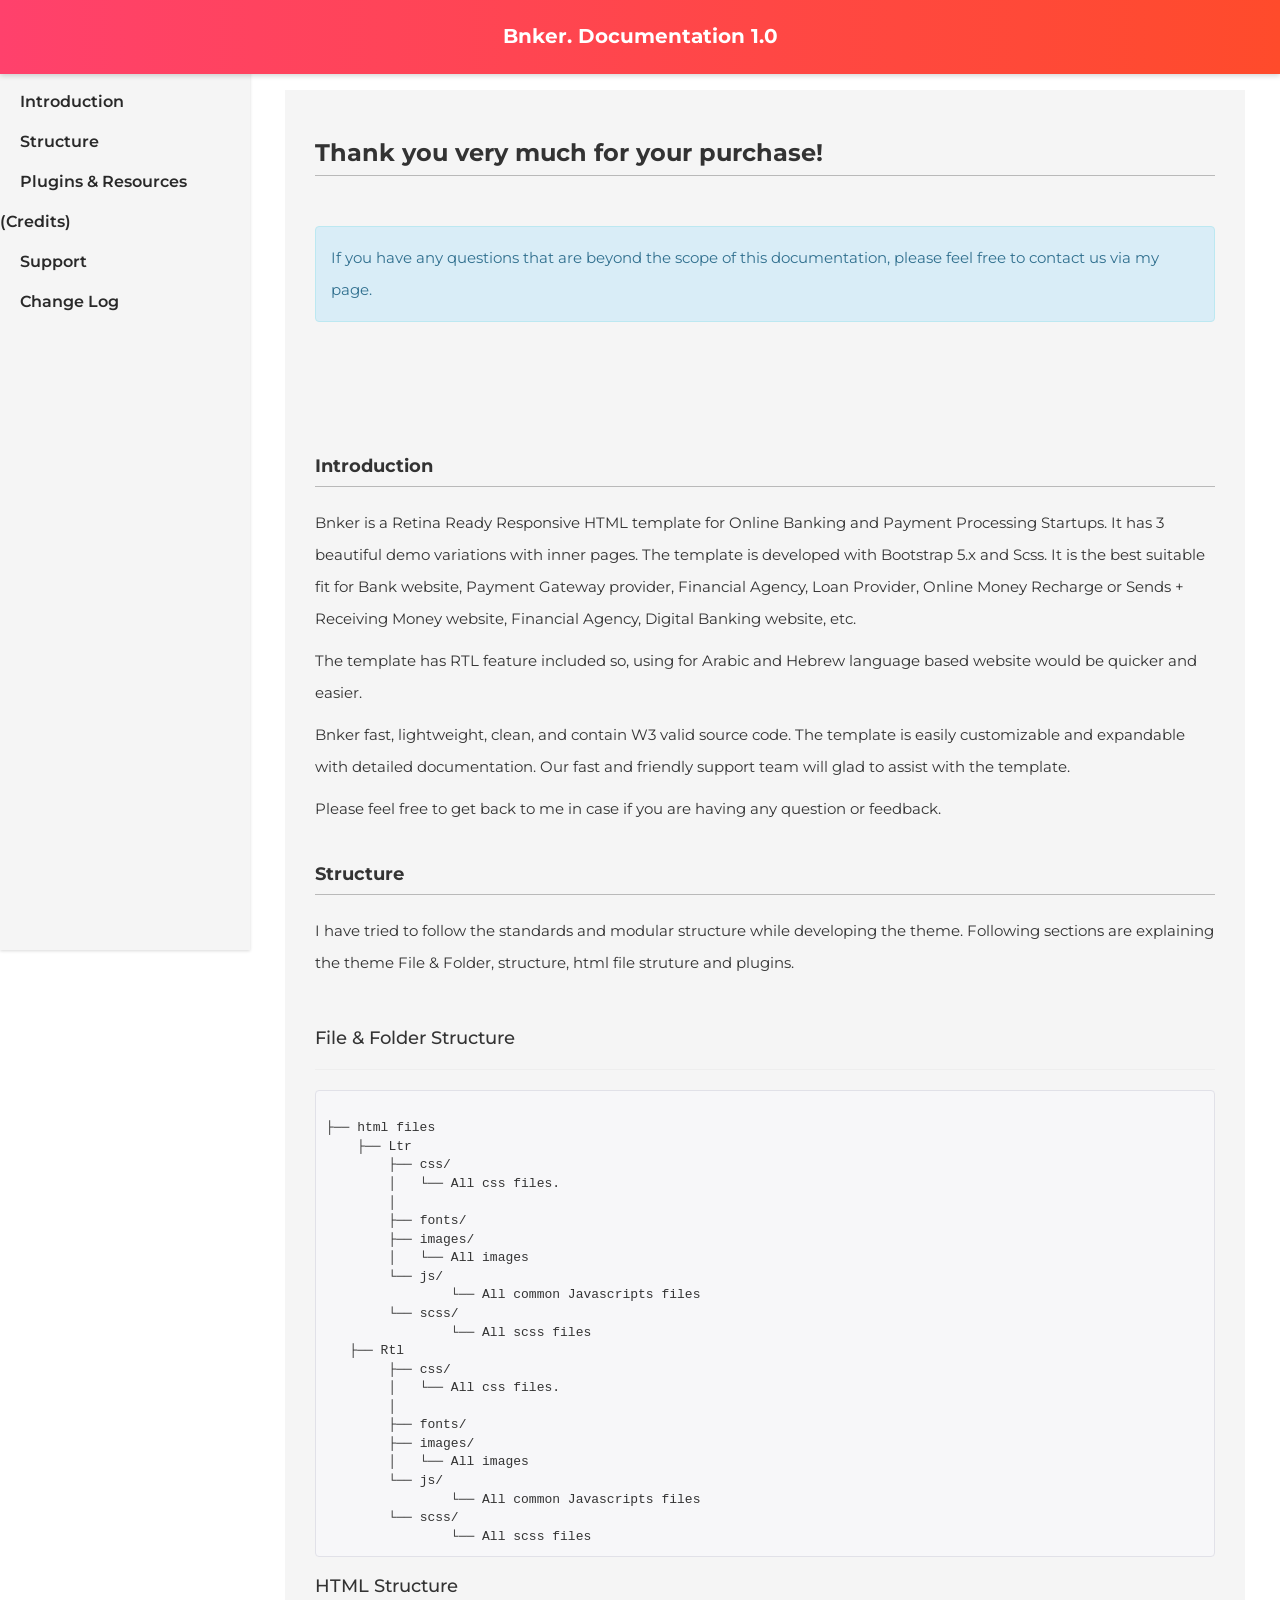
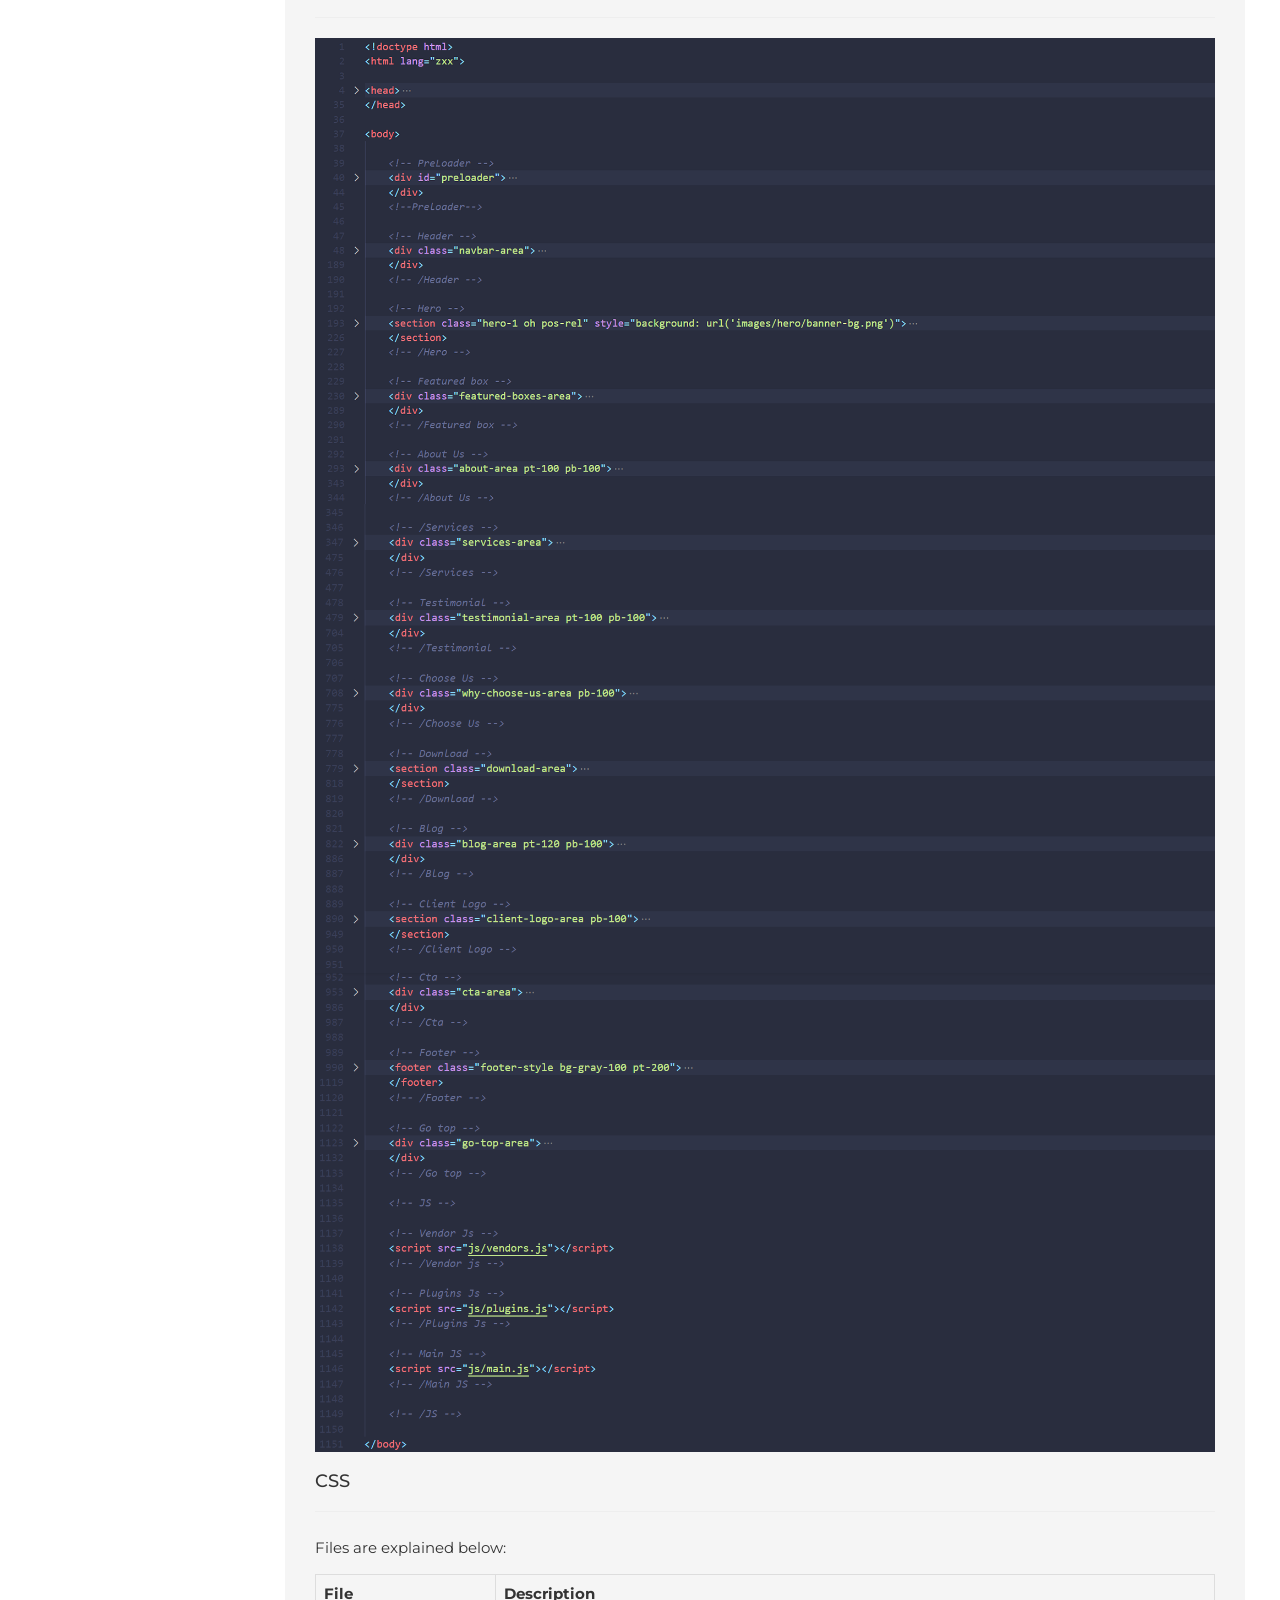
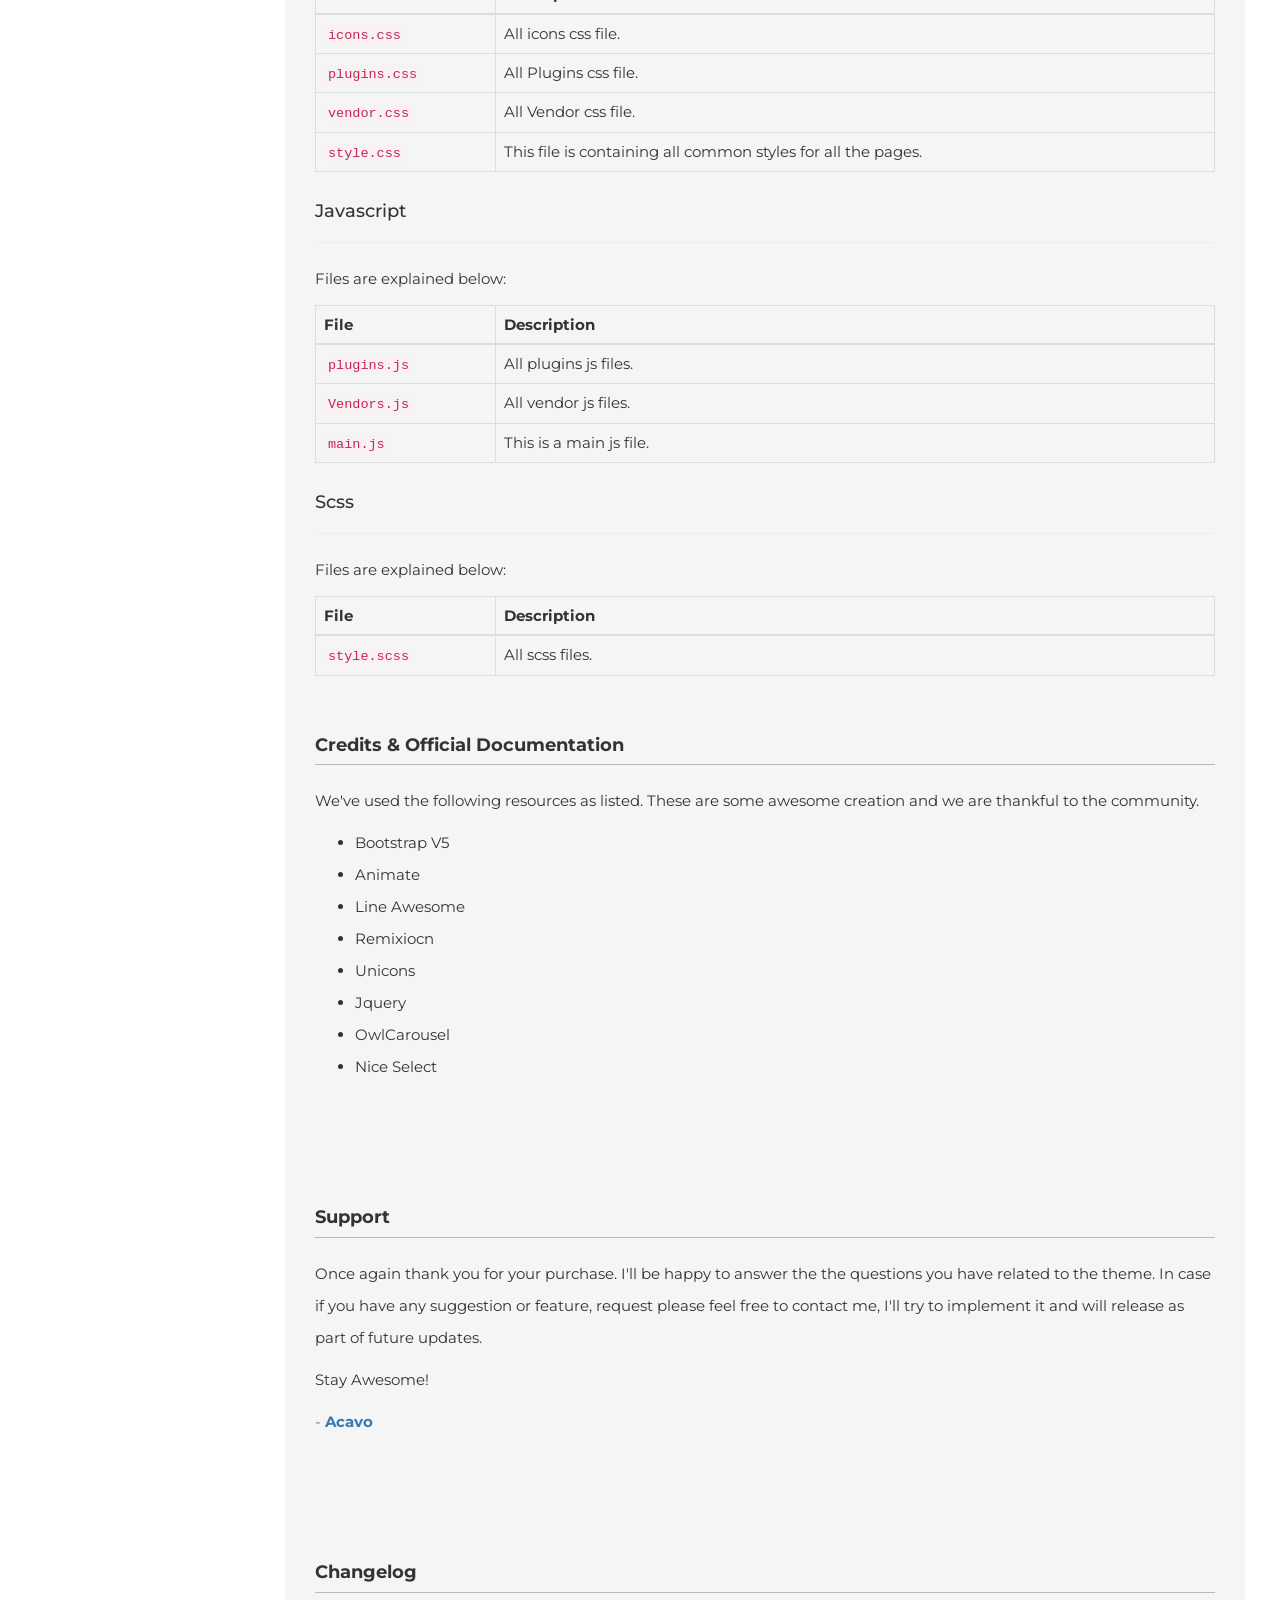
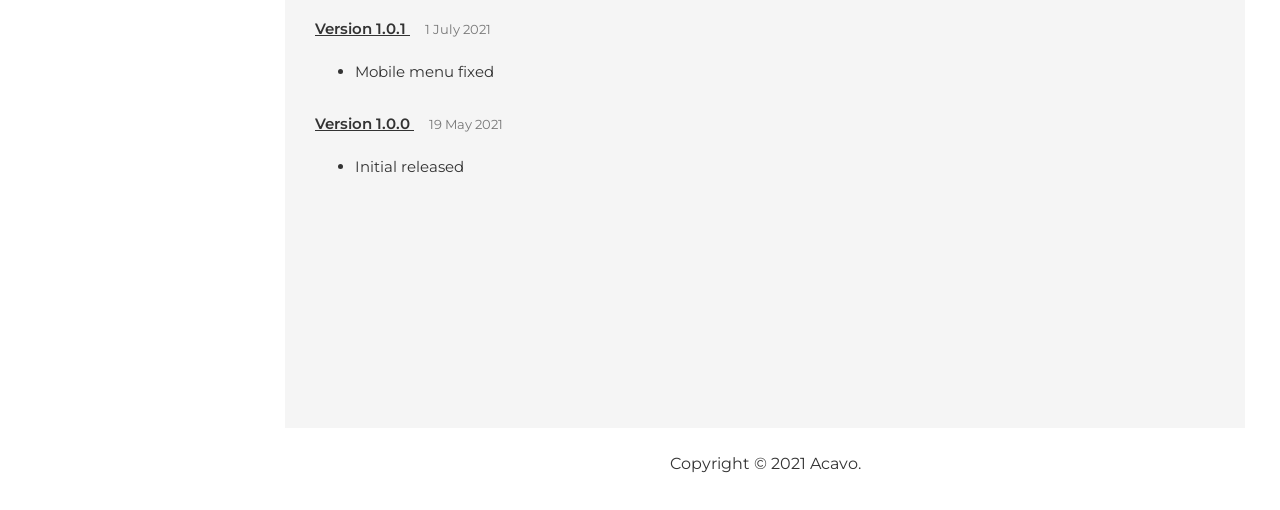
<file: resources/views/Bnker/Documentation/index.html>
<!DOCTYPE html>
<html lang="en">

<head>
	<!-- Meta Tags-->
	<meta charset="utf-8" />
	<!-- SITE TITLE -->
	<title>Bnker. - Banking and Loan HTML Templates</title>
	<meta name="viewport" content="width=device-width, initial-scale=1.0, maximum-scale=1.0, user-scalable=no" />
	<meta content="Responsive Bootstrap Multi-Purpose Landing Page Template" name="description" />
	<meta name="keywords" content="Landing, Bootstrap, Landing page, Template, Registration, Landing">
	<meta content="Acavo" name="author" />
	<meta http-equiv="X-UA-Compatible" content="IE=edge" />

	<link rel="shortcut icon" href="favicon.png">


	<!-- Bootstrap Core CSS -->
	<link href="css/bootstrap.min.css" rel="stylesheet">

	<link rel="stylesheet" type="text/css" href="css/prettify.css" />

	<!-- Custom CSS -->
	<link href="css/styles.css" rel="stylesheet">

</head>

<body>

	<nav class="navbar navbar-default navbar-fixed-top">
		<div class="container-fluid">
			<!-- Brand and toggle get grouped for better mobile display -->
			<div class="text-center">
				<a class="logo" href="#">Bnker. Documentation 1.0</a>
			</div>
		</div><!-- /.container-fluid -->
	</nav>

	<div id="wrapper">

		<!-- Sidebar -->
		<div id="sidebar-wrapper">
			<ul class="sidebar-nav">
				<li>
					<a href="#intro">Introduction</a>
				</li>
				<li>
					<a href="#structure">Structure</a>
				</li>
				<li>
					<a href="#credits">Plugins &amp; Resources (Credits)</a>
				</li>
				<li>
					<a href="#support">Support</a>
				</li>
				<li><a href="#changelog">Change Log</a></li>
			</ul>
		</div>
		<!-- /#sidebar-wrapper -->

		<!-- Page Content -->
		<div id="page-content-wrapper">
			<div class="container-fluid">
				<div class="row">
					<div class="col-lg-12">
						<div class="right-bar">

							<div class="com-container">

								<div id="intro" class="com-container">
									<h3 class="page-header">Thank you very much for your purchase!</h3>

									<div class="p-t-20">
										<div class="alert alert-info">
											<p>If you have any questions that are beyond the scope of this
												documentation, please feel free to contact us via my page.</p>
										</div>
									</div>
								</div>

								<h4 class="page-header">Introduction</h4>

								<p>Bnker is a Retina Ready Responsive HTML template for Online Banking and Payment Processing Startups. It has 3 beautiful demo variations with inner pages. The template is developed with Bootstrap 5.x and Scss. It is the best suitable fit for Bank website, Payment Gateway provider, Financial Agency, Loan Provider, Online Money Recharge or Sends + Receiving Money website, Financial Agency, Digital Banking website, etc.
								</p>
								<P>The template has RTL feature included so, using for Arabic and Hebrew language based website would be quicker and easier.</P>
								<p>Bnker fast, lightweight, clean, and contain W3 valid source code. The template is easily customizable and expandable with detailed documentation. Our fast and friendly support team will glad to assist with the template.</p>
								<p>
									Please feel free to get back to me in case if you are having any question or
									feedback.
								</p>



								<div id="structure" class="com-container">
									<h4 class="page-header">Structure</h4>
									<p>I have tried to follow the standards and modular structure while developing the
										theme. Following sections are explaining the theme File &amp; Folder, structure,
										html file struture and plugins.</p>

									<div class="row p-t-20">
										<div class="col-sm-12">
											<h4>File &amp; Folder Structure</h4>
											<hr />

											<pre class="prettyprint">

├── html files
    ├── Ltr
	├── css/
	│   └── All css files.
	│
	├── fonts/
	├── images/
	│   └── All images
	└── js/
		└── All common Javascripts files
	└── scss/
		└── All scss files
   ├── Rtl
	├── css/
	│   └── All css files.
	│
	├── fonts/
	├── images/
	│   └── All images
	└── js/
		└── All common Javascripts files
	└── scss/
		└── All scss files
</pre>


											<div class="row">
												<div class="col-sm-12 p-t-30">
													<h4>HTML Structure</h4>
													<hr />
													<p>
														<img src="html.png" alt="htnl-img" class="img-responsive">
													</p>
												</div>
											</div>

											<div class="row">
												<div class="col-sm-12 p-t-30">
													<h4>CSS</h4>
													<hr />

													<p class="m-t-20">Files are explained below: </p>

													<table class="table table-bordered m-0">
														<thead>
															<tr>
																<th style="width: 20%;"><i class="ti-file"></i> File
																</th>
																<th>Description</th>
															</tr>
														</thead>
														<tbody>
															<tr>
																<td>
																	<code>icons.css</code>
																</td>
																<td>
																	All icons css file.
																</td>
															</tr>
															<tr>
																<td>
																	<code>plugins.css</code>
																</td>
																<td>
																	All Plugins css file.
																</td>
															</tr>
															<tr>
																<td>
																	<code>vendor.css</code>
																</td>
																<td>
																	All Vendor css file.
																</td>
															</tr>

															<tr>
																<td>
																	<code>style.css</code>
																</td>
																<td>
																	This file is containing all common styles for all
																	the pages.
																</td>
															</tr>


														</tbody>
													</table>

												</div>
											</div>
										</div>

										<div class="col-sm-12 p-t-30">
											<h4>Javascript</h4>
											<hr />

											<p class="m-t-20">Files are explained below: </p>

											<table class="table table-bordered m-0">
												<thead>
													<tr>
														<th style="width: 20%;"><i class="ti-file"></i> File</th>
														<th>Description</th>
													</tr>
												</thead>
												<tbody>
													<tr>
														<td>
															<code>plugins.js</code>
														</td>
														<td>
															All plugins js files.
														</td>
													</tr>
													<tr>
														<td>
															<code>Vendors.js</code>
														</td>
														<td>
															All vendor js files.
														</td>
													</tr>
													<tr>
														<td>
															<code>main.js</code>
														</td>
														<td>
															This is a main js file.
														</td>
													</tr>
												</tbody>
											</table>
										</div>
										<div class="col-sm-12 p-t-30">
											<h4>Scss</h4>
											<hr />

											<p class="m-t-20">Files are explained below: </p>

											<table class="table table-bordered m-0">
												<thead>
													<tr>
														<th style="width: 20%;"><i class="ti-file"></i> File</th>
														<th>Description</th>
													</tr>
												</thead>
												<tbody>
													<tr>
														<td>
															<code>style.scss</code>
														</td>
														<td>
															All scss files.
														</td>
													</tr>
												</tbody>
											</table>
										</div>
									</div>



									<div id="credits" class="com-container">
										<h4 class="page-header">Credits &amp; Official Documentation</h4>
										<p>We've used the following resources as listed. These are some awesome creation
											and we are thankful to the community.</p>

										<ul>
											<li><a href="http://getbootstrap.com/" rel="nofollow"
													target="_blank">Bootstrap V5</a></li>
											<li><a href="https://animate.style/" rel="nofollow"
													target="_blank">Animate</a></li>
											<li><a href="https://icons8.com/line-awesome" rel="nofollow"
													target="_blank">Line Awesome</a></li>
											<li><a href="https://lineicons.com/" rel="nofollow"
													target="_blank">Remixiocn</a></li>
											<li><a href="https://unicons.iconscout.com/release/v3.0.3/css/line.css rel="
													nofollow" target="_blank">Unicons</a></li>
											<li><a href="https://jquery.com/" rel="nofollow" target="_blank">Jquery</a>
											</li>
											<li><a href="https://owlcarousel2.github.io/OwlCarousel2/demos/demos.html"
													rel="nofollow" target="_blank">OwlCarousel</a>
											</li>
											<li><a href="https://github.com/hernansartorio/jquery-nice-select"
													rel="nofollow" target="_blank">Nice Select</a>
											</li>
										</ul>
									</div>

									<div id="support" class="com-container">
										<h4 class="page-header">Support</h4>
										<p class="m-t-20">
											Once again thank you for your purchase. I'll be happy to answer the the
											questions you have related to the theme.
											In case if you have any suggestion or feature, request please feel free to
											contact me, I'll try to implement it and will release as part of future
											updates.
										</p>

										<p>
											Stay Awesome!
										</p>

										<a href="https://themeforest.net/user/acavo/portfolio">
											<p class="text-primary">
												- <strong>Acavo</strong>
											</p>
										</a>
									</div>

									<div id="changelog" class="com-container">

										<h4 class="page-header">Changelog</h4>
										<p style="margin-top: 20px;"><span
											style="text-decoration: underline; font-weight: 600;">Version 1.0.1
										</span> &nbsp;&nbsp;&nbsp;<small class="text-muted"> 1 July 2021</small>
									</p>

									<ul>
										<li>
											Mobile menu fixed
										</li>
									</ul>

										<p style="margin-top: 20px;"><span
												style="text-decoration: underline; font-weight: 600;">Version 1.0.0
											</span> &nbsp;&nbsp;&nbsp;<small class="text-muted"> 19 May 2021</small>
										</p>

										<ul>
											<li>
												Initial released
											</li>
										</ul>

									</div>

								</div>
							</div>
						</div>
					</div>
				</div>
				<!-- /#page-content-wrapper -->

				<div class="text-center">
					<a href="https://themeforest.net/user/acavo/portfolio">
						<p class="copy">Copyright © 2021 Acavo.</p>
					</a>
				</div>
			</div>
			<!-- /#wrapper -->

			<!-- jQuery -->
			<script src="js/jquery.js"></script>

			<!-- Bootstrap Core JavaScript -->
			<script src="js/bootstrap.min.js"></script>

			<script src="js/jquery.easing.min.js"></script>

			<script type="text/javascript" src="js/prettify.js"></script>

			<!-- Menu Toggle Script -->
			<script>
				//jQuery for page scrolling feature - requires jQuery Easing plugin
				$(function () {
					$('.sidebar-nav a').bind('click', function (event) {
						var $anchor = $(this);
						$('html, body').stop().animate({
							scrollTop: $($anchor.attr('href')).offset().top - 100
						}, 1500, 'easeInOutExpo');
						event.preventDefault();
					});
				});
			</script>

</body>

</html>
</file>
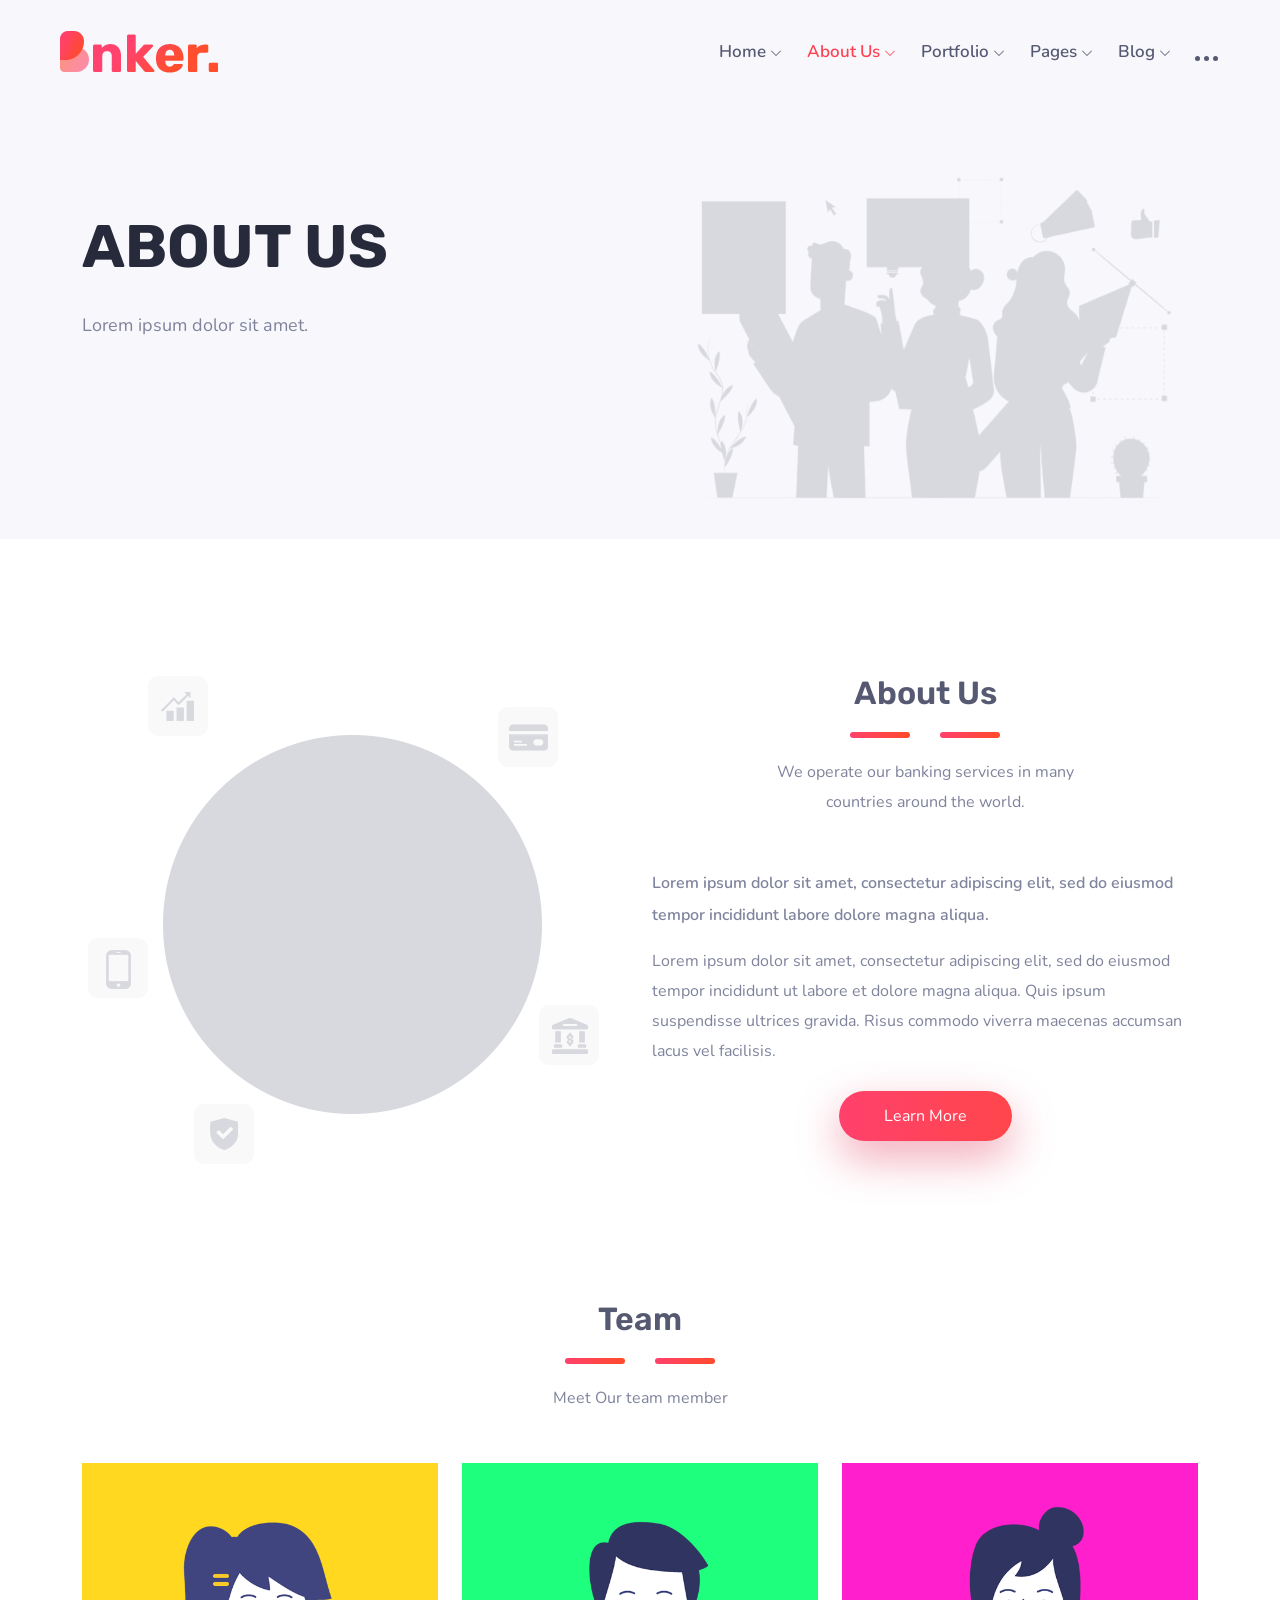
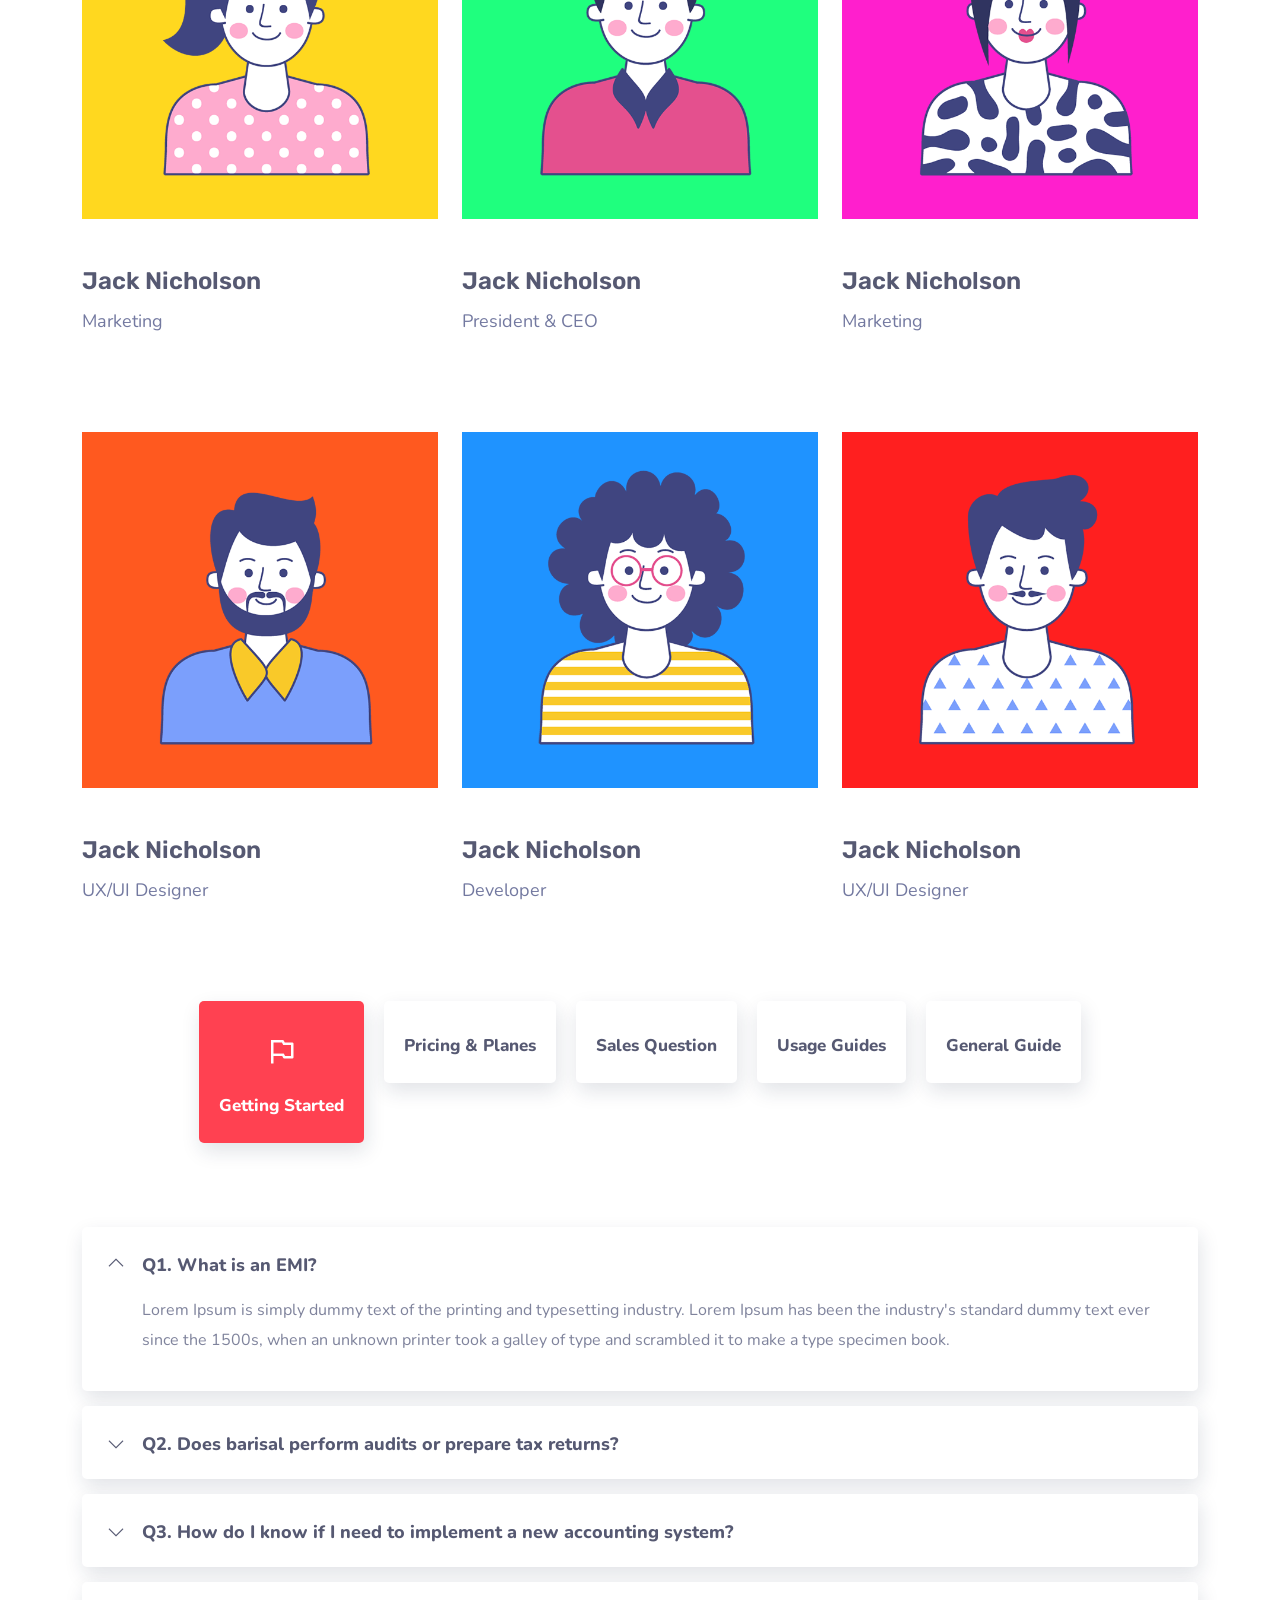
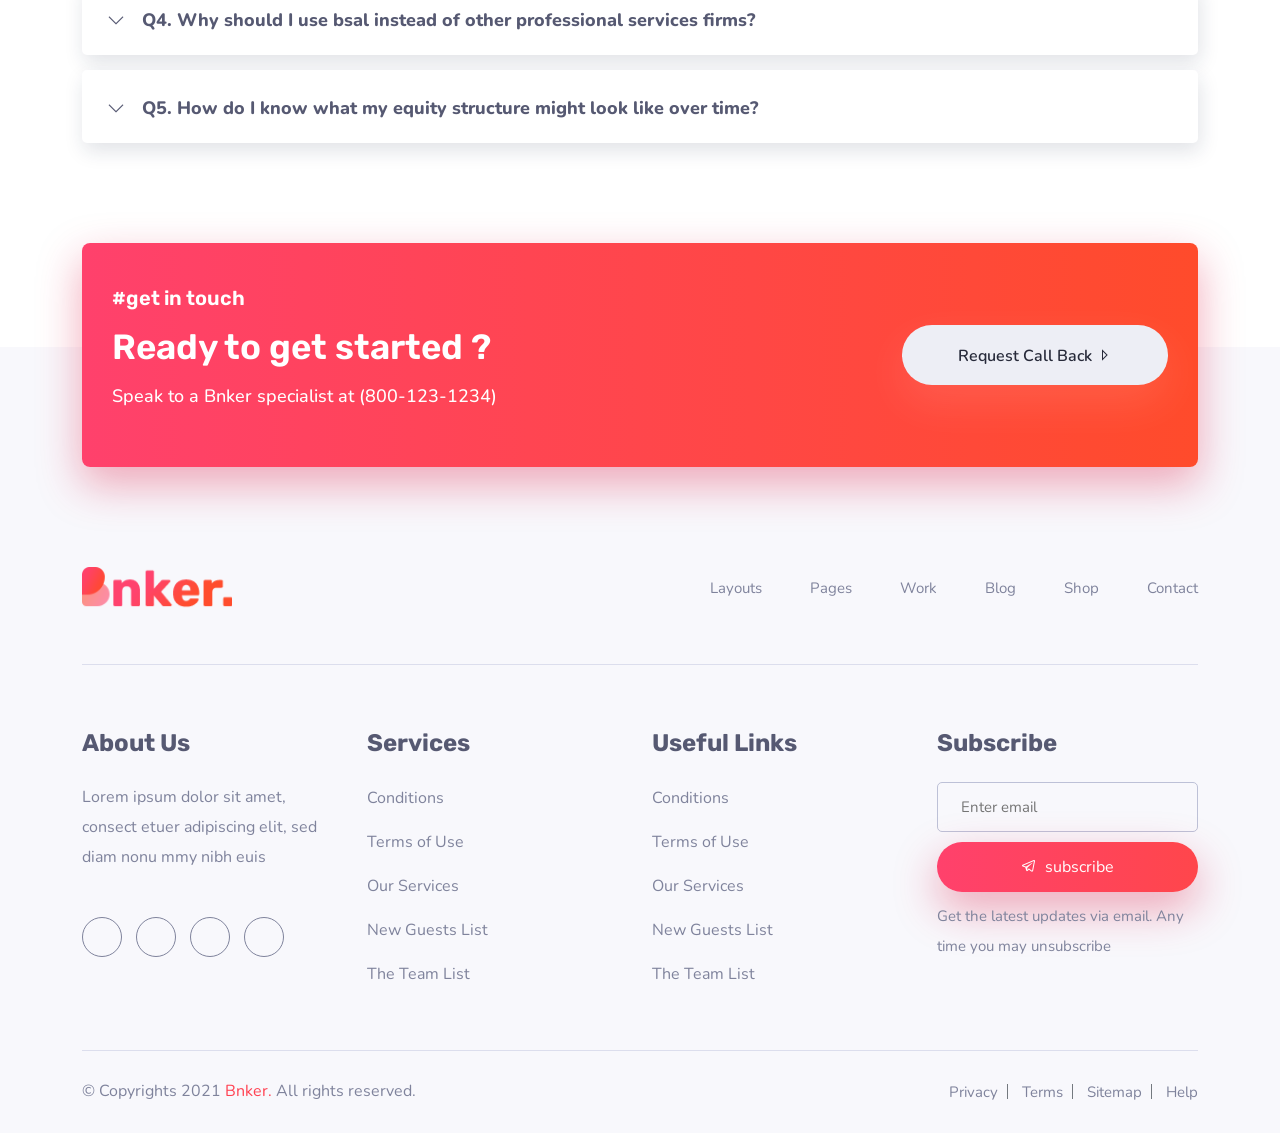
<file: resources/views/Bnker/html/ltr/about-us-1.html>
<!doctype html>
<html lang="zxx">

<head>
    <!-- Required meta tags -->
    <meta charset="utf-8">
    <meta name="viewport" content="width=device-width, initial-scale=1, shrink-to-fit=no">
    <title> Bnker. - Banking and Loan HTML Templates </title>
    <!-- /Required meta tags -->

    <!-- Favicon -->
    <link rel="shortcut icon" href="images/favicon.png" type="image/x-icon">
    <!-- /Favicon -->

    <!-- All CSS -->

    <!-- Vendor Css -->
    <link rel="stylesheet" href="css/vendors.css">
    <!-- /Vendor Css -->

    <!-- Plugin Css -->
    <link rel="stylesheet" href="css/plugins.css">
    <!-- Plugin Css -->

    <!-- Icons Css -->
    <link rel="stylesheet" href="css/icons.css">
    <!-- /Icons Css -->

    <!-- Style Css -->
    <link rel="stylesheet" href="css/style.css">
    <!-- /Style Css -->

    <!-- /All CSS -->

</head>

<body>

    <!-- PreLoader -->
    <div id="preloader">
        <div id="status">
            <div class="spinner"></div>
        </div>
    </div>
    <!--Preloader-->

    <!-- Header -->
    <div class="navbar-area">
        <div class="acavo-responsive-nav">
            <!-- Container -->
            <div class="container">
                <div class="acavo-responsive-menu">
                    <div class="logo">
                        <a href="index.html">
                            <img src="images/logo.png" alt="logo">
                        </a>
                    </div>
                </div>
            </div>
            <!-- /Container -->
        </div>
        <div class="acavo-nav">
            <!-- Container -->
            <div class="container-fluid">
                <nav class="navbar navbar-expand-md navbar-light">
                    <a class="navbar-brand" href="index.html">
                        <img src="images/logo.png" alt="logo">
                    </a>
                    <div class="collapse navbar-collapse mean-menu">
                        <ul class="navbar-nav">
                            <li class="nav-item"><a href="#" class="nav-link">Home <i class='las la-angle-down'></i></a>
                                <ul class="dropdown-menu">
                                    <li class="nav-item"><a href="index.html" class="nav-link">Home 1</a></li>
                                    <li class="nav-item"><a href="index-2.html" class="nav-link">Home 2</a></li>
                                    <li class="nav-item"><a href="index-3.html" class="nav-link">Home 3</a></li>
                                </ul>
                            </li>

                            <li class="nav-item"><a href="#" class="nav-link active">About Us <i
                                        class='las la-angle-down'></i></a>
                                <ul class="dropdown-menu">
                                    <li class="nav-item"><a href="about-us-1.html" class="nav-link active">About Us 1</a></li>
                                    <li class="nav-item"><a href="about-us-2.html" class="nav-link">About Us 2</a></li>
                                </ul>
                            </li>

                            <li class="nav-item"><a href="#" class="nav-link">Portfolio <i class='las la-angle-down'></i></a>
                                <ul class="dropdown-menu">
                                    <li class="nav-item"><a href="portfolio.html" class="nav-link">Portfolio</a></li>
                                    <li class="nav-item"><a href="portfolio-detail.html" class="nav-link">Portfolio
                                            Details</a></li>
                                </ul>
                            </li>

                            <li class="nav-item"><a href="#" class="nav-link">Pages <i
                                        class='las la-angle-down'></i></a>
                                <ul class="dropdown-menu">
                                    <li class="nav-item"><a href="faq.html" class="nav-link">FAQ</a></li>
                                    <li class="nav-item"><a href="team.html" class="nav-link">Team</a></li>
                                    <li class="nav-item"><a href="contact.html" class="nav-link">Contact</a></li>
                                    <li class="nav-item"><a href="#" class="nav-link">Auth Page <i
                                                class='las la-angle-right'></i></a>
                                        <ul class="dropdown-menu">
                                            <li class="nav-item"><a href="login.html" class="nav-link">Login</a></li>
                                            <li class="nav-item"><a href="signup.html" class="nav-link">Sing Up</a></li>
                                            <li class="nav-item"><a href="recover.html"
                                                    class="nav-link">Recover</a>
                                            </li>
                                        </ul>
                                    </li>
                                                                            <li class="nav-item"><a href="pricing.html" class="nav-link">Pricing</a></li>
                                        <li class="nav-item"><a href="404.html" class="nav-link">404</a></li>
                                    <li class="nav-item"><a href="coming-soon.html" class="nav-link">Coming Soon</a>
                                    </li>
                                    <li class="nav-item"><a href="loan-calculation.html" class="nav-link">Loan
                                            Calculation</a></li>
                                    <li class="nav-item"><a href="loans.html" class="nav-link">Loan Form</a></li>
                                    <li class="nav-item"><a href="open-account.html" class="nav-link">Open Account</a>
                                    </li>
                                    <li class="nav-item"><a href="privacy-policy.html" class="nav-link">Privacy
                                            Policy</a></li>
                                    <li class="nav-item"><a href="testimonials.html" class="nav-link">Testimonials</a>
                                    </li>
                                </ul>
                            </li>

                            <li class="nav-item"><a href="#" class="nav-link">Blog <i class='las la-angle-down'></i></a>
                                <ul class="dropdown-menu">
                                    <li class="nav-item"><a href="blog.html" class="nav-link">Blog</a></li>
                                    <li class="nav-item"><a href="blog-grid.html" class="nav-link">Blog Grid</a></li>
                                    <li class="nav-item"><a href="blog-single-sidebar.html" class="nav-link">Blog Single
                                            Sidebar</a>
                                    </li>
                                    <li class="nav-item"><a href="blog-single.html" class="nav-link">Blog Single</a>
                                    </li>
                                </ul>
                            </li>
                        </ul>
                        <div class="others-option d-flex align-items-center">
                            <div class="option-item">
                                <form class="search-box">
                                    <input type="text" class="input-search" placeholder="Search for anything">
                                    <button type="submit"><i class="uil uil-search-alt"></i></button>
                                </form>
                            </div>
                            <div class="option-item">
                                <a href="contact.html" class="btn theme-btn-1">Get
                                    Started <i class="las la-angle-right"></i></a>
                            </div>
                        </div>
                    </div>
                </nav>
            </div>
            <!-- /Container -->
        </div>
        <div class="others-option-for-responsive">
            <!-- Container -->
            <div class="container">
                <div class="dot-menu">
                    <div class="inner">
                        <div class="circle circle-one"></div>
                        <div class="circle circle-two"></div>
                        <div class="circle circle-three"></div>
                    </div>
                </div>
                <!-- Container -->
                <div class="container">
                    <div class="option-inner">
                        <div class="others-option">
                            <div class="option-item">
                                <form class="search-box">
                                    <input type="text" class="input-search" placeholder="Search for anything">
                                    <button type="submit"><i class="flaticon-loupe"></i></button>
                                </form>
                            </div>

                            <div class="option-item">
                                <a href="contact.html" class="btn theme-btn-1"><i class="las la-angle-right"></i>Get
                                    Started</a>
                            </div>
                        </div>
                    </div>
                </div>
                <!-- /Container -->
            </div>
            <!-- /Container -->
        </div>
    </div>
    <!-- /Header -->

    <!-- Breadcrumb -->
    <div class="banner-section position-relative">
        <!-- Container -->
        <div class="container">
            <!-- row -->
            <div class="row">
                <!-- col  -->
                <div class="col-md-6">
                    <div class="banner-content banner-padding">
                        <h3 class="title">ABOUT US</h3>
                        <p>Lorem ipsum dolor sit amet.
                        </p>
                    </div>
                </div>
                <!-- /col -->
                <!-- col -->
                <div class="col-md-6 mt-7 mt-md-0">
                    <div class="banner-content scene banner-img">
                        <div data-depth="0.2">
                            <img src="images/bg/2.png" alt="img" />
                        </div>
                    </div>
                </div>
                <!-- /col -->
            </div>
            <!-- /row -->
        </div>
        <!-- /Container -->
    </div>
    <!-- /Breadcrumb -->

    <!-- About Us -->
    <div class="about-area pt-100">
        <!-- Container -->
        <div class="container">
            <!-- row -->
            <div class="row">
                <!-- col -->
                <div class="col-lg-6 align-self-center">
                    <div class="mb-20">
                        <img src="images/bg/about.png" class="img-fluid  wow fadeInLeft animated" data-wow-delay="0.2s"
                            alt="image">
                    </div>
                </div>
                <!-- /col -->
                <!-- col -->
                <div class="col-lg-6">
                    <div class="about-content warp">
                        <!-- row -->
                        <div class="row justify-content-center text-center">
                            <!-- col -->
                            <div class="col-lg-8 col-md-12 mb-50">
                                <div class="section-title">
                                    <h2 class="title">About Us</h2>
                                    <div class="title-bdr">
                                        <div class="left-bdr"></div>
                                        <div class="right-bdr"></div>
                                    </div>
                                    <p>We operate our banking services in many countries around the world.</p>
                                </div>
                            </div>
                            <!-- /col -->
                        </div>
                        <!-- /row -->
                        <strong>Lorem ipsum dolor sit amet, consectetur adipiscing elit, sed do eiusmod tempor
                            incididunt labore dolore magna aliqua.</strong>
                        <p>Lorem ipsum dolor sit amet, consectetur adipiscing elit, sed do eiusmod tempor incididunt ut
                            labore et dolore magna aliqua. Quis ipsum suspendisse ultrices gravida. Risus commodo
                            viverra maecenas accumsan lacus vel facilisis.</p>

                        <div class="about-btn justify-content-center text-center">
                            <a href="#" class="btn theme-btn-1">
                                Learn More
                            </a>
                        </div>
                    </div>
                </div>
                <!-- /col -->
            </div>
            <!-- /row -->
        </div>
        <!-- /Container -->
    </div>
    <!-- /About Us -->

    <!-- Team -->
    <div class="team-style pt-100">
        <!-- Container -->
        <div class="container">
            <!-- row -->
            <div class="row justify-content-center text-center">
                <!-- col -->
                <div class="col-lg-8 col-md-12 mb-50">
                    <div class="section-title">
                        <h2 class="title">Team</h2>
                        <div class="title-bdr">
                            <div class="left-bdr"></div>
                            <div class="right-bdr"></div>
                        </div>
                        <p>Meet Our team member</p>
                    </div>
                </div>
                <!-- /col -->
            </div>
            <!-- /row -->
            <!-- row -->
            <div class="row">
                <!-- col -->
                <div class="col-lg-4 col-md-6 col-sm-12 team-block">
                    <div class="team-block-3">
                        <div class="image-holder">
                            <figure class="image-box"><img src="images/team/team-1.png" alt=""></figure>
                            <ul class="social-list">
                                <li><a href="#"><i class="ri-facebook-fill"></i></a></li>
                                <li><a href="#"><i class="ri-twitter-line"></i></a></li>
                                <li><a href="#"><i class="ri-instagram-line"></i></a></li>
                                <li><a href="#"><i class="ri-dribbble-fill"></i></a></li>
                            </ul>
                        </div>
                        <div class="lower-content">
                            <h3><a href="#">Jack Nicholson</a></h3>
                            <span class="designation">Marketing</span>
                        </div>
                    </div>
                </div>
                <!-- /col -->
                <!-- col -->
                <div class="col-lg-4 col-md-6 col-sm-12 team-block">
                    <div class="team-block-3">
                        <div class="image-holder">
                            <figure class="image-box"><img src="images/team/team-2.png" alt=""></figure>
                            <ul class="social-list">
                                <li><a href="#"><i class="ri-facebook-fill"></i></a></li>
                                <li><a href="#"><i class="ri-twitter-line"></i></a></li>
                                <li><a href="#"><i class="ri-instagram-line"></i></a></li>
                                <li><a href="#"><i class="ri-dribbble-fill"></i></a></li>
                            </ul>
                        </div>
                        <div class="lower-content">
                            <h3><a href="#">Jack Nicholson</a></h3>
                            <span class="designation">President & CEO</span>
                        </div>
                    </div>
                </div>
                <!-- /col -->
                <!-- col -->
                <div class="col-lg-4 col-md-6 col-sm-12 team-block">
                    <div class="team-block-3">
                        <div class="image-holder">
                            <figure class="image-box"><img src="images/team/team-3.png" alt=""></figure>
                            <ul class="social-list">
                                <li><a href="#"><i class="ri-facebook-fill"></i></a></li>
                                <li><a href="#"><i class="ri-twitter-line"></i></a></li>
                                <li><a href="#"><i class="ri-instagram-line"></i></a></li>
                                <li><a href="#"><i class="ri-dribbble-fill"></i></a></li>
                            </ul>
                        </div>
                        <div class="lower-content">
                            <h3><a href="#">Jack Nicholson</a></h3>
                            <span class="designation">Marketing</span>
                        </div>
                    </div>
                </div>
                <!-- /col -->
                <!-- col -->
                <div class="col-lg-4 col-md-6 col-sm-12 team-block">
                    <div class="team-block-3">
                        <div class="image-holder">
                            <figure class="image-box"><img src="images/team/team-4.png" alt=""></figure>
                            <ul class="social-list">
                                <li><a href="#"><i class="ri-facebook-fill"></i></a></li>
                                <li><a href="#"><i class="ri-twitter-line"></i></a></li>
                                <li><a href="#"><i class="ri-instagram-line"></i></a></li>
                                <li><a href="#"><i class="ri-dribbble-fill"></i></a></li>
                            </ul>
                        </div>
                        <div class="lower-content">
                            <h3><a href="#">Jack Nicholson</a></h3>
                            <span class="designation">UX/UI Designer</span>
                        </div>
                    </div>
                </div>
                <!-- /col -->
                <!-- col -->
                <div class="col-lg-4 col-md-6 col-sm-12 team-block">
                    <div class="team-block-3">
                        <div class="image-holder">
                            <figure class="image-box"><img src="images/team/team-5.png" alt=""></figure>
                            <ul class="social-list">
                                <li><a href="#"><i class="ri-facebook-fill"></i></a></li>
                                <li><a href="#"><i class="ri-twitter-line"></i></a></li>
                                <li><a href="#"><i class="ri-instagram-line"></i></a></li>
                                <li><a href="#"><i class="ri-dribbble-fill"></i></a></li>
                            </ul>
                        </div>
                        <div class="lower-content">
                            <h3><a href="#">Jack Nicholson</a></h3>
                            <span class="designation">Developer</span>
                        </div>
                    </div>
                </div>
                <!-- /col -->
                <!-- col -->
                <div class="col-lg-4 col-md-6 col-sm-12 team-block">
                    <div class="team-block-3">
                        <div class="image-holder">
                            <figure class="image-box"><img src="images/team/team-6.png" alt=""></figure>
                            <ul class="social-list">
                                <li><a href="#"><i class="ri-facebook-fill"></i></a></li>
                                <li><a href="#"><i class="ri-twitter-line"></i></a></li>
                                <li><a href="#"><i class="ri-instagram-line"></i></a></li>
                                <li><a href="#"><i class="ri-dribbble-fill"></i></a></li>
                            </ul>
                        </div>
                        <div class="lower-content">
                            <h3><a href="#">Jack Nicholson</a></h3>
                            <span class="designation">UX/UI Designer</span>
                        </div>
                    </div>
                </div>
                <!-- /col -->
            </div>
            <!-- /row -->
        </div>
        <!-- /Container -->
    </div>
    <!-- /Team -->

        <!-- FAQ -->
        <div class="faq-area pb-100">
            <!-- Container -->
            <div class="container">
                <div class="tab faq-accordion-tab">
                    <ul class="tabs d-flex flex-wrap justify-content-center">
                        <li class="mb-4"><a href="#"><i class="ri-flag-line"></i> <span>Getting Started</span></a></li>
    
                        <li class="mb-4"><a href="#"><i class="uil uil-money-bill"></i> <span>Pricing & Planes</span></a></li>
    
                        <li class="mb-4"><a href="#"><i class="uil uil-shopping-bag"></i> <span>Sales Question</span></a></li>
    
                        <li class="mb-4"><a href="#"><i class="uil uil-book-open"></i> <span>Usage Guides</span></a></li>
    
                        <li class="mb-4"><a href="#"><i class="uil uil-info-circle"></i> <span>General Guide</span></a></li>
                    </ul>
    
                    <div class="tab-content">
                        <div class="tabs-item">
                            <div class="faq-accordion">
                                <ul class="accordion">
                                    <li class="accordion-item">
                                        <a class="accordion-title active" href="javascript:void(0)">
                                            <i class='las la-angle-down'></i>
                                            Q1. What is an EMI?
                                        </a>
    
                                        <div class="accordion-content show">
                                            <p>Lorem Ipsum is simply dummy text of the printing and typesetting industry.
                                                Lorem Ipsum has been the industry's standard dummy text ever since the
                                                1500s, when an unknown printer took a galley of type and scrambled it to
                                                make a type specimen book.</p>
                                        </div>
                                    </li>
    
                                    <li class="accordion-item">
                                        <a class="accordion-title" href="javascript:void(0)">
                                            <i class='las la-angle-down'></i>
                                            Q2. Does barisal perform audits or prepare tax returns?
                                        </a>
    
                                        <div class="accordion-content">
                                            <p>Lorem Ipsum is simply dummy text of the printing and typesetting industry.
                                                Lorem Ipsum has been the industry's standard dummy text ever since the
                                                1500s, when an unknown printer took a galley of type and scrambled it to
                                                make a type specimen book.</p>
                                        </div>
                                    </li>
    
                                    <li class="accordion-item">
                                        <a class="accordion-title" href="javascript:void(0)">
                                            <i class='las la-angle-down'></i>
                                            Q3. How do I know if I need to implement a new accounting system?
                                        </a>
    
                                        <div class="accordion-content">
                                            <p>Lorem Ipsum is simply dummy text of the printing and typesetting industry.
                                                Lorem Ipsum has been the industry's standard dummy text ever since the
                                                1500s, when an unknown printer took a galley of type and scrambled it to
                                                make a type specimen book.</p>
                                        </div>
                                    </li>
    
                                    <li class="accordion-item">
                                        <a class="accordion-title" href="javascript:void(0)">
                                            <i class='las la-angle-down'></i>
                                            Q4. Why should I use bsal instead of other professional services firms?
                                        </a>
    
                                        <div class="accordion-content">
                                            <p>Lorem Ipsum is simply dummy text of the printing and typesetting industry.
                                                Lorem Ipsum has been the industry's standard dummy text ever since the
                                                1500s, when an unknown printer took a galley of type and scrambled it to
                                                make a type specimen book.</p>
                                        </div>
                                    </li>
    
                                    <li class="accordion-item">
                                        <a class="accordion-title" href="javascript:void(0)">
                                            <i class='las la-angle-down'></i>
                                            Q5. How do I know what my equity structure might look like over time?
                                        </a>
    
                                        <div class="accordion-content">
                                            <p>Lorem Ipsum is simply dummy text of the printing and typesetting industry.
                                                Lorem Ipsum has been the industry's standard dummy text ever since the
                                                1500s, when an unknown printer took a galley of type and scrambled it to
                                                make a type specimen book.</p>
                                        </div>
                                    </li>
                                </ul>
                            </div>
                        </div>
    
                        <div class="tabs-item">
                            <div class="faq-accordion">
                                <ul class="accordion">
                                    <li class="accordion-item">
                                        <a class="accordion-title active" href="javascript:void(0)">
                                            <i class='las la-angle-down'></i>
                                            Q1. What is an EMI?
                                        </a>
    
                                        <div class="accordion-content show">
                                            <p>Lorem Ipsum is simply dummy text of the printing and typesetting industry.
                                                Lorem Ipsum has been the industry's standard dummy text ever since the
                                                1500s, when an unknown printer took a galley of type and scrambled it to
                                                make a type specimen book.</p>
                                        </div>
                                    </li>
    
                                    <li class="accordion-item">
                                        <a class="accordion-title" href="javascript:void(0)">
                                            <i class='las la-angle-down'></i>
                                            Q2. Does barisal perform audits or prepare tax returns?
                                        </a>
    
                                        <div class="accordion-content">
                                            <p>Lorem Ipsum is simply dummy text of the printing and typesetting industry.
                                                Lorem Ipsum has been the industry's standard dummy text ever since the
                                                1500s, when an unknown printer took a galley of type and scrambled it to
                                                make a type specimen book.</p>
                                        </div>
                                    </li>
    
                                    <li class="accordion-item">
                                        <a class="accordion-title" href="javascript:void(0)">
                                            <i class='las la-angle-down'></i>
                                            Q3. How do I know if I need to implement a new accounting system?
                                        </a>
    
                                        <div class="accordion-content">
                                            <p>Lorem Ipsum is simply dummy text of the printing and typesetting industry.
                                                Lorem Ipsum has been the industry's standard dummy text ever since the
                                                1500s, when an unknown printer took a galley of type and scrambled it to
                                                make a type specimen book.</p>
                                        </div>
                                    </li>
    
                                    <li class="accordion-item">
                                        <a class="accordion-title" href="javascript:void(0)">
                                            <i class='las la-angle-down'></i>
                                            Q4. Why should I use bsal instead of other professional services firms?
                                        </a>
    
                                        <div class="accordion-content">
                                            <p>Lorem Ipsum is simply dummy text of the printing and typesetting industry.
                                                Lorem Ipsum has been the industry's standard dummy text ever since the
                                                1500s, when an unknown printer took a galley of type and scrambled it to
                                                make a type specimen book.</p>
                                        </div>
                                    </li>
    
                                    <li class="accordion-item">
                                        <a class="accordion-title" href="javascript:void(0)">
                                            <i class='las la-angle-down'></i>
                                            Q5. How do I know what my equity structure might look like over time?
                                        </a>
    
                                        <div class="accordion-content">
                                            <p>Lorem Ipsum is simply dummy text of the printing and typesetting industry.
                                                Lorem Ipsum has been the industry's standard dummy text ever since the
                                                1500s, when an unknown printer took a galley of type and scrambled it to
                                                make a type specimen book.</p>
                                        </div>
                                    </li>
                                </ul>
                            </div>
                        </div>
                        <div class="tabs-item">
                            <div class="faq-accordion">
                                <ul class="accordion">
                                    <li class="accordion-item">
                                        <a class="accordion-title active" href="javascript:void(0)">
                                            <i class='las la-angle-down'></i>
                                            Q1. What is an EMI?
                                        </a>
    
                                        <div class="accordion-content show">
                                            <p>Lorem Ipsum is simply dummy text of the printing and typesetting industry.
                                                Lorem Ipsum has been the industry's standard dummy text ever since the
                                                1500s, when an unknown printer took a galley of type and scrambled it to
                                                make a type specimen book.</p>
                                        </div>
                                    </li>
    
                                    <li class="accordion-item">
                                        <a class="accordion-title" href="javascript:void(0)">
                                            <i class='las la-angle-down'></i>
                                            Q2. Does barisal perform audits or prepare tax returns?
                                        </a>
    
                                        <div class="accordion-content">
                                            <p>Lorem Ipsum is simply dummy text of the printing and typesetting industry.
                                                Lorem Ipsum has been the industry's standard dummy text ever since the
                                                1500s, when an unknown printer took a galley of type and scrambled it to
                                                make a type specimen book.</p>
                                        </div>
                                    </li>
    
                                    <li class="accordion-item">
                                        <a class="accordion-title" href="javascript:void(0)">
                                            <i class='las la-angle-down'></i>
                                            Q3. How do I know if I need to implement a new accounting system?
                                        </a>
    
                                        <div class="accordion-content">
                                            <p>Lorem Ipsum is simply dummy text of the printing and typesetting industry.
                                                Lorem Ipsum has been the industry's standard dummy text ever since the
                                                1500s, when an unknown printer took a galley of type and scrambled it to
                                                make a type specimen book.</p>
                                        </div>
                                    </li>
    
                                    <li class="accordion-item">
                                        <a class="accordion-title" href="javascript:void(0)">
                                            <i class='las la-angle-down'></i>
                                            Q4. Why should I use bsal instead of other professional services firms?
                                        </a>
    
                                        <div class="accordion-content">
                                            <p>Lorem Ipsum is simply dummy text of the printing and typesetting industry.
                                                Lorem Ipsum has been the industry's standard dummy text ever since the
                                                1500s, when an unknown printer took a galley of type and scrambled it to
                                                make a type specimen book.</p>
                                        </div>
                                    </li>
    
                                    <li class="accordion-item">
                                        <a class="accordion-title" href="javascript:void(0)">
                                            <i class='las la-angle-down'></i>
                                            Q5. How do I know what my equity structure might look like over time?
                                        </a>
    
                                        <div class="accordion-content">
                                            <p>Lorem Ipsum is simply dummy text of the printing and typesetting industry.
                                                Lorem Ipsum has been the industry's standard dummy text ever since the
                                                1500s, when an unknown printer took a galley of type and scrambled it to
                                                make a type specimen book.</p>
                                        </div>
                                    </li>
                                </ul>
                            </div>
                        </div>
                        <div class="tabs-item">
                            <div class="faq-accordion">
                                <ul class="accordion">
                                    <li class="accordion-item">
                                        <a class="accordion-title active" href="javascript:void(0)">
                                            <i class='las la-angle-down'></i>
                                            Q1. What is an EMI?
                                        </a>
    
                                        <div class="accordion-content show">
                                            <p>Lorem Ipsum is simply dummy text of the printing and typesetting industry.
                                                Lorem Ipsum has been the industry's standard dummy text ever since the
                                                1500s, when an unknown printer took a galley of type and scrambled it to
                                                make a type specimen book.</p>
                                        </div>
                                    </li>
    
                                    <li class="accordion-item">
                                        <a class="accordion-title" href="javascript:void(0)">
                                            <i class='las la-angle-down'></i>
                                            Q2. Does barisal perform audits or prepare tax returns?
                                        </a>
    
                                        <div class="accordion-content">
                                            <p>Lorem Ipsum is simply dummy text of the printing and typesetting industry.
                                                Lorem Ipsum has been the industry's standard dummy text ever since the
                                                1500s, when an unknown printer took a galley of type and scrambled it to
                                                make a type specimen book.</p>
                                        </div>
                                    </li>
    
                                    <li class="accordion-item">
                                        <a class="accordion-title" href="javascript:void(0)">
                                            <i class='las la-angle-down'></i>
                                            Q3. How do I know if I need to implement a new accounting system?
                                        </a>
    
                                        <div class="accordion-content">
                                            <p>Lorem Ipsum is simply dummy text of the printing and typesetting industry.
                                                Lorem Ipsum has been the industry's standard dummy text ever since the
                                                1500s, when an unknown printer took a galley of type and scrambled it to
                                                make a type specimen book.</p>
                                        </div>
                                    </li>
    
                                    <li class="accordion-item">
                                        <a class="accordion-title" href="javascript:void(0)">
                                            <i class='las la-angle-down'></i>
                                            Q4. Why should I use bsal instead of other professional services firms?
                                        </a>
    
                                        <div class="accordion-content">
                                            <p>Lorem Ipsum is simply dummy text of the printing and typesetting industry.
                                                Lorem Ipsum has been the industry's standard dummy text ever since the
                                                1500s, when an unknown printer took a galley of type and scrambled it to
                                                make a type specimen book.</p>
                                        </div>
                                    </li>
    
                                    <li class="accordion-item">
                                        <a class="accordion-title" href="javascript:void(0)">
                                            <i class='las la-angle-down'></i>
                                            Q5. How do I know what my equity structure might look like over time?
                                        </a>
    
                                        <div class="accordion-content">
                                            <p>Lorem Ipsum is simply dummy text of the printing and typesetting industry.
                                                Lorem Ipsum has been the industry's standard dummy text ever since the
                                                1500s, when an unknown printer took a galley of type and scrambled it to
                                                make a type specimen book.</p>
                                        </div>
                                    </li>
                                </ul>
                            </div>
                        </div>
                        <div class="tabs-item">
                            <div class="faq-accordion">
                                <ul class="accordion">
                                    <li class="accordion-item">
                                        <a class="accordion-title active" href="javascript:void(0)">
                                            <i class='las la-angle-down'></i>
                                            Q1. What is an EMI?
                                        </a>
    
                                        <div class="accordion-content show">
                                            <p>Lorem Ipsum is simply dummy text of the printing and typesetting industry.
                                                Lorem Ipsum has been the industry's standard dummy text ever since the
                                                1500s, when an unknown printer took a galley of type and scrambled it to
                                                make a type specimen book.</p>
                                        </div>
                                    </li>
    
                                    <li class="accordion-item">
                                        <a class="accordion-title" href="javascript:void(0)">
                                            <i class='las la-angle-down'></i>
                                            Q2. Does barisal perform audits or prepare tax returns?
                                        </a>
    
                                        <div class="accordion-content">
                                            <p>Lorem Ipsum is simply dummy text of the printing and typesetting industry.
                                                Lorem Ipsum has been the industry's standard dummy text ever since the
                                                1500s, when an unknown printer took a galley of type and scrambled it to
                                                make a type specimen book.</p>
                                        </div>
                                    </li>
    
                                    <li class="accordion-item">
                                        <a class="accordion-title" href="javascript:void(0)">
                                            <i class='las la-angle-down'></i>
                                            Q3. How do I know if I need to implement a new accounting system?
                                        </a>
    
                                        <div class="accordion-content">
                                            <p>Lorem Ipsum is simply dummy text of the printing and typesetting industry.
                                                Lorem Ipsum has been the industry's standard dummy text ever since the
                                                1500s, when an unknown printer took a galley of type and scrambled it to
                                                make a type specimen book.</p>
                                        </div>
                                    </li>
    
                                    <li class="accordion-item">
                                        <a class="accordion-title" href="javascript:void(0)">
                                            <i class='las la-angle-down'></i>
                                            Q4. Why should I use bsal instead of other professional services firms?
                                        </a>
    
                                        <div class="accordion-content">
                                            <p>Lorem Ipsum is simply dummy text of the printing and typesetting industry.
                                                Lorem Ipsum has been the industry's standard dummy text ever since the
                                                1500s, when an unknown printer took a galley of type and scrambled it to
                                                make a type specimen book.</p>
                                        </div>
                                    </li>
    
                                    <li class="accordion-item">
                                        <a class="accordion-title" href="javascript:void(0)">
                                            <i class='las la-angle-down'></i>
                                            Q5. How do I know what my equity structure might look like over time?
                                        </a>
    
                                        <div class="accordion-content">
                                            <p>Lorem Ipsum is simply dummy text of the printing and typesetting industry.
                                                Lorem Ipsum has been the industry's standard dummy text ever since the
                                                1500s, when an unknown printer took a galley of type and scrambled it to
                                                make a type specimen book.</p>
                                        </div>
                                    </li>
                                </ul>
                            </div>
                        </div>
                    </div>
                </div>
            </div>
            <!-- /Container -->
        </div>
        <!-- /FAQ -->

    <!-- Cta -->
    <div class="cta-area">
        <!-- Container -->
        <div class="container">
            <!-- row -->
            <div class="row align-items-center">
                <!-- col -->
                <div class="col-lg-12">
                    <div class="get-start-box">
                        <!-- col -->
                        <div class="col-lg-8">
                            <div class="section-heading">
                                <h5 class="section__meta text-white">#get in touch</h5>
                                <h2 class="section__title">Ready to get started ?</h2>
                                <p class="section__sub">Speak to a Bnker specialist at (800-123-1234)</p>
                            </div>
                        </div>
                        <!-- /col -->
                        <!-- col -->
                        <div class="col-lg-4">
                            <div class="button-shared text-end">
                                <a href="contact.html" class="btn cta-btn">
                                    Request Call Back <span class="la la-caret-right"></span>
                                </a>
                            </div>
                        </div>
                        <!-- /col -->
                    </div>
                </div>
                <!-- /col -->
            </div>
            <!-- /row -->
        </div>
        <!-- /Container -->
    </div>
    <!-- /Cta -->

    <!-- Footer -->
    <footer class="footer-style bg-gray-100 pt-200">
        <!-- Container -->
        <div class="container">
            <!-- row -->
            <div class="row">
                <!-- col -->
                <div class="col-xl-3 col-lg-3 col-md-4">
                    <div class="footer-logo">
                        <a href="index.html"><img src="images/logo.png" alt=""></a>
                    </div>
                </div>
                <!-- /col -->
                <!-- col -->
                <div class="col-xl-9 col-lg-9  col-md-8 mb-30">
                    <div class="footer-top-wrapper">
                        <ul class="footer-top-link text-end">
                            <li><a href="#">Layouts </a></li>
                            <li><a href="#"> Pages</a></li>
                            <li><a href="#">Work</a></li>
                            <li><a href="#">Blog </a></li>
                            <li><a href="#">Shop</a></li>
                            <li><a href="#">Contact</a></li>
                        </ul>
                    </div>
                </div>
                <!-- /col -->
                <!-- col -->
            </div>
            <!-- /row -->
            <div class="footer-middle-area mt-30 pb-30 pt-60">
                <!-- row -->
                <div class="row">
                    <!-- col -->
                    <div class="col-xl-3 col-lg-3 col-md-6">
                        <div class="footer-wrapper mb-30">
                            <h3 class="footer-title">About Us</h3>
                            <div class="footer-text">
                                <p>Lorem ipsum dolor sit amet, consect etuer adipiscing elit, sed diam nonu mmy nibh
                                    euis </p>
                            </div>
                            <div class="footer-icon">
                                <a href="#"><i class="uil uil-facebook-f"></i></a>
                                <a href="#"><i class="uil uil-twitter"></i></a>
                                <a href="#"><i class="uil uil-instagram-alt"></i></a>
                                <a href="#"><i class="uil uil-youtube"></i></a>
                            </div>
                        </div>
                    </div>
                    <!-- /col -->
                    <!-- col -->
                    <div class="col-xl-3 col-lg-3 col-md-6">
                        <div class="footer-wrapper mb-30">
                            <h3 class="footer-title">Services</h3>
                            <div class="footer-link">
                                <ul>
                                    <li><a href="about.html">Conditions</a></li>
                                    <li><a href="our-history.html">Terms of Use</a></li>
                                    <li><a href="about.html">Our Services</a></li>
                                    <li><a href="team.html">New Guests List</a></li>
                                    <li><a href="about.html">The Team List</a></li>
                                </ul>
                            </div>
                            <div></div>
                        </div>
                    </div>
                    <!-- /col -->
                    <!-- col -->
                    <div class="col-xl-3 col-lg-3 col-md-6">
                        <div class="footer-wrapper mb-30">
                            <h3 class="footer-title">Useful Links</h3>
                            <div class="footer-link">
                                <ul>
                                    <li><a href="services-01.html">Conditions</a></li>
                                    <li><a href="contact.html">Terms of Use</a></li>
                                    <li><a href="contact.html">Our Services</a></li>
                                    <li><a href="blog.html">New Guests List</a></li>
                                    <li><a href="about.html">The Team List</a></li>
                                </ul>
                            </div>
                        </div>
                    </div>
                    <!-- /col -->
                    <!-- col -->
                    <div class="col-xl-3 col-lg-3 col-md-6">
                        <div class="footer-wrapper mb-30">
                            <h3 class="footer-title">Subscribe</h3>
                            <div class="subscribes-form">
                                <form action="#">
                                    <input placeholder="Enter email " type="email">
                                    <button class="btn theme-btn-1 width-100 mt-10"><i
                                            class="lab la-telegram-plane me-2"></i>subscribe</button>
                                </form>
                            </div>
                            <div class="footer-info">
                                <p>Get the latest updates via email. Any time you may unsubscribe</p>
                            </div>
                        </div>
                    </div>
                    <!-- /col -->
                </div>
                <!-- /row -->
            </div>
            <div class="footer-bottom-area pt-25 pb-25">
                <!-- row -->
                <div class="row">
                    <!-- col -->
                    <div class="col-xl-6 col-lg-6 col-md-6">
                        <div class="copyright">
                            <p>© Copyrights 2021 <a href="index.html">Bnker.</a> All rights reserved.</p>
                        </div>
                    </div>
                    <!-- col -->
                    <!-- /col -->
                    <div class="col-xl-6 col-lg-6 col-md-6">
                        <div class="footer-bottom-link text-end">
                            <ul>
                                <li><a href="#">Privacy </a></li>
                                <li><a href="#"> Terms</a></li>
                                <li><a href="#">Sitemap</a></li>
                                <li><a href="#">Help </a></li>
                            </ul>
                        </div>
                    </div>
                    <!-- /col -->
                </div>
                <!-- /row -->
            </div>
        </div>
        <!-- /Container -->
    </footer>
    <!-- /Footer -->

    <!-- Go top -->
    <div class="go-top-area">
        <div class="go-top-wrap">
            <div class="go-top-btn-wrap">
                <div class="go-top go-top-btn">
                    <i class="las la-angle-double-up"></i>
                    <i class="las la-angle-double-up"></i>
                </div>
            </div>
        </div>
    </div>
    <!-- /Go top -->

    <!-- JS -->

    <!-- Vendor Js -->
    <script src="js/vendors.js"></script>
    <!-- /Vendor js -->

    <!-- Plugins Js -->
    <script src="js/plugins.js"></script>
    <!-- /Plugins Js -->

    <!-- Main JS -->
    <script src="js/main.js"></script>
    <!-- /Main JS -->

    <!-- /JS -->

</body>

</html>
</file>
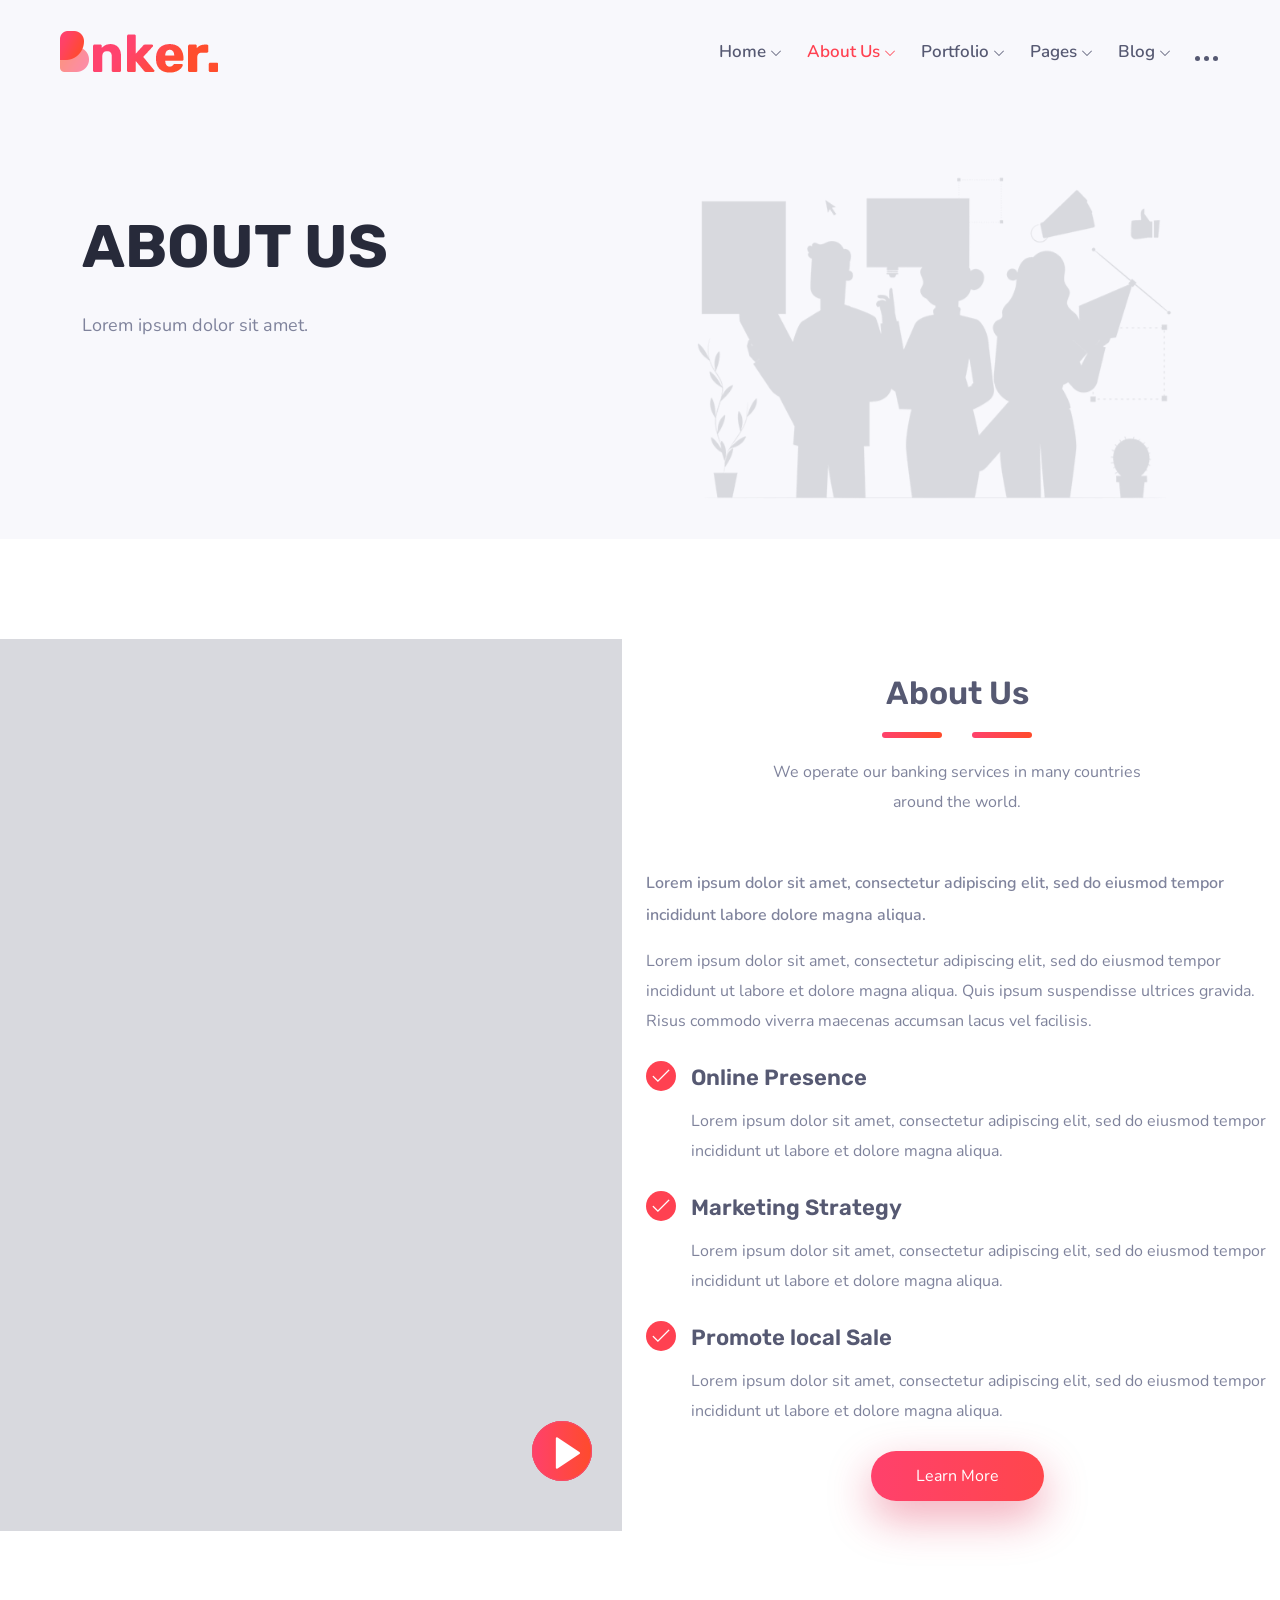
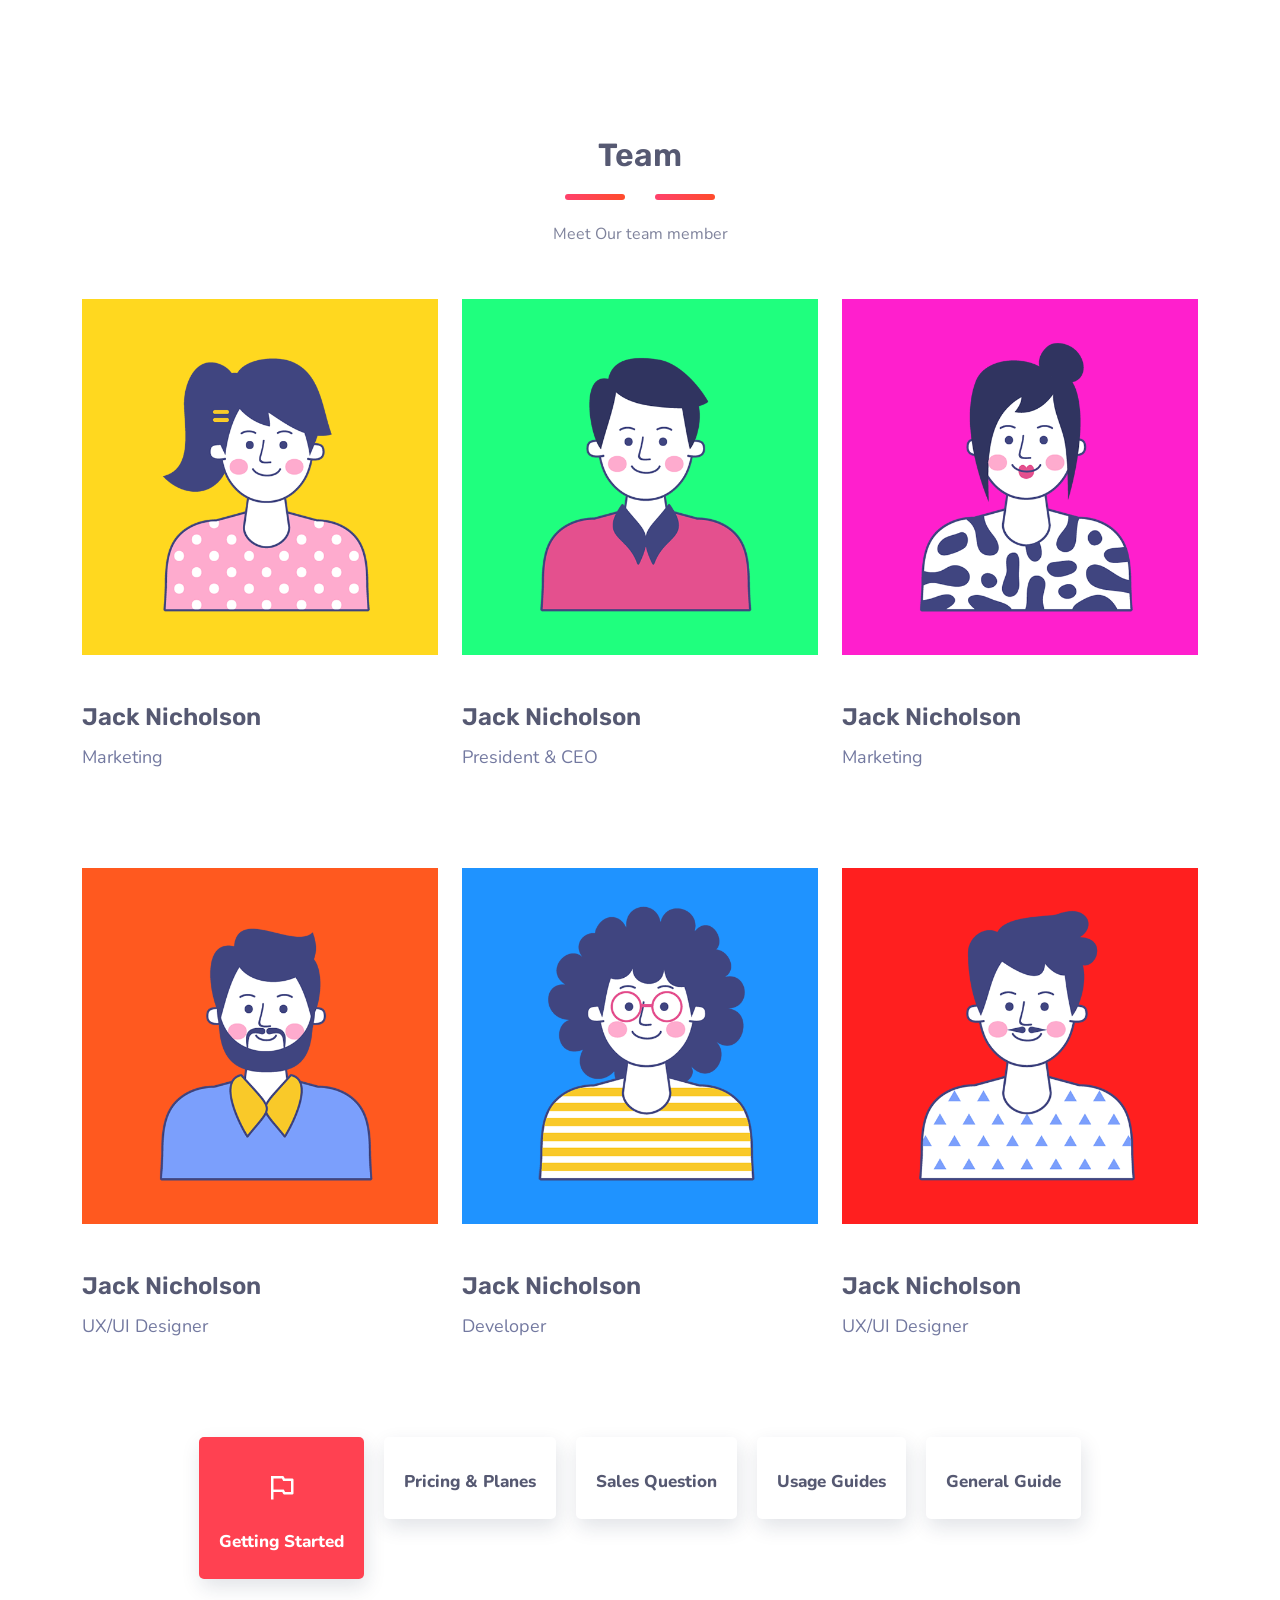
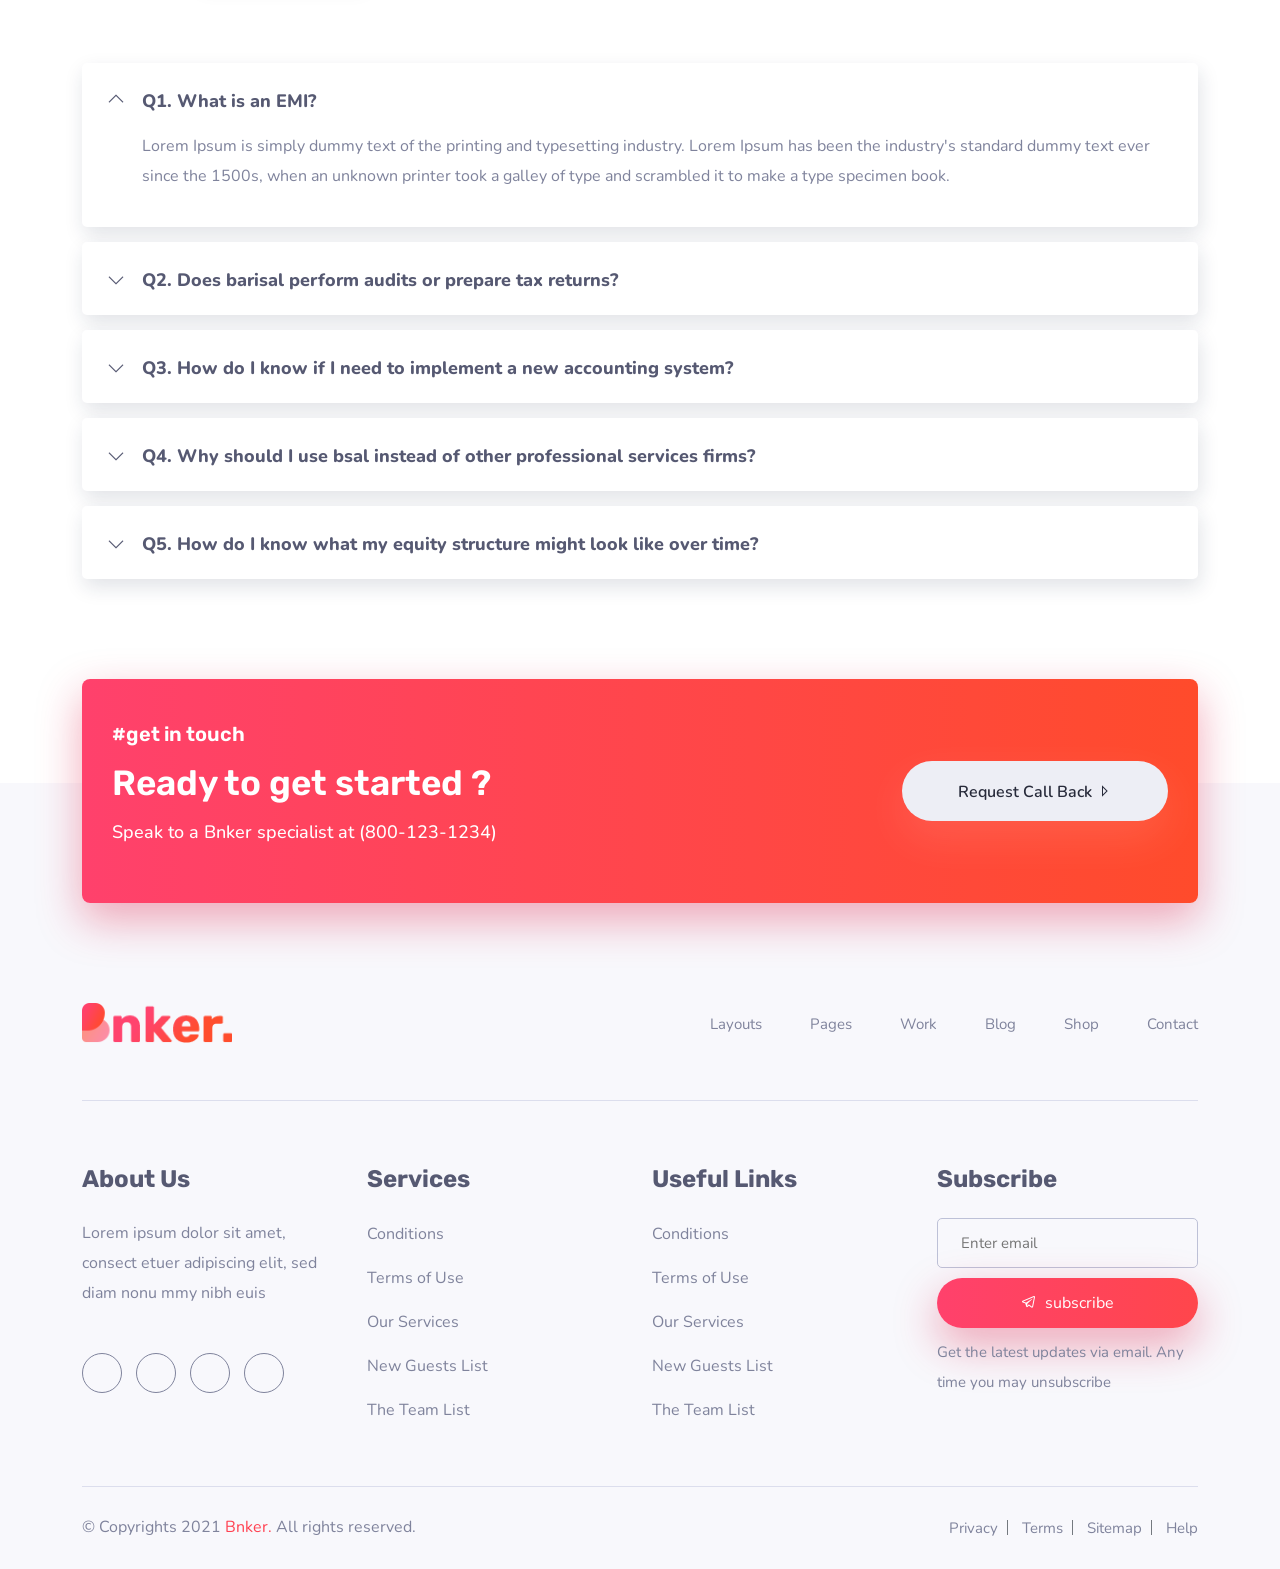
<file: resources/views/Bnker/html/ltr/about-us-2.html>
<!doctype html>
<html lang="zxx">

<head>
    <!-- Required meta tags -->
    <meta charset="utf-8">
    <meta name="viewport" content="width=device-width, initial-scale=1, shrink-to-fit=no">
    <title> Bnker. - Banking and Loan HTML Templates </title>
    <!-- /Required meta tags -->

    <!-- Favicon -->
    <link rel="shortcut icon" href="images/favicon.png" type="image/x-icon">
    <!-- /Favicon -->

    <!-- All CSS -->

    <!-- Vendor Css -->
    <link rel="stylesheet" href="css/vendors.css">
    <!-- /Vendor Css -->

    <!-- Plugin Css -->
    <link rel="stylesheet" href="css/plugins.css">
    <!-- Plugin Css -->

    <!-- Icons Css -->
    <link rel="stylesheet" href="css/icons.css">
    <!-- /Icons Css -->

    <!-- Style Css -->
    <link rel="stylesheet" href="css/style.css">
    <!-- /Style Css -->

    <!-- /All CSS -->

</head>

<body>

    <!-- PreLoader -->
    <div id="preloader">
        <div id="status">
            <div class="spinner"></div>
        </div>
    </div>
    <!--Preloader-->

    <!-- Header -->
    <div class="navbar-area">
        <div class="acavo-responsive-nav">
            <!-- Container -->
            <div class="container">
                <div class="acavo-responsive-menu">
                    <div class="logo">
                        <a href="index.html">
                            <img src="images/logo.png" alt="logo">
                        </a>
                    </div>
                </div>
            </div>
            <!-- /Container -->
        </div>
        <div class="acavo-nav">
            <!-- Container -->
            <div class="container-fluid">
                <nav class="navbar navbar-expand-md navbar-light">
                    <a class="navbar-brand" href="index.html">
                        <img src="images/logo.png" alt="logo">
                    </a>
                    <div class="collapse navbar-collapse mean-menu">
                        <ul class="navbar-nav">
                            <li class="nav-item"><a href="#" class="nav-link">Home <i class='las la-angle-down'></i></a>
                                <ul class="dropdown-menu">
                                    <li class="nav-item"><a href="index.html" class="nav-link">Home 1</a></li>
                                    <li class="nav-item"><a href="index-2.html" class="nav-link">Home 2</a></li>
                                    <li class="nav-item"><a href="index-3.html" class="nav-link">Home 3</a></li>
                                </ul>
                            </li>

                            <li class="nav-item"><a href="#" class="nav-link active">About Us <i
                                        class='las la-angle-down'></i></a>
                                <ul class="dropdown-menu">
                                    <li class="nav-item"><a href="about-us-1.html" class="nav-link">About Us
                                            1</a></li>
                                    <li class="nav-item"><a href="about-us-2.html" class="nav-link active">About Us
                                            2</a></li>
                                </ul>
                            </li>

                            <li class="nav-item"><a href="#" class="nav-link">Portfolio <i
                                        class='las la-angle-down'></i></a>
                                <ul class="dropdown-menu">
                                    <li class="nav-item"><a href="portfolio.html" class="nav-link">Portfolio</a></li>
                                    <li class="nav-item"><a href="portfolio-detail.html" class="nav-link">Portfolio
                                            Details</a></li>
                                </ul>
                            </li>

                            <li class="nav-item"><a href="#" class="nav-link">Pages <i
                                        class='las la-angle-down'></i></a>
                                <ul class="dropdown-menu">
                                    <li class="nav-item"><a href="faq.html" class="nav-link">FAQ</a></li>
                                    <li class="nav-item"><a href="team.html" class="nav-link">Team</a></li>
                                    <li class="nav-item"><a href="contact.html" class="nav-link">Contact</a></li>
                                    <li class="nav-item"><a href="#" class="nav-link">Auth Page <i
                                                class='las la-angle-right'></i></a>
                                        <ul class="dropdown-menu">
                                            <li class="nav-item"><a href="login.html" class="nav-link">Login</a></li>
                                            <li class="nav-item"><a href="signup.html" class="nav-link">Sing Up</a></li>
                                            <li class="nav-item"><a href="recover.html" class="nav-link">Recover</a>
                                            </li>
                                        </ul>
                                    </li>
                                    <li class="nav-item"><a href="pricing.html" class="nav-link">Pricing</a></li>
                                    <li class="nav-item"><a href="404.html" class="nav-link">404</a></li>
                                    <li class="nav-item"><a href="coming-soon.html" class="nav-link">Coming Soon</a>
                                    </li>
                                    <li class="nav-item"><a href="loan-calculation.html" class="nav-link">Loan
                                            Calculation</a></li>
                                    <li class="nav-item"><a href="loans.html" class="nav-link">Loan Form</a></li>
                                    <li class="nav-item"><a href="open-account.html" class="nav-link">Open Account</a>
                                    </li>
                                    <li class="nav-item"><a href="privacy-policy.html" class="nav-link">Privacy
                                            Policy</a></li>
                                    <li class="nav-item"><a href="testimonials.html" class="nav-link">Testimonials</a>
                                    </li>
                                </ul>
                            </li>

                            <li class="nav-item"><a href="#" class="nav-link">Blog <i class='las la-angle-down'></i></a>
                                <ul class="dropdown-menu">
                                    <li class="nav-item"><a href="blog.html" class="nav-link">Blog</a></li>
                                    <li class="nav-item"><a href="blog-grid.html" class="nav-link">Blog Grid</a></li>
                                    <li class="nav-item"><a href="blog-single-sidebar.html" class="nav-link">Blog Single
                                            Sidebar</a>
                                    </li>
                                    <li class="nav-item"><a href="blog-single.html" class="nav-link">Blog Single</a>
                                    </li>
                                </ul>
                            </li>
                        </ul>
                        <div class="others-option d-flex align-items-center">
                            <div class="option-item">
                                <form class="search-box">
                                    <input type="text" class="input-search" placeholder="Search for anything">
                                    <button type="submit"><i class="uil uil-search-alt"></i></button>
                                </form>
                            </div>
                            <div class="option-item">
                                <a href="contact.html" class="btn theme-btn-1">Get
                                    Started <i class="las la-angle-right"></i></a>
                            </div>
                        </div>
                    </div>
                </nav>
            </div>
            <!-- /Container -->
        </div>
        <div class="others-option-for-responsive">
            <!-- Container -->
            <div class="container">
                <div class="dot-menu">
                    <div class="inner">
                        <div class="circle circle-one"></div>
                        <div class="circle circle-two"></div>
                        <div class="circle circle-three"></div>
                    </div>
                </div>
                <!-- Container -->
                <div class="container">
                    <div class="option-inner">
                        <div class="others-option">
                            <div class="option-item">
                                <form class="search-box">
                                    <input type="text" class="input-search" placeholder="Search for anything">
                                    <button type="submit"><i class="flaticon-loupe"></i></button>
                                </form>
                            </div>

                            <div class="option-item">
                                <a href="contact.html" class="btn theme-btn-1"><i class="las la-angle-right"></i>Get
                                    Started</a>
                            </div>
                        </div>
                    </div>
                </div>
                <!-- /Container -->
            </div>
            <!-- /Container -->
        </div>
    </div>
    <!-- /Header -->

    <!-- Breadcrumb -->
    <div class="banner-section position-relative">
        <!-- Container -->
        <div class="container">
            <!-- row -->
            <div class="row">
                <!-- col  -->
                <div class="col-md-6">
                    <div class="banner-content banner-padding">
                        <h3 class="title">ABOUT US</h3>
                        <p>Lorem ipsum dolor sit amet.
                        </p>
                    </div>
                </div>
                <!-- /col -->
                <!-- col -->
                <div class="col-md-6 mt-7 mt-md-0">
                    <div class="banner-content scene banner-img">
                        <div data-depth="0.2">
                            <img src="images/bg/2.png" alt="img" />
                        </div>
                    </div>
                </div>
                <!-- /col -->
            </div>
            <!-- /row -->
        </div>
        <!-- /Container -->
    </div>
    <!-- /Breadcrumb -->

    <!-- About Us -->
    <div class="about-area pt-100 pb-100">
        <!-- Container -->
        <div class="container-fluid">
            <!-- row -->
            <div class="row">
                <!-- col -->
                <div class="col-lg-6">
                    <div class="about-image-warp">
                        <a href="https://www.youtube.com/watch?v=mHjdlO4JSsA" class="video-btn popup-youtube">
                            <i class="ri-play-fill"></i>
                        </a>
                    </div>
                </div>
                <!-- /col -->
                <!-- col -->
                <div class="col-lg-6">
                    <div class="about-content warp">
                        <!-- row -->
                        <div class="row justify-content-center text-center">
                            <!-- col -->
                            <div class="col-lg-8 col-md-12 mb-50">
                                <div class="section-title">
                                    <h2 class="title">About Us</h2>
                                    <div class="title-bdr">
                                        <div class="left-bdr"></div>
                                        <div class="right-bdr"></div>
                                    </div>
                                    <p>We operate our banking services in many countries around the world.</p>
                                </div>
                            </div>
                            <!-- /col -->
                        </div>
                        <!-- /row -->
                        <strong>Lorem ipsum dolor sit amet, consectetur adipiscing elit, sed do eiusmod tempor
                            incididunt labore dolore magna aliqua.</strong>
                        <p>Lorem ipsum dolor sit amet, consectetur adipiscing elit, sed do eiusmod tempor incididunt ut
                            labore et dolore magna aliqua. Quis ipsum suspendisse ultrices gravida. Risus commodo
                            viverra maecenas accumsan lacus vel facilisis.</p>
                        <div class="about-inner-content">
                            <div class="icon">
                                <i class="las la-check"></i>
                            </div>
                            <h4>Online Presence</h4>
                            <p>Lorem ipsum dolor sit amet, consectetur adipiscing elit, sed do eiusmod tempor incididunt
                                ut labore et dolore magna aliqua.</p>
                        </div>
                        <div class="about-inner-content">
                            <div class="icon">
                                <i class="las la-check"></i>
                            </div>
                            <h4>Marketing Strategy</h4>
                            <p>Lorem ipsum dolor sit amet, consectetur adipiscing elit, sed do eiusmod tempor incididunt
                                ut labore et dolore magna aliqua.</p>
                        </div>
                        <div class="about-inner-content">
                            <div class="icon">
                                <i class="las la-check"></i>
                            </div>
                            <h4>Promote local Sale</h4>
                            <p>Lorem ipsum dolor sit amet, consectetur adipiscing elit, sed do eiusmod tempor incididunt
                                ut labore et dolore magna aliqua.</p>
                        </div>
                        <div class="about-btn justify-content-center text-center">
                            <a href="#" class="btn theme-btn-1">
                                Learn More
                            </a>
                        </div>
                    </div>
                </div>
                <!-- /col -->
            </div>
            <!-- /row -->
        </div>
        <!-- /Container -->
    </div>
    <!-- /About Us -->

    <!-- Team -->
    <div class="team-style pt-100">
        <!-- Container -->
        <div class="container">
            <!-- row -->
            <div class="row justify-content-center text-center">
                <!-- col -->
                <div class="col-lg-8 col-md-12 mb-50">
                    <div class="section-title">
                        <h2 class="title">Team</h2>
                        <div class="title-bdr">
                            <div class="left-bdr"></div>
                            <div class="right-bdr"></div>
                        </div>
                        <p>Meet Our team member</p>
                    </div>
                </div>
                <!-- /col -->
            </div>
            <!-- /row -->
            <!-- row -->
            <div class="row">
                <!-- col -->
                <div class="col-lg-4 col-md-6 col-sm-12 team-block">
                    <div class="team-block-3">
                        <div class="image-holder">
                            <figure class="image-box"><img src="images/team/team-1.png" alt=""></figure>
                            <ul class="social-list">
                                <li><a href="#"><i class="ri-facebook-fill"></i></a></li>
                                <li><a href="#"><i class="ri-twitter-line"></i></a></li>
                                <li><a href="#"><i class="ri-instagram-line"></i></a></li>
                                <li><a href="#"><i class="ri-dribbble-fill"></i></a></li>
                            </ul>
                        </div>
                        <div class="lower-content">
                            <h3><a href="#">Jack Nicholson</a></h3>
                            <span class="designation">Marketing</span>
                        </div>
                    </div>
                </div>
                <!-- /col -->
                <!-- col -->
                <div class="col-lg-4 col-md-6 col-sm-12 team-block">
                    <div class="team-block-3">
                        <div class="image-holder">
                            <figure class="image-box"><img src="images/team/team-2.png" alt=""></figure>
                            <ul class="social-list">
                                <li><a href="#"><i class="ri-facebook-fill"></i></a></li>
                                <li><a href="#"><i class="ri-twitter-line"></i></a></li>
                                <li><a href="#"><i class="ri-instagram-line"></i></a></li>
                                <li><a href="#"><i class="ri-dribbble-fill"></i></a></li>
                            </ul>
                        </div>
                        <div class="lower-content">
                            <h3><a href="#">Jack Nicholson</a></h3>
                            <span class="designation">President & CEO</span>
                        </div>
                    </div>
                </div>
                <!-- /col -->
                <!-- col -->
                <div class="col-lg-4 col-md-6 col-sm-12 team-block">
                    <div class="team-block-3">
                        <div class="image-holder">
                            <figure class="image-box"><img src="images/team/team-3.png" alt=""></figure>
                            <ul class="social-list">
                                <li><a href="#"><i class="ri-facebook-fill"></i></a></li>
                                <li><a href="#"><i class="ri-twitter-line"></i></a></li>
                                <li><a href="#"><i class="ri-instagram-line"></i></a></li>
                                <li><a href="#"><i class="ri-dribbble-fill"></i></a></li>
                            </ul>
                        </div>
                        <div class="lower-content">
                            <h3><a href="#">Jack Nicholson</a></h3>
                            <span class="designation">Marketing</span>
                        </div>
                    </div>
                </div>
                <!-- /col -->
                <!-- col -->
                <div class="col-lg-4 col-md-6 col-sm-12 team-block">
                    <div class="team-block-3">
                        <div class="image-holder">
                            <figure class="image-box"><img src="images/team/team-4.png" alt=""></figure>
                            <ul class="social-list">
                                <li><a href="#"><i class="ri-facebook-fill"></i></a></li>
                                <li><a href="#"><i class="ri-twitter-line"></i></a></li>
                                <li><a href="#"><i class="ri-instagram-line"></i></a></li>
                                <li><a href="#"><i class="ri-dribbble-fill"></i></a></li>
                            </ul>
                        </div>
                        <div class="lower-content">
                            <h3><a href="#">Jack Nicholson</a></h3>
                            <span class="designation">UX/UI Designer</span>
                        </div>
                    </div>
                </div>
                <!-- /col -->
                <!-- col -->
                <div class="col-lg-4 col-md-6 col-sm-12 team-block">
                    <div class="team-block-3">
                        <div class="image-holder">
                            <figure class="image-box"><img src="images/team/team-5.png" alt=""></figure>
                            <ul class="social-list">
                                <li><a href="#"><i class="ri-facebook-fill"></i></a></li>
                                <li><a href="#"><i class="ri-twitter-line"></i></a></li>
                                <li><a href="#"><i class="ri-instagram-line"></i></a></li>
                                <li><a href="#"><i class="ri-dribbble-fill"></i></a></li>
                            </ul>
                        </div>
                        <div class="lower-content">
                            <h3><a href="#">Jack Nicholson</a></h3>
                            <span class="designation">Developer</span>
                        </div>
                    </div>
                </div>
                <!-- /col -->
                <!-- col -->
                <div class="col-lg-4 col-md-6 col-sm-12 team-block">
                    <div class="team-block-3">
                        <div class="image-holder">
                            <figure class="image-box"><img src="images/team/team-6.png" alt=""></figure>
                            <ul class="social-list">
                                <li><a href="#"><i class="ri-facebook-fill"></i></a></li>
                                <li><a href="#"><i class="ri-twitter-line"></i></a></li>
                                <li><a href="#"><i class="ri-instagram-line"></i></a></li>
                                <li><a href="#"><i class="ri-dribbble-fill"></i></a></li>
                            </ul>
                        </div>
                        <div class="lower-content">
                            <h3><a href="#">Jack Nicholson</a></h3>
                            <span class="designation">UX/UI Designer</span>
                        </div>
                    </div>
                </div>
                <!-- /col -->
            </div>
            <!-- /row -->
        </div>
        <!-- /Container -->
    </div>
    <!-- /Team -->

    <!-- FAQ -->
    <div class="faq-area pb-100">
        <!-- Container -->
        <div class="container">
            <div class="tab faq-accordion-tab">
                <ul class="tabs d-flex flex-wrap justify-content-center">
                    <li class="mb-4"><a href="#"><i class="ri-flag-line"></i> <span>Getting Started</span></a></li>

                    <li class="mb-4"><a href="#"><i class="uil uil-money-bill"></i> <span>Pricing & Planes</span></a>
                    </li>

                    <li class="mb-4"><a href="#"><i class="uil uil-shopping-bag"></i> <span>Sales Question</span></a>
                    </li>

                    <li class="mb-4"><a href="#"><i class="uil uil-book-open"></i> <span>Usage Guides</span></a></li>

                    <li class="mb-4"><a href="#"><i class="uil uil-info-circle"></i> <span>General Guide</span></a></li>
                </ul>

                <div class="tab-content">
                    <div class="tabs-item">
                        <div class="faq-accordion">
                            <ul class="accordion">
                                <li class="accordion-item">
                                    <a class="accordion-title active" href="javascript:void(0)">
                                        <i class='las la-angle-down'></i>
                                        Q1. What is an EMI?
                                    </a>

                                    <div class="accordion-content show">
                                        <p>Lorem Ipsum is simply dummy text of the printing and typesetting industry.
                                            Lorem Ipsum has been the industry's standard dummy text ever since the
                                            1500s, when an unknown printer took a galley of type and scrambled it to
                                            make a type specimen book.</p>
                                    </div>
                                </li>

                                <li class="accordion-item">
                                    <a class="accordion-title" href="javascript:void(0)">
                                        <i class='las la-angle-down'></i>
                                        Q2. Does barisal perform audits or prepare tax returns?
                                    </a>

                                    <div class="accordion-content">
                                        <p>Lorem Ipsum is simply dummy text of the printing and typesetting industry.
                                            Lorem Ipsum has been the industry's standard dummy text ever since the
                                            1500s, when an unknown printer took a galley of type and scrambled it to
                                            make a type specimen book.</p>
                                    </div>
                                </li>

                                <li class="accordion-item">
                                    <a class="accordion-title" href="javascript:void(0)">
                                        <i class='las la-angle-down'></i>
                                        Q3. How do I know if I need to implement a new accounting system?
                                    </a>

                                    <div class="accordion-content">
                                        <p>Lorem Ipsum is simply dummy text of the printing and typesetting industry.
                                            Lorem Ipsum has been the industry's standard dummy text ever since the
                                            1500s, when an unknown printer took a galley of type and scrambled it to
                                            make a type specimen book.</p>
                                    </div>
                                </li>

                                <li class="accordion-item">
                                    <a class="accordion-title" href="javascript:void(0)">
                                        <i class='las la-angle-down'></i>
                                        Q4. Why should I use bsal instead of other professional services firms?
                                    </a>

                                    <div class="accordion-content">
                                        <p>Lorem Ipsum is simply dummy text of the printing and typesetting industry.
                                            Lorem Ipsum has been the industry's standard dummy text ever since the
                                            1500s, when an unknown printer took a galley of type and scrambled it to
                                            make a type specimen book.</p>
                                    </div>
                                </li>

                                <li class="accordion-item">
                                    <a class="accordion-title" href="javascript:void(0)">
                                        <i class='las la-angle-down'></i>
                                        Q5. How do I know what my equity structure might look like over time?
                                    </a>

                                    <div class="accordion-content">
                                        <p>Lorem Ipsum is simply dummy text of the printing and typesetting industry.
                                            Lorem Ipsum has been the industry's standard dummy text ever since the
                                            1500s, when an unknown printer took a galley of type and scrambled it to
                                            make a type specimen book.</p>
                                    </div>
                                </li>
                            </ul>
                        </div>
                    </div>

                    <div class="tabs-item">
                        <div class="faq-accordion">
                            <ul class="accordion">
                                <li class="accordion-item">
                                    <a class="accordion-title active" href="javascript:void(0)">
                                        <i class='las la-angle-down'></i>
                                        Q1. What is an EMI?
                                    </a>

                                    <div class="accordion-content show">
                                        <p>Lorem Ipsum is simply dummy text of the printing and typesetting industry.
                                            Lorem Ipsum has been the industry's standard dummy text ever since the
                                            1500s, when an unknown printer took a galley of type and scrambled it to
                                            make a type specimen book.</p>
                                    </div>
                                </li>

                                <li class="accordion-item">
                                    <a class="accordion-title" href="javascript:void(0)">
                                        <i class='las la-angle-down'></i>
                                        Q2. Does barisal perform audits or prepare tax returns?
                                    </a>

                                    <div class="accordion-content">
                                        <p>Lorem Ipsum is simply dummy text of the printing and typesetting industry.
                                            Lorem Ipsum has been the industry's standard dummy text ever since the
                                            1500s, when an unknown printer took a galley of type and scrambled it to
                                            make a type specimen book.</p>
                                    </div>
                                </li>

                                <li class="accordion-item">
                                    <a class="accordion-title" href="javascript:void(0)">
                                        <i class='las la-angle-down'></i>
                                        Q3. How do I know if I need to implement a new accounting system?
                                    </a>

                                    <div class="accordion-content">
                                        <p>Lorem Ipsum is simply dummy text of the printing and typesetting industry.
                                            Lorem Ipsum has been the industry's standard dummy text ever since the
                                            1500s, when an unknown printer took a galley of type and scrambled it to
                                            make a type specimen book.</p>
                                    </div>
                                </li>

                                <li class="accordion-item">
                                    <a class="accordion-title" href="javascript:void(0)">
                                        <i class='las la-angle-down'></i>
                                        Q4. Why should I use bsal instead of other professional services firms?
                                    </a>

                                    <div class="accordion-content">
                                        <p>Lorem Ipsum is simply dummy text of the printing and typesetting industry.
                                            Lorem Ipsum has been the industry's standard dummy text ever since the
                                            1500s, when an unknown printer took a galley of type and scrambled it to
                                            make a type specimen book.</p>
                                    </div>
                                </li>

                                <li class="accordion-item">
                                    <a class="accordion-title" href="javascript:void(0)">
                                        <i class='las la-angle-down'></i>
                                        Q5. How do I know what my equity structure might look like over time?
                                    </a>

                                    <div class="accordion-content">
                                        <p>Lorem Ipsum is simply dummy text of the printing and typesetting industry.
                                            Lorem Ipsum has been the industry's standard dummy text ever since the
                                            1500s, when an unknown printer took a galley of type and scrambled it to
                                            make a type specimen book.</p>
                                    </div>
                                </li>
                            </ul>
                        </div>
                    </div>
                    <div class="tabs-item">
                        <div class="faq-accordion">
                            <ul class="accordion">
                                <li class="accordion-item">
                                    <a class="accordion-title active" href="javascript:void(0)">
                                        <i class='las la-angle-down'></i>
                                        Q1. What is an EMI?
                                    </a>

                                    <div class="accordion-content show">
                                        <p>Lorem Ipsum is simply dummy text of the printing and typesetting industry.
                                            Lorem Ipsum has been the industry's standard dummy text ever since the
                                            1500s, when an unknown printer took a galley of type and scrambled it to
                                            make a type specimen book.</p>
                                    </div>
                                </li>

                                <li class="accordion-item">
                                    <a class="accordion-title" href="javascript:void(0)">
                                        <i class='las la-angle-down'></i>
                                        Q2. Does barisal perform audits or prepare tax returns?
                                    </a>

                                    <div class="accordion-content">
                                        <p>Lorem Ipsum is simply dummy text of the printing and typesetting industry.
                                            Lorem Ipsum has been the industry's standard dummy text ever since the
                                            1500s, when an unknown printer took a galley of type and scrambled it to
                                            make a type specimen book.</p>
                                    </div>
                                </li>

                                <li class="accordion-item">
                                    <a class="accordion-title" href="javascript:void(0)">
                                        <i class='las la-angle-down'></i>
                                        Q3. How do I know if I need to implement a new accounting system?
                                    </a>

                                    <div class="accordion-content">
                                        <p>Lorem Ipsum is simply dummy text of the printing and typesetting industry.
                                            Lorem Ipsum has been the industry's standard dummy text ever since the
                                            1500s, when an unknown printer took a galley of type and scrambled it to
                                            make a type specimen book.</p>
                                    </div>
                                </li>

                                <li class="accordion-item">
                                    <a class="accordion-title" href="javascript:void(0)">
                                        <i class='las la-angle-down'></i>
                                        Q4. Why should I use bsal instead of other professional services firms?
                                    </a>

                                    <div class="accordion-content">
                                        <p>Lorem Ipsum is simply dummy text of the printing and typesetting industry.
                                            Lorem Ipsum has been the industry's standard dummy text ever since the
                                            1500s, when an unknown printer took a galley of type and scrambled it to
                                            make a type specimen book.</p>
                                    </div>
                                </li>

                                <li class="accordion-item">
                                    <a class="accordion-title" href="javascript:void(0)">
                                        <i class='las la-angle-down'></i>
                                        Q5. How do I know what my equity structure might look like over time?
                                    </a>

                                    <div class="accordion-content">
                                        <p>Lorem Ipsum is simply dummy text of the printing and typesetting industry.
                                            Lorem Ipsum has been the industry's standard dummy text ever since the
                                            1500s, when an unknown printer took a galley of type and scrambled it to
                                            make a type specimen book.</p>
                                    </div>
                                </li>
                            </ul>
                        </div>
                    </div>
                    <div class="tabs-item">
                        <div class="faq-accordion">
                            <ul class="accordion">
                                <li class="accordion-item">
                                    <a class="accordion-title active" href="javascript:void(0)">
                                        <i class='las la-angle-down'></i>
                                        Q1. What is an EMI?
                                    </a>

                                    <div class="accordion-content show">
                                        <p>Lorem Ipsum is simply dummy text of the printing and typesetting industry.
                                            Lorem Ipsum has been the industry's standard dummy text ever since the
                                            1500s, when an unknown printer took a galley of type and scrambled it to
                                            make a type specimen book.</p>
                                    </div>
                                </li>

                                <li class="accordion-item">
                                    <a class="accordion-title" href="javascript:void(0)">
                                        <i class='las la-angle-down'></i>
                                        Q2. Does barisal perform audits or prepare tax returns?
                                    </a>

                                    <div class="accordion-content">
                                        <p>Lorem Ipsum is simply dummy text of the printing and typesetting industry.
                                            Lorem Ipsum has been the industry's standard dummy text ever since the
                                            1500s, when an unknown printer took a galley of type and scrambled it to
                                            make a type specimen book.</p>
                                    </div>
                                </li>

                                <li class="accordion-item">
                                    <a class="accordion-title" href="javascript:void(0)">
                                        <i class='las la-angle-down'></i>
                                        Q3. How do I know if I need to implement a new accounting system?
                                    </a>

                                    <div class="accordion-content">
                                        <p>Lorem Ipsum is simply dummy text of the printing and typesetting industry.
                                            Lorem Ipsum has been the industry's standard dummy text ever since the
                                            1500s, when an unknown printer took a galley of type and scrambled it to
                                            make a type specimen book.</p>
                                    </div>
                                </li>

                                <li class="accordion-item">
                                    <a class="accordion-title" href="javascript:void(0)">
                                        <i class='las la-angle-down'></i>
                                        Q4. Why should I use bsal instead of other professional services firms?
                                    </a>

                                    <div class="accordion-content">
                                        <p>Lorem Ipsum is simply dummy text of the printing and typesetting industry.
                                            Lorem Ipsum has been the industry's standard dummy text ever since the
                                            1500s, when an unknown printer took a galley of type and scrambled it to
                                            make a type specimen book.</p>
                                    </div>
                                </li>

                                <li class="accordion-item">
                                    <a class="accordion-title" href="javascript:void(0)">
                                        <i class='las la-angle-down'></i>
                                        Q5. How do I know what my equity structure might look like over time?
                                    </a>

                                    <div class="accordion-content">
                                        <p>Lorem Ipsum is simply dummy text of the printing and typesetting industry.
                                            Lorem Ipsum has been the industry's standard dummy text ever since the
                                            1500s, when an unknown printer took a galley of type and scrambled it to
                                            make a type specimen book.</p>
                                    </div>
                                </li>
                            </ul>
                        </div>
                    </div>
                    <div class="tabs-item">
                        <div class="faq-accordion">
                            <ul class="accordion">
                                <li class="accordion-item">
                                    <a class="accordion-title active" href="javascript:void(0)">
                                        <i class='las la-angle-down'></i>
                                        Q1. What is an EMI?
                                    </a>

                                    <div class="accordion-content show">
                                        <p>Lorem Ipsum is simply dummy text of the printing and typesetting industry.
                                            Lorem Ipsum has been the industry's standard dummy text ever since the
                                            1500s, when an unknown printer took a galley of type and scrambled it to
                                            make a type specimen book.</p>
                                    </div>
                                </li>

                                <li class="accordion-item">
                                    <a class="accordion-title" href="javascript:void(0)">
                                        <i class='las la-angle-down'></i>
                                        Q2. Does barisal perform audits or prepare tax returns?
                                    </a>

                                    <div class="accordion-content">
                                        <p>Lorem Ipsum is simply dummy text of the printing and typesetting industry.
                                            Lorem Ipsum has been the industry's standard dummy text ever since the
                                            1500s, when an unknown printer took a galley of type and scrambled it to
                                            make a type specimen book.</p>
                                    </div>
                                </li>

                                <li class="accordion-item">
                                    <a class="accordion-title" href="javascript:void(0)">
                                        <i class='las la-angle-down'></i>
                                        Q3. How do I know if I need to implement a new accounting system?
                                    </a>

                                    <div class="accordion-content">
                                        <p>Lorem Ipsum is simply dummy text of the printing and typesetting industry.
                                            Lorem Ipsum has been the industry's standard dummy text ever since the
                                            1500s, when an unknown printer took a galley of type and scrambled it to
                                            make a type specimen book.</p>
                                    </div>
                                </li>

                                <li class="accordion-item">
                                    <a class="accordion-title" href="javascript:void(0)">
                                        <i class='las la-angle-down'></i>
                                        Q4. Why should I use bsal instead of other professional services firms?
                                    </a>

                                    <div class="accordion-content">
                                        <p>Lorem Ipsum is simply dummy text of the printing and typesetting industry.
                                            Lorem Ipsum has been the industry's standard dummy text ever since the
                                            1500s, when an unknown printer took a galley of type and scrambled it to
                                            make a type specimen book.</p>
                                    </div>
                                </li>

                                <li class="accordion-item">
                                    <a class="accordion-title" href="javascript:void(0)">
                                        <i class='las la-angle-down'></i>
                                        Q5. How do I know what my equity structure might look like over time?
                                    </a>

                                    <div class="accordion-content">
                                        <p>Lorem Ipsum is simply dummy text of the printing and typesetting industry.
                                            Lorem Ipsum has been the industry's standard dummy text ever since the
                                            1500s, when an unknown printer took a galley of type and scrambled it to
                                            make a type specimen book.</p>
                                    </div>
                                </li>
                            </ul>
                        </div>
                    </div>
                </div>
            </div>
        </div>
        <!-- /Container -->
    </div>
    <!-- /FAQ -->

    <!-- Cta -->
    <div class="cta-area">
        <!-- Container -->
        <div class="container">
            <!-- row -->
            <div class="row align-items-center">
                <!-- col -->
                <div class="col-lg-12">
                    <div class="get-start-box">
                        <!-- col -->
                        <div class="col-lg-8">
                            <div class="section-heading">
                                <h5 class="section__meta text-white">#get in touch</h5>
                                <h2 class="section__title">Ready to get started ?</h2>
                                <p class="section__sub">Speak to a Bnker specialist at (800-123-1234)</p>
                            </div>
                        </div>
                        <!-- /col -->
                        <!-- col -->
                        <div class="col-lg-4">
                            <div class="button-shared text-end">
                                <a href="contact.html" class="btn cta-btn">
                                    Request Call Back <span class="la la-caret-right"></span>
                                </a>
                            </div>
                        </div>
                        <!-- /col -->
                    </div>
                </div>
                <!-- /col -->
            </div>
            <!-- /row -->
        </div>
        <!-- /Container -->
    </div>
    <!-- /Cta -->

    <!-- Footer -->
    <footer class="footer-style bg-gray-100 pt-200">
        <!-- Container -->
        <div class="container">
            <!-- row -->
            <div class="row">
                <!-- col -->
                <div class="col-xl-3 col-lg-3 col-md-4">
                    <div class="footer-logo">
                        <a href="index.html"><img src="images/logo.png" alt=""></a>
                    </div>
                </div>
                <!-- /col -->
                <!-- col -->
                <div class="col-xl-9 col-lg-9  col-md-8 mb-30">
                    <div class="footer-top-wrapper">
                        <ul class="footer-top-link text-end">
                            <li><a href="#">Layouts </a></li>
                            <li><a href="#"> Pages</a></li>
                            <li><a href="#">Work</a></li>
                            <li><a href="#">Blog </a></li>
                            <li><a href="#">Shop</a></li>
                            <li><a href="#">Contact</a></li>
                        </ul>
                    </div>
                </div>
                <!-- /col -->
                <!-- col -->
            </div>
            <!-- /row -->
            <div class="footer-middle-area mt-30 pb-30 pt-60">
                <!-- row -->
                <div class="row">
                    <!-- col -->
                    <div class="col-xl-3 col-lg-3 col-md-6">
                        <div class="footer-wrapper mb-30">
                            <h3 class="footer-title">About Us</h3>
                            <div class="footer-text">
                                <p>Lorem ipsum dolor sit amet, consect etuer adipiscing elit, sed diam nonu mmy nibh
                                    euis </p>
                            </div>
                            <div class="footer-icon">
                                <a href="#"><i class="uil uil-facebook-f"></i></a>
                                <a href="#"><i class="uil uil-twitter"></i></a>
                                <a href="#"><i class="uil uil-instagram-alt"></i></a>
                                <a href="#"><i class="uil uil-youtube"></i></a>
                            </div>
                        </div>
                    </div>
                    <!-- /col -->
                    <!-- col -->
                    <div class="col-xl-3 col-lg-3 col-md-6">
                        <div class="footer-wrapper mb-30">
                            <h3 class="footer-title">Services</h3>
                            <div class="footer-link">
                                <ul>
                                    <li><a href="about.html">Conditions</a></li>
                                    <li><a href="our-history.html">Terms of Use</a></li>
                                    <li><a href="about.html">Our Services</a></li>
                                    <li><a href="team.html">New Guests List</a></li>
                                    <li><a href="about.html">The Team List</a></li>
                                </ul>
                            </div>
                            <div></div>
                        </div>
                    </div>
                    <!-- /col -->
                    <!-- col -->
                    <div class="col-xl-3 col-lg-3 col-md-6">
                        <div class="footer-wrapper mb-30">
                            <h3 class="footer-title">Useful Links</h3>
                            <div class="footer-link">
                                <ul>
                                    <li><a href="services-01.html">Conditions</a></li>
                                    <li><a href="contact.html">Terms of Use</a></li>
                                    <li><a href="contact.html">Our Services</a></li>
                                    <li><a href="blog.html">New Guests List</a></li>
                                    <li><a href="about.html">The Team List</a></li>
                                </ul>
                            </div>
                        </div>
                    </div>
                    <!-- /col -->
                    <!-- col -->
                    <div class="col-xl-3 col-lg-3 col-md-6">
                        <div class="footer-wrapper mb-30">
                            <h3 class="footer-title">Subscribe</h3>
                            <div class="subscribes-form">
                                <form action="#">
                                    <input placeholder="Enter email " type="email">
                                    <button class="btn theme-btn-1 width-100 mt-10"><i
                                            class="lab la-telegram-plane me-2"></i>subscribe</button>
                                </form>
                            </div>
                            <div class="footer-info">
                                <p>Get the latest updates via email. Any time you may unsubscribe</p>
                            </div>
                        </div>
                    </div>
                    <!-- /col -->
                </div>
                <!-- /row -->
            </div>
            <div class="footer-bottom-area pt-25 pb-25">
                <!-- row -->
                <div class="row">
                    <!-- col -->
                    <div class="col-xl-6 col-lg-6 col-md-6">
                        <div class="copyright">
                            <p>© Copyrights 2021 <a href="index.html">Bnker.</a> All rights reserved.</p>
                        </div>
                    </div>
                    <!-- col -->
                    <!-- /col -->
                    <div class="col-xl-6 col-lg-6 col-md-6">
                        <div class="footer-bottom-link text-end">
                            <ul>
                                <li><a href="#">Privacy </a></li>
                                <li><a href="#"> Terms</a></li>
                                <li><a href="#">Sitemap</a></li>
                                <li><a href="#">Help </a></li>
                            </ul>
                        </div>
                    </div>
                    <!-- /col -->
                </div>
                <!-- /row -->
            </div>
        </div>
        <!-- /Container -->
    </footer>
    <!-- /Footer -->

    <!-- Go top -->
    <div class="go-top-area">
        <div class="go-top-wrap">
            <div class="go-top-btn-wrap">
                <div class="go-top go-top-btn">
                    <i class="las la-angle-double-up"></i>
                    <i class="las la-angle-double-up"></i>
                </div>
            </div>
        </div>
    </div>
    <!-- /Go top -->

    <!-- JS -->

    <!-- Vendor Js -->
    <script src="js/vendors.js"></script>
    <!-- /Vendor js -->

    <!-- Plugins Js -->
    <script src="js/plugins.js"></script>
    <!-- /Plugins Js -->

    <!-- Main JS -->
    <script src="js/main.js"></script>
    <!-- /Main JS -->

    <!-- /JS -->

</body>

</html>
</file>
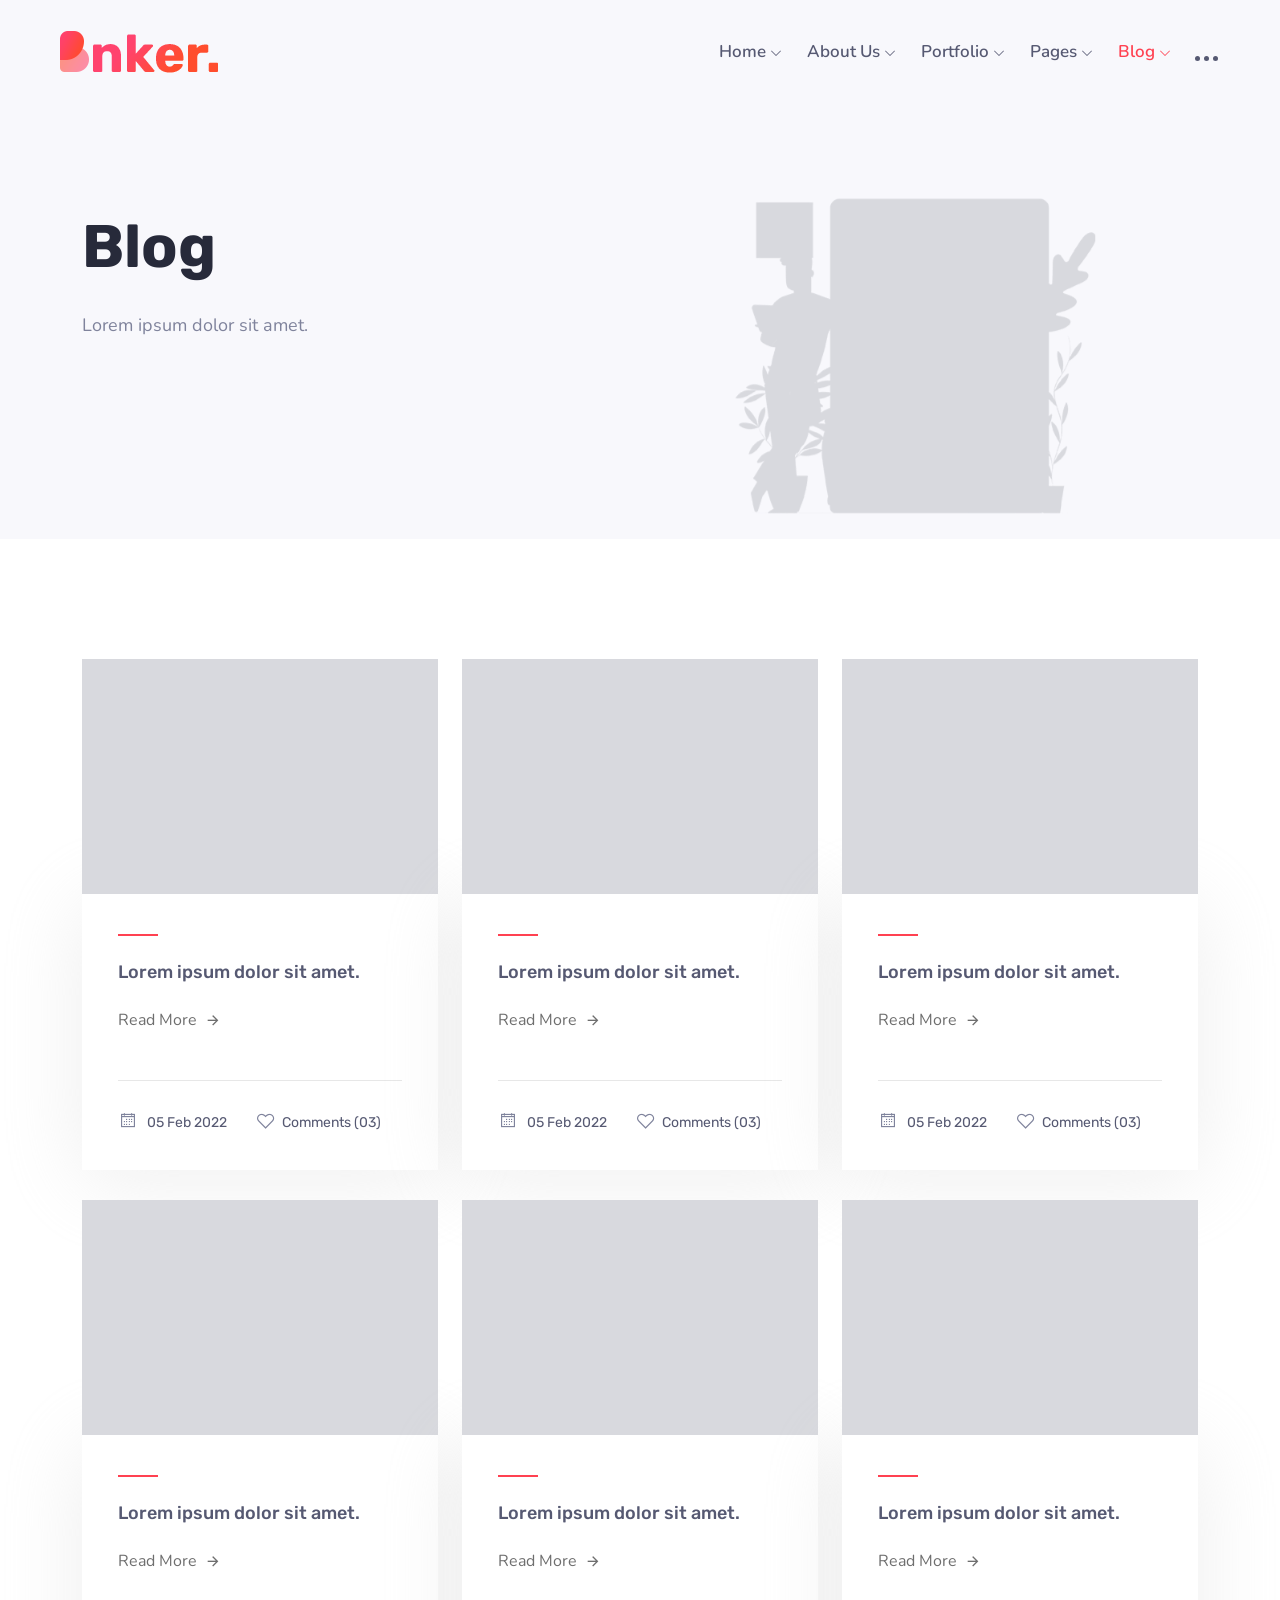
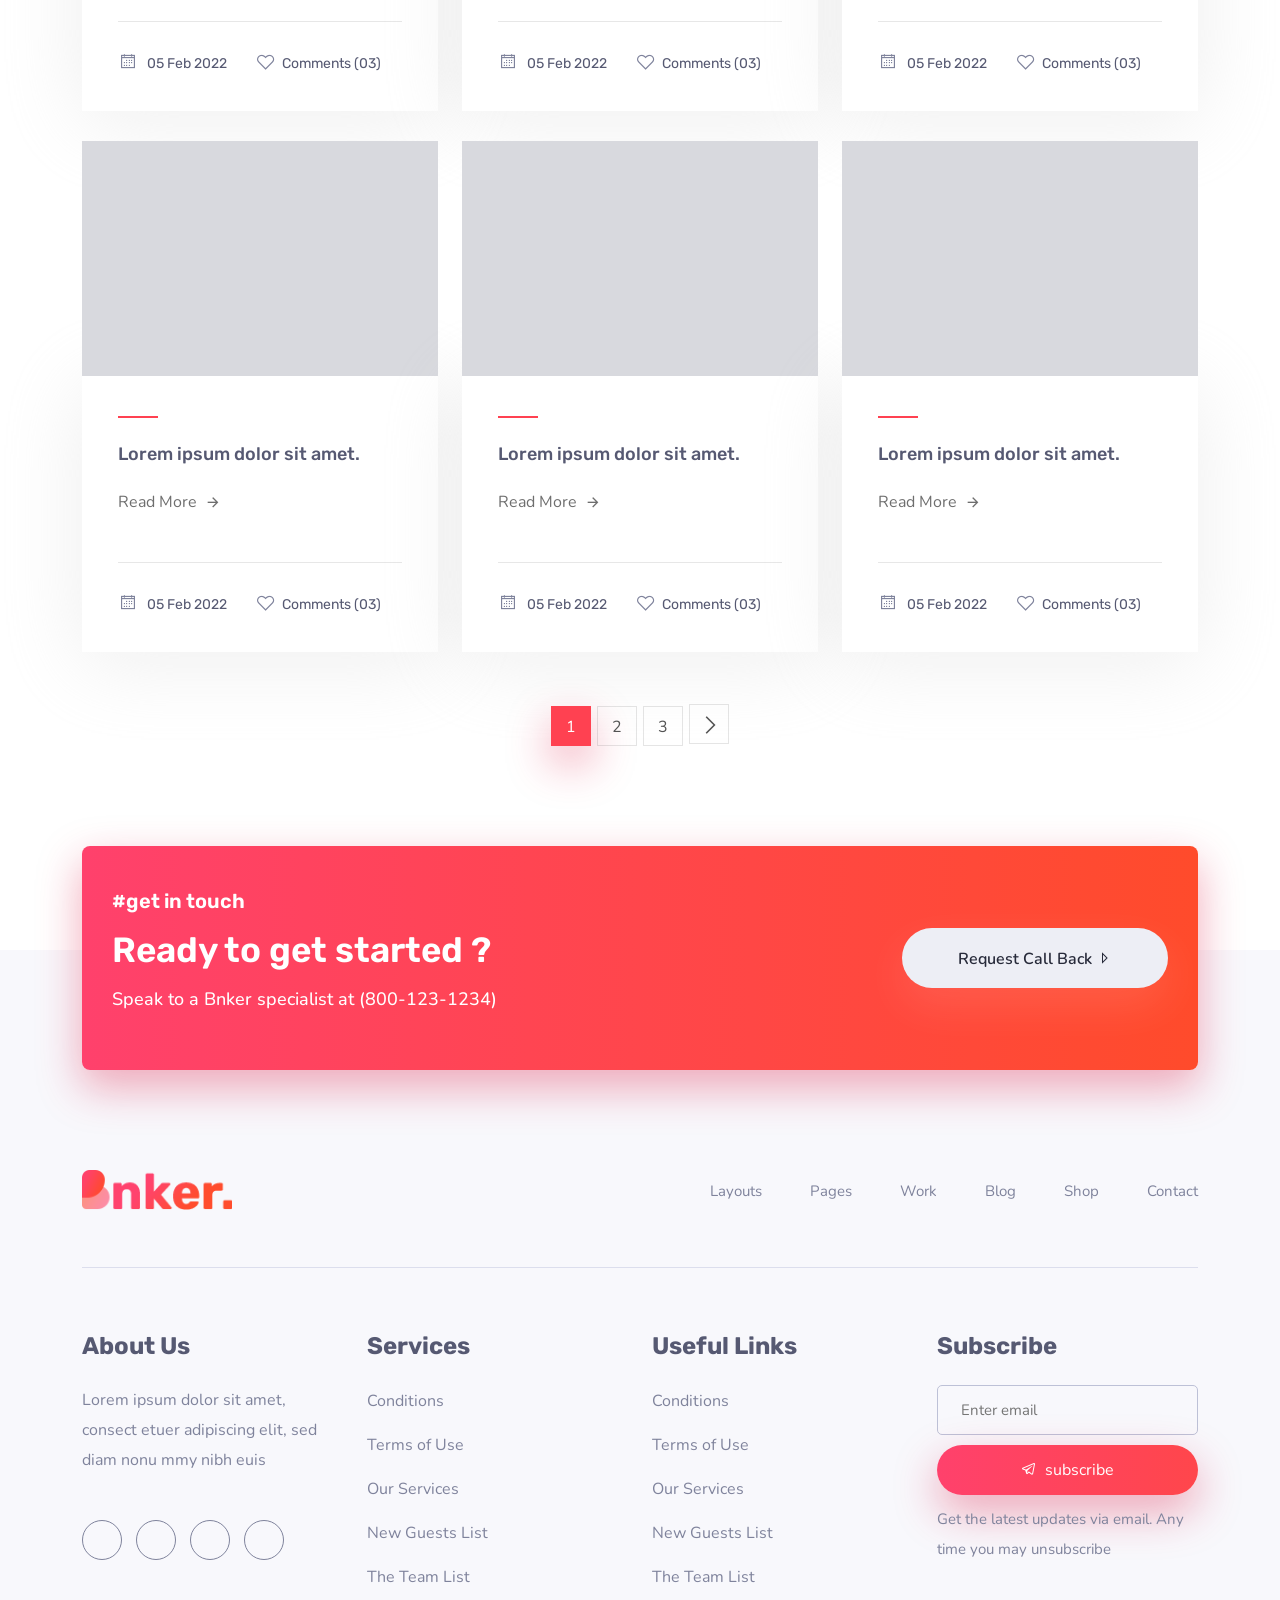
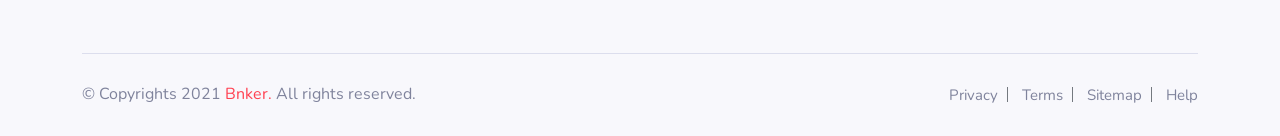
<file: resources/views/Bnker/html/ltr/blog-grid.html>
<!doctype html>
<html lang="zxx">

<head>
    <!-- Required meta tags -->
    <meta charset="utf-8">
    <meta name="viewport" content="width=device-width, initial-scale=1, shrink-to-fit=no">
    <title> Bnker. - Banking and Loan HTML Templates </title>
    <!-- /Required meta tags -->

    <!-- Favicon -->
    <link rel="shortcut icon" href="images/favicon.png" type="image/x-icon">
    <!-- /Favicon -->

    <!-- All CSS -->

    <!-- Vendor Css -->
    <link rel="stylesheet" href="css/vendors.css">
    <!-- /Vendor Css -->

    <!-- Plugin Css -->
    <link rel="stylesheet" href="css/plugins.css">
    <!-- Plugin Css -->

    <!-- Icons Css -->
    <link rel="stylesheet" href="css/icons.css">
    <!-- /Icons Css -->

    <!-- Style Css -->
    <link rel="stylesheet" href="css/style.css">
    <!-- /Style Css -->

    <!-- /All CSS -->

</head>

<body>

    <!-- PreLoader -->
    <div id="preloader">
        <div id="status">
            <div class="spinner"></div>
        </div>
    </div>
    <!--Preloader-->

    <!-- Header -->
    <div class="navbar-area">
        <div class="acavo-responsive-nav">
            <!-- Container -->
            <div class="container">
                <div class="acavo-responsive-menu">
                    <div class="logo">
                        <a href="index.html">
                            <img src="images/logo.png" alt="logo">
                        </a>
                    </div>
                </div>
            </div>
            <!-- /Container -->
        </div>
        <div class="acavo-nav">
            <!-- Container -->
            <div class="container-fluid">
                <nav class="navbar navbar-expand-md navbar-light">
                    <a class="navbar-brand" href="index.html">
                        <img src="images/logo.png" alt="logo">
                    </a>
                    <div class="collapse navbar-collapse mean-menu">
                        <ul class="navbar-nav">
                            <li class="nav-item"><a href="#" class="nav-link">Home <i class='las la-angle-down'></i></a>
                                <ul class="dropdown-menu">
                                    <li class="nav-item"><a href="index.html" class="nav-link">Home 1</a></li>
                                    <li class="nav-item"><a href="index-2.html" class="nav-link">Home 2</a></li>
                                    <li class="nav-item"><a href="index-3.html" class="nav-link">Home 3</a></li>
                                </ul>
                            </li>

                            <li class="nav-item"><a href="#" class="nav-link">About Us <i
                                        class='las la-angle-down'></i></a>
                                <ul class="dropdown-menu">
                                    <li class="nav-item"><a href="about-us-1.html" class="nav-link">About Us
                                            1</a></li>
                                    <li class="nav-item"><a href="about-us-2.html" class="nav-link">About Us
                                            2</a></li>
                                </ul>
                            </li>

                            <li class="nav-item"><a href="#" class="nav-link">Portfolio <i
                                        class='las la-angle-down'></i></a>
                                <ul class="dropdown-menu">
                                    <li class="nav-item"><a href="portfolio.html" class="nav-link">Portfolio</a></li>
                                    <li class="nav-item"><a href="portfolio-detail.html" class="nav-link">Portfolio
                                            Details</a></li>
                                </ul>
                            </li>

                            <li class="nav-item"><a href="#" class="nav-link">Pages <i
                                        class='las la-angle-down'></i></a>
                                <ul class="dropdown-menu">
                                    <li class="nav-item"><a href="faq.html" class="nav-link">FAQ</a></li>
                                    <li class="nav-item"><a href="team.html" class="nav-link">Team</a></li>
                                    <li class="nav-item"><a href="contact.html" class="nav-link">Contact</a></li>
                                    <li class="nav-item"><a href="#" class="nav-link">Auth Page <i
                                                class='las la-angle-right'></i></a>
                                        <ul class="dropdown-menu">
                                            <li class="nav-item"><a href="login.html" class="nav-link">Login</a></li>
                                            <li class="nav-item"><a href="signup.html" class="nav-link">Sing Up</a></li>
                                            <li class="nav-item"><a href="recover.html" class="nav-link">Recover</a>
                                            </li>
                                        </ul>
                                    </li>
                                                                            <li class="nav-item"><a href="pricing.html" class="nav-link">Pricing</a></li>
                                        <li class="nav-item"><a href="404.html" class="nav-link">404</a></li>
                                    <li class="nav-item"><a href="coming-soon.html" class="nav-link">Coming Soon</a>
                                    </li>
                                    <li class="nav-item"><a href="loan-calculation.html" class="nav-link">Loan
                                            Calculation</a></li>
                                    <li class="nav-item"><a href="loans.html" class="nav-link">Loan Form</a></li>
                                    <li class="nav-item"><a href="open-account.html" class="nav-link">Open Account</a>
                                    </li>
                                    <li class="nav-item"><a href="privacy-policy.html" class="nav-link">Privacy
                                            Policy</a></li>
                                    <li class="nav-item"><a href="testimonials.html" class="nav-link">Testimonials</a>
                                    </li>
                                </ul>
                            </li>

                            <li class="nav-item"><a href="#" class="nav-link active">Blog <i class='las la-angle-down'></i></a>
                                <ul class="dropdown-menu">
                                    <li class="nav-item"><a href="blog.html" class="nav-link">Blog</a></li>
                                    <li class="nav-item"><a href="blog-grid.html" class="nav-link active">Blog Grid</a></li>
                                    <li class="nav-item"><a href="blog-single-sidebar.html" class="nav-link">Blog Single
                                            Sidebar</a>
                                    </li>
                                    <li class="nav-item"><a href="blog-single.html" class="nav-link">Blog Single</a>
                                    </li>
                                </ul>
                            </li>
                        </ul>
                        <div class="others-option d-flex align-items-center">
                            <div class="option-item">
                                <form class="search-box">
                                    <input type="text" class="input-search" placeholder="Search for anything">
                                    <button type="submit"><i class="uil uil-search-alt"></i></button>
                                </form>
                            </div>
                            <div class="option-item">
                                <a href="contact.html" class="btn theme-btn-1">Get
                                    Started <i class="las la-angle-right"></i></a>
                            </div>
                        </div>
                    </div>
                </nav>
            </div>
            <!-- /Container -->
        </div>
        <div class="others-option-for-responsive">
            <!-- Container -->
            <div class="container">
                <div class="dot-menu">
                    <div class="inner">
                        <div class="circle circle-one"></div>
                        <div class="circle circle-two"></div>
                        <div class="circle circle-three"></div>
                    </div>
                </div>
                <!-- Container -->
                <div class="container">
                    <div class="option-inner">
                        <div class="others-option">
                            <div class="option-item">
                                <form class="search-box">
                                    <input type="text" class="input-search" placeholder="Search for anything">
                                    <button type="submit"><i class="flaticon-loupe"></i></button>
                                </form>
                            </div>

                            <div class="option-item">
                                <a href="contact.html" class="btn theme-btn-1"><i class="las la-angle-right"></i>Get
                                    Started</a>
                            </div>
                        </div>
                    </div>
                </div>
                <!-- /Container -->
            </div>
            <!-- /Container -->
        </div>
    </div>
    <!-- /Header -->

    <!-- Breadcrumb -->
    <div class="banner-section position-relative">
        <!-- Container -->
        <div class="container">
            <!-- row -->
            <div class="row">
                <!-- col  -->
                <div class="col-md-6">
                    <div class="banner-content banner-padding">
                        <h3 class="title">Blog</h3>
                        <p>Lorem ipsum dolor sit amet.
                        </p>
                    </div>
                </div>
                <!-- /col -->
                <!-- col -->
                <div class="col-md-6 mt-7 mt-md-0">
                    <div class="banner-content scene banner-img">
                        <div data-depth="0.2">
                            <img src="images/bg/3.png" alt="img" />
                        </div>
                    </div>
                </div>
                <!-- /col -->
            </div>
            <!-- /row -->
        </div>
        <!-- /Container -->
    </div>
    <!-- /Breadcrumb -->

    <!-- Blog -->
    <div class="blog-area pt-120 pb-100">
        <!-- Container-->
        <div class="container">
            <!-- row -->
            <div class="row">
                <!-- col -->
                <div class="col-xl-4 col-lg-4 col-md-6">
                    <div class="blog-wrapper mb-30">
                        <div class="blog-img">
                            <a href="blog-single.html"><img src="images/blog/blog1.jpg" alt=""></a>
                        </div>
                        <div class="blog-text">
                            <h4><a href="blog-single.html">Lorem ipsum dolor sit amet.
                                </a>
                            </h4>
                            <a href="blog-single.html">Read More <i class="ri-arrow-right-line"></i></a>
                            <div class="blog-meta">
                                <span> <i class="las la-calendar"></i> 05 Feb 2022</span>
                                <span> <i class="lar la-heart"></i>Comments (03)</span>
                            </div>
                        </div>
                    </div>
                </div>
                <!-- /col -->
                <!-- col -->
                <div class="col-xl-4 col-lg-4 col-md-6">
                    <div class="blog-wrapper mb-30">
                        <div class="blog-img">
                            <a href="blog-single.html"><img src="images/blog/blog2.jpg" alt=""></a>
                        </div>
                        <div class="blog-text">
                            <h4><a href="blog-single.html">Lorem ipsum dolor sit amet.</a>
                            </h4>
                            <a href="blog-single.html">Read More <i class="ri-arrow-right-line"></i></a>
                            <div class="blog-meta">
                                <span> <i class="las la-calendar"></i> 05 Feb 2022</span>
                                <span> <i class="lar la-heart"></i>Comments (03)</span>
                            </div>
                        </div>
                    </div>
                </div>
                <!-- /col -->
                <!-- col -->
                <div class="col-xl-4 col-lg-4 col-md-6">
                    <div class="blog-wrapper mb-30">
                        <div class="blog-img">
                            <a href="blog-single.html"><img src="images/blog/blog3.jpg" alt=""></a>
                        </div>
                        <div class="blog-text">
                            <h4><a href="blog-single.html">Lorem ipsum dolor sit amet.</a>
                            </h4>
                            <a href="blog-single.html">Read More <i class="ri-arrow-right-line"></i></a>
                            <div class="blog-meta">
                                <span> <i class="las la-calendar"></i> 05 Feb 2022</span>
                                <span> <i class="lar la-heart"></i>Comments (03)</span>
                            </div>
                        </div>
                    </div>
                </div>
                <!-- /col -->
                <!-- col -->
                <div class="col-xl-4 col-lg-4 col-md-6">
                    <div class="blog-wrapper mb-30">
                        <div class="blog-img">
                            <a href="blog-single.html"><img src="images/blog/blog4.jpg" alt=""></a>
                        </div>
                        <div class="blog-text">
                            <h4><a href="blog-single.html">Lorem ipsum dolor sit amet.</a>
                            </h4>
                            <a href="blog-single.html">Read More <i class="ri-arrow-right-line"></i></a>
                            <div class="blog-meta">
                                <span> <i class="las la-calendar"></i> 05 Feb 2022</span>
                                <span> <i class="lar la-heart"></i>Comments (03)</span>
                            </div>
                        </div>
                    </div>
                </div>
                <!-- /col -->
                <!-- col -->
                <div class="col-xl-4 col-lg-4 col-md-6">
                    <div class="blog-wrapper mb-30">
                        <div class="blog-img">
                            <a href="blog-single.html"><img src="images/blog/blog5.jpg" alt=""></a>
                        </div>
                        <div class="blog-text">
                            <h4><a href="blog-single.html">Lorem ipsum dolor sit amet.</a>
                            </h4>
                            <a href="blog-single.html">Read More <i class="ri-arrow-right-line"></i></a>
                            <div class="blog-meta">
                                <span> <i class="las la-calendar"></i> 05 Feb 2022</span>
                                <span> <i class="lar la-heart"></i>Comments (03)</span>
                            </div>
                        </div>
                    </div>
                </div>
                <!-- /col -->
                <!-- col -->
                <div class="col-xl-4 col-lg-4 col-md-6">
                    <div class="blog-wrapper mb-30">
                        <div class="blog-img">
                            <a href="blog-single.html"><img src="images/blog/blog6.jpg" alt=""></a>
                        </div>
                        <div class="blog-text">
                            <h4><a href="blog-single.html">Lorem ipsum dolor sit amet.</a>
                            </h4>
                            <a href="blog-single.html">Read More <i class="ri-arrow-right-line"></i></a>
                            <div class="blog-meta">
                                <span> <i class="las la-calendar"></i> 05 Feb 2022</span>
                                <span> <i class="lar la-heart"></i>Comments (03)</span>
                            </div>
                        </div>
                    </div>
                </div>
                <!-- /col -->
                <!-- col -->
                <div class="col-xl-4 col-lg-4 col-md-6">
                    <div class="blog-wrapper mb-30">
                        <div class="blog-img">
                            <a href="blog-single.html"><img src="images/blog/blog7.jpg" alt=""></a>
                        </div>
                        <div class="blog-text">
                            <h4><a href="blog-single.html">Lorem ipsum dolor sit amet.</a>
                            </h4>
                            <a href="blog-single.html">Read More <i class="ri-arrow-right-line"></i></a>
                            <div class="blog-meta">
                                <span> <i class="las la-calendar"></i> 05 Feb 2022</span>
                                <span> <i class="lar la-heart"></i>Comments (03)</span>
                            </div>
                        </div>
                    </div>
                </div>
                <!-- /col -->
                <!-- col -->
                <div class="col-xl-4 col-lg-4 col-md-6">
                    <div class="blog-wrapper mb-30">
                        <div class="blog-img">
                            <a href="blog-single.html"><img src="images/blog/blog8.jpg" alt=""></a>
                        </div>
                        <div class="blog-text">
                            <h4><a href="blog-single.html">Lorem ipsum dolor sit amet.</a>
                            </h4>
                            <a href="blog-single.html">Read More <i class="ri-arrow-right-line"></i></a>
                            <div class="blog-meta">
                                <span> <i class="las la-calendar"></i> 05 Feb 2022</span>
                                <span> <i class="lar la-heart"></i>Comments (03)</span>
                            </div>
                        </div>
                    </div>
                </div>
                <!-- col -->
                <!-- col -->
                <div class="col-xl-4 col-lg-4 col-md-6">
                    <div class="blog-wrapper mb-30">
                        <div class="blog-img">
                            <a href="blog-single.html"><img src="images/blog/blog9.jpg" alt=""></a>
                        </div>
                        <div class="blog-text">
                            <h4><a href="blog-single.html">Lorem ipsum dolor sit amet.</a>
                            </h4>
                            <a href="blog-single.html">Read More <i class="ri-arrow-right-line"></i></a>
                            <div class="blog-meta">
                                <span> <i class="las la-calendar"></i> 05 Feb 2022</span>
                                <span> <i class="lar la-heart"></i>Comments (03)</span>
                            </div>
                        </div>
                    </div>
                </div>
            </div>
            <!-- /row -->
            <!-- Pagination -->
            <div class="pagination-style text-center mt-20">
                <ul>
                    <li><a class="active" href="#">1</a></li>
                    <li><a href="#">2</a></li>
                    <li><a href="#">3</a></li>
                    <li><a href="#"><i class="las la-angle-right"></i></a></li>
                </ul>
            </div>
            <!-- /Pagination -->
        </div>
        <!-- /Container-->
    </div>
    <!-- /Blog -->

    <!-- Cta -->
    <div class="cta-area">
        <!-- Container -->
        <div class="container">
            <!-- row -->
            <div class="row align-items-center">
                <!-- col -->
                <div class="col-lg-12">
                    <div class="get-start-box">
                        <!-- col -->
                        <div class="col-lg-8">
                            <div class="section-heading">
                                <h5 class="section__meta text-white">#get in touch</h5>
                                <h2 class="section__title">Ready to get started ?</h2>
                                <p class="section__sub">Speak to a Bnker specialist at (800-123-1234)</p>
                            </div>
                        </div>
                        <!-- /col -->
                        <!-- col -->
                        <div class="col-lg-4">
                            <div class="button-shared text-end">
                                <a href="contact.html" class="btn cta-btn">
                                    Request Call Back <span class="la la-caret-right"></span>
                                </a>
                            </div>
                        </div>
                        <!-- /col -->
                    </div>
                </div>
                <!-- /col -->
            </div>
            <!-- /row -->
        </div>
        <!-- /Container -->
    </div>
    <!-- /Cta -->

    <!-- Footer -->
    <footer class="footer-style bg-gray-100 pt-200">
        <!-- Container -->
        <div class="container">
            <!-- row -->
            <div class="row">
                <!-- col -->
                <div class="col-xl-3 col-lg-3 col-md-4">
                    <div class="footer-logo">
                        <a href="index.html"><img src="images/logo.png" alt=""></a>
                    </div>
                </div>
                <!-- /col -->
                <!-- col -->
                <div class="col-xl-9 col-lg-9  col-md-8 mb-30">
                    <div class="footer-top-wrapper">
                        <ul class="footer-top-link text-end">
                            <li><a href="#">Layouts </a></li>
                            <li><a href="#"> Pages</a></li>
                            <li><a href="#">Work</a></li>
                            <li><a href="#">Blog </a></li>
                            <li><a href="#">Shop</a></li>
                            <li><a href="#">Contact</a></li>
                        </ul>
                    </div>
                </div>
                <!-- /col -->
                <!-- col -->
            </div>
            <!-- /row -->
            <div class="footer-middle-area mt-30 pb-30 pt-60">
                <!-- row -->
                <div class="row">
                    <!-- col -->
                    <div class="col-xl-3 col-lg-3 col-md-6">
                        <div class="footer-wrapper mb-30">
                            <h3 class="footer-title">About Us</h3>
                            <div class="footer-text">
                                <p>Lorem ipsum dolor sit amet, consect etuer adipiscing elit, sed diam nonu mmy nibh
                                    euis </p>
                            </div>
                            <div class="footer-icon">
                                <a href="#"><i class="uil uil-facebook-f"></i></a>
                                <a href="#"><i class="uil uil-twitter"></i></a>
                                <a href="#"><i class="uil uil-instagram-alt"></i></a>
                                <a href="#"><i class="uil uil-youtube"></i></a>
                            </div>
                        </div>
                    </div>
                    <!-- /col -->
                    <!-- col -->
                    <div class="col-xl-3 col-lg-3 col-md-6">
                        <div class="footer-wrapper mb-30">
                            <h3 class="footer-title">Services</h3>
                            <div class="footer-link">
                                <ul>
                                    <li><a href="about.html">Conditions</a></li>
                                    <li><a href="our-history.html">Terms of Use</a></li>
                                    <li><a href="about.html">Our Services</a></li>
                                    <li><a href="team.html">New Guests List</a></li>
                                    <li><a href="about.html">The Team List</a></li>
                                </ul>
                            </div>
                            <div></div>
                        </div>
                    </div>
                    <!-- /col -->
                    <!-- col -->
                    <div class="col-xl-3 col-lg-3 col-md-6">
                        <div class="footer-wrapper mb-30">
                            <h3 class="footer-title">Useful Links</h3>
                            <div class="footer-link">
                                <ul>
                                    <li><a href="services-01.html">Conditions</a></li>
                                    <li><a href="contact.html">Terms of Use</a></li>
                                    <li><a href="contact.html">Our Services</a></li>
                                    <li><a href="blog.html">New Guests List</a></li>
                                    <li><a href="about.html">The Team List</a></li>
                                </ul>
                            </div>
                        </div>
                    </div>
                    <!-- /col -->
                    <!-- col -->
                    <div class="col-xl-3 col-lg-3 col-md-6">
                        <div class="footer-wrapper mb-30">
                            <h3 class="footer-title">Subscribe</h3>
                            <div class="subscribes-form">
                                <form action="#">
                                    <input placeholder="Enter email " type="email">
                                    <button class="btn theme-btn-1 width-100 mt-10"><i
                                            class="lab la-telegram-plane me-2"></i>subscribe</button>
                                </form>
                            </div>
                            <div class="footer-info">
                                <p>Get the latest updates via email. Any time you may unsubscribe</p>
                            </div>
                        </div>
                    </div>
                    <!-- /col -->
                </div>
                <!-- /row -->
            </div>
            <div class="footer-bottom-area pt-25 pb-25">
                <!-- row -->
                <div class="row">
                    <!-- col -->
                    <div class="col-xl-6 col-lg-6 col-md-6">
                        <div class="copyright">
                            <p>© Copyrights 2021 <a href="index.html">Bnker.</a> All rights reserved.</p>
                        </div>
                    </div>
                    <!-- col -->
                    <!-- /col -->
                    <div class="col-xl-6 col-lg-6 col-md-6">
                        <div class="footer-bottom-link text-end">
                            <ul>
                                <li><a href="#">Privacy </a></li>
                                <li><a href="#"> Terms</a></li>
                                <li><a href="#">Sitemap</a></li>
                                <li><a href="#">Help </a></li>
                            </ul>
                        </div>
                    </div>
                    <!-- /col -->
                </div>
                <!-- /row -->
            </div>
        </div>
        <!-- /Container -->
    </footer>
    <!-- /Footer -->

    <!-- Go top -->
    <div class="go-top-area">
        <div class="go-top-wrap">
            <div class="go-top-btn-wrap">
                <div class="go-top go-top-btn">
                    <i class="las la-angle-double-up"></i>
                    <i class="las la-angle-double-up"></i>
                </div>
            </div>
        </div>
    </div>
    <!-- /Go top -->

    <!-- JS -->

    <!-- Vendor Js -->
    <script src="js/vendors.js"></script>
    <!-- /Vendor js -->

    <!-- Plugins Js -->
    <script src="js/plugins.js"></script>
    <!-- /Plugins Js -->

    <!-- Main JS -->
    <script src="js/main.js"></script>
    <!-- /Main JS -->

    <!-- /JS -->

</body>

</html>
</file>
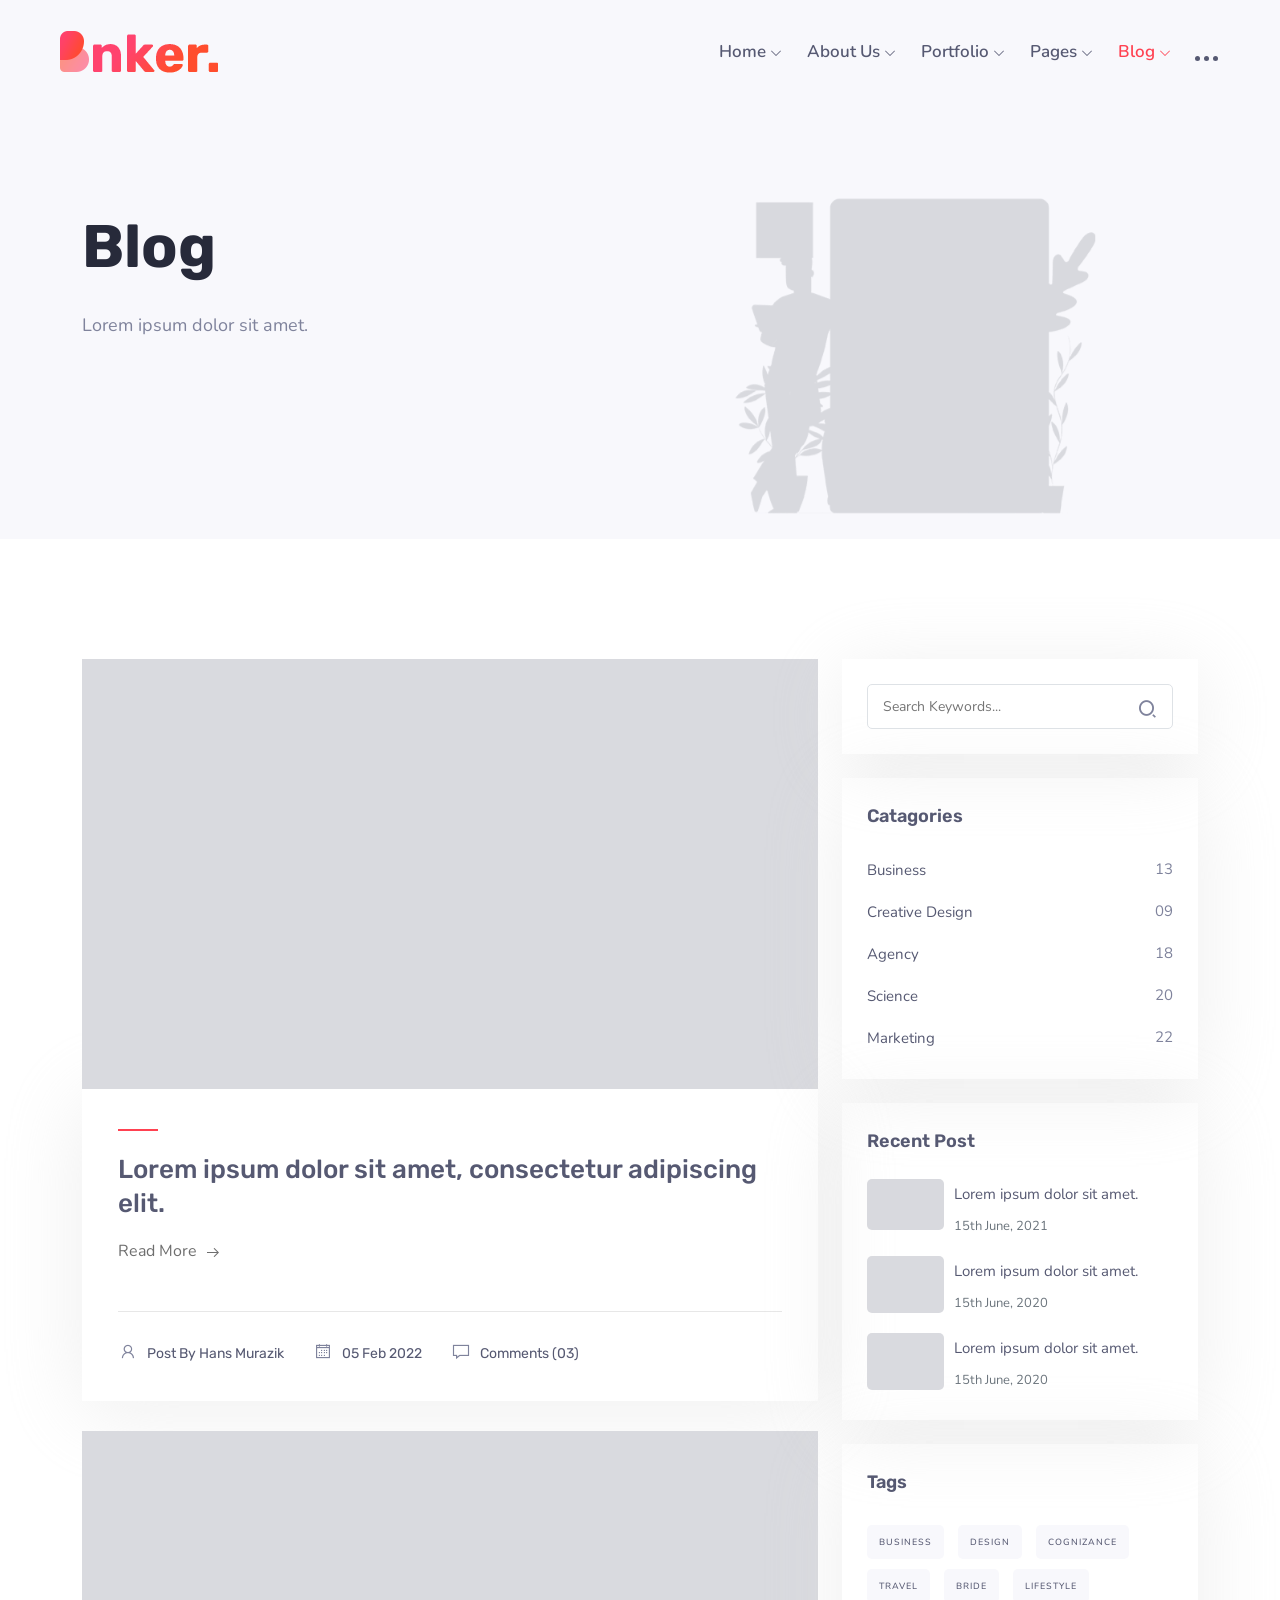
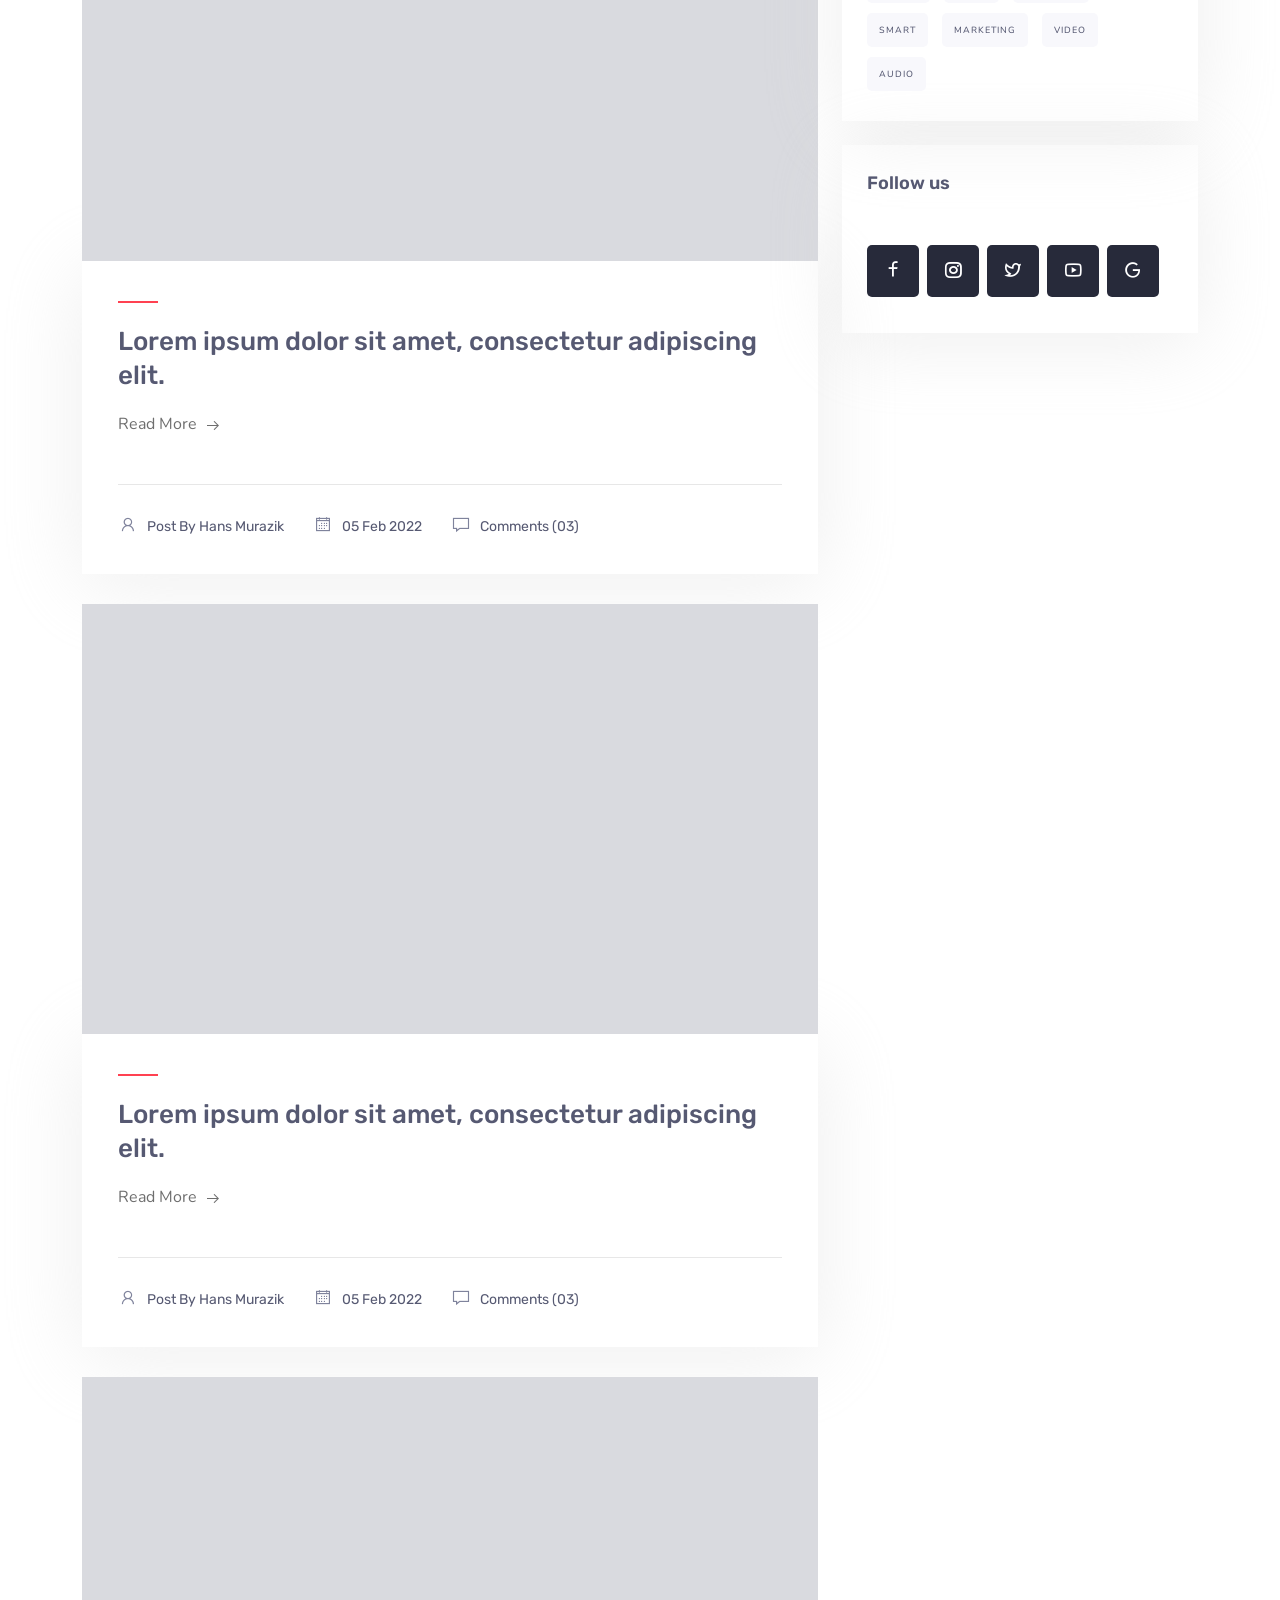
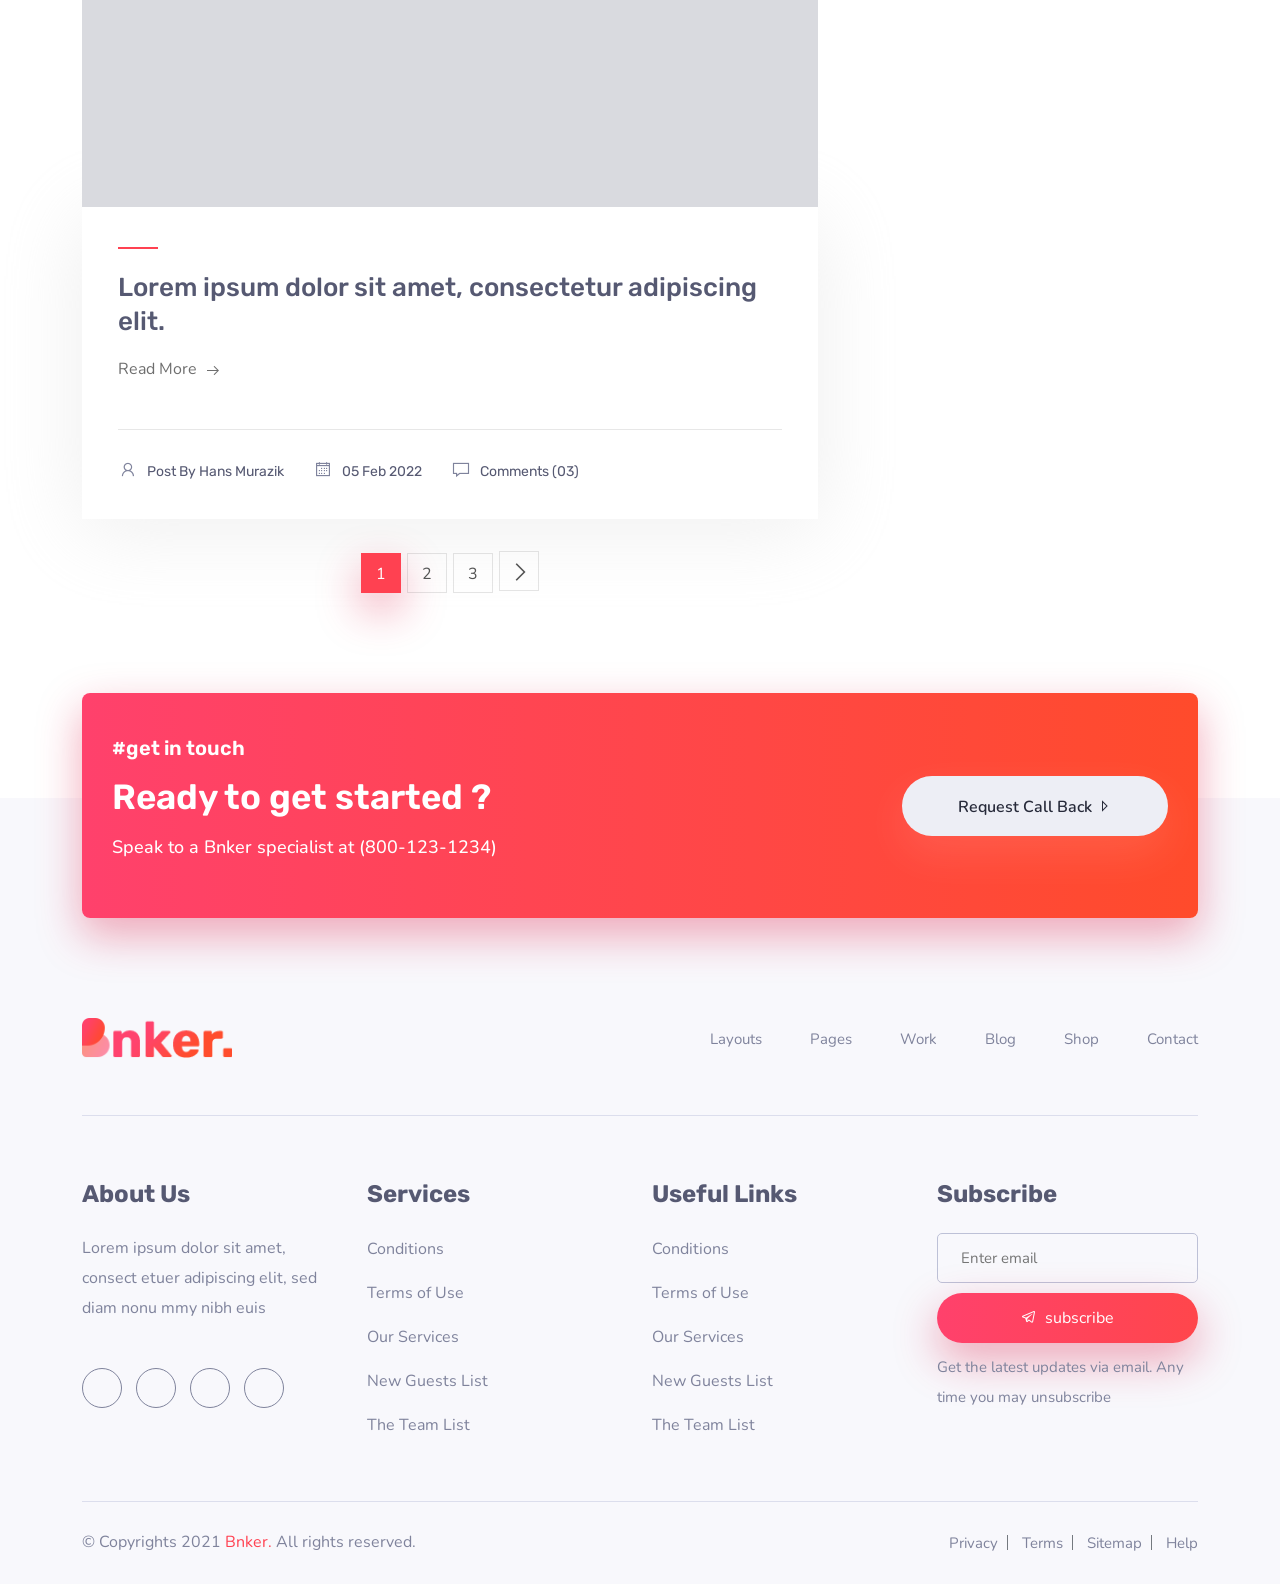
<file: resources/views/Bnker/html/ltr/blog.html>
<!doctype html>
<html lang="zxx">

<head>
    <!-- Required meta tags -->
    <meta charset="utf-8">
    <meta name="viewport" content="width=device-width, initial-scale=1, shrink-to-fit=no">
    <title> Bnker. - Banking and Loan HTML Templates </title>
    <!-- /Required meta tags -->

    <!-- Favicon -->
    <link rel="shortcut icon" href="images/favicon.png" type="image/x-icon">
    <!-- /Favicon -->

    <!-- All CSS -->

    <!-- Vendor Css -->
    <link rel="stylesheet" href="css/vendors.css">
    <!-- /Vendor Css -->

    <!-- Plugin Css -->
    <link rel="stylesheet" href="css/plugins.css">
    <!-- Plugin Css -->

    <!-- Icons Css -->
    <link rel="stylesheet" href="css/icons.css">
    <!-- /Icons Css -->

    <!-- Style Css -->
    <link rel="stylesheet" href="css/style.css">
    <!-- /Style Css -->

    <!-- /All CSS -->

</head>

<body>

    <!-- PreLoader -->
    <div id="preloader">
        <div id="status">
            <div class="spinner"></div>
        </div>
    </div>
    <!--Preloader-->

    <!-- Header -->
    <div class="navbar-area">
        <div class="acavo-responsive-nav">
            <!-- Container -->
            <div class="container">
                <div class="acavo-responsive-menu">
                    <div class="logo">
                        <a href="index.html">
                            <img src="images/logo.png" alt="logo">
                        </a>
                    </div>
                </div>
            </div>
            <!-- /Container -->
        </div>
        <div class="acavo-nav">
            <!-- Container -->
            <div class="container-fluid">
                <nav class="navbar navbar-expand-md navbar-light">
                    <a class="navbar-brand" href="index.html">
                        <img src="images/logo.png" alt="logo">
                    </a>
                    <div class="collapse navbar-collapse mean-menu">
                        <ul class="navbar-nav">
                            <li class="nav-item"><a href="#" class="nav-link">Home <i class='las la-angle-down'></i></a>
                                <ul class="dropdown-menu">
                                    <li class="nav-item"><a href="index.html" class="nav-link">Home 1</a></li>
                                    <li class="nav-item"><a href="index-2.html" class="nav-link">Home 2</a></li>
                                    <li class="nav-item"><a href="index-3.html" class="nav-link">Home 3</a></li>
                                </ul>
                            </li>

                            <li class="nav-item"><a href="#" class="nav-link">About Us <i
                                        class='las la-angle-down'></i></a>
                                <ul class="dropdown-menu">
                                    <li class="nav-item"><a href="about-us-1.html" class="nav-link">About Us
                                            1</a></li>
                                    <li class="nav-item"><a href="about-us-2.html" class="nav-link">About Us
                                            2</a></li>
                                </ul>
                            </li>

                            <li class="nav-item"><a href="#" class="nav-link">Portfolio <i
                                        class='las la-angle-down'></i></a>
                                <ul class="dropdown-menu">
                                    <li class="nav-item"><a href="portfolio.html" class="nav-link">Portfolio</a></li>
                                    <li class="nav-item"><a href="portfolio-detail.html" class="nav-link">Portfolio
                                            Details</a></li>
                                </ul>
                            </li>

                            <li class="nav-item"><a href="#" class="nav-link">Pages <i
                                        class='las la-angle-down'></i></a>
                                <ul class="dropdown-menu">
                                    <li class="nav-item"><a href="faq.html" class="nav-link">FAQ</a></li>
                                    <li class="nav-item"><a href="team.html" class="nav-link">Team</a></li>
                                    <li class="nav-item"><a href="contact.html" class="nav-link">Contact</a></li>
                                    <li class="nav-item"><a href="#" class="nav-link">Auth Page <i
                                                class='las la-angle-right'></i></a>
                                        <ul class="dropdown-menu">
                                            <li class="nav-item"><a href="login.html" class="nav-link">Login</a></li>
                                            <li class="nav-item"><a href="signup.html" class="nav-link">Sing Up</a></li>
                                            <li class="nav-item"><a href="recover.html" class="nav-link">Recover</a>
                                            </li>
                                        </ul>
                                    </li>
                                                                            <li class="nav-item"><a href="pricing.html" class="nav-link">Pricing</a></li>
                                        <li class="nav-item"><a href="404.html" class="nav-link">404</a></li>
                                    <li class="nav-item"><a href="coming-soon.html" class="nav-link">Coming Soon</a>
                                    </li>
                                    <li class="nav-item"><a href="loan-calculation.html" class="nav-link">Loan
                                            Calculation</a></li>
                                    <li class="nav-item"><a href="loans.html" class="nav-link">Loan Form</a></li>
                                    <li class="nav-item"><a href="open-account.html" class="nav-link">Open Account</a>
                                    </li>
                                    <li class="nav-item"><a href="privacy-policy.html" class="nav-link">Privacy
                                            Policy</a></li>
                                    <li class="nav-item"><a href="testimonials.html" class="nav-link">Testimonials</a>
                                    </li>
                                </ul>
                            </li>

                            <li class="nav-item"><a href="#" class="nav-link active">Blog <i class='las la-angle-down'></i></a>
                                <ul class="dropdown-menu">
                                    <li class="nav-item"><a href="blog.html" class="nav-link active">Blog</a></li>
                                    <li class="nav-item"><a href="blog-grid.html" class="nav-link">Blog Grid</a></li>
                                    <li class="nav-item"><a href="blog-single-sidebar.html" class="nav-link">Blog Single
                                            Sidebar</a>
                                    </li>
                                    <li class="nav-item"><a href="blog-single.html" class="nav-link">Blog Single</a>
                                    </li>
                                </ul>
                            </li>
                        </ul>
                        <div class="others-option d-flex align-items-center">
                            <div class="option-item">
                                <form class="search-box">
                                    <input type="text" class="input-search" placeholder="Search for anything">
                                    <button type="submit"><i class="uil uil-search-alt"></i></button>
                                </form>
                            </div>
                            <div class="option-item">
                                <a href="contact.html" class="btn theme-btn-1">Get
                                    Started <i class="las la-angle-right"></i></a>
                            </div>
                        </div>
                    </div>
                </nav>
            </div>
            <!-- /Container -->
        </div>
        <div class="others-option-for-responsive">
            <!-- Container -->
            <div class="container">
                <div class="dot-menu">
                    <div class="inner">
                        <div class="circle circle-one"></div>
                        <div class="circle circle-two"></div>
                        <div class="circle circle-three"></div>
                    </div>
                </div>
                <!-- Container -->
                <div class="container">
                    <div class="option-inner">
                        <div class="others-option">
                            <div class="option-item">
                                <form class="search-box">
                                    <input type="text" class="input-search" placeholder="Search for anything">
                                    <button type="submit"><i class="flaticon-loupe"></i></button>
                                </form>
                            </div>

                            <div class="option-item">
                                <a href="contact.html" class="btn theme-btn-1"><i class="las la-angle-right"></i>Get
                                    Started</a>
                            </div>
                        </div>
                    </div>
                </div>
                <!-- /Container -->
            </div>
            <!-- /Container -->
        </div>
    </div>
    <!-- /Header -->

    <!-- Breadcrumb -->
    <div class="banner-section position-relative">
        <!-- Container -->
        <div class="container">
            <!-- row -->
            <div class="row">
                <!-- col  -->
                <div class="col-md-6">
                    <div class="banner-content banner-padding">
                        <h3 class="title">Blog</h3>
                        <p>Lorem ipsum dolor sit amet.
                        </p>
                    </div>
                </div>
                <!-- /col -->
                <!-- col -->
                <div class="col-md-6 mt-7 mt-md-0">
                    <div class="banner-content scene banner-img">
                        <div data-depth="0.2">
                            <img src="images/bg/3.png" alt="img" />
                        </div>
                    </div>
                </div>
                <!-- /col -->
            </div>
            <!-- /row -->
        </div>
        <!-- /Container -->
    </div>
    <!-- /Breadcrumb -->

    <!-- Blog -->
    <section class="blog-area pt-120 pb-100">
        <!-- Container -->
        <div class="container">
            <!-- row -->
            <div class="row">
                <!-- col -->
                <div class="col-xl-8 col-lg-8">
                    <div class="blog-standard">
                        <div class="blog-wrapper mb-30">
                            <div class="blog-img">
                                <a href="blog-single.html"><img src="images/blog/st1.jpg" alt=""></a>
                            </div>
                            <div class="blog-text">
                                <h4><a href="blog-single.html">Lorem ipsum dolor sit amet, consectetur adipiscing elit. </a>
                                </h4>
                                <a href="blog-single.html">Read More <i class="las la-arrow-right"></i></a>
                                <div class="blog-meta">
                                    <span> <i class="las la-user"></i> Post By Hans Murazik</span>
                                    <span> <i class="las la-calendar"></i> 05 Feb 2022</span>
                                    <span> <i class="las la-comment-alt"></i> Comments (03)</span>
                                </div>
                            </div>
                        </div>
                        <div class="blog-wrapper mb-30">
                            <div class="blog-img">
                                <a href="blog-single.html"><img src="images/blog/st2.jpg" alt=""></a>
                            </div>
                            <div class="blog-text">
                                <h4><a href="blog-single.html">Lorem ipsum dolor sit amet, consectetur adipiscing elit. </a>
                                </h4>
                                <a href="blog-single.html">Read More <i class="las la-arrow-right"></i></a>
                                <div class="blog-meta">
                                    <span> <i class="las la-user"></i> Post By Hans Murazik</span>
                                    <span> <i class="las la-calendar"></i> 05 Feb 2022</span>
                                    <span> <i class="las la-comment-alt"></i> Comments (03)</span>
                                </div>
                            </div>
                        </div>
                        <div class="blog-wrapper mb-30">
                            <div class="blog-img">
                                <a href="blog-single.html"><img src="images/blog/st3.jpg" alt=""></a>
                            </div>
                            <div class="blog-text">
                                <h4><a href="blog-single.html">Lorem ipsum dolor sit amet, consectetur adipiscing elit. </a>
                                </h4>
                                <a href="blog-single.html">Read More <i class="las la-arrow-right"></i></a>
                                <div class="blog-meta">
                                    <span> <i class="las la-user"></i> Post By Hans Murazik</span>
                                    <span> <i class="las la-calendar"></i> 05 Feb 2022</span>
                                    <span> <i class="las la-comment-alt"></i> Comments (03)</span>
                                </div>
                            </div>
                        </div>
                        <div class="blog-wrapper mb-30">
                            <div class="blog-img">
                                <a href="blog-single.html"><img src="images/blog/st4.jpg" alt=""></a>
                            </div>
                            <div class="blog-text">
                                <h4><a href="blog-single.html">Lorem ipsum dolor sit amet, consectetur adipiscing elit. </a></h4>
                                <a href="blog-single.html">Read More <i class="las la-arrow-right"></i></a>
                                <div class="blog-meta">
                                    <span> <i class="las la-user"></i> Post By Hans Murazik</span>
                                    <span> <i class="las la-calendar"></i> 05 Feb 2022</span>
                                    <span> <i class="las la-comment-alt"></i> Comments (03)</span>
                                </div>
                            </div>
                        </div>
                        <div class="pagination-style text-center mt-20">
                            <ul>
                                <li><a class="active" href="#">1</a></li>
                                <li><a href="#">2</a></li>
                                <li><a href="#">3</a></li>
                                <li><a href="#"><i class="las la-angle-right"></i></a></li>
                            </ul>
                        </div>
                    </div>
                </div>
                <!-- /col -->
                <!-- col -->
                <div class="col-lg-4 col-12 mt-4 mt-sm-0 pt-2 pt-sm-0">
                    <div class="sidebar component-wrapper mt-4 mt-sm-0 pt-2 pt-sm-0">
                        <!-- Search -->
                        <div class="widget mb-4">
                            <div id="search2" class="widget-search mb-0">
                                <form role="search" method="get" id="searchform" class="searchform">
                                    <div>
                                        <input type="text" class="border rounded" name="s" id="s"
                                            placeholder="Search Keywords...">
                                        <input type="submit" id="searchsubmit" value="Search">
                                    </div>
                                </form>
                            </div>
                        </div>
                        <!-- /Search -->

                        <!-- Catagories -->
                        <div class="widget mb-4">
                            <h4 class="widget-title">Catagories</h4>
                            <div class="mt-4">
                                <ul class="list-unstyled mb-0 catagory">
                                    <li><a href="#">Business</a> <span class="float-end">13</span></li>
                                    <li><a href="#">Creative Design</a> <span class="float-end">09</span>
                                    </li>
                                    <li><a href="#">Agency</a> <span class="float-end">18</span>
                                    </li>
                                    <li><a href="#">Science</a> <span class="float-end">20</span>
                                    </li>
                                    <li><a href="#">Marketing</a> <span class="float-end">22</span></li>
                                </ul>
                            </div>
                        </div>
                        <!-- /Catagories -->

                        <!-- Recent Post -->
                        <div class="widget mb-4">
                            <h4 class="widget-title">Recent Post</h4>
                            <div class="mt-4">
                                <div class="clearfix post-recent">
                                    <div class="post-recent-thumb float-start"> <a href="#"> <img alt="img"
                                                src="images/blog/01.jpg" class="img-fluid rounded"></a></div>
                                    <div class="post-recent-content float-start"><a href="#"> Lorem ipsum dolor sit amet.
                                        </a><span class="text-muted mt-2">15th June, 2021</span></div>
                                </div>
                                <div class="clearfix post-recent">
                                    <div class="post-recent-thumb float-start"> <a href="#"> <img alt="img"
                                                src="images/blog/02.jpg" class="img-fluid rounded"></a></div>
                                    <div class="post-recent-content float-start"><a href="#">Lorem ipsum dolor sit amet.</a> <span class="text-muted mt-2">15th
                                            June, 2020</span>
                                    </div>
                                </div>
                                <div class="clearfix post-recent">
                                    <div class="post-recent-thumb float-start"> <a href="#"> <img alt="img"
                                                src="images/blog/03.jpg" class="img-fluid rounded"></a></div>
                                    <div class="post-recent-content float-start"><a href="#">Lorem ipsum dolor sit amet.</a> <span class="text-muted mt-2">15th June,
                                            2020</span></div>
                                </div>
                            </div>
                        </div>
                        <!-- /Recent Post -->

                        <!-- TAG -->
                        <div class="widget mb-4">
                            <h4 class="widget-title">Tags</h4>
                            <div class="tagcloud mt-4">
                                <a href="#" class="rounded">Business</a>
                                <a href="#" class="rounded">Design</a>
                                <a href="#" class="rounded">Cognizance</a>
                                <a href="#" class="rounded">Travel</a>
                                <a href="#" class="rounded">Bride</a>
                                <a href="#" class="rounded">Lifestyle</a>
                                <a href="#" class="rounded">Smart</a>
                                <a href="#" class="rounded">Marketing</a>
                                <a href="#" class="rounded">Video</a>
                                <a href="#" class="rounded">Audio</a>
                            </div>
                        </div>
                        <!-- /TAG  -->

                        <!-- Social -->
                        <div class="widget">
                            <h4 class="widget-title">Follow us</h4>
                            <div class="pt-4 mt-4">
                                <ul class="list-unstyled social-icon social mb-0">
                                    <li class="list-inline-item"><a href="#"><i class="ri-facebook-line"></i></a></li>
                                    <li class="list-inline-item"><a href="#"><i class="ri-instagram-line"></i></a></li>
                                    <li class="list-inline-item"><a href="#"><i class="ri-twitter-line"></i></a></li>
                                    <li class="list-inline-item"><a href="#"><i class="ri-youtube-line"></i></a></li>
                                    <li class="list-inline-item"><a href="#">
                                            <i class="ri-google-line"></i>
                                        </a></li>
                                </ul>
                            </div>
                        </div>
                        <!-- /Social -->
                    </div>
                </div>
                <!-- /col-->
            </div>
            <!-- /row -->
        </div>
        <!-- /Container -->
    </section>
    <!-- /Blog -->

    <!-- Cta -->
    <div class="cta-area">
        <!-- Container -->
        <div class="container">
            <!-- row -->
            <div class="row align-items-center">
                <!-- col -->
                <div class="col-lg-12">
                    <div class="get-start-box">
                        <!-- col -->
                        <div class="col-lg-8">
                            <div class="section-heading">
                                <h5 class="section__meta text-white">#get in touch</h5>
                                <h2 class="section__title">Ready to get started ?</h2>
                                <p class="section__sub">Speak to a Bnker specialist at (800-123-1234)</p>
                            </div>
                        </div>
                        <!-- /col -->
                        <!-- col -->
                        <div class="col-lg-4">
                            <div class="button-shared text-end">
                                <a href="contact.html" class="btn cta-btn">
                                    Request Call Back <span class="la la-caret-right"></span>
                                </a>
                            </div>
                        </div>
                        <!-- /col -->
                    </div>
                </div>
                <!-- /col -->
            </div>
            <!-- /row -->
        </div>
        <!-- /Container -->
    </div>
    <!-- /Cta -->

    <!-- Footer -->
    <footer class="footer-style bg-gray-100 pt-200">
        <!-- Container -->
        <div class="container">
            <!-- row -->
            <div class="row">
                <!-- col -->
                <div class="col-xl-3 col-lg-3 col-md-4">
                    <div class="footer-logo">
                        <a href="index.html"><img src="images/logo.png" alt=""></a>
                    </div>
                </div>
                <!-- /col -->
                <!-- col -->
                <div class="col-xl-9 col-lg-9  col-md-8 mb-30">
                    <div class="footer-top-wrapper">
                        <ul class="footer-top-link text-end">
                            <li><a href="#">Layouts </a></li>
                            <li><a href="#"> Pages</a></li>
                            <li><a href="#">Work</a></li>
                            <li><a href="#">Blog </a></li>
                            <li><a href="#">Shop</a></li>
                            <li><a href="#">Contact</a></li>
                        </ul>
                    </div>
                </div>
                <!-- /col -->
                <!-- col -->
            </div>
            <!-- /row -->
            <div class="footer-middle-area mt-30 pb-30 pt-60">
                <!-- row -->
                <div class="row">
                    <!-- col -->
                    <div class="col-xl-3 col-lg-3 col-md-6">
                        <div class="footer-wrapper mb-30">
                            <h3 class="footer-title">About Us</h3>
                            <div class="footer-text">
                                <p>Lorem ipsum dolor sit amet, consect etuer adipiscing elit, sed diam nonu mmy nibh
                                    euis </p>
                            </div>
                            <div class="footer-icon">
                                <a href="#"><i class="uil uil-facebook-f"></i></a>
                                <a href="#"><i class="uil uil-twitter"></i></a>
                                <a href="#"><i class="uil uil-instagram-alt"></i></a>
                                <a href="#"><i class="uil uil-youtube"></i></a>
                            </div>
                        </div>
                    </div>
                    <!-- /col -->
                    <!-- col -->
                    <div class="col-xl-3 col-lg-3 col-md-6">
                        <div class="footer-wrapper mb-30">
                            <h3 class="footer-title">Services</h3>
                            <div class="footer-link">
                                <ul>
                                    <li><a href="about.html">Conditions</a></li>
                                    <li><a href="our-history.html">Terms of Use</a></li>
                                    <li><a href="about.html">Our Services</a></li>
                                    <li><a href="team.html">New Guests List</a></li>
                                    <li><a href="about.html">The Team List</a></li>
                                </ul>
                            </div>
                            <div></div>
                        </div>
                    </div>
                    <!-- /col -->
                    <!-- col -->
                    <div class="col-xl-3 col-lg-3 col-md-6">
                        <div class="footer-wrapper mb-30">
                            <h3 class="footer-title">Useful Links</h3>
                            <div class="footer-link">
                                <ul>
                                    <li><a href="services-01.html">Conditions</a></li>
                                    <li><a href="contact.html">Terms of Use</a></li>
                                    <li><a href="contact.html">Our Services</a></li>
                                    <li><a href="blog.html">New Guests List</a></li>
                                    <li><a href="about.html">The Team List</a></li>
                                </ul>
                            </div>
                        </div>
                    </div>
                    <!-- /col -->
                    <!-- col -->
                    <div class="col-xl-3 col-lg-3 col-md-6">
                        <div class="footer-wrapper mb-30">
                            <h3 class="footer-title">Subscribe</h3>
                            <div class="subscribes-form">
                                <form action="#">
                                    <input placeholder="Enter email " type="email">
                                    <button class="btn theme-btn-1 width-100 mt-10"><i
                                            class="lab la-telegram-plane me-2"></i>subscribe</button>
                                </form>
                            </div>
                            <div class="footer-info">
                                <p>Get the latest updates via email. Any time you may unsubscribe</p>
                            </div>
                        </div>
                    </div>
                    <!-- /col -->
                </div>
                <!-- /row -->
            </div>
            <div class="footer-bottom-area pt-25 pb-25">
                <!-- row -->
                <div class="row">
                    <!-- col -->
                    <div class="col-xl-6 col-lg-6 col-md-6">
                        <div class="copyright">
                            <p>© Copyrights 2021 <a href="index.html">Bnker.</a> All rights reserved.</p>
                        </div>
                    </div>
                    <!-- col -->
                    <!-- /col -->
                    <div class="col-xl-6 col-lg-6 col-md-6">
                        <div class="footer-bottom-link text-end">
                            <ul>
                                <li><a href="#">Privacy </a></li>
                                <li><a href="#"> Terms</a></li>
                                <li><a href="#">Sitemap</a></li>
                                <li><a href="#">Help </a></li>
                            </ul>
                        </div>
                    </div>
                    <!-- /col -->
                </div>
                <!-- /row -->
            </div>
        </div>
        <!-- /Container -->
    </footer>
    <!-- /Footer -->

    <!-- Go top -->
    <div class="go-top-area">
        <div class="go-top-wrap">
            <div class="go-top-btn-wrap">
                <div class="go-top go-top-btn">
                    <i class="las la-angle-double-up"></i>
                    <i class="las la-angle-double-up"></i>
                </div>
            </div>
        </div>
    </div>
    <!-- /Go top -->

    <!-- JS -->

    <!-- Vendor Js -->
    <script src="js/vendors.js"></script>
    <!-- /Vendor js -->

    <!-- Plugins Js -->
    <script src="js/plugins.js"></script>
    <!-- /Plugins Js -->

    <!-- Main JS -->
    <script src="js/main.js"></script>
    <!-- /Main JS -->

    <!-- /JS -->

</body>

</html>
</file>
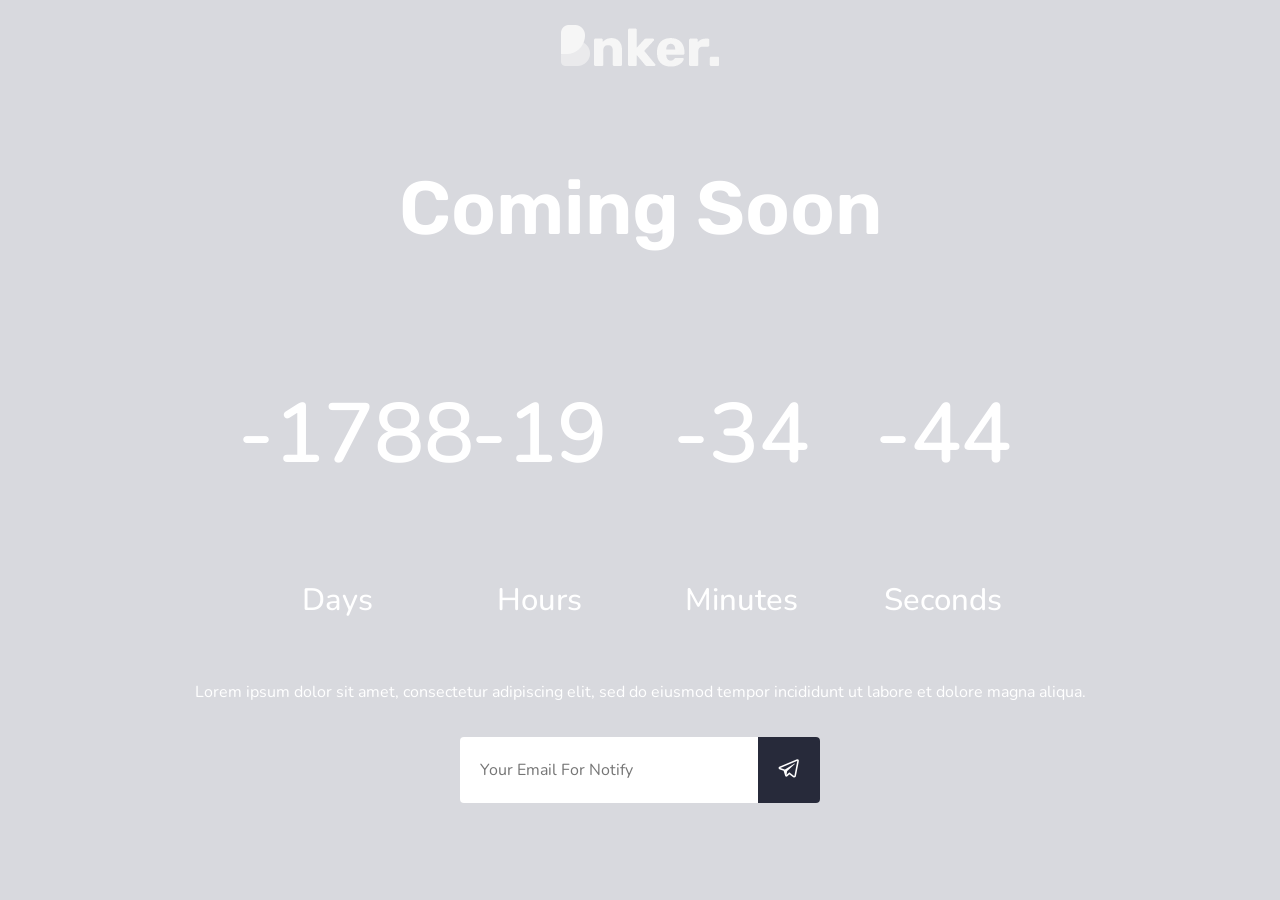
<file: resources/views/Bnker/html/ltr/coming-soon.html>
<!doctype html>
<html lang="zxx">

<head>
    <!-- Required meta tags -->
    <meta charset="utf-8">
    <meta name="viewport" content="width=device-width, initial-scale=1, shrink-to-fit=no">
    <title> Bnker. - Banking and Loan HTML Templates </title>
    <!-- /Required meta tags -->

    <!-- Favicon -->
    <link rel="shortcut icon" href="images/favicon.png" type="image/x-icon">
    <!-- /Favicon -->

    <!-- All CSS -->

    <!-- Vendor Css -->
    <link rel="stylesheet" href="css/vendors.css">
    <!-- /Vendor Css -->

    <!-- Plugin Css -->
    <link rel="stylesheet" href="css/plugins.css">
    <!-- Plugin Css -->

    <!-- Icons Css -->
    <link rel="stylesheet" href="css/icons.css">
    <!-- /Icons Css -->

    <!-- Style Css -->
    <link rel="stylesheet" href="css/style.css">
    <!-- /Style Css -->

    <!-- /All CSS -->

</head>

<body>


    <!-- Header -->
    <header class="coming-soon-logo-1">
        <div class="logo"><a href="index-2.html"><img src="images/logo-white.png" alt="" title=""></a></div>
    </header>
    <!-- /Header -->

    <!-- Coming Soon -->
    <section class="coming-soon-1">
        <div class="coming-soon-inner coming-soon-count">
            <h1>Coming Soon</h1>
            <ul>
                <li><span id="days"></span>Days</li>
                <li><span id="hours"></span>Hours</li>
                <li><span id="minutes"></span>Minutes</li>
                <li><span id="seconds"></span>Seconds</li>
            </ul>
            <div class="newsletter">
                <p>Lorem ipsum dolor sit amet, consectetur adipiscing elit, sed do eiusmod tempor incididunt ut
                    labore et dolore magna aliqua.</p>
                <form class="subscribe">
                    <input type="email" placeholder="Your Email For Notify" required>
                    <button type="submit"><i class="lab la-telegram-plane"></i></button>
                </form>
            </div>
        </div>
    </section>
    <!-- /Coming Soon -->

    <!-- JS -->

    <!-- Vendor Js -->
    <script src="js/vendors.js"></script>
    <!-- /Vendor js -->

    <!-- Plugins Js -->
    <script src="js/plugins.js"></script>
    <!-- /Plugins Js -->

    <!-- Main JS -->
    <script src="js/main.js"></script>
    <!-- /Main JS -->

    <!-- /JS -->

</body>

</html>
</file>
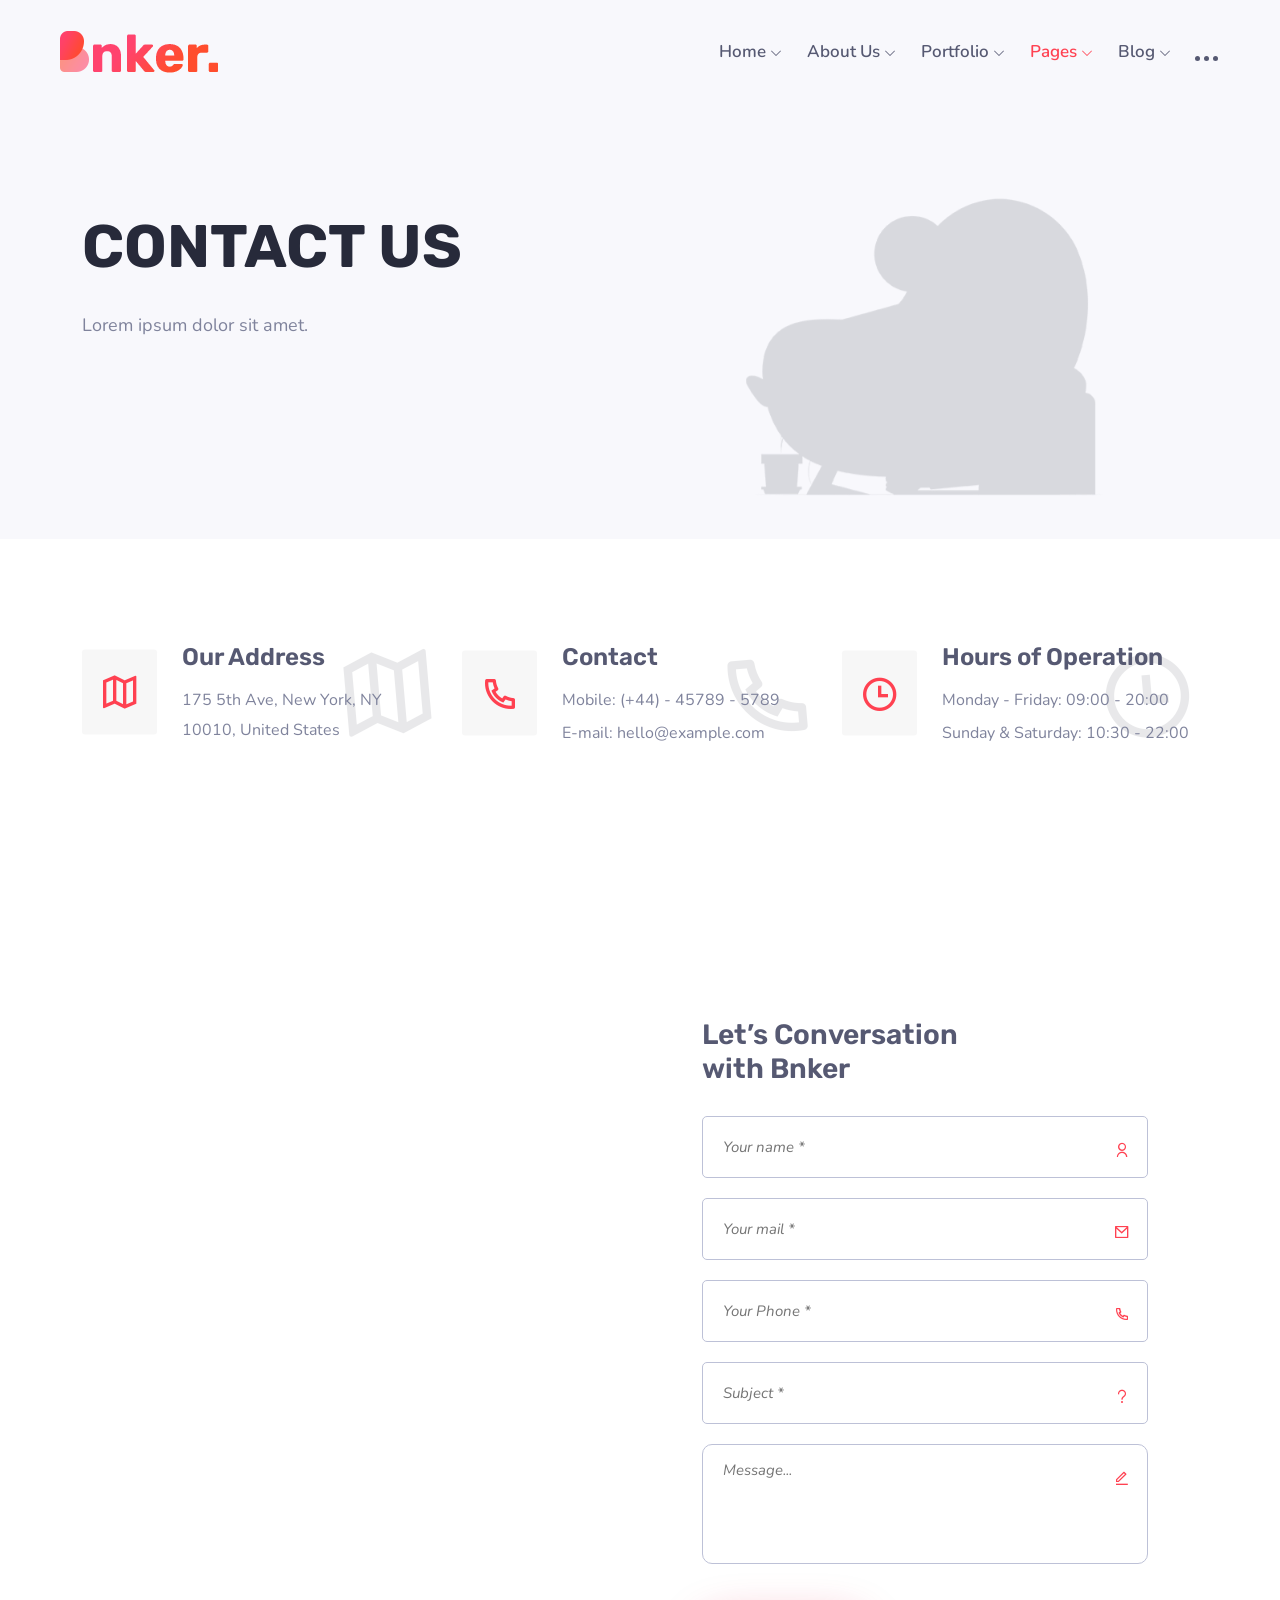
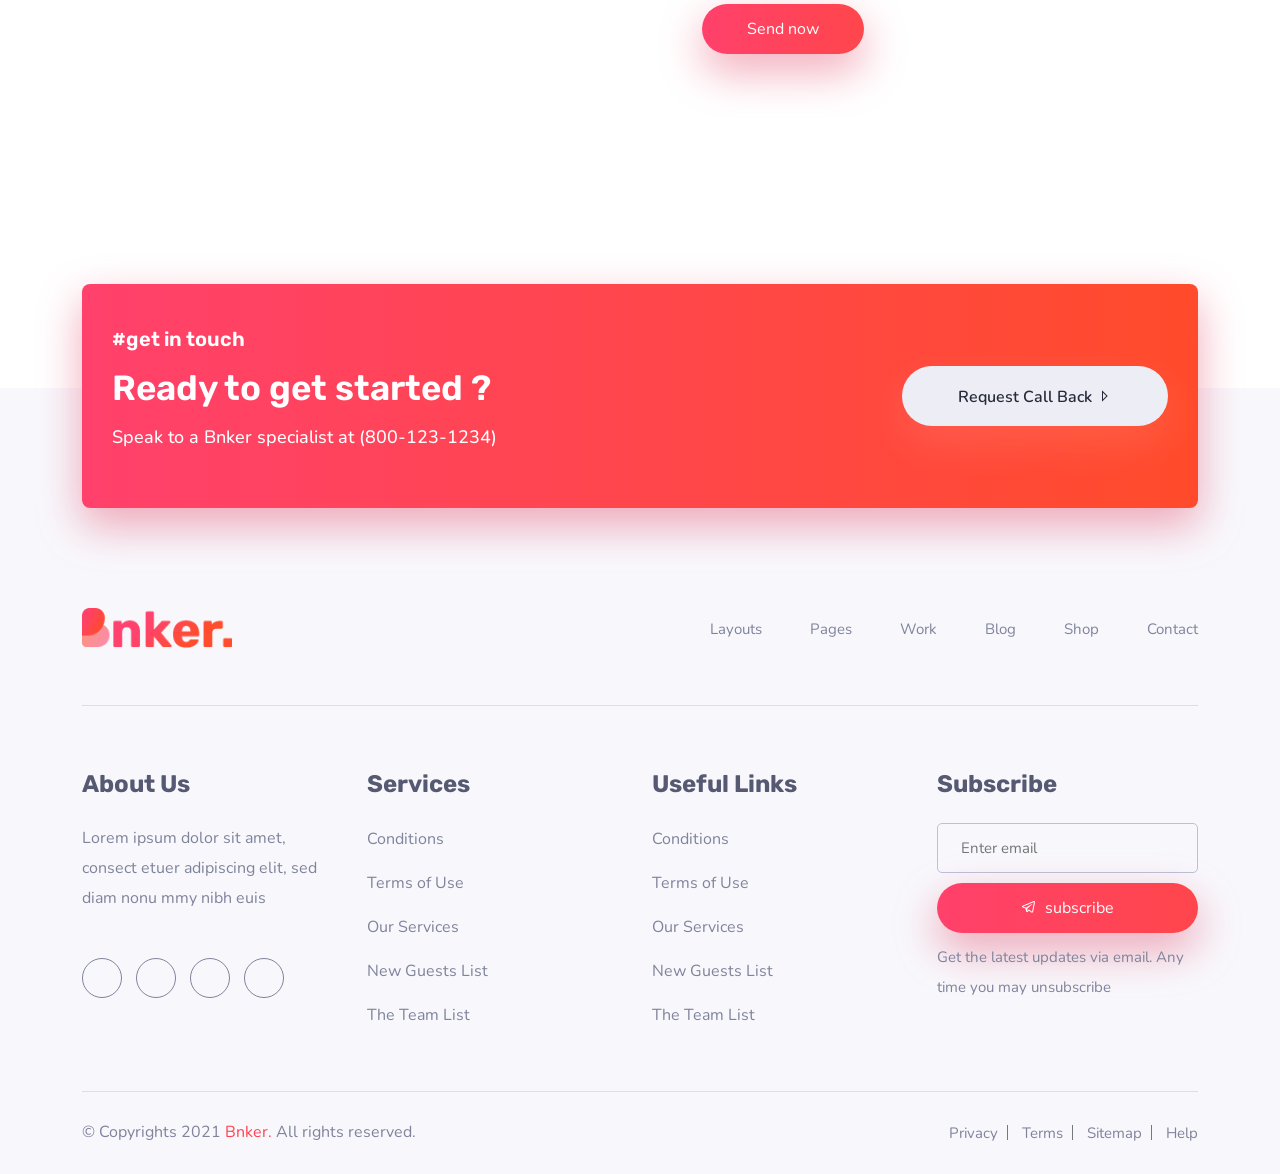
<file: resources/views/Bnker/html/ltr/contact.html>
<!doctype html>
<html lang="zxx">

<head>
    <!-- Required meta tags -->
    <meta charset="utf-8">
    <meta name="viewport" content="width=device-width, initial-scale=1, shrink-to-fit=no">
    <title> Bnker. - Banking and Loan HTML Templates </title>
    <!-- /Required meta tags -->

    <!-- Favicon -->
    <link rel="shortcut icon" href="images/favicon.png" type="image/x-icon">
    <!-- /Favicon -->

    <!-- All CSS -->

    <!-- Vendor Css -->
    <link rel="stylesheet" href="css/vendors.css">
    <!-- /Vendor Css -->

    <!-- Plugin Css -->
    <link rel="stylesheet" href="css/plugins.css">
    <!-- Plugin Css -->

    <!-- Icons Css -->
    <link rel="stylesheet" href="css/icons.css">
    <!-- /Icons Css -->

    <!-- Style Css -->
    <link rel="stylesheet" href="css/style.css">
    <!-- /Style Css -->

    <!-- /All CSS -->

</head>

<body>

    <!-- PreLoader -->
    <div id="preloader">
        <div id="status">
            <div class="spinner"></div>
        </div>
    </div>
    <!--Preloader-->

    <!-- Header -->
    <div class="navbar-area">
        <div class="acavo-responsive-nav">
            <!-- Container -->
            <div class="container">
                <div class="acavo-responsive-menu">
                    <div class="logo">
                        <a href="index.html">
                            <img src="images/logo.png" alt="logo">
                        </a>
                    </div>
                </div>
            </div>
            <!-- /Container -->
        </div>
        <div class="acavo-nav">
            <!-- Container -->
            <div class="container-fluid">
                <nav class="navbar navbar-expand-md navbar-light">
                    <a class="navbar-brand" href="index.html">
                        <img src="images/logo.png" alt="logo">
                    </a>
                    <div class="collapse navbar-collapse mean-menu">
                        <ul class="navbar-nav">
                            <li class="nav-item"><a href="#" class="nav-link">Home <i class='las la-angle-down'></i></a>
                                <ul class="dropdown-menu">
                                    <li class="nav-item"><a href="index.html" class="nav-link">Home 1</a></li>
                                    <li class="nav-item"><a href="index-2.html" class="nav-link">Home 2</a></li>
                                    <li class="nav-item"><a href="index-3.html" class="nav-link">Home 3</a></li>
                                </ul>
                            </li>

                            <li class="nav-item"><a href="#" class="nav-link">About Us <i
                                        class='las la-angle-down'></i></a>
                                <ul class="dropdown-menu">
                                    <li class="nav-item"><a href="about-us-1.html" class="nav-link">About Us
                                            1</a></li>
                                    <li class="nav-item"><a href="about-us-2.html" class="nav-link">About Us 2</a></li>
                                </ul>
                            </li>

                            <li class="nav-item"><a href="#" class="nav-link">Portfolio <i
                                        class='las la-angle-down'></i></a>
                                <ul class="dropdown-menu">
                                    <li class="nav-item"><a href="portfolio.html" class="nav-link">Portfolio</a></li>
                                    <li class="nav-item"><a href="portfolio-detail.html" class="nav-link">Portfolio
                                            Details</a></li>
                                </ul>
                            </li>

                            <li class="nav-item"><a href="#" class="nav-link  active">Pages <i
                                        class='las la-angle-down'></i></a>
                                <ul class="dropdown-menu">
                                    <li class="nav-item"><a href="faq.html" class="nav-link">FAQ</a></li>
                                    <li class="nav-item"><a href="team.html" class="nav-link">Team</a></li>
                                    <li class="nav-item"><a href="contact.html" class="nav-link active">Contact</a></li>
                                    <li class="nav-item"><a href="#" class="nav-link">Auth Page <i
                                                class='las la-angle-right'></i></a>
                                        <ul class="dropdown-menu">
                                            <li class="nav-item"><a href="login.html" class="nav-link">Login</a></li>
                                            <li class="nav-item"><a href="signup.html" class="nav-link">Sing Up</a></li>
                                            <li class="nav-item"><a href="recover.html" class="nav-link">Recover</a>
                                            </li>
                                        </ul>
                                    </li>
                                    <li class="nav-item"><a href="pricing.html" class="nav-link">Pricing</a></li>
                                    <li class="nav-item"><a href="404.html" class="nav-link">404</a></li>
                                    <li class="nav-item"><a href="coming-soon.html" class="nav-link">Coming Soon</a>
                                    </li>
                                    <li class="nav-item"><a href="loan-calculation.html" class="nav-link">Loan
                                            Calculation</a></li>
                                    <li class="nav-item"><a href="loans.html" class="nav-link">Loan Form</a></li>
                                    <li class="nav-item"><a href="open-account.html" class="nav-link">Open Account</a>
                                    </li>
                                    <li class="nav-item"><a href="privacy-policy.html" class="nav-link">Privacy
                                            Policy</a></li>
                                    <li class="nav-item"><a href="testimonials.html" class="nav-link">Testimonials</a>
                                    </li>
                                </ul>
                            </li>

                            <li class="nav-item"><a href="#" class="nav-link">Blog <i class='las la-angle-down'></i></a>
                                <ul class="dropdown-menu">
                                    <li class="nav-item"><a href="blog.html" class="nav-link">Blog</a></li>
                                    <li class="nav-item"><a href="blog-grid.html" class="nav-link">Blog Grid</a></li>
                                    <li class="nav-item"><a href="blog-single-sidebar.html" class="nav-link">Blog Single
                                            Sidebar</a>
                                    </li>
                                    <li class="nav-item"><a href="blog-single.html" class="nav-link">Blog Single</a>
                                    </li>
                                </ul>
                            </li>
                        </ul>
                        <div class="others-option d-flex align-items-center">
                            <div class="option-item">
                                <form class="search-box">
                                    <input type="text" class="input-search" placeholder="Search for anything">
                                    <button type="submit"><i class="uil uil-search-alt"></i></button>
                                </form>
                            </div>
                            <div class="option-item">
                                <a href="contact.html" class="btn theme-btn-1">Get
                                    Started <i class="las la-angle-right"></i></a>
                            </div>
                        </div>
                    </div>
                </nav>
            </div>
            <!-- /Container -->
        </div>
        <div class="others-option-for-responsive">
            <!-- Container -->
            <div class="container">
                <div class="dot-menu">
                    <div class="inner">
                        <div class="circle circle-one"></div>
                        <div class="circle circle-two"></div>
                        <div class="circle circle-three"></div>
                    </div>
                </div>
                <!-- Container -->
                <div class="container">
                    <div class="option-inner">
                        <div class="others-option">
                            <div class="option-item">
                                <form class="search-box">
                                    <input type="text" class="input-search" placeholder="Search for anything">
                                    <button type="submit"><i class="flaticon-loupe"></i></button>
                                </form>
                            </div>

                            <div class="option-item">
                                <a href="contact.html" class="btn theme-btn-1"><i class="las la-angle-right"></i>Get
                                    Started</a>
                            </div>
                        </div>
                    </div>
                </div>
                <!-- /Container -->
            </div>
            <!-- /Container -->
        </div>
    </div>
    <!-- /Header -->

    <!-- Breadcrumb -->
    <div class="banner-section position-relative">
        <!-- Container -->
        <div class="container">
            <!-- row -->
            <div class="row">
                <!-- col  -->
                <div class="col-md-6">
                    <div class="banner-content banner-padding">
                        <h3 class="title">CONTACT US</h3>
                        <p>Lorem ipsum dolor sit amet.
                        </p>
                    </div>
                </div>
                <!-- /col -->
                <!-- col -->
                <div class="col-md-6 mt-7 mt-md-0">
                    <div class="banner-content scene banner-img">
                        <div data-depth="0.2">
                            <img src="images/bg/4.png" alt="img" />
                        </div>
                    </div>
                </div>
                <!-- /col -->
            </div>
            <!-- /row -->
        </div>
        <!-- /Container -->
    </div>
    <!-- /Breadcrumb -->

    <!-- Contact Info -->
    <div class="contact-info-area pt-100 pb-70">
        <!-- Container -->
        <div class="container">
            <!-- row -->
            <div class="row">
                <!-- col -->
                <div class="col-lg-4 col-md-6">
                    <div class="contact-info-box">
                        <div class="back-icon">
                            <i class="ri-map-2-line"></i>
                        </div>
                        <div class="icon">
                            <i class="ri-map-2-line"></i>
                        </div>
                        <h3>Our Address</h3>
                        <p>175 5th Ave, New York, NY 10010, United States</p>
                    </div>
                </div>
                <!-- /col -->
                <!-- col -->
                <div class="col-lg-4 col-md-6">
                    <div class="contact-info-box">
                        <div class="back-icon">
                            <i class="ri-phone-line"></i>
                        </div>
                        <div class="icon">
                            <i class="ri-phone-line"></i>
                        </div>
                        <h3>Contact</h3>
                        <p>Mobile: <a href="tel:+44457895789">(+44) - 45789 - 5789</a></p>
                        <p>E-mail: <a href="mailto:hello@aloa.com">hello@example.com</a></p>
                    </div>
                </div>
                <!-- /col -->
                <!-- col -->
                <div class="col-lg-4 col-md-6 offset-lg-0 offset-md-3">
                    <div class="contact-info-box">
                        <div class="back-icon">
                            <i class="ri-time-line"></i>
                        </div>
                        <div class="icon">
                            <i class="ri-time-line"></i>
                        </div>
                        <h3>Hours of Operation</h3>
                        <p>Monday - Friday: 09:00 - 20:00</p>
                        <p>Sunday & Saturday: 10:30 - 22:00</p>
                    </div>
                </div>
                <!-- /col -->
            </div>
            <!-- /row -->
        </div>
        <!-- /Container -->
    </div>
    <!-- /Contact Info -->

    <!-- Contact -->
    <div class="contact-section">
        <!-- Container -->
        <div class="container">
            <!-- row -->
            <div class="row clearfix">
                <!-- col -->
                <div class="col-lg-6">
                    <div class="map-site ml-15">
                        <iframe
                            src="https://www.google.com/maps/embed?pb=!1m14!1m12!1m3!1d14709.912151828446!2d89.5403187!3d22.82179695!2m3!1f0!2f0!3f0!3m2!1i1024!2i768!4f13.1!5e0!3m2!1sen!2sbd!4v1570748232408!5m2!1sen!2sbd"
                            style="border:0;" allowfullscreen=""></iframe>
                    </div>
                </div>
                <!-- /col -->
                <!-- col -->
                <div class="col-lg-6 col-md-12 col-sm-12 form-column">
                    <div class="form-inner">
                        <h3>Let’s Conversation<br />with Bnker</h3>
                        <form method="post" action="#" id="contact-form" class="default-form">
                            <div class="row clearfix">
                                <div class="col-lg-12 col-md-12 col-sm-12 form-group contact-icon contacts-name">
                                    <input type="text" name="username" placeholder="Your name *" required="">
                                </div>
                                <div class="col-lg-12 col-md-12 col-sm-12 form-group contact-icon contacts-email">
                                    <input type="email" name="email" placeholder="Your mail *" required="">
                                </div>
                                <div class="col-lg-12 col-md-12 col-sm-12 form-group contact-icon contacts-phone">
                                    <input type="text" name="phone" placeholder="Your Phone *" required="">
                                </div>
                                <div class="col-lg-12 col-md-12 col-sm-12 form-group  contact-icon contacts-subject">
                                    <input type="text" name="subject" placeholder="Subject *" required="">
                                </div>
                                <div class="col-lg-12 col-md-12 col-sm-12 form-group contact-icon contacts-message">
                                    <textarea name="message" placeholder="Message..."></textarea>
                                </div>
                                <div class="col-lg-12 col-md-12 col-sm-12 form-group message-btn">
                                    <button class="btn theme-btn-1" type="submit" name="submit-form">Send
                                        now</button>
                                </div>
                            </div>
                        </form>
                    </div>
                </div>
                <!-- col -->
            </div>
            <!-- /row -->
        </div>
        <!-- Container -->
    </div>
    <!-- /Contact -->

    <!-- Cta -->
    <div class="cta-area">
        <!-- Container -->
        <div class="container">
            <!-- row -->
            <div class="row align-items-center">
                <!-- col -->
                <div class="col-lg-12">
                    <div class="get-start-box">
                        <!-- col -->
                        <div class="col-lg-8">
                            <div class="section-heading">
                                <h5 class="section__meta text-white">#get in touch</h5>
                                <h2 class="section__title">Ready to get started ?</h2>
                                <p class="section__sub">Speak to a Bnker specialist at (800-123-1234)</p>
                            </div>
                        </div>
                        <!-- /col -->
                        <!-- col -->
                        <div class="col-lg-4">
                            <div class="button-shared text-end">
                                <a href="contact.html" class="btn cta-btn">
                                    Request Call Back <span class="la la-caret-right"></span>
                                </a>
                            </div>
                        </div>
                        <!-- /col -->
                    </div>
                </div>
                <!-- /col -->
            </div>
            <!-- /row -->
        </div>
        <!-- /Container -->
    </div>
    <!-- /Cta -->

    <!-- Footer -->
    <footer class="footer-style bg-gray-100 pt-200">
        <!-- Container -->
        <div class="container">
            <!-- row -->
            <div class="row">
                <!-- col -->
                <div class="col-xl-3 col-lg-3 col-md-4">
                    <div class="footer-logo">
                        <a href="index.html"><img src="images/logo.png" alt=""></a>
                    </div>
                </div>
                <!-- /col -->
                <!-- col -->
                <div class="col-xl-9 col-lg-9  col-md-8 mb-30">
                    <div class="footer-top-wrapper">
                        <ul class="footer-top-link text-end">
                            <li><a href="#">Layouts </a></li>
                            <li><a href="#"> Pages</a></li>
                            <li><a href="#">Work</a></li>
                            <li><a href="#">Blog </a></li>
                            <li><a href="#">Shop</a></li>
                            <li><a href="#">Contact</a></li>
                        </ul>
                    </div>
                </div>
                <!-- /col -->
                <!-- col -->
            </div>
            <!-- /row -->
            <div class="footer-middle-area mt-30 pb-30 pt-60">
                <!-- row -->
                <div class="row">
                    <!-- col -->
                    <div class="col-xl-3 col-lg-3 col-md-6">
                        <div class="footer-wrapper mb-30">
                            <h3 class="footer-title">About Us</h3>
                            <div class="footer-text">
                                <p>Lorem ipsum dolor sit amet, consect etuer adipiscing elit, sed diam nonu mmy nibh
                                    euis </p>
                            </div>
                            <div class="footer-icon">
                                <a href="#"><i class="uil uil-facebook-f"></i></a>
                                <a href="#"><i class="uil uil-twitter"></i></a>
                                <a href="#"><i class="uil uil-instagram-alt"></i></a>
                                <a href="#"><i class="uil uil-youtube"></i></a>
                            </div>
                        </div>
                    </div>
                    <!-- /col -->
                    <!-- col -->
                    <div class="col-xl-3 col-lg-3 col-md-6">
                        <div class="footer-wrapper mb-30">
                            <h3 class="footer-title">Services</h3>
                            <div class="footer-link">
                                <ul>
                                    <li><a href="about.html">Conditions</a></li>
                                    <li><a href="our-history.html">Terms of Use</a></li>
                                    <li><a href="about.html">Our Services</a></li>
                                    <li><a href="team.html">New Guests List</a></li>
                                    <li><a href="about.html">The Team List</a></li>
                                </ul>
                            </div>
                            <div></div>
                        </div>
                    </div>
                    <!-- /col -->
                    <!-- col -->
                    <div class="col-xl-3 col-lg-3 col-md-6">
                        <div class="footer-wrapper mb-30">
                            <h3 class="footer-title">Useful Links</h3>
                            <div class="footer-link">
                                <ul>
                                    <li><a href="services-01.html">Conditions</a></li>
                                    <li><a href="contact.html">Terms of Use</a></li>
                                    <li><a href="contact.html">Our Services</a></li>
                                    <li><a href="blog.html">New Guests List</a></li>
                                    <li><a href="about.html">The Team List</a></li>
                                </ul>
                            </div>
                        </div>
                    </div>
                    <!-- /col -->
                    <!-- col -->
                    <div class="col-xl-3 col-lg-3 col-md-6">
                        <div class="footer-wrapper mb-30">
                            <h3 class="footer-title">Subscribe</h3>
                            <div class="subscribes-form">
                                <form action="#">
                                    <input placeholder="Enter email " type="email">
                                    <button class="btn theme-btn-1 width-100 mt-10"><i
                                            class="lab la-telegram-plane me-2"></i>subscribe</button>
                                </form>
                            </div>
                            <div class="footer-info">
                                <p>Get the latest updates via email. Any time you may unsubscribe</p>
                            </div>
                        </div>
                    </div>
                    <!-- /col -->
                </div>
                <!-- /row -->
            </div>
            <div class="footer-bottom-area pt-25 pb-25">
                <!-- row -->
                <div class="row">
                    <!-- col -->
                    <div class="col-xl-6 col-lg-6 col-md-6">
                        <div class="copyright">
                            <p>© Copyrights 2021 <a href="index.html">Bnker.</a> All rights reserved.</p>
                        </div>
                    </div>
                    <!-- col -->
                    <!-- /col -->
                    <div class="col-xl-6 col-lg-6 col-md-6">
                        <div class="footer-bottom-link text-end">
                            <ul>
                                <li><a href="#">Privacy </a></li>
                                <li><a href="#"> Terms</a></li>
                                <li><a href="#">Sitemap</a></li>
                                <li><a href="#">Help </a></li>
                            </ul>
                        </div>
                    </div>
                    <!-- /col -->
                </div>
                <!-- /row -->
            </div>
        </div>
        <!-- /Container -->
    </footer>
    <!-- /Footer -->

    <!-- Go top -->
    <div class="go-top-area">
        <div class="go-top-wrap">
            <div class="go-top-btn-wrap">
                <div class="go-top go-top-btn">
                    <i class="las la-angle-double-up"></i>
                    <i class="las la-angle-double-up"></i>
                </div>
            </div>
        </div>
    </div>
    <!-- /Go top -->

    <!-- JS -->

    <!-- Vendor Js -->
    <script src="js/vendors.js"></script>
    <!-- /Vendor js -->

    <!-- Plugins Js -->
    <script src="js/plugins.js"></script>
    <!-- /Plugins Js -->

    <!-- Main JS -->
    <script src="js/main.js"></script>
    <!-- /Main JS -->

    <!-- /JS -->

</body>

</html>
</file>
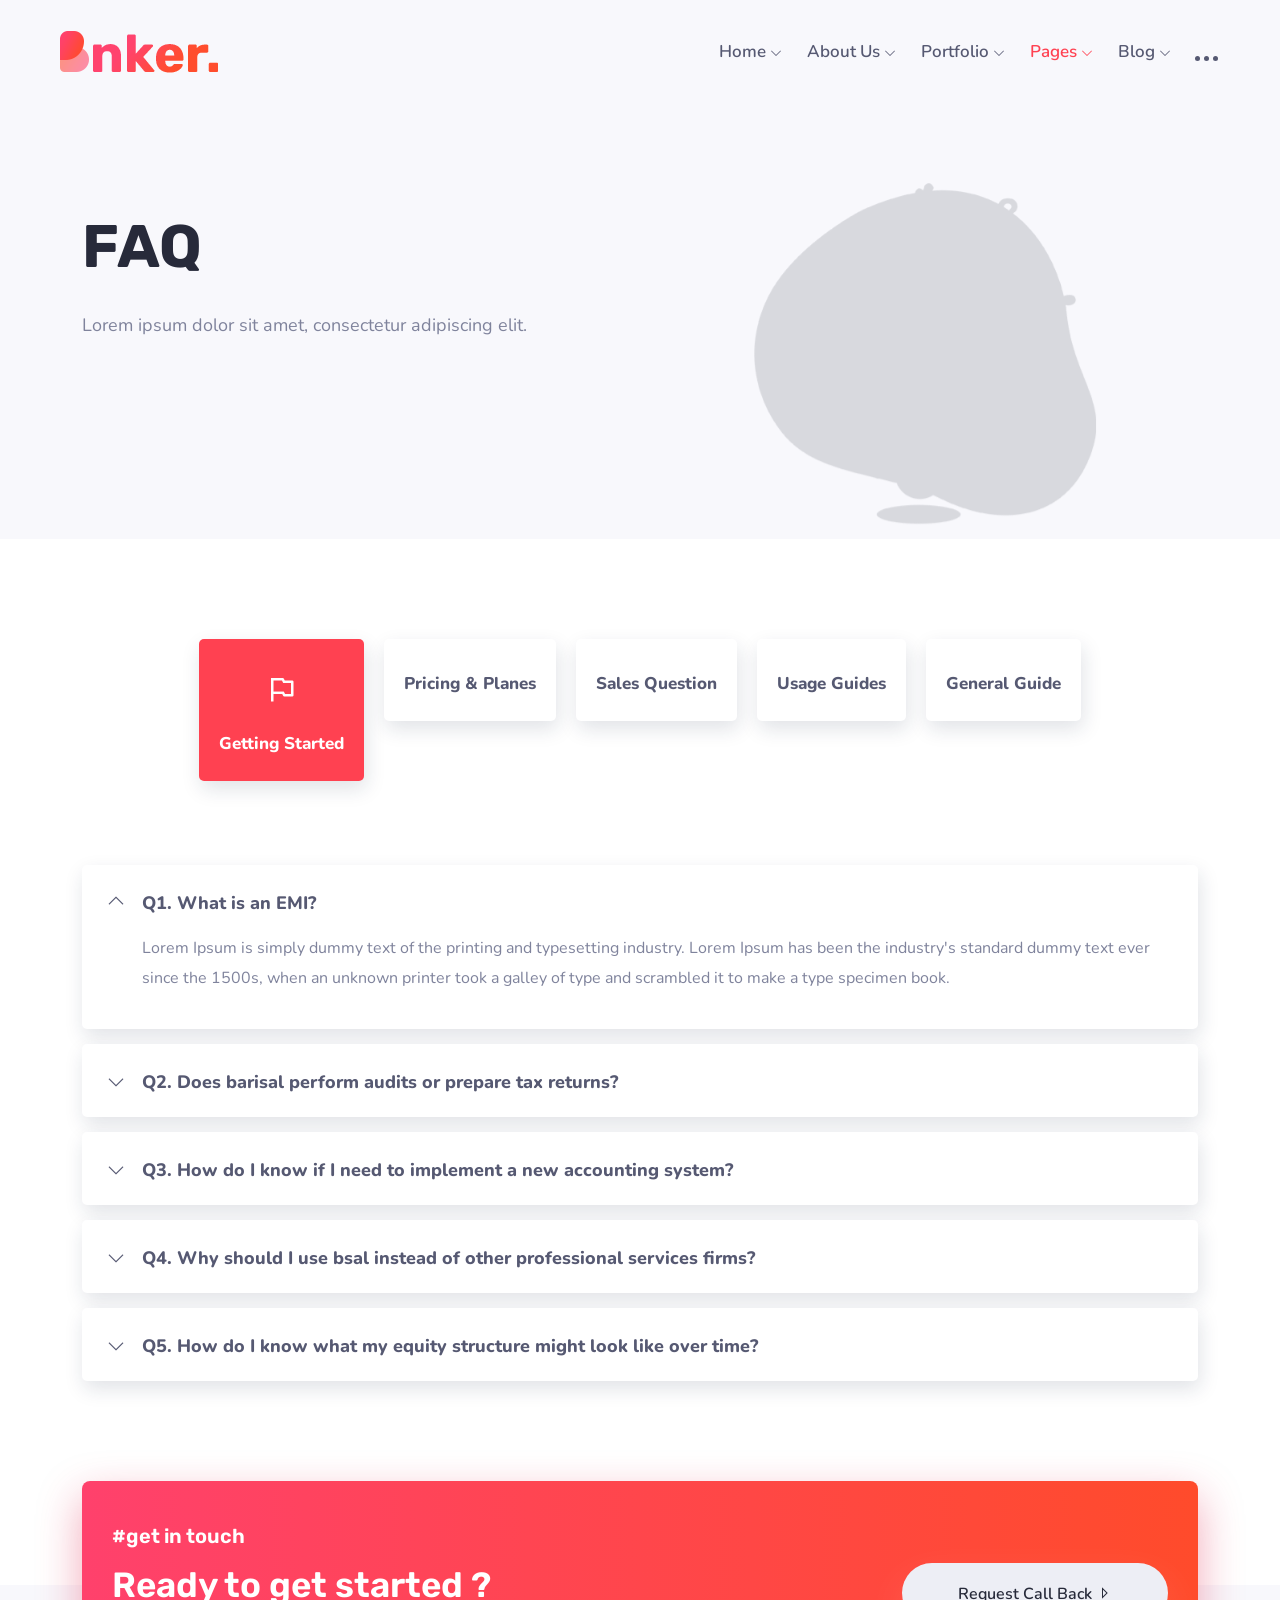
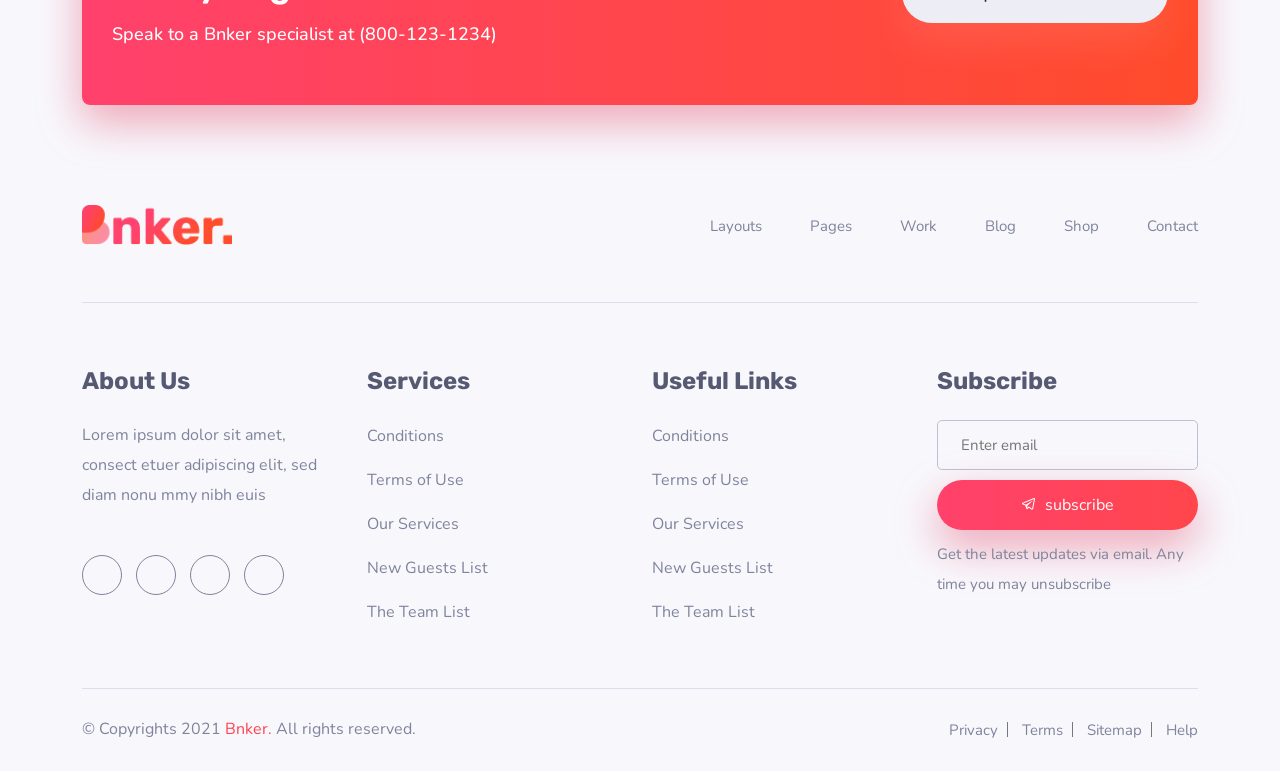
<file: resources/views/Bnker/html/ltr/faq.html>
<!doctype html>
<html lang="zxx">

<head>
    <!-- Required meta tags -->
    <meta charset="utf-8">
    <meta name="viewport" content="width=device-width, initial-scale=1, shrink-to-fit=no">
    <title> Bnker. - Banking and Loan HTML Templates </title>
    <!-- /Required meta tags -->

    <!-- Favicon -->
    <link rel="shortcut icon" href="images/favicon.png" type="image/x-icon">
    <!-- /Favicon -->

    <!-- All CSS -->

    <!-- Vendor Css -->
    <link rel="stylesheet" href="css/vendors.css">
    <!-- /Vendor Css -->

    <!-- Plugin Css -->
    <link rel="stylesheet" href="css/plugins.css">
    <!-- Plugin Css -->

    <!-- Icons Css -->
    <link rel="stylesheet" href="css/icons.css">
    <!-- /Icons Css -->

    <!-- Style Css -->
    <link rel="stylesheet" href="css/style.css">
    <!-- /Style Css -->

    <!-- /All CSS -->

</head>

<body>

    <!-- PreLoader -->
    <div id="preloader">
        <div id="status">
            <div class="spinner"></div>
        </div>
    </div>
    <!--Preloader-->

    <!-- Header -->
    <div class="navbar-area">
        <div class="acavo-responsive-nav">
            <!-- Container -->
            <div class="container">
                <div class="acavo-responsive-menu">
                    <div class="logo">
                        <a href="index.html">
                            <img src="images/logo.png" alt="logo">
                        </a>
                    </div>
                </div>
            </div>
            <!-- /Container -->
        </div>
        <div class="acavo-nav">
            <!-- Container -->
            <div class="container-fluid">
                <nav class="navbar navbar-expand-md navbar-light">
                    <a class="navbar-brand" href="index.html">
                        <img src="images/logo.png" alt="logo">
                    </a>
                    <div class="collapse navbar-collapse mean-menu">
                        <ul class="navbar-nav">
                            <li class="nav-item"><a href="#" class="nav-link">Home <i class='las la-angle-down'></i></a>
                                <ul class="dropdown-menu">
                                    <li class="nav-item"><a href="index.html" class="nav-link">Home 1</a></li>
                                    <li class="nav-item"><a href="index-2.html" class="nav-link">Home 2</a></li>
                                    <li class="nav-item"><a href="index-3.html" class="nav-link">Home 3</a></li>
                                </ul>
                            </li>

                            <li class="nav-item"><a href="#" class="nav-link">About Us <i
                                        class='las la-angle-down'></i></a>
                                <ul class="dropdown-menu">
                                    <li class="nav-item"><a href="about-us-1.html" class="nav-link">About Us 1</a></li>
                                    <li class="nav-item"><a href="about-us-2.html" class="nav-link">About Us 2</a></li>
                                </ul>
                            </li>

                            <li class="nav-item"><a href="#" class="nav-link">Portfolio <i class='las la-angle-down'></i></a>
                                <ul class="dropdown-menu">
                                    <li class="nav-item"><a href="portfolio.html" class="nav-link">Portfolio</a></li>
                                    <li class="nav-item"><a href="portfolio-detail.html" class="nav-link">Portfolio
                                            Details</a></li>
                                </ul>
                            </li>

                            <li class="nav-item"><a href="#" class="nav-link active">Pages <i
                                        class='las la-angle-down'></i></a>
                                <ul class="dropdown-menu">
                                    <li class="nav-item"><a href="faq.html" class="nav-link active">FAQ</a></li>
                                    <li class="nav-item"><a href="team.html" class="nav-link">Team</a></li>
                                    <li class="nav-item"><a href="contact.html" class="nav-link">Contact</a></li>
                                    <li class="nav-item"><a href="#" class="nav-link">Auth Page <i
                                                class='las la-angle-right'></i></a>
                                        <ul class="dropdown-menu">
                                            <li class="nav-item"><a href="login.html" class="nav-link">Login</a></li>
                                            <li class="nav-item"><a href="signup.html" class="nav-link">Sing Up</a></li>
                                            <li class="nav-item"><a href="recover.html"
                                                    class="nav-link">Recover</a>
                                            </li>
                                        </ul>
                                    </li>
                                                                            <li class="nav-item"><a href="pricing.html" class="nav-link">Pricing</a></li>
                                        <li class="nav-item"><a href="404.html" class="nav-link">404</a></li>
                                    <li class="nav-item"><a href="coming-soon.html" class="nav-link">Coming Soon</a>
                                    </li>
                                    <li class="nav-item"><a href="loan-calculation.html" class="nav-link">Loan
                                            Calculation</a></li>
                                    <li class="nav-item"><a href="loans.html" class="nav-link">Loan Form</a></li>
                                    <li class="nav-item"><a href="open-account.html" class="nav-link">Open Account</a>
                                    </li>
                                    <li class="nav-item"><a href="privacy-policy.html" class="nav-link">Privacy
                                            Policy</a></li>
                                    <li class="nav-item"><a href="testimonials.html" class="nav-link">Testimonials</a>
                                    </li>
                                </ul>
                            </li>

                            <li class="nav-item"><a href="#" class="nav-link">Blog <i class='las la-angle-down'></i></a>
                                <ul class="dropdown-menu">
                                    <li class="nav-item"><a href="blog.html" class="nav-link">Blog</a></li>
                                    <li class="nav-item"><a href="blog-grid.html" class="nav-link">Blog Grid</a></li>
                                    <li class="nav-item"><a href="blog-single-sidebar.html" class="nav-link">Blog Single
                                            Sidebar</a>
                                    </li>
                                    <li class="nav-item"><a href="blog-single.html" class="nav-link">Blog Single</a>
                                    </li>
                                </ul>
                            </li>
                        </ul>
                        <div class="others-option d-flex align-items-center">
                            <div class="option-item">
                                <form class="search-box">
                                    <input type="text" class="input-search" placeholder="Search for anything">
                                    <button type="submit"><i class="uil uil-search-alt"></i></button>
                                </form>
                            </div>
                            <div class="option-item">
                                <a href="contact.html" class="btn theme-btn-1">Get
                                    Started <i class="las la-angle-right"></i></a>
                            </div>
                        </div>
                    </div>
                </nav>
            </div>
            <!-- /Container -->
        </div>
        <div class="others-option-for-responsive">
            <!-- Container -->
            <div class="container">
                <div class="dot-menu">
                    <div class="inner">
                        <div class="circle circle-one"></div>
                        <div class="circle circle-two"></div>
                        <div class="circle circle-three"></div>
                    </div>
                </div>
                <!-- Container -->
                <div class="container">
                    <div class="option-inner">
                        <div class="others-option">
                            <div class="option-item">
                                <form class="search-box">
                                    <input type="text" class="input-search" placeholder="Search for anything">
                                    <button type="submit"><i class="flaticon-loupe"></i></button>
                                </form>
                            </div>

                            <div class="option-item">
                                <a href="contact.html" class="btn theme-btn-1"><i class="las la-angle-right"></i>Get
                                    Started</a>
                            </div>
                        </div>
                    </div>
                </div>
                <!-- /Container -->
            </div>
            <!-- /Container -->
        </div>
    </div>
    <!-- /Header -->

    <!-- Breadcrumb -->
    <div class="banner-section position-relative">
        <!-- Container -->
        <div class="container">
            <!-- row -->
            <div class="row">
                <!-- col  -->
                <div class="col-md-6">
                    <div class="banner-content banner-padding">
                        <h3 class="title">FAQ</h3>
<p>Lorem ipsum dolor sit amet, consectetur adipiscing elit. </p>
                    </div>
                </div>
                <!-- /col -->
                <!-- col -->
                <div class="col-md-6 mt-7 mt-md-0">
                    <div class="banner-content scene banner-img">
                        <div data-depth="0.2">
                            <img src="images/bg/1.png" alt="img" />
                        </div>
                    </div>
                </div>
                <!-- /col -->
            </div>
            <!-- /row -->
        </div>
        <!-- /Container -->
    </div>
    <!-- /Breadcrumb -->

    <!-- FAQ -->
    <div class="faq-area pt-100 pb-100">
        <!-- Container -->
        <div class="container">
            <div class="tab faq-accordion-tab">
                <ul class="tabs d-flex flex-wrap justify-content-center">
                    <li class="mb-4"><a href="#"><i class="ri-flag-line"></i> <span>Getting Started</span></a></li>

                    <li class="mb-4"><a href="#"><i class="uil uil-money-bill"></i> <span>Pricing & Planes</span></a></li>

                    <li class="mb-4"><a href="#"><i class="uil uil-shopping-bag"></i> <span>Sales Question</span></a></li>

                    <li class="mb-4"><a href="#"><i class="uil uil-book-open"></i> <span>Usage Guides</span></a></li>

                    <li class="mb-4"><a href="#"><i class="uil uil-info-circle"></i> <span>General Guide</span></a></li>
                </ul>

                <div class="tab-content">
                    <div class="tabs-item">
                        <div class="faq-accordion">
                            <ul class="accordion">
                                <li class="accordion-item">
                                    <a class="accordion-title active" href="javascript:void(0)">
                                        <i class='las la-angle-down'></i>
                                        Q1. What is an EMI?
                                    </a>

                                    <div class="accordion-content show">
                                        <p>Lorem Ipsum is simply dummy text of the printing and typesetting industry.
                                            Lorem Ipsum has been the industry's standard dummy text ever since the
                                            1500s, when an unknown printer took a galley of type and scrambled it to
                                            make a type specimen book.</p>
                                    </div>
                                </li>

                                <li class="accordion-item">
                                    <a class="accordion-title" href="javascript:void(0)">
                                        <i class='las la-angle-down'></i>
                                        Q2. Does barisal perform audits or prepare tax returns?
                                    </a>

                                    <div class="accordion-content">
                                        <p>Lorem Ipsum is simply dummy text of the printing and typesetting industry.
                                            Lorem Ipsum has been the industry's standard dummy text ever since the
                                            1500s, when an unknown printer took a galley of type and scrambled it to
                                            make a type specimen book.</p>
                                    </div>
                                </li>

                                <li class="accordion-item">
                                    <a class="accordion-title" href="javascript:void(0)">
                                        <i class='las la-angle-down'></i>
                                        Q3. How do I know if I need to implement a new accounting system?
                                    </a>

                                    <div class="accordion-content">
                                        <p>Lorem Ipsum is simply dummy text of the printing and typesetting industry.
                                            Lorem Ipsum has been the industry's standard dummy text ever since the
                                            1500s, when an unknown printer took a galley of type and scrambled it to
                                            make a type specimen book.</p>
                                    </div>
                                </li>

                                <li class="accordion-item">
                                    <a class="accordion-title" href="javascript:void(0)">
                                        <i class='las la-angle-down'></i>
                                        Q4. Why should I use bsal instead of other professional services firms?
                                    </a>

                                    <div class="accordion-content">
                                        <p>Lorem Ipsum is simply dummy text of the printing and typesetting industry.
                                            Lorem Ipsum has been the industry's standard dummy text ever since the
                                            1500s, when an unknown printer took a galley of type and scrambled it to
                                            make a type specimen book.</p>
                                    </div>
                                </li>

                                <li class="accordion-item">
                                    <a class="accordion-title" href="javascript:void(0)">
                                        <i class='las la-angle-down'></i>
                                        Q5. How do I know what my equity structure might look like over time?
                                    </a>

                                    <div class="accordion-content">
                                        <p>Lorem Ipsum is simply dummy text of the printing and typesetting industry.
                                            Lorem Ipsum has been the industry's standard dummy text ever since the
                                            1500s, when an unknown printer took a galley of type and scrambled it to
                                            make a type specimen book.</p>
                                    </div>
                                </li>
                            </ul>
                        </div>
                    </div>

                    <div class="tabs-item">
                        <div class="faq-accordion">
                            <ul class="accordion">
                                <li class="accordion-item">
                                    <a class="accordion-title active" href="javascript:void(0)">
                                        <i class='las la-angle-down'></i>
                                        Q1. What is an EMI?
                                    </a>

                                    <div class="accordion-content show">
                                        <p>Lorem Ipsum is simply dummy text of the printing and typesetting industry.
                                            Lorem Ipsum has been the industry's standard dummy text ever since the
                                            1500s, when an unknown printer took a galley of type and scrambled it to
                                            make a type specimen book.</p>
                                    </div>
                                </li>

                                <li class="accordion-item">
                                    <a class="accordion-title" href="javascript:void(0)">
                                        <i class='las la-angle-down'></i>
                                        Q2. Does barisal perform audits or prepare tax returns?
                                    </a>

                                    <div class="accordion-content">
                                        <p>Lorem Ipsum is simply dummy text of the printing and typesetting industry.
                                            Lorem Ipsum has been the industry's standard dummy text ever since the
                                            1500s, when an unknown printer took a galley of type and scrambled it to
                                            make a type specimen book.</p>
                                    </div>
                                </li>

                                <li class="accordion-item">
                                    <a class="accordion-title" href="javascript:void(0)">
                                        <i class='las la-angle-down'></i>
                                        Q3. How do I know if I need to implement a new accounting system?
                                    </a>

                                    <div class="accordion-content">
                                        <p>Lorem Ipsum is simply dummy text of the printing and typesetting industry.
                                            Lorem Ipsum has been the industry's standard dummy text ever since the
                                            1500s, when an unknown printer took a galley of type and scrambled it to
                                            make a type specimen book.</p>
                                    </div>
                                </li>

                                <li class="accordion-item">
                                    <a class="accordion-title" href="javascript:void(0)">
                                        <i class='las la-angle-down'></i>
                                        Q4. Why should I use bsal instead of other professional services firms?
                                    </a>

                                    <div class="accordion-content">
                                        <p>Lorem Ipsum is simply dummy text of the printing and typesetting industry.
                                            Lorem Ipsum has been the industry's standard dummy text ever since the
                                            1500s, when an unknown printer took a galley of type and scrambled it to
                                            make a type specimen book.</p>
                                    </div>
                                </li>

                                <li class="accordion-item">
                                    <a class="accordion-title" href="javascript:void(0)">
                                        <i class='las la-angle-down'></i>
                                        Q5. How do I know what my equity structure might look like over time?
                                    </a>

                                    <div class="accordion-content">
                                        <p>Lorem Ipsum is simply dummy text of the printing and typesetting industry.
                                            Lorem Ipsum has been the industry's standard dummy text ever since the
                                            1500s, when an unknown printer took a galley of type and scrambled it to
                                            make a type specimen book.</p>
                                    </div>
                                </li>
                            </ul>
                        </div>
                    </div>
                    <div class="tabs-item">
                        <div class="faq-accordion">
                            <ul class="accordion">
                                <li class="accordion-item">
                                    <a class="accordion-title active" href="javascript:void(0)">
                                        <i class='las la-angle-down'></i>
                                        Q1. What is an EMI?
                                    </a>

                                    <div class="accordion-content show">
                                        <p>Lorem Ipsum is simply dummy text of the printing and typesetting industry.
                                            Lorem Ipsum has been the industry's standard dummy text ever since the
                                            1500s, when an unknown printer took a galley of type and scrambled it to
                                            make a type specimen book.</p>
                                    </div>
                                </li>

                                <li class="accordion-item">
                                    <a class="accordion-title" href="javascript:void(0)">
                                        <i class='las la-angle-down'></i>
                                        Q2. Does barisal perform audits or prepare tax returns?
                                    </a>

                                    <div class="accordion-content">
                                        <p>Lorem Ipsum is simply dummy text of the printing and typesetting industry.
                                            Lorem Ipsum has been the industry's standard dummy text ever since the
                                            1500s, when an unknown printer took a galley of type and scrambled it to
                                            make a type specimen book.</p>
                                    </div>
                                </li>

                                <li class="accordion-item">
                                    <a class="accordion-title" href="javascript:void(0)">
                                        <i class='las la-angle-down'></i>
                                        Q3. How do I know if I need to implement a new accounting system?
                                    </a>

                                    <div class="accordion-content">
                                        <p>Lorem Ipsum is simply dummy text of the printing and typesetting industry.
                                            Lorem Ipsum has been the industry's standard dummy text ever since the
                                            1500s, when an unknown printer took a galley of type and scrambled it to
                                            make a type specimen book.</p>
                                    </div>
                                </li>

                                <li class="accordion-item">
                                    <a class="accordion-title" href="javascript:void(0)">
                                        <i class='las la-angle-down'></i>
                                        Q4. Why should I use bsal instead of other professional services firms?
                                    </a>

                                    <div class="accordion-content">
                                        <p>Lorem Ipsum is simply dummy text of the printing and typesetting industry.
                                            Lorem Ipsum has been the industry's standard dummy text ever since the
                                            1500s, when an unknown printer took a galley of type and scrambled it to
                                            make a type specimen book.</p>
                                    </div>
                                </li>

                                <li class="accordion-item">
                                    <a class="accordion-title" href="javascript:void(0)">
                                        <i class='las la-angle-down'></i>
                                        Q5. How do I know what my equity structure might look like over time?
                                    </a>

                                    <div class="accordion-content">
                                        <p>Lorem Ipsum is simply dummy text of the printing and typesetting industry.
                                            Lorem Ipsum has been the industry's standard dummy text ever since the
                                            1500s, when an unknown printer took a galley of type and scrambled it to
                                            make a type specimen book.</p>
                                    </div>
                                </li>
                            </ul>
                        </div>
                    </div>
                    <div class="tabs-item">
                        <div class="faq-accordion">
                            <ul class="accordion">
                                <li class="accordion-item">
                                    <a class="accordion-title active" href="javascript:void(0)">
                                        <i class='las la-angle-down'></i>
                                        Q1. What is an EMI?
                                    </a>

                                    <div class="accordion-content show">
                                        <p>Lorem Ipsum is simply dummy text of the printing and typesetting industry.
                                            Lorem Ipsum has been the industry's standard dummy text ever since the
                                            1500s, when an unknown printer took a galley of type and scrambled it to
                                            make a type specimen book.</p>
                                    </div>
                                </li>

                                <li class="accordion-item">
                                    <a class="accordion-title" href="javascript:void(0)">
                                        <i class='las la-angle-down'></i>
                                        Q2. Does barisal perform audits or prepare tax returns?
                                    </a>

                                    <div class="accordion-content">
                                        <p>Lorem Ipsum is simply dummy text of the printing and typesetting industry.
                                            Lorem Ipsum has been the industry's standard dummy text ever since the
                                            1500s, when an unknown printer took a galley of type and scrambled it to
                                            make a type specimen book.</p>
                                    </div>
                                </li>

                                <li class="accordion-item">
                                    <a class="accordion-title" href="javascript:void(0)">
                                        <i class='las la-angle-down'></i>
                                        Q3. How do I know if I need to implement a new accounting system?
                                    </a>

                                    <div class="accordion-content">
                                        <p>Lorem Ipsum is simply dummy text of the printing and typesetting industry.
                                            Lorem Ipsum has been the industry's standard dummy text ever since the
                                            1500s, when an unknown printer took a galley of type and scrambled it to
                                            make a type specimen book.</p>
                                    </div>
                                </li>

                                <li class="accordion-item">
                                    <a class="accordion-title" href="javascript:void(0)">
                                        <i class='las la-angle-down'></i>
                                        Q4. Why should I use bsal instead of other professional services firms?
                                    </a>

                                    <div class="accordion-content">
                                        <p>Lorem Ipsum is simply dummy text of the printing and typesetting industry.
                                            Lorem Ipsum has been the industry's standard dummy text ever since the
                                            1500s, when an unknown printer took a galley of type and scrambled it to
                                            make a type specimen book.</p>
                                    </div>
                                </li>

                                <li class="accordion-item">
                                    <a class="accordion-title" href="javascript:void(0)">
                                        <i class='las la-angle-down'></i>
                                        Q5. How do I know what my equity structure might look like over time?
                                    </a>

                                    <div class="accordion-content">
                                        <p>Lorem Ipsum is simply dummy text of the printing and typesetting industry.
                                            Lorem Ipsum has been the industry's standard dummy text ever since the
                                            1500s, when an unknown printer took a galley of type and scrambled it to
                                            make a type specimen book.</p>
                                    </div>
                                </li>
                            </ul>
                        </div>
                    </div>
                    <div class="tabs-item">
                        <div class="faq-accordion">
                            <ul class="accordion">
                                <li class="accordion-item">
                                    <a class="accordion-title active" href="javascript:void(0)">
                                        <i class='las la-angle-down'></i>
                                        Q1. What is an EMI?
                                    </a>

                                    <div class="accordion-content show">
                                        <p>Lorem Ipsum is simply dummy text of the printing and typesetting industry.
                                            Lorem Ipsum has been the industry's standard dummy text ever since the
                                            1500s, when an unknown printer took a galley of type and scrambled it to
                                            make a type specimen book.</p>
                                    </div>
                                </li>

                                <li class="accordion-item">
                                    <a class="accordion-title" href="javascript:void(0)">
                                        <i class='las la-angle-down'></i>
                                        Q2. Does barisal perform audits or prepare tax returns?
                                    </a>

                                    <div class="accordion-content">
                                        <p>Lorem Ipsum is simply dummy text of the printing and typesetting industry.
                                            Lorem Ipsum has been the industry's standard dummy text ever since the
                                            1500s, when an unknown printer took a galley of type and scrambled it to
                                            make a type specimen book.</p>
                                    </div>
                                </li>

                                <li class="accordion-item">
                                    <a class="accordion-title" href="javascript:void(0)">
                                        <i class='las la-angle-down'></i>
                                        Q3. How do I know if I need to implement a new accounting system?
                                    </a>

                                    <div class="accordion-content">
                                        <p>Lorem Ipsum is simply dummy text of the printing and typesetting industry.
                                            Lorem Ipsum has been the industry's standard dummy text ever since the
                                            1500s, when an unknown printer took a galley of type and scrambled it to
                                            make a type specimen book.</p>
                                    </div>
                                </li>

                                <li class="accordion-item">
                                    <a class="accordion-title" href="javascript:void(0)">
                                        <i class='las la-angle-down'></i>
                                        Q4. Why should I use bsal instead of other professional services firms?
                                    </a>

                                    <div class="accordion-content">
                                        <p>Lorem Ipsum is simply dummy text of the printing and typesetting industry.
                                            Lorem Ipsum has been the industry's standard dummy text ever since the
                                            1500s, when an unknown printer took a galley of type and scrambled it to
                                            make a type specimen book.</p>
                                    </div>
                                </li>

                                <li class="accordion-item">
                                    <a class="accordion-title" href="javascript:void(0)">
                                        <i class='las la-angle-down'></i>
                                        Q5. How do I know what my equity structure might look like over time?
                                    </a>

                                    <div class="accordion-content">
                                        <p>Lorem Ipsum is simply dummy text of the printing and typesetting industry.
                                            Lorem Ipsum has been the industry's standard dummy text ever since the
                                            1500s, when an unknown printer took a galley of type and scrambled it to
                                            make a type specimen book.</p>
                                    </div>
                                </li>
                            </ul>
                        </div>
                    </div>
                </div>
            </div>
        </div>
        <!-- /Container -->
    </div>
    <!-- /FAQ -->

    <!-- Cta -->
    <div class="cta-area">
        <!-- Container -->
        <div class="container">
            <!-- row -->
            <div class="row align-items-center">
                <!-- col -->
                <div class="col-lg-12">
                    <div class="get-start-box">
                        <!-- col -->
                        <div class="col-lg-8">
                            <div class="section-heading">
                                <h5 class="section__meta text-white">#get in touch</h5>
                                <h2 class="section__title">Ready to get started ?</h2>
                                <p class="section__sub">Speak to a Bnker specialist at (800-123-1234)</p>
                            </div>
                        </div>
                        <!-- /col -->
                        <!-- col -->
                        <div class="col-lg-4">
                            <div class="button-shared text-end">
                                <a href="contact.html" class="btn cta-btn">
                                    Request Call Back <span class="la la-caret-right"></span>
                                </a>
                            </div>
                        </div>
                        <!-- /col -->
                    </div>
                </div>
                <!-- /col -->
            </div>
            <!-- /row -->
        </div>
        <!-- /Container -->
        </div>
        <!-- /Cta -->

        <!-- Footer -->
        <footer class="footer-style bg-gray-100 pt-200">
            <!-- Container -->
            <div class="container">
                <!-- row -->
                <div class="row">
                    <!-- col -->
                    <div class="col-xl-3 col-lg-3 col-md-4">
                        <div class="footer-logo">
                            <a href="index.html"><img src="images/logo.png" alt=""></a>
                        </div>
                    </div>
                    <!-- /col -->
                    <!-- col -->
                    <div class="col-xl-9 col-lg-9  col-md-8 mb-30">
                        <div class="footer-top-wrapper">
                            <ul class="footer-top-link text-end">
                                <li><a href="#">Layouts </a></li>
                                <li><a href="#"> Pages</a></li>
                                <li><a href="#">Work</a></li>
                                <li><a href="#">Blog </a></li>
                                <li><a href="#">Shop</a></li>
                                <li><a href="#">Contact</a></li>
                            </ul>
                        </div>
                    </div>
                    <!-- /col -->
                    <!-- col -->
                </div>
                <!-- /row -->
                <div class="footer-middle-area mt-30 pb-30 pt-60">
                    <!-- row -->
                    <div class="row">
                        <!-- col -->
                        <div class="col-xl-3 col-lg-3 col-md-6">
                            <div class="footer-wrapper mb-30">
                                <h3 class="footer-title">About Us</h3>
                                <div class="footer-text">
                                    <p>Lorem ipsum dolor sit amet, consect etuer adipiscing elit, sed diam nonu mmy nibh
                                        euis </p>
                                </div>
                                <div class="footer-icon">
                                    <a href="#"><i class="uil uil-facebook-f"></i></a>
                                    <a href="#"><i class="uil uil-twitter"></i></a>
                                    <a href="#"><i class="uil uil-instagram-alt"></i></a>
                                    <a href="#"><i class="uil uil-youtube"></i></a>
                                </div>
                            </div>
                        </div>
                        <!-- /col -->
                        <!-- col -->
                        <div class="col-xl-3 col-lg-3 col-md-6">
                            <div class="footer-wrapper mb-30">
                                <h3 class="footer-title">Services</h3>
                                <div class="footer-link">
                                    <ul>
                                        <li><a href="about.html">Conditions</a></li>
                                        <li><a href="our-history.html">Terms of Use</a></li>
                                        <li><a href="about.html">Our Services</a></li>
                                        <li><a href="team.html">New Guests List</a></li>
                                        <li><a href="about.html">The Team List</a></li>
                                    </ul>
                                </div>
                                <div></div>
                            </div>
                        </div>
                        <!-- /col -->
                        <!-- col -->
                        <div class="col-xl-3 col-lg-3 col-md-6">
                            <div class="footer-wrapper mb-30">
                                <h3 class="footer-title">Useful Links</h3>
                                <div class="footer-link">
                                    <ul>
                                        <li><a href="services-01.html">Conditions</a></li>
                                        <li><a href="contact.html">Terms of Use</a></li>
                                        <li><a href="contact.html">Our Services</a></li>
                                        <li><a href="blog.html">New Guests List</a></li>
                                        <li><a href="about.html">The Team List</a></li>
                                    </ul>
                                </div>
                            </div>
                        </div>
                        <!-- /col -->
                        <!-- col -->
                        <div class="col-xl-3 col-lg-3 col-md-6">
                            <div class="footer-wrapper mb-30">
                                <h3 class="footer-title">Subscribe</h3>
                                <div class="subscribes-form">
                                    <form action="#">
                                        <input placeholder="Enter email " type="email">
                                        <button class="btn theme-btn-1 width-100 mt-10"><i
                                                class="lab la-telegram-plane me-2"></i>subscribe</button>
                                    </form>
                                </div>
                                <div class="footer-info">
                                    <p>Get the latest updates via email. Any time you may unsubscribe</p>
                                </div>
                            </div>
                        </div>
                        <!-- /col -->
                    </div>
                    <!-- /row -->
                </div>
                <div class="footer-bottom-area pt-25 pb-25">
                    <!-- row -->
                    <div class="row">
                        <!-- col -->
                        <div class="col-xl-6 col-lg-6 col-md-6">
                            <div class="copyright">
                                <p>© Copyrights 2021 <a href="index.html">Bnker.</a> All rights reserved.</p>
                            </div>
                        </div>
                        <!-- col -->
                        <!-- /col -->
                        <div class="col-xl-6 col-lg-6 col-md-6">
                            <div class="footer-bottom-link text-end">
                                <ul>
                                    <li><a href="#">Privacy </a></li>
                                    <li><a href="#"> Terms</a></li>
                                    <li><a href="#">Sitemap</a></li>
                                    <li><a href="#">Help </a></li>
                                </ul>
                            </div>
                        </div>
                        <!-- /col -->
                    </div>
                    <!-- /row -->
                </div>
            </div>
            <!-- /Container -->
        </footer>
        <!-- /Footer -->

        <!-- Go top -->
        <div class="go-top-area">
            <div class="go-top-wrap">
                <div class="go-top-btn-wrap">
                    <div class="go-top go-top-btn">
                        <i class="las la-angle-double-up"></i>
                        <i class="las la-angle-double-up"></i>
                    </div>
                </div>
            </div>
        </div>
        <!-- /Go top -->

        <!-- JS -->

        <!-- Vendor Js -->
        <script src="js/vendors.js"></script>
        <!-- /Vendor js -->

        <!-- Plugins Js -->
        <script src="js/plugins.js"></script>
        <!-- /Plugins Js -->

        <!-- Main JS -->
        <script src="js/main.js"></script>
        <!-- /Main JS -->

        <!-- /JS -->

        </body>

        </html>
</file>
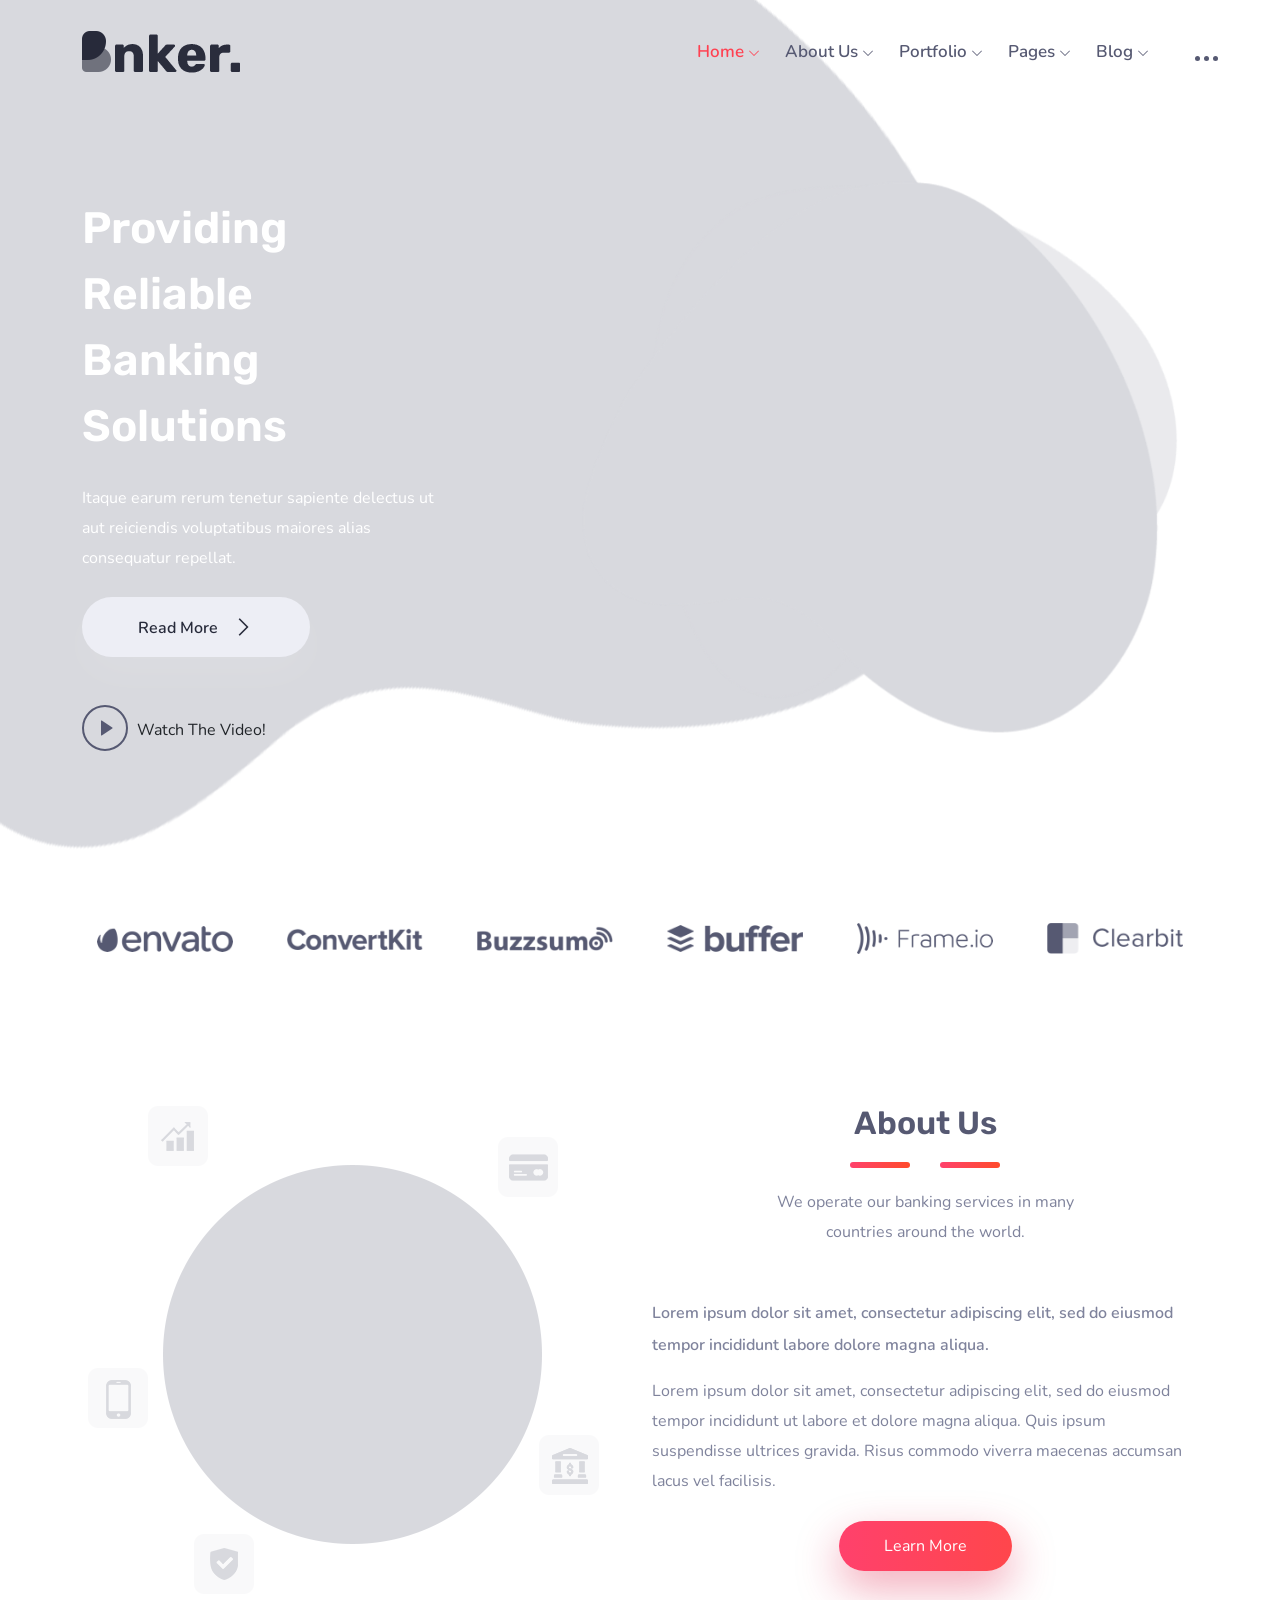
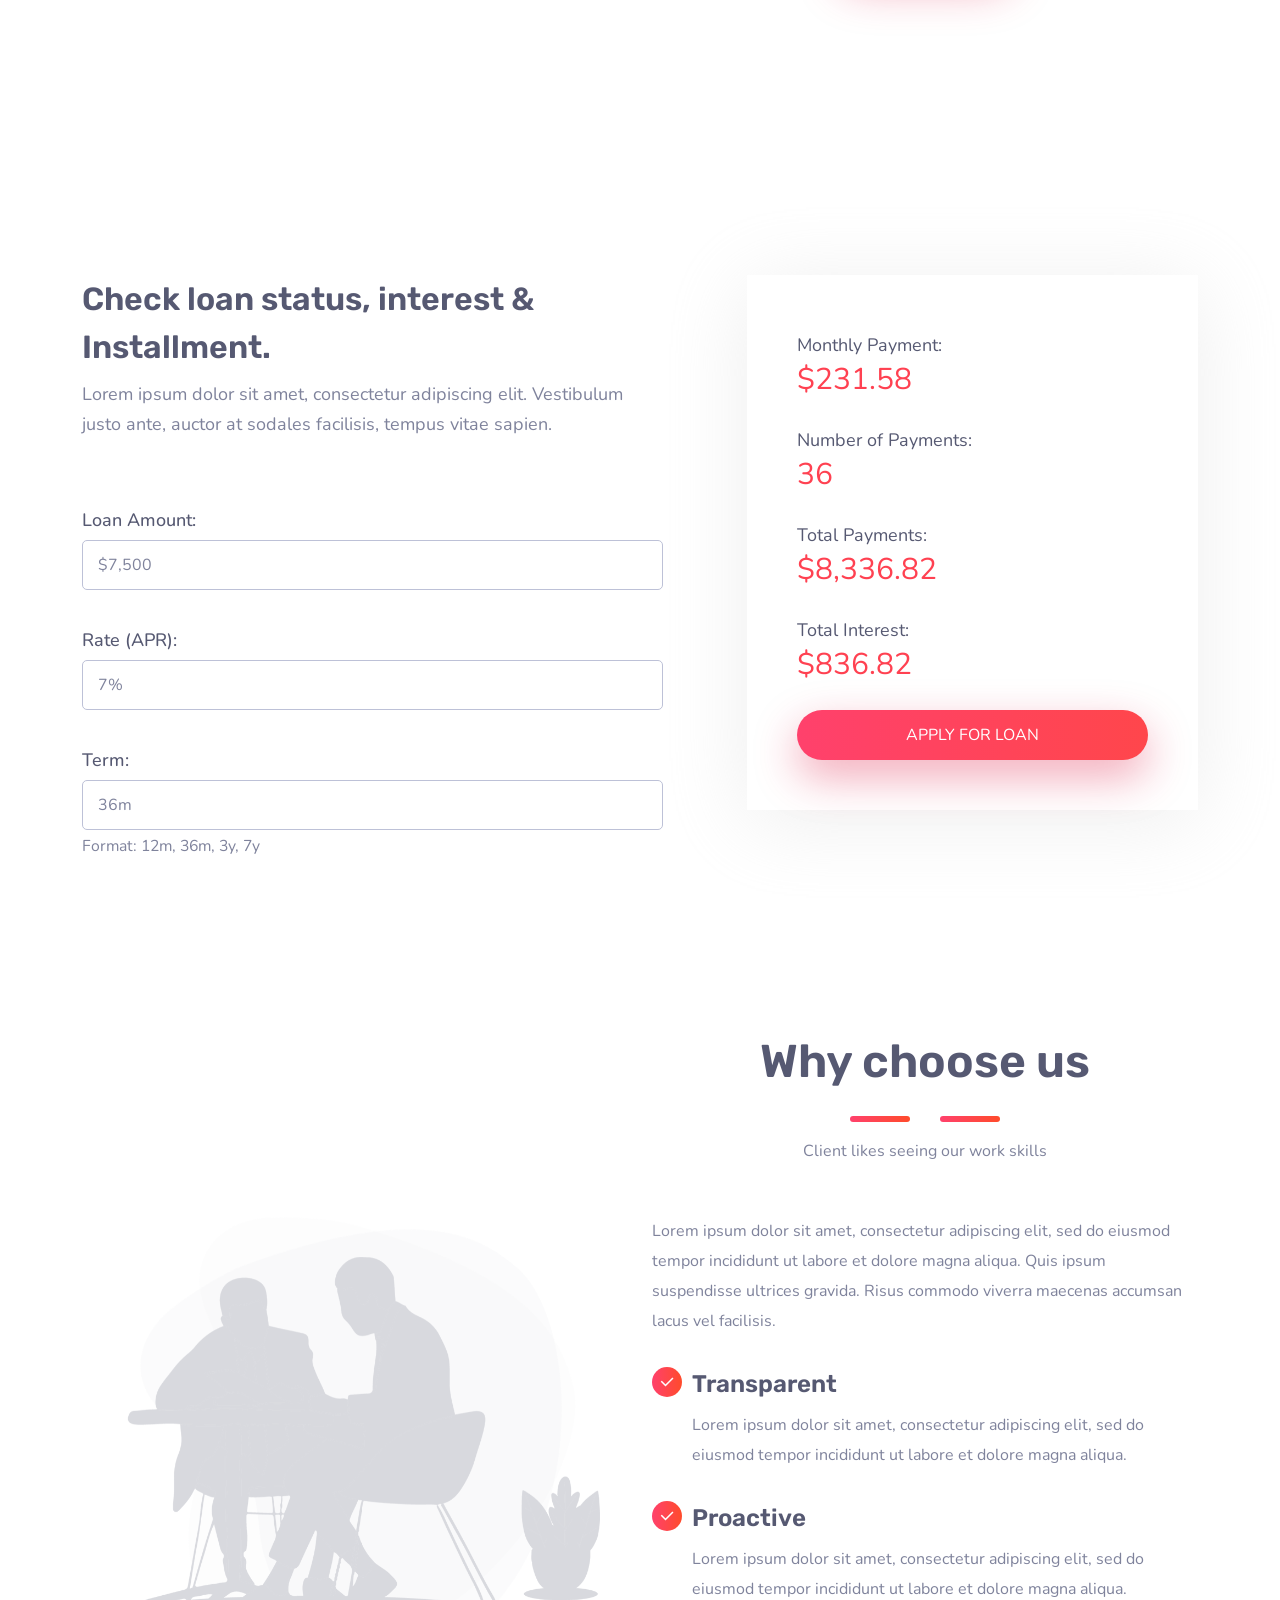
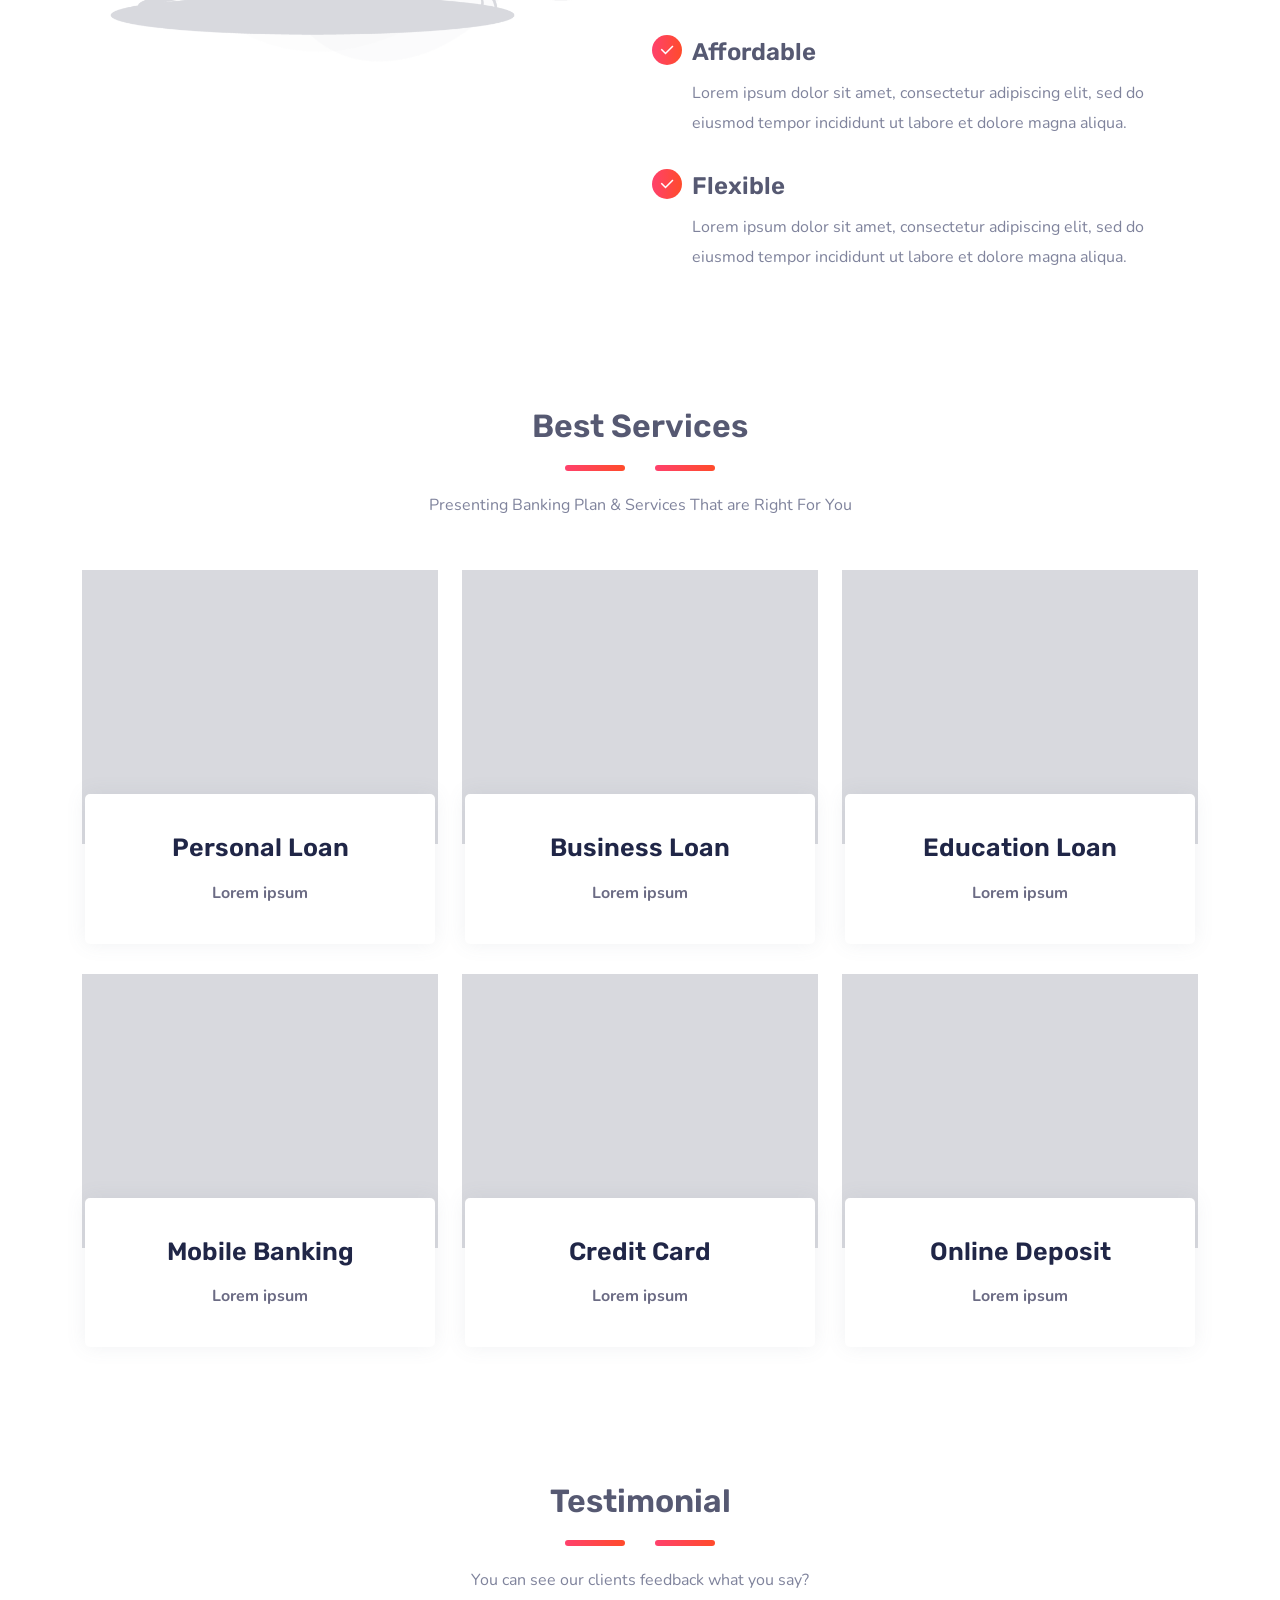
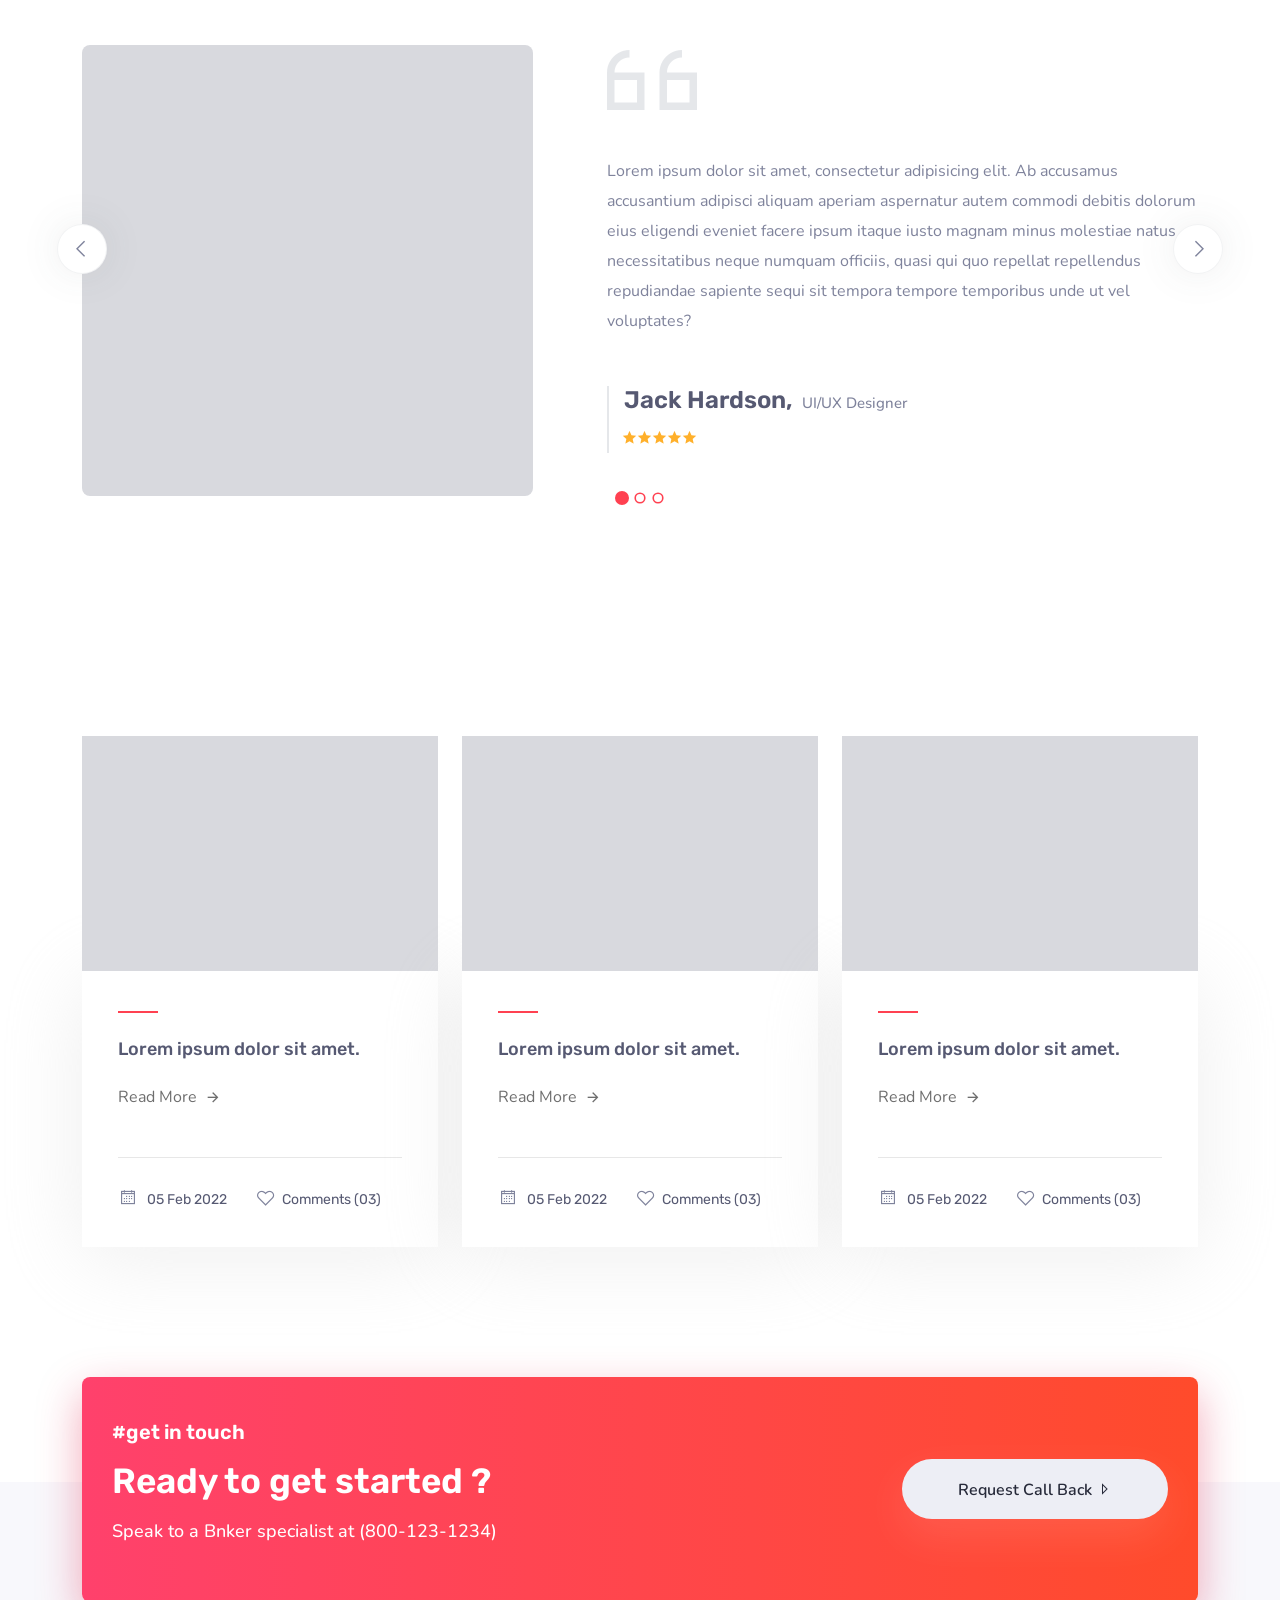
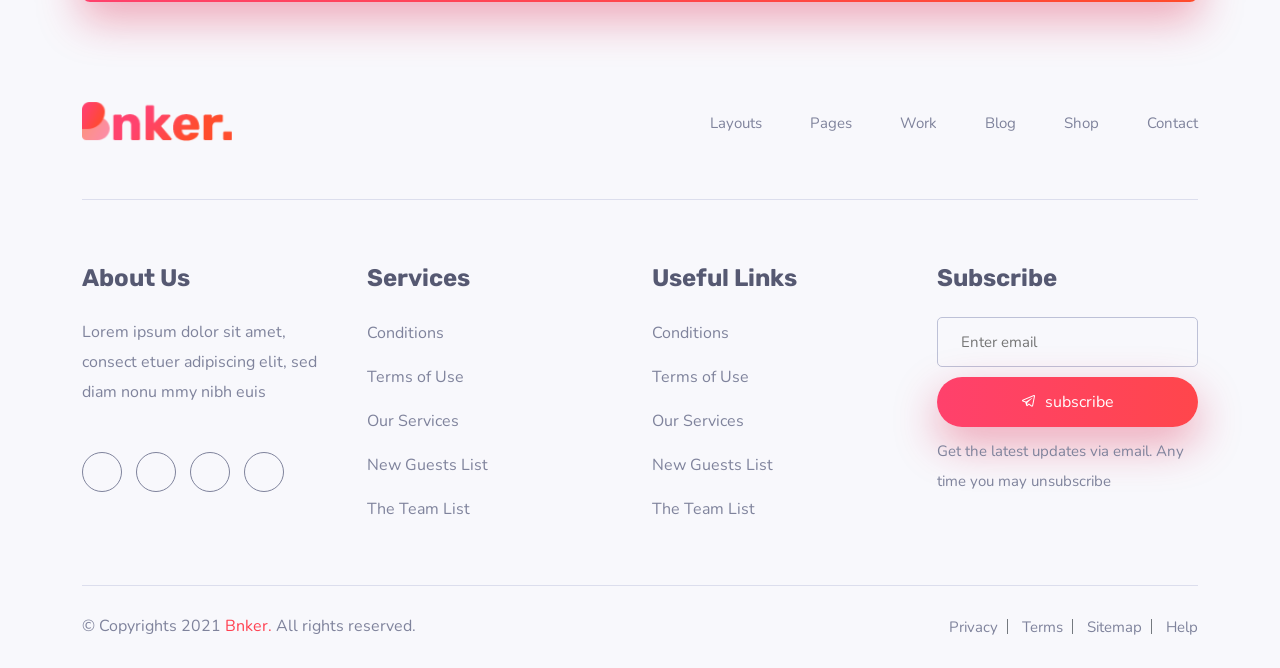
<file: resources/views/Bnker/html/ltr/index-3.html>
<!doctype html>
<html lang="zxx">

<head>
    <!-- Required meta tags -->
    <meta charset="utf-8">
    <meta name="viewport" content="width=device-width, initial-scale=1, shrink-to-fit=no">
    <title> Bnker. - Banking and Loan HTML Templates </title>
    <!-- /Required meta tags -->

    <!-- Favicon -->
    <link rel="shortcut icon" href="images/favicon.png" type="image/x-icon">
    <!-- /Favicon -->

    <!-- All CSS -->

    <!-- Vendor Css -->
    <link rel="stylesheet" href="css/vendors.css">
    <!-- /Vendor Css -->

    <!-- Plugin Css -->
    <link rel="stylesheet" href="css/plugins.css">
    <!-- Plugin Css -->

    <!-- Icons Css -->
    <link rel="stylesheet" href="css/icons.css">
    <!-- /Icons Css -->

    <!-- Style Css -->
    <link rel="stylesheet" href="css/style.css">
    <!-- /Style Css -->

    <!-- /All CSS -->

</head>

<body>

    <!-- PreLoader -->
    <div id="preloader">
        <div id="status">
            <div class="spinner"></div>
        </div>
    </div>
    <!--Preloader-->

    <!-- Start Navbar Area -->
    <div class="navbar-area">
        <div class="acavo-responsive-nav">
            <div class="container">
                <div class="acavo-responsive-menu">
                    <div class="logo">
                        <a href="index.html">
                            <img src="images/logo.png" alt="logo">
                        </a>
                    </div>
                </div>
            </div>
        </div>

        <div class="acavo-nav">
            <div class="container">
                <nav class="navbar navbar-expand-md navbar-light">
                    <a class="navbar-brand" href="index.html">
                        <img src="images/logo-black.png" alt="logo">
                    </a>

                    <div class="collapse navbar-collapse mean-menu">
                        <ul class="navbar-nav">
                            <li class="nav-item"><a href="#" class="nav-link active">Home <i class='las la-angle-down'></i></a>
                                <ul class="dropdown-menu">
                                    <li class="nav-item"><a href="index.html" class="nav-link">Home 1</a></li>
                                    <li class="nav-item"><a href="index-2.html" class="nav-link">Home 2</a></li>
                                    <li class="nav-item"><a href="index-3.html" class="nav-link active">Home 3</a></li>
                                </ul>
                            </li>

                            <li class="nav-item"><a href="#" class="nav-link">About Us <i
                                        class='las la-angle-down'></i></a>
                                <ul class="dropdown-menu">
                                    <li class="nav-item"><a href="about-us-1.html" class="nav-link">About Us 1</a></li>
                                    <li class="nav-item"><a href="about-us-2.html" class="nav-link">About Us 2</a></li>
                                </ul>
                            </li>

                            <li class="nav-item"><a href="#" class="nav-link">Portfolio <i class='las la-angle-down'></i></a>
                                <ul class="dropdown-menu">
                                    <li class="nav-item"><a href="portfolio.html" class="nav-link">Portfolio</a></li>
                                    <li class="nav-item"><a href="portfolio-detail.html" class="nav-link">Portfolio
                                            Details</a></li>
                                </ul>
                            </li>

                            <li class="nav-item"><a href="#" class="nav-link">Pages <i
                                        class='las la-angle-down'></i></a>
                                <ul class="dropdown-menu">
                                    <li class="nav-item"><a href="faq.html" class="nav-link">FAQ</a></li>
                                    <li class="nav-item"><a href="team.html" class="nav-link">Team</a></li>
                                    <li class="nav-item"><a href="contact.html" class="nav-link">Contact</a></li>
                                    <li class="nav-item"><a href="#" class="nav-link">Auth Page <i
                                                class='las la-angle-right'></i></a>
                                        <ul class="dropdown-menu">
                                            <li class="nav-item"><a href="login.html" class="nav-link">Login</a></li>
                                            <li class="nav-item"><a href="signup.html" class="nav-link">Sing Up</a></li>
                                            <li class="nav-item"><a href="recover.html"
                                                    class="nav-link">Recover</a>
                                            </li>
                                        </ul>
                                    </li>
                                                                            <li class="nav-item"><a href="pricing.html" class="nav-link">Pricing</a></li>
                                        <li class="nav-item"><a href="404.html" class="nav-link">404</a></li>
                                    <li class="nav-item"><a href="coming-soon.html" class="nav-link">Coming Soon</a>
                                    </li>
                                    <li class="nav-item"><a href="loan-calculation.html" class="nav-link">Loan
                                            Calculation</a></li>
                                    <li class="nav-item"><a href="loans.html" class="nav-link">Loan Form</a></li>
                                    <li class="nav-item"><a href="open-account.html" class="nav-link">Open Account</a>
                                    </li>
                                    <li class="nav-item"><a href="privacy-policy.html" class="nav-link">Privacy
                                            Policy</a></li>
                                    <li class="nav-item"><a href="testimonials.html" class="nav-link">Testimonials</a>
                                    </li>
                                </ul>
                            </li>

                            <li class="nav-item"><a href="#" class="nav-link">Blog <i class='las la-angle-down'></i></a>
                                <ul class="dropdown-menu">
                                    <li class="nav-item"><a href="blog.html" class="nav-link">Blog</a></li>
                                    <li class="nav-item"><a href="blog-grid.html" class="nav-link">Blog Grid</a></li>
                                    <li class="nav-item"><a href="blog-single-sidebar.html" class="nav-link">Blog Single
                                            Sidebar</a>
                                    </li>
                                    <li class="nav-item"><a href="blog-single.html" class="nav-link">Blog Single</a>
                                    </li>
                                </ul>
                            </li>
                        </ul>

                        <div class="others-option d-flex align-items-center">
                            <div class="option-item">
                                <a href="contact.html" class="btn theme-btn-1">Get Started <i
                                        class="las la-angle-right"></i></a>
                            </div>
                        </div>
                    </div>
                </nav>
            </div>
        </div>

        <div class="others-option-for-responsive">
            <div class="container">
                <div class="dot-menu">
                    <div class="inner">
                        <div class="circle circle-one"></div>
                        <div class="circle circle-two"></div>
                        <div class="circle circle-three"></div>
                    </div>
                </div>

                <div class="container">
                    <div class="option-inner">
                        <div class="others-option">
                            <div class="option-item">
                                <a href="contact.html" class="btn theme-btn-1">Get Started <i
                                        class="las la-angle-right"></i></a>
                            </div>
                        </div>
                    </div>
                </div>
            </div>
        </div>
    </div>
    <!-- End Navbar Area -->

    <!-- Hero -->
    <div class="hero-3-bg" style="background: url('images/hero/banner-4.png');background-repeat: no-repeat;">
        <!-- Container -->
        <div class="container">
            <!-- row -->
            <div class="row align-items-center justify-content-center">
                <!-- col -->
                <div class="col-xl-4 col-lg-5 wow fadeInUp animated" data-wow-delay="0.4s">
                    <h1 class="hero-3-title text-white mb-0">Providing Reliable Banking Solutions</h1>
                    <p class="text-white mt-4 mb-0">Itaque earum rerum tenetur sapiente delectus ut aut reiciendis
                        voluptatibus maiores alias consequatur repellat.</p>
                    <div class="mt-4 mb-4 pb-4">
                        <a href="#" class="btn hero-btn">Read More <i class="las la-angle-right ms-2"></i></a>
                    </div>
                    <div class="watch-video mb-4 mb-lg-0">
                        <a href="http://vimeo.com/99025203" class="popup-video text-dark"><i
                                class="ri-play-fill play-icon-circle"></i>
                            <span class="icon">Watch The Video!</span>
                        </a>
                    </div>
                </div>
                <!-- /col -->
                <!-- col -->
                <div class="col-xl-7 offset-xl-1 col-lg-7 wow fadeInDown animated floating" data-wow-delay="0.4s">
                    <img src="images/hero/sh4-bn.png" alt="" class="img-fluid d-block mx-auto">
                </div>
                <!-- /col -->
            </div>
            <!-- /row -->
        </div>
        <!-- /Container -->
    </div>
    <!-- /Hero -->

    <!-- Client Logo -->
    <div class="client-logo-area">
        <!-- Container -->
        <div class="container">
            <!-- row -->
            <div class="row">
                <!-- col -->
                <div class="col-xl-2 col-lg-3 col-md-3 col-sm-6 col-6 text-center">
                    <div class="client-logo">
                        <div class="client-logo-img"> <img src="images/client-logo/logo-envato.png" alt=""
                                class="img-fluid"></div>
                    </div>
                </div>
                <!-- /col -->
                <!-- col -->
                <div class="col-xl-2 col-lg-3 col-md-3 col-sm-6 col-6 text-center">
                    <div class="client-logo">
                        <div class="client-logo-img"> <img src="images/client-logo/logo-converkit.png" alt=""
                                class="img-fluid"></div>
                    </div>
                </div>
                <!-- /col -->
                <!-- col -->
                <div class="col-xl-2 col-lg-3 col-md-3 col-sm-6 col-6 text-center">
                    <div class="client-logo">
                        <div class="client-logo-img"> <img src="images/client-logo/logo-buzzumo.png" alt=""
                                class="img-fluid"></div>
                    </div>
                </div>
                <!-- /col -->
                <!-- col -->
                <div class="col-xl-2 col-lg-3 col-md-3 col-sm-6 col-6 text-center">
                    <div class="client-logo">
                        <div class="client-logo-img"> <img src="images/client-logo/logo-buffer.png" alt=""
                                class="img-fluid">
                        </div>
                    </div>
                </div>
                <!-- /col -->
                <!-- col -->
                <div class="col-xl-2 col-lg-3 col-md-3 col-sm-6 col-6 text-center">
                    <div class="client-logo">
                        <div class="client-logo-img"> <img src="images/client-logo/logo-frame.png" alt=""
                                class="img-fluid"></div>
                    </div>
                </div>
                <!-- /col -->
                <!-- col -->
                <div class="col-xl-2 col-lg-3 col-md-3 col-sm-6 col-6 text-center">
                    <div class="client-logo">
                        <div class="client-logo-img"> <img src="images/client-logo/logo-clearbit.png" alt=""
                                class="img-fluid">
                        </div>
                    </div>
                </div>
                <!-- /col -->
            </div>
            <!-- row -->
        </div>
        <!-- /Container -->
    </div>
    <!-- /Client Logo -->

    <!-- About Us -->
    <div class="about-area pt-100 pb-100">
        <!-- Container -->
        <div class="container">
            <!-- row -->
            <div class="row">
                <!-- col -->
                <div class="col-lg-6 align-self-center">
                    <div class="mb-20">
                        <img src="images/bg/about.png" class="img-fluid  wow fadeInLeft animated" data-wow-delay="0.2s"
                            alt="image">
                    </div>
                </div>
                <!-- /col -->
                <!-- col -->
                <div class="col-lg-6">
                    <div class="about-content warp">
                        <!-- row -->
                        <div class="row justify-content-center text-center">
                            <!-- col -->
                            <div class="col-lg-8 col-md-12 mb-50">
                                <div class="section-title">
                                    <h2 class="title">About Us</h2>
                                    <div class="title-bdr">
                                        <div class="left-bdr"></div>
                                        <div class="right-bdr"></div>
                                    </div>
                                    <p>We operate our banking services in many countries around the world.</p>
                                </div>
                            </div>
                            <!-- /col -->
                        </div>
                        <!-- /row -->
                        <strong>Lorem ipsum dolor sit amet, consectetur adipiscing elit, sed do eiusmod tempor
                            incididunt labore dolore magna aliqua.</strong>
                        <p>Lorem ipsum dolor sit amet, consectetur adipiscing elit, sed do eiusmod tempor incididunt ut
                            labore et dolore magna aliqua. Quis ipsum suspendisse ultrices gravida. Risus commodo
                            viverra maecenas accumsan lacus vel facilisis.</p>

                        <div class="about-btn justify-content-center text-center">
                            <a href="#" class="btn theme-btn-1">
                                Learn More
                            </a>
                        </div>
                    </div>
                </div>
                <!-- /col -->
            </div>
            <!-- /row -->
        </div>
        <!-- /Container -->
    </div>
    <!-- /About Us -->

    <!-- Loan Calculation -->
    <div class="loan-section">
        <!-- Container -->
        <div class="container">
            <form action="#">
                <!-- row -->
                <div class="row calculator-loan">
                    <!-- col -->
                    <div class="col-lg-7 col-12 wow fadeInLeft">
                        <div class="loan-calculation-wrapper">
                            <div class="theme-title">
                                <h2>Check loan status, interest &amp; Installment.</h2>
                                <p>Lorem ipsum dolor sit amet, consectetur adipiscing elit. Vestibulum justo ante, auctor at sodales facilisis, tempus vitae sapien. </p>
                                <div class="loan-filter-form">
                                    <div class="thirty form">
                                    </div>
                                </div>
                            </div>
                        </div>
                    </div>
                    <!-- /col -->
                    <!-- Col -->
                    <div class="col-lg-5 col-12 wow fadeInRight">
                        <div class="loan-confirm-form">
                            <div class="thirty">
                                <div class="results clearfix"></div>
                            </div>
                            <button class="tran3s apply-button">APPLY FOR LOAN</button>
                        </div>
                    </div>
                    <!-- /col -->
                </div>
                <!-- /row -->
            </form>
        </div>
        <!-- /Container -->
    </div>
    <!-- /Loan Calculation -->

    <!-- Choose Us -->
    <div class="why-choose-us-area">
        <!-- Container -->
        <div class="container">
            <!-- row -->
            <div class="row align-items-center">
                <!-- col -->
                <div class="col-lg-6">
                    <div class="why-choose-us-img">
                        <img src="images/bg/choose-us.png" alt="Image">
                    </div>
                </div>
                <!-- /col -->
                <!-- col -->
                <div class="col-lg-6">
                    <div class="why-choose-us-content mb-removed">
                       <!-- row -->
                       <div class="row justify-content-center text-center">
                        <!-- col -->
                        <div class="col-lg-8 col-md-12 mb-50">
                            <div class="section-title">
                                <h2 class="title">Why choose us</h2>
                                <div class="title-bdr">
                                    <div class="left-bdr"></div>
                                    <div class="right-bdr"></div>
                                </div>
                                <p>Client likes seeing our work skills</p>
                            </div>
                        </div>
                        <!-- /col -->
                    </div>
                        <p>Lorem ipsum dolor sit amet, consectetur adipiscing elit, sed do eiusmod tempor incididunt ut
                            labore et dolore magna aliqua. Quis ipsum suspendisse ultrices gravida. Risus commodo
                            viverra maecenas accumsan lacus vel facilisis.</p>
                        <ul>
                            <li>
                                <i class="ri-check-line"></i>
                                <h3>Transparent</h3>
                                <p>Lorem ipsum dolor sit amet, consectetur adipiscing elit, sed do eiusmod tempor
                                    incididunt ut labore et dolore magna aliqua.</p>
                            </li>
                            <li>
                                <i class="ri-check-line"></i>
                                <h3>Proactive</h3>
                                <p>Lorem ipsum dolor sit amet, consectetur adipiscing elit, sed do eiusmod tempor
                                    incididunt ut labore et dolore magna aliqua.</p>
                            </li>
                            <li>
                                <i class="ri-check-line"></i>
                                <h3>Affordable</h3>
                                <p>Lorem ipsum dolor sit amet, consectetur adipiscing elit, sed do eiusmod tempor
                                    incididunt ut labore et dolore magna aliqua.</p>
                            </li>
                            <li>
                                <i class="ri-check-line"></i>
                                <h3>Flexible</h3>
                                <p>Lorem ipsum dolor sit amet, consectetur adipiscing elit, sed do eiusmod tempor
                                    incididunt ut labore et dolore magna aliqua.</p>
                            </li>
                        </ul>
                    </div>
                </div>
                <!-- /col -->
            </div>
            <!-- /row -->
        </div>
        <!-- /Container -->
    </div>
    <!-- /Choose Us -->

    <!-- Services -->
    <div class="services-area pt-100">
        <!-- Container -->
        <div class="container">
            <!-- row -->
            <div class="row justify-content-center text-center">
                <!-- col -->
                <div class="col-lg-8 col-md-12 mb-50">
                    <div class="section-title">
                        <h2 class="title">Best Services</h2>
                        <div class="title-bdr">
                            <div class="left-bdr"></div>
                            <div class="right-bdr"></div>
                        </div>
                        <p>Presenting Banking Plan & Services That are Right For You</p>
                    </div>
                </div>
                <!-- /col -->
            </div>
            <!-- /row -->

            <!-- row -->
            <div class="row">
                <!-- col  -->
                <div class="col-lg-4 col-md-6">
                    <div class="single-services-item">
                        <div class="image">
                            <a href="#">
                                <img src="images/services/001.jpg" alt="image">
                            </a>
                        </div>
                        <div class="content">
                            <h3>
                                <a href="#">Personal Loan</a>
                            </h3>
                            <span>Lorem ipsum</span>
                        </div>
                    </div>
                </div>
                <!-- /col -->
                <!-- col -->
                <div class="col-lg-4 col-md-6">
                    <div class="single-services-item">
                        <div class="image">
                            <a href="#">
                                <img src="images/services/002.jpg" alt="image">
                            </a>
                        </div>
                        <div class="content">
                            <h3>
                                <a href="#">Business Loan</a>
                            </h3>
                            <span>Lorem ipsum</span>
                        </div>
                    </div>
                </div>
                <!-- /col -->
                <!-- col -->
                <div class="col-lg-4 col-md-6">
                    <div class="single-services-item">
                        <div class="image">
                            <a href="#">
                                <img src="images/services/003.jpg" alt="image">
                            </a>
                        </div>
                        <div class="content">
                            <h3>
                                <a href="#">Education Loan</a>
                            </h3>
                            <span>Lorem ipsum</span>
                        </div>
                    </div>
                </div>
                <!-- /col -->
                <!-- col -->
                <div class="col-lg-4 col-md-6">
                    <div class="single-services-item">
                        <div class="image">
                            <a href="#">
                                <img src="images/services/004.jpg" alt="image">
                            </a>
                        </div>
                        <div class="content">
                            <h3>
                                <a href="#">Mobile Banking</a>
                            </h3>
                            <span>Lorem ipsum</span>
                        </div>
                    </div>
                </div>
                <!-- /col -->
                <!-- col -->
                <div class="col-lg-4 col-md-6">
                    <div class="single-services-item">
                        <div class="image">
                            <a href="#">
                                <img src="images/services/005.jpg" alt="image">
                            </a>
                        </div>
                        <div class="content">
                            <h3>
                                <a href="#">Credit Card</a>
                            </h3>
                            <span>Lorem ipsum</span>
                        </div>
                    </div>
                </div>
                <!-- /col -->
                <!-- col -->
                <div class="col-lg-4 col-md-6">
                    <div class="single-services-item">
                        <div class="image">
                            <a href="#">
                                <img src="images/services/006.jpg" alt="image">
                            </a>
                        </div>
                        <div class="content">
                            <h3>
                                <a href="#">Online Deposit</a>
                            </h3>
                            <span>Lorem ipsum</span>
                        </div>
                    </div>
                </div>
                <!-- /col -->
            </div>
            <!-- /row -->
        </div>
        <!-- /Container -->
    </div>
    <!-- /Services -->

    <!-- Testimonial -->
    <div class="testimonial-area pt-100 pb-100">
        <!-- Container -->
        <div class="container">
            <!-- row -->
            <div class="row justify-content-center text-center">
                <!-- col -->
                <div class="col-lg-8 col-md-12 mb-50">
                    <div class="section-title">
                        <h2 class="title">Testimonial</h2>
                        <div class="title-bdr">
                            <div class="left-bdr"></div>
                            <div class="right-bdr"></div>
                        </div>
                        <p>You can see our clients feedback what you say?</p>
                    </div>
                </div>
                <!-- /col -->
            </div>
            <!-- /row -->
            <!-- row -->
            <div class="row">
                <!-- col -->
                <div class="col-lg-12">
                    <div class="testimonial-item-wrap-2 testimonial-carousel">
                        <div class="testimonial-item">
                            <!-- row -->
                            <div class="row">
                                <!-- col -->
                                <div class="col-lg-5">
                                    <div class="testimonial-img">
                                        <img src="images/testimonial/02.jpg" alt="testimonial-image">
                                    </div>
                                </div>
                                <!-- /col -->
                                <!-- col -->
                                <div class="col-lg-7">
                                    <div class="testimonial-content">
                                        <div class="testimonial-desc">
                                            <span class="la la-quote-left"></span>
                                            <p class="testimonial__desc">
                                                Lorem ipsum dolor sit amet, consectetur adipisicing elit. Ab accusamus
                                                accusantium adipisci aliquam aperiam aspernatur autem commodi debitis
                                                dolorum eius eligendi eveniet facere ipsum itaque iusto magnam minus
                                                molestiae natus necessitatibus neque numquam officiis, quasi qui quo
                                                repellat repellendus repudiandae sapiente sequi sit tempora tempore
                                                temporibus unde ut vel voluptates?
                                            </p>
                                        </div>
                                        <div class="testimonial-author">
                                            <h3 class="author__title">Jack Hardson,</h3>
                                            <span class="author__meta">UI/UX Designer</span>
                                            <span class="author__rating">
                                                <i class="la la-star"></i>
                                                <i class="la la-star"></i>
                                                <i class="la la-star"></i>
                                                <i class="la la-star"></i>
                                                <i class="la la-star"></i>
                                            </span>
                                        </div>
                                    </div>
                                </div>
                                <!-- /col -->
                            </div>
                            <!-- /row -->
                        </div>
                        <div class="testimonial-item">
                            <!-- row -->
                            <div class="row">
                                <!-- col -->
                                <div class="col-lg-5">
                                    <div class="testimonial__img">
                                        <img src="images/testimonial/01.jpg" alt="testimonial-image">
                                    </div>
                                </div>
                                <!-- /col -->
                                <!-- col -->
                                <div class="col-lg-7">
                                    <div class="testimonial-content">
                                        <div class="testimonial-desc">
                                            <span class="la la-quote-left"></span>
                                            <p class="testimonial__desc">
                                                Lorem ipsum dolor sit amet, consectetur adipisicing elit. Ab accusamus
                                                accusantium adipisci aliquam aperiam aspernatur autem commodi debitis
                                                dolorum eius eligendi eveniet facere ipsum itaque iusto magnam minus
                                                molestiae natus necessitatibus neque numquam officiis, quasi qui quo
                                                repellat repellendus repudiandae sapiente sequi sit tempora tempore
                                                temporibus unde ut vel voluptates?
                                            </p>
                                        </div>
                                        <div class="testimonial-author">
                                            <h3 class="author__title">Kavin Martin,</h3>
                                            <span class="author__meta">Manager</span>
                                            <span class="author__rating">
                                                <i class="la la-star"></i>
                                                <i class="la la-star"></i>
                                                <i class="la la-star"></i>
                                                <i class="la la-star"></i>
                                                <i class="la la-star"></i>
                                            </span>
                                        </div>
                                    </div>
                                </div>
                                <!-- /col -->
                            </div>
                            <!-- /row -->
                        </div>
                        <div class="testimonial-item">
                            <!-- row -->
                            <div class="row">
                                <!-- col -->
                                <div class="col-lg-5">
                                    <div class="testimonial__img">
                                        <img src="images/testimonial/04.jpg" alt="testimonial-image">
                                    </div>
                                </div>
                                <!-- /col -->
                                <!-- col -->
                                <div class="col-lg-7">
                                    <div class="testimonial-content">
                                        <div class="testimonial-desc">
                                            <span class="la la-quote-left"></span>
                                            <p class="testimonial__desc">
                                                Lorem ipsum dolor sit amet, consectetur adipisicing elit. Ab accusamus
                                                accusantium adipisci aliquam aperiam aspernatur autem commodi debitis
                                                dolorum eius eligendi eveniet facere ipsum itaque iusto magnam minus
                                                molestiae natus necessitatibus neque numquam officiis, quasi qui quo
                                                repellat repellendus repudiandae sapiente sequi sit tempora tempore
                                                temporibus unde ut vel voluptates?
                                            </p>
                                        </div>
                                        <div class="testimonial-author">
                                            <h3 class="author__title">Jack Hardson,</h3>
                                            <span class="author__meta">UI/UX Designer</span>
                                            <span class="author__rating">
                                                <i class="la la-star"></i>
                                                <i class="la la-star"></i>
                                                <i class="la la-star"></i>
                                                <i class="la la-star"></i>
                                                <i class="la la-star"></i>
                                            </span>
                                        </div>
                                    </div>
                                </div>
                                <!-- /col -->
                            </div>
                            <!-- /row -->
                        </div>
                    </div>
                </div>
                <!-- /col -->
            </div>
            <!-- /row -->
        </div>
        <!-- /Container -->
    </div>
    <!-- /Testimonial -->

    <!-- Blog -->
    <div class="blog-area pt-120 pb-100">
        <!-- Container-->
        <div class="container">
            <!-- row -->
            <div class="row">
                <!-- col -->
                <div class="col-xl-4 col-lg-4 col-md-6">
                    <div class="blog-wrapper mb-30">
                        <div class="blog-img">
                            <a href="blog-single.html"><img src="images/blog/blog1.jpg" alt=""></a>
                        </div>
                        <div class="blog-text">
                            <h4><a href="blog-single.html">Lorem ipsum dolor sit amet.
                                </a>
                            </h4>
                            <a href="blog-single.html">Read More <i class="ri-arrow-right-line"></i></a>
                            <div class="blog-meta">
                                <span> <i class="las la-calendar"></i> 05 Feb 2022</span>
                                <span> <i class="lar la-heart"></i>Comments (03)</span>
                            </div>
                        </div>
                    </div>
                </div>
                <!-- /col -->
                <!-- col -->
                <div class="col-xl-4 col-lg-4 col-md-6">
                    <div class="blog-wrapper mb-30">
                        <div class="blog-img">
                            <a href="blog-single.html"><img src="images/blog/blog2.jpg" alt=""></a>
                        </div>
                        <div class="blog-text">
                            <h4><a href="blog-single.html">Lorem ipsum dolor sit amet.</a>
                            </h4>
                            <a href="blog-single.html">Read More <i class="ri-arrow-right-line"></i></a>
                            <div class="blog-meta">
                                <span> <i class="las la-calendar"></i> 05 Feb 2022</span>
                                <span> <i class="lar la-heart"></i>Comments (03)</span>
                            </div>
                        </div>
                    </div>
                </div>
                <!-- /col -->
                <!-- col -->
                <div class="col-xl-4 col-lg-4 col-md-6">
                    <div class="blog-wrapper mb-30">
                        <div class="blog-img">
                            <a href="blog-single.html"><img src="images/blog/blog3.jpg" alt=""></a>
                        </div>
                        <div class="blog-text">
                            <h4><a href="blog-single.html">Lorem ipsum dolor sit amet.</a>
                            </h4>
                            <a href="blog-single.html">Read More <i class="ri-arrow-right-line"></i></a>
                            <div class="blog-meta">
                                <span> <i class="las la-calendar"></i> 05 Feb 2022</span>
                                <span> <i class="lar la-heart"></i>Comments (03)</span>
                            </div>
                        </div>
                    </div>
                </div>
                <!-- /col -->
            </div>
            <!-- /row -->
        </div>
        <!-- /Container-->
    </div>
    <!-- /Blog -->

    <!-- Cta -->
    <div class="cta-area">
        <!-- Container -->
        <div class="container">
            <!-- row -->
            <div class="row align-items-center">
                <!-- col -->
                <div class="col-lg-12">
                    <div class="get-start-box">
                        <!-- col -->
                        <div class="col-lg-8">
                            <div class="section-heading">
                                <h5 class="section__meta text-white">#get in touch</h5>
                                <h2 class="section__title">Ready to get started ?</h2>
                                <p class="section__sub">Speak to a Bnker specialist at (800-123-1234)</p>
                            </div>
                        </div>
                        <!-- /col -->
                        <!-- col -->
                        <div class="col-lg-4">
                            <div class="button-shared text-end">
                                <a href="contact.html" class="btn cta-btn">
                                    Request Call Back <span class="la la-caret-right"></span>
                                </a>
                            </div>
                        </div>
                        <!-- /col -->
                    </div>
                </div>
                <!-- /col -->
            </div>
            <!-- /row -->
        </div>
        <!-- /Container -->
    </div>
    <!-- /Cta -->

    <!-- Footer -->
    <footer class="footer-style bg-gray-100 pt-200">
        <!-- Container -->
        <div class="container">
            <!-- row -->
            <div class="row">
                <!-- col -->
                <div class="col-xl-3 col-lg-3 col-md-4">
                    <div class="footer-logo">
                        <a href="index.html"><img src="images/logo.png" alt=""></a>
                    </div>
                </div>
                <!-- /col -->
                <!-- col -->
                <div class="col-xl-9 col-lg-9  col-md-8 mb-30">
                    <div class="footer-top-wrapper">
                        <ul class="footer-top-link text-end">
                            <li><a href="#">Layouts </a></li>
                            <li><a href="#"> Pages</a></li>
                            <li><a href="#">Work</a></li>
                            <li><a href="#">Blog </a></li>
                            <li><a href="#">Shop</a></li>
                            <li><a href="#">Contact</a></li>
                        </ul>
                    </div>
                </div>
                <!-- /col -->
                <!-- col -->
            </div>
            <!-- /row -->
            <div class="footer-middle-area mt-30 pb-30 pt-60">
                <!-- row -->
                <div class="row">
                    <!-- col -->
                    <div class="col-xl-3 col-lg-3 col-md-6">
                        <div class="footer-wrapper mb-30">
                            <h3 class="footer-title">About Us</h3>
                            <div class="footer-text">
                                <p>Lorem ipsum dolor sit amet, consect etuer adipiscing elit, sed diam nonu mmy nibh
                                    euis </p>
                            </div>
                            <div class="footer-icon">
                                <a href="#"><i class="uil uil-facebook-f"></i></a>
                                <a href="#"><i class="uil uil-twitter"></i></a>
                                <a href="#"><i class="uil uil-instagram-alt"></i></a>
                                <a href="#"><i class="uil uil-youtube"></i></a>
                            </div>
                        </div>
                    </div>
                    <!-- /col -->
                    <!-- col -->
                    <div class="col-xl-3 col-lg-3 col-md-6">
                        <div class="footer-wrapper mb-30">
                            <h3 class="footer-title">Services</h3>
                            <div class="footer-link">
                                <ul>
                                    <li><a href="about.html">Conditions</a></li>
                                    <li><a href="our-history.html">Terms of Use</a></li>
                                    <li><a href="about.html">Our Services</a></li>
                                    <li><a href="team.html">New Guests List</a></li>
                                    <li><a href="about.html">The Team List</a></li>
                                </ul>
                            </div>
                            <div></div>
                        </div>
                    </div>
                    <!-- /col -->
                    <!-- col -->
                    <div class="col-xl-3 col-lg-3 col-md-6">
                        <div class="footer-wrapper mb-30">
                            <h3 class="footer-title">Useful Links</h3>
                            <div class="footer-link">
                                <ul>
                                    <li><a href="services-01.html">Conditions</a></li>
                                    <li><a href="contact.html">Terms of Use</a></li>
                                    <li><a href="contact.html">Our Services</a></li>
                                    <li><a href="blog.html">New Guests List</a></li>
                                    <li><a href="about.html">The Team List</a></li>
                                </ul>
                            </div>
                        </div>
                    </div>
                    <!-- /col -->
                    <!-- col -->
                    <div class="col-xl-3 col-lg-3 col-md-6">
                        <div class="footer-wrapper mb-30">
                            <h3 class="footer-title">Subscribe</h3>
                            <div class="subscribes-form">
                                <form action="#">
                                    <input placeholder="Enter email " type="email">
                                    <button class="btn theme-btn-1 width-100 mt-10"><i
                                            class="lab la-telegram-plane me-2"></i>subscribe</button>
                                </form>
                            </div>
                            <div class="footer-info">
                                <p>Get the latest updates via email. Any time you may unsubscribe</p>
                            </div>
                        </div>
                    </div>
                    <!-- /col -->
                </div>
                <!-- /row -->
            </div>
            <div class="footer-bottom-area pt-25 pb-25">
                <!-- row -->
                <div class="row">
                    <!-- col -->
                    <div class="col-xl-6 col-lg-6 col-md-6">
                        <div class="copyright">
                            <p>© Copyrights 2021 <a href="index.html">Bnker.</a> All rights reserved.</p>
                        </div>
                    </div>
                    <!-- col -->
                    <!-- /col -->
                    <div class="col-xl-6 col-lg-6 col-md-6">
                        <div class="footer-bottom-link text-end">
                            <ul>
                                <li><a href="#">Privacy </a></li>
                                <li><a href="#"> Terms</a></li>
                                <li><a href="#">Sitemap</a></li>
                                <li><a href="#">Help </a></li>
                            </ul>
                        </div>
                    </div>
                    <!-- /col -->
                </div>
                <!-- /row -->
            </div>
        </div>
        <!-- /Container -->
    </footer>
    <!-- /Footer -->

    <!-- Go top -->
    <div class="go-top-area">
        <div class="go-top-wrap">
            <div class="go-top-btn-wrap">
                <div class="go-top go-top-btn">
                    <i class="las la-angle-double-up"></i>
                    <i class="las la-angle-double-up"></i>
                </div>
            </div>
        </div>
    </div>
    <!-- /Go top -->

    <!-- JS -->

    <!-- Vendor Js -->
    <script src="js/vendors.js"></script>
    <!-- /Vendor js -->

    <!-- Plugins Js -->
    <script src="js/plugins.js"></script>
    <!-- /Plugins Js -->

    <!-- Main JS -->
    <script src="js/main.js"></script>
    <!-- /Main JS -->

    <!-- /JS -->

</body>

</html>
</file>
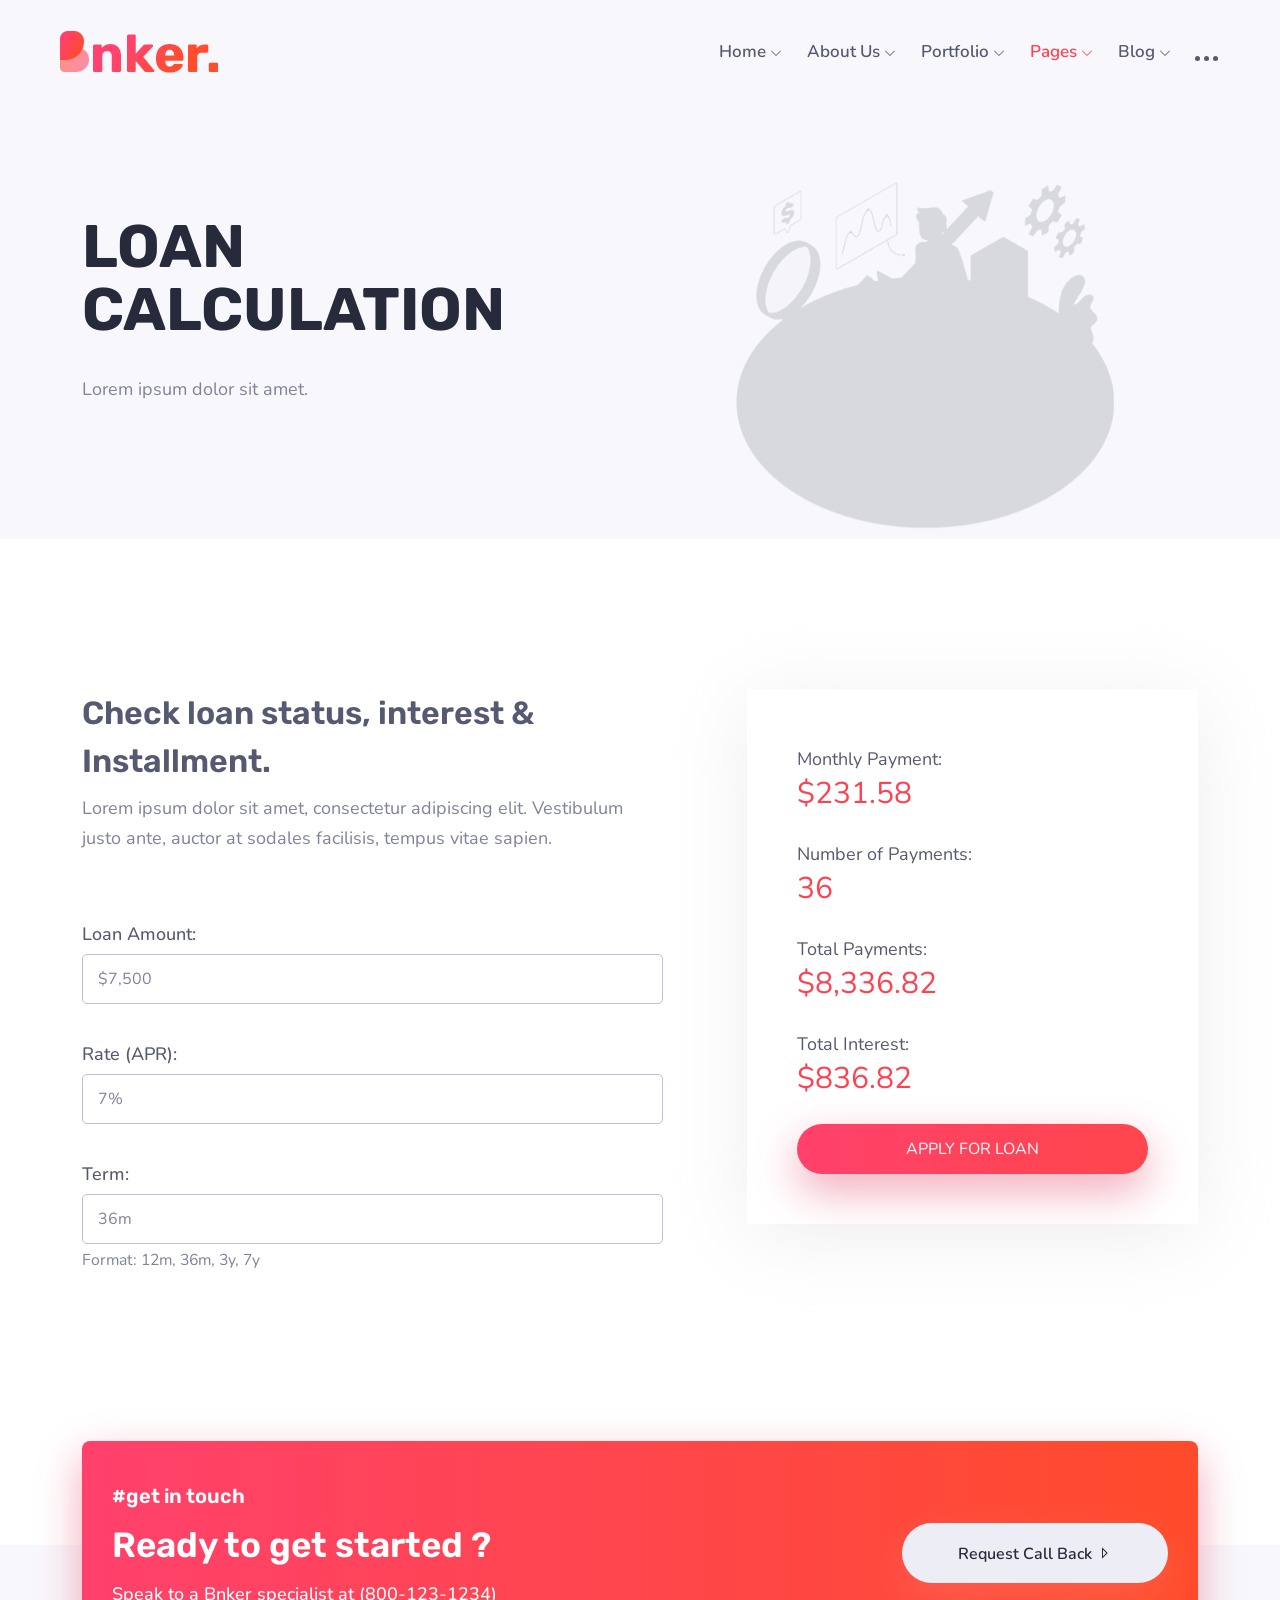
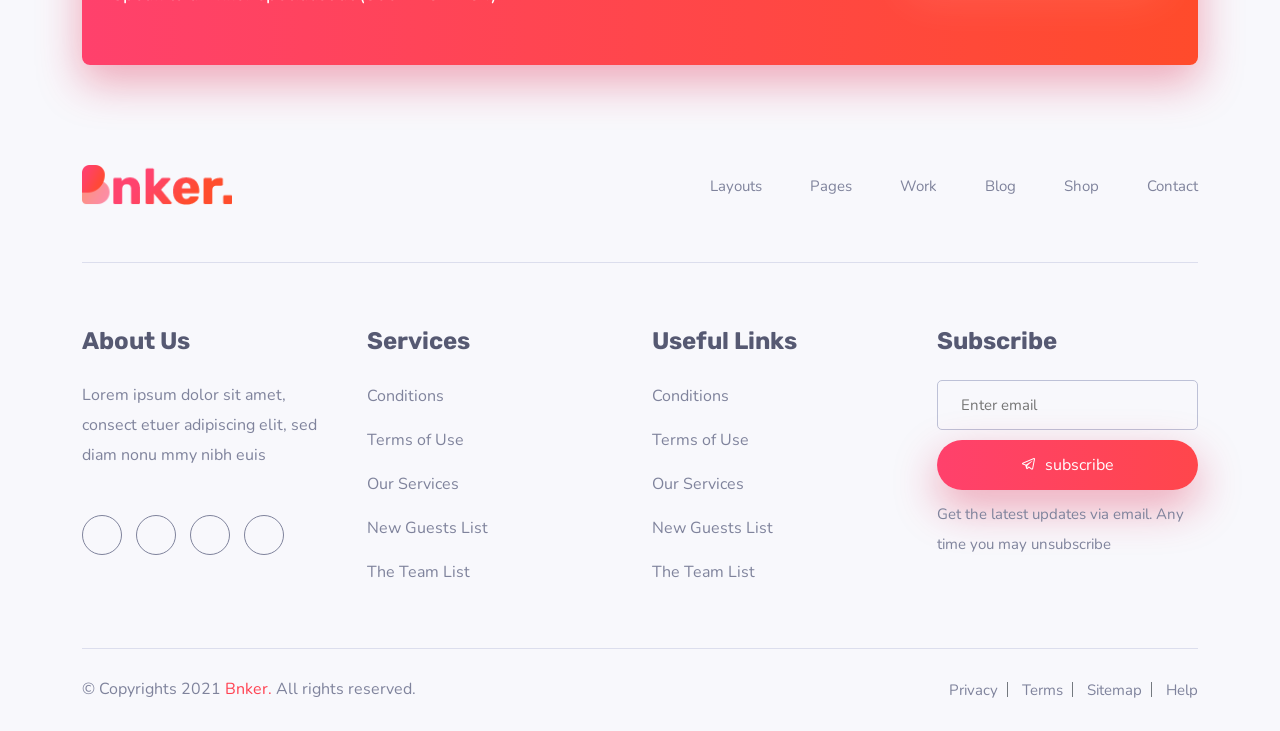
<file: resources/views/Bnker/html/ltr/loan-calculation.html>
<!doctype html>
<html lang="zxx">

<head>
    <!-- Required meta tags -->
    <meta charset="utf-8">
    <meta name="viewport" content="width=device-width, initial-scale=1, shrink-to-fit=no">
    <title> Bnker. - Banking and Loan HTML Templates </title>
    <!-- /Required meta tags -->

    <!-- Favicon -->
    <link rel="shortcut icon" href="images/favicon.png" type="image/x-icon">
    <!-- /Favicon -->

    <!-- All CSS -->

    <!-- Vendor Css -->
    <link rel="stylesheet" href="css/vendors.css">
    <!-- /Vendor Css -->

    <!-- Plugin Css -->
    <link rel="stylesheet" href="css/plugins.css">
    <!-- Plugin Css -->

    <!-- Icons Css -->
    <link rel="stylesheet" href="css/icons.css">
    <!-- /Icons Css -->

    <!-- Style Css -->
    <link rel="stylesheet" href="css/style.css">
    <!-- /Style Css -->

    <!-- /All CSS -->

</head>

<body>

    <!-- PreLoader -->
    <div id="preloader">
        <div id="status">
            <div class="spinner"></div>
        </div>
    </div>
    <!--Preloader-->

    <!-- Header -->
    <div class="navbar-area">
        <div class="acavo-responsive-nav">
            <!-- Container -->
            <div class="container">
                <div class="acavo-responsive-menu">
                    <div class="logo">
                        <a href="index.html">
                            <img src="images/logo.png" alt="logo">
                        </a>
                    </div>
                </div>
            </div>
            <!-- /Container -->
        </div>
        <div class="acavo-nav">
            <!-- Container -->
            <div class="container-fluid">
                <nav class="navbar navbar-expand-md navbar-light">
                    <a class="navbar-brand" href="index.html">
                        <img src="images/logo.png" alt="logo">
                    </a>
                    <div class="collapse navbar-collapse mean-menu">
                        <ul class="navbar-nav">
                            <li class="nav-item"><a href="#" class="nav-link">Home <i class='las la-angle-down'></i></a>
                                <ul class="dropdown-menu">
                                    <li class="nav-item"><a href="index.html" class="nav-link">Home 1</a></li>
                                    <li class="nav-item"><a href="index-2.html" class="nav-link">Home 2</a></li>
                                    <li class="nav-item"><a href="index-3.html" class="nav-link">Home 3</a></li>
                                </ul>
                            </li>

                            <li class="nav-item"><a href="#" class="nav-link">About Us <i
                                        class='las la-angle-down'></i></a>
                                <ul class="dropdown-menu">
                                    <li class="nav-item"><a href="about-us-1.html" class="nav-link">About Us
                                            1</a></li>
                                    <li class="nav-item"><a href="about-us-2.html" class="nav-link">About Us 2</a></li>
                                </ul>
                            </li>

                            <li class="nav-item"><a href="#" class="nav-link">Portfolio <i
                                        class='las la-angle-down'></i></a>
                                <ul class="dropdown-menu">
                                    <li class="nav-item"><a href="portfolio.html" class="nav-link">Portfolio</a></li>
                                    <li class="nav-item"><a href="portfolio-detail.html" class="nav-link">Portfolio
                                            Details</a></li>
                                </ul>
                            </li>

                            <li class="nav-item"><a href="#" class="nav-link active">Pages <i
                                        class='las la-angle-down'></i></a>
                                <ul class="dropdown-menu">
                                    <li class="nav-item"><a href="faq.html" class="nav-link">FAQ</a></li>
                                    <li class="nav-item"><a href="team.html" class="nav-link">Team</a></li>
                                    <li class="nav-item"><a href="contact.html" class="nav-link">Contact</a></li>
                                    <li class="nav-item"><a href="#" class="nav-link">Auth Page <i
                                                class='las la-angle-right'></i></a>
                                        <ul class="dropdown-menu">
                                            <li class="nav-item"><a href="login.html" class="nav-link">Login</a></li>
                                            <li class="nav-item"><a href="signup.html" class="nav-link">Sing Up</a></li>
                                            <li class="nav-item"><a href="recover.html" class="nav-link">Recover</a>
                                            </li>
                                        </ul>
                                    </li>
                                    <li class="nav-item"><a href="pricing.html" class="nav-link">Pricing</a></li>
                                    <li class="nav-item"><a href="404.html" class="nav-link">404</a></li>
                                    <li class="nav-item"><a href="coming-soon.html" class="nav-link">Coming Soon</a>
                                    </li>
                                    <li class="nav-item"><a href="loan-calculation.html" class="nav-link active">Loan
                                            Calculation</a></li>
                                    <li class="nav-item"><a href="loans.html" class="nav-link">Loan Form</a></li>
                                    <li class="nav-item"><a href="open-account.html" class="nav-link">Open Account</a>
                                    </li>
                                    <li class="nav-item"><a href="privacy-policy.html" class="nav-link">Privacy
                                            Policy</a></li>
                                    <li class="nav-item"><a href="testimonials.html" class="nav-link">Testimonials</a>
                                    </li>
                                </ul>
                            </li>

                            <li class="nav-item"><a href="#" class="nav-link">Blog <i class='las la-angle-down'></i></a>
                                <ul class="dropdown-menu">
                                    <li class="nav-item"><a href="blog.html" class="nav-link">Blog</a></li>
                                    <li class="nav-item"><a href="blog-grid.html" class="nav-link">Blog Grid</a></li>
                                    <li class="nav-item"><a href="blog-single-sidebar.html" class="nav-link">Blog Single
                                            Sidebar</a>
                                    </li>
                                    <li class="nav-item"><a href="blog-single.html" class="nav-link">Blog Single</a>
                                    </li>
                                </ul>
                            </li>
                        </ul>
                        <div class="others-option d-flex align-items-center">
                            <div class="option-item">
                                <form class="search-box">
                                    <input type="text" class="input-search" placeholder="Search for anything">
                                    <button type="submit"><i class="uil uil-search-alt"></i></button>
                                </form>
                            </div>
                            <div class="option-item">
                                <a href="contact.html" class="btn theme-btn-1">Get
                                    Started <i class="las la-angle-right"></i></a>
                            </div>
                        </div>
                    </div>
                </nav>
            </div>
            <!-- /Container -->
        </div>
        <div class="others-option-for-responsive">
            <!-- Container -->
            <div class="container">
                <div class="dot-menu">
                    <div class="inner">
                        <div class="circle circle-one"></div>
                        <div class="circle circle-two"></div>
                        <div class="circle circle-three"></div>
                    </div>
                </div>
                <!-- Container -->
                <div class="container">
                    <div class="option-inner">
                        <div class="others-option">
                            <div class="option-item">
                                <form class="search-box">
                                    <input type="text" class="input-search" placeholder="Search for anything">
                                    <button type="submit"><i class="flaticon-loupe"></i></button>
                                </form>
                            </div>

                            <div class="option-item">
                                <a href="contact.html" class="btn theme-btn-1"><i class="las la-angle-right"></i>Get
                                    Started</a>
                            </div>
                        </div>
                    </div>
                </div>
                <!-- /Container -->
            </div>
            <!-- /Container -->
        </div>
    </div>
    <!-- /Header -->

    <!-- Breadcrumb -->
    <div class="banner-section position-relative">
        <!-- Container -->
        <div class="container">
            <!-- row -->
            <div class="row">
                <!-- col  -->
                <div class="col-md-6">
                    <div class="banner-content banner-padding">
                        <h3 class="title">LOAN CALCULATION</h3>
                        <p>Lorem ipsum dolor sit amet.
                        </p>
                    </div>
                </div>
                <!-- /col -->
                <!-- col -->
                <div class="col-md-6 mt-7 mt-md-0">
                    <div class="banner-content scene banner-img">
                        <div data-depth="0.2">
                            <img src="images/bg/5.png" alt="img" />
                        </div>
                    </div>
                </div>
                <!-- /col -->
            </div>
            <!-- /row -->
        </div>
        <!-- /Container -->
    </div>
    <!-- /Breadcrumb -->

    <!-- Loan Calculation -->
    <div class="loan-section">
        <!-- Container -->
        <div class="container">
            <form action="#">
                <!-- row -->
                <div class="row calculator-loan">
                    <!-- col -->
                    <div class="col-lg-7 col-12 wow fadeInLeft">
                        <div class="loan-calculation-wrapper">
                            <div class="theme-title">
                                <h2>Check loan status, interest &amp; Installment.</h2>
                                <p>Lorem ipsum dolor sit amet, consectetur adipiscing elit. Vestibulum justo ante, auctor at sodales facilisis, tempus vitae sapien. </p>
                                <div class="loan-filter-form">
                                    <div class="thirty form">
                                    </div>
                                </div>
                            </div>
                        </div>
                    </div>
                    <!-- /col -->
                    <!-- Col -->
                    <div class="col-lg-5 col-12 wow fadeInRight">
                        <div class="loan-confirm-form">
                            <div class="thirty">
                                <div class="results clearfix"></div>
                            </div>
                            <button class="tran3s apply-button">APPLY FOR LOAN</button>
                        </div>
                    </div>
                    <!-- /col -->
                </div>
                <!-- /row -->
            </form>
        </div>
        <!-- /Container -->
    </div>
    <!-- /Loan Calculation -->

    <!-- Cta -->
    <div class="cta-area">
        <!-- Container -->
        <div class="container">
            <!-- row -->
            <div class="row align-items-center">
                <!-- col -->
                <div class="col-lg-12">
                    <div class="get-start-box">
                        <!-- col -->
                        <div class="col-lg-8">
                            <div class="section-heading">
                                <h5 class="section__meta text-white">#get in touch</h5>
                                <h2 class="section__title">Ready to get started ?</h2>
                                <p class="section__sub">Speak to a Bnker specialist at (800-123-1234)</p>
                            </div>
                        </div>
                        <!-- /col -->
                        <!-- col -->
                        <div class="col-lg-4">
                            <div class="button-shared text-end">
                                <a href="contact.html" class="btn cta-btn">
                                    Request Call Back <span class="la la-caret-right"></span>
                                </a>
                            </div>
                        </div>
                        <!-- /col -->
                    </div>
                </div>
                <!-- /col -->
            </div>
            <!-- /row -->
        </div>
        <!-- /Container -->
    </div>
    <!-- /Cta -->

    <!-- Footer -->
    <footer class="footer-style bg-gray-100 pt-200">
        <!-- Container -->
        <div class="container">
            <!-- row -->
            <div class="row">
                <!-- col -->
                <div class="col-xl-3 col-lg-3 col-md-4">
                    <div class="footer-logo">
                        <a href="index.html"><img src="images/logo.png" alt=""></a>
                    </div>
                </div>
                <!-- /col -->
                <!-- col -->
                <div class="col-xl-9 col-lg-9  col-md-8 mb-30">
                    <div class="footer-top-wrapper">
                        <ul class="footer-top-link text-end">
                            <li><a href="#">Layouts </a></li>
                            <li><a href="#"> Pages</a></li>
                            <li><a href="#">Work</a></li>
                            <li><a href="#">Blog </a></li>
                            <li><a href="#">Shop</a></li>
                            <li><a href="#">Contact</a></li>
                        </ul>
                    </div>
                </div>
                <!-- /col -->
                <!-- col -->
            </div>
            <!-- /row -->
            <div class="footer-middle-area mt-30 pb-30 pt-60">
                <!-- row -->
                <div class="row">
                    <!-- col -->
                    <div class="col-xl-3 col-lg-3 col-md-6">
                        <div class="footer-wrapper mb-30">
                            <h3 class="footer-title">About Us</h3>
                            <div class="footer-text">
                                <p>Lorem ipsum dolor sit amet, consect etuer adipiscing elit, sed diam nonu mmy nibh
                                    euis </p>
                            </div>
                            <div class="footer-icon">
                                <a href="#"><i class="uil uil-facebook-f"></i></a>
                                <a href="#"><i class="uil uil-twitter"></i></a>
                                <a href="#"><i class="uil uil-instagram-alt"></i></a>
                                <a href="#"><i class="uil uil-youtube"></i></a>
                            </div>
                        </div>
                    </div>
                    <!-- /col -->
                    <!-- col -->
                    <div class="col-xl-3 col-lg-3 col-md-6">
                        <div class="footer-wrapper mb-30">
                            <h3 class="footer-title">Services</h3>
                            <div class="footer-link">
                                <ul>
                                    <li><a href="about.html">Conditions</a></li>
                                    <li><a href="our-history.html">Terms of Use</a></li>
                                    <li><a href="about.html">Our Services</a></li>
                                    <li><a href="team.html">New Guests List</a></li>
                                    <li><a href="about.html">The Team List</a></li>
                                </ul>
                            </div>
                            <div></div>
                        </div>
                    </div>
                    <!-- /col -->
                    <!-- col -->
                    <div class="col-xl-3 col-lg-3 col-md-6">
                        <div class="footer-wrapper mb-30">
                            <h3 class="footer-title">Useful Links</h3>
                            <div class="footer-link">
                                <ul>
                                    <li><a href="services-01.html">Conditions</a></li>
                                    <li><a href="contact.html">Terms of Use</a></li>
                                    <li><a href="contact.html">Our Services</a></li>
                                    <li><a href="blog.html">New Guests List</a></li>
                                    <li><a href="about.html">The Team List</a></li>
                                </ul>
                            </div>
                        </div>
                    </div>
                    <!-- /col -->
                    <!-- col -->
                    <div class="col-xl-3 col-lg-3 col-md-6">
                        <div class="footer-wrapper mb-30">
                            <h3 class="footer-title">Subscribe</h3>
                            <div class="subscribes-form">
                                <form action="#">
                                    <input placeholder="Enter email " type="email">
                                    <button class="btn theme-btn-1 width-100 mt-10"><i
                                            class="lab la-telegram-plane me-2"></i>subscribe</button>
                                </form>
                            </div>
                            <div class="footer-info">
                                <p>Get the latest updates via email. Any time you may unsubscribe</p>
                            </div>
                        </div>
                    </div>
                    <!-- /col -->
                </div>
                <!-- /row -->
            </div>
            <div class="footer-bottom-area pt-25 pb-25">
                <!-- row -->
                <div class="row">
                    <!-- col -->
                    <div class="col-xl-6 col-lg-6 col-md-6">
                        <div class="copyright">
                            <p>© Copyrights 2021 <a href="index.html">Bnker.</a> All rights reserved.</p>
                        </div>
                    </div>
                    <!-- col -->
                    <!-- /col -->
                    <div class="col-xl-6 col-lg-6 col-md-6">
                        <div class="footer-bottom-link text-end">
                            <ul>
                                <li><a href="#">Privacy </a></li>
                                <li><a href="#"> Terms</a></li>
                                <li><a href="#">Sitemap</a></li>
                                <li><a href="#">Help </a></li>
                            </ul>
                        </div>
                    </div>
                    <!-- /col -->
                </div>
                <!-- /row -->
            </div>
        </div>
        <!-- /Container -->
    </footer>
    <!-- /Footer -->

    <!-- Go top -->
    <div class="go-top-area">
        <div class="go-top-wrap">
            <div class="go-top-btn-wrap">
                <div class="go-top go-top-btn">
                    <i class="las la-angle-double-up"></i>
                    <i class="las la-angle-double-up"></i>
                </div>
            </div>
        </div>
    </div>
    <!-- /Go top -->

    <!-- JS -->

    <!-- Vendor Js -->
    <script src="js/vendors.js"></script>
    <!-- /Vendor js -->

    <!-- Plugins Js -->
    <script src="js/plugins.js"></script>
    <!-- /Plugins Js -->

    <!-- Main JS -->
    <script src="js/main.js"></script>
    <!-- /Main JS -->

    <!-- /JS -->

</body>
</file>
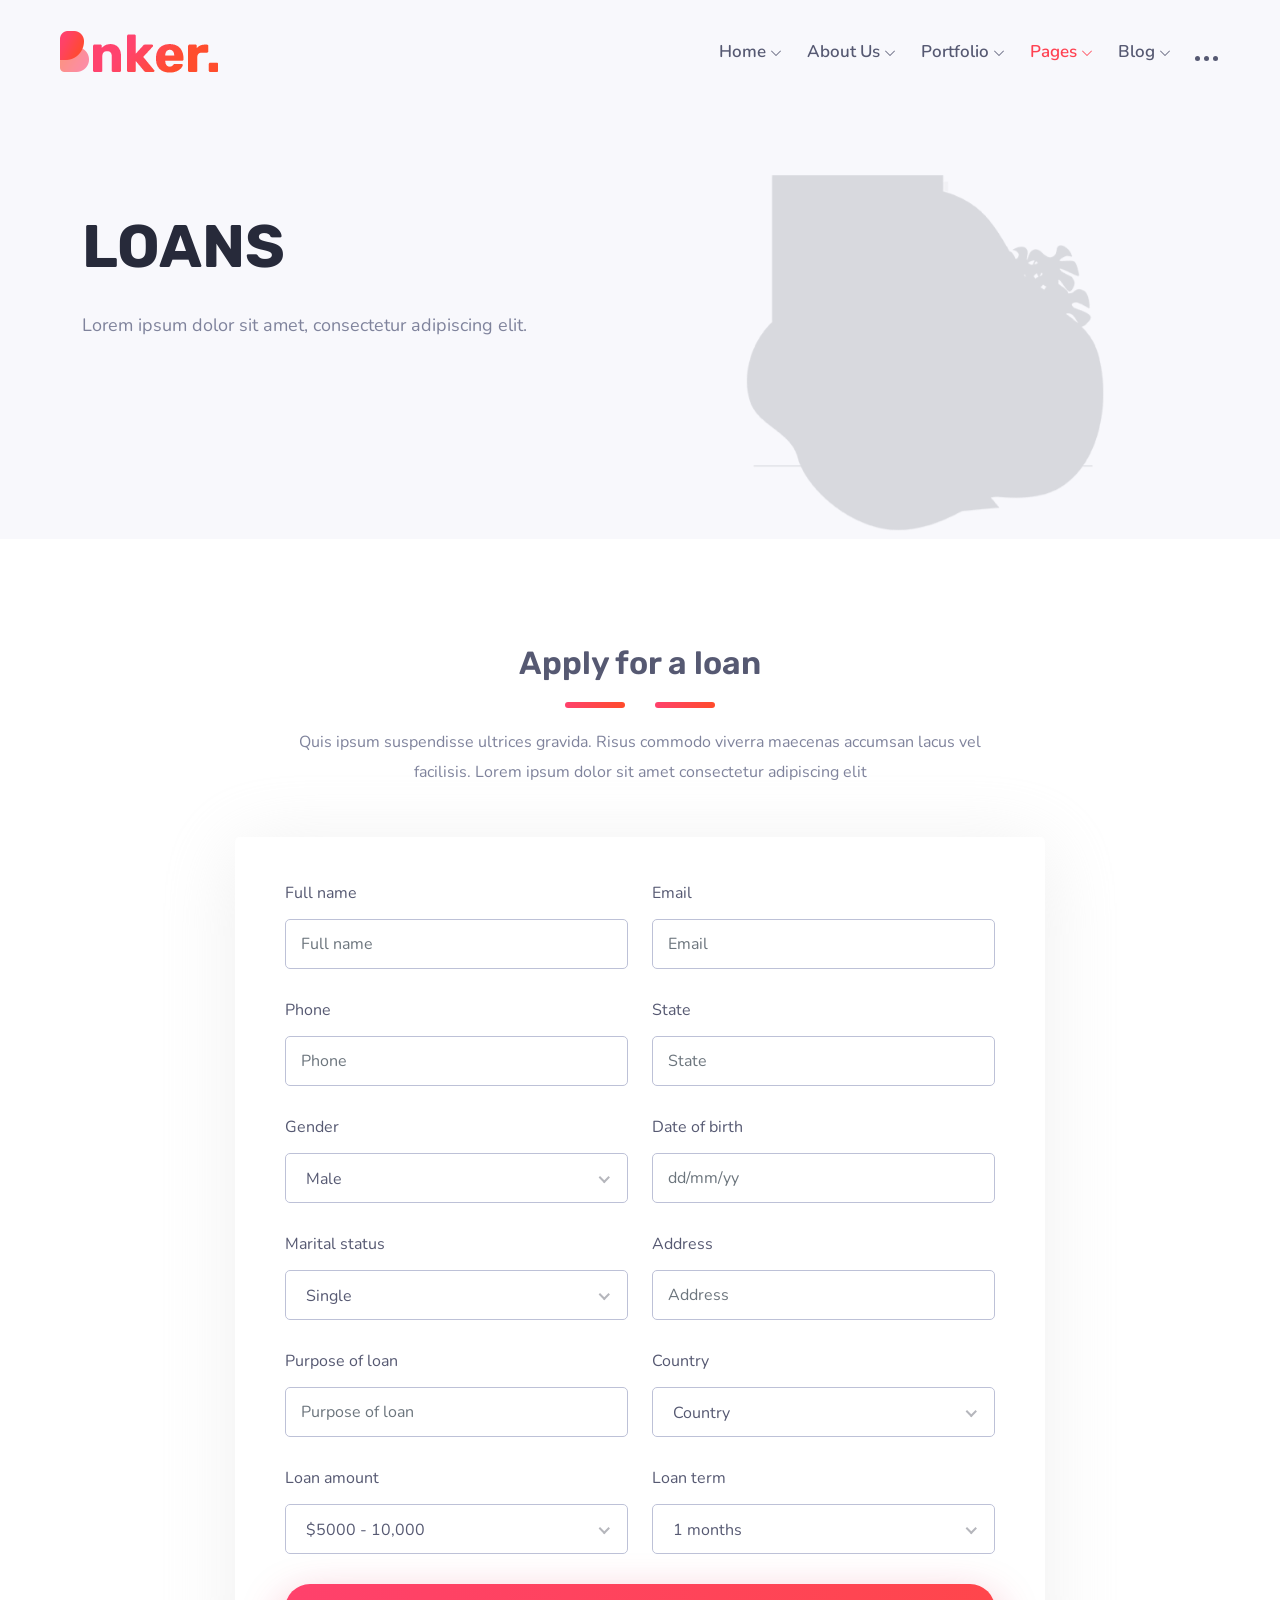
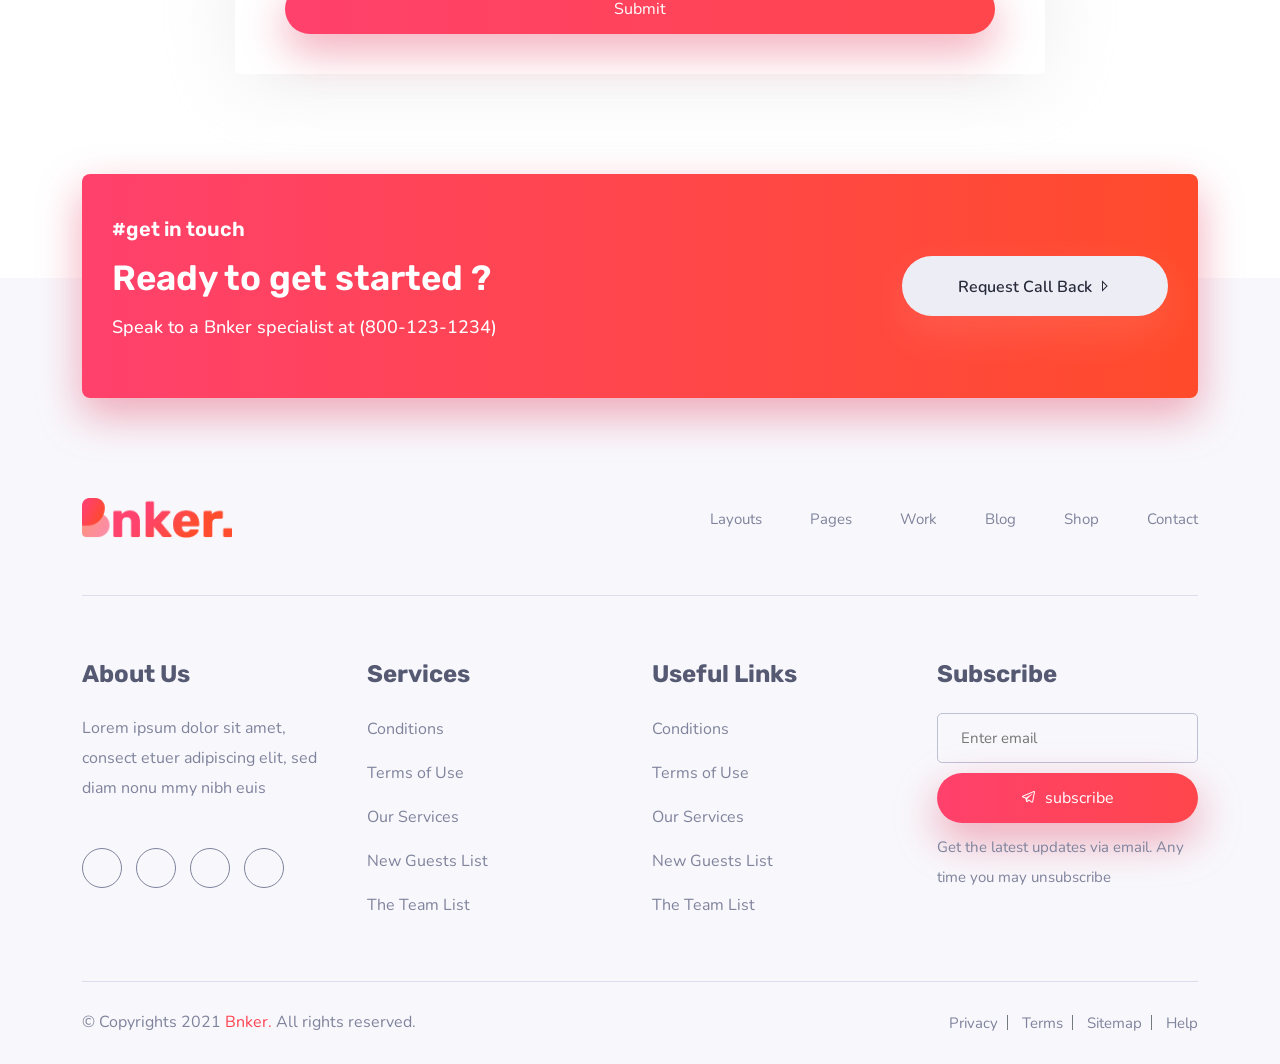
<file: resources/views/Bnker/html/ltr/loans.html>
<!doctype html>
<html lang="zxx">

<head>
    <!-- Required meta tags -->
    <meta charset="utf-8">
    <meta name="viewport" content="width=device-width, initial-scale=1, shrink-to-fit=no">
    <title> Bnker. - Banking and Loan HTML Templates </title>
    <!-- /Required meta tags -->

    <!-- Favicon -->
    <link rel="shortcut icon" href="images/favicon.png" type="image/x-icon">
    <!-- /Favicon -->

    <!-- All CSS -->

    <!-- Vendor Css -->
    <link rel="stylesheet" href="css/vendors.css">
    <!-- /Vendor Css -->

    <!-- Plugin Css -->
    <link rel="stylesheet" href="css/plugins.css">
    <!-- Plugin Css -->

    <!-- Icons Css -->
    <link rel="stylesheet" href="css/icons.css">
    <!-- /Icons Css -->

    <!-- Style Css -->
    <link rel="stylesheet" href="css/style.css">
    <!-- /Style Css -->

    <!-- /All CSS -->

</head>

<body>

    <!-- PreLoader -->
    <div id="preloader">
        <div id="status">
            <div class="spinner"></div>
        </div>
    </div>
    <!--Preloader-->

    <!-- Header -->
    <div class="navbar-area">
        <div class="acavo-responsive-nav">
            <!-- Container -->
            <div class="container">
                <div class="acavo-responsive-menu">
                    <div class="logo">
                        <a href="index.html">
                            <img src="images/logo.png" alt="logo">
                        </a>
                    </div>
                </div>
            </div>
            <!-- /Container -->
        </div>
        <div class="acavo-nav">
            <!-- Container -->
            <div class="container-fluid">
                <nav class="navbar navbar-expand-md navbar-light">
                    <a class="navbar-brand" href="index.html">
                        <img src="images/logo.png" alt="logo">
                    </a>
                    <div class="collapse navbar-collapse mean-menu">
                        <ul class="navbar-nav">
                            <li class="nav-item"><a href="#" class="nav-link">Home <i class='las la-angle-down'></i></a>
                                <ul class="dropdown-menu">
                                    <li class="nav-item"><a href="index.html" class="nav-link">Home 1</a></li>
                                    <li class="nav-item"><a href="index-2.html" class="nav-link">Home 2</a></li>
                                    <li class="nav-item"><a href="index-3.html" class="nav-link">Home 3</a></li>
                                </ul>
                            </li>

                            <li class="nav-item"><a href="#" class="nav-link">About Us <i
                                        class='las la-angle-down'></i></a>
                                <ul class="dropdown-menu">
                                    <li class="nav-item"><a href="about-us-1.html" class="nav-link">About Us 1</a></li>
                                    <li class="nav-item"><a href="about-us-2.html" class="nav-link">About Us 2</a></li>
                                </ul>
                            </li>

                            <li class="nav-item"><a href="#" class="nav-link">Portfolio <i
                                        class='las la-angle-down'></i></a>
                                <ul class="dropdown-menu">
                                    <li class="nav-item"><a href="portfolio.html" class="nav-link">Portfolio</a></li>
                                    <li class="nav-item"><a href="portfolio-detail.html" class="nav-link">Portfolio
                                            Details</a></li>
                                </ul>
                            </li>

                            <li class="nav-item"><a href="#" class="nav-link active">Pages <i
                                        class='las la-angle-down'></i></a>
                                <ul class="dropdown-menu">
                                    <li class="nav-item"><a href="faq.html" class="nav-link">FAQ</a></li>
                                    <li class="nav-item"><a href="team.html" class="nav-link">Team</a></li>
                                    <li class="nav-item"><a href="contact.html" class="nav-link">Contact</a></li>
                                    <li class="nav-item"><a href="#" class="nav-link">Auth Page <i
                                                class='las la-angle-right'></i></a>
                                        <ul class="dropdown-menu">
                                            <li class="nav-item"><a href="login.html" class="nav-link">Login</a></li>
                                            <li class="nav-item"><a href="signup.html" class="nav-link">Sing Up</a></li>
                                            <li class="nav-item"><a href="recover.html" class="nav-link">Recover</a>
                                            </li>
                                        </ul>
                                    </li>
                                    <li class="nav-item"><a href="pricing.html" class="nav-link">Pricing</a></li>
                                    <li class="nav-item"><a href="404.html" class="nav-link">404</a></li>
                                    <li class="nav-item"><a href="coming-soon.html" class="nav-link">Coming Soon</a>
                                    </li>
                                    <li class="nav-item"><a href="loan-calculation.html" class="nav-link">Loan
                                            Calculation</a></li>
                                    <li class="nav-item"><a href="loans.html" class="nav-link active">Loan Form</a></li>
                                    <li class="nav-item"><a href="open-account.html" class="nav-link">Open Account</a>
                                    </li>
                                    <li class="nav-item"><a href="privacy-policy.html" class="nav-link">Privacy
                                            Policy</a></li>
                                    <li class="nav-item"><a href="testimonials.html" class="nav-link">Testimonials</a>
                                    </li>
                                </ul>
                            </li>

                            <li class="nav-item"><a href="#" class="nav-link">Blog <i class='las la-angle-down'></i></a>
                                <ul class="dropdown-menu">
                                    <li class="nav-item"><a href="blog.html" class="nav-link">Blog</a></li>
                                    <li class="nav-item"><a href="blog-grid.html" class="nav-link">Blog Grid</a></li>
                                    <li class="nav-item"><a href="blog-single-sidebar.html" class="nav-link">Blog Single
                                            Sidebar</a>
                                    </li>
                                    <li class="nav-item"><a href="blog-single.html" class="nav-link">Blog Single</a>
                                    </li>
                                </ul>
                            </li>
                        </ul>
                        <div class="others-option d-flex align-items-center">
                            <div class="option-item">
                                <form class="search-box">
                                    <input type="text" class="input-search" placeholder="Search for anything">
                                    <button type="submit"><i class="uil uil-search-alt"></i></button>
                                </form>
                            </div>
                            <div class="option-item">
                                <a href="contact.html" class="btn theme-btn-1">Get
                                    Started <i class="las la-angle-right"></i></a>
                            </div>
                        </div>
                    </div>
                </nav>
            </div>
            <!-- /Container -->
        </div>
        <div class="others-option-for-responsive">
            <!-- Container -->
            <div class="container">
                <div class="dot-menu">
                    <div class="inner">
                        <div class="circle circle-one"></div>
                        <div class="circle circle-two"></div>
                        <div class="circle circle-three"></div>
                    </div>
                </div>
                <!-- Container -->
                <div class="container">
                    <div class="option-inner">
                        <div class="others-option">
                            <div class="option-item">
                                <form class="search-box">
                                    <input type="text" class="input-search" placeholder="Search for anything">
                                    <button type="submit"><i class="flaticon-loupe"></i></button>
                                </form>
                            </div>

                            <div class="option-item">
                                <a href="contact.html" class="btn theme-btn-1"><i class="las la-angle-right"></i>Get
                                    Started</a>
                            </div>
                        </div>
                    </div>
                </div>
                <!-- /Container -->
            </div>
            <!-- /Container -->
        </div>
    </div>
    <!-- /Header -->

    <!-- Breadcrumb -->
    <div class="banner-section position-relative">
        <!-- Container -->
        <div class="container">
            <!-- row -->
            <div class="row">
                <!-- col  -->
                <div class="col-md-6">
                    <div class="banner-content banner-padding">
                        <h3 class="title">LOANS</h3>
                        <p>Lorem ipsum dolor sit amet, consectetur adipiscing elit. </p>
                    </div>
                </div>
                <!-- /col -->
                <!-- col -->
                <div class="col-md-6 mt-7 mt-md-0">
                    <div class="banner-content scene banner-img">
                        <div data-depth="0.2">
                            <img src="images/bg/6.png" alt="img" />
                        </div>
                    </div>
                </div>
                <!-- /col -->
            </div>
            <!-- /row -->
        </div>
        <!-- /Container -->
    </div>
    <!-- /Breadcrumb -->

    <!-- Loan Form -->
    <div class="loan-form-area pt-100 pb-100">
        <!-- Container -->
        <div class="container">
            <!-- row -->
            <div class="row justify-content-center text-center">
                <!-- col -->
                <div class="col-lg-8 col-md-12 mb-50">
                    <div class="section-title">
                        <h2 class="title">Apply for a loan</h2>
                        <div class="title-bdr">
                            <div class="left-bdr"></div>
                            <div class="right-bdr"></div>
                        </div>
                        <p>Quis ipsum suspendisse ultrices gravida. Risus commodo viverra maecenas accumsan lacus vel
                            facilisis.
                            Lorem ipsum dolor sit amet consectetur adipiscing elit</p>
                    </div>
                </div>
                <!-- /col -->
            </div>
            <!-- /row -->

            <div class="loan-form">
                <form>
                    <!--row -->
                    <div class="row">
                        <!-- col -->
                        <div class="col-lg-6 col-md-6">
                            <div class="form-group">
                                <label>Full name</label>
                                <input type="text" class="form-control" placeholder="Full name">
                            </div>
                        </div>
                        <!-- /col -->
                        <!-- col -->
                        <div class="col-lg-6 col-md-6">
                            <div class="form-group">
                                <label>Email</label>
                                <input type="text" class="form-control" placeholder="Email">
                            </div>
                        </div>
                        <!-- /col -->
                        <!-- col -->
                        <div class="col-lg-6 col-md-6">
                            <div class="form-group">
                                <label>Phone</label>
                                <input type="text" class="form-control" placeholder="Phone">
                            </div>
                        </div>
                        <!-- /col -->
                        <!-- col -->
                        <div class="col-lg-6 col-md-6">
                            <div class="form-group">
                                <label>State</label>
                                <input type="text" class="form-control" placeholder="State">
                            </div>
                        </div>
                        <!-- /col -->
                        <!-- col -->
                        <div class="col-lg-6 col-md-6">
                            <div class="form-group">
                                <label>Gender</label>
                                <select>
                                    <option value="">Male</option>
                                    <option value="">Female</option>
                                </select>
                            </div>
                        </div>
                        <!-- /col -->
                        <!-- col -->
                        <div class="col-lg-6 col-md-6">
                            <div class="form-group">
                                <label>Date of birth</label>
                                <input type="text" class="form-control" placeholder="dd/mm/yy">
                            </div>
                        </div>
                        <!-- /col -->
                        <!-- col -->
                        <div class="col-lg-6 col-md-6">
                            <div class="form-group">
                                <label>Marital status</label>
                                <select>
                                    <option value="">Single</option>
                                    <option value="">Married</option>
                                </select>
                            </div>
                        </div>
                        <!-- /col -->
                        <!-- col -->
                        <div class="col-lg-6 col-md-6">
                            <div class="form-group">
                                <label>Address</label>
                                <input type="text" class="form-control" placeholder="Address">
                            </div>
                        </div>
                        <!-- /col -->
                        <!-- col -->
                        <div class="col-lg-6 col-md-6">
                            <div class="form-group">
                                <label>Purpose of loan</label>
                                <input type="text" class="form-control" placeholder="Purpose of loan">
                            </div>
                        </div>
                        <!-- /col -->
                        <!-- col -->
                        <div class="col-lg-6 col-md-6">
                            <div class="form-group">
                                <label>Country</label>

                                <select>
                                    <option value="">Country</option>
                                    <option value="">England</option>
                                    <option value="">Australia</option>
                                </select>
                            </div>
                        </div>
                        <!-- /col -->
                        <!-- col -->
                        <div class="col-lg-6 col-md-6">
                            <div class="form-group">
                                <label>Loan amount</label>
                                <select>
                                    <option value="">$5000 - 10,000</option>
                                    <option value="">15,000 - 25,000</option>
                                    <option value="">25,000 - 50,000</option>
                                    <option value="">50,000 - 60,000</option>
                                    <option value="">60,000 - 70,000</option>
                                    <option value="">70,000 - 80,000</option>
                                    <option value="">80,000 - 90,000</option>
                                </select>
                            </div>
                        </div>
                        <!-- /col -->
                        <!-- col -->
                        <div class="col-lg-6 col-md-6">
                            <div class="form-group">
                                <label>Loan term</label>
                                <select>
                                    <option value="">1 months</option>
                                    <option value="">5 months</option>
                                    <option value="">8 months</option>
                                    <option value="">9 months</option>
                                    <option value="">10 months</option>
                                    <option value="">11 months</option>
                                    <option value="">12 months</option>
                                </select>
                            </div>
                        </div>
                        <!-- /col -->
                        <!-- col -->
                        <div class="col-lg-12">
                            <div class="banner-form-btn">
                                <button type="submit" class="default-btn">
                                    Submit
                                </button>
                            </div>
                        </div>
                        <!-- /col -->
                    </div>
                    <!-- /row -->
                </form>
            </div>
        </div>
        <!-- /Container -->
    </div>
    <!-- /Loan Form -->

    <!-- Cta -->
    <div class="cta-area">
        <!-- Container -->
        <div class="container">
            <!-- row -->
            <div class="row align-items-center">
                <!-- col -->
                <div class="col-lg-12">
                    <div class="get-start-box">
                        <!-- col -->
                        <div class="col-lg-8">
                            <div class="section-heading">
                                <h5 class="section__meta text-white">#get in touch</h5>
                                <h2 class="section__title">Ready to get started ?</h2>
                                <p class="section__sub">Speak to a Bnker specialist at (800-123-1234)</p>
                            </div>
                        </div>
                        <!-- /col -->
                        <!-- col -->
                        <div class="col-lg-4">
                            <div class="button-shared text-end">
                                <a href="contact.html" class="btn cta-btn">
                                    Request Call Back <span class="la la-caret-right"></span>
                                </a>
                            </div>
                        </div>
                        <!-- /col -->
                    </div>
                </div>
                <!-- /col -->
            </div>
            <!-- /row -->
        </div>
        <!-- /Container -->
    </div>
    <!-- /Cta -->

    <!-- Footer -->
    <footer class="footer-style bg-gray-100 pt-200">
        <!-- Container -->
        <div class="container">
            <!-- row -->
            <div class="row">
                <!-- col -->
                <div class="col-xl-3 col-lg-3 col-md-4">
                    <div class="footer-logo">
                        <a href="index.html"><img src="images/logo.png" alt=""></a>
                    </div>
                </div>
                <!-- /col -->
                <!-- col -->
                <div class="col-xl-9 col-lg-9  col-md-8 mb-30">
                    <div class="footer-top-wrapper">
                        <ul class="footer-top-link text-end">
                            <li><a href="#">Layouts </a></li>
                            <li><a href="#"> Pages</a></li>
                            <li><a href="#">Work</a></li>
                            <li><a href="#">Blog </a></li>
                            <li><a href="#">Shop</a></li>
                            <li><a href="#">Contact</a></li>
                        </ul>
                    </div>
                </div>
                <!-- /col -->
                <!-- col -->
            </div>
            <!-- /row -->
            <div class="footer-middle-area mt-30 pb-30 pt-60">
                <!-- row -->
                <div class="row">
                    <!-- col -->
                    <div class="col-xl-3 col-lg-3 col-md-6">
                        <div class="footer-wrapper mb-30">
                            <h3 class="footer-title">About Us</h3>
                            <div class="footer-text">
                                <p>Lorem ipsum dolor sit amet, consect etuer adipiscing elit, sed diam nonu mmy nibh
                                    euis </p>
                            </div>
                            <div class="footer-icon">
                                <a href="#"><i class="uil uil-facebook-f"></i></a>
                                <a href="#"><i class="uil uil-twitter"></i></a>
                                <a href="#"><i class="uil uil-instagram-alt"></i></a>
                                <a href="#"><i class="uil uil-youtube"></i></a>
                            </div>
                        </div>
                    </div>
                    <!-- /col -->
                    <!-- col -->
                    <div class="col-xl-3 col-lg-3 col-md-6">
                        <div class="footer-wrapper mb-30">
                            <h3 class="footer-title">Services</h3>
                            <div class="footer-link">
                                <ul>
                                    <li><a href="about.html">Conditions</a></li>
                                    <li><a href="our-history.html">Terms of Use</a></li>
                                    <li><a href="about.html">Our Services</a></li>
                                    <li><a href="team.html">New Guests List</a></li>
                                    <li><a href="about.html">The Team List</a></li>
                                </ul>
                            </div>
                            <div></div>
                        </div>
                    </div>
                    <!-- /col -->
                    <!-- col -->
                    <div class="col-xl-3 col-lg-3 col-md-6">
                        <div class="footer-wrapper mb-30">
                            <h3 class="footer-title">Useful Links</h3>
                            <div class="footer-link">
                                <ul>
                                    <li><a href="services-01.html">Conditions</a></li>
                                    <li><a href="contact.html">Terms of Use</a></li>
                                    <li><a href="contact.html">Our Services</a></li>
                                    <li><a href="blog.html">New Guests List</a></li>
                                    <li><a href="about.html">The Team List</a></li>
                                </ul>
                            </div>
                        </div>
                    </div>
                    <!-- /col -->
                    <!-- col -->
                    <div class="col-xl-3 col-lg-3 col-md-6">
                        <div class="footer-wrapper mb-30">
                            <h3 class="footer-title">Subscribe</h3>
                            <div class="subscribes-form">
                                <form action="#">
                                    <input placeholder="Enter email " type="email">
                                    <button class="btn theme-btn-1 width-100 mt-10"><i
                                            class="lab la-telegram-plane me-2"></i>subscribe</button>
                                </form>
                            </div>
                            <div class="footer-info">
                                <p>Get the latest updates via email. Any time you may unsubscribe</p>
                            </div>
                        </div>
                    </div>
                    <!-- /col -->
                </div>
                <!-- /row -->
            </div>
            <div class="footer-bottom-area pt-25 pb-25">
                <!-- row -->
                <div class="row">
                    <!-- col -->
                    <div class="col-xl-6 col-lg-6 col-md-6">
                        <div class="copyright">
                            <p>© Copyrights 2021 <a href="index.html">Bnker.</a> All rights reserved.</p>
                        </div>
                    </div>
                    <!-- col -->
                    <!-- /col -->
                    <div class="col-xl-6 col-lg-6 col-md-6">
                        <div class="footer-bottom-link text-end">
                            <ul>
                                <li><a href="#">Privacy </a></li>
                                <li><a href="#"> Terms</a></li>
                                <li><a href="#">Sitemap</a></li>
                                <li><a href="#">Help </a></li>
                            </ul>
                        </div>
                    </div>
                    <!-- /col -->
                </div>
                <!-- /row -->
            </div>
        </div>
        <!-- /Container -->
    </footer>
    <!-- /Footer -->

    <!-- Go top -->
    <div class="go-top-area">
        <div class="go-top-wrap">
            <div class="go-top-btn-wrap">
                <div class="go-top go-top-btn">
                    <i class="las la-angle-double-up"></i>
                    <i class="las la-angle-double-up"></i>
                </div>
            </div>
        </div>
    </div>
    <!-- /Go top -->

    <!-- JS -->

    <!-- Vendor Js -->
    <script src="js/vendors.js"></script>
    <!-- /Vendor js -->

    <!-- Plugins Js -->
    <script src="js/plugins.js"></script>
    <!-- /Plugins Js -->

    <!-- Main JS -->
    <script src="js/main.js"></script>
    <!-- /Main JS -->

    <!-- /JS -->

</body>

</html>
</file>
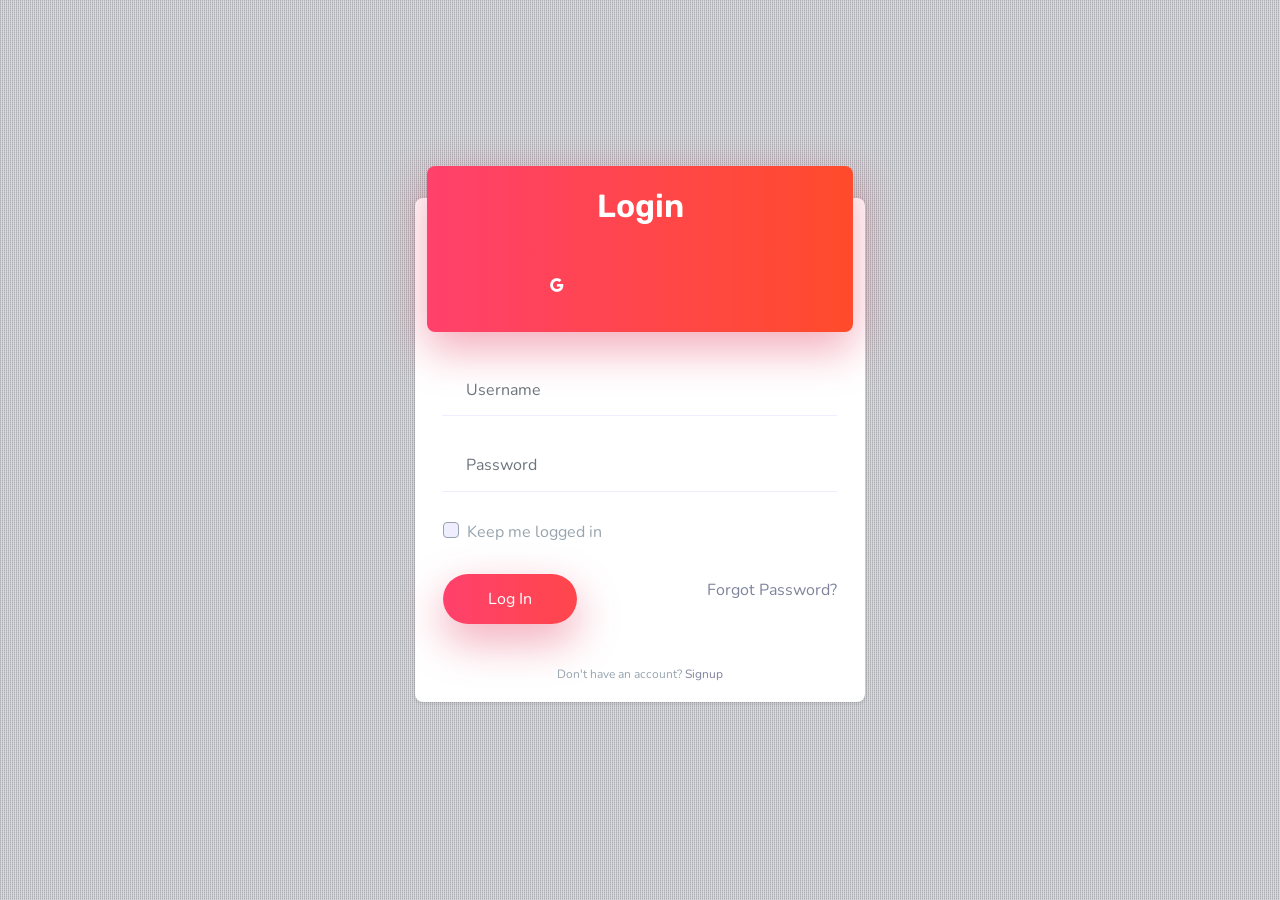
<file: resources/views/Bnker/html/ltr/login.html>
<!doctype html>
<html lang="zxx">

<head>
    <!-- Required meta tags -->
    <meta charset="utf-8">
    <meta name="viewport" content="width=device-width, initial-scale=1, shrink-to-fit=no">
    <title> Bnker. - Banking and Loan HTML Templates </title>
    <!-- /Required meta tags -->

    <!-- Favicon -->
    <link rel="shortcut icon" href="images/favicon.png" type="image/x-icon">
    <!-- /Favicon -->

    <!-- All CSS -->

    <!-- Vendor Css -->
    <link rel="stylesheet" href="css/vendors.css">
    <!-- /Vendor Css -->

    <!-- Plugin Css -->
    <link rel="stylesheet" href="css/plugins.css">
    <!-- Plugin Css -->

    <!-- Icons Css -->
    <link rel="stylesheet" href="css/icons.css">
    <!-- /Icons Css -->

    <!-- Style Css -->
    <link rel="stylesheet" href="css/style.css">
    <!-- /Style Css -->

    <!-- /All CSS -->

</head>

<body>

<!-- Login -->
	<div class="login-page d-flex align-items-center vh-100">
		<div class="overlay"></div>
		<div class="login-form">
			<!-- Container -->
			<div class="container">
				<form>
					<div class="login-social-icon">
						<h2>Login</h2>
						<ul class="social-buttons">
							<li class="social-buttons-hover">
								<a href="http://google.com/">
									<i class="ri-google-fill"></i>
								</a>
							</li>
							<li class="social-buttons-hover">
								<a href="https://twitter.com/">
									<i class="uil uil-twitter"></i>
								</a>
							</li>
							<li class="social-buttons-hover">
								<a href="https://www.facebook.com/">
									<i class="uil uil-facebook-f"></i>
								</a>
							</li>
						</ul>
					</div>
					
					<div class="input-group">
						<span class="login-form-icon"><i class="uil uil-user"></i></span>
						<input type="text" class="form-control" id="inputUsername" tabindex="1" placeholder="Username" required>
					</div>
					
					<div class="input-group">
						<span class="login-form-icon"><i class="uil uil-lock"></i></span>
						<input type="password" class="form-control" id="inputPassword" tabindex="2" placeholder="Password" required>
					</div>
	
					<div class="input-group">
						<div class="form-check">
							<input type="checkbox" class="form-check-input" id="rememberMe">
							<label class="form-check-label form-check-box" for="rememberMe">Keep me logged in</label>
						</div>
					</div>

					<div class="row justify-content-center mb-md-3">
						<div class="col-sm-6 mb-md-3 mb-sm-0">
							<button type="submit" class="btn theme-btn-1">Log In</button>
						</div>
						
						<div class="col-sm-6 text-sm-end">
							<a class="" href="recover.html">Forgot Password?</a>
						</div>
					</div>

					<div class="login-footer">Don't have an account? <a href="signup.html">Signup</a>
					</div>
				</form>
			</div>
			<!-- Container -->
		</div>
	</div>
	<!-- /login -->

    <!-- JS -->

    <!-- Vendor Js -->
    <script src="js/vendors.js"></script>
    <!-- /Vendor js -->

    <!-- Plugins Js -->
    <script src="js/plugins.js"></script>
    <!-- /Plugins Js -->

    <!-- Main JS -->
    <script src="js/main.js"></script>
    <!-- /Main JS -->

    <!-- /JS -->

</body>

</html>
</file>
<file: resources/views/Bnker/Documentation/css/prettify.css>
/* Pretty printing styles. Used with prettify.js.
 *
 * This version is slight modified based on the original version.
 *
 * Name:	Stanley Ng
 * Email: 	stanleyhlng@googlegroups.com
 * 
 * Reference:
 * http://code.google.com/p/google-code-prettify/source/browse/trunk/src/prettify.css
 */
.pln {
  color: #48484C; }

.str {
  color: #DD1144; }

.kwd {
  color: #1E347B; }

.com {
  color: #93A1A1; }

.typ {
  color: teal; }

.lit {
  color: #195F91; }

.pun {
  color: #93A1A1; }

.opn {
  color: #93A1A1; }

.clo {
  color: #93A1A1; }

.tag {
  color: #008; }

.atn {
  color: teal; }

.atv {
  color: #DD1144; }

.dec {
  color: teal; }

.var {
  color: teal; }

.fun {
  color: #DC322F; }

/* Put a border around prettyprinted code snippets. */
pre.prettyprint {
  background-color: #F7F7F9;
  padding: 10px;
  border: 1px solid #E1E1E8; }

pre.prettyprint.linenums {
  box-shadow: 40px 0 0 #FBFBFC inset, 41px 0 0 #ECECF0 inset; }

/* Specify class=linenums on a pre to get line numbering */
ol.linenums {
  color: #1E347B;
  margin: 0 0 0 40px; }

ol.linenums li {
  color: #BEBEC5;
  line-height: 18px;
  padding-left: 12px;
  text-shadow: 0 1px 0 #FFFFFF; }

li.L0,
li.L1,
li.L2,
li.L3,
li.L5,
li.L6,
li.L7,
li.L8 {
  list-style-type: normal; }

/* Alternate shading for lines */
li.L1,
li.L3,
li.L5,
li.L7,
li.L9 {
  background: #eee; }
</file>
<file: resources/views/Bnker/Documentation/css/styles.css>
/*!
 *
 * Documentation
 *
 */

 @import url('https://fonts.googleapis.com/css2?family=Montserrat:wght@400;600;700;800&display=swap');

body {
  font-family: 'Montserrat', sans-serif !important;
  font-weight: 400;
  color: #333;
  background-color: #ffffff;
  font-size: 16px;
  line-height: 32px;
  overflow-x: hidden;
}

a {
  color: inherit;
}

a:hover,
a:focus {
  color: #253138;
  outline: none;
  text-decoration: none;
}

.p-t-20 {
  padding-top: 2em;
}

.p-t-50 {
  padding-top: 5em;
}

.list-none {
  list-style: none;
}

.navbar-default {
  border: none;
  margin-bottom: 0px;
background-image:linear-gradient(to right, #ff416c, #ff4b2b);
  box-shadow: 0 2px 5px 0 rgba(0, 0, 0, 0.16);
  border-radius: 0px;
  padding-top: 20px;
  padding-bottom: 20px;
}

.logo {
  font-weight: 700;
  font-size: 20px;
  color: #fff !important;
}

.bg-dark {
  background-color: #0c1021;
}

.copy {
  padding: 20px 0px 0px 0px;
}

/* Toggle Styles */

/* this css is taken from Start Bootstrap - Simple Sidebar HTML Template (http://startbootstrap.com) */

#wrapper {
  margin-top: 50px;
  padding-left: 0;
  -webkit-transition: all 0.5s ease;
  -moz-transition: all 0.5s ease;
  -o-transition: all 0.5s ease;
  transition: all 0.5s ease;
}

#wrapper.toggled {
  padding-left: 250px;
}

#sidebar-wrapper {
  background: #f5f5f5;
  box-shadow: 0 1px 3px rgba(0, 0, 0, 0.15);
  z-index: 1000;
  position: fixed;
  left: 250px;
  width: 0;
  height: 100%;
  margin-left: -250px;
  overflow-y: auto;
  -webkit-transition: all 0.5s ease;
  -moz-transition: all 0.5s ease;
  -o-transition: all 0.5s ease;
  transition: all 0.5s ease;
}

#wrapper.toggled #sidebar-wrapper {
  width: 250px;
}

#page-content-wrapper {
  width: 100%;
  position: absolute;
  padding: 15px;
}

#wrapper.toggled #page-content-wrapper {
  position: absolute;
  margin-right: -250px;
}

/* Sidebar Styles */

.sidebar-nav {
  position: absolute;
  top: 0;
  width: 250px;
  margin: 0;
  padding: 0;
  list-style: none;
  top: 2em;
}

.sidebar-nav li {
  text-indent: 20px;
  line-height: 40px;
}

.sidebar-nav li a {
  display: block;
  text-decoration: none;
  color: rgb(41, 41, 41);
  font-weight: 600;
}

.sidebar-nav li a:hover {
  text-decoration: none;
  color: ff4151;
  background: rgba(0, 0, 0, 0.05);
}

.sidebar-nav li a:active,
.sidebar-nav li a:focus {
  text-decoration: none;
}

.sidebar-nav>.sidebar-brand {
  height: 65px;
  font-size: 18px;
  line-height: 60px;
}

.sidebar-nav>.sidebar-brand a {
  color: #999999;
}

.sidebar-nav>.sidebar-brand a:hover {
  color: #fff;
  background: none;
}

@media(min-width:768px) {
  #wrapper {
    padding-left: 250px;
  }

  #wrapper.toggled {
    padding-left: 0;
  }

  #sidebar-wrapper {
    width: 250px;
  }

  #wrapper.toggled #sidebar-wrapper {
    width: 0;
  }

  #page-content-wrapper {
    padding: 20px;
    position: relative;
  }

  #wrapper.toggled #page-content-wrapper {
    position: relative;
    margin-right: 0;
  }
}

/* right bar */

.right-bar {
  background-color: #f5f5f5;
  ;
  padding: 10px 30px;
  margin-top: 20px;
  font-size: 15px;
}

.page-header {
  padding-bottom: 9px;
  margin: 40px 0 20px;
  border-bottom: 1px solid rgb(185, 185, 185);
  font-weight: 700;
}

.com-container {
  padding-bottom: 5em;
}

#plugin-list li,
#plugin-list li a {
  font-size: 15px;
}
</file>
<file: resources/views/Bnker/html/ltr/css/plugins.css>
/* Template Name: Bnker. - Banking and Loan HTML Templates
   Author: Acavo
   Version: 1.0.0
   Created: May 2021
   File Description: Plugins Css file of the template
*/

/*==============================================
//
//         01 -- Animate.css        
//         02 -- Nice Select      
//         03 -- Owl Carousel  
//         04 -- MeanMenu
//   
/*============================================*/



/*============================================

            01 -- Animate.css

==============================================*/
 .animated {-webkit-animation-duration: 1s;animation-duration: 1s;-webkit-animation-fill-mode: both;animation-fill-mode: both;}.animated.infinite {-webkit-animation-iteration-count: infinite;animation-iteration-count: infinite;}.animated.hinge {-webkit-animation-duration: 2s;animation-duration: 2s;}@-webkit-keyframes bounce {0%, 100%, 20%, 50%, 80% {-webkit-transform: translateY(0);transform: translateY(0);}40% {-webkit-transform: translateY(-30px);transform: translateY(-30px);}60% {-webkit-transform: translateY(-15px);transform: translateY(-15px);}}@keyframes bounce {0%, 100%, 20%, 50%, 80% {-webkit-transform: translateY(0);transform: translateY(0);}40% {-webkit-transform: translateY(-30px);transform: translateY(-30px);}60% {-webkit-transform: translateY(-15px);transform: translateY(-15px);}}.bounce {-webkit-animation-name: bounce;animation-name: bounce;}@-webkit-keyframes flash {0%, 100%, 50% {opacity: 1;}25%, 75% {opacity: 0;}}@keyframes flash {0%, 100%, 50% {opacity: 1;}25%, 75% {opacity: 0;}}.flash {-webkit-animation-name: flash;animation-name: flash;}@-webkit-keyframes pulse {0% {-webkit-transform: scale(1);transform: scale(1);}50% {-webkit-transform: scale(1.1);transform: scale(1.1);}100% {-webkit-transform: scale(1);transform: scale(1);}}@keyframes pulse {0% {-webkit-transform: scale(1);transform: scale(1);}50% {-webkit-transform: scale(1.1);transform: scale(1.1);}100% {-webkit-transform: scale(1);transform: scale(1);}}.pulse {-webkit-animation-name: pulse;animation-name: pulse;}@-webkit-keyframes rubberBand {0% {-webkit-transform: scale(1);transform: scale(1);}30% {-webkit-transform: scaleX(1.25) scaleY(0.75);transform: scaleX(1.25) scaleY(0.75);}40% {-webkit-transform: scaleX(0.75) scaleY(1.25);transform: scaleX(0.75) scaleY(1.25);}60% {-webkit-transform: scaleX(1.15) scaleY(0.85);transform: scaleX(1.15) scaleY(0.85);}100% {-webkit-transform: scale(1);transform: scale(1);}}@keyframes rubberBand {0% {-webkit-transform: scale(1);transform: scale(1);}30% {-webkit-transform: scaleX(1.25) scaleY(0.75);transform: scaleX(1.25) scaleY(0.75);}40% {-webkit-transform: scaleX(0.75) scaleY(1.25);transform: scaleX(0.75) scaleY(1.25);}60% {-webkit-transform: scaleX(1.15) scaleY(0.85);transform: scaleX(1.15) scaleY(0.85);}100% {-webkit-transform: scale(1);transform: scale(1);}}.rubberBand {-webkit-animation-name: rubberBand;animation-name: rubberBand;}@-webkit-keyframes shake {0%, 100% {-webkit-transform: translateX(0);transform: translateX(0);}10%, 30%, 50%, 70%, 90% {-webkit-transform: translateX(-10px);transform: translateX(-10px);}20%, 40%, 60%, 80% {-webkit-transform: translateX(10px);transform: translateX(10px);}}@keyframes shake {0%, 100% {-webkit-transform: translateX(0);transform: translateX(0);}10%, 30%, 50%, 70%, 90% {-webkit-transform: translateX(-10px);transform: translateX(-10px);}20%, 40%, 60%, 80% {-webkit-transform: translateX(10px);transform: translateX(10px);}}.shake {-webkit-animation-name: shake;animation-name: shake;}@-webkit-keyframes swing {20% {-webkit-transform: rotate(15deg);transform: rotate(15deg);}40% {-webkit-transform: rotate(-10deg);transform: rotate(-10deg);}60% {-webkit-transform: rotate(5deg);transform: rotate(5deg);}80% {-webkit-transform: rotate(-5deg);transform: rotate(-5deg);}100% {-webkit-transform: rotate(0deg);transform: rotate(0deg);}}@keyframes swing {20% {-webkit-transform: rotate(15deg);transform: rotate(15deg);}40% {-webkit-transform: rotate(-10deg);transform: rotate(-10deg);}60% {-webkit-transform: rotate(5deg);transform: rotate(5deg);}80% {-webkit-transform: rotate(-5deg);transform: rotate(-5deg);}100% {-webkit-transform: rotate(0deg);transform: rotate(0deg);}}.swing {-webkit-transform-origin: top center;transform-origin: top center;-webkit-animation-name: swing;animation-name: swing;}@-webkit-keyframes tada {0% {-webkit-transform: scale(1);transform: scale(1);}10%, 20% {-webkit-transform: scale(0.9) rotate(-3deg);transform: scale(0.9) rotate(-3deg);}30%, 50%, 70%, 90% {-webkit-transform: scale(1.1) rotate(3deg);transform: scale(1.1) rotate(3deg);}40%, 60%, 80% {-webkit-transform: scale(1.1) rotate(-3deg);transform: scale(1.1) rotate(-3deg);}100% {-webkit-transform: scale(1) rotate(0);transform: scale(1) rotate(0);}}@keyframes tada {0% {-webkit-transform: scale(1);transform: scale(1);}10%, 20% {-webkit-transform: scale(0.9) rotate(-3deg);transform: scale(0.9) rotate(-3deg);}30%, 50%, 70%, 90% {-webkit-transform: scale(1.1) rotate(3deg);transform: scale(1.1) rotate(3deg);}40%, 60%, 80% {-webkit-transform: scale(1.1) rotate(-3deg);transform: scale(1.1) rotate(-3deg);}100% {-webkit-transform: scale(1) rotate(0);transform: scale(1) rotate(0);}}.tada {-webkit-animation-name: tada;animation-name: tada;}@-webkit-keyframes wobble {0% {-webkit-transform: translateX(0%);transform: translateX(0%);}15% {-webkit-transform: translateX(-25%) rotate(-5deg);transform: translateX(-25%) rotate(-5deg);}30% {-webkit-transform: translateX(20%) rotate(3deg);transform: translateX(20%) rotate(3deg);}45% {-webkit-transform: translateX(-15%) rotate(-3deg);transform: translateX(-15%) rotate(-3deg);}60% {-webkit-transform: translateX(10%) rotate(2deg);transform: translateX(10%) rotate(2deg);}75% {-webkit-transform: translateX(-5%) rotate(-1deg);transform: translateX(-5%) rotate(-1deg);}100% {-webkit-transform: translateX(0%);transform: translateX(0%);}}@keyframes wobble {0% {-webkit-transform: translateX(0%);transform: translateX(0%);}15% {-webkit-transform: translateX(-25%) rotate(-5deg);transform: translateX(-25%) rotate(-5deg);}30% {-webkit-transform: translateX(20%) rotate(3deg);transform: translateX(20%) rotate(3deg);}45% {-webkit-transform: translateX(-15%) rotate(-3deg);transform: translateX(-15%) rotate(-3deg);}60% {-webkit-transform: translateX(10%) rotate(2deg);transform: translateX(10%) rotate(2deg);}75% {-webkit-transform: translateX(-5%) rotate(-1deg);transform: translateX(-5%) rotate(-1deg);}100% {-webkit-transform: translateX(0%);transform: translateX(0%);}}.wobble {-webkit-animation-name: wobble;animation-name: wobble;}@-webkit-keyframes bounceIn {0% {opacity: 0;-webkit-transform: scale(0.3);transform: scale(0.3);}50% {opacity: 1;-webkit-transform: scale(1.05);transform: scale(1.05);}70% {-webkit-transform: scale(0.9);transform: scale(0.9);}100% {opacity: 1;-webkit-transform: scale(1);transform: scale(1);}}@keyframes bounceIn {0% {opacity: 0;-webkit-transform: scale(0.3);transform: scale(0.3);}50% {opacity: 1;-webkit-transform: scale(1.05);transform: scale(1.05);}70% {-webkit-transform: scale(0.9);transform: scale(0.9);}100% {opacity: 1;-webkit-transform: scale(1);transform: scale(1);}}.bounceIn {-webkit-animation-name: bounceIn;animation-name: bounceIn;}@-webkit-keyframes bounceInDown {0% {opacity: 0;-webkit-transform: translateY(-2000px);transform: translateY(-2000px);}60% {opacity: 1;-webkit-transform: translateY(30px);transform: translateY(30px);}80% {-webkit-transform: translateY(-10px);transform: translateY(-10px);}100% {-webkit-transform: translateY(0);transform: translateY(0);}}@keyframes bounceInDown {0% {opacity: 0;-webkit-transform: translateY(-2000px);transform: translateY(-2000px);}60% {opacity: 1;-webkit-transform: translateY(30px);transform: translateY(30px);}80% {-webkit-transform: translateY(-10px);transform: translateY(-10px);}100% {-webkit-transform: translateY(0);transform: translateY(0);}}.bounceInDown {-webkit-animation-name: bounceInDown;animation-name: bounceInDown;}@-webkit-keyframes bounceInLeft {0% {opacity: 0;-webkit-transform: translateX(-2000px);transform: translateX(-2000px);}60% {opacity: 1;-webkit-transform: translateX(30px);transform: translateX(30px);}80% {-webkit-transform: translateX(-10px);transform: translateX(-10px);}100% {-webkit-transform: translateX(0);transform: translateX(0);}}@keyframes bounceInLeft {0% {opacity: 0;-webkit-transform: translateX(-2000px);transform: translateX(-2000px);}60% {opacity: 1;-webkit-transform: translateX(30px);transform: translateX(30px);}80% {-webkit-transform: translateX(-10px);transform: translateX(-10px);}100% {-webkit-transform: translateX(0);transform: translateX(0);}}.bounceInLeft {-webkit-animation-name: bounceInLeft;animation-name: bounceInLeft;}@-webkit-keyframes bounceInRight {0% {opacity: 0;-webkit-transform: translateX(2000px);transform: translateX(2000px);}60% {opacity: 1;-webkit-transform: translateX(-30px);transform: translateX(-30px);}80% {-webkit-transform: translateX(10px);transform: translateX(10px);}100% {-webkit-transform: translateX(0);transform: translateX(0);}}@keyframes bounceInRight {0% {opacity: 0;-webkit-transform: translateX(2000px);transform: translateX(2000px);}60% {opacity: 1;-webkit-transform: translateX(-30px);transform: translateX(-30px);}80% {-webkit-transform: translateX(10px);transform: translateX(10px);}100% {-webkit-transform: translateX(0);transform: translateX(0);}}.bounceInRight {-webkit-animation-name: bounceInRight;animation-name: bounceInRight;}@-webkit-keyframes bounceInUp {0% {opacity: 0;-webkit-transform: translateY(2000px);transform: translateY(2000px);}60% {opacity: 1;-webkit-transform: translateY(-30px);transform: translateY(-30px);}80% {-webkit-transform: translateY(10px);transform: translateY(10px);}100% {-webkit-transform: translateY(0);transform: translateY(0);}}@keyframes bounceInUp {0% {opacity: 0;-webkit-transform: translateY(2000px);transform: translateY(2000px);}60% {opacity: 1;-webkit-transform: translateY(-30px);transform: translateY(-30px);}80% {-webkit-transform: translateY(10px);transform: translateY(10px);}100% {-webkit-transform: translateY(0);transform: translateY(0);}}.bounceInUp {-webkit-animation-name: bounceInUp;animation-name: bounceInUp;}@-webkit-keyframes bounceOut {0% {-webkit-transform: scale(1);transform: scale(1);}25% {-webkit-transform: scale(0.95);transform: scale(0.95);}50% {opacity: 1;-webkit-transform: scale(1.1);transform: scale(1.1);}100% {opacity: 0;-webkit-transform: scale(0.3);transform: scale(0.3);}}@keyframes bounceOut {0% {-webkit-transform: scale(1);transform: scale(1);}25% {-webkit-transform: scale(0.95);transform: scale(0.95);}50% {opacity: 1;-webkit-transform: scale(1.1);transform: scale(1.1);}100% {opacity: 0;-webkit-transform: scale(0.3);transform: scale(0.3);}}.bounceOut {-webkit-animation-name: bounceOut;animation-name: bounceOut;}@-webkit-keyframes bounceOutDown {0% {-webkit-transform: translateY(0);transform: translateY(0);}20% {opacity: 1;-webkit-transform: translateY(-20px);transform: translateY(-20px);}100% {opacity: 0;-webkit-transform: translateY(2000px);transform: translateY(2000px);}}@keyframes bounceOutDown {0% {-webkit-transform: translateY(0);transform: translateY(0);}20% {opacity: 1;-webkit-transform: translateY(-20px);transform: translateY(-20px);}100% {opacity: 0;-webkit-transform: translateY(2000px);transform: translateY(2000px);}}.bounceOutDown {-webkit-animation-name: bounceOutDown;animation-name: bounceOutDown;}@-webkit-keyframes bounceOutLeft {0% {-webkit-transform: translateX(0);transform: translateX(0);}20% {opacity: 1;-webkit-transform: translateX(20px);transform: translateX(20px);}100% {opacity: 0;-webkit-transform: translateX(-2000px);transform: translateX(-2000px);}}@keyframes bounceOutLeft {0% {-webkit-transform: translateX(0);transform: translateX(0);}20% {opacity: 1;-webkit-transform: translateX(20px);transform: translateX(20px);}100% {opacity: 0;-webkit-transform: translateX(-2000px);transform: translateX(-2000px);}}.bounceOutLeft {-webkit-animation-name: bounceOutLeft;animation-name: bounceOutLeft;}@-webkit-keyframes bounceOutRight {0% {-webkit-transform: translateX(0);transform: translateX(0);}20% {opacity: 1;-webkit-transform: translateX(-20px);transform: translateX(-20px);}100% {opacity: 0;-webkit-transform: translateX(2000px);transform: translateX(2000px);}}@keyframes bounceOutRight {0% {-webkit-transform: translateX(0);transform: translateX(0);}20% {opacity: 1;-webkit-transform: translateX(-20px);transform: translateX(-20px);}100% {opacity: 0;-webkit-transform: translateX(2000px);transform: translateX(2000px);}}.bounceOutRight {-webkit-animation-name: bounceOutRight;animation-name: bounceOutRight;}@-webkit-keyframes bounceOutUp {0% {-webkit-transform: translateY(0);transform: translateY(0);}20% {opacity: 1;-webkit-transform: translateY(20px);transform: translateY(20px);}100% {opacity: 0;-webkit-transform: translateY(-2000px);transform: translateY(-2000px);}}@keyframes bounceOutUp {0% {-webkit-transform: translateY(0);transform: translateY(0);}20% {opacity: 1;-webkit-transform: translateY(20px);transform: translateY(20px);}100% {opacity: 0;-webkit-transform: translateY(-2000px);transform: translateY(-2000px);}}.bounceOutUp {-webkit-animation-name: bounceOutUp;animation-name: bounceOutUp;}@-webkit-keyframes fadeIn {0% {opacity: 0;}100% {opacity: 1;}}@keyframes fadeIn {0% {opacity: 0;}100% {opacity: 1;}}.fadeIn {-webkit-animation-name: fadeIn;animation-name: fadeIn;}@-webkit-keyframes fadeInDown {0% {opacity: 0;-webkit-transform: translateY(-20px);transform: translateY(-20px);}100% {opacity: 1;-webkit-transform: translateY(0);transform: translateY(0);}}@keyframes fadeInDown {0% {opacity: 0;-webkit-transform: translateY(-20px);transform: translateY(-20px);}100% {opacity: 1;-webkit-transform: translateY(0);transform: translateY(0);}}.fadeInDown {-webkit-animation-name: fadeInDown;animation-name: fadeInDown;}@-webkit-keyframes fadeInDownBig {0% {opacity: 0;-webkit-transform: translateY(-2000px);transform: translateY(-2000px);}100% {opacity: 1;-webkit-transform: translateY(0);transform: translateY(0);}}@keyframes fadeInDownBig {0% {opacity: 0;-webkit-transform: translateY(-2000px);transform: translateY(-2000px);}100% {opacity: 1;-webkit-transform: translateY(0);transform: translateY(0);}}.fadeInDownBig {-webkit-animation-name: fadeInDownBig;animation-name: fadeInDownBig;}@-webkit-keyframes fadeInLeft {0% {opacity: 0;-webkit-transform: translateX(-20px);transform: translateX(-20px);}100% {opacity: 1;-webkit-transform: translateX(0);transform: translateX(0);}}@keyframes fadeInLeft {0% {opacity: 0;-webkit-transform: translateX(-20px);transform: translateX(-20px);}100% {opacity: 1;-webkit-transform: translateX(0);transform: translateX(0);}}.fadeInLeft {-webkit-animation-name: fadeInLeft;animation-name: fadeInLeft;}@-webkit-keyframes fadeInLeftBig {0% {opacity: 0;-webkit-transform: translateX(-2000px);transform: translateX(-2000px);}100% {opacity: 1;-webkit-transform: translateX(0);transform: translateX(0);}}@keyframes fadeInLeftBig {0% {opacity: 0;-webkit-transform: translateX(-2000px);transform: translateX(-2000px);}100% {opacity: 1;-webkit-transform: translateX(0);transform: translateX(0);}}.fadeInLeftBig {-webkit-animation-name: fadeInLeftBig;animation-name: fadeInLeftBig;}@-webkit-keyframes fadeInRight {0% {opacity: 0;-webkit-transform: translateX(20px);transform: translateX(20px);}100% {opacity: 1;-webkit-transform: translateX(0);transform: translateX(0);}}@keyframes fadeInRight {0% {opacity: 0;-webkit-transform: translateX(20px);transform: translateX(20px);}100% {opacity: 1;-webkit-transform: translateX(0);transform: translateX(0);}}.fadeInRight {-webkit-animation-name: fadeInRight;animation-name: fadeInRight;}@-webkit-keyframes fadeInRightBig {0% {opacity: 0;-webkit-transform: translateX(2000px);transform: translateX(2000px);}100% {opacity: 1;-webkit-transform: translateX(0);transform: translateX(0);}}@keyframes fadeInRightBig {0% {opacity: 0;-webkit-transform: translateX(2000px);transform: translateX(2000px);}100% {opacity: 1;-webkit-transform: translateX(0);transform: translateX(0);}}.fadeInRightBig {-webkit-animation-name: fadeInRightBig;animation-name: fadeInRightBig;}@-webkit-keyframes fadeInUp {0% {opacity: 0;-webkit-transform: translateY(20px);transform: translateY(20px);}100% {opacity: 1;-webkit-transform: translateY(0);transform: translateY(0);}}@keyframes fadeInUp {0% {opacity: 0;-webkit-transform: translateY(20px);transform: translateY(20px);}100% {opacity: 1;-webkit-transform: translateY(0);transform: translateY(0);}}.fadeInUp {-webkit-animation-name: fadeInUp;animation-name: fadeInUp;}@-webkit-keyframes fadeInUpBig {0% {opacity: 0;-webkit-transform: translateY(2000px);transform: translateY(2000px);}100% {opacity: 1;-webkit-transform: translateY(0);transform: translateY(0);}}@keyframes fadeInUpBig {0% {opacity: 0;-webkit-transform: translateY(2000px);transform: translateY(2000px);}100% {opacity: 1;-webkit-transform: translateY(0);transform: translateY(0);}}.fadeInUpBig {-webkit-animation-name: fadeInUpBig;animation-name: fadeInUpBig;}@-webkit-keyframes fadeOut {0% {opacity: 1;}100% {opacity: 0;}}@keyframes fadeOut {0% {opacity: 1;}100% {opacity: 0;}}.fadeOut {-webkit-animation-name: fadeOut;animation-name: fadeOut;}@-webkit-keyframes fadeOutDown {0% {opacity: 1;-webkit-transform: translateY(0);transform: translateY(0);}100% {opacity: 0;-webkit-transform: translateY(20px);transform: translateY(20px);}}@keyframes fadeOutDown {0% {opacity: 1;-webkit-transform: translateY(0);transform: translateY(0);}100% {opacity: 0;-webkit-transform: translateY(20px);transform: translateY(20px);}}.fadeOutDown {-webkit-animation-name: fadeOutDown;animation-name: fadeOutDown;}@-webkit-keyframes fadeOutDownBig {0% {opacity: 1;-webkit-transform: translateY(0);transform: translateY(0);}100% {opacity: 0;-webkit-transform: translateY(2000px);transform: translateY(2000px);}}@keyframes fadeOutDownBig {0% {opacity: 1;-webkit-transform: translateY(0);transform: translateY(0);}100% {opacity: 0;-webkit-transform: translateY(2000px);transform: translateY(2000px);}}.fadeOutDownBig {-webkit-animation-name: fadeOutDownBig;animation-name: fadeOutDownBig;}@-webkit-keyframes fadeOutLeft {0% {opacity: 1;-webkit-transform: translateX(0);transform: translateX(0);}100% {opacity: 0;-webkit-transform: translateX(-20px);transform: translateX(-20px);}}@keyframes fadeOutLeft {0% {opacity: 1;-webkit-transform: translateX(0);transform: translateX(0);}100% {opacity: 0;-webkit-transform: translateX(-20px);transform: translateX(-20px);}}.fadeOutLeft {-webkit-animation-name: fadeOutLeft;animation-name: fadeOutLeft;}@-webkit-keyframes fadeOutLeftBig {0% {opacity: 1;-webkit-transform: translateX(0);transform: translateX(0);}100% {opacity: 0;-webkit-transform: translateX(-2000px);transform: translateX(-2000px);}}@keyframes fadeOutLeftBig {0% {opacity: 1;-webkit-transform: translateX(0);transform: translateX(0);}100% {opacity: 0;-webkit-transform: translateX(-2000px);transform: translateX(-2000px);}}.fadeOutLeftBig {-webkit-animation-name: fadeOutLeftBig;animation-name: fadeOutLeftBig;}@-webkit-keyframes fadeOutRight {0% {opacity: 1;-webkit-transform: translateX(0);transform: translateX(0);}100% {opacity: 0;-webkit-transform: translateX(20px);transform: translateX(20px);}}@keyframes fadeOutRight {0% {opacity: 1;-webkit-transform: translateX(0);transform: translateX(0);}100% {opacity: 0;-webkit-transform: translateX(20px);transform: translateX(20px);}}.fadeOutRight {-webkit-animation-name: fadeOutRight;animation-name: fadeOutRight;}@-webkit-keyframes fadeOutRightBig {0% {opacity: 1;-webkit-transform: translateX(0);transform: translateX(0);}100% {opacity: 0;-webkit-transform: translateX(2000px);transform: translateX(2000px);}}@keyframes fadeOutRightBig {0% {opacity: 1;-webkit-transform: translateX(0);transform: translateX(0);}100% {opacity: 0;-webkit-transform: translateX(2000px);transform: translateX(2000px);}}.fadeOutRightBig {-webkit-animation-name: fadeOutRightBig;animation-name: fadeOutRightBig;}@-webkit-keyframes fadeOutUp {0% {opacity: 1;-webkit-transform: translateY(0);transform: translateY(0);}100% {opacity: 0;-webkit-transform: translateY(-20px);transform: translateY(-20px);}}@keyframes fadeOutUp {0% {opacity: 1;-webkit-transform: translateY(0);transform: translateY(0);}100% {opacity: 0;-webkit-transform: translateY(-20px);transform: translateY(-20px);}}.fadeOutUp {-webkit-animation-name: fadeOutUp;animation-name: fadeOutUp;}@-webkit-keyframes fadeOutUpBig {0% {opacity: 1;-webkit-transform: translateY(0);transform: translateY(0);}100% {opacity: 0;-webkit-transform: translateY(-2000px);transform: translateY(-2000px);}}@keyframes fadeOutUpBig {0% {opacity: 1;-webkit-transform: translateY(0);transform: translateY(0);}100% {opacity: 0;-webkit-transform: translateY(-2000px);transform: translateY(-2000px);}}.fadeOutUpBig {-webkit-animation-name: fadeOutUpBig;animation-name: fadeOutUpBig;}@-webkit-keyframes flip {0% {-webkit-transform: perspective(400px) translateZ(0) rotateY(-360deg) scale(1);transform: perspective(400px) translateZ(0) rotateY(-360deg) scale(1);-webkit-animation-timing-function: ease-out;animation-timing-function: ease-out;}40% {-webkit-transform: perspective(400px) translateZ(150px) rotateY(-190deg) scale(1);transform: perspective(400px) translateZ(150px) rotateY(-190deg) scale(1);-webkit-animation-timing-function: ease-out;animation-timing-function: ease-out;}50% {-webkit-transform: perspective(400px) translateZ(150px) rotateY(-170deg) scale(1);transform: perspective(400px) translateZ(150px) rotateY(-170deg) scale(1);-webkit-animation-timing-function: ease-in;animation-timing-function: ease-in;}80% {-webkit-transform: perspective(400px) translateZ(0) rotateY(0deg) scale(0.95);transform: perspective(400px) translateZ(0) rotateY(0deg) scale(0.95);-webkit-animation-timing-function: ease-in;animation-timing-function: ease-in;}100% {-webkit-transform: perspective(400px) translateZ(0) rotateY(0deg) scale(1);transform: perspective(400px) translateZ(0) rotateY(0deg) scale(1);-webkit-animation-timing-function: ease-in;animation-timing-function: ease-in;}}@keyframes flip {0% {-webkit-transform: perspective(400px) translateZ(0) rotateY(-360deg) scale(1);transform: perspective(400px) translateZ(0) rotateY(-360deg) scale(1);-webkit-animation-timing-function: ease-out;animation-timing-function: ease-out;}40% {-webkit-transform: perspective(400px) translateZ(150px) rotateY(-190deg) scale(1);transform: perspective(400px) translateZ(150px) rotateY(-190deg) scale(1);-webkit-animation-timing-function: ease-out;animation-timing-function: ease-out;}50% {-webkit-transform: perspective(400px) translateZ(150px) rotateY(-170deg) scale(1);transform: perspective(400px) translateZ(150px) rotateY(-170deg) scale(1);-webkit-animation-timing-function: ease-in;animation-timing-function: ease-in;}80% {-webkit-transform: perspective(400px) translateZ(0) rotateY(0deg) scale(0.95);transform: perspective(400px) translateZ(0) rotateY(0deg) scale(0.95);-webkit-animation-timing-function: ease-in;animation-timing-function: ease-in;}100% {-webkit-transform: perspective(400px) translateZ(0) rotateY(0deg) scale(1);transform: perspective(400px) translateZ(0) rotateY(0deg) scale(1);-webkit-animation-timing-function: ease-in;animation-timing-function: ease-in;}}.animated.flip {-webkit-backface-visibility: visible;backface-visibility: visible;-webkit-animation-name: flip;animation-name: flip;}@-webkit-keyframes flipInX {0% {-webkit-transform: perspective(400px) rotateX(90deg);transform: perspective(400px) rotateX(90deg);opacity: 0;}40% {-webkit-transform: perspective(400px) rotateX(-10deg);transform: perspective(400px) rotateX(-10deg);}70% {-webkit-transform: perspective(400px) rotateX(10deg);transform: perspective(400px) rotateX(10deg);}100% {-webkit-transform: perspective(400px) rotateX(0deg);transform: perspective(400px) rotateX(0deg);opacity: 1;}}@keyframes flipInX {0% {-webkit-transform: perspective(400px) rotateX(90deg);transform: perspective(400px) rotateX(90deg);opacity: 0;}40% {-webkit-transform: perspective(400px) rotateX(-10deg);transform: perspective(400px) rotateX(-10deg);}70% {-webkit-transform: perspective(400px) rotateX(10deg);transform: perspective(400px) rotateX(10deg);}100% {-webkit-transform: perspective(400px) rotateX(0deg);transform: perspective(400px) rotateX(0deg);opacity: 1;}}.flipInX {-webkit-backface-visibility: visible !important;backface-visibility: visible !important;-webkit-animation-name: flipInX;animation-name: flipInX;}@-webkit-keyframes flipInY {0% {-webkit-transform: perspective(400px) rotateY(90deg);transform: perspective(400px) rotateY(90deg);opacity: 0;}40% {-webkit-transform: perspective(400px) rotateY(-10deg);transform: perspective(400px) rotateY(-10deg);}70% {-webkit-transform: perspective(400px) rotateY(10deg);transform: perspective(400px) rotateY(10deg);}100% {-webkit-transform: perspective(400px) rotateY(0deg);transform: perspective(400px) rotateY(0deg);opacity: 1;}}@keyframes flipInY {0% {-webkit-transform: perspective(400px) rotateY(90deg);transform: perspective(400px) rotateY(90deg);opacity: 0;}40% {-webkit-transform: perspective(400px) rotateY(-10deg);transform: perspective(400px) rotateY(-10deg);}70% {-webkit-transform: perspective(400px) rotateY(10deg);transform: perspective(400px) rotateY(10deg);}100% {-webkit-transform: perspective(400px) rotateY(0deg);transform: perspective(400px) rotateY(0deg);opacity: 1;}}.flipInY {-webkit-backface-visibility: visible !important;backface-visibility: visible !important;-webkit-animation-name: flipInY;animation-name: flipInY;}@-webkit-keyframes flipOutX {0% {-webkit-transform: perspective(400px) rotateX(0deg);transform: perspective(400px) rotateX(0deg);opacity: 1;}100% {-webkit-transform: perspective(400px) rotateX(90deg);transform: perspective(400px) rotateX(90deg);opacity: 0;}}@keyframes flipOutX {0% {-webkit-transform: perspective(400px) rotateX(0deg);transform: perspective(400px) rotateX(0deg);opacity: 1;}100% {-webkit-transform: perspective(400px) rotateX(90deg);transform: perspective(400px) rotateX(90deg);opacity: 0;}}.flipOutX {-webkit-animation-name: flipOutX;animation-name: flipOutX;-webkit-backface-visibility: visible !important;backface-visibility: visible !important;}@-webkit-keyframes flipOutY {0% {-webkit-transform: perspective(400px) rotateY(0deg);transform: perspective(400px) rotateY(0deg);opacity: 1;}100% {-webkit-transform: perspective(400px) rotateY(90deg);transform: perspective(400px) rotateY(90deg);opacity: 0;}}@keyframes flipOutY {0% {-webkit-transform: perspective(400px) rotateY(0deg);transform: perspective(400px) rotateY(0deg);opacity: 1;}100% {-webkit-transform: perspective(400px) rotateY(90deg);transform: perspective(400px) rotateY(90deg);opacity: 0;}}.flipOutY {-webkit-backface-visibility: visible !important;backface-visibility: visible !important;-webkit-animation-name: flipOutY;animation-name: flipOutY;}@-webkit-keyframes lightSpeedIn {0% {-webkit-transform: translateX(100%) skewX(-30deg);transform: translateX(100%) skewX(-30deg);opacity: 0;}60% {-webkit-transform: translateX(-20%) skewX(30deg);transform: translateX(-20%) skewX(30deg);opacity: 1;}80% {-webkit-transform: translateX(0%) skewX(-15deg);transform: translateX(0%) skewX(-15deg);opacity: 1;}100% {-webkit-transform: translateX(0%) skewX(0deg);transform: translateX(0%) skewX(0deg);opacity: 1;}}@keyframes lightSpeedIn {0% {-webkit-transform: translateX(100%) skewX(-30deg);transform: translateX(100%) skewX(-30deg);opacity: 0;}60% {-webkit-transform: translateX(-20%) skewX(30deg);transform: translateX(-20%) skewX(30deg);opacity: 1;}80% {-webkit-transform: translateX(0%) skewX(-15deg);transform: translateX(0%) skewX(-15deg);opacity: 1;}100% {-webkit-transform: translateX(0%) skewX(0deg);transform: translateX(0%) skewX(0deg);opacity: 1;}}.lightSpeedIn {-webkit-animation-name: lightSpeedIn;animation-name: lightSpeedIn;-webkit-animation-timing-function: ease-out;animation-timing-function: ease-out;}@-webkit-keyframes lightSpeedOut {0% {-webkit-transform: translateX(0%) skewX(0deg);transform: translateX(0%) skewX(0deg);opacity: 1;}100% {-webkit-transform: translateX(100%) skewX(-30deg);transform: translateX(100%) skewX(-30deg);opacity: 0;}}@keyframes lightSpeedOut {0% {-webkit-transform: translateX(0%) skewX(0deg);transform: translateX(0%) skewX(0deg);opacity: 1;}100% {-webkit-transform: translateX(100%) skewX(-30deg);transform: translateX(100%) skewX(-30deg);opacity: 0;}}.lightSpeedOut {-webkit-animation-name: lightSpeedOut;animation-name: lightSpeedOut;-webkit-animation-timing-function: ease-in;animation-timing-function: ease-in;}@-webkit-keyframes rotateIn {0% {-webkit-transform-origin: center center;transform-origin: center center;-webkit-transform: rotate(-200deg);transform: rotate(-200deg);opacity: 0;}100% {-webkit-transform-origin: center center;transform-origin: center center;-webkit-transform: rotate(0);transform: rotate(0);opacity: 1;}}@keyframes rotateIn {0% {-webkit-transform-origin: center center;transform-origin: center center;-webkit-transform: rotate(-200deg);transform: rotate(-200deg);opacity: 0;}100% {-webkit-transform-origin: center center;transform-origin: center center;-webkit-transform: rotate(0);transform: rotate(0);opacity: 1;}}.rotateIn {-webkit-animation-name: rotateIn;animation-name: rotateIn;}@-webkit-keyframes rotateInDownLeft {0% {-webkit-transform-origin: left bottom;transform-origin: left bottom;-webkit-transform: rotate(-90deg);transform: rotate(-90deg);opacity: 0;}100% {-webkit-transform-origin: left bottom;transform-origin: left bottom;-webkit-transform: rotate(0);transform: rotate(0);opacity: 1;}}@keyframes rotateInDownLeft {0% {-webkit-transform-origin: left bottom;transform-origin: left bottom;-webkit-transform: rotate(-90deg);transform: rotate(-90deg);opacity: 0;}100% {-webkit-transform-origin: left bottom;transform-origin: left bottom;-webkit-transform: rotate(0);transform: rotate(0);opacity: 1;}}.rotateInDownLeft {-webkit-animation-name: rotateInDownLeft;animation-name: rotateInDownLeft;}@-webkit-keyframes rotateInDownRight {0% {-webkit-transform-origin: right bottom;transform-origin: right bottom;-webkit-transform: rotate(90deg);transform: rotate(90deg);opacity: 0;}100% {-webkit-transform-origin: right bottom;transform-origin: right bottom;-webkit-transform: rotate(0);transform: rotate(0);opacity: 1;}}@keyframes rotateInDownRight {0% {-webkit-transform-origin: right bottom;transform-origin: right bottom;-webkit-transform: rotate(90deg);transform: rotate(90deg);opacity: 0;}100% {-webkit-transform-origin: right bottom;transform-origin: right bottom;-webkit-transform: rotate(0);transform: rotate(0);opacity: 1;}}.rotateInDownRight {-webkit-animation-name: rotateInDownRight;animation-name: rotateInDownRight;}@-webkit-keyframes rotateInUpLeft {0% {-webkit-transform-origin: left bottom;transform-origin: left bottom;-webkit-transform: rotate(90deg);transform: rotate(90deg);opacity: 0;}100% {-webkit-transform-origin: left bottom;transform-origin: left bottom;-webkit-transform: rotate(0);transform: rotate(0);opacity: 1;}}@keyframes rotateInUpLeft {0% {-webkit-transform-origin: left bottom;transform-origin: left bottom;-webkit-transform: rotate(90deg);transform: rotate(90deg);opacity: 0;}100% {-webkit-transform-origin: left bottom;transform-origin: left bottom;-webkit-transform: rotate(0);transform: rotate(0);opacity: 1;}}.rotateInUpLeft {-webkit-animation-name: rotateInUpLeft;animation-name: rotateInUpLeft;}@-webkit-keyframes rotateInUpRight {0% {-webkit-transform-origin: right bottom;transform-origin: right bottom;-webkit-transform: rotate(-90deg);transform: rotate(-90deg);opacity: 0;}100% {-webkit-transform-origin: right bottom;transform-origin: right bottom;-webkit-transform: rotate(0);transform: rotate(0);opacity: 1;}}@keyframes rotateInUpRight {0% {-webkit-transform-origin: right bottom;transform-origin: right bottom;-webkit-transform: rotate(-90deg);transform: rotate(-90deg);opacity: 0;}100% {-webkit-transform-origin: right bottom;transform-origin: right bottom;-webkit-transform: rotate(0);transform: rotate(0);opacity: 1;}}.rotateInUpRight {-webkit-animation-name: rotateInUpRight;animation-name: rotateInUpRight;}@-webkit-keyframes rotateOut {0% {-webkit-transform-origin: center center;transform-origin: center center;-webkit-transform: rotate(0);transform: rotate(0);opacity: 1;}100% {-webkit-transform-origin: center center;transform-origin: center center;-webkit-transform: rotate(200deg);transform: rotate(200deg);opacity: 0;}}@keyframes rotateOut {0% {-webkit-transform-origin: center center;transform-origin: center center;-webkit-transform: rotate(0);transform: rotate(0);opacity: 1;}100% {-webkit-transform-origin: center center;transform-origin: center center;-webkit-transform: rotate(200deg);transform: rotate(200deg);opacity: 0;}}.rotateOut {-webkit-animation-name: rotateOut;animation-name: rotateOut;}@-webkit-keyframes rotateOutDownLeft {0% {-webkit-transform-origin: left bottom;transform-origin: left bottom;-webkit-transform: rotate(0);transform: rotate(0);opacity: 1;}100% {-webkit-transform-origin: left bottom;transform-origin: left bottom;-webkit-transform: rotate(90deg);transform: rotate(90deg);opacity: 0;}}@keyframes rotateOutDownLeft {0% {-webkit-transform-origin: left bottom;transform-origin: left bottom;-webkit-transform: rotate(0);transform: rotate(0);opacity: 1;}100% {-webkit-transform-origin: left bottom;transform-origin: left bottom;-webkit-transform: rotate(90deg);transform: rotate(90deg);opacity: 0;}}.rotateOutDownLeft {-webkit-animation-name: rotateOutDownLeft;animation-name: rotateOutDownLeft;}@-webkit-keyframes rotateOutDownRight {0% {-webkit-transform-origin: right bottom;transform-origin: right bottom;-webkit-transform: rotate(0);transform: rotate(0);opacity: 1;}100% {-webkit-transform-origin: right bottom;transform-origin: right bottom;-webkit-transform: rotate(-90deg);transform: rotate(-90deg);opacity: 0;}}@keyframes rotateOutDownRight {0% {-webkit-transform-origin: right bottom;transform-origin: right bottom;-webkit-transform: rotate(0);transform: rotate(0);opacity: 1;}100% {-webkit-transform-origin: right bottom;transform-origin: right bottom;-webkit-transform: rotate(-90deg);transform: rotate(-90deg);opacity: 0;}}.rotateOutDownRight {-webkit-animation-name: rotateOutDownRight;animation-name: rotateOutDownRight;}@-webkit-keyframes rotateOutUpLeft {0% {-webkit-transform-origin: left bottom;transform-origin: left bottom;-webkit-transform: rotate(0);transform: rotate(0);opacity: 1;}100% {-webkit-transform-origin: left bottom;transform-origin: left bottom;-webkit-transform: rotate(-90deg);transform: rotate(-90deg);opacity: 0;}}@keyframes rotateOutUpLeft {0% {-webkit-transform-origin: left bottom;transform-origin: left bottom;-webkit-transform: rotate(0);transform: rotate(0);opacity: 1;}100% {-webkit-transform-origin: left bottom;transform-origin: left bottom;-webkit-transform: rotate(-90deg);transform: rotate(-90deg);opacity: 0;}}.rotateOutUpLeft {-webkit-animation-name: rotateOutUpLeft;animation-name: rotateOutUpLeft;}@-webkit-keyframes rotateOutUpRight {0% {-webkit-transform-origin: right bottom;transform-origin: right bottom;-webkit-transform: rotate(0);transform: rotate(0);opacity: 1;}100% {-webkit-transform-origin: right bottom;transform-origin: right bottom;-webkit-transform: rotate(90deg);transform: rotate(90deg);opacity: 0;}}@keyframes rotateOutUpRight {0% {-webkit-transform-origin: right bottom;transform-origin: right bottom;-webkit-transform: rotate(0);transform: rotate(0);opacity: 1;}100% {-webkit-transform-origin: right bottom;transform-origin: right bottom;-webkit-transform: rotate(90deg);transform: rotate(90deg);opacity: 0;}}.rotateOutUpRight {-webkit-animation-name: rotateOutUpRight;animation-name: rotateOutUpRight;}@-webkit-keyframes slideInDown {0% {opacity: 0;-webkit-transform: translateY(-2000px);transform: translateY(-2000px);}100% {-webkit-transform: translateY(0);transform: translateY(0);}}@keyframes slideInDown {0% {opacity: 0;-webkit-transform: translateY(-2000px);transform: translateY(-2000px);}100% {-webkit-transform: translateY(0);transform: translateY(0);}}.slideInDown {-webkit-animation-name: slideInDown;animation-name: slideInDown;}@-webkit-keyframes slideInLeft {0% {opacity: 0;-webkit-transform: translateX(-2000px);transform: translateX(-2000px);}100% {-webkit-transform: translateX(0);transform: translateX(0);}}@keyframes slideInLeft {0% {opacity: 0;-webkit-transform: translateX(-2000px);transform: translateX(-2000px);}100% {-webkit-transform: translateX(0);transform: translateX(0);}}.slideInLeft {-webkit-animation-name: slideInLeft;animation-name: slideInLeft;}@-webkit-keyframes slideInRight {0% {opacity: 0;-webkit-transform: translateX(2000px);transform: translateX(2000px);}100% {-webkit-transform: translateX(0);transform: translateX(0);}}@keyframes slideInRight {0% {opacity: 0;-webkit-transform: translateX(2000px);transform: translateX(2000px);}100% {-webkit-transform: translateX(0);transform: translateX(0);}}.slideInRight {-webkit-animation-name: slideInRight;animation-name: slideInRight;}@-webkit-keyframes slideOutLeft {0% {-webkit-transform: translateX(0);transform: translateX(0);}100% {opacity: 0;-webkit-transform: translateX(-2000px);transform: translateX(-2000px);}}@keyframes slideOutLeft {0% {-webkit-transform: translateX(0);transform: translateX(0);}100% {opacity: 0;-webkit-transform: translateX(-2000px);transform: translateX(-2000px);}}.slideOutLeft {-webkit-animation-name: slideOutLeft;animation-name: slideOutLeft;}@-webkit-keyframes slideOutRight {0% {-webkit-transform: translateX(0);transform: translateX(0);}100% {opacity: 0;-webkit-transform: translateX(2000px);transform: translateX(2000px);}}@keyframes slideOutRight {0% {-webkit-transform: translateX(0);transform: translateX(0);}100% {opacity: 0;-webkit-transform: translateX(2000px);transform: translateX(2000px);}}.slideOutRight {-webkit-animation-name: slideOutRight;animation-name: slideOutRight;}@-webkit-keyframes slideOutUp {0% {-webkit-transform: translateY(0);transform: translateY(0);}100% {opacity: 0;-webkit-transform: translateY(-2000px);transform: translateY(-2000px);}}@keyframes slideOutUp {0% {-webkit-transform: translateY(0);transform: translateY(0);}100% {opacity: 0;-webkit-transform: translateY(-2000px);transform: translateY(-2000px);}}.slideOutUp {-webkit-animation-name: slideOutUp;animation-name: slideOutUp;}@-webkit-keyframes slideInUp {0% {opacity: 0;-webkit-transform: translateY(2000px);transform: translateY(2000px);}100% {opacity: 1;-webkit-transform: translateY(0);transform: translateY(0);}}@keyframes slideInUp {0% {opacity: 0;-webkit-transform: translateY(2000px);transform: translateY(2000px);}100% {opacity: 1;-webkit-transform: translateY(0);transform: translateY(0);}}.slideInUp {-webkit-animation-name: slideInUp;animation-name: slideInUp;}@-webkit-keyframes slideOutDown {0% {-webkit-transform: translateY(0);transform: translateY(0);}100% {opacity: 0;-webkit-transform: translateY(2000px);transform: translateY(2000px);}}@keyframes slideOutDown {0% {-webkit-transform: translateY(0);transform: translateY(0);}100% {opacity: 0;-webkit-transform: translateY(2000px);transform: translateY(2000px);}}.slideOutDown {-webkit-animation-name: slideOutDown;animation-name: slideOutDown;}@-webkit-keyframes hinge {0% {-webkit-transform: rotate(0);transform: rotate(0);-webkit-transform-origin: top left;transform-origin: top left;-webkit-animation-timing-function: ease-in-out;animation-timing-function: ease-in-out;}20%, 60% {-webkit-transform: rotate(80deg);transform: rotate(80deg);-webkit-transform-origin: top left;transform-origin: top left;-webkit-animation-timing-function: ease-in-out;animation-timing-function: ease-in-out;}40% {-webkit-transform: rotate(60deg);transform: rotate(60deg);-webkit-transform-origin: top left;transform-origin: top left;-webkit-animation-timing-function: ease-in-out;animation-timing-function: ease-in-out;}80% {-webkit-transform: rotate(60deg) translateY(0);transform: rotate(60deg) translateY(0);-webkit-transform-origin: top left;transform-origin: top left;-webkit-animation-timing-function: ease-in-out;animation-timing-function: ease-in-out;opacity: 1;}100% {-webkit-transform: translateY(700px);transform: translateY(700px);opacity: 0;}}@keyframes hinge {0% {-webkit-transform: rotate(0);transform: rotate(0);-webkit-transform-origin: top left;transform-origin: top left;-webkit-animation-timing-function: ease-in-out;animation-timing-function: ease-in-out;}20%, 60% {-webkit-transform: rotate(80deg);transform: rotate(80deg);-webkit-transform-origin: top left;transform-origin: top left;-webkit-animation-timing-function: ease-in-out;animation-timing-function: ease-in-out;}40% {-webkit-transform: rotate(60deg);transform: rotate(60deg);-webkit-transform-origin: top left;transform-origin: top left;-webkit-animation-timing-function: ease-in-out;animation-timing-function: ease-in-out;}80% {-webkit-transform: rotate(60deg) translateY(0);transform: rotate(60deg) translateY(0);-webkit-transform-origin: top left;transform-origin: top left;-webkit-animation-timing-function: ease-in-out;animation-timing-function: ease-in-out;opacity: 1;}100% {-webkit-transform: translateY(700px);transform: translateY(700px);opacity: 0;}}.hinge {-webkit-animation-name: hinge;animation-name: hinge;}@-webkit-keyframes rollIn {0% {opacity: 0;-webkit-transform: translateX(-100%) rotate(-120deg);transform: translateX(-100%) rotate(-120deg);}100% {opacity: 1;-webkit-transform: translateX(0px) rotate(0deg);transform: translateX(0px) rotate(0deg);}}@keyframes rollIn {0% {opacity: 0;-webkit-transform: translateX(-100%) rotate(-120deg);transform: translateX(-100%) rotate(-120deg);}100% {opacity: 1;-webkit-transform: translateX(0px) rotate(0deg);transform: translateX(0px) rotate(0deg);}}.rollIn {-webkit-animation-name: rollIn;animation-name: rollIn;}@-webkit-keyframes rollOut {0% {opacity: 1;-webkit-transform: translateX(0px) rotate(0deg);transform: translateX(0px) rotate(0deg);}100% {opacity: 0;-webkit-transform: translateX(100%) rotate(120deg);transform: translateX(100%) rotate(120deg);}}@keyframes rollOut {0% {opacity: 1;-webkit-transform: translateX(0px) rotate(0deg);transform: translateX(0px) rotate(0deg);}100% {opacity: 0;-webkit-transform: translateX(100%) rotate(120deg);transform: translateX(100%) rotate(120deg);}}.rollOut {-webkit-animation-name: rollOut;animation-name: rollOut;}@-webkit-keyframes zoomIn {0% {opacity: 0;-webkit-transform: scale(0.3);transform: scale(0.3);}50% {opacity: 1;}}@keyframes zoomIn {0% {opacity: 0;-webkit-transform: scale(0.3);transform: scale(0.3);}50% {opacity: 1;}}.zoomIn {-webkit-animation-name: zoomIn;animation-name: zoomIn;}@-webkit-keyframes zoomInDown {0% {opacity: 0;-webkit-transform: scale(0.1) translateY(-2000px);transform: scale(0.1) translateY(-2000px);-webkit-animation-timing-function: ease-in-out;animation-timing-function: ease-in-out;}60% {opacity: 1;-webkit-transform: scale(0.475) translateY(60px);transform: scale(0.475) translateY(60px);-webkit-animation-timing-function: ease-out;animation-timing-function: ease-out;}}@keyframes zoomInDown {0% {opacity: 0;-webkit-transform: scale(0.1) translateY(-2000px);transform: scale(0.1) translateY(-2000px);-webkit-animation-timing-function: ease-in-out;animation-timing-function: ease-in-out;}60% {opacity: 1;-webkit-transform: scale(0.475) translateY(60px);transform: scale(0.475) translateY(60px);-webkit-animation-timing-function: ease-out;animation-timing-function: ease-out;}}.zoomInDown {-webkit-animation-name: zoomInDown;animation-name: zoomInDown;}@-webkit-keyframes zoomInLeft {0% {opacity: 0;-webkit-transform: scale(0.1) translateX(-2000px);transform: scale(0.1) translateX(-2000px);-webkit-animation-timing-function: ease-in-out;animation-timing-function: ease-in-out;}60% {opacity: 1;-webkit-transform: scale(0.475) translateX(48px);transform: scale(0.475) translateX(48px);-webkit-animation-timing-function: ease-out;animation-timing-function: ease-out;}}@keyframes zoomInLeft {0% {opacity: 0;-webkit-transform: scale(0.1) translateX(-2000px);transform: scale(0.1) translateX(-2000px);-webkit-animation-timing-function: ease-in-out;animation-timing-function: ease-in-out;}60% {opacity: 1;-webkit-transform: scale(0.475) translateX(48px);transform: scale(0.475) translateX(48px);-webkit-animation-timing-function: ease-out;animation-timing-function: ease-out;}}.zoomInLeft {-webkit-animation-name: zoomInLeft;animation-name: zoomInLeft;}@-webkit-keyframes zoomInRight {0% {opacity: 0;-webkit-transform: scale(0.1) translateX(2000px);transform: scale(0.1) translateX(2000px);-webkit-animation-timing-function: ease-in-out;animation-timing-function: ease-in-out;}60% {opacity: 1;-webkit-transform: scale(0.475) translateX(-48px);transform: scale(0.475) translateX(-48px);-webkit-animation-timing-function: ease-out;animation-timing-function: ease-out;}}@keyframes zoomInRight {0% {opacity: 0;-webkit-transform: scale(0.1) translateX(2000px);transform: scale(0.1) translateX(2000px);-webkit-animation-timing-function: ease-in-out;animation-timing-function: ease-in-out;}60% {opacity: 1;-webkit-transform: scale(0.475) translateX(-48px);transform: scale(0.475) translateX(-48px);-webkit-animation-timing-function: ease-out;animation-timing-function: ease-out;}}.zoomInRight {-webkit-animation-name: zoomInRight;animation-name: zoomInRight;}@-webkit-keyframes zoomInUp {0% {opacity: 0;-webkit-transform: scale(0.1) translateY(2000px);transform: scale(0.1) translateY(2000px);-webkit-animation-timing-function: ease-in-out;animation-timing-function: ease-in-out;}60% {opacity: 1;-webkit-transform: scale(0.475) translateY(-60px);transform: scale(0.475) translateY(-60px);-webkit-animation-timing-function: ease-out;animation-timing-function: ease-out;}}@keyframes zoomInUp {0% {opacity: 0;-webkit-transform: scale(0.1) translateY(2000px);transform: scale(0.1) translateY(2000px);-webkit-animation-timing-function: ease-in-out;animation-timing-function: ease-in-out;}60% {opacity: 1;-webkit-transform: scale(0.475) translateY(-60px);transform: scale(0.475) translateY(-60px);-webkit-animation-timing-function: ease-out;animation-timing-function: ease-out;}}.zoomInUp {-webkit-animation-name: zoomInUp;animation-name: zoomInUp;}@-webkit-keyframes zoomOut {0% {opacity: 1;-webkit-transform: scale(1);transform: scale(1);}50% {opacity: 0;-webkit-transform: scale(0.3);transform: scale(0.3);}100% {opacity: 0;}}@keyframes zoomOut {0% {opacity: 1;-webkit-transform: scale(1);transform: scale(1);}50% {opacity: 0;-webkit-transform: scale(0.3);transform: scale(0.3);}100% {opacity: 0;}}.zoomOut {-webkit-animation-name: zoomOut;animation-name: zoomOut;}@-webkit-keyframes zoomOutDown {40% {opacity: 1;-webkit-transform: scale(0.475) translateY(-60px);transform: scale(0.475) translateY(-60px);-webkit-animation-timing-function: linear;animation-timing-function: linear;}100% {opacity: 0;-webkit-transform: scale(0.1) translateY(2000px);transform: scale(0.1) translateY(2000px);-webkit-transform-origin: center bottom;transform-origin: center bottom;}}@keyframes zoomOutDown {40% {opacity: 1;-webkit-transform: scale(0.475) translateY(-60px);transform: scale(0.475) translateY(-60px);-webkit-animation-timing-function: linear;animation-timing-function: linear;}100% {opacity: 0;-webkit-transform: scale(0.1) translateY(2000px);transform: scale(0.1) translateY(2000px);-webkit-transform-origin: center bottom;transform-origin: center bottom;}}.zoomOutDown {-webkit-animation-name: zoomOutDown;animation-name: zoomOutDown;}@-webkit-keyframes zoomOutLeft {40% {opacity: 1;-webkit-transform: scale(0.475) translateX(42px);transform: scale(0.475) translateX(42px);-webkit-animation-timing-function: linear;animation-timing-function: linear;}100% {opacity: 0;-webkit-transform: scale(0.1) translateX(-2000px);transform: scale(0.1) translateX(-2000px);-webkit-transform-origin: left center;transform-origin: left center;}}@keyframes zoomOutLeft {40% {opacity: 1;-webkit-transform: scale(0.475) translateX(42px);transform: scale(0.475) translateX(42px);-webkit-animation-timing-function: linear;animation-timing-function: linear;}100% {opacity: 0;-webkit-transform: scale(0.1) translateX(-2000px);transform: scale(0.1) translateX(-2000px);-webkit-transform-origin: left center;transform-origin: left center;}}.zoomOutLeft {-webkit-animation-name: zoomOutLeft;animation-name: zoomOutLeft;}@-webkit-keyframes zoomOutRight {40% {opacity: 1;-webkit-transform: scale(0.475) translateX(-42px);transform: scale(0.475) translateX(-42px);-webkit-animation-timing-function: linear;animation-timing-function: linear;}100% {opacity: 0;-webkit-transform: scale(0.1) translateX(2000px);transform: scale(0.1) translateX(2000px);-webkit-transform-origin: right center;transform-origin: right center;}}@keyframes zoomOutRight {40% {opacity: 1;-webkit-transform: scale(0.475) translateX(-42px);transform: scale(0.475) translateX(-42px);-webkit-animation-timing-function: linear;animation-timing-function: linear;}100% {opacity: 0;-webkit-transform: scale(0.1) translateX(2000px);transform: scale(0.1) translateX(2000px);-webkit-transform-origin: right center;transform-origin: right center;}}.zoomOutRight {-webkit-animation-name: zoomOutRight;animation-name: zoomOutRight;}@-webkit-keyframes zoomOutUp {40% {opacity: 1;-webkit-transform: scale(0.475) translateY(60px);transform: scale(0.475) translateY(60px);-webkit-animation-timing-function: linear;animation-timing-function: linear;}100% {opacity: 0;-webkit-transform: scale(0.1) translateY(-2000px);transform: scale(0.1) translateY(-2000px);-webkit-transform-origin: center top;transform-origin: center top;}}@keyframes zoomOutUp {40% {opacity: 1;-webkit-transform: scale(0.475) translateY(60px);transform: scale(0.475) translateY(60px);-webkit-animation-timing-function: linear;animation-timing-function: linear;}100% {opacity: 0;-webkit-transform: scale(0.1) translateY(-2000px);transform: scale(0.1) translateY(-2000px);-webkit-transform-origin: center top;transform-origin: center top;}}.zoomOutUp {-webkit-animation-name: zoomOutUp;animation-name: zoomOutUp;}.animated {-webkit-animation-duration: 1s;animation-duration: 1s;-webkit-animation-fill-mode: both;animation-fill-mode: both;}.animated.infinite {-webkit-animation-iteration-count: infinite;animation-iteration-count: infinite;}.animated.hinge {-webkit-animation-duration: 2s;animation-duration: 2s;}.animated.bounceIn, .animated.bounceOut {-webkit-animation-duration: 0.75s;animation-duration: 0.75s;}.animated.flipOutX, .animated.flipOutY {-webkit-animation-duration: 0.75s;animation-duration: 0.75s;}@-webkit-keyframes bounce {0%, 20%, 53%, 80%, 100% {-webkit-animation-timing-function: cubic-bezier(0.215, 0.61, 0.355, 1);animation-timing-function: cubic-bezier(0.215, 0.61, 0.355, 1);-webkit-transform: translate3d(0, 0, 0);transform: translate3d(0, 0, 0);}40%, 43% {-webkit-animation-timing-function: cubic-bezier(0.755, 0.05, 0.855, 0.06);animation-timing-function: cubic-bezier(0.755, 0.05, 0.855, 0.06);-webkit-transform: translate3d(0, -30px, 0);transform: translate3d(0, -30px, 0);}70% {-webkit-animation-timing-function: cubic-bezier(0.755, 0.05, 0.855, 0.06);animation-timing-function: cubic-bezier(0.755, 0.05, 0.855, 0.06);-webkit-transform: translate3d(0, -15px, 0);transform: translate3d(0, -15px, 0);}90% {-webkit-transform: translate3d(0, -4px, 0);transform: translate3d(0, -4px, 0);}}@keyframes bounce {0%, 20%, 53%, 80%, 100% {-webkit-animation-timing-function: cubic-bezier(0.215, 0.61, 0.355, 1);animation-timing-function: cubic-bezier(0.215, 0.61, 0.355, 1);-webkit-transform: translate3d(0, 0, 0);transform: translate3d(0, 0, 0);}40%, 43% {-webkit-animation-timing-function: cubic-bezier(0.755, 0.05, 0.855, 0.06);animation-timing-function: cubic-bezier(0.755, 0.05, 0.855, 0.06);-webkit-transform: translate3d(0, -30px, 0);transform: translate3d(0, -30px, 0);}70% {-webkit-animation-timing-function: cubic-bezier(0.755, 0.05, 0.855, 0.06);animation-timing-function: cubic-bezier(0.755, 0.05, 0.855, 0.06);-webkit-transform: translate3d(0, -15px, 0);transform: translate3d(0, -15px, 0);}90% {-webkit-transform: translate3d(0, -4px, 0);transform: translate3d(0, -4px, 0);}}.bounce {-webkit-animation-name: bounce;animation-name: bounce;-webkit-transform-origin: center bottom;transform-origin: center bottom;}@-webkit-keyframes flash {0%, 50%, 100% {opacity: 1;}25%, 75% {opacity: 0;}}@keyframes flash {0%, 50%, 100% {opacity: 1;}25%, 75% {opacity: 0;}}.flash {-webkit-animation-name: flash;animation-name: flash;}@-webkit-keyframes pulse {0% {-webkit-transform: scale3d(1, 1, 1);transform: scale3d(1, 1, 1);}50% {-webkit-transform: scale3d(1.05, 1.05, 1.05);transform: scale3d(1.05, 1.05, 1.05);}100% {-webkit-transform: scale3d(1, 1, 1);transform: scale3d(1, 1, 1);}}@keyframes pulse {0% {-webkit-transform: scale3d(1, 1, 1);transform: scale3d(1, 1, 1);}50% {-webkit-transform: scale3d(1.05, 1.05, 1.05);transform: scale3d(1.05, 1.05, 1.05);}100% {-webkit-transform: scale3d(1, 1, 1);transform: scale3d(1, 1, 1);}}.pulse {-webkit-animation-name: pulse;animation-name: pulse;}@-webkit-keyframes rubberBand {0% {-webkit-transform: scale3d(1, 1, 1);transform: scale3d(1, 1, 1);}30% {-webkit-transform: scale3d(1.25, 0.75, 1);transform: scale3d(1.25, 0.75, 1);}40% {-webkit-transform: scale3d(0.75, 1.25, 1);transform: scale3d(0.75, 1.25, 1);}50% {-webkit-transform: scale3d(1.15, 0.85, 1);transform: scale3d(1.15, 0.85, 1);}65% {-webkit-transform: scale3d(0.95, 1.05, 1);transform: scale3d(0.95, 1.05, 1);}75% {-webkit-transform: scale3d(1.05, 0.95, 1);transform: scale3d(1.05, 0.95, 1);}100% {-webkit-transform: scale3d(1, 1, 1);transform: scale3d(1, 1, 1);}}@keyframes rubberBand {0% {-webkit-transform: scale3d(1, 1, 1);transform: scale3d(1, 1, 1);}30% {-webkit-transform: scale3d(1.25, 0.75, 1);transform: scale3d(1.25, 0.75, 1);}40% {-webkit-transform: scale3d(0.75, 1.25, 1);transform: scale3d(0.75, 1.25, 1);}50% {-webkit-transform: scale3d(1.15, 0.85, 1);transform: scale3d(1.15, 0.85, 1);}65% {-webkit-transform: scale3d(0.95, 1.05, 1);transform: scale3d(0.95, 1.05, 1);}75% {-webkit-transform: scale3d(1.05, 0.95, 1);transform: scale3d(1.05, 0.95, 1);}100% {-webkit-transform: scale3d(1, 1, 1);transform: scale3d(1, 1, 1);}}.rubberBand {-webkit-animation-name: rubberBand;animation-name: rubberBand;}@-webkit-keyframes shake {0%, 100% {-webkit-transform: translate3d(0, 0, 0);transform: translate3d(0, 0, 0);}10%, 30%, 50%, 70%, 90% {-webkit-transform: translate3d(-10px, 0, 0);transform: translate3d(-10px, 0, 0);}20%, 40%, 60%, 80% {-webkit-transform: translate3d(10px, 0, 0);transform: translate3d(10px, 0, 0);}}@keyframes shake {0%, 100% {-webkit-transform: translate3d(0, 0, 0);transform: translate3d(0, 0, 0);}10%, 30%, 50%, 70%, 90% {-webkit-transform: translate3d(-10px, 0, 0);transform: translate3d(-10px, 0, 0);}20%, 40%, 60%, 80% {-webkit-transform: translate3d(10px, 0, 0);transform: translate3d(10px, 0, 0);}}.shake {-webkit-animation-name: shake;animation-name: shake;}@-webkit-keyframes swing {20% {-webkit-transform: rotate3d(0, 0, 1, 15deg);transform: rotate3d(0, 0, 1, 15deg);}40% {-webkit-transform: rotate3d(0, 0, 1, -10deg);transform: rotate3d(0, 0, 1, -10deg);}60% {-webkit-transform: rotate3d(0, 0, 1, 5deg);transform: rotate3d(0, 0, 1, 5deg);}80% {-webkit-transform: rotate3d(0, 0, 1, -5deg);transform: rotate3d(0, 0, 1, -5deg);}100% {-webkit-transform: rotate3d(0, 0, 1, 0deg);transform: rotate3d(0, 0, 1, 0deg);}}@keyframes swing {20% {-webkit-transform: rotate3d(0, 0, 1, 15deg);transform: rotate3d(0, 0, 1, 15deg);}40% {-webkit-transform: rotate3d(0, 0, 1, -10deg);transform: rotate3d(0, 0, 1, -10deg);}60% {-webkit-transform: rotate3d(0, 0, 1, 5deg);transform: rotate3d(0, 0, 1, 5deg);}80% {-webkit-transform: rotate3d(0, 0, 1, -5deg);transform: rotate3d(0, 0, 1, -5deg);}100% {-webkit-transform: rotate3d(0, 0, 1, 0deg);transform: rotate3d(0, 0, 1, 0deg);}}.swing {-webkit-transform-origin: top center;transform-origin: top center;-webkit-animation-name: swing;animation-name: swing;}@-webkit-keyframes tada {0% {-webkit-transform: scale3d(1, 1, 1);transform: scale3d(1, 1, 1);}10%, 20% {-webkit-transform: scale3d(0.9, 0.9, 0.9) rotate3d(0, 0, 1, -3deg);transform: scale3d(0.9, 0.9, 0.9) rotate3d(0, 0, 1, -3deg);}30%, 50%, 70%, 90% {-webkit-transform: scale3d(1.1, 1.1, 1.1) rotate3d(0, 0, 1, 3deg);transform: scale3d(1.1, 1.1, 1.1) rotate3d(0, 0, 1, 3deg);}40%, 60%, 80% {-webkit-transform: scale3d(1.1, 1.1, 1.1) rotate3d(0, 0, 1, -3deg);transform: scale3d(1.1, 1.1, 1.1) rotate3d(0, 0, 1, -3deg);}100% {-webkit-transform: scale3d(1, 1, 1);transform: scale3d(1, 1, 1);}}@keyframes tada {0% {-webkit-transform: scale3d(1, 1, 1);transform: scale3d(1, 1, 1);}10%, 20% {-webkit-transform: scale3d(0.9, 0.9, 0.9) rotate3d(0, 0, 1, -3deg);transform: scale3d(0.9, 0.9, 0.9) rotate3d(0, 0, 1, -3deg);}30%, 50%, 70%, 90% {-webkit-transform: scale3d(1.1, 1.1, 1.1) rotate3d(0, 0, 1, 3deg);transform: scale3d(1.1, 1.1, 1.1) rotate3d(0, 0, 1, 3deg);}40%, 60%, 80% {-webkit-transform: scale3d(1.1, 1.1, 1.1) rotate3d(0, 0, 1, -3deg);transform: scale3d(1.1, 1.1, 1.1) rotate3d(0, 0, 1, -3deg);}100% {-webkit-transform: scale3d(1, 1, 1);transform: scale3d(1, 1, 1);}}.tada {-webkit-animation-name: tada;animation-name: tada;}@-webkit-keyframes wobble {0% {-webkit-transform: none;transform: none;}15% {-webkit-transform: translate3d(-25%, 0, 0) rotate3d(0, 0, 1, -5deg);transform: translate3d(-25%, 0, 0) rotate3d(0, 0, 1, -5deg);}30% {-webkit-transform: translate3d(20%, 0, 0) rotate3d(0, 0, 1, 3deg);transform: translate3d(20%, 0, 0) rotate3d(0, 0, 1, 3deg);}45% {-webkit-transform: translate3d(-15%, 0, 0) rotate3d(0, 0, 1, -3deg);transform: translate3d(-15%, 0, 0) rotate3d(0, 0, 1, -3deg);}60% {-webkit-transform: translate3d(10%, 0, 0) rotate3d(0, 0, 1, 2deg);transform: translate3d(10%, 0, 0) rotate3d(0, 0, 1, 2deg);}75% {-webkit-transform: translate3d(-5%, 0, 0) rotate3d(0, 0, 1, -1deg);transform: translate3d(-5%, 0, 0) rotate3d(0, 0, 1, -1deg);}100% {-webkit-transform: none;transform: none;}}@keyframes wobble {0% {-webkit-transform: none;transform: none;}15% {-webkit-transform: translate3d(-25%, 0, 0) rotate3d(0, 0, 1, -5deg);transform: translate3d(-25%, 0, 0) rotate3d(0, 0, 1, -5deg);}30% {-webkit-transform: translate3d(20%, 0, 0) rotate3d(0, 0, 1, 3deg);transform: translate3d(20%, 0, 0) rotate3d(0, 0, 1, 3deg);}45% {-webkit-transform: translate3d(-15%, 0, 0) rotate3d(0, 0, 1, -3deg);transform: translate3d(-15%, 0, 0) rotate3d(0, 0, 1, -3deg);}60% {-webkit-transform: translate3d(10%, 0, 0) rotate3d(0, 0, 1, 2deg);transform: translate3d(10%, 0, 0) rotate3d(0, 0, 1, 2deg);}75% {-webkit-transform: translate3d(-5%, 0, 0) rotate3d(0, 0, 1, -1deg);transform: translate3d(-5%, 0, 0) rotate3d(0, 0, 1, -1deg);}100% {-webkit-transform: none;transform: none;}}.wobble {-webkit-animation-name: wobble;animation-name: wobble;}@-webkit-keyframes jello {11.1% {-webkit-transform: none;transform: none;}22.2% {-webkit-transform: skewX(-12.5deg) skewY(-12.5deg);transform: skewX(-12.5deg) skewY(-12.5deg);}33.3% {-webkit-transform: skewX(6.25deg) skewY(6.25deg);transform: skewX(6.25deg) skewY(6.25deg);}44.4% {-webkit-transform: skewX(-3.125deg) skewY(-3.125deg);transform: skewX(-3.125deg) skewY(-3.125deg);}55.5% {-webkit-transform: skewX(1.5625deg) skewY(1.5625deg);transform: skewX(1.5625deg) skewY(1.5625deg);}66.6% {-webkit-transform: skewX(-0.78125deg) skewY(-0.78125deg);transform: skewX(-0.78125deg) skewY(-0.78125deg);}77.7% {-webkit-transform: skewX(0.390625deg) skewY(0.390625deg);transform: skewX(0.390625deg) skewY(0.390625deg);}88.8% {-webkit-transform: skewX(-0.1953125deg) skewY(-0.1953125deg);transform: skewX(-0.1953125deg) skewY(-0.1953125deg);}100% {-webkit-transform: none;transform: none;}}@keyframes jello {11.1% {-webkit-transform: none;transform: none;}22.2% {-webkit-transform: skewX(-12.5deg) skewY(-12.5deg);transform: skewX(-12.5deg) skewY(-12.5deg);}33.3% {-webkit-transform: skewX(6.25deg) skewY(6.25deg);transform: skewX(6.25deg) skewY(6.25deg);}44.4% {-webkit-transform: skewX(-3.125deg) skewY(-3.125deg);transform: skewX(-3.125deg) skewY(-3.125deg);}55.5% {-webkit-transform: skewX(1.5625deg) skewY(1.5625deg);transform: skewX(1.5625deg) skewY(1.5625deg);}66.6% {-webkit-transform: skewX(-0.78125deg) skewY(-0.78125deg);transform: skewX(-0.78125deg) skewY(-0.78125deg);}77.7% {-webkit-transform: skewX(0.390625deg) skewY(0.390625deg);transform: skewX(0.390625deg) skewY(0.390625deg);}88.8% {-webkit-transform: skewX(-0.1953125deg) skewY(-0.1953125deg);transform: skewX(-0.1953125deg) skewY(-0.1953125deg);}100% {-webkit-transform: none;transform: none;}}.jello {-webkit-animation-name: jello;animation-name: jello;-webkit-transform-origin: center;transform-origin: center;}@-webkit-keyframes bounceIn {0%, 20%, 40%, 60%, 80%, 100% {-webkit-animation-timing-function: cubic-bezier(0.215, 0.61, 0.355, 1);animation-timing-function: cubic-bezier(0.215, 0.61, 0.355, 1);}0% {opacity: 0;-webkit-transform: scale3d(0.3, 0.3, 0.3);transform: scale3d(0.3, 0.3, 0.3);}20% {-webkit-transform: scale3d(1.1, 1.1, 1.1);transform: scale3d(1.1, 1.1, 1.1);}40% {-webkit-transform: scale3d(0.9, 0.9, 0.9);transform: scale3d(0.9, 0.9, 0.9);}60% {opacity: 1;-webkit-transform: scale3d(1.03, 1.03, 1.03);transform: scale3d(1.03, 1.03, 1.03);}80% {-webkit-transform: scale3d(0.97, 0.97, 0.97);transform: scale3d(0.97, 0.97, 0.97);}100% {opacity: 1;-webkit-transform: scale3d(1, 1, 1);transform: scale3d(1, 1, 1);}}@keyframes bounceIn {0%, 20%, 40%, 60%, 80%, 100% {-webkit-animation-timing-function: cubic-bezier(0.215, 0.61, 0.355, 1);animation-timing-function: cubic-bezier(0.215, 0.61, 0.355, 1);}0% {opacity: 0;-webkit-transform: scale3d(0.3, 0.3, 0.3);transform: scale3d(0.3, 0.3, 0.3);}20% {-webkit-transform: scale3d(1.1, 1.1, 1.1);transform: scale3d(1.1, 1.1, 1.1);}40% {-webkit-transform: scale3d(0.9, 0.9, 0.9);transform: scale3d(0.9, 0.9, 0.9);}60% {opacity: 1;-webkit-transform: scale3d(1.03, 1.03, 1.03);transform: scale3d(1.03, 1.03, 1.03);}80% {-webkit-transform: scale3d(0.97, 0.97, 0.97);transform: scale3d(0.97, 0.97, 0.97);}100% {opacity: 1;-webkit-transform: scale3d(1, 1, 1);transform: scale3d(1, 1, 1);}}.bounceIn {-webkit-animation-name: bounceIn;animation-name: bounceIn;}@-webkit-keyframes bounceInDown {0%, 60%, 75%, 90%, 100% {-webkit-animation-timing-function: cubic-bezier(0.215, 0.61, 0.355, 1);animation-timing-function: cubic-bezier(0.215, 0.61, 0.355, 1);}0% {opacity: 0;-webkit-transform: translate3d(0, -3000px, 0);transform: translate3d(0, -3000px, 0);}60% {opacity: 1;-webkit-transform: translate3d(0, 25px, 0);transform: translate3d(0, 25px, 0);}75% {-webkit-transform: translate3d(0, -10px, 0);transform: translate3d(0, -10px, 0);}90% {-webkit-transform: translate3d(0, 5px, 0);transform: translate3d(0, 5px, 0);}100% {-webkit-transform: none;transform: none;}}@keyframes bounceInDown {0%, 60%, 75%, 90%, 100% {-webkit-animation-timing-function: cubic-bezier(0.215, 0.61, 0.355, 1);animation-timing-function: cubic-bezier(0.215, 0.61, 0.355, 1);}0% {opacity: 0;-webkit-transform: translate3d(0, -3000px, 0);transform: translate3d(0, -3000px, 0);}60% {opacity: 1;-webkit-transform: translate3d(0, 25px, 0);transform: translate3d(0, 25px, 0);}75% {-webkit-transform: translate3d(0, -10px, 0);transform: translate3d(0, -10px, 0);}90% {-webkit-transform: translate3d(0, 5px, 0);transform: translate3d(0, 5px, 0);}100% {-webkit-transform: none;transform: none;}}.bounceInDown {-webkit-animation-name: bounceInDown;animation-name: bounceInDown;}@-webkit-keyframes bounceInLeft {0%, 60%, 75%, 90%, 100% {-webkit-animation-timing-function: cubic-bezier(0.215, 0.61, 0.355, 1);animation-timing-function: cubic-bezier(0.215, 0.61, 0.355, 1);}0% {opacity: 0;-webkit-transform: translate3d(-3000px, 0, 0);transform: translate3d(-3000px, 0, 0);}60% {opacity: 1;-webkit-transform: translate3d(25px, 0, 0);transform: translate3d(25px, 0, 0);}75% {-webkit-transform: translate3d(-10px, 0, 0);transform: translate3d(-10px, 0, 0);}90% {-webkit-transform: translate3d(5px, 0, 0);transform: translate3d(5px, 0, 0);}100% {-webkit-transform: none;transform: none;}}@keyframes bounceInLeft {0%, 60%, 75%, 90%, 100% {-webkit-animation-timing-function: cubic-bezier(0.215, 0.61, 0.355, 1);animation-timing-function: cubic-bezier(0.215, 0.61, 0.355, 1);}0% {opacity: 0;-webkit-transform: translate3d(-3000px, 0, 0);transform: translate3d(-3000px, 0, 0);}60% {opacity: 1;-webkit-transform: translate3d(25px, 0, 0);transform: translate3d(25px, 0, 0);}75% {-webkit-transform: translate3d(-10px, 0, 0);transform: translate3d(-10px, 0, 0);}90% {-webkit-transform: translate3d(5px, 0, 0);transform: translate3d(5px, 0, 0);}100% {-webkit-transform: none;transform: none;}}.bounceInLeft {-webkit-animation-name: bounceInLeft;animation-name: bounceInLeft;}@-webkit-keyframes bounceInRight {0%, 60%, 75%, 90%, 100% {-webkit-animation-timing-function: cubic-bezier(0.215, 0.61, 0.355, 1);animation-timing-function: cubic-bezier(0.215, 0.61, 0.355, 1);}0% {opacity: 0;-webkit-transform: translate3d(3000px, 0, 0);transform: translate3d(3000px, 0, 0);}60% {opacity: 1;-webkit-transform: translate3d(-25px, 0, 0);transform: translate3d(-25px, 0, 0);}75% {-webkit-transform: translate3d(10px, 0, 0);transform: translate3d(10px, 0, 0);}90% {-webkit-transform: translate3d(-5px, 0, 0);transform: translate3d(-5px, 0, 0);}100% {-webkit-transform: none;transform: none;}}@keyframes bounceInRight {0%, 60%, 75%, 90%, 100% {-webkit-animation-timing-function: cubic-bezier(0.215, 0.61, 0.355, 1);animation-timing-function: cubic-bezier(0.215, 0.61, 0.355, 1);}0% {opacity: 0;-webkit-transform: translate3d(3000px, 0, 0);transform: translate3d(3000px, 0, 0);}60% {opacity: 1;-webkit-transform: translate3d(-25px, 0, 0);transform: translate3d(-25px, 0, 0);}75% {-webkit-transform: translate3d(10px, 0, 0);transform: translate3d(10px, 0, 0);}90% {-webkit-transform: translate3d(-5px, 0, 0);transform: translate3d(-5px, 0, 0);}100% {-webkit-transform: none;transform: none;}}.bounceInRight {-webkit-animation-name: bounceInRight;animation-name: bounceInRight;}@-webkit-keyframes bounceInUp {0%, 60%, 75%, 90%, 100% {-webkit-animation-timing-function: cubic-bezier(0.215, 0.61, 0.355, 1);animation-timing-function: cubic-bezier(0.215, 0.61, 0.355, 1);}0% {opacity: 0;-webkit-transform: translate3d(0, 3000px, 0);transform: translate3d(0, 3000px, 0);}60% {opacity: 1;-webkit-transform: translate3d(0, -20px, 0);transform: translate3d(0, -20px, 0);}75% {-webkit-transform: translate3d(0, 10px, 0);transform: translate3d(0, 10px, 0);}90% {-webkit-transform: translate3d(0, -5px, 0);transform: translate3d(0, -5px, 0);}100% {-webkit-transform: translate3d(0, 0, 0);transform: translate3d(0, 0, 0);}}@keyframes bounceInUp {0%, 60%, 75%, 90%, 100% {-webkit-animation-timing-function: cubic-bezier(0.215, 0.61, 0.355, 1);animation-timing-function: cubic-bezier(0.215, 0.61, 0.355, 1);}0% {opacity: 0;-webkit-transform: translate3d(0, 3000px, 0);transform: translate3d(0, 3000px, 0);}60% {opacity: 1;-webkit-transform: translate3d(0, -20px, 0);transform: translate3d(0, -20px, 0);}75% {-webkit-transform: translate3d(0, 10px, 0);transform: translate3d(0, 10px, 0);}90% {-webkit-transform: translate3d(0, -5px, 0);transform: translate3d(0, -5px, 0);}100% {-webkit-transform: translate3d(0, 0, 0);transform: translate3d(0, 0, 0);}}.bounceInUp {-webkit-animation-name: bounceInUp;animation-name: bounceInUp;}@-webkit-keyframes bounceOut {20% {-webkit-transform: scale3d(0.9, 0.9, 0.9);transform: scale3d(0.9, 0.9, 0.9);}50%, 55% {opacity: 1;-webkit-transform: scale3d(1.1, 1.1, 1.1);transform: scale3d(1.1, 1.1, 1.1);}100% {opacity: 0;-webkit-transform: scale3d(0.3, 0.3, 0.3);transform: scale3d(0.3, 0.3, 0.3);}}@keyframes bounceOut {20% {-webkit-transform: scale3d(0.9, 0.9, 0.9);transform: scale3d(0.9, 0.9, 0.9);}50%, 55% {opacity: 1;-webkit-transform: scale3d(1.1, 1.1, 1.1);transform: scale3d(1.1, 1.1, 1.1);}100% {opacity: 0;-webkit-transform: scale3d(0.3, 0.3, 0.3);transform: scale3d(0.3, 0.3, 0.3);}}.bounceOut {-webkit-animation-name: bounceOut;animation-name: bounceOut;}@-webkit-keyframes bounceOutDown {20% {-webkit-transform: translate3d(0, 10px, 0);transform: translate3d(0, 10px, 0);}40%, 45% {opacity: 1;-webkit-transform: translate3d(0, -20px, 0);transform: translate3d(0, -20px, 0);}100% {opacity: 0;-webkit-transform: translate3d(0, 2000px, 0);transform: translate3d(0, 2000px, 0);}}@keyframes bounceOutDown {20% {-webkit-transform: translate3d(0, 10px, 0);transform: translate3d(0, 10px, 0);}40%, 45% {opacity: 1;-webkit-transform: translate3d(0, -20px, 0);transform: translate3d(0, -20px, 0);}100% {opacity: 0;-webkit-transform: translate3d(0, 2000px, 0);transform: translate3d(0, 2000px, 0);}}.bounceOutDown {-webkit-animation-name: bounceOutDown;animation-name: bounceOutDown;}@-webkit-keyframes bounceOutLeft {20% {opacity: 1;-webkit-transform: translate3d(20px, 0, 0);transform: translate3d(20px, 0, 0);}100% {opacity: 0;-webkit-transform: translate3d(-2000px, 0, 0);transform: translate3d(-2000px, 0, 0);}}@keyframes bounceOutLeft {20% {opacity: 1;-webkit-transform: translate3d(20px, 0, 0);transform: translate3d(20px, 0, 0);}100% {opacity: 0;-webkit-transform: translate3d(-2000px, 0, 0);transform: translate3d(-2000px, 0, 0);}}.bounceOutLeft {-webkit-animation-name: bounceOutLeft;animation-name: bounceOutLeft;}@-webkit-keyframes bounceOutRight {20% {opacity: 1;-webkit-transform: translate3d(-20px, 0, 0);transform: translate3d(-20px, 0, 0);}100% {opacity: 0;-webkit-transform: translate3d(2000px, 0, 0);transform: translate3d(2000px, 0, 0);}}@keyframes bounceOutRight {20% {opacity: 1;-webkit-transform: translate3d(-20px, 0, 0);transform: translate3d(-20px, 0, 0);}100% {opacity: 0;-webkit-transform: translate3d(2000px, 0, 0);transform: translate3d(2000px, 0, 0);}}.bounceOutRight {-webkit-animation-name: bounceOutRight;animation-name: bounceOutRight;}@-webkit-keyframes bounceOutUp {20% {-webkit-transform: translate3d(0, -10px, 0);transform: translate3d(0, -10px, 0);}40%, 45% {opacity: 1;-webkit-transform: translate3d(0, 20px, 0);transform: translate3d(0, 20px, 0);}100% {opacity: 0;-webkit-transform: translate3d(0, -2000px, 0);transform: translate3d(0, -2000px, 0);}}@keyframes bounceOutUp {20% {-webkit-transform: translate3d(0, -10px, 0);transform: translate3d(0, -10px, 0);}40%, 45% {opacity: 1;-webkit-transform: translate3d(0, 20px, 0);transform: translate3d(0, 20px, 0);}100% {opacity: 0;-webkit-transform: translate3d(0, -2000px, 0);transform: translate3d(0, -2000px, 0);}}.bounceOutUp {-webkit-animation-name: bounceOutUp;animation-name: bounceOutUp;}@-webkit-keyframes fadeIn {0% {opacity: 0;}100% {opacity: 1;}}@keyframes fadeIn {0% {opacity: 0;}100% {opacity: 1;}}.fadeIn {-webkit-animation-name: fadeIn;animation-name: fadeIn;}@-webkit-keyframes fadeInDown {0% {opacity: 0;-webkit-transform: translateY(-20px);transform: translateY(-20px);}100% {opacity: 1;-webkit-transform: translateY(0);transform: translateY(0);}}@keyframes fadeInDown {0% {opacity: 0;-webkit-transform: translateY(-20px);-ms-transform: translateY(-20px);transform: translateY(-20px);}100% {opacity: 1;-webkit-transform: translateY(0);-ms-transform: translateY(0);transform: translateY(0);}}.fadeInDown {-webkit-animation-name: fadeInDown;animation-name: fadeInDown;}@-webkit-keyframes fadeInDownBig {0% {opacity: 0;-webkit-transform: translateY(-2000px);transform: translateY(-2000px);}100% {opacity: 1;-webkit-transform: translateY(0);transform: translateY(0);}}@keyframes fadeInDownBig {0% {opacity: 0;-webkit-transform: translateY(-2000px);-ms-transform: translateY(-2000px);transform: translateY(-2000px);}100% {opacity: 1;-webkit-transform: translateY(0);-ms-transform: translateY(0);transform: translateY(0);}}.fadeInDownBig {-webkit-animation-name: fadeInDownBig;animation-name: fadeInDownBig;}@-webkit-keyframes fadeInLeft {0% {opacity: 0;-webkit-transform: translateX(-20px);transform: translateX(-20px);}100% {opacity: 1;-webkit-transform: translateX(0);transform: translateX(0);}}@keyframes fadeInLeft {0% {opacity: 0;-webkit-transform: translateX(-20px);-ms-transform: translateX(-20px);transform: translateX(-20px);}100% {opacity: 1;-webkit-transform: translateX(0);-ms-transform: translateX(0);transform: translateX(0);}}.fadeInLeft {-webkit-animation-name: fadeInLeft;animation-name: fadeInLeft;}@-webkit-keyframes fadeInLeftBig {0% {opacity: 0;-webkit-transform: translateX(-2000px);transform: translateX(-2000px);}100% {opacity: 1;-webkit-transform: translateX(0);transform: translateX(0);}}@keyframes fadeInLeftBig {0% {opacity: 0;-webkit-transform: translateX(-2000px);-ms-transform: translateX(-2000px);transform: translateX(-2000px);}100% {opacity: 1;-webkit-transform: translateX(0);-ms-transform: translateX(0);transform: translateX(0);}}.fadeInLeftBig {-webkit-animation-name: fadeInLeftBig;animation-name: fadeInLeftBig;}@-webkit-keyframes fadeInRight {0% {opacity: 0;-webkit-transform: translateX(20px);transform: translateX(20px);}100% {opacity: 1;-webkit-transform: translateX(0);transform: translateX(0);}}@keyframes fadeInRight {0% {opacity: 0;-webkit-transform: translateX(20px);-ms-transform: translateX(20px);transform: translateX(20px);}100% {opacity: 1;-webkit-transform: translateX(0);-ms-transform: translateX(0);transform: translateX(0);}}.fadeInRight {-webkit-animation-name: fadeInRight;animation-name: fadeInRight;}@-webkit-keyframes fadeInRightBig {0% {opacity: 0;-webkit-transform: translateX(2000px);transform: translateX(2000px);}100% {opacity: 1;-webkit-transform: translateX(0);transform: translateX(0);}}@keyframes fadeInRightBig {0% {opacity: 0;-webkit-transform: translateX(2000px);-ms-transform: translateX(2000px);transform: translateX(2000px);}100% {opacity: 1;-webkit-transform: translateX(0);-ms-transform: translateX(0);transform: translateX(0);}}.fadeInRightBig {-webkit-animation-name: fadeInRightBig;animation-name: fadeInRightBig;}@-webkit-keyframes fadeInUp {0% {opacity: 0;-webkit-transform: translateY(20px);transform: translateY(20px);}100% {opacity: 1;-webkit-transform: translateY(0);transform: translateY(0);}}@keyframes fadeInUp {0% {opacity: 0;-webkit-transform: translateY(20px);-ms-transform: translateY(20px);transform: translateY(20px);}100% {opacity: 1;-webkit-transform: translateY(0);-ms-transform: translateY(0);transform: translateY(0);}}.fadeInUp {-webkit-animation-name: fadeInUp;animation-name: fadeInUp;}@-webkit-keyframes fadeInUpBig {0% {opacity: 0;-webkit-transform: translateY(2000px);transform: translateY(2000px);}100% {opacity: 1;-webkit-transform: translateY(0);transform: translateY(0);}}@keyframes fadeInUpBig {0% {opacity: 0;-webkit-transform: translateY(2000px);-ms-transform: translateY(2000px);transform: translateY(2000px);}100% {opacity: 1;-webkit-transform: translateY(0);-ms-transform: translateY(0);transform: translateY(0);}}.fadeInUpBig {-webkit-animation-name: fadeInUpBig;animation-name: fadeInUpBig;}@-webkit-keyframes fadeOut {0% {opacity: 1;}100% {opacity: 0;}}@keyframes fadeOut {0% {opacity: 1;}100% {opacity: 0;}}.fadeOut {-webkit-animation-name: fadeOut;animation-name: fadeOut;}@-webkit-keyframes fadeOutDown {0% {opacity: 1;-webkit-transform: translateY(0);transform: translateY(0);}100% {opacity: 0;-webkit-transform: translateY(20px);transform: translateY(20px);}}@keyframes fadeOutDown {0% {opacity: 1;-webkit-transform: translateY(0);-ms-transform: translateY(0);transform: translateY(0);}100% {opacity: 0;-webkit-transform: translateY(20px);-ms-transform: translateY(20px);transform: translateY(20px);}}.fadeOutDown {-webkit-animation-name: fadeOutDown;animation-name: fadeOutDown;}@-webkit-keyframes fadeOutDownBig {0% {opacity: 1;-webkit-transform: translateY(0);transform: translateY(0);}100% {opacity: 0;-webkit-transform: translateY(2000px);transform: translateY(2000px);}}@keyframes fadeOutDownBig {0% {opacity: 1;-webkit-transform: translateY(0);-ms-transform: translateY(0);transform: translateY(0);}100% {opacity: 0;-webkit-transform: translateY(2000px);-ms-transform: translateY(2000px);transform: translateY(2000px);}}.fadeOutDownBig {-webkit-animation-name: fadeOutDownBig;animation-name: fadeOutDownBig;}@-webkit-keyframes fadeOutLeft {0% {opacity: 1;-webkit-transform: translateX(0);transform: translateX(0);}100% {opacity: 0;-webkit-transform: translateX(-20px);transform: translateX(-20px);}}@keyframes fadeOutLeft {0% {opacity: 1;-webkit-transform: translateX(0);-ms-transform: translateX(0);transform: translateX(0);}100% {opacity: 0;-webkit-transform: translateX(-20px);-ms-transform: translateX(-20px);transform: translateX(-20px);}}.fadeOutLeft {-webkit-animation-name: fadeOutLeft;animation-name: fadeOutLeft;}@-webkit-keyframes fadeOutLeftBig {0% {opacity: 1;-webkit-transform: translateX(0);transform: translateX(0);}100% {opacity: 0;-webkit-transform: translateX(-2000px);transform: translateX(-2000px);}}@keyframes fadeOutLeftBig {0% {opacity: 1;-webkit-transform: translateX(0);-ms-transform: translateX(0);transform: translateX(0);}100% {opacity: 0;-webkit-transform: translateX(-2000px);-ms-transform: translateX(-2000px);transform: translateX(-2000px);}}.fadeOutLeftBig {-webkit-animation-name: fadeOutLeftBig;animation-name: fadeOutLeftBig;}@-webkit-keyframes fadeOutRight {0% {opacity: 1;-webkit-transform: translateX(0);transform: translateX(0);}100% {opacity: 0;-webkit-transform: translateX(20px);transform: translateX(20px);}}@keyframes fadeOutRight {0% {opacity: 1;-webkit-transform: translateX(0);-ms-transform: translateX(0);transform: translateX(0);}100% {opacity: 0;-webkit-transform: translateX(20px);-ms-transform: translateX(20px);transform: translateX(20px);}}.fadeOutRight {-webkit-animation-name: fadeOutRight;animation-name: fadeOutRight;}@-webkit-keyframes fadeOutRightBig {0% {opacity: 1;-webkit-transform: translateX(0);transform: translateX(0);}100% {opacity: 0;-webkit-transform: translateX(2000px);transform: translateX(2000px);}}@keyframes fadeOutRightBig {0% {opacity: 1;-webkit-transform: translateX(0);-ms-transform: translateX(0);transform: translateX(0);}100% {opacity: 0;-webkit-transform: translateX(2000px);-ms-transform: translateX(2000px);transform: translateX(2000px);}}.fadeOutRightBig {-webkit-animation-name: fadeOutRightBig;animation-name: fadeOutRightBig;}@-webkit-keyframes fadeOutUp {0% {opacity: 1;-webkit-transform: translateY(0);transform: translateY(0);}100% {opacity: 0;-webkit-transform: translateY(-20px);transform: translateY(-20px);}}@keyframes fadeOutUp {0% {opacity: 1;-webkit-transform: translateY(0);-ms-transform: translateY(0);transform: translateY(0);}100% {opacity: 0;-webkit-transform: translateY(-20px);-ms-transform: translateY(-20px);transform: translateY(-20px);}}.fadeOutUp {-webkit-animation-name: fadeOutUp;animation-name: fadeOutUp;}@-webkit-keyframes fadeOutUpBig {0% {opacity: 1;-webkit-transform: translateY(0);transform: translateY(0);}100% {opacity: 0;-webkit-transform: translateY(-2000px);transform: translateY(-2000px);}}@keyframes fadeOutUpBig {0% {opacity: 1;-webkit-transform: translateY(0);-ms-transform: translateY(0);transform: translateY(0);}100% {opacity: 0;-webkit-transform: translateY(-2000px);-ms-transform: translateY(-2000px);transform: translateY(-2000px);}}.fadeOutUpBig {-webkit-animation-name: fadeOutUpBig;animation-name: fadeOutUpBig;}@-webkit-keyframes flip {0% {-webkit-transform: perspective(400px) rotate3d(0, 1, 0, -360deg);transform: perspective(400px) rotate3d(0, 1, 0, -360deg);-webkit-animation-timing-function: ease-out;animation-timing-function: ease-out;}40% {-webkit-transform: perspective(400px) translate3d(0, 0, 150px) rotate3d(0, 1, 0, -190deg);transform: perspective(400px) translate3d(0, 0, 150px) rotate3d(0, 1, 0, -190deg);-webkit-animation-timing-function: ease-out;animation-timing-function: ease-out;}50% {-webkit-transform: perspective(400px) translate3d(0, 0, 150px) rotate3d(0, 1, 0, -170deg);transform: perspective(400px) translate3d(0, 0, 150px) rotate3d(0, 1, 0, -170deg);-webkit-animation-timing-function: ease-in;animation-timing-function: ease-in;}80% {-webkit-transform: perspective(400px) scale3d(0.95, 0.95, 0.95);transform: perspective(400px) scale3d(0.95, 0.95, 0.95);-webkit-animation-timing-function: ease-in;animation-timing-function: ease-in;}100% {-webkit-transform: perspective(400px);transform: perspective(400px);-webkit-animation-timing-function: ease-in;animation-timing-function: ease-in;}}@keyframes flip {0% {-webkit-transform: perspective(400px) rotate3d(0, 1, 0, -360deg);transform: perspective(400px) rotate3d(0, 1, 0, -360deg);-webkit-animation-timing-function: ease-out;animation-timing-function: ease-out;}40% {-webkit-transform: perspective(400px) translate3d(0, 0, 150px) rotate3d(0, 1, 0, -190deg);transform: perspective(400px) translate3d(0, 0, 150px) rotate3d(0, 1, 0, -190deg);-webkit-animation-timing-function: ease-out;animation-timing-function: ease-out;}50% {-webkit-transform: perspective(400px) translate3d(0, 0, 150px) rotate3d(0, 1, 0, -170deg);transform: perspective(400px) translate3d(0, 0, 150px) rotate3d(0, 1, 0, -170deg);-webkit-animation-timing-function: ease-in;animation-timing-function: ease-in;}80% {-webkit-transform: perspective(400px) scale3d(0.95, 0.95, 0.95);transform: perspective(400px) scale3d(0.95, 0.95, 0.95);-webkit-animation-timing-function: ease-in;animation-timing-function: ease-in;}100% {-webkit-transform: perspective(400px);transform: perspective(400px);-webkit-animation-timing-function: ease-in;animation-timing-function: ease-in;}}.animated.flip {-webkit-backface-visibility: visible;backface-visibility: visible;-webkit-animation-name: flip;animation-name: flip;}@-webkit-keyframes flipInX {0% {-webkit-transform: perspective(400px) rotate3d(1, 0, 0, 90deg);transform: perspective(400px) rotate3d(1, 0, 0, 90deg);-webkit-animation-timing-function: ease-in;animation-timing-function: ease-in;opacity: 0;}40% {-webkit-transform: perspective(400px) rotate3d(1, 0, 0, -20deg);transform: perspective(400px) rotate3d(1, 0, 0, -20deg);-webkit-animation-timing-function: ease-in;animation-timing-function: ease-in;}60% {-webkit-transform: perspective(400px) rotate3d(1, 0, 0, 10deg);transform: perspective(400px) rotate3d(1, 0, 0, 10deg);opacity: 1;}80% {-webkit-transform: perspective(400px) rotate3d(1, 0, 0, -5deg);transform: perspective(400px) rotate3d(1, 0, 0, -5deg);}100% {-webkit-transform: perspective(400px);transform: perspective(400px);}}@keyframes flipInX {0% {-webkit-transform: perspective(400px) rotate3d(1, 0, 0, 90deg);transform: perspective(400px) rotate3d(1, 0, 0, 90deg);-webkit-animation-timing-function: ease-in;animation-timing-function: ease-in;opacity: 0;}40% {-webkit-transform: perspective(400px) rotate3d(1, 0, 0, -20deg);transform: perspective(400px) rotate3d(1, 0, 0, -20deg);-webkit-animation-timing-function: ease-in;animation-timing-function: ease-in;}60% {-webkit-transform: perspective(400px) rotate3d(1, 0, 0, 10deg);transform: perspective(400px) rotate3d(1, 0, 0, 10deg);opacity: 1;}80% {-webkit-transform: perspective(400px) rotate3d(1, 0, 0, -5deg);transform: perspective(400px) rotate3d(1, 0, 0, -5deg);}100% {-webkit-transform: perspective(400px);transform: perspective(400px);}}.flipInX {-webkit-backface-visibility: visible !important;backface-visibility: visible !important;-webkit-animation-name: flipInX;animation-name: flipInX;}@-webkit-keyframes flipInY {0% {-webkit-transform: perspective(400px) rotate3d(0, 1, 0, 90deg);transform: perspective(400px) rotate3d(0, 1, 0, 90deg);-webkit-animation-timing-function: ease-in;animation-timing-function: ease-in;opacity: 0;}40% {-webkit-transform: perspective(400px) rotate3d(0, 1, 0, -20deg);transform: perspective(400px) rotate3d(0, 1, 0, -20deg);-webkit-animation-timing-function: ease-in;animation-timing-function: ease-in;}60% {-webkit-transform: perspective(400px) rotate3d(0, 1, 0, 10deg);transform: perspective(400px) rotate3d(0, 1, 0, 10deg);opacity: 1;}80% {-webkit-transform: perspective(400px) rotate3d(0, 1, 0, -5deg);transform: perspective(400px) rotate3d(0, 1, 0, -5deg);}100% {-webkit-transform: perspective(400px);transform: perspective(400px);}}@keyframes flipInY {0% {-webkit-transform: perspective(400px) rotate3d(0, 1, 0, 90deg);transform: perspective(400px) rotate3d(0, 1, 0, 90deg);-webkit-animation-timing-function: ease-in;animation-timing-function: ease-in;opacity: 0;}40% {-webkit-transform: perspective(400px) rotate3d(0, 1, 0, -20deg);transform: perspective(400px) rotate3d(0, 1, 0, -20deg);-webkit-animation-timing-function: ease-in;animation-timing-function: ease-in;}60% {-webkit-transform: perspective(400px) rotate3d(0, 1, 0, 10deg);transform: perspective(400px) rotate3d(0, 1, 0, 10deg);opacity: 1;}80% {-webkit-transform: perspective(400px) rotate3d(0, 1, 0, -5deg);transform: perspective(400px) rotate3d(0, 1, 0, -5deg);}100% {-webkit-transform: perspective(400px);transform: perspective(400px);}}.flipInY {-webkit-backface-visibility: visible !important;backface-visibility: visible !important;-webkit-animation-name: flipInY;animation-name: flipInY;}@-webkit-keyframes flipOutX {0% {-webkit-transform: perspective(400px);transform: perspective(400px);}30% {-webkit-transform: perspective(400px) rotate3d(1, 0, 0, -20deg);transform: perspective(400px) rotate3d(1, 0, 0, -20deg);opacity: 1;}100% {-webkit-transform: perspective(400px) rotate3d(1, 0, 0, 90deg);transform: perspective(400px) rotate3d(1, 0, 0, 90deg);opacity: 0;}}@keyframes flipOutX {0% {-webkit-transform: perspective(400px);transform: perspective(400px);}30% {-webkit-transform: perspective(400px) rotate3d(1, 0, 0, -20deg);transform: perspective(400px) rotate3d(1, 0, 0, -20deg);opacity: 1;}100% {-webkit-transform: perspective(400px) rotate3d(1, 0, 0, 90deg);transform: perspective(400px) rotate3d(1, 0, 0, 90deg);opacity: 0;}}.flipOutX {-webkit-animation-name: flipOutX;animation-name: flipOutX;-webkit-backface-visibility: visible !important;backface-visibility: visible !important;}@-webkit-keyframes flipOutY {0% {-webkit-transform: perspective(400px);transform: perspective(400px);}30% {-webkit-transform: perspective(400px) rotate3d(0, 1, 0, -15deg);transform: perspective(400px) rotate3d(0, 1, 0, -15deg);opacity: 1;}100% {-webkit-transform: perspective(400px) rotate3d(0, 1, 0, 90deg);transform: perspective(400px) rotate3d(0, 1, 0, 90deg);opacity: 0;}}@keyframes flipOutY {0% {-webkit-transform: perspective(400px);transform: perspective(400px);}30% {-webkit-transform: perspective(400px) rotate3d(0, 1, 0, -15deg);transform: perspective(400px) rotate3d(0, 1, 0, -15deg);opacity: 1;}100% {-webkit-transform: perspective(400px) rotate3d(0, 1, 0, 90deg);transform: perspective(400px) rotate3d(0, 1, 0, 90deg);opacity: 0;}}.flipOutY {-webkit-backface-visibility: visible !important;backface-visibility: visible !important;-webkit-animation-name: flipOutY;animation-name: flipOutY;}@-webkit-keyframes lightSpeedIn {0% {-webkit-transform: translate3d(100%, 0, 0) skewX(-30deg);transform: translate3d(100%, 0, 0) skewX(-30deg);opacity: 0;}60% {-webkit-transform: skewX(20deg);transform: skewX(20deg);opacity: 1;}80% {-webkit-transform: skewX(-5deg);transform: skewX(-5deg);opacity: 1;}100% {-webkit-transform: none;transform: none;opacity: 1;}}@keyframes lightSpeedIn {0% {-webkit-transform: translate3d(100%, 0, 0) skewX(-30deg);transform: translate3d(100%, 0, 0) skewX(-30deg);opacity: 0;}60% {-webkit-transform: skewX(20deg);transform: skewX(20deg);opacity: 1;}80% {-webkit-transform: skewX(-5deg);transform: skewX(-5deg);opacity: 1;}100% {-webkit-transform: none;transform: none;opacity: 1;}}.lightSpeedIn {-webkit-animation-name: lightSpeedIn;animation-name: lightSpeedIn;-webkit-animation-timing-function: ease-out;animation-timing-function: ease-out;}@-webkit-keyframes lightSpeedOut {0% {opacity: 1;}100% {-webkit-transform: translate3d(100%, 0, 0) skewX(30deg);transform: translate3d(100%, 0, 0) skewX(30deg);opacity: 0;}}@keyframes lightSpeedOut {0% {opacity: 1;}100% {-webkit-transform: translate3d(100%, 0, 0) skewX(30deg);transform: translate3d(100%, 0, 0) skewX(30deg);opacity: 0;}}.lightSpeedOut {-webkit-animation-name: lightSpeedOut;animation-name: lightSpeedOut;-webkit-animation-timing-function: ease-in;animation-timing-function: ease-in;}@-webkit-keyframes rotateIn {0% {-webkit-transform-origin: center;transform-origin: center;-webkit-transform: rotate3d(0, 0, 1, -200deg);transform: rotate3d(0, 0, 1, -200deg);opacity: 0;}100% {-webkit-transform-origin: center;transform-origin: center;-webkit-transform: none;transform: none;opacity: 1;}}@keyframes rotateIn {0% {-webkit-transform-origin: center;transform-origin: center;-webkit-transform: rotate3d(0, 0, 1, -200deg);transform: rotate3d(0, 0, 1, -200deg);opacity: 0;}100% {-webkit-transform-origin: center;transform-origin: center;-webkit-transform: none;transform: none;opacity: 1;}}.rotateIn {-webkit-animation-name: rotateIn;animation-name: rotateIn;}@-webkit-keyframes rotateInDownLeft {0% {-webkit-transform-origin: left bottom;transform-origin: left bottom;-webkit-transform: rotate3d(0, 0, 1, -45deg);transform: rotate3d(0, 0, 1, -45deg);opacity: 0;}100% {-webkit-transform-origin: left bottom;transform-origin: left bottom;-webkit-transform: none;transform: none;opacity: 1;}}@keyframes rotateInDownLeft {0% {-webkit-transform-origin: left bottom;transform-origin: left bottom;-webkit-transform: rotate3d(0, 0, 1, -45deg);transform: rotate3d(0, 0, 1, -45deg);opacity: 0;}100% {-webkit-transform-origin: left bottom;transform-origin: left bottom;-webkit-transform: none;transform: none;opacity: 1;}}.rotateInDownLeft {-webkit-animation-name: rotateInDownLeft;animation-name: rotateInDownLeft;}@-webkit-keyframes rotateInDownRight {0% {-webkit-transform-origin: right bottom;transform-origin: right bottom;-webkit-transform: rotate3d(0, 0, 1, 45deg);transform: rotate3d(0, 0, 1, 45deg);opacity: 0;}100% {-webkit-transform-origin: right bottom;transform-origin: right bottom;-webkit-transform: none;transform: none;opacity: 1;}}@keyframes rotateInDownRight {0% {-webkit-transform-origin: right bottom;transform-origin: right bottom;-webkit-transform: rotate3d(0, 0, 1, 45deg);transform: rotate3d(0, 0, 1, 45deg);opacity: 0;}100% {-webkit-transform-origin: right bottom;transform-origin: right bottom;-webkit-transform: none;transform: none;opacity: 1;}}.rotateInDownRight {-webkit-animation-name: rotateInDownRight;animation-name: rotateInDownRight;}@-webkit-keyframes rotateInUpLeft {0% {-webkit-transform-origin: left bottom;transform-origin: left bottom;-webkit-transform: rotate3d(0, 0, 1, 45deg);transform: rotate3d(0, 0, 1, 45deg);opacity: 0;}100% {-webkit-transform-origin: left bottom;transform-origin: left bottom;-webkit-transform: none;transform: none;opacity: 1;}}@keyframes rotateInUpLeft {0% {-webkit-transform-origin: left bottom;transform-origin: left bottom;-webkit-transform: rotate3d(0, 0, 1, 45deg);transform: rotate3d(0, 0, 1, 45deg);opacity: 0;}100% {-webkit-transform-origin: left bottom;transform-origin: left bottom;-webkit-transform: none;transform: none;opacity: 1;}}.rotateInUpLeft {-webkit-animation-name: rotateInUpLeft;animation-name: rotateInUpLeft;}@-webkit-keyframes rotateInUpRight {0% {-webkit-transform-origin: right bottom;transform-origin: right bottom;-webkit-transform: rotate3d(0, 0, 1, -90deg);transform: rotate3d(0, 0, 1, -90deg);opacity: 0;}100% {-webkit-transform-origin: right bottom;transform-origin: right bottom;-webkit-transform: none;transform: none;opacity: 1;}}@keyframes rotateInUpRight {0% {-webkit-transform-origin: right bottom;transform-origin: right bottom;-webkit-transform: rotate3d(0, 0, 1, -90deg);transform: rotate3d(0, 0, 1, -90deg);opacity: 0;}100% {-webkit-transform-origin: right bottom;transform-origin: right bottom;-webkit-transform: none;transform: none;opacity: 1;}}.rotateInUpRight {-webkit-animation-name: rotateInUpRight;animation-name: rotateInUpRight;}@-webkit-keyframes rotateOut {0% {-webkit-transform-origin: center;transform-origin: center;opacity: 1;}100% {-webkit-transform-origin: center;transform-origin: center;-webkit-transform: rotate3d(0, 0, 1, 200deg);transform: rotate3d(0, 0, 1, 200deg);opacity: 0;}}@keyframes rotateOut {0% {-webkit-transform-origin: center;transform-origin: center;opacity: 1;}100% {-webkit-transform-origin: center;transform-origin: center;-webkit-transform: rotate3d(0, 0, 1, 200deg);transform: rotate3d(0, 0, 1, 200deg);opacity: 0;}}.rotateOut {-webkit-animation-name: rotateOut;animation-name: rotateOut;}@-webkit-keyframes rotateOutDownLeft {0% {-webkit-transform-origin: left bottom;transform-origin: left bottom;opacity: 1;}100% {-webkit-transform-origin: left bottom;transform-origin: left bottom;-webkit-transform: rotate3d(0, 0, 1, 45deg);transform: rotate3d(0, 0, 1, 45deg);opacity: 0;}}@keyframes rotateOutDownLeft {0% {-webkit-transform-origin: left bottom;transform-origin: left bottom;opacity: 1;}100% {-webkit-transform-origin: left bottom;transform-origin: left bottom;-webkit-transform: rotate3d(0, 0, 1, 45deg);transform: rotate3d(0, 0, 1, 45deg);opacity: 0;}}.rotateOutDownLeft {-webkit-animation-name: rotateOutDownLeft;animation-name: rotateOutDownLeft;}@-webkit-keyframes rotateOutDownRight {0% {-webkit-transform-origin: right bottom;transform-origin: right bottom;opacity: 1;}100% {-webkit-transform-origin: right bottom;transform-origin: right bottom;-webkit-transform: rotate3d(0, 0, 1, -45deg);transform: rotate3d(0, 0, 1, -45deg);opacity: 0;}}@keyframes rotateOutDownRight {0% {-webkit-transform-origin: right bottom;transform-origin: right bottom;opacity: 1;}100% {-webkit-transform-origin: right bottom;transform-origin: right bottom;-webkit-transform: rotate3d(0, 0, 1, -45deg);transform: rotate3d(0, 0, 1, -45deg);opacity: 0;}}.rotateOutDownRight {-webkit-animation-name: rotateOutDownRight;animation-name: rotateOutDownRight;}@-webkit-keyframes rotateOutUpLeft {0% {-webkit-transform-origin: left bottom;transform-origin: left bottom;opacity: 1;}100% {-webkit-transform-origin: left bottom;transform-origin: left bottom;-webkit-transform: rotate3d(0, 0, 1, -45deg);transform: rotate3d(0, 0, 1, -45deg);opacity: 0;}}@keyframes rotateOutUpLeft {0% {-webkit-transform-origin: left bottom;transform-origin: left bottom;opacity: 1;}100% {-webkit-transform-origin: left bottom;transform-origin: left bottom;-webkit-transform: rotate3d(0, 0, 1, -45deg);transform: rotate3d(0, 0, 1, -45deg);opacity: 0;}}.rotateOutUpLeft {-webkit-animation-name: rotateOutUpLeft;animation-name: rotateOutUpLeft;}@-webkit-keyframes rotateOutUpRight {0% {-webkit-transform-origin: right bottom;transform-origin: right bottom;opacity: 1;}100% {-webkit-transform-origin: right bottom;transform-origin: right bottom;-webkit-transform: rotate3d(0, 0, 1, 90deg);transform: rotate3d(0, 0, 1, 90deg);opacity: 0;}}@keyframes rotateOutUpRight {0% {-webkit-transform-origin: right bottom;transform-origin: right bottom;opacity: 1;}100% {-webkit-transform-origin: right bottom;transform-origin: right bottom;-webkit-transform: rotate3d(0, 0, 1, 90deg);transform: rotate3d(0, 0, 1, 90deg);opacity: 0;}}.rotateOutUpRight {-webkit-animation-name: rotateOutUpRight;animation-name: rotateOutUpRight;}@-webkit-keyframes hinge {0% {-webkit-transform-origin: top left;transform-origin: top left;-webkit-animation-timing-function: ease-in-out;animation-timing-function: ease-in-out;}20%, 60% {-webkit-transform: rotate3d(0, 0, 1, 80deg);transform: rotate3d(0, 0, 1, 80deg);-webkit-transform-origin: top left;transform-origin: top left;-webkit-animation-timing-function: ease-in-out;animation-timing-function: ease-in-out;}40%, 80% {-webkit-transform: rotate3d(0, 0, 1, 60deg);transform: rotate3d(0, 0, 1, 60deg);-webkit-transform-origin: top left;transform-origin: top left;-webkit-animation-timing-function: ease-in-out;animation-timing-function: ease-in-out;opacity: 1;}100% {-webkit-transform: translate3d(0, 700px, 0);transform: translate3d(0, 700px, 0);opacity: 0;}}@keyframes hinge {0% {-webkit-transform-origin: top left;transform-origin: top left;-webkit-animation-timing-function: ease-in-out;animation-timing-function: ease-in-out;}20%, 60% {-webkit-transform: rotate3d(0, 0, 1, 80deg);transform: rotate3d(0, 0, 1, 80deg);-webkit-transform-origin: top left;transform-origin: top left;-webkit-animation-timing-function: ease-in-out;animation-timing-function: ease-in-out;}40%, 80% {-webkit-transform: rotate3d(0, 0, 1, 60deg);transform: rotate3d(0, 0, 1, 60deg);-webkit-transform-origin: top left;transform-origin: top left;-webkit-animation-timing-function: ease-in-out;animation-timing-function: ease-in-out;opacity: 1;}100% {-webkit-transform: translate3d(0, 700px, 0);transform: translate3d(0, 700px, 0);opacity: 0;}}.hinge {-webkit-animation-name: hinge;animation-name: hinge;}@-webkit-keyframes rollIn {0% {opacity: 0;-webkit-transform: translate3d(-100%, 0, 0) rotate3d(0, 0, 1, -120deg);transform: translate3d(-100%, 0, 0) rotate3d(0, 0, 1, -120deg);}100% {opacity: 1;-webkit-transform: none;transform: none;}}@keyframes rollIn {0% {opacity: 0;-webkit-transform: translate3d(-100%, 0, 0) rotate3d(0, 0, 1, -120deg);transform: translate3d(-100%, 0, 0) rotate3d(0, 0, 1, -120deg);}100% {opacity: 1;-webkit-transform: none;transform: none;}}.rollIn {-webkit-animation-name: rollIn;animation-name: rollIn;}@-webkit-keyframes rollOut {0% {opacity: 1;}100% {opacity: 0;-webkit-transform: translate3d(100%, 0, 0) rotate3d(0, 0, 1, 120deg);transform: translate3d(100%, 0, 0) rotate3d(0, 0, 1, 120deg);}}@keyframes rollOut {0% {opacity: 1;}100% {opacity: 0;-webkit-transform: translate3d(100%, 0, 0) rotate3d(0, 0, 1, 120deg);transform: translate3d(100%, 0, 0) rotate3d(0, 0, 1, 120deg);}}.rollOut {-webkit-animation-name: rollOut;animation-name: rollOut;}@-webkit-keyframes zoomIn {0% {opacity: 0;-webkit-transform: scale3d(0.3, 0.3, 0.3);transform: scale3d(0.3, 0.3, 0.3);}50% {opacity: 1;}}@keyframes zoomIn {0% {opacity: 0;-webkit-transform: scale3d(0.3, 0.3, 0.3);transform: scale3d(0.3, 0.3, 0.3);}50% {opacity: 1;}}.zoomIn {-webkit-animation-name: zoomIn;animation-name: zoomIn;}@-webkit-keyframes zoomInStable {0% {opacity: 0;-webkit-transform: scale3d(0.3, 0.3, 0.3);transform: scale3d(0.3, 0.3, 0.3);}33.333% {opacity: 1;-webkit-transform: scale3d(1.1, 1.1, 1.1);transform: scale3d(1.1, 1.1, 1.1);}66.666666% {opacity: 1;-webkit-transform: scale3d(1, 1, 1);transform: scale3d(1, 1, 1);}}@keyframes zoomInStable {0% {opacity: 0;-webkit-transform: scale3d(0.3, 0.3, 0.3);transform: scale3d(0.3, 0.3, 0.3);}33.333% {opacity: 1;-webkit-transform: scale3d(1.1, 1.1, 1.1);transform: scale3d(1.1, 1.1, 1.1);}66.666666% {opacity: 1;-webkit-transform: scale3d(1, 1, 1);transform: scale3d(1, 1, 1);}}.zoomInStable {-webkit-animation-name: zoomInStable;animation-name: zoomInStable;}@-webkit-keyframes zoomInDown {0% {opacity: 0;-webkit-transform: scale3d(0.1, 0.1, 0.1) translate3d(0, -1000px, 0);transform: scale3d(0.1, 0.1, 0.1) translate3d(0, -1000px, 0);-webkit-animation-timing-function: cubic-bezier(0.55, 0.055, 0.675, 0.19);animation-timing-function: cubic-bezier(0.55, 0.055, 0.675, 0.19);}60% {opacity: 1;-webkit-transform: scale3d(0.475, 0.475, 0.475) translate3d(0, 60px, 0);transform: scale3d(0.475, 0.475, 0.475) translate3d(0, 60px, 0);-webkit-animation-timing-function: cubic-bezier(0.175, 0.885, 0.32, 1);animation-timing-function: cubic-bezier(0.175, 0.885, 0.32, 1);}}@keyframes zoomInDown {0% {opacity: 0;-webkit-transform: scale3d(0.1, 0.1, 0.1) translate3d(0, -1000px, 0);transform: scale3d(0.1, 0.1, 0.1) translate3d(0, -1000px, 0);-webkit-animation-timing-function: cubic-bezier(0.55, 0.055, 0.675, 0.19);animation-timing-function: cubic-bezier(0.55, 0.055, 0.675, 0.19);}60% {opacity: 1;-webkit-transform: scale3d(0.475, 0.475, 0.475) translate3d(0, 60px, 0);transform: scale3d(0.475, 0.475, 0.475) translate3d(0, 60px, 0);-webkit-animation-timing-function: cubic-bezier(0.175, 0.885, 0.32, 1);animation-timing-function: cubic-bezier(0.175, 0.885, 0.32, 1);}}.zoomInDown {-webkit-animation-name: zoomInDown;animation-name: zoomInDown;}@-webkit-keyframes zoomInLeft {0% {opacity: 0;-webkit-transform: scale3d(0.1, 0.1, 0.1) translate3d(-1000px, 0, 0);transform: scale3d(0.1, 0.1, 0.1) translate3d(-1000px, 0, 0);-webkit-animation-timing-function: cubic-bezier(0.55, 0.055, 0.675, 0.19);animation-timing-function: cubic-bezier(0.55, 0.055, 0.675, 0.19);}60% {opacity: 1;-webkit-transform: scale3d(0.475, 0.475, 0.475) translate3d(10px, 0, 0);transform: scale3d(0.475, 0.475, 0.475) translate3d(10px, 0, 0);-webkit-animation-timing-function: cubic-bezier(0.175, 0.885, 0.32, 1);animation-timing-function: cubic-bezier(0.175, 0.885, 0.32, 1);}}@keyframes zoomInLeft {0% {opacity: 0;-webkit-transform: scale3d(0.1, 0.1, 0.1) translate3d(-1000px, 0, 0);transform: scale3d(0.1, 0.1, 0.1) translate3d(-1000px, 0, 0);-webkit-animation-timing-function: cubic-bezier(0.55, 0.055, 0.675, 0.19);animation-timing-function: cubic-bezier(0.55, 0.055, 0.675, 0.19);}60% {opacity: 1;-webkit-transform: scale3d(0.475, 0.475, 0.475) translate3d(10px, 0, 0);transform: scale3d(0.475, 0.475, 0.475) translate3d(10px, 0, 0);-webkit-animation-timing-function: cubic-bezier(0.175, 0.885, 0.32, 1);animation-timing-function: cubic-bezier(0.175, 0.885, 0.32, 1);}}.zoomInLeft {-webkit-animation-name: zoomInLeft;animation-name: zoomInLeft;}@-webkit-keyframes zoomInRight {0% {opacity: 0;-webkit-transform: scale3d(0.1, 0.1, 0.1) translate3d(1000px, 0, 0);transform: scale3d(0.1, 0.1, 0.1) translate3d(1000px, 0, 0);-webkit-animation-timing-function: cubic-bezier(0.55, 0.055, 0.675, 0.19);animation-timing-function: cubic-bezier(0.55, 0.055, 0.675, 0.19);}60% {opacity: 1;-webkit-transform: scale3d(0.475, 0.475, 0.475) translate3d(-10px, 0, 0);transform: scale3d(0.475, 0.475, 0.475) translate3d(-10px, 0, 0);-webkit-animation-timing-function: cubic-bezier(0.175, 0.885, 0.32, 1);animation-timing-function: cubic-bezier(0.175, 0.885, 0.32, 1);}}@keyframes zoomInRight {0% {opacity: 0;-webkit-transform: scale3d(0.1, 0.1, 0.1) translate3d(1000px, 0, 0);transform: scale3d(0.1, 0.1, 0.1) translate3d(1000px, 0, 0);-webkit-animation-timing-function: cubic-bezier(0.55, 0.055, 0.675, 0.19);animation-timing-function: cubic-bezier(0.55, 0.055, 0.675, 0.19);}60% {opacity: 1;-webkit-transform: scale3d(0.475, 0.475, 0.475) translate3d(-10px, 0, 0);transform: scale3d(0.475, 0.475, 0.475) translate3d(-10px, 0, 0);-webkit-animation-timing-function: cubic-bezier(0.175, 0.885, 0.32, 1);animation-timing-function: cubic-bezier(0.175, 0.885, 0.32, 1);}}.zoomInRight {-webkit-animation-name: zoomInRight;animation-name: zoomInRight;}@-webkit-keyframes zoomInUp {0% {opacity: 0;-webkit-transform: scale3d(0.1, 0.1, 0.1) translate3d(0, 1000px, 0);transform: scale3d(0.1, 0.1, 0.1) translate3d(0, 1000px, 0);-webkit-animation-timing-function: cubic-bezier(0.55, 0.055, 0.675, 0.19);animation-timing-function: cubic-bezier(0.55, 0.055, 0.675, 0.19);}60% {opacity: 1;-webkit-transform: scale3d(0.475, 0.475, 0.475) translate3d(0, -60px, 0);transform: scale3d(0.475, 0.475, 0.475) translate3d(0, -60px, 0);-webkit-animation-timing-function: cubic-bezier(0.175, 0.885, 0.32, 1);animation-timing-function: cubic-bezier(0.175, 0.885, 0.32, 1);}}@keyframes zoomInUp {0% {opacity: 0;-webkit-transform: scale3d(0.1, 0.1, 0.1) translate3d(0, 1000px, 0);transform: scale3d(0.1, 0.1, 0.1) translate3d(0, 1000px, 0);-webkit-animation-timing-function: cubic-bezier(0.55, 0.055, 0.675, 0.19);animation-timing-function: cubic-bezier(0.55, 0.055, 0.675, 0.19);}60% {opacity: 1;-webkit-transform: scale3d(0.475, 0.475, 0.475) translate3d(0, -60px, 0);transform: scale3d(0.475, 0.475, 0.475) translate3d(0, -60px, 0);-webkit-animation-timing-function: cubic-bezier(0.175, 0.885, 0.32, 1);animation-timing-function: cubic-bezier(0.175, 0.885, 0.32, 1);}}.zoomInUp {-webkit-animation-name: zoomInUp;animation-name: zoomInUp;}@-webkit-keyframes zoomOut {0% {opacity: 1;}50% {opacity: 0;-webkit-transform: scale3d(0.3, 0.3, 0.3);transform: scale3d(0.3, 0.3, 0.3);}100% {opacity: 0;}}@keyframes zoomOut {0% {opacity: 1;}50% {opacity: 0;-webkit-transform: scale3d(0.3, 0.3, 0.3);transform: scale3d(0.3, 0.3, 0.3);}100% {opacity: 0;}}.zoomOut {-webkit-animation-name: zoomOut;animation-name: zoomOut;}@-webkit-keyframes zoomOutDown {40% {opacity: 1;-webkit-transform: scale3d(0.475, 0.475, 0.475) translate3d(0, -60px, 0);transform: scale3d(0.475, 0.475, 0.475) translate3d(0, -60px, 0);-webkit-animation-timing-function: cubic-bezier(0.55, 0.055, 0.675, 0.19);animation-timing-function: cubic-bezier(0.55, 0.055, 0.675, 0.19);}100% {opacity: 0;-webkit-transform: scale3d(0.1, 0.1, 0.1) translate3d(0, 2000px, 0);transform: scale3d(0.1, 0.1, 0.1) translate3d(0, 2000px, 0);-webkit-transform-origin: center bottom;transform-origin: center bottom;-webkit-animation-timing-function: cubic-bezier(0.175, 0.885, 0.32, 1);animation-timing-function: cubic-bezier(0.175, 0.885, 0.32, 1);}}@keyframes zoomOutDown {40% {opacity: 1;-webkit-transform: scale3d(0.475, 0.475, 0.475) translate3d(0, -60px, 0);transform: scale3d(0.475, 0.475, 0.475) translate3d(0, -60px, 0);-webkit-animation-timing-function: cubic-bezier(0.55, 0.055, 0.675, 0.19);animation-timing-function: cubic-bezier(0.55, 0.055, 0.675, 0.19);}100% {opacity: 0;-webkit-transform: scale3d(0.1, 0.1, 0.1) translate3d(0, 2000px, 0);transform: scale3d(0.1, 0.1, 0.1) translate3d(0, 2000px, 0);-webkit-transform-origin: center bottom;transform-origin: center bottom;-webkit-animation-timing-function: cubic-bezier(0.175, 0.885, 0.32, 1);animation-timing-function: cubic-bezier(0.175, 0.885, 0.32, 1);}}.zoomOutDown {-webkit-animation-name: zoomOutDown;animation-name: zoomOutDown;}@-webkit-keyframes zoomOutLeft {40% {opacity: 1;-webkit-transform: scale3d(0.475, 0.475, 0.475) translate3d(42px, 0, 0);transform: scale3d(0.475, 0.475, 0.475) translate3d(42px, 0, 0);}100% {opacity: 0;-webkit-transform: scale(0.1) translate3d(-2000px, 0, 0);transform: scale(0.1) translate3d(-2000px, 0, 0);-webkit-transform-origin: left center;transform-origin: left center;}}@keyframes zoomOutLeft {40% {opacity: 1;-webkit-transform: scale3d(0.475, 0.475, 0.475) translate3d(42px, 0, 0);transform: scale3d(0.475, 0.475, 0.475) translate3d(42px, 0, 0);}100% {opacity: 0;-webkit-transform: scale(0.1) translate3d(-2000px, 0, 0);transform: scale(0.1) translate3d(-2000px, 0, 0);-webkit-transform-origin: left center;transform-origin: left center;}}.zoomOutLeft {-webkit-animation-name: zoomOutLeft;animation-name: zoomOutLeft;}@-webkit-keyframes zoomOutRight {40% {opacity: 1;-webkit-transform: scale3d(0.475, 0.475, 0.475) translate3d(-42px, 0, 0);transform: scale3d(0.475, 0.475, 0.475) translate3d(-42px, 0, 0);}100% {opacity: 0;-webkit-transform: scale(0.1) translate3d(2000px, 0, 0);transform: scale(0.1) translate3d(2000px, 0, 0);-webkit-transform-origin: right center;transform-origin: right center;}}@keyframes zoomOutRight {40% {opacity: 1;-webkit-transform: scale3d(0.475, 0.475, 0.475) translate3d(-42px, 0, 0);transform: scale3d(0.475, 0.475, 0.475) translate3d(-42px, 0, 0);}100% {opacity: 0;-webkit-transform: scale(0.1) translate3d(2000px, 0, 0);transform: scale(0.1) translate3d(2000px, 0, 0);-webkit-transform-origin: right center;transform-origin: right center;}}.zoomOutRight {-webkit-animation-name: zoomOutRight;animation-name: zoomOutRight;}@-webkit-keyframes zoomOutUp {40% {opacity: 1;-webkit-transform: scale3d(0.475, 0.475, 0.475) translate3d(0, 60px, 0);transform: scale3d(0.475, 0.475, 0.475) translate3d(0, 60px, 0);-webkit-animation-timing-function: cubic-bezier(0.55, 0.055, 0.675, 0.19);animation-timing-function: cubic-bezier(0.55, 0.055, 0.675, 0.19);}100% {opacity: 0;-webkit-transform: scale3d(0.1, 0.1, 0.1) translate3d(0, -2000px, 0);transform: scale3d(0.1, 0.1, 0.1) translate3d(0, -2000px, 0);-webkit-transform-origin: center bottom;transform-origin: center bottom;-webkit-animation-timing-function: cubic-bezier(0.175, 0.885, 0.32, 1);animation-timing-function: cubic-bezier(0.175, 0.885, 0.32, 1);}}@keyframes zoomOutUp {40% {opacity: 1;-webkit-transform: scale3d(0.475, 0.475, 0.475) translate3d(0, 60px, 0);transform: scale3d(0.475, 0.475, 0.475) translate3d(0, 60px, 0);-webkit-animation-timing-function: cubic-bezier(0.55, 0.055, 0.675, 0.19);animation-timing-function: cubic-bezier(0.55, 0.055, 0.675, 0.19);}100% {opacity: 0;-webkit-transform: scale3d(0.1, 0.1, 0.1) translate3d(0, -2000px, 0);transform: scale3d(0.1, 0.1, 0.1) translate3d(0, -2000px, 0);-webkit-transform-origin: center bottom;transform-origin: center bottom;-webkit-animation-timing-function: cubic-bezier(0.175, 0.885, 0.32, 1);animation-timing-function: cubic-bezier(0.175, 0.885, 0.32, 1);}}.zoomOutUp {-webkit-animation-name: zoomOutUp;animation-name: zoomOutUp;}@-webkit-keyframes slideInDown {0% {-webkit-transform: translate3d(0, -100%, 0);transform: translate3d(0, -100%, 0);visibility: visible;}100% {-webkit-transform: translate3d(0, 0, 0);transform: translate3d(0, 0, 0);}}@keyframes slideInDown {0% {-webkit-transform: translate3d(0, -100%, 0);transform: translate3d(0, -100%, 0);visibility: visible;}100% {-webkit-transform: translate3d(0, 0, 0);transform: translate3d(0, 0, 0);}}.slideInDown {-webkit-animation-name: slideInDown;animation-name: slideInDown;}@-webkit-keyframes slideInLeft {0% {-webkit-transform: translate3d(-100%, 0, 0);transform: translate3d(-100%, 0, 0);visibility: visible;}100% {-webkit-transform: translate3d(0, 0, 0);transform: translate3d(0, 0, 0);}}@keyframes slideInLeft {0% {-webkit-transform: translate3d(-100%, 0, 0);transform: translate3d(-100%, 0, 0);visibility: visible;}100% {-webkit-transform: translate3d(0, 0, 0);transform: translate3d(0, 0, 0);}}.slideInLeft {-webkit-animation-name: slideInLeft;animation-name: slideInLeft;}@-webkit-keyframes slideInRight {0% {-webkit-transform: translate3d(100%, 0, 0);transform: translate3d(100%, 0, 0);visibility: visible;}100% {-webkit-transform: translate3d(0, 0, 0);transform: translate3d(0, 0, 0);}}@keyframes slideInRight {0% {-webkit-transform: translate3d(100%, 0, 0);transform: translate3d(100%, 0, 0);visibility: visible;}100% {-webkit-transform: translate3d(0, 0, 0);transform: translate3d(0, 0, 0);}}.slideInRight {-webkit-animation-name: slideInRight;animation-name: slideInRight;}@-webkit-keyframes slideInUp {0% {-webkit-transform: translate3d(0, 100%, 0);transform: translate3d(0, 100%, 0);visibility: visible;}100% {-webkit-transform: translate3d(0, 0, 0);transform: translate3d(0, 0, 0);}}@keyframes slideInUp {0% {-webkit-transform: translate3d(0, 100%, 0);transform: translate3d(0, 100%, 0);visibility: visible;}100% {-webkit-transform: translate3d(0, 0, 0);transform: translate3d(0, 0, 0);}}.slideInUp {-webkit-animation-name: slideInUp;animation-name: slideInUp;}@-webkit-keyframes slideOutDown {0% {-webkit-transform: translate3d(0, 0, 0);transform: translate3d(0, 0, 0);}100% {visibility: hidden;-webkit-transform: translate3d(0, 100%, 0);transform: translate3d(0, 100%, 0);}}@keyframes slideOutDown {0% {-webkit-transform: translate3d(0, 0, 0);transform: translate3d(0, 0, 0);}100% {visibility: hidden;-webkit-transform: translate3d(0, 100%, 0);transform: translate3d(0, 100%, 0);}}.slideOutDown {-webkit-animation-name: slideOutDown;animation-name: slideOutDown;}@-webkit-keyframes slideOutLeft {0% {-webkit-transform: translate3d(0, 0, 0);transform: translate3d(0, 0, 0);}100% {visibility: hidden;-webkit-transform: translate3d(-100%, 0, 0);transform: translate3d(-100%, 0, 0);}}@keyframes slideOutLeft {0% {-webkit-transform: translate3d(0, 0, 0);transform: translate3d(0, 0, 0);}100% {visibility: hidden;-webkit-transform: translate3d(-100%, 0, 0);transform: translate3d(-100%, 0, 0);}}.slideOutLeft {-webkit-animation-name: slideOutLeft;animation-name: slideOutLeft;}@-webkit-keyframes slideOutRight {0% {-webkit-transform: translate3d(0, 0, 0);transform: translate3d(0, 0, 0);}100% {visibility: hidden;-webkit-transform: translate3d(100%, 0, 0);transform: translate3d(100%, 0, 0);}}@keyframes slideOutRight {0% {-webkit-transform: translate3d(0, 0, 0);transform: translate3d(0, 0, 0);}100% {visibility: hidden;-webkit-transform: translate3d(100%, 0, 0);transform: translate3d(100%, 0, 0);}}.slideOutRight {-webkit-animation-name: slideOutRight;animation-name: slideOutRight;}@-webkit-keyframes slideOutUp {0% {-webkit-transform: translate3d(0, 0, 0);transform: translate3d(0, 0, 0);}100% {visibility: hidden;-webkit-transform: translate3d(0, -100%, 0);transform: translate3d(0, -100%, 0);}}@keyframes slideOutUp {0% {-webkit-transform: translate3d(0, 0, 0);transform: translate3d(0, 0, 0);}100% {visibility: hidden;-webkit-transform: translate3d(0, -100%, 0);transform: translate3d(0, -100%, 0);}}.slideOutUp {-webkit-animation-name: slideOutUp;animation-name: slideOutUp;}@keyframes anime {from {opacity: 0;transform: scaleY(0);-webkit-transform: scaleY(0);-moz-transform: scaleY(0);-ms-transform: scaleY(0);-o-transform: scaleY(0);}to {opacity: 1;transform: scaleY(1);-webkit-transform: scaleY(1);-ms-transform: scaleY(1);-o-transform: scaleY(1);-moz-transform: scaleY(1);}}@-webkit-keyframes anime {from {opacity: 0;transform: scaleY(0);-webkit-transform: scaleY(0);-moz-transform: scaleY(0);-ms-transform: scaleY(0);-o-transform: scaleY(0);}to {opacity: 1;transform: scaleY(1);-webkit-transform: scaleY(1);-ms-transform: scaleY(1);-o-transform: scaleY(1);-moz-transform: scaleY(1);}}@-moz-keyframes anime {from {opacity: 0;transform: scaleY(0);-webkit-transform: scaleY(0);-moz-transform: scaleY(0);-ms-transform: scaleY(0);-o-transform: scaleY(0);}to {opacity: 1;transform: scaleY(1);-webkit-transform: scaleY(1);-ms-transform: scaleY(1);-o-transform: scaleY(1);-moz-transform: scaleY(1);}}@-o-keyframes anime {from {opacity: 0;transform: scaleY(0);-webkit-transform: scaleY(0);-moz-transform: scaleY(0);-ms-transform: scaleY(0);-o-transform: scaleY(0);}to {opacity: 1;transform: scaleY(1);-webkit-transform: scaleY(1);-ms-transform: scaleY(1);-o-transform: scaleY(1);-moz-transform: scaleY(1);}}@-ms-keyframes anime {from {opacity: 0;transform: scaleY(0);-webkit-transform: scaleY(0);-moz-transform: scaleY(0);-ms-transform: scaleY(0);-o-transform: scaleY(0);}to {opacity: 1;transform: scaleY(1);-webkit-transform: scaleY(1);-ms-transform: scaleY(1);-o-transform: scaleY(1);-moz-transform: scaleY(1);}}@keyframes float-bob-y {0% {-webkit-transform: translateY(-20px);transform: translateY(-20px);}50% {-webkit-transform: translateY(-10px);transform: translateY(-10px);}100% {-webkit-transform: translateY(-20px);transform: translateY(-20px);}}@keyframes float-bob-x {0% {-webkit-transform: translateX(-100px);transform: translateX(-100px);}50% {-webkit-transform: translateX(-10px);transform: translateX(-10px);}100% {-webkit-transform: translateX(-100px);transform: translateX(-100px);}}@keyframes float-bob {0% {-webkit-transform: translateX(-430px);transform: translateX(-430px);}50% {-webkit-transform: translateX(-10px);transform: translateX(-10px);}100% {-webkit-transform: translateX(-430px);transform: translateX(-430px);}}@-webkit-keyframes zoom-fade {0% {-webkit-transform: scale(0.9);transform: scale(0.9);}50% {-webkit-transform: scale(1);transform: scale(1);}100% {-webkit-transform: scale(0.9);transform: scale(0.9);}}@keyframes zoom-fade {0% {-webkit-transform: scale(0.9);transform: scale(0.9);}50% {-webkit-transform: scale(1);transform: scale(1);}100% {-webkit-transform: scale(0.9);transform: scale(0.9);}}@-webkit-keyframes zoom-fade-two {0% {-webkit-transform: scale(1.5);transform: scale(1.5);}50% {-webkit-transform: scale(1);transform: scale(1);}100% {-webkit-transform: scale(1.5);transform: scale(1.5);}}@keyframes zoom-fade-two {0% {-webkit-transform: scale(1.5);transform: scale(1.5);}50% {-webkit-transform: scale(1);transform: scale(1);}100% {-webkit-transform: scale(1.5);transform: scale(1.5);}}.banner .parallax-container div img, .fullwidth-video-section .play-link .icon-box {animation-name: zoom-fade;animation-duration: 5s;animation-iteration-count: infinite;animation-timing-function: linear;-webkit-animation-name: zoom-fade;-webkit-animation-duration: 5s;-webkit-animation-iteration-count: infinite;-webkit-animation-timing-function: linear;-moz-animation-name: zoom-fade;-moz-animation-duration: 5s;-moz-animation-iteration-count: infinite;-moz-animation-timing-function: linear;-ms-animation-name: zoom-fade;-ms-animation-duration: 5s;-ms-animation-iteration-count: infinite;-ms-animation-timing-function: linear;-o-animation-name: zoom-fade;-o-animation-duration: 5s;-o-animation-iteration-count: infinite;-o-animation-timing-function: linear;}@keyframes rotateme {from {transform: rotate(0deg);}to {transform: rotate(360deg);}}@-webkit-keyframes rotateme {from {-webkit-transform: rotate(0deg);}to {-webkit-transform: rotate(360deg);}}@-moz-keyframes rotateme {from {-moz-transform: rotate(0deg);}to {-moz-transform: rotate(360deg);}}@-o-keyframes rotateme {from {-o-transform: rotate(0deg);}to {-o-transform: rotate(360deg);}}.page-banner .icon-one, .main-banner .icon-one {animation-name: rotateme;animation-duration: 7s;animation-iteration-count: infinite;animation-timing-function: linear;-webkit-animation-name: rotateme;-webkit-animation-duration: 7s;-webkit-animation-iteration-count: infinite;-webkit-animation-timing-function: linear;-moz-animation-name: rotateme;-moz-animation-duration: 7s;-moz-animation-iteration-count: infinite;-moz-animation-timing-function: linear;-ms-animation-name: rotateme;-ms-animation-duration: 7s;-ms-animation-iteration-count: infinite;-ms-animation-timing-function: linear;-o-animation-name: rotateme;-o-animation-duration: 7s;-o-animation-iteration-count: infinite;-o-animation-timing-function: linear;}.how-it-works:before, .main-banner .icon-six, .main-banner .icon-two, .page-banner .icon-six, .page-banner .icon-two, .rotate-me {animation-name: rotateme;animation-duration: 24s;animation-iteration-count: infinite;animation-timing-function: linear;-webkit-animation-name: rotateme;-webkit-animation-duration: 24s;-webkit-animation-iteration-count: infinite;-webkit-animation-timing-function: linear;-moz-animation-name: rotateme;-moz-animation-duration: 24s;-moz-animation-iteration-count: infinite;-moz-animation-timing-function: linear;-ms-animation-name: rotateme;-ms-animation-duration: 24s;-ms-animation-iteration-count: infinite;-ms-animation-timing-function: linear;-o-animation-name: rotateme;-o-animation-duration: 24s;-o-animation-iteration-count: infinite;-o-animation-timing-function: linear;}@-webkit-keyframes footer-animate {0% {-webkit-transform: translateX(-1000px);transform: translateX(-1000px);}50% {-webkit-transform: translateX(-10px);transform: translateX(-10px);}100% {-webkit-transform: translateX(-1000px);transform: translateX(-1000px);}}@keyframes footer-animate {0% {-webkit-transform: translateX(-1000px);transform: translateX(-1000px);}50% {-webkit-transform: translateX(-10px);transform: translateX(-10px);}100% {-webkit-transform: translateX(-1000px);transform: translateX(-1000px);}}






/*============================================

            02  -- Nice select

==============================================*/
.nice-select {-webkit-tap-highlight-color: transparent;background-color: #fff;border-radius: 5px;border: solid 1px #e8e8e8;box-sizing: border-box;clear: both;cursor: pointer;display: block;float: left;font-family: inherit;font-size: 14px;font-weight: normal;height: 42px;line-height: 40px;outline: none;padding-left: 18px;padding-right: 30px;position: relative;text-align: left !important;-webkit-transition: all 0.2s ease-in-out;transition: all 0.2s ease-in-out;-webkit-user-select: none;-moz-user-select: none;-ms-user-select: none;user-select: none;white-space: nowrap;width: auto;}.nice-select:hover {border-color: #dbdbdb;}.nice-select:active, .nice-select.open, .nice-select:focus {border-color: #999;}.nice-select:after {border-bottom: 2px solid #999;border-right: 2px solid #999;content: '';display: block;height: 5px;margin-top: -4px;pointer-events: none;position: absolute;right: 12px;top: 50%;-webkit-transform-origin: 66% 66%;-ms-transform-origin: 66% 66%;transform-origin: 66% 66%;-webkit-transform: rotate(45deg);-ms-transform: rotate(45deg);transform: rotate(45deg);-webkit-transition: all 0.15s ease-in-out;transition: all 0.15s ease-in-out;width: 5px;}.nice-select.open:after {-webkit-transform: rotate(-135deg);-ms-transform: rotate(-135deg);transform: rotate(-135deg);}.nice-select.open .list {opacity: 1;pointer-events: auto;-webkit-transform: scale(1) translateY(0);-ms-transform: scale(1) translateY(0);transform: scale(1) translateY(0);}.nice-select.disabled {border-color: #ededed;color: #999;pointer-events: none;}.nice-select.disabled:after {border-color: #cccccc;}.nice-select.wide {width: 100%;}.nice-select.wide .list {left: 0 !important;right: 0 !important;}.nice-select.right {float: right;}.nice-select.right .list {left: auto;right: 0;}.nice-select.small {font-size: 12px;height: 36px;line-height: 34px;}.nice-select.small:after {height: 4px;width: 4px;}.nice-select.small .option {line-height: 34px;min-height: 34px;}.nice-select .list {background-color: #fff;border-radius: 5px;box-shadow: 0 0 0 1px rgba(68, 68, 68, 0.11);box-sizing: border-box;margin-top: 4px;opacity: 0;overflow: hidden;padding: 0;pointer-events: none;position: absolute;top: 100%;left: 0;-webkit-transform-origin: 50% 0;-ms-transform-origin: 50% 0;transform-origin: 50% 0;-webkit-transform: scale(0.75) translateY(-21px);-ms-transform: scale(0.75) translateY(-21px);transform: scale(0.75) translateY(-21px);-webkit-transition: all 0.2s cubic-bezier(0.5, 0, 0, 1.25), opacity 0.15s ease-out;transition: all 0.2s cubic-bezier(0.5, 0, 0, 1.25), opacity 0.15s ease-out;z-index: 9;}.nice-select .list:hover .option:not(:hover) {background-color: transparent !important;}.nice-select .option {cursor: pointer;font-weight: 400;line-height: 40px;list-style: none;min-height: 40px;outline: none;padding-left: 18px;padding-right: 29px;text-align: left;-webkit-transition: all 0.2s;transition: all 0.2s;}.nice-select .option:hover, .nice-select .option.focus, .nice-select .option.selected.focus {background-color: #f6f6f6;}.nice-select .option.selected {font-weight: bold;}.nice-select .option.disabled {background-color: transparent;color: #999;cursor: default;}.no-csspointerevents .nice-select .list {display: none;}.no-csspointerevents .nice-select.open .list {display: block;}







/*============================================

            03  -- Owl Carousel

==============================================*/
/**
 * Owl Carousel v2.2.1
 * Copyright 2013-2017 David Deutsch
 * Licensed under  ()
 */
 .owl-carousel,.owl-carousel .owl-item{-webkit-tap-highlight-color:transparent;position:relative}.owl-carousel{display:none;width:100%;z-index:1}.owl-carousel .owl-stage{position:relative;-ms-touch-action:pan-Y;-moz-backface-visibility:hidden}.owl-carousel .owl-stage:after{content:".";display:block;clear:both;visibility:hidden;line-height:0;height:0}.owl-carousel .owl-stage-outer{position:relative;overflow:hidden;-webkit-transform:translate3d(0,0,0)}.owl-carousel .owl-item,.owl-carousel .owl-wrapper{-webkit-backface-visibility:hidden;-moz-backface-visibility:hidden;-ms-backface-visibility:hidden;-webkit-transform:translate3d(0,0,0);-moz-transform:translate3d(0,0,0);-ms-transform:translate3d(0,0,0)}.owl-carousel .owl-item{min-height:1px;float:left;-webkit-backface-visibility:hidden;-webkit-touch-callout:none}.owl-carousel .owl-item img{display:block;width:100%}.owl-carousel .owl-dots.disabled,.owl-carousel .owl-nav.disabled{display:none}.no-js .owl-carousel,.owl-carousel.owl-loaded{display:block}.owl-carousel .owl-dot,.owl-carousel .owl-nav .owl-next,.owl-carousel .owl-nav .owl-prev{cursor:pointer;cursor:hand;-webkit-user-select:none;-khtml-user-select:none;-moz-user-select:none;-ms-user-select:none;user-select:none}.owl-carousel.owl-loading{opacity:0;display:block}.owl-carousel.owl-hidden{opacity:0}.owl-carousel.owl-refresh .owl-item{visibility:hidden}.owl-carousel.owl-drag .owl-item{-webkit-user-select:none;-moz-user-select:none;-ms-user-select:none;user-select:none}.owl-carousel.owl-grab{cursor:move;cursor:grab}.owl-carousel.owl-rtl{direction:rtl}.owl-carousel.owl-rtl .owl-item{float:right}.owl-carousel .animated{animation-duration:1s;animation-fill-mode:both}.owl-carousel .owl-animated-in{z-index:0}.owl-carousel .owl-animated-out{z-index:1}.owl-carousel .fadeOut{animation-name:fadeOut}@keyframes fadeOut{0%{opacity:1}100%{opacity:0}}.owl-height{transition:height .5s ease-in-out}.owl-carousel .owl-item .owl-lazy{opacity:0;transition:opacity .4s ease}.owl-carousel .owl-item img.owl-lazy{transform-style:preserve-3d}.owl-carousel .owl-video-wrapper{position:relative;height:100%;background:#000}.owl-carousel .owl-video-play-icon{position:absolute;height:80px;width:80px;left:50%;top:50%;margin-left:-40px;margin-top:-40px;background:url(owl.video.play.html) no-repeat;cursor:pointer;z-index:1;-webkit-backface-visibility:hidden;transition:transform .1s ease}.owl-carousel .owl-video-play-icon:hover{-ms-transform:scale(1.3,1.3);transform:scale(1.3,1.3)}.owl-carousel .owl-video-playing .owl-video-play-icon,.owl-carousel .owl-video-playing .owl-video-tn{display:none}.owl-carousel .owl-video-tn{opacity:0;height:100%;background-position:center center;background-repeat:no-repeat;background-size:contain;transition:opacity .4s ease}.owl-carousel .owl-video-frame{position:relative;z-index:1;height:100%;width:100%}

.owl-theme .owl-dots,.owl-theme .owl-nav{text-align:center;-webkit-tap-highlight-color:transparent}.owl-theme .owl-nav{margin-top:10px}.owl-theme .owl-nav [class*=owl-]{color:#FFF;font-size:14px;margin:5px;padding:4px 7px;background:#D6D6D6;display:inline-block;cursor:pointer;border-radius:3px}.owl-theme .owl-nav [class*=owl-]:hover{background:#869791;color:#FFF;text-decoration:none}.owl-theme .owl-nav .disabled{opacity:.5;cursor:default}.owl-theme .owl-nav.disabled+.owl-dots{margin-top:10px}.owl-theme .owl-dots .owl-dot{display:inline-block;zoom:1}.owl-theme .owl-dots .owl-dot span{width:10px;height:10px;margin:5px 7px;background:#D6D6D6;display:block;-webkit-backface-visibility:visible;transition:opacity .2s ease;border-radius:30px}.owl-theme .owl-dots .owl-dot.active span,.owl-theme .owl-dots .owl-dot:hover span{background:#869791}



 














/*============================================

               04 -- MeanMenu

==============================================*/

/*
MeanMenu 2.0.7
--------
To be used with jquery.meanmenu.js by Chris Wharton (http://www.meanthemes.com/plugins/meanmenu/)
*/
a.meanmenu-reveal{display:none}.mean-container .mean-bar{float:left;width:100%;position:absolute;background:transparent;padding:0 0 0;z-index:999}.mean-container a.meanmenu-reveal{width:35px;height:30px;position:absolute;right:0;cursor:pointer;color:#000;text-decoration:none;font-size:16px;text-indent:-9999em;line-height:22px;font-size:1px;display:block;font-weight:700;padding-top:14px}.mean-container a.meanmenu-reveal span{display:block;background:#000;height:4px;margin-top:-5px;border-radius:3px;position: relative;top: 8px;}.mean-container .mean-nav{float:left;width:100%;background:#fff;margin-top:62px}.mean-container .mean-nav ul{padding:0;margin:0;width:100%;border:none;list-style-type:none}.mean-container .mean-nav ul li{position:relative;float:left;width:100%}.mean-container .mean-nav ul li a i{display:none}.mean-container .mean-nav ul li a{display:block;float:left;width:90%;padding:1em 5% 13px;margin:0;text-align:left;color:#677294;border-top:1px solid #DBEEFD;text-decoration:none}.mean-container .mean-nav ul li a.active{color:#000}.mean-container .mean-nav ul li li a{width:80%;padding:1em 10% 13px;color:#677294;border-top:1px solid #DBEEFD;opacity:1;filter:alpha(opacity=75);text-shadow:none!important;visibility:visible;text-transform:none;font-size:14px}.mean-container .mean-nav ul li.mean-last a{margin-bottom:0}.mean-container .mean-nav ul li li li a{width:70%;padding:1em 15% 13px}.mean-container .mean-nav ul li li li li a{width:60%;padding:1em 20% 13px}.mean-container .mean-nav ul li li li li li a{width:50%;padding:1em 25% 13px}.mean-container .mean-nav ul li a:hover{background:#252525;background:rgba(255,255,255,.1)}.mean-container .mean-nav ul li a.mean-expand{margin-top:1px;width:100%;height:24px;padding:11px!important;text-align:right;position:absolute;right:0;top:0;z-index:2;font-weight:500;background:transparent;border:none!important}.mean-container .mean-push{float:left;width:100%;padding:0;margin:0;clear:both}.mean-nav .wrapper{width:100%;padding:0;margin:0}.mean-container .mean-bar,.mean-container .mean-bar *{-webkit-box-sizing:content-box;-moz-box-sizing:content-box;box-sizing:content-box}.mean-remove{display:none!important}
</file>
<file: resources/views/Bnker/html/ltr/css/icons.css>
/* Template Name: Bnker. - Banking and Loan HTML Templates
   Author: Acavo
   Version: 1.0.0
   Created: Nov 2021
   File Description: Icon Css file of the template
*/


/*======================================================
*
// 01 -- Line Awesome
// 02 -- Remix Icon
*
=======================================================*/
/*======================================

            01 -- Line awesome

=======================================*/

.la,
.las,
.lar,
.lal,
.lad,
.lab {
    -moz-osx-font-smoothing: grayscale;
    -webkit-font-smoothing: antialiased;
    display: inline-block;
    font-style: normal;
    font-variant: normal;
    text-rendering: auto;
    line-height: 1;
}

.la-lg {
    font-size: 1.33333em;
    line-height: 0.75em;
    vertical-align: -.0667em;
}

.la-xs {
    font-size: .75em;
}

.la-sm {
    font-size: .875em;
}

.la-1x {
    font-size: 1em;
}

.la-2x {
    font-size: 2em;
}

.la-3x {
    font-size: 3em;
}

.la-4x {
    font-size: 4em;
}

.la-5x {
    font-size: 5em;
}

.la-6x {
    font-size: 6em;
}

.la-7x {
    font-size: 7em;
}

.la-8x {
    font-size: 8em;
}

.la-9x {
    font-size: 9em;
}

.la-10x {
    font-size: 10em;
}

.la-fw {
    text-align: center;
    width: 1.25em;
}

.la-ul {
    list-style-type: none;
    margin-left: 2.5em;
    padding-left: 0;
}

.la-ul>li {
    position: relative;
}

.la-li {
    left: -2em;
    position: absolute;
    text-align: center;
    width: 2em;
    line-height: inherit;
}

.la-border {
    border: solid 0.08em #eee;
    border-radius: .1em;
    padding: .2em .25em .15em;
}

.la-pull-left {
    float: left;
}

.la-pull-right {
    float: right;
}

.la.la-pull-left,
.las.la-pull-left,
.lar.la-pull-left,
.lal.la-pull-left,
.lab.la-pull-left {
    margin-right: .3em;
}

.la.la-pull-right,
.las.la-pull-right,
.lar.la-pull-right,
.lal.la-pull-right,
.lab.la-pull-right {
    margin-left: .3em;
}

.la-spin {
    -webkit-animation: la-spin 2s infinite linear;
    animation: la-spin 2s infinite linear;
}

.la-pulse {
    -webkit-animation: la-spin 1s infinite steps(8);
    animation: la-spin 1s infinite steps(8);
}

@-webkit-keyframes la-spin {
    0% {
        -webkit-transform: rotate(0deg);
        transform: rotate(0deg);
    }

    100% {
        -webkit-transform: rotate(360deg);
        transform: rotate(360deg);
    }
}

@keyframes la-spin {
    0% {
        -webkit-transform: rotate(0deg);
        transform: rotate(0deg);
    }

    100% {
        -webkit-transform: rotate(360deg);
        transform: rotate(360deg);
    }
}

.la-rotate-90 {
    -ms-filter: "progid:DXImageTransform.Microsoft.BasicImage(rotation=1)";
    -webkit-transform: rotate(90deg);
    transform: rotate(90deg);
}

.la-rotate-180 {
    -ms-filter: "progid:DXImageTransform.Microsoft.BasicImage(rotation=2)";
    -webkit-transform: rotate(180deg);
    transform: rotate(180deg);
}

.la-rotate-270 {
    -ms-filter: "progid:DXImageTransform.Microsoft.BasicImage(rotation=3)";
    -webkit-transform: rotate(270deg);
    transform: rotate(270deg);
}

.la-flip-horizontal {
    -ms-filter: "progid:DXImageTransform.Microsoft.BasicImage(rotation=0, mirror=1)";
    -webkit-transform: scale(-1, 1);
    transform: scale(-1, 1);
}

.la-flip-vertical {
    -ms-filter: "progid:DXImageTransform.Microsoft.BasicImage(rotation=2, mirror=1)";
    -webkit-transform: scale(1, -1);
    transform: scale(1, -1);
}

.la-flip-both,
.la-flip-horizontal.la-flip-vertical {
    -ms-filter: "progid:DXImageTransform.Microsoft.BasicImage(rotation=2, mirror=1)";
    -webkit-transform: scale(-1, -1);
    transform: scale(-1, -1);
}

:root .la-rotate-90,
:root .la-rotate-180,
:root .la-rotate-270,
:root .la-flip-horizontal,
:root .la-flip-vertical,
:root .la-flip-both {
    -webkit-filter: none;
    filter: none;
}

.la-stack {
    display: inline-block;
    height: 2em;
    line-height: 2em;
    position: relative;
    vertical-align: middle;
    width: 2.5em;
}

.la-stack-1x,
.la-stack-2x {
    left: 0;
    position: absolute;
    text-align: center;
    width: 100%;
}

.la-stack-1x {
    line-height: inherit;
}

.la-stack-2x {
    font-size: 2em;
}

.la-inverse {
    color: #fff;
}

/* Font Awesome uses the Unicode Private Use Area (PUA) to ensure screen
readers do not read off random characters that represent icons */
.la-500px:before {
    content: "\f26e";
}

.la-accessible-icon:before {
    content: "\f368";
}

.la-accusoft:before {
    content: "\f369";
}

.la-acquisitions-incorporated:before {
    content: "\f6af";
}

.la-ad:before {
    content: "\f641";
}

.la-address-book:before {
    content: "\f2b9";
}

.la-address-card:before {
    content: "\f2bb";
}

.la-adjust:before {
    content: "\f042";
}

.la-adn:before {
    content: "\f170";
}

.la-adobe:before {
    content: "\f778";
}

.la-adversal:before {
    content: "\f36a";
}

.la-affiliatetheme:before {
    content: "\f36b";
}

.la-air-freshener:before {
    content: "\f5d0";
}

.la-airbnb:before {
    content: "\f834";
}

.la-algolia:before {
    content: "\f36c";
}

.la-align-center:before {
    content: "\f037";
}

.la-align-justify:before {
    content: "\f039";
}

.la-align-left:before {
    content: "\f036";
}

.la-align-right:before {
    content: "\f038";
}

.la-alipay:before {
    content: "\f642";
}

.la-allergies:before {
    content: "\f461";
}

.la-amazon:before {
    content: "\f270";
}

.la-amazon-pay:before {
    content: "\f42c";
}

.la-ambulance:before {
    content: "\f0f9";
}

.la-american-sign-language-interpreting:before {
    content: "\f2a3";
}

.la-amilia:before {
    content: "\f36d";
}

.la-anchor:before {
    content: "\f13d";
}

.la-android:before {
    content: "\f17b";
}

.la-angellist:before {
    content: "\f209";
}

.la-angle-double-down:before {
    content: "\f103";
}

.la-angle-double-left:before {
    content: "\f100";
}

.la-angle-double-right:before {
    content: "\f101";
}

.la-angle-double-up:before {
    content: "\f102";
}

.la-angle-down:before {
    content: "\f107";
}

.la-angle-left:before {
    content: "\f104";
}

.la-angle-right:before {
    content: "\f105";
}

.la-angle-up:before {
    content: "\f106";
}

.la-angry:before {
    content: "\f556";
}

.la-angrycreative:before {
    content: "\f36e";
}

.la-angular:before {
    content: "\f420";
}

.la-ankh:before {
    content: "\f644";
}

.la-app-store:before {
    content: "\f36f";
}

.la-app-store-ios:before {
    content: "\f370";
}

.la-apper:before {
    content: "\f371";
}

.la-apple:before {
    content: "\f179";
}

.la-apple-alt:before {
    content: "\f5d1";
}

.la-apple-pay:before {
    content: "\f415";
}

.la-archive:before {
    content: "\f187";
}

.la-archway:before {
    content: "\f557";
}

.la-arrow-alt-circle-down:before {
    content: "\f358";
}

.la-arrow-alt-circle-left:before {
    content: "\f359";
}

.la-arrow-alt-circle-right:before {
    content: "\f35a";
}

.la-arrow-alt-circle-up:before {
    content: "\f35b";
}

.la-arrow-circle-down:before {
    content: "\f0ab";
}

.la-arrow-circle-left:before {
    content: "\f0a8";
}

.la-arrow-circle-right:before {
    content: "\f0a9";
}

.la-arrow-circle-up:before {
    content: "\f0aa";
}

.la-arrow-down:before {
    content: "\f063";
}

.la-arrow-left:before {
    content: "\f060";
}

.la-arrow-right:before {
    content: "\f061";
}

.la-arrow-up:before {
    content: "\f062";
}

.la-arrows-alt:before {
    content: "\f0b2";
}

.la-arrows-alt-h:before {
    content: "\f337";
}

.la-arrows-alt-v:before {
    content: "\f338";
}

.la-artstation:before {
    content: "\f77a";
}

.la-assistive-listening-systems:before {
    content: "\f2a2";
}

.la-asterisk:before {
    content: "\f069";
}

.la-asymmetrik:before {
    content: "\f372";
}

.la-at:before {
    content: "\f1fa";
}

.la-atlas:before {
    content: "\f558";
}

.la-atlassian:before {
    content: "\f77b";
}

.la-atom:before {
    content: "\f5d2";
}

.la-audible:before {
    content: "\f373";
}

.la-audio-description:before {
    content: "\f29e";
}

.la-autoprefixer:before {
    content: "\f41c";
}

.la-avianex:before {
    content: "\f374";
}

.la-aviato:before {
    content: "\f421";
}

.la-award:before {
    content: "\f559";
}

.la-aws:before {
    content: "\f375";
}

.la-baby:before {
    content: "\f77c";
}

.la-baby-carriage:before {
    content: "\f77d";
}

.la-backspace:before {
    content: "\f55a";
}

.la-backward:before {
    content: "\f04a";
}

.la-bacon:before {
    content: "\f7e5";
}

.la-balance-scale:before {
    content: "\f24e";
}

.la-balance-scale-left:before {
    content: "\f515";
}

.la-balance-scale-right:before {
    content: "\f516";
}

.la-ban:before {
    content: "\f05e";
}

.la-band-aid:before {
    content: "\f462";
}

.la-bandcamp:before {
    content: "\f2d5";
}

.la-barcode:before {
    content: "\f02a";
}

.la-bars:before {
    content: "\f0c9";
}

.la-baseball-ball:before {
    content: "\f433";
}

.la-basketball-ball:before {
    content: "\f434";
}

.la-bath:before {
    content: "\f2cd";
}

.la-battery-empty:before {
    content: "\f244";
}

.la-battery-full:before {
    content: "\f240";
}

.la-battery-half:before {
    content: "\f242";
}

.la-battery-quarter:before {
    content: "\f243";
}

.la-battery-three-quarters:before {
    content: "\f241";
}

.la-battle-net:before {
    content: "\f835";
}

.la-bed:before {
    content: "\f236";
}

.la-beer:before {
    content: "\f0fc";
}

.la-behance:before {
    content: "\f1b4";
}

.la-behance-square:before {
    content: "\f1b5";
}

.la-bell:before {
    content: "\f0f3";
}

.la-bell-slash:before {
    content: "\f1f6";
}

.la-bezier-curve:before {
    content: "\f55b";
}

.la-bible:before {
    content: "\f647";
}

.la-bicycle:before {
    content: "\f206";
}

.la-biking:before {
    content: "\f84a";
}

.la-bimobject:before {
    content: "\f378";
}

.la-binoculars:before {
    content: "\f1e5";
}

.la-biohazard:before {
    content: "\f780";
}

.la-birthday-cake:before {
    content: "\f1fd";
}

.la-bitbucket:before {
    content: "\f171";
}

.la-bitcoin:before {
    content: "\f379";
}

.la-bity:before {
    content: "\f37a";
}

.la-black-tie:before {
    content: "\f27e";
}

.la-blackberry:before {
    content: "\f37b";
}

.la-blender:before {
    content: "\f517";
}

.la-blender-phone:before {
    content: "\f6b6";
}

.la-blind:before {
    content: "\f29d";
}

.la-blog:before {
    content: "\f781";
}

.la-blogger:before {
    content: "\f37c";
}

.la-blogger-b:before {
    content: "\f37d";
}

.la-bluetooth:before {
    content: "\f293";
}

.la-bluetooth-b:before {
    content: "\f294";
}

.la-bold:before {
    content: "\f032";
}

.la-bolt:before {
    content: "\f0e7";
}

.la-bomb:before {
    content: "\f1e2";
}

.la-bone:before {
    content: "\f5d7";
}

.la-bong:before {
    content: "\f55c";
}

.la-book:before {
    content: "\f02d";
}

.la-book-dead:before {
    content: "\f6b7";
}

.la-book-medical:before {
    content: "\f7e6";
}

.la-book-open:before {
    content: "\f518";
}

.la-book-reader:before {
    content: "\f5da";
}

.la-bookmark:before {
    content: "\f02e";
}

.la-bootstrap:before {
    content: "\f836";
}

.la-border-all:before {
    content: "\f84c";
}

.la-border-none:before {
    content: "\f850";
}

.la-border-style:before {
    content: "\f853";
}

.la-bowling-ball:before {
    content: "\f436";
}

.la-box:before {
    content: "\f466";
}

.la-box-open:before {
    content: "\f49e";
}

.la-boxes:before {
    content: "\f468";
}

.la-braille:before {
    content: "\f2a1";
}

.la-brain:before {
    content: "\f5dc";
}

.la-bread-slice:before {
    content: "\f7ec";
}

.la-briefcase:before {
    content: "\f0b1";
}

.la-briefcase-medical:before {
    content: "\f469";
}

.la-broadcast-tower:before {
    content: "\f519";
}

.la-broom:before {
    content: "\f51a";
}

.la-brush:before {
    content: "\f55d";
}

.la-btc:before {
    content: "\f15a";
}

.la-buffer:before {
    content: "\f837";
}

.la-bug:before {
    content: "\f188";
}

.la-building:before {
    content: "\f1ad";
}

.la-bullhorn:before {
    content: "\f0a1";
}

.la-bullseye:before {
    content: "\f140";
}

.la-burn:before {
    content: "\f46a";
}

.la-buromobelexperte:before {
    content: "\f37f";
}

.la-bus:before {
    content: "\f207";
}

.la-bus-alt:before {
    content: "\f55e";
}

.la-business-time:before {
    content: "\f64a";
}

.la-buy-n-large:before {
    content: "\f8a6";
}

.la-buysellads:before {
    content: "\f20d";
}

.la-calculator:before {
    content: "\f1ec";
}

.la-calendar:before {
    content: "\f133";
}

.la-calendar-alt:before {
    content: "\f073";
}

.la-calendar-check:before {
    content: "\f274";
}

.la-calendar-day:before {
    content: "\f783";
}

.la-calendar-minus:before {
    content: "\f272";
}

.la-calendar-plus:before {
    content: "\f271";
}

.la-calendar-times:before {
    content: "\f273";
}

.la-calendar-week:before {
    content: "\f784";
}

.la-camera:before {
    content: "\f030";
}

.la-camera-retro:before {
    content: "\f083";
}

.la-campground:before {
    content: "\f6bb";
}

.la-canadian-maple-leaf:before {
    content: "\f785";
}

.la-candy-cane:before {
    content: "\f786";
}

.la-cannabis:before {
    content: "\f55f";
}

.la-capsules:before {
    content: "\f46b";
}

.la-car:before {
    content: "\f1b9";
}

.la-car-alt:before {
    content: "\f5de";
}

.la-car-battery:before {
    content: "\f5df";
}

.la-car-crash:before {
    content: "\f5e1";
}

.la-car-side:before {
    content: "\f5e4";
}

.la-caret-down:before {
    content: "\f0d7";
}

.la-caret-left:before {
    content: "\f0d9";
}

.la-caret-right:before {
    content: "\f0da";
}

.la-caret-square-down:before {
    content: "\f150";
}

.la-caret-square-left:before {
    content: "\f191";
}

.la-caret-square-right:before {
    content: "\f152";
}

.la-caret-square-up:before {
    content: "\f151";
}

.la-caret-up:before {
    content: "\f0d8";
}

.la-carrot:before {
    content: "\f787";
}

.la-cart-arrow-down:before {
    content: "\f218";
}

.la-cart-plus:before {
    content: "\f217";
}

.la-cash-register:before {
    content: "\f788";
}

.la-cat:before {
    content: "\f6be";
}

.la-cc-amazon-pay:before {
    content: "\f42d";
}

.la-cc-amex:before {
    content: "\f1f3";
}

.la-cc-apple-pay:before {
    content: "\f416";
}

.la-cc-diners-club:before {
    content: "\f24c";
}

.la-cc-discover:before {
    content: "\f1f2";
}

.la-cc-jcb:before {
    content: "\f24b";
}

.la-cc-mastercard:before {
    content: "\f1f1";
}

.la-cc-paypal:before {
    content: "\f1f4";
}

.la-cc-stripe:before {
    content: "\f1f5";
}

.la-cc-visa:before {
    content: "\f1f0";
}

.la-centercode:before {
    content: "\f380";
}

.la-centos:before {
    content: "\f789";
}

.la-certificate:before {
    content: "\f0a3";
}

.la-chair:before {
    content: "\f6c0";
}

.la-chalkboard:before {
    content: "\f51b";
}

.la-chalkboard-teacher:before {
    content: "\f51c";
}

.la-charging-station:before {
    content: "\f5e7";
}

.la-chart-area:before {
    content: "\f1fe";
}

.la-chart-bar:before {
    content: "\f080";
}

.la-chart-line:before {
    content: "\f201";
}

.la-chart-pie:before {
    content: "\f200";
}

.la-check:before {
    content: "\f00c";
}

.la-check-circle:before {
    content: "\f058";
}

.la-check-double:before {
    content: "\f560";
}

.la-check-square:before {
    content: "\f14a";
}

.la-cheese:before {
    content: "\f7ef";
}

.la-chess:before {
    content: "\f439";
}

.la-chess-bishop:before {
    content: "\f43a";
}

.la-chess-board:before {
    content: "\f43c";
}

.la-chess-king:before {
    content: "\f43f";
}

.la-chess-knight:before {
    content: "\f441";
}

.la-chess-pawn:before {
    content: "\f443";
}

.la-chess-queen:before {
    content: "\f445";
}

.la-chess-rook:before {
    content: "\f447";
}

.la-chevron-circle-down:before {
    content: "\f13a";
}

.la-chevron-circle-left:before {
    content: "\f137";
}

.la-chevron-circle-right:before {
    content: "\f138";
}

.la-chevron-circle-up:before {
    content: "\f139";
}

.la-chevron-down:before {
    content: "\f078";
}

.la-chevron-left:before {
    content: "\f053";
}

.la-chevron-right:before {
    content: "\f054";
}

.la-chevron-up:before {
    content: "\f077";
}

.la-child:before {
    content: "\f1ae";
}

.la-chrome:before {
    content: "\f268";
}

.la-chromecast:before {
    content: "\f838";
}

.la-church:before {
    content: "\f51d";
}

.la-circle:before {
    content: "\f111";
}

.la-circle-notch:before {
    content: "\f1ce";
}

.la-city:before {
    content: "\f64f";
}

.la-clinic-medical:before {
    content: "\f7f2";
}

.la-clipboard:before {
    content: "\f328";
}

.la-clipboard-check:before {
    content: "\f46c";
}

.la-clipboard-list:before {
    content: "\f46d";
}

.la-clock:before {
    content: "\f017";
}

.la-clone:before {
    content: "\f24d";
}

.la-closed-captioning:before {
    content: "\f20a";
}

.la-cloud:before {
    content: "\f0c2";
}

.la-cloud-download-alt:before {
    content: "\f381";
}

.la-cloud-meatball:before {
    content: "\f73b";
}

.la-cloud-moon:before {
    content: "\f6c3";
}

.la-cloud-moon-rain:before {
    content: "\f73c";
}

.la-cloud-rain:before {
    content: "\f73d";
}

.la-cloud-showers-heavy:before {
    content: "\f740";
}

.la-cloud-sun:before {
    content: "\f6c4";
}

.la-cloud-sun-rain:before {
    content: "\f743";
}

.la-cloud-upload-alt:before {
    content: "\f382";
}

.la-cloudscale:before {
    content: "\f383";
}

.la-cloudsmith:before {
    content: "\f384";
}

.la-cloudversify:before {
    content: "\f385";
}

.la-cocktail:before {
    content: "\f561";
}

.la-code:before {
    content: "\f121";
}

.la-code-branch:before {
    content: "\f126";
}

.la-codepen:before {
    content: "\f1cb";
}

.la-codiepie:before {
    content: "\f284";
}

.la-coffee:before {
    content: "\f0f4";
}

.la-cog:before {
    content: "\f013";
}

.la-cogs:before {
    content: "\f085";
}

.la-coins:before {
    content: "\f51e";
}

.la-columns:before {
    content: "\f0db";
}

.la-comment:before {
    content: "\f075";
}

.la-comment-alt:before {
    content: "\f27a";
}

.la-comment-dollar:before {
    content: "\f651";
}

.la-comment-dots:before {
    content: "\f4ad";
}

.la-comment-medical:before {
    content: "\f7f5";
}

.la-comment-slash:before {
    content: "\f4b3";
}

.la-comments:before {
    content: "\f086";
}

.la-comments-dollar:before {
    content: "\f653";
}

.la-compact-disc:before {
    content: "\f51f";
}

.la-compass:before {
    content: "\f14e";
}

.la-compress:before {
    content: "\f066";
}

.la-compress-arrows-alt:before {
    content: "\f78c";
}

.la-concierge-bell:before {
    content: "\f562";
}

.la-confluence:before {
    content: "\f78d";
}

.la-connectdevelop:before {
    content: "\f20e";
}

.la-contao:before {
    content: "\f26d";
}

.la-cookie:before {
    content: "\f563";
}

.la-cookie-bite:before {
    content: "\f564";
}

.la-copy:before {
    content: "\f0c5";
}

.la-copyright:before {
    content: "\f1f9";
}

.la-cotton-bureau:before {
    content: "\f89e";
}

.la-couch:before {
    content: "\f4b8";
}

.la-cpanel:before {
    content: "\f388";
}

.la-creative-commons:before {
    content: "\f25e";
}

.la-creative-commons-by:before {
    content: "\f4e7";
}

.la-creative-commons-nc:before {
    content: "\f4e8";
}

.la-creative-commons-nc-eu:before {
    content: "\f4e9";
}

.la-creative-commons-nc-jp:before {
    content: "\f4ea";
}

.la-creative-commons-nd:before {
    content: "\f4eb";
}

.la-creative-commons-pd:before {
    content: "\f4ec";
}

.la-creative-commons-pd-alt:before {
    content: "\f4ed";
}

.la-creative-commons-remix:before {
    content: "\f4ee";
}

.la-creative-commons-sa:before {
    content: "\f4ef";
}

.la-creative-commons-sampling:before {
    content: "\f4f0";
}

.la-creative-commons-sampling-plus:before {
    content: "\f4f1";
}

.la-creative-commons-share:before {
    content: "\f4f2";
}

.la-creative-commons-zero:before {
    content: "\f4f3";
}

.la-credit-card:before {
    content: "\f09d";
}

.la-critical-role:before {
    content: "\f6c9";
}

.la-crop:before {
    content: "\f125";
}

.la-crop-alt:before {
    content: "\f565";
}

.la-cross:before {
    content: "\f654";
}

.la-crosshairs:before {
    content: "\f05b";
}

.la-crow:before {
    content: "\f520";
}

.la-crown:before {
    content: "\f521";
}

.la-crutch:before {
    content: "\f7f7";
}

.la-css3:before {
    content: "\f13c";
}

.la-css3-alt:before {
    content: "\f38b";
}

.la-cube:before {
    content: "\f1b2";
}

.la-cubes:before {
    content: "\f1b3";
}

.la-cut:before {
    content: "\f0c4";
}

.la-cuttlefish:before {
    content: "\f38c";
}

.la-d-and-d:before {
    content: "\f38d";
}

.la-d-and-d-beyond:before {
    content: "\f6ca";
}

.la-dashcube:before {
    content: "\f210";
}

.la-database:before {
    content: "\f1c0";
}

.la-deaf:before {
    content: "\f2a4";
}

.la-delicious:before {
    content: "\f1a5";
}

.la-democrat:before {
    content: "\f747";
}

.la-deploydog:before {
    content: "\f38e";
}

.la-deskpro:before {
    content: "\f38f";
}

.la-desktop:before {
    content: "\f108";
}

.la-dev:before {
    content: "\f6cc";
}

.la-deviantart:before {
    content: "\f1bd";
}

.la-dharmachakra:before {
    content: "\f655";
}

.la-dhl:before {
    content: "\f790";
}

.la-diagnoses:before {
    content: "\f470";
}

.la-diaspora:before {
    content: "\f791";
}

.la-dice:before {
    content: "\f522";
}

.la-dice-d20:before {
    content: "\f6cf";
}

.la-dice-d6:before {
    content: "\f6d1";
}

.la-dice-five:before {
    content: "\f523";
}

.la-dice-four:before {
    content: "\f524";
}

.la-dice-one:before {
    content: "\f525";
}

.la-dice-six:before {
    content: "\f526";
}

.la-dice-three:before {
    content: "\f527";
}

.la-dice-two:before {
    content: "\f528";
}

.la-digg:before {
    content: "\f1a6";
}

.la-digital-ocean:before {
    content: "\f391";
}

.la-digital-tachograph:before {
    content: "\f566";
}

.la-directions:before {
    content: "\f5eb";
}

.la-discord:before {
    content: "\f392";
}

.la-discourse:before {
    content: "\f393";
}

.la-divide:before {
    content: "\f529";
}

.la-dizzy:before {
    content: "\f567";
}

.la-dna:before {
    content: "\f471";
}

.la-dochub:before {
    content: "\f394";
}

.la-docker:before {
    content: "\f395";
}

.la-dog:before {
    content: "\f6d3";
}

.la-dollar-sign:before {
    content: "\f155";
}

.la-dolly:before {
    content: "\f472";
}

.la-dolly-flatbed:before {
    content: "\f474";
}

.la-donate:before {
    content: "\f4b9";
}

.la-door-closed:before {
    content: "\f52a";
}

.la-door-open:before {
    content: "\f52b";
}

.la-dot-circle:before {
    content: "\f192";
}

.la-dove:before {
    content: "\f4ba";
}

.la-download:before {
    content: "\f019";
}

.la-draft2digital:before {
    content: "\f396";
}

.la-drafting-compass:before {
    content: "\f568";
}

.la-dragon:before {
    content: "\f6d5";
}

.la-draw-polygon:before {
    content: "\f5ee";
}

.la-dribbble:before {
    content: "\f17d";
}

.la-dribbble-square:before {
    content: "\f397";
}

.la-dropbox:before {
    content: "\f16b";
}

.la-drum:before {
    content: "\f569";
}

.la-drum-steelpan:before {
    content: "\f56a";
}

.la-drumstick-bite:before {
    content: "\f6d7";
}

.la-drupal:before {
    content: "\f1a9";
}

.la-dumbbell:before {
    content: "\f44b";
}

.la-dumpster:before {
    content: "\f793";
}

.la-dumpster-fire:before {
    content: "\f794";
}

.la-dungeon:before {
    content: "\f6d9";
}

.la-dyalog:before {
    content: "\f399";
}

.la-earlybirds:before {
    content: "\f39a";
}

.la-ebay:before {
    content: "\f4f4";
}

.la-edge:before {
    content: "\f282";
}

.la-edit:before {
    content: "\f044";
}

.la-egg:before {
    content: "\f7fb";
}

.la-eject:before {
    content: "\f052";
}

.la-elementor:before {
    content: "\f430";
}

.la-ellipsis-h:before {
    content: "\f141";
}

.la-ellipsis-v:before {
    content: "\f142";
}

.la-ello:before {
    content: "\f5f1";
}

.la-ember:before {
    content: "\f423";
}

.la-empire:before {
    content: "\f1d1";
}

.la-envelope:before {
    content: "\f0e0";
}

.la-envelope-open:before {
    content: "\f2b6";
}

.la-envelope-open-text:before {
    content: "\f658";
}

.la-envelope-square:before {
    content: "\f199";
}

.la-envira:before {
    content: "\f299";
}

.la-equals:before {
    content: "\f52c";
}

.la-eraser:before {
    content: "\f12d";
}

.la-erlang:before {
    content: "\f39d";
}

.la-ethereum:before {
    content: "\f42e";
}

.la-ethernet:before {
    content: "\f796";
}

.la-etsy:before {
    content: "\f2d7";
}

.la-euro-sign:before {
    content: "\f153";
}

.la-evernote:before {
    content: "\f839";
}

.la-exchange-alt:before {
    content: "\f362";
}

.la-exclamation:before {
    content: "\f12a";
}

.la-exclamation-circle:before {
    content: "\f06a";
}

.la-exclamation-triangle:before {
    content: "\f071";
}

.la-expand:before {
    content: "\f065";
}

.la-expand-arrows-alt:before {
    content: "\f31e";
}

.la-expeditedssl:before {
    content: "\f23e";
}

.la-external-link-alt:before {
    content: "\f35d";
}

.la-external-link-square-alt:before {
    content: "\f360";
}

.la-eye:before {
    content: "\f06e";
}

.la-eye-dropper:before {
    content: "\f1fb";
}

.la-eye-slash:before {
    content: "\f070";
}

.la-facebook:before {
    content: "\f09a";
}

.la-facebook-f:before {
    content: "\f39e";
}

.la-facebook-messenger:before {
    content: "\f39f";
}

.la-facebook-square:before {
    content: "\f082";
}

.la-fan:before {
    content: "\f863";
}

.la-fantasy-flight-games:before {
    content: "\f6dc";
}

.la-fast-backward:before {
    content: "\f049";
}

.la-fast-forward:before {
    content: "\f050";
}

.la-fax:before {
    content: "\f1ac";
}

.la-feather:before {
    content: "\f52d";
}

.la-feather-alt:before {
    content: "\f56b";
}

.la-fedex:before {
    content: "\f797";
}

.la-fedora:before {
    content: "\f798";
}

.la-female:before {
    content: "\f182";
}

.la-fighter-jet:before {
    content: "\f0fb";
}

.la-figma:before {
    content: "\f799";
}

.la-file:before {
    content: "\f15b";
}

.la-file-alt:before {
    content: "\f15c";
}

.la-file-archive:before {
    content: "\f1c6";
}

.la-file-audio:before {
    content: "\f1c7";
}

.la-file-code:before {
    content: "\f1c9";
}

.la-file-contract:before {
    content: "\f56c";
}

.la-file-csv:before {
    content: "\f6dd";
}

.la-file-download:before {
    content: "\f56d";
}

.la-file-excel:before {
    content: "\f1c3";
}

.la-file-export:before {
    content: "\f56e";
}

.la-file-image:before {
    content: "\f1c5";
}

.la-file-import:before {
    content: "\f56f";
}

.la-file-invoice:before {
    content: "\f570";
}

.la-file-invoice-dollar:before {
    content: "\f571";
}

.la-file-medical:before {
    content: "\f477";
}

.la-file-medical-alt:before {
    content: "\f478";
}

.la-file-pdf:before {
    content: "\f1c1";
}

.la-file-powerpoint:before {
    content: "\f1c4";
}

.la-file-prescription:before {
    content: "\f572";
}

.la-file-signature:before {
    content: "\f573";
}

.la-file-upload:before {
    content: "\f574";
}

.la-file-video:before {
    content: "\f1c8";
}

.la-file-word:before {
    content: "\f1c2";
}

.la-fill:before {
    content: "\f575";
}

.la-fill-drip:before {
    content: "\f576";
}

.la-film:before {
    content: "\f008";
}

.la-filter:before {
    content: "\f0b0";
}

.la-fingerprint:before {
    content: "\f577";
}

.la-fire:before {
    content: "\f06d";
}

.la-fire-alt:before {
    content: "\f7e4";
}

.la-fire-extinguisher:before {
    content: "\f134";
}

.la-firefox:before {
    content: "\f269";
}

.la-first-aid:before {
    content: "\f479";
}

.la-first-order:before {
    content: "\f2b0";
}

.la-first-order-alt:before {
    content: "\f50a";
}

.la-firstdraft:before {
    content: "\f3a1";
}

.la-fish:before {
    content: "\f578";
}

.la-fist-raised:before {
    content: "\f6de";
}

.la-flag:before {
    content: "\f024";
}

.la-flag-checkered:before {
    content: "\f11e";
}

.la-flag-usa:before {
    content: "\f74d";
}

.la-flask:before {
    content: "\f0c3";
}

.la-flickr:before {
    content: "\f16e";
}

.la-flipboard:before {
    content: "\f44d";
}

.la-flushed:before {
    content: "\f579";
}

.la-fly:before {
    content: "\f417";
}

.la-folder:before {
    content: "\f07b";
}

.la-folder-minus:before {
    content: "\f65d";
}

.la-folder-open:before {
    content: "\f07c";
}

.la-folder-plus:before {
    content: "\f65e";
}

.la-font:before {
    content: "\f031";
}

.la-font-awesome:before {
    content: "\f2b4";
}

.la-font-awesome-alt:before {
    content: "\f35c";
}

.la-font-awesome-flag:before {
    content: "\f425";
}

.la-font-awesome-logo-full:before {
    content: "\f4e6";
}

.la-fonticons:before {
    content: "\f280";
}

.la-fonticons-fi:before {
    content: "\f3a2";
}

.la-football-ball:before {
    content: "\f44e";
}

.la-fort-awesome:before {
    content: "\f286";
}

.la-fort-awesome-alt:before {
    content: "\f3a3";
}

.la-forumbee:before {
    content: "\f211";
}

.la-forward:before {
    content: "\f04e";
}

.la-foursquare:before {
    content: "\f180";
}

.la-free-code-camp:before {
    content: "\f2c5";
}

.la-freebsd:before {
    content: "\f3a4";
}

.la-frog:before {
    content: "\f52e";
}

.la-frown:before {
    content: "\f119";
}

.la-frown-open:before {
    content: "\f57a";
}

.la-fulcrum:before {
    content: "\f50b";
}

.la-funnel-dollar:before {
    content: "\f662";
}

.la-futbol:before {
    content: "\f1e3";
}

.la-galactic-republic:before {
    content: "\f50c";
}

.la-galactic-senate:before {
    content: "\f50d";
}

.la-gamepad:before {
    content: "\f11b";
}

.la-gas-pump:before {
    content: "\f52f";
}

.la-gavel:before {
    content: "\f0e3";
}

.la-gem:before {
    content: "\f3a5";
}

.la-genderless:before {
    content: "\f22d";
}

.la-get-pocket:before {
    content: "\f265";
}

.la-gg:before {
    content: "\f260";
}

.la-gg-circle:before {
    content: "\f261";
}

.la-ghost:before {
    content: "\f6e2";
}

.la-gift:before {
    content: "\f06b";
}

.la-gifts:before {
    content: "\f79c";
}

.la-git:before {
    content: "\f1d3";
}

.la-git-alt:before {
    content: "\f841";
}

.la-git-square:before {
    content: "\f1d2";
}

.la-github:before {
    content: "\f09b";
}

.la-github-alt:before {
    content: "\f113";
}

.la-github-square:before {
    content: "\f092";
}

.la-gitkraken:before {
    content: "\f3a6";
}

.la-gitlab:before {
    content: "\f296";
}

.la-gitter:before {
    content: "\f426";
}

.la-glass-cheers:before {
    content: "\f79f";
}

.la-glass-martini:before {
    content: "\f000";
}

.la-glass-martini-alt:before {
    content: "\f57b";
}

.la-glass-whiskey:before {
    content: "\f7a0";
}

.la-glasses:before {
    content: "\f530";
}

.la-glide:before {
    content: "\f2a5";
}

.la-glide-g:before {
    content: "\f2a6";
}

.la-globe:before {
    content: "\f0ac";
}

.la-globe-africa:before {
    content: "\f57c";
}

.la-globe-americas:before {
    content: "\f57d";
}

.la-globe-asia:before {
    content: "\f57e";
}

.la-globe-europe:before {
    content: "\f7a2";
}

.la-gofore:before {
    content: "\f3a7";
}

.la-golf-ball:before {
    content: "\f450";
}

.la-goodreads:before {
    content: "\f3a8";
}

.la-goodreads-g:before {
    content: "\f3a9";
}

.la-google:before {
    content: "\f1a0";
}

.la-google-drive:before {
    content: "\f3aa";
}

.la-google-play:before {
    content: "\f3ab";
}

.la-google-plus:before {
    content: "\f2b3";
}

.la-google-plus-g:before {
    content: "\f0d5";
}

.la-google-plus-square:before {
    content: "\f0d4";
}

.la-google-wallet:before {
    content: "\f1ee";
}

.la-gopuram:before {
    content: "\f664";
}

.la-graduation-cap:before {
    content: "\f19d";
}

.la-gratipay:before {
    content: "\f184";
}

.la-grav:before {
    content: "\f2d6";
}

.la-greater-than:before {
    content: "\f531";
}

.la-greater-than-equal:before {
    content: "\f532";
}

.la-grimace:before {
    content: "\f57f";
}

.la-grin:before {
    content: "\f580";
}

.la-grin-alt:before {
    content: "\f581";
}

.la-grin-beam:before {
    content: "\f582";
}

.la-grin-beam-sweat:before {
    content: "\f583";
}

.la-grin-hearts:before {
    content: "\f584";
}

.la-grin-squint:before {
    content: "\f585";
}

.la-grin-squint-tears:before {
    content: "\f586";
}

.la-grin-stars:before {
    content: "\f587";
}

.la-grin-tears:before {
    content: "\f588";
}

.la-grin-tongue:before {
    content: "\f589";
}

.la-grin-tongue-squint:before {
    content: "\f58a";
}

.la-grin-tongue-wink:before {
    content: "\f58b";
}

.la-grin-wink:before {
    content: "\f58c";
}

.la-grip-horizontal:before {
    content: "\f58d";
}

.la-grip-lines:before {
    content: "\f7a4";
}

.la-grip-lines-vertical:before {
    content: "\f7a5";
}

.la-grip-vertical:before {
    content: "\f58e";
}

.la-gripfire:before {
    content: "\f3ac";
}

.la-grunt:before {
    content: "\f3ad";
}

.la-guitar:before {
    content: "\f7a6";
}

.la-gulp:before {
    content: "\f3ae";
}

.la-h-square:before {
    content: "\f0fd";
}

.la-hacker-news:before {
    content: "\f1d4";
}

.la-hacker-news-square:before {
    content: "\f3af";
}

.la-hackerrank:before {
    content: "\f5f7";
}

.la-hamburger:before {
    content: "\f805";
}

.la-hammer:before {
    content: "\f6e3";
}

.la-hamsa:before {
    content: "\f665";
}

.la-hand-holding:before {
    content: "\f4bd";
}

.la-hand-holding-heart:before {
    content: "\f4be";
}

.la-hand-holding-usd:before {
    content: "\f4c0";
}

.la-hand-lizard:before {
    content: "\f258";
}

.la-hand-middle-finger:before {
    content: "\f806";
}

.la-hand-paper:before {
    content: "\f256";
}

.la-hand-peace:before {
    content: "\f25b";
}

.la-hand-point-down:before {
    content: "\f0a7";
}

.la-hand-point-left:before {
    content: "\f0a5";
}

.la-hand-point-right:before {
    content: "\f0a4";
}

.la-hand-point-up:before {
    content: "\f0a6";
}

.la-hand-pointer:before {
    content: "\f25a";
}

.la-hand-rock:before {
    content: "\f255";
}

.la-hand-scissors:before {
    content: "\f257";
}

.la-hand-spock:before {
    content: "\f259";
}

.la-hands:before {
    content: "\f4c2";
}

.la-hands-helping:before {
    content: "\f4c4";
}

.la-handshake:before {
    content: "\f2b5";
}

.la-hanukiah:before {
    content: "\f6e6";
}

.la-hard-hat:before {
    content: "\f807";
}

.la-hashtag:before {
    content: "\f292";
}

.la-hat-cowboy:before {
    content: "\f8c0";
}

.la-hat-cowboy-side:before {
    content: "\f8c1";
}

.la-hat-wizard:before {
    content: "\f6e8";
}

.la-haykal:before {
    content: "\f666";
}

.la-hdd:before {
    content: "\f0a0";
}

.la-heading:before {
    content: "\f1dc";
}

.la-headphones:before {
    content: "\f025";
}

.la-headphones-alt:before {
    content: "\f58f";
}

.la-headset:before {
    content: "\f590";
}

.la-heart:before {
    content: "\f004";
}

.la-heart-broken:before {
    content: "\f7a9";
}

.la-heartbeat:before {
    content: "\f21e";
}

.la-helicopter:before {
    content: "\f533";
}

.la-highlighter:before {
    content: "\f591";
}

.la-hiking:before {
    content: "\f6ec";
}

.la-hippo:before {
    content: "\f6ed";
}

.la-hips:before {
    content: "\f452";
}

.la-hire-a-helper:before {
    content: "\f3b0";
}

.la-history:before {
    content: "\f1da";
}

.la-hockey-puck:before {
    content: "\f453";
}

.la-holly-berry:before {
    content: "\f7aa";
}

.la-home:before {
    content: "\f015";
}

.la-hooli:before {
    content: "\f427";
}

.la-hornbill:before {
    content: "\f592";
}

.la-horse:before {
    content: "\f6f0";
}

.la-horse-head:before {
    content: "\f7ab";
}

.la-hospital:before {
    content: "\f0f8";
}

.la-hospital-alt:before {
    content: "\f47d";
}

.la-hospital-symbol:before {
    content: "\f47e";
}

.la-hot-tub:before {
    content: "\f593";
}

.la-hotdog:before {
    content: "\f80f";
}

.la-hotel:before {
    content: "\f594";
}

.la-hotjar:before {
    content: "\f3b1";
}

.la-hourglass:before {
    content: "\f254";
}

.la-hourglass-end:before {
    content: "\f253";
}

.la-hourglass-half:before {
    content: "\f252";
}

.la-hourglass-start:before {
    content: "\f251";
}

.la-house-damage:before {
    content: "\f6f1";
}

.la-houzz:before {
    content: "\f27c";
}

.la-hryvnia:before {
    content: "\f6f2";
}

.la-html5:before {
    content: "\f13b";
}

.la-hubspot:before {
    content: "\f3b2";
}

.la-i-cursor:before {
    content: "\f246";
}

.la-ice-cream:before {
    content: "\f810";
}

.la-icicles:before {
    content: "\f7ad";
}

.la-icons:before {
    content: "\f86d";
}

.la-id-badge:before {
    content: "\f2c1";
}

.la-id-card:before {
    content: "\f2c2";
}

.la-id-card-alt:before {
    content: "\f47f";
}

.la-igloo:before {
    content: "\f7ae";
}

.la-image:before {
    content: "\f03e";
}

.la-images:before {
    content: "\f302";
}

.la-imdb:before {
    content: "\f2d8";
}

.la-inbox:before {
    content: "\f01c";
}

.la-indent:before {
    content: "\f03c";
}

.la-industry:before {
    content: "\f275";
}

.la-infinity:before {
    content: "\f534";
}

.la-info:before {
    content: "\f129";
}

.la-info-circle:before {
    content: "\f05a";
}

.la-instagram:before {
    content: "\f16d";
}

.la-intercom:before {
    content: "\f7af";
}

.la-internet-explorer:before {
    content: "\f26b";
}

.la-invision:before {
    content: "\f7b0";
}

.la-ioxhost:before {
    content: "\f208";
}

.la-italic:before {
    content: "\f033";
}

.la-itch-io:before {
    content: "\f83a";
}

.la-itunes:before {
    content: "\f3b4";
}

.la-itunes-note:before {
    content: "\f3b5";
}

.la-java:before {
    content: "\f4e4";
}

.la-jedi:before {
    content: "\f669";
}

.la-jedi-order:before {
    content: "\f50e";
}

.la-jenkins:before {
    content: "\f3b6";
}

.la-jira:before {
    content: "\f7b1";
}

.la-joget:before {
    content: "\f3b7";
}

.la-joint:before {
    content: "\f595";
}

.la-joomla:before {
    content: "\f1aa";
}

.la-journal-whills:before {
    content: "\f66a";
}

.la-js:before {
    content: "\f3b8";
}

.la-js-square:before {
    content: "\f3b9";
}

.la-jsfiddle:before {
    content: "\f1cc";
}

.la-kaaba:before {
    content: "\f66b";
}

.la-kaggle:before {
    content: "\f5fa";
}

.la-key:before {
    content: "\f084";
}

.la-keybase:before {
    content: "\f4f5";
}

.la-keyboard:before {
    content: "\f11c";
}

.la-keycdn:before {
    content: "\f3ba";
}

.la-khanda:before {
    content: "\f66d";
}

.la-kickstarter:before {
    content: "\f3bb";
}

.la-kickstarter-k:before {
    content: "\f3bc";
}

.la-kiss:before {
    content: "\f596";
}

.la-kiss-beam:before {
    content: "\f597";
}

.la-kiss-wink-heart:before {
    content: "\f598";
}

.la-kiwi-bird:before {
    content: "\f535";
}

.la-korvue:before {
    content: "\f42f";
}

.la-landmark:before {
    content: "\f66f";
}

.la-language:before {
    content: "\f1ab";
}

.la-laptop:before {
    content: "\f109";
}

.la-laptop-code:before {
    content: "\f5fc";
}

.la-laptop-medical:before {
    content: "\f812";
}

.la-laravel:before {
    content: "\f3bd";
}

.la-lastfm:before {
    content: "\f202";
}

.la-lastfm-square:before {
    content: "\f203";
}

.la-laugh:before {
    content: "\f599";
}

.la-laugh-beam:before {
    content: "\f59a";
}

.la-laugh-squint:before {
    content: "\f59b";
}

.la-laugh-wink:before {
    content: "\f59c";
}

.la-layer-group:before {
    content: "\f5fd";
}

.la-leaf:before {
    content: "\f06c";
}

.la-leanpub:before {
    content: "\f212";
}

.la-lemon:before {
    content: "\f094";
}

.la-less:before {
    content: "\f41d";
}

.la-less-than:before {
    content: "\f536";
}

.la-less-than-equal:before {
    content: "\f537";
}

.la-level-down-alt:before {
    content: "\f3be";
}

.la-level-up-alt:before {
    content: "\f3bf";
}

.la-life-ring:before {
    content: "\f1cd";
}

.la-lightbulb:before {
    content: "\f0eb";
}

.la-line:before {
    content: "\f3c0";
}

.la-link:before {
    content: "\f0c1";
}

.la-linkedin:before {
    content: "\f08c";
}

.la-linkedin-in:before {
    content: "\f0e1";
}

.la-linode:before {
    content: "\f2b8";
}

.la-linux:before {
    content: "\f17c";
}

.la-lira-sign:before {
    content: "\f195";
}

.la-list:before {
    content: "\f03a";
}

.la-list-alt:before {
    content: "\f022";
}

.la-list-ol:before {
    content: "\f0cb";
}

.la-list-ul:before {
    content: "\f0ca";
}

.la-location-arrow:before {
    content: "\f124";
}

.la-lock:before {
    content: "\f023";
}

.la-lock-open:before {
    content: "\f3c1";
}

.la-long-arrow-alt-down:before {
    content: "\f309";
}

.la-long-arrow-alt-left:before {
    content: "\f30a";
}

.la-long-arrow-alt-right:before {
    content: "\f30b";
}

.la-long-arrow-alt-up:before {
    content: "\f30c";
}

.la-low-vision:before {
    content: "\f2a8";
}

.la-luggage-cart:before {
    content: "\f59d";
}

.la-lyft:before {
    content: "\f3c3";
}

.la-magento:before {
    content: "\f3c4";
}

.la-magic:before {
    content: "\f0d0";
}

.la-magnet:before {
    content: "\f076";
}

.la-mail-bulk:before {
    content: "\f674";
}

.la-mailchimp:before {
    content: "\f59e";
}

.la-male:before {
    content: "\f183";
}

.la-mandalorian:before {
    content: "\f50f";
}

.la-map:before {
    content: "\f279";
}

.la-map-marked:before {
    content: "\f59f";
}

.la-map-marked-alt:before {
    content: "\f5a0";
}

.la-map-marker:before {
    content: "\f041";
}

.la-map-marker-alt:before {
    content: "\f3c5";
}

.la-map-pin:before {
    content: "\f276";
}

.la-map-signs:before {
    content: "\f277";
}

.la-markdown:before {
    content: "\f60f";
}

.la-marker:before {
    content: "\f5a1";
}

.la-mars:before {
    content: "\f222";
}

.la-mars-double:before {
    content: "\f227";
}

.la-mars-stroke:before {
    content: "\f229";
}

.la-mars-stroke-h:before {
    content: "\f22b";
}

.la-mars-stroke-v:before {
    content: "\f22a";
}

.la-mask:before {
    content: "\f6fa";
}

.la-mastodon:before {
    content: "\f4f6";
}

.la-maxcdn:before {
    content: "\f136";
}

.la-mdb:before {
    content: "\f8ca";
}

.la-medal:before {
    content: "\f5a2";
}

.la-medapps:before {
    content: "\f3c6";
}

.la-medium:before {
    content: "\f23a";
}

.la-medium-m:before {
    content: "\f3c7";
}

.la-medkit:before {
    content: "\f0fa";
}

.la-medrt:before {
    content: "\f3c8";
}

.la-meetup:before {
    content: "\f2e0";
}

.la-megaport:before {
    content: "\f5a3";
}

.la-meh:before {
    content: "\f11a";
}

.la-meh-blank:before {
    content: "\f5a4";
}

.la-meh-rolling-eyes:before {
    content: "\f5a5";
}

.la-memory:before {
    content: "\f538";
}

.la-mendeley:before {
    content: "\f7b3";
}

.la-menorah:before {
    content: "\f676";
}

.la-mercury:before {
    content: "\f223";
}

.la-meteor:before {
    content: "\f753";
}

.la-microchip:before {
    content: "\f2db";
}

.la-microphone:before {
    content: "\f130";
}

.la-microphone-alt:before {
    content: "\f3c9";
}

.la-microphone-alt-slash:before {
    content: "\f539";
}

.la-microphone-slash:before {
    content: "\f131";
}

.la-microscope:before {
    content: "\f610";
}

.la-microsoft:before {
    content: "\f3ca";
}

.la-minus:before {
    content: "\f068";
}

.la-minus-circle:before {
    content: "\f056";
}

.la-minus-square:before {
    content: "\f146";
}

.la-mitten:before {
    content: "\f7b5";
}

.la-mix:before {
    content: "\f3cb";
}

.la-mixcloud:before {
    content: "\f289";
}

.la-mizuni:before {
    content: "\f3cc";
}

.la-mobile:before {
    content: "\f10b";
}

.la-mobile-alt:before {
    content: "\f3cd";
}

.la-modx:before {
    content: "\f285";
}

.la-monero:before {
    content: "\f3d0";
}

.la-money-bill:before {
    content: "\f0d6";
}

.la-money-bill-alt:before {
    content: "\f3d1";
}

.la-money-bill-wave:before {
    content: "\f53a";
}

.la-money-bill-wave-alt:before {
    content: "\f53b";
}

.la-money-check:before {
    content: "\f53c";
}

.la-money-check-alt:before {
    content: "\f53d";
}

.la-monument:before {
    content: "\f5a6";
}

.la-moon:before {
    content: "\f186";
}

.la-mortar-pestle:before {
    content: "\f5a7";
}

.la-mosque:before {
    content: "\f678";
}

.la-motorcycle:before {
    content: "\f21c";
}

.la-mountain:before {
    content: "\f6fc";
}

.la-mouse:before {
    content: "\f8cc";
}

.la-mouse-pointer:before {
    content: "\f245";
}

.la-mug-hot:before {
    content: "\f7b6";
}

.la-music:before {
    content: "\f001";
}

.la-napster:before {
    content: "\f3d2";
}

.la-neos:before {
    content: "\f612";
}

.la-network-wired:before {
    content: "\f6ff";
}

.la-neuter:before {
    content: "\f22c";
}

.la-newspaper:before {
    content: "\f1ea";
}

.la-nimblr:before {
    content: "\f5a8";
}

.la-node:before {
    content: "\f419";
}

.la-node-js:before {
    content: "\f3d3";
}

.la-not-equal:before {
    content: "\f53e";
}

.la-notes-medical:before {
    content: "\f481";
}

.la-npm:before {
    content: "\f3d4";
}

.la-ns8:before {
    content: "\f3d5";
}

.la-nutritionix:before {
    content: "\f3d6";
}

.la-object-group:before {
    content: "\f247";
}

.la-object-ungroup:before {
    content: "\f248";
}

.la-odnoklassniki:before {
    content: "\f263";
}

.la-odnoklassniki-square:before {
    content: "\f264";
}

.la-oil-can:before {
    content: "\f613";
}

.la-old-republic:before {
    content: "\f510";
}

.la-om:before {
    content: "\f679";
}

.la-opencart:before {
    content: "\f23d";
}

.la-openid:before {
    content: "\f19b";
}

.la-opera:before {
    content: "\f26a";
}

.la-optin-monster:before {
    content: "\f23c";
}

.la-orcid:before {
    content: "\f8d2";
}

.la-osi:before {
    content: "\f41a";
}

.la-otter:before {
    content: "\f700";
}

.la-outdent:before {
    content: "\f03b";
}

.la-page4:before {
    content: "\f3d7";
}

.la-pagelines:before {
    content: "\f18c";
}

.la-pager:before {
    content: "\f815";
}

.la-paint-brush:before {
    content: "\f1fc";
}

.la-paint-roller:before {
    content: "\f5aa";
}

.la-palette:before {
    content: "\f53f";
}

.la-palfed:before {
    content: "\f3d8";
}

.la-pallet:before {
    content: "\f482";
}

.la-paper-plane:before {
    content: "\f1d8";
}

.la-paperclip:before {
    content: "\f0c6";
}

.la-parachute-box:before {
    content: "\f4cd";
}

.la-paragraph:before {
    content: "\f1dd";
}

.la-parking:before {
    content: "\f540";
}

.la-passport:before {
    content: "\f5ab";
}

.la-pastafarianism:before {
    content: "\f67b";
}

.la-paste:before {
    content: "\f0ea";
}

.la-patreon:before {
    content: "\f3d9";
}

.la-pause:before {
    content: "\f04c";
}

.la-pause-circle:before {
    content: "\f28b";
}

.la-paw:before {
    content: "\f1b0";
}

.la-paypal:before {
    content: "\f1ed";
}

.la-peace:before {
    content: "\f67c";
}

.la-pen:before {
    content: "\f304";
}

.la-pen-alt:before {
    content: "\f305";
}

.la-pen-fancy:before {
    content: "\f5ac";
}

.la-pen-nib:before {
    content: "\f5ad";
}

.la-pen-square:before {
    content: "\f14b";
}

.la-pencil-alt:before {
    content: "\f303";
}

.la-pencil-ruler:before {
    content: "\f5ae";
}

.la-penny-arcade:before {
    content: "\f704";
}

.la-people-carry:before {
    content: "\f4ce";
}

.la-pepper-hot:before {
    content: "\f816";
}

.la-percent:before {
    content: "\f295";
}

.la-percentage:before {
    content: "\f541";
}

.la-periscope:before {
    content: "\f3da";
}

.la-person-booth:before {
    content: "\f756";
}

.la-phabricator:before {
    content: "\f3db";
}

.la-phoenix-framework:before {
    content: "\f3dc";
}

.la-phoenix-squadron:before {
    content: "\f511";
}

.la-phone:before {
    content: "\f095";
}

.la-phone-alt:before {
    content: "\f879";
}

.la-phone-slash:before {
    content: "\f3dd";
}

.la-phone-square:before {
    content: "\f098";
}

.la-phone-square-alt:before {
    content: "\f87b";
}

.la-phone-volume:before {
    content: "\f2a0";
}

.la-photo-video:before {
    content: "\f87c";
}

.la-php:before {
    content: "\f457";
}

.la-pied-piper:before {
    content: "\f2ae";
}

.la-pied-piper-alt:before {
    content: "\f1a8";
}

.la-pied-piper-hat:before {
    content: "\f4e5";
}

.la-pied-piper-pp:before {
    content: "\f1a7";
}

.la-piggy-bank:before {
    content: "\f4d3";
}

.la-pills:before {
    content: "\f484";
}

.la-pinterest:before {
    content: "\f0d2";
}

.la-pinterest-p:before {
    content: "\f231";
}

.la-pinterest-square:before {
    content: "\f0d3";
}

.la-pizza-slice:before {
    content: "\f818";
}

.la-place-of-worship:before {
    content: "\f67f";
}

.la-plane:before {
    content: "\f072";
}

.la-plane-arrival:before {
    content: "\f5af";
}

.la-plane-departure:before {
    content: "\f5b0";
}

.la-play:before {
    content: "\f04b";
}

.la-play-circle:before {
    content: "\f144";
}

.la-playstation:before {
    content: "\f3df";
}

.la-plug:before {
    content: "\f1e6";
}

.la-plus:before {
    content: "\f067";
}

.la-plus-circle:before {
    content: "\f055";
}

.la-plus-square:before {
    content: "\f0fe";
}

.la-podcast:before {
    content: "\f2ce";
}

.la-poll:before {
    content: "\f681";
}

.la-poll-h:before {
    content: "\f682";
}

.la-poo:before {
    content: "\f2fe";
}

.la-poo-storm:before {
    content: "\f75a";
}

.la-poop:before {
    content: "\f619";
}

.la-portrait:before {
    content: "\f3e0";
}

.la-pound-sign:before {
    content: "\f154";
}

.la-power-off:before {
    content: "\f011";
}

.la-pray:before {
    content: "\f683";
}

.la-praying-hands:before {
    content: "\f684";
}

.la-prescription:before {
    content: "\f5b1";
}

.la-prescription-bottle:before {
    content: "\f485";
}

.la-prescription-bottle-alt:before {
    content: "\f486";
}

.la-print:before {
    content: "\f02f";
}

.la-procedures:before {
    content: "\f487";
}

.la-product-hunt:before {
    content: "\f288";
}

.la-project-diagram:before {
    content: "\f542";
}

.la-pushed:before {
    content: "\f3e1";
}

.la-puzzle-piece:before {
    content: "\f12e";
}

.la-python:before {
    content: "\f3e2";
}

.la-qq:before {
    content: "\f1d6";
}

.la-qrcode:before {
    content: "\f029";
}

.la-question:before {
    content: "\f128";
}

.la-question-circle:before {
    content: "\f059";
}

.la-quidditch:before {
    content: "\f458";
}

.la-quinscape:before {
    content: "\f459";
}

.la-quora:before {
    content: "\f2c4";
}

.la-quote-left:before {
    content: "\f10d";
}

.la-quote-right:before {
    content: "\f10e";
}

.la-quran:before {
    content: "\f687";
}

.la-r-project:before {
    content: "\f4f7";
}

.la-radiation:before {
    content: "\f7b9";
}

.la-radiation-alt:before {
    content: "\f7ba";
}

.la-rainbow:before {
    content: "\f75b";
}

.la-random:before {
    content: "\f074";
}

.la-raspberry-pi:before {
    content: "\f7bb";
}

.la-ravelry:before {
    content: "\f2d9";
}

.la-react:before {
    content: "\f41b";
}

.la-reacteurope:before {
    content: "\f75d";
}

.la-readme:before {
    content: "\f4d5";
}

.la-rebel:before {
    content: "\f1d0";
}

.la-receipt:before {
    content: "\f543";
}

.la-record-vinyl:before {
    content: "\f8d9";
}

.la-recycle:before {
    content: "\f1b8";
}

.la-red-river:before {
    content: "\f3e3";
}

.la-reddit:before {
    content: "\f1a1";
}

.la-reddit-alien:before {
    content: "\f281";
}

.la-reddit-square:before {
    content: "\f1a2";
}

.la-redhat:before {
    content: "\f7bc";
}

.la-redo:before {
    content: "\f01e";
}

.la-redo-alt:before {
    content: "\f2f9";
}

.la-registered:before {
    content: "\f25d";
}

.la-remove-format:before {
    content: "\f87d";
}

.la-renren:before {
    content: "\f18b";
}

.la-reply:before {
    content: "\f3e5";
}

.la-reply-all:before {
    content: "\f122";
}

.la-replyd:before {
    content: "\f3e6";
}

.la-republican:before {
    content: "\f75e";
}

.la-researchgate:before {
    content: "\f4f8";
}

.la-resolving:before {
    content: "\f3e7";
}

.la-restroom:before {
    content: "\f7bd";
}

.la-retweet:before {
    content: "\f079";
}

.la-rev:before {
    content: "\f5b2";
}

.la-ribbon:before {
    content: "\f4d6";
}

.la-ring:before {
    content: "\f70b";
}

.la-road:before {
    content: "\f018";
}

.la-robot:before {
    content: "\f544";
}

.la-rocket:before {
    content: "\f135";
}

.la-rocketchat:before {
    content: "\f3e8";
}

.la-rockrms:before {
    content: "\f3e9";
}

.la-route:before {
    content: "\f4d7";
}

.la-rss:before {
    content: "\f09e";
}

.la-rss-square:before {
    content: "\f143";
}

.la-ruble-sign:before {
    content: "\f158";
}

.la-ruler:before {
    content: "\f545";
}

.la-ruler-combined:before {
    content: "\f546";
}

.la-ruler-horizontal:before {
    content: "\f547";
}

.la-ruler-vertical:before {
    content: "\f548";
}

.la-running:before {
    content: "\f70c";
}

.la-rupee-sign:before {
    content: "\f156";
}

.la-sad-cry:before {
    content: "\f5b3";
}

.la-sad-tear:before {
    content: "\f5b4";
}

.la-safari:before {
    content: "\f267";
}

.la-salesforce:before {
    content: "\f83b";
}

.la-sass:before {
    content: "\f41e";
}

.la-satellite:before {
    content: "\f7bf";
}

.la-satellite-dish:before {
    content: "\f7c0";
}

.la-save:before {
    content: "\f0c7";
}

.la-schlix:before {
    content: "\f3ea";
}

.la-school:before {
    content: "\f549";
}

.la-screwdriver:before {
    content: "\f54a";
}

.la-scribd:before {
    content: "\f28a";
}

.la-scroll:before {
    content: "\f70e";
}

.la-sd-card:before {
    content: "\f7c2";
}

.la-search:before {
    content: "\f002";
}

.la-search-dollar:before {
    content: "\f688";
}

.la-search-location:before {
    content: "\f689";
}

.la-search-minus:before {
    content: "\f010";
}

.la-search-plus:before {
    content: "\f00e";
}

.la-searchengin:before {
    content: "\f3eb";
}

.la-seedling:before {
    content: "\f4d8";
}

.la-sellcast:before {
    content: "\f2da";
}

.la-sellsy:before {
    content: "\f213";
}

.la-server:before {
    content: "\f233";
}

.la-pre-cardtack:before {
    content: "\f3ec";
}

.la-shapes:before {
    content: "\f61f";
}

.la-share:before {
    content: "\f064";
}

.la-share-alt:before {
    content: "\f1e0";
}

.la-share-alt-square:before {
    content: "\f1e1";
}

.la-share-square:before {
    content: "\f14d";
}

.la-shekel-sign:before {
    content: "\f20b";
}

.la-shield-alt:before {
    content: "\f3ed";
}

.la-ship:before {
    content: "\f21a";
}

.la-shipping-fast:before {
    content: "\f48b";
}

.la-shirtsinbulk:before {
    content: "\f214";
}

.la-shoe-prints:before {
    content: "\f54b";
}

.la-shopping-bag:before {
    content: "\f290";
}

.la-shopping-basket:before {
    content: "\f291";
}

.la-shopping-cart:before {
    content: "\f07a";
}

.la-shopware:before {
    content: "\f5b5";
}

.la-shower:before {
    content: "\f2cc";
}

.la-shuttle-van:before {
    content: "\f5b6";
}

.la-sign:before {
    content: "\f4d9";
}

.la-sign-in-alt:before {
    content: "\f2f6";
}

.la-sign-language:before {
    content: "\f2a7";
}

.la-sign-out-alt:before {
    content: "\f2f5";
}

.la-signal:before {
    content: "\f012";
}

.la-signature:before {
    content: "\f5b7";
}

.la-sim-card:before {
    content: "\f7c4";
}

.la-simplybuilt:before {
    content: "\f215";
}

.la-sistrix:before {
    content: "\f3ee";
}

.la-sitemap:before {
    content: "\f0e8";
}

.la-sith:before {
    content: "\f512";
}

.la-skating:before {
    content: "\f7c5";
}

.la-sketch:before {
    content: "\f7c6";
}

.la-skiing:before {
    content: "\f7c9";
}

.la-skiing-nordic:before {
    content: "\f7ca";
}

.la-skull:before {
    content: "\f54c";
}

.la-skull-crossbones:before {
    content: "\f714";
}

.la-skyatlas:before {
    content: "\f216";
}

.la-skype:before {
    content: "\f17e";
}

.la-slack:before {
    content: "\f198";
}

.la-slack-hash:before {
    content: "\f3ef";
}

.la-slash:before {
    content: "\f715";
}

.la-sleigh:before {
    content: "\f7cc";
}

.la-sliders-h:before {
    content: "\f1de";
}

.la-slideshare:before {
    content: "\f1e7";
}

.la-smile:before {
    content: "\f118";
}

.la-smile-beam:before {
    content: "\f5b8";
}

.la-smile-wink:before {
    content: "\f4da";
}

.la-smog:before {
    content: "\f75f";
}

.la-smoking:before {
    content: "\f48d";
}

.la-smoking-ban:before {
    content: "\f54d";
}

.la-sms:before {
    content: "\f7cd";
}

.la-snapchat:before {
    content: "\f2ab";
}

.la-snapchat-ghost:before {
    content: "\f2ac";
}

.la-snapchat-square:before {
    content: "\f2ad";
}

.la-snowboarding:before {
    content: "\f7ce";
}

.la-snowflake:before {
    content: "\f2dc";
}

.la-snowman:before {
    content: "\f7d0";
}

.la-snowplow:before {
    content: "\f7d2";
}

.la-socks:before {
    content: "\f696";
}

.la-solar-panel:before {
    content: "\f5ba";
}

.la-sort:before {
    content: "\f0dc";
}

.la-sort-alpha-down:before {
    content: "\f15d";
}

.la-sort-alpha-down-alt:before {
    content: "\f881";
}

.la-sort-alpha-up:before {
    content: "\f15e";
}

.la-sort-alpha-up-alt:before {
    content: "\f882";
}

.la-sort-amount-down:before {
    content: "\f160";
}

.la-sort-amount-down-alt:before {
    content: "\f884";
}

.la-sort-amount-up:before {
    content: "\f161";
}

.la-sort-amount-up-alt:before {
    content: "\f885";
}

.la-sort-down:before {
    content: "\f0dd";
}

.la-sort-numeric-down:before {
    content: "\f162";
}

.la-sort-numeric-down-alt:before {
    content: "\f886";
}

.la-sort-numeric-up:before {
    content: "\f163";
}

.la-sort-numeric-up-alt:before {
    content: "\f887";
}

.la-sort-up:before {
    content: "\f0de";
}

.la-soundcloud:before {
    content: "\f1be";
}

.la-sourcetree:before {
    content: "\f7d3";
}

.la-spa:before {
    content: "\f5bb";
}

.la-space-shuttle:before {
    content: "\f197";
}

.la-speakap:before {
    content: "\f3f3";
}

.la-speaker-deck:before {
    content: "\f83c";
}

.la-spell-check:before {
    content: "\f891";
}

.la-spider:before {
    content: "\f717";
}

.la-spinner:before {
    content: "\f110";
}

.la-splotch:before {
    content: "\f5bc";
}

.la-spotify:before {
    content: "\f1bc";
}

.la-spray-can:before {
    content: "\f5bd";
}

.la-square:before {
    content: "\f0c8";
}

.la-square-full:before {
    content: "\f45c";
}

.la-square-root-alt:before {
    content: "\f698";
}

.la-squarespace:before {
    content: "\f5be";
}

.la-stack-exchange:before {
    content: "\f18d";
}

.la-stack-overflow:before {
    content: "\f16c";
}

.la-stackpath:before {
    content: "\f842";
}

.la-stamp:before {
    content: "\f5bf";
}

.la-star:before {
    content: "\f005";
}

.la-star-and-crescent:before {
    content: "\f699";
}

.la-star-half:before {
    content: "\f089";
}

.la-star-half-alt:before {
    content: "\f5c0";
}

.la-star-of-david:before {
    content: "\f69a";
}

.la-star-of-life:before {
    content: "\f621";
}

.la-staylinked:before {
    content: "\f3f5";
}

.la-steam:before {
    content: "\f1b6";
}

.la-steam-square:before {
    content: "\f1b7";
}

.la-steam-symbol:before {
    content: "\f3f6";
}

.la-step-backward:before {
    content: "\f048";
}

.la-step-forward:before {
    content: "\f051";
}

.la-stethoscope:before {
    content: "\f0f1";
}

.la-sticker-mule:before {
    content: "\f3f7";
}

.la-sticky-note:before {
    content: "\f249";
}

.la-stop:before {
    content: "\f04d";
}

.la-stop-circle:before {
    content: "\f28d";
}

.la-stopwatch:before {
    content: "\f2f2";
}

.la-store:before {
    content: "\f54e";
}

.la-store-alt:before {
    content: "\f54f";
}

.la-strava:before {
    content: "\f428";
}

.la-stream:before {
    content: "\f550";
}

.la-street-view:before {
    content: "\f21d";
}

.la-strikethrough:before {
    content: "\f0cc";
}

.la-stripe:before {
    content: "\f429";
}

.la-stripe-s:before {
    content: "\f42a";
}

.la-stroopwafel:before {
    content: "\f551";
}

.la-studiovinari:before {
    content: "\f3f8";
}

.la-stumbleupon:before {
    content: "\f1a4";
}

.la-stumbleupon-circle:before {
    content: "\f1a3";
}

.la-subscript:before {
    content: "\f12c";
}

.la-subway:before {
    content: "\f239";
}

.la-suitcase:before {
    content: "\f0f2";
}

.la-suitcase-rolling:before {
    content: "\f5c1";
}

.la-sun:before {
    content: "\f185";
}

.la-superpowers:before {
    content: "\f2dd";
}

.la-superscript:before {
    content: "\f12b";
}

.la-supple:before {
    content: "\f3f9";
}

.la-surprise:before {
    content: "\f5c2";
}

.la-suse:before {
    content: "\f7d6";
}

.la-swatchbook:before {
    content: "\f5c3";
}

.la-swift:before {
    content: "\f8e1";
}

.la-swimmer:before {
    content: "\f5c4";
}

.la-swimming-pool:before {
    content: "\f5c5";
}

.la-symfony:before {
    content: "\f83d";
}

.la-synagogue:before {
    content: "\f69b";
}

.la-sync:before {
    content: "\f021";
}

.la-sync-alt:before {
    content: "\f2f1";
}

.la-syringe:before {
    content: "\f48e";
}

.la-table:before {
    content: "\f0ce";
}

.la-table-tennis:before {
    content: "\f45d";
}

.la-tablet:before {
    content: "\f10a";
}

.la-tablet-alt:before {
    content: "\f3fa";
}

.la-tablets:before {
    content: "\f490";
}

.la-tachometer-alt:before {
    content: "\f3fd";
}

.la-tag:before {
    content: "\f02b";
}

.la-tags:before {
    content: "\f02c";
}

.la-tape:before {
    content: "\f4db";
}

.la-tasks:before {
    content: "\f0ae";
}

.la-taxi:before {
    content: "\f1ba";
}

.la-teamspeak:before {
    content: "\f4f9";
}

.la-teeth:before {
    content: "\f62e";
}

.la-teeth-open:before {
    content: "\f62f";
}

.la-telegram:before {
    content: "\f2c6";
}

.la-telegram-plane:before {
    content: "\f3fe";
}

.la-temperature-high:before {
    content: "\f769";
}

.la-temperature-low:before {
    content: "\f76b";
}

.la-tencent-weibo:before {
    content: "\f1d5";
}

.la-tenge:before {
    content: "\f7d7";
}

.la-terminal:before {
    content: "\f120";
}

.la-text-height:before {
    content: "\f034";
}

.la-text-width:before {
    content: "\f035";
}

.la-th:before {
    content: "\f00a";
}

.la-th-large:before {
    content: "\f009";
}

.la-th-list:before {
    content: "\f00b";
}

.la-the-red-yeti:before {
    content: "\f69d";
}

.la-theater-masks:before {
    content: "\f630";
}

.la-themeco:before {
    content: "\f5c6";
}

.la-themeisle:before {
    content: "\f2b2";
}

.la-thermometer:before {
    content: "\f491";
}

.la-thermometer-empty:before {
    content: "\f2cb";
}

.la-thermometer-full:before {
    content: "\f2c7";
}

.la-thermometer-half:before {
    content: "\f2c9";
}

.la-thermometer-quarter:before {
    content: "\f2ca";
}

.la-thermometer-three-quarters:before {
    content: "\f2c8";
}

.la-think-peaks:before {
    content: "\f731";
}

.la-thumbs-down:before {
    content: "\f165";
}

.la-thumbs-up:before {
    content: "\f164";
}

.la-thumbtack:before {
    content: "\f08d";
}

.la-ticket-alt:before {
    content: "\f3ff";
}

.la-times:before {
    content: "\f00d";
}

.la-times-circle:before {
    content: "\f057";
}

.la-tint:before {
    content: "\f043";
}

.la-tint-slash:before {
    content: "\f5c7";
}

.la-tired:before {
    content: "\f5c8";
}

.la-toggle-off:before {
    content: "\f204";
}

.la-toggle-on:before {
    content: "\f205";
}

.la-toilet:before {
    content: "\f7d8";
}

.la-toilet-paper:before {
    content: "\f71e";
}

.la-toolbox:before {
    content: "\f552";
}

.la-tools:before {
    content: "\f7d9";
}

.la-tooth:before {
    content: "\f5c9";
}

.la-torah:before {
    content: "\f6a0";
}

.la-torii-gate:before {
    content: "\f6a1";
}

.la-tractor:before {
    content: "\f722";
}

.la-trade-federation:before {
    content: "\f513";
}

.la-trademark:before {
    content: "\f25c";
}

.la-traffic-light:before {
    content: "\f637";
}

.la-train:before {
    content: "\f238";
}

.la-tram:before {
    content: "\f7da";
}

.la-transgender:before {
    content: "\f224";
}

.la-transgender-alt:before {
    content: "\f225";
}

.la-trash:before {
    content: "\f1f8";
}

.la-trash-alt:before {
    content: "\f2ed";
}

.la-trash-restore:before {
    content: "\f829";
}

.la-trash-restore-alt:before {
    content: "\f82a";
}

.la-tree:before {
    content: "\f1bb";
}

.la-trello:before {
    content: "\f181";
}

.la-tripadvisor:before {
    content: "\f262";
}

.la-trophy:before {
    content: "\f091";
}

.la-truck:before {
    content: "\f0d1";
}

.la-truck-loading:before {
    content: "\f4de";
}

.la-truck-monster:before {
    content: "\f63b";
}

.la-truck-moving:before {
    content: "\f4df";
}

.la-truck-pickup:before {
    content: "\f63c";
}

.la-tshirt:before {
    content: "\f553";
}

.la-tty:before {
    content: "\f1e4";
}

.la-tumblr:before {
    content: "\f173";
}

.la-tumblr-square:before {
    content: "\f174";
}

.la-tv:before {
    content: "\f26c";
}

.la-twitch:before {
    content: "\f1e8";
}

.la-twitter:before {
    content: "\f099";
}

.la-twitter-square:before {
    content: "\f081";
}

.la-typo3:before {
    content: "\f42b";
}

.la-uber:before {
    content: "\f402";
}

.la-ubuntu:before {
    content: "\f7df";
}

.la-uikit:before {
    content: "\f403";
}

.la-umbraco:before {
    content: "\f8e8";
}

.la-umbrella:before {
    content: "\f0e9";
}

.la-umbrella-beach:before {
    content: "\f5ca";
}

.la-underline:before {
    content: "\f0cd";
}

.la-undo:before {
    content: "\f0e2";
}

.la-undo-alt:before {
    content: "\f2ea";
}

.la-uniregistry:before {
    content: "\f404";
}

.la-universal-access:before {
    content: "\f29a";
}

.la-university:before {
    content: "\f19c";
}

.la-unlink:before {
    content: "\f127";
}

.la-unlock:before {
    content: "\f09c";
}

.la-unlock-alt:before {
    content: "\f13e";
}

.la-untappd:before {
    content: "\f405";
}

.la-upload:before {
    content: "\f093";
}

.la-ups:before {
    content: "\f7e0";
}

.la-usb:before {
    content: "\f287";
}

.la-user:before {
    content: "\f007";
}

.la-user-alt:before {
    content: "\f406";
}

.la-user-alt-slash:before {
    content: "\f4fa";
}

.la-user-astronaut:before {
    content: "\f4fb";
}

.la-user-check:before {
    content: "\f4fc";
}

.la-user-circle:before {
    content: "\f2bd";
}

.la-user-clock:before {
    content: "\f4fd";
}

.la-user-cog:before {
    content: "\f4fe";
}

.la-user-edit:before {
    content: "\f4ff";
}

.la-user-friends:before {
    content: "\f500";
}

.la-user-graduate:before {
    content: "\f501";
}

.la-user-injured:before {
    content: "\f728";
}

.la-user-lock:before {
    content: "\f502";
}

.la-user-md:before {
    content: "\f0f0";
}

.la-user-minus:before {
    content: "\f503";
}

.la-user-ninja:before {
    content: "\f504";
}

.la-user-nurse:before {
    content: "\f82f";
}

.la-user-plus:before {
    content: "\f234";
}

.la-user-secret:before {
    content: "\f21b";
}

.la-user-shield:before {
    content: "\f505";
}

.la-user-slash:before {
    content: "\f506";
}

.la-user-tag:before {
    content: "\f507";
}

.la-user-tie:before {
    content: "\f508";
}

.la-user-times:before {
    content: "\f235";
}

.la-users:before {
    content: "\f0c0";
}

.la-users-cog:before {
    content: "\f509";
}

.la-usps:before {
    content: "\f7e1";
}

.la-ussunnah:before {
    content: "\f407";
}

.la-utensil-spoon:before {
    content: "\f2e5";
}

.la-utensils:before {
    content: "\f2e7";
}

.la-vaadin:before {
    content: "\f408";
}

.la-vector-square:before {
    content: "\f5cb";
}

.la-venus:before {
    content: "\f221";
}

.la-venus-double:before {
    content: "\f226";
}

.la-venus-mars:before {
    content: "\f228";
}

.la-viacoin:before {
    content: "\f237";
}

.la-viadeo:before {
    content: "\f2a9";
}

.la-viadeo-square:before {
    content: "\f2aa";
}

.la-vial:before {
    content: "\f492";
}

.la-vials:before {
    content: "\f493";
}

.la-viber:before {
    content: "\f409";
}

.la-video:before {
    content: "\f03d";
}

.la-video-slash:before {
    content: "\f4e2";
}

.la-vihara:before {
    content: "\f6a7";
}

.la-vimeo:before {
    content: "\f40a";
}

.la-vimeo-square:before {
    content: "\f194";
}

.la-vimeo-v:before {
    content: "\f27d";
}

.la-vine:before {
    content: "\f1ca";
}

.la-vk:before {
    content: "\f189";
}

.la-vnv:before {
    content: "\f40b";
}

.la-voicemail:before {
    content: "\f897";
}

.la-volleyball-ball:before {
    content: "\f45f";
}

.la-volume-down:before {
    content: "\f027";
}

.la-volume-mute:before {
    content: "\f6a9";
}

.la-volume-off:before {
    content: "\f026";
}

.la-volume-up:before {
    content: "\f028";
}

.la-vote-yea:before {
    content: "\f772";
}

.la-vr-cardboard:before {
    content: "\f729";
}

.la-vuejs:before {
    content: "\f41f";
}

.la-walking:before {
    content: "\f554";
}

.la-wallet:before {
    content: "\f555";
}

.la-warehouse:before {
    content: "\f494";
}

.la-water:before {
    content: "\f773";
}

.la-wave-square:before {
    content: "\f83e";
}

.la-waze:before {
    content: "\f83f";
}

.la-weebly:before {
    content: "\f5cc";
}

.la-weibo:before {
    content: "\f18a";
}

.la-weight:before {
    content: "\f496";
}

.la-weight-hanging:before {
    content: "\f5cd";
}

.la-weixin:before {
    content: "\f1d7";
}

.la-whatsapp:before {
    content: "\f232";
}

.la-whatsapp-square:before {
    content: "\f40c";
}

.la-wheelchair:before {
    content: "\f193";
}

.la-whmcs:before {
    content: "\f40d";
}

.la-wifi:before {
    content: "\f1eb";
}

.la-wikipedia-w:before {
    content: "\f266";
}

.la-wind:before {
    content: "\f72e";
}

.la-window-close:before {
    content: "\f410";
}

.la-window-maximize:before {
    content: "\f2d0";
}

.la-window-minimize:before {
    content: "\f2d1";
}

.la-window-restore:before {
    content: "\f2d2";
}

.la-windows:before {
    content: "\f17a";
}

.la-wine-bottle:before {
    content: "\f72f";
}

.la-wine-glass:before {
    content: "\f4e3";
}

.la-wine-glass-alt:before {
    content: "\f5ce";
}

.la-wix:before {
    content: "\f5cf";
}

.la-wizards-of-the-coast:before {
    content: "\f730";
}

.la-wolf-pack-battalion:before {
    content: "\f514";
}

.la-won-sign:before {
    content: "\f159";
}

.la-wordpress:before {
    content: "\f19a";
}

.la-wordpress-simple:before {
    content: "\f411";
}

.la-wpbeginner:before {
    content: "\f297";
}

.la-wpexplorer:before {
    content: "\f2de";
}

.la-wpforms:before {
    content: "\f298";
}

.la-wpressr:before {
    content: "\f3e4";
}

.la-wrench:before {
    content: "\f0ad";
}

.la-x-ray:before {
    content: "\f497";
}

.la-xbox:before {
    content: "\f412";
}

.la-xing:before {
    content: "\f168";
}

.la-xing-square:before {
    content: "\f169";
}

.la-y-combinator:before {
    content: "\f23b";
}

.la-yahoo:before {
    content: "\f19e";
}

.la-yammer:before {
    content: "\f840";
}

.la-yandex:before {
    content: "\f413";
}

.la-yandex-international:before {
    content: "\f414";
}

.la-yarn:before {
    content: "\f7e3";
}

.la-yelp:before {
    content: "\f1e9";
}

.la-yen-sign:before {
    content: "\f157";
}

.la-yin-yang:before {
    content: "\f6ad";
}

.la-yoast:before {
    content: "\f2b1";
}

.la-youtube:before {
    content: "\f167";
}

.la-youtube-square:before {
    content: "\f431";
}

.la-zhihu:before {
    content: "\f63f";
}

.sr-only {
    border: 0;
    clip: rect(0, 0, 0, 0);
    height: 1px;
    margin: -1px;
    overflow: hidden;
    padding: 0;
    position: absolute;
    width: 1px;
}

.sr-only-focusable:active,
.sr-only-focusable:focus {
    clip: auto;
    height: auto;
    margin: 0;
    overflow: visible;
    position: static;
    width: auto;
}

@font-face {
    font-family: "Line Awesome Brands";
    font-style: normal;
    font-weight: normal;
    font-display: auto;
    src: url("../fonts/la-brands-400.eot");
    src: url("../fonts/la-brands-400.eot?#iefix") format("embedded-opentype"), url("../fonts/la-brands-400.woff2") format("woff2"), url("../fonts/la-brands-400.woff") format("woff"), url("../fonts/la-brands-400.ttf") format("truetype"), url("../fonts/la-brands-400.svg#lineawesome") format("svg");
}

.lab {
    font-family: "Line Awesome Brands";
}

@font-face {
    font-family: "Line Awesome Free";
    font-style: normal;
    font-weight: 400;
    font-display: auto;
    src: url("../fonts/la-regular-400.eot");
    src: url("../fonts/la-regular-400.eot?#iefix") format("embedded-opentype"), url("../fonts/la-regular-400.woff2") format("woff2"), url("../fonts/la-regular-400.woff") format("woff"), url("../fonts/la-regular-400.ttf") format("truetype"), url("../fonts/la-regular-400.svg#lineawesome") format("svg");
}

.lar {
    font-family: "Line Awesome Free";
    font-weight: 400;
}

@font-face {
    font-family: "Line Awesome Free";
    font-style: normal;
    font-weight: 900;
    font-display: auto;
    src: url("../fonts/la-solid-900.eot");
    src: url("../fonts/la-solid-900.eot?#iefix") format("embedded-opentype"), url("../fonts/la-solid-900.woff2") format("woff2"), url("../fonts/la-solid-900.woff") format("woff"), url("../fonts/la-solid-900.ttf") format("truetype"), url("../fonts/la-solid-900.svg#lineawesome") format("svg");
}


.la,
.las {
    font-family: 'Line Awesome Free';
    font-weight: 900;
}

.la.la-glass:before {
    content: "\f000";
}

.la.la-meetup {
    font-family: 'Line Awesome Brands';
    font-weight: 400;
}

.la.la-star-o {
    font-family: 'Line Awesome Free';
    font-weight: 400;
}

.la.la-star-o:before {
    content: "\f005";
}

.la.la-remove:before {
    content: "\f00d";
}

.la.la-close:before {
    content: "\f00d";
}

.la.la-gear:before {
    content: "\f013";
}

.la.la-trash-o {
    font-family: 'Line Awesome Free';
    font-weight: 400;
}

.la.la-trash-o:before {
    content: "\f2ed";
}

.la.la-file-o {
    font-family: 'Line Awesome Free';
    font-weight: 400;
}

.la.la-file-o:before {
    content: "\f15b";
}

.la.la-clock-o {
    font-family: 'Line Awesome Free';
    font-weight: 400;
}

.la.la-clock-o:before {
    content: "\f017";
}

.la.la-arrow-circle-o-down {
    font-family: 'Line Awesome Free';
    font-weight: 400;
}

.la.la-arrow-circle-o-down:before {
    content: "\f358";
}

.la.la-arrow-circle-o-up {
    font-family: 'Line Awesome Free';
    font-weight: 400;
}

.la.la-arrow-circle-o-up:before {
    content: "\f35b";
}

.la.la-play-circle-o {
    font-family: 'Line Awesome Free';
    font-weight: 400;
}

.la.la-play-circle-o:before {
    content: "\f144";
}

.la.la-repeat:before {
    content: "\f01e";
}

.la.la-rotate-right:before {
    content: "\f01e";
}

.la.la-refresh:before {
    content: "\f021";
}

.la.la-list-alt {
    font-family: 'Line Awesome Free';
    font-weight: 400;
}

.la.la-dedent:before {
    content: "\f03b";
}

.la.la-video-camera:before {
    content: "\f03d";
}

.la.la-picture-o {
    font-family: 'Line Awesome Free';
    font-weight: 400;
}

.la.la-picture-o:before {
    content: "\f03e";
}

.la.la-photo {
    font-family: 'Line Awesome Free';
    font-weight: 400;
}

.la.la-photo:before {
    content: "\f03e";
}

.la.la-image {
    font-family: 'Line Awesome Free';
    font-weight: 400;
}

.la.la-image:before {
    content: "\f03e";
}

.la.la-pencil:before {
    content: "\f303";
}

.la.la-map-marker:before {
    content: "\f3c5";
}

.la.la-pencil-square-o {
    font-family: 'Line Awesome Free';
    font-weight: 400;
}

.la.la-pencil-square-o:before {
    content: "\f044";
}

.la.la-share-square-o {
    font-family: 'Line Awesome Free';
    font-weight: 400;
}

.la.la-share-square-o:before {
    content: "\f14d";
}

.la.la-check-square-o {
    font-family: 'Line Awesome Free';
    font-weight: 400;
}

.la.la-check-square-o:before {
    content: "\f14a";
}

.la.la-arrows:before {
    content: "\f0b2";
}

.la.la-times-circle-o {
    font-family: 'Line Awesome Free';
    font-weight: 400;
}

.la.la-times-circle-o:before {
    content: "\f057";
}

.la.la-check-circle-o {
    font-family: 'Line Awesome Free';
    font-weight: 400;
}

.la.la-check-circle-o:before {
    content: "\f058";
}

.la.la-mail-forward:before {
    content: "\f064";
}

.la.la-eye {
    font-family: 'Line Awesome Free';
    font-weight: 400;
}

.la.la-eye-slash {
    font-family: 'Line Awesome Free';
    font-weight: 400;
}

.la.la-warning:before {
    content: "\f071";
}

.la.la-calendar:before {
    content: "\f073";
}

.la.la-arrows-v:before {
    content: "\f338";
}

.la.la-arrows-h:before {
    content: "\f337";
}

.la.la-bar-chart {
    font-family: 'Line Awesome Free';
    font-weight: 400;
}

.la.la-bar-chart:before {
    content: "\f080";
}

.la.la-bar-chart-o {
    font-family: 'Line Awesome Free';
    font-weight: 400;
}

.la.la-bar-chart-o:before {
    content: "\f080";
}

.la.la-twitter-square {
    font-family: 'Line Awesome Brands';
    font-weight: 400;
}

.la.la-facebook-square {
    font-family: 'Line Awesome Brands';
    font-weight: 400;
}

.la.la-gears:before {
    content: "\f085";
}

.la.la-thumbs-o-up {
    font-family: 'Line Awesome Free';
    font-weight: 400;
}

.la.la-thumbs-o-up:before {
    content: "\f164";
}

.la.la-thumbs-o-down {
    font-family: 'Line Awesome Free';
    font-weight: 400;
}

.la.la-thumbs-o-down:before {
    content: "\f165";
}

.la.la-heart-o {
    font-family: 'Line Awesome Free';
    font-weight: 400;
}

.la.la-heart-o:before {
    content: "\f004";
}

.la.la-sign-out:before {
    content: "\f2f5";
}

.la.la-linkedin-square {
    font-family: 'Line Awesome Brands';
    font-weight: 400;
}

.la.la-linkedin-square:before {
    content: "\f08c";
}

.la.la-thumb-tack:before {
    content: "\f08d";
}

.la.la-external-link:before {
    content: "\f35d";
}

.la.la-sign-in:before {
    content: "\f2f6";
}

.la.la-github-square {
    font-family: 'Line Awesome Brands';
    font-weight: 400;
}

.la.la-lemon-o {
    font-family: 'Line Awesome Free';
    font-weight: 400;
}

.la.la-lemon-o:before {
    content: "\f094";
}

.la.la-square-o {
    font-family: 'Line Awesome Free';
    font-weight: 400;
}

.la.la-square-o:before {
    content: "\f0c8";
}

.la.la-bookmark-o {
    font-family: 'Line Awesome Free';
    font-weight: 400;
}

.la.la-bookmark-o:before {
    content: "\f02e";
}

.la.la-twitter {
    font-family: 'Line Awesome Brands';
    font-weight: 400;
}

.la.la-facebook {
    font-family: 'Line Awesome Brands';
    font-weight: 400;
}

.la.la-facebook:before {
    content: "\f39e";
}

.la.la-facebook-f {
    font-family: 'Line Awesome Brands';
    font-weight: 400;
}

.la.la-facebook-f:before {
    content: "\f39e";
}

.la.la-github {
    font-family: 'Line Awesome Brands';
    font-weight: 400;
}

.la.la-credit-card {
    font-family: 'Line Awesome Free';
    font-weight: 400;
}

.la.la-feed:before {
    content: "\f09e";
}

.la.la-hdd-o {
    font-family: 'Line Awesome Free';
    font-weight: 400;
}

.la.la-hdd-o:before {
    content: "\f0a0";
}

.la.la-hand-o-right {
    font-family: 'Line Awesome Free';
    font-weight: 400;
}

.la.la-hand-o-right:before {
    content: "\f0a4";
}

.la.la-hand-o-left {
    font-family: 'Line Awesome Free';
    font-weight: 400;
}

.la.la-hand-o-left:before {
    content: "\f0a5";
}

.la.la-hand-o-up {
    font-family: 'Line Awesome Free';
    font-weight: 400;
}

.la.la-hand-o-up:before {
    content: "\f0a6";
}

.la.la-hand-o-down {
    font-family: 'Line Awesome Free';
    font-weight: 400;
}

.la.la-hand-o-down:before {
    content: "\f0a7";
}

.la.la-arrows-alt:before {
    content: "\f31e";
}

.la.la-group:before {
    content: "\f0c0";
}

.la.la-chain:before {
    content: "\f0c1";
}

.la.la-scissors:before {
    content: "\f0c4";
}

.la.la-files-o {
    font-family: 'Line Awesome Free';
    font-weight: 400;
}

.la.la-files-o:before {
    content: "\f0c5";
}

.la.la-floppy-o {
    font-family: 'Line Awesome Free';
    font-weight: 400;
}

.la.la-floppy-o:before {
    content: "\f0c7";
}

.la.la-navicon:before {
    content: "\f0c9";
}

.la.la-reorder:before {
    content: "\f0c9";
}

.la.la-pinterest {
    font-family: 'Line Awesome Brands';
    font-weight: 400;
}

.la.la-pinterest-square {
    font-family: 'Line Awesome Brands';
    font-weight: 400;
}

.la.la-google-plus-square {
    font-family: 'Line Awesome Brands';
    font-weight: 400;
}

.la.la-google-plus {
    font-family: 'Line Awesome Brands';
    font-weight: 400;
}

.la.la-google-plus:before {
    content: "\f0d5";
}

.la.la-money {
    font-family: 'Line Awesome Free';
    font-weight: 400;
}

.la.la-money:before {
    content: "\f3d1";
}

.la.la-unsorted:before {
    content: "\f0dc";
}

.la.la-sort-desc:before {
    content: "\f0dd";
}

.la.la-sort-asc:before {
    content: "\f0de";
}

.la.la-linkedin {
    font-family: 'Line Awesome Brands';
    font-weight: 400;
}

.la.la-linkedin:before {
    content: "\f0e1";
}

.la.la-rotate-left:before {
    content: "\f0e2";
}

.la.la-legal:before {
    content: "\f0e3";
}

.la.la-tachometer:before {
    content: "\f3fd";
}

.la.la-dashboard:before {
    content: "\f3fd";
}

.la.la-comment-o {
    font-family: 'Line Awesome Free';
    font-weight: 400;
}

.la.la-comment-o:before {
    content: "\f075";
}

.la.la-comments-o {
    font-family: 'Line Awesome Free';
    font-weight: 400;
}

.la.la-comments-o:before {
    content: "\f086";
}

.la.la-flash:before {
    content: "\f0e7";
}

.la.la-clipboard {
    font-family: 'Line Awesome Free';
    font-weight: 400;
}

.la.la-paste {
    font-family: 'Line Awesome Free';
    font-weight: 400;
}

.la.la-paste:before {
    content: "\f328";
}

.la.la-lightbulb-o {
    font-family: 'Line Awesome Free';
    font-weight: 400;
}

.la.la-lightbulb-o:before {
    content: "\f0eb";
}

.la.la-exchange:before {
    content: "\f362";
}

.la.la-cloud-download:before {
    content: "\f381";
}

.la.la-cloud-upload:before {
    content: "\f382";
}

.la.la-bell-o {
    font-family: 'Line Awesome Free';
    font-weight: 400;
}

.la.la-bell-o:before {
    content: "\f0f3";
}

.la.la-cutlery:before {
    content: "\f2e7";
}

.la.la-file-text-o {
    font-family: 'Line Awesome Free';
    font-weight: 400;
}

.la.la-file-text-o:before {
    content: "\f15c";
}

.la.la-building-o {
    font-family: 'Line Awesome Free';
    font-weight: 400;
}

.la.la-building-o:before {
    content: "\f1ad";
}

.la.la-hospital-o {
    font-family: 'Line Awesome Free';
    font-weight: 400;
}

.la.la-hospital-o:before {
    content: "\f0f8";
}

.la.la-tablet:before {
    content: "\f3fa";
}

.la.la-mobile:before {
    content: "\f3cd";
}

.la.la-mobile-phone:before {
    content: "\f3cd";
}

.la.la-circle-o {
    font-family: 'Line Awesome Free';
    font-weight: 400;
}

.la.la-circle-o:before {
    content: "\f111";
}

.la.la-mail-reply:before {
    content: "\f3e5";
}

.la.la-github-alt {
    font-family: 'Line Awesome Brands';
    font-weight: 400;
}

.la.la-folder-o {
    font-family: 'Line Awesome Free';
    font-weight: 400;
}

.la.la-folder-o:before {
    content: "\f07b";
}

.la.la-folder-open-o {
    font-family: 'Line Awesome Free';
    font-weight: 400;
}

.la.la-folder-open-o:before {
    content: "\f07c";
}

.la.la-smile-o {
    font-family: 'Line Awesome Free';
    font-weight: 400;
}

.la.la-smile-o:before {
    content: "\f118";
}

.la.la-frown-o {
    font-family: 'Line Awesome Free';
    font-weight: 400;
}

.la.la-frown-o:before {
    content: "\f119";
}

.la.la-meh-o {
    font-family: 'Line Awesome Free';
    font-weight: 400;
}

.la.la-meh-o:before {
    content: "\f11a";
}

.la.la-keyboard-o {
    font-family: 'Line Awesome Free';
    font-weight: 400;
}

.la.la-keyboard-o:before {
    content: "\f11c";
}

.la.la-flag-o {
    font-family: 'Line Awesome Free';
    font-weight: 400;
}

.la.la-flag-o:before {
    content: "\f024";
}

.la.la-mail-reply-all:before {
    content: "\f122";
}

.la.la-star-half-o {
    font-family: 'Line Awesome Free';
    font-weight: 400;
}

.la.la-star-half-o:before {
    content: "\f089";
}

.la.la-star-half-empty {
    font-family: 'Line Awesome Free';
    font-weight: 400;
}

.la.la-star-half-empty:before {
    content: "\f089";
}

.la.la-star-half-full {
    font-family: 'Line Awesome Free';
    font-weight: 400;
}

.la.la-star-half-full:before {
    content: "\f089";
}

.la.la-code-fork:before {
    content: "\f126";
}

.la.la-chain-broken:before {
    content: "\f127";
}

.la.la-shield:before {
    content: "\f3ed";
}

.la.la-calendar-o {
    font-family: 'Line Awesome Free';
    font-weight: 400;
}

.la.la-calendar-o:before {
    content: "\f133";
}

.la.la-maxcdn {
    font-family: 'Line Awesome Brands';
    font-weight: 400;
}

.la.la-html5 {
    font-family: 'Line Awesome Brands';
    font-weight: 400;
}

.la.la-css3 {
    font-family: 'Line Awesome Brands';
    font-weight: 400;
}

.la.la-ticket:before {
    content: "\f3ff";
}

.la.la-minus-square-o {
    font-family: 'Line Awesome Free';
    font-weight: 400;
}

.la.la-minus-square-o:before {
    content: "\f146";
}

.la.la-level-up:before {
    content: "\f3bf";
}

.la.la-level-down:before {
    content: "\f3be";
}

.la.la-pencil-square:before {
    content: "\f14b";
}

.la.la-external-link-square:before {
    content: "\f360";
}

.la.la-compass {
    font-family: 'Line Awesome Free';
    font-weight: 400;
}

.la.la-caret-square-o-down {
    font-family: 'Line Awesome Free';
    font-weight: 400;
}

.la.la-caret-square-o-down:before {
    content: "\f150";
}

.la.la-toggle-down {
    font-family: 'Line Awesome Free';
    font-weight: 400;
}

.la.la-toggle-down:before {
    content: "\f150";
}

.la.la-caret-square-o-up {
    font-family: 'Line Awesome Free';
    font-weight: 400;
}

.la.la-caret-square-o-up:before {
    content: "\f151";
}

.la.la-toggle-up {
    font-family: 'Line Awesome Free';
    font-weight: 400;
}

.la.la-toggle-up:before {
    content: "\f151";
}

.la.la-caret-square-o-right {
    font-family: 'Line Awesome Free';
    font-weight: 400;
}

.la.la-caret-square-o-right:before {
    content: "\f152";
}

.la.la-toggle-right {
    font-family: 'Line Awesome Free';
    font-weight: 400;
}

.la.la-toggle-right:before {
    content: "\f152";
}

.la.la-eur:before {
    content: "\f153";
}

.la.la-euro:before {
    content: "\f153";
}

.la.la-gbp:before {
    content: "\f154";
}

.la.la-usd:before {
    content: "\f155";
}

.la.la-dollar:before {
    content: "\f155";
}

.la.la-inr:before {
    content: "\f156";
}

.la.la-rupee:before {
    content: "\f156";
}

.la.la-jpy:before {
    content: "\f157";
}

.la.la-cny:before {
    content: "\f157";
}

.la.la-rmb:before {
    content: "\f157";
}

.la.la-yen:before {
    content: "\f157";
}

.la.la-rub:before {
    content: "\f158";
}

.la.la-ruble:before {
    content: "\f158";
}

.la.la-rouble:before {
    content: "\f158";
}

.la.la-krw:before {
    content: "\f159";
}

.la.la-won:before {
    content: "\f159";
}

.la.la-btc {
    font-family: 'Line Awesome Brands';
    font-weight: 400;
}

.la.la-bitcoin {
    font-family: 'Line Awesome Brands';
    font-weight: 400;
}

.la.la-bitcoin:before {
    content: "\f15a";
}

.la.la-file-text:before {
    content: "\f15c";
}

.la.la-sort-alpha-asc:before {
    content: "\f15d";
}

.la.la-sort-alpha-desc:before {
    content: "\f881";
}

.la.la-sort-amount-asc:before {
    content: "\f160";
}

.la.la-sort-amount-desc:before {
    content: "\f884";
}

.la.la-sort-numeric-asc:before {
    content: "\f162";
}

.la.la-sort-numeric-desc:before {
    content: "\f886";
}

.la.la-youtube-square {
    font-family: 'Line Awesome Brands';
    font-weight: 400;
}

.la.la-youtube {
    font-family: 'Line Awesome Brands';
    font-weight: 400;
}

.la.la-xing {
    font-family: 'Line Awesome Brands';
    font-weight: 400;
}

.la.la-xing-square {
    font-family: 'Line Awesome Brands';
    font-weight: 400;
}

.la.la-youtube-play {
    font-family: 'Line Awesome Brands';
    font-weight: 400;
}

.la.la-youtube-play:before {
    content: "\f167";
}

.la.la-dropbox {
    font-family: 'Line Awesome Brands';
    font-weight: 400;
}

.la.la-stack-overflow {
    font-family: 'Line Awesome Brands';
    font-weight: 400;
}

.la.la-instagram {
    font-family: 'Line Awesome Brands';
    font-weight: 400;
}

.la.la-flickr {
    font-family: 'Line Awesome Brands';
    font-weight: 400;
}

.la.la-adn {
    font-family: 'Line Awesome Brands';
    font-weight: 400;
}

.la.la-bitbucket {
    font-family: 'Line Awesome Brands';
    font-weight: 400;
}

.la.la-bitbucket-square {
    font-family: 'Line Awesome Brands';
    font-weight: 400;
}

.la.la-bitbucket-square:before {
    content: "\f171";
}

.la.la-tumblr {
    font-family: 'Line Awesome Brands';
    font-weight: 400;
}

.la.la-tumblr-square {
    font-family: 'Line Awesome Brands';
    font-weight: 400;
}

.la.la-long-arrow-down:before {
    content: "\f309";
}

.la.la-long-arrow-up:before {
    content: "\f30c";
}

.la.la-long-arrow-left:before {
    content: "\f30a";
}

.la.la-long-arrow-right:before {
    content: "\f30b";
}

.la.la-apple {
    font-family: 'Line Awesome Brands';
    font-weight: 400;
}

.la.la-windows {
    font-family: 'Line Awesome Brands';
    font-weight: 400;
}

.la.la-android {
    font-family: 'Line Awesome Brands';
    font-weight: 400;
}

.la.la-linux {
    font-family: 'Line Awesome Brands';
    font-weight: 400;
}

.la.la-dribbble {
    font-family: 'Line Awesome Brands';
    font-weight: 400;
}

.la.la-skype {
    font-family: 'Line Awesome Brands';
    font-weight: 400;
}

.la.la-foursquare {
    font-family: 'Line Awesome Brands';
    font-weight: 400;
}

.la.la-trello {
    font-family: 'Line Awesome Brands';
    font-weight: 400;
}

.la.la-gratipay {
    font-family: 'Line Awesome Brands';
    font-weight: 400;
}

.la.la-gittip {
    font-family: 'Line Awesome Brands';
    font-weight: 400;
}

.la.la-gittip:before {
    content: "\f184";
}

.la.la-sun-o {
    font-family: 'Line Awesome Free';
    font-weight: 400;
}

.la.la-sun-o:before {
    content: "\f185";
}

.la.la-moon-o {
    font-family: 'Line Awesome Free';
    font-weight: 400;
}

.la.la-moon-o:before {
    content: "\f186";
}

.la.la-vk {
    font-family: 'Line Awesome Brands';
    font-weight: 400;
}

.la.la-weibo {
    font-family: 'Line Awesome Brands';
    font-weight: 400;
}

.la.la-renren {
    font-family: 'Line Awesome Brands';
    font-weight: 400;
}

.la.la-pagelines {
    font-family: 'Line Awesome Brands';
    font-weight: 400;
}

.la.la-stack-exchange {
    font-family: 'Line Awesome Brands';
    font-weight: 400;
}

.la.la-arrow-circle-o-right {
    font-family: 'Line Awesome Free';
    font-weight: 400;
}

.la.la-arrow-circle-o-right:before {
    content: "\f35a";
}

.la.la-arrow-circle-o-left {
    font-family: 'Line Awesome Free';
    font-weight: 400;
}

.la.la-arrow-circle-o-left:before {
    content: "\f359";
}

.la.la-caret-square-o-left {
    font-family: 'Line Awesome Free';
    font-weight: 400;
}

.la.la-caret-square-o-left:before {
    content: "\f191";
}

.la.la-toggle-left {
    font-family: 'Line Awesome Free';
    font-weight: 400;
}

.la.la-toggle-left:before {
    content: "\f191";
}

.la.la-dot-circle-o {
    font-family: 'Line Awesome Free';
    font-weight: 400;
}

.la.la-dot-circle-o:before {
    content: "\f192";
}

.la.la-vimeo-square {
    font-family: 'Line Awesome Brands';
    font-weight: 400;
}

.la.la-try:before {
    content: "\f195";
}

.la.la-turkish-lira:before {
    content: "\f195";
}

.la.la-plus-square-o {
    font-family: 'Line Awesome Free';
    font-weight: 400;
}

.la.la-plus-square-o:before {
    content: "\f0fe";
}

.la.la-slack {
    font-family: 'Line Awesome Brands';
    font-weight: 400;
}

.la.la-wordpress {
    font-family: 'Line Awesome Brands';
    font-weight: 400;
}

.la.la-openid {
    font-family: 'Line Awesome Brands';
    font-weight: 400;
}

.la.la-institution:before {
    content: "\f19c";
}

.la.la-bank:before {
    content: "\f19c";
}

.la.la-mortar-board:before {
    content: "\f19d";
}

.la.la-yahoo {
    font-family: 'Line Awesome Brands';
    font-weight: 400;
}

.la.la-google {
    font-family: 'Line Awesome Brands';
    font-weight: 400;
}

.la.la-reddit {
    font-family: 'Line Awesome Brands';
    font-weight: 400;
}

.la.la-reddit-square {
    font-family: 'Line Awesome Brands';
    font-weight: 400;
}

.la.la-stumbleupon-circle {
    font-family: 'Line Awesome Brands';
    font-weight: 400;
}

.la.la-stumbleupon {
    font-family: 'Line Awesome Brands';
    font-weight: 400;
}

.la.la-delicious {
    font-family: 'Line Awesome Brands';
    font-weight: 400;
}

.la.la-digg {
    font-family: 'Line Awesome Brands';
    font-weight: 400;
}

.la.la-pied-piper-pp {
    font-family: 'Line Awesome Brands';
    font-weight: 400;
}

.la.la-pied-piper-alt {
    font-family: 'Line Awesome Brands';
    font-weight: 400;
}

.la.la-drupal {
    font-family: 'Line Awesome Brands';
    font-weight: 400;
}

.la.la-joomla {
    font-family: 'Line Awesome Brands';
    font-weight: 400;
}

.la.la-spoon:before {
    content: "\f2e5";
}

.la.la-behance {
    font-family: 'Line Awesome Brands';
    font-weight: 400;
}

.la.la-behance-square {
    font-family: 'Line Awesome Brands';
    font-weight: 400;
}

.la.la-steam {
    font-family: 'Line Awesome Brands';
    font-weight: 400;
}

.la.la-steam-square {
    font-family: 'Line Awesome Brands';
    font-weight: 400;
}

.la.la-automobile:before {
    content: "\f1b9";
}

.la.la-cab:before {
    content: "\f1ba";
}

.la.la-envelope-o {
    font-family: 'Line Awesome Free';
    font-weight: 400;
}

.la.la-envelope-o:before {
    content: "\f0e0";
}

.la.la-deviantart {
    font-family: 'Line Awesome Brands';
    font-weight: 400;
}

.la.la-soundcloud {
    font-family: 'Line Awesome Brands';
    font-weight: 400;
}

.la.la-file-pdf-o {
    font-family: 'Line Awesome Free';
    font-weight: 400;
}

.la.la-file-pdf-o:before {
    content: "\f1c1";
}

.la.la-file-word-o {
    font-family: 'Line Awesome Free';
    font-weight: 400;
}

.la.la-file-word-o:before {
    content: "\f1c2";
}

.la.la-file-excel-o {
    font-family: 'Line Awesome Free';
    font-weight: 400;
}

.la.la-file-excel-o:before {
    content: "\f1c3";
}

.la.la-file-powerpoint-o {
    font-family: 'Line Awesome Free';
    font-weight: 400;
}

.la.la-file-powerpoint-o:before {
    content: "\f1c4";
}

.la.la-file-image-o {
    font-family: 'Line Awesome Free';
    font-weight: 400;
}

.la.la-file-image-o:before {
    content: "\f1c5";
}

.la.la-file-photo-o {
    font-family: 'Line Awesome Free';
    font-weight: 400;
}

.la.la-file-photo-o:before {
    content: "\f1c5";
}

.la.la-file-picture-o {
    font-family: 'Line Awesome Free';
    font-weight: 400;
}

.la.la-file-picture-o:before {
    content: "\f1c5";
}

.la.la-file-archive-o {
    font-family: 'Line Awesome Free';
    font-weight: 400;
}

.la.la-file-archive-o:before {
    content: "\f1c6";
}

.la.la-file-zip-o {
    font-family: 'Line Awesome Free';
    font-weight: 400;
}

.la.la-file-zip-o:before {
    content: "\f1c6";
}

.la.la-file-audio-o {
    font-family: 'Line Awesome Free';
    font-weight: 400;
}

.la.la-file-audio-o:before {
    content: "\f1c7";
}

.la.la-file-sound-o {
    font-family: 'Line Awesome Free';
    font-weight: 400;
}

.la.la-file-sound-o:before {
    content: "\f1c7";
}

.la.la-file-video-o {
    font-family: 'Line Awesome Free';
    font-weight: 400;
}

.la.la-file-video-o:before {
    content: "\f1c8";
}

.la.la-file-movie-o {
    font-family: 'Line Awesome Free';
    font-weight: 400;
}

.la.la-file-movie-o:before {
    content: "\f1c8";
}

.la.la-file-code-o {
    font-family: 'Line Awesome Free';
    font-weight: 400;
}

.la.la-file-code-o:before {
    content: "\f1c9";
}

.la.la-vine {
    font-family: 'Line Awesome Brands';
    font-weight: 400;
}

.la.la-codepen {
    font-family: 'Line Awesome Brands';
    font-weight: 400;
}

.la.la-jsfiddle {
    font-family: 'Line Awesome Brands';
    font-weight: 400;
}

.la.la-life-ring {
    font-family: 'Line Awesome Free';
    font-weight: 400;
}

.la.la-life-bouy {
    font-family: 'Line Awesome Free';
    font-weight: 400;
}

.la.la-life-bouy:before {
    content: "\f1cd";
}

.la.la-life-buoy {
    font-family: 'Line Awesome Free';
    font-weight: 400;
}

.la.la-life-buoy:before {
    content: "\f1cd";
}

.la.la-life-saver {
    font-family: 'Line Awesome Free';
    font-weight: 400;
}

.la.la-life-saver:before {
    content: "\f1cd";
}

.la.la-support {
    font-family: 'Line Awesome Free';
    font-weight: 400;
}

.la.la-support:before {
    content: "\f1cd";
}

.la.la-circle-o-notch:before {
    content: "\f1ce";
}

.la.la-rebel {
    font-family: 'Line Awesome Brands';
    font-weight: 400;
}

.la.la-ra {
    font-family: 'Line Awesome Brands';
    font-weight: 400;
}

.la.la-ra:before {
    content: "\f1d0";
}

.la.la-resistance {
    font-family: 'Line Awesome Brands';
    font-weight: 400;
}

.la.la-resistance:before {
    content: "\f1d0";
}

.la.la-empire {
    font-family: 'Line Awesome Brands';
    font-weight: 400;
}

.la.la-ge {
    font-family: 'Line Awesome Brands';
    font-weight: 400;
}

.la.la-ge:before {
    content: "\f1d1";
}

.la.la-git-square {
    font-family: 'Line Awesome Brands';
    font-weight: 400;
}

.la.la-git {
    font-family: 'Line Awesome Brands';
    font-weight: 400;
}

.la.la-hacker-news {
    font-family: 'Line Awesome Brands';
    font-weight: 400;
}

.la.la-y-combinator-square {
    font-family: 'Line Awesome Brands';
    font-weight: 400;
}

.la.la-y-combinator-square:before {
    content: "\f1d4";
}

.la.la-yc-square {
    font-family: 'Line Awesome Brands';
    font-weight: 400;
}

.la.la-yc-square:before {
    content: "\f1d4";
}

.la.la-tencent-weibo {
    font-family: 'Line Awesome Brands';
    font-weight: 400;
}

.la.la-qq {
    font-family: 'Line Awesome Brands';
    font-weight: 400;
}

.la.la-weixin {
    font-family: 'Line Awesome Brands';
    font-weight: 400;
}

.la.la-wechat {
    font-family: 'Line Awesome Brands';
    font-weight: 400;
}

.la.la-wechat:before {
    content: "\f1d7";
}

.la.la-send:before {
    content: "\f1d8";
}

.la.la-paper-plane-o {
    font-family: 'Line Awesome Free';
    font-weight: 400;
}

.la.la-paper-plane-o:before {
    content: "\f1d8";
}

.la.la-send-o {
    font-family: 'Line Awesome Free';
    font-weight: 400;
}

.la.la-send-o:before {
    content: "\f1d8";
}

.la.la-circle-thin {
    font-family: 'Line Awesome Free';
    font-weight: 400;
}

.la.la-circle-thin:before {
    content: "\f111";
}

.la.la-header:before {
    content: "\f1dc";
}

.la.la-sliders:before {
    content: "\f1de";
}

.la.la-futbol-o {
    font-family: 'Line Awesome Free';
    font-weight: 400;
}

.la.la-futbol-o:before {
    content: "\f1e3";
}

.la.la-soccer-ball-o {
    font-family: 'Line Awesome Free';
    font-weight: 400;
}

.la.la-soccer-ball-o:before {
    content: "\f1e3";
}

.la.la-slideshare {
    font-family: 'Line Awesome Brands';
    font-weight: 400;
}

.la.la-twitch {
    font-family: 'Line Awesome Brands';
    font-weight: 400;
}

.la.la-yelp {
    font-family: 'Line Awesome Brands';
    font-weight: 400;
}

.la.la-newspaper-o {
    font-family: 'Line Awesome Free';
    font-weight: 400;
}

.la.la-newspaper-o:before {
    content: "\f1ea";
}

.la.la-paypal {
    font-family: 'Line Awesome Brands';
    font-weight: 400;
}

.la.la-google-wallet {
    font-family: 'Line Awesome Brands';
    font-weight: 400;
}

.la.la-cc-visa {
    font-family: 'Line Awesome Brands';
    font-weight: 400;
}

.la.la-cc-mastercard {
    font-family: 'Line Awesome Brands';
    font-weight: 400;
}

.la.la-cc-discover {
    font-family: 'Line Awesome Brands';
    font-weight: 400;
}

.la.la-cc-amex {
    font-family: 'Line Awesome Brands';
    font-weight: 400;
}

.la.la-cc-paypal {
    font-family: 'Line Awesome Brands';
    font-weight: 400;
}

.la.la-cc-stripe {
    font-family: 'Line Awesome Brands';
    font-weight: 400;
}

.la.la-bell-slash-o {
    font-family: 'Line Awesome Free';
    font-weight: 400;
}

.la.la-bell-slash-o:before {
    content: "\f1f6";
}

.la.la-trash:before {
    content: "\f2ed";
}

.la.la-copyright {
    font-family: 'Line Awesome Free';
    font-weight: 400;
}

.la.la-eyedropper:before {
    content: "\f1fb";
}

.la.la-area-chart:before {
    content: "\f1fe";
}

.la.la-pie-chart:before {
    content: "\f200";
}

.la.la-line-chart:before {
    content: "\f201";
}

.la.la-lastfm {
    font-family: 'Line Awesome Brands';
    font-weight: 400;
}

.la.la-lastfm-square {
    font-family: 'Line Awesome Brands';
    font-weight: 400;
}

.la.la-ioxhost {
    font-family: 'Line Awesome Brands';
    font-weight: 400;
}

.la.la-angellist {
    font-family: 'Line Awesome Brands';
    font-weight: 400;
}

.la.la-cc {
    font-family: 'Line Awesome Free';
    font-weight: 400;
}

.la.la-cc:before {
    content: "\f20a";
}

.la.la-ils:before {
    content: "\f20b";
}

.la.la-shekel:before {
    content: "\f20b";
}

.la.la-sheqel:before {
    content: "\f20b";
}

.la.la-meanpath {
    font-family: 'Line Awesome Brands';
    font-weight: 400;
}

.la.la-meanpath:before {
    content: "\f2b4";
}

.la.la-buysellads {
    font-family: 'Line Awesome Brands';
    font-weight: 400;
}

.la.la-connectdevelop {
    font-family: 'Line Awesome Brands';
    font-weight: 400;
}

.la.la-dashcube {
    font-family: 'Line Awesome Brands';
    font-weight: 400;
}

.la.la-forumbee {
    font-family: 'Line Awesome Brands';
    font-weight: 400;
}

.la.la-leanpub {
    font-family: 'Line Awesome Brands';
    font-weight: 400;
}

.la.la-sellsy {
    font-family: 'Line Awesome Brands';
    font-weight: 400;
}

.la.la-shirtsinbulk {
    font-family: 'Line Awesome Brands';
    font-weight: 400;
}

.la.la-simplybuilt {
    font-family: 'Line Awesome Brands';
    font-weight: 400;
}

.la.la-skyatlas {
    font-family: 'Line Awesome Brands';
    font-weight: 400;
}

.la.la-diamond {
    font-family: 'Line Awesome Free';
    font-weight: 400;
}

.la.la-diamond:before {
    content: "\f3a5";
}

.la.la-intersex:before {
    content: "\f224";
}

.la.la-facebook-official {
    font-family: 'Line Awesome Brands';
    font-weight: 400;
}

.la.la-facebook-official:before {
    content: "\f09a";
}

.la.la-pinterest-p {
    font-family: 'Line Awesome Brands';
    font-weight: 400;
}

.la.la-whatsapp {
    font-family: 'Line Awesome Brands';
    font-weight: 400;
}

.la.la-hotel:before {
    content: "\f236";
}

.la.la-viacoin {
    font-family: 'Line Awesome Brands';
    font-weight: 400;
}

.la.la-medium {
    font-family: 'Line Awesome Brands';
    font-weight: 400;
}

.la.la-y-combinator {
    font-family: 'Line Awesome Brands';
    font-weight: 400;
}

.la.la-yc {
    font-family: 'Line Awesome Brands';
    font-weight: 400;
}

.la.la-yc:before {
    content: "\f23b";
}

.la.la-optin-monster {
    font-family: 'Line Awesome Brands';
    font-weight: 400;
}

.la.la-opencart {
    font-family: 'Line Awesome Brands';
    font-weight: 400;
}

.la.la-expeditedssl {
    font-family: 'Line Awesome Brands';
    font-weight: 400;
}

.la.la-battery-4:before {
    content: "\f240";
}

.la.la-battery:before {
    content: "\f240";
}

.la.la-battery-3:before {
    content: "\f241";
}

.la.la-battery-2:before {
    content: "\f242";
}

.la.la-battery-1:before {
    content: "\f243";
}

.la.la-battery-0:before {
    content: "\f244";
}

.la.la-object-group {
    font-family: 'Line Awesome Free';
    font-weight: 400;
}

.la.la-object-ungroup {
    font-family: 'Line Awesome Free';
    font-weight: 400;
}

.la.la-sticky-note-o {
    font-family: 'Line Awesome Free';
    font-weight: 400;
}

.la.la-sticky-note-o:before {
    content: "\f249";
}

.la.la-cc-jcb {
    font-family: 'Line Awesome Brands';
    font-weight: 400;
}

.la.la-cc-diners-club {
    font-family: 'Line Awesome Brands';
    font-weight: 400;
}

.la.la-clone {
    font-family: 'Line Awesome Free';
    font-weight: 400;
}

.la.la-hourglass-o {
    font-family: 'Line Awesome Free';
    font-weight: 400;
}

.la.la-hourglass-o:before {
    content: "\f254";
}

.la.la-hourglass-1:before {
    content: "\f251";
}

.la.la-hourglass-2:before {
    content: "\f252";
}

.la.la-hourglass-3:before {
    content: "\f253";
}

.la.la-hand-rock-o {
    font-family: 'Line Awesome Free';
    font-weight: 400;
}

.la.la-hand-rock-o:before {
    content: "\f255";
}

.la.la-hand-grab-o {
    font-family: 'Line Awesome Free';
    font-weight: 400;
}

.la.la-hand-grab-o:before {
    content: "\f255";
}

.la.la-hand-paper-o {
    font-family: 'Line Awesome Free';
    font-weight: 400;
}

.la.la-hand-paper-o:before {
    content: "\f256";
}

.la.la-hand-stop-o {
    font-family: 'Line Awesome Free';
    font-weight: 400;
}

.la.la-hand-stop-o:before {
    content: "\f256";
}

.la.la-hand-scissors-o {
    font-family: 'Line Awesome Free';
    font-weight: 400;
}

.la.la-hand-scissors-o:before {
    content: "\f257";
}

.la.la-hand-lizard-o {
    font-family: 'Line Awesome Free';
    font-weight: 400;
}

.la.la-hand-lizard-o:before {
    content: "\f258";
}

.la.la-hand-spock-o {
    font-family: 'Line Awesome Free';
    font-weight: 400;
}

.la.la-hand-spock-o:before {
    content: "\f259";
}

.la.la-hand-pointer-o {
    font-family: 'Line Awesome Free';
    font-weight: 400;
}

.la.la-hand-pointer-o:before {
    content: "\f25a";
}

.la.la-hand-peace-o {
    font-family: 'Line Awesome Free';
    font-weight: 400;
}

.la.la-hand-peace-o:before {
    content: "\f25b";
}

.la.la-registered {
    font-family: 'Line Awesome Free';
    font-weight: 400;
}

.la.la-creative-commons {
    font-family: 'Line Awesome Brands';
    font-weight: 400;
}

.la.la-gg {
    font-family: 'Line Awesome Brands';
    font-weight: 400;
}

.la.la-gg-circle {
    font-family: 'Line Awesome Brands';
    font-weight: 400;
}

.la.la-tripadvisor {
    font-family: 'Line Awesome Brands';
    font-weight: 400;
}

.la.la-odnoklassniki {
    font-family: 'Line Awesome Brands';
    font-weight: 400;
}

.la.la-odnoklassniki-square {
    font-family: 'Line Awesome Brands';
    font-weight: 400;
}

.la.la-get-pocket {
    font-family: 'Line Awesome Brands';
    font-weight: 400;
}

.la.la-wikipedia-w {
    font-family: 'Line Awesome Brands';
    font-weight: 400;
}

.la.la-safari {
    font-family: 'Line Awesome Brands';
    font-weight: 400;
}

.la.la-chrome {
    font-family: 'Line Awesome Brands';
    font-weight: 400;
}

.la.la-firefox {
    font-family: 'Line Awesome Brands';
    font-weight: 400;
}

.la.la-opera {
    font-family: 'Line Awesome Brands';
    font-weight: 400;
}

.la.la-internet-explorer {
    font-family: 'Line Awesome Brands';
    font-weight: 400;
}

.la.la-television:before {
    content: "\f26c";
}

.la.la-contao {
    font-family: 'Line Awesome Brands';
    font-weight: 400;
}

.la.la-500px {
    font-family: 'Line Awesome Brands';
    font-weight: 400;
}

.la.la-amazon {
    font-family: 'Line Awesome Brands';
    font-weight: 400;
}

.la.la-calendar-plus-o {
    font-family: 'Line Awesome Free';
    font-weight: 400;
}

.la.la-calendar-plus-o:before {
    content: "\f271";
}

.la.la-calendar-minus-o {
    font-family: 'Line Awesome Free';
    font-weight: 400;
}

.la.la-calendar-minus-o:before {
    content: "\f272";
}

.la.la-calendar-times-o {
    font-family: 'Line Awesome Free';
    font-weight: 400;
}

.la.la-calendar-times-o:before {
    content: "\f273";
}

.la.la-calendar-check-o {
    font-family: 'Line Awesome Free';
    font-weight: 400;
}

.la.la-calendar-check-o:before {
    content: "\f274";
}

.la.la-map-o {
    font-family: 'Line Awesome Free';
    font-weight: 400;
}

.la.la-map-o:before {
    content: "\f279";
}

.la.la-commenting:before {
    content: "\f4ad";
}

.la.la-commenting-o {
    font-family: 'Line Awesome Free';
    font-weight: 400;
}

.la.la-commenting-o:before {
    content: "\f4ad";
}

.la.la-houzz {
    font-family: 'Line Awesome Brands';
    font-weight: 400;
}

.la.la-vimeo {
    font-family: 'Line Awesome Brands';
    font-weight: 400;
}

.la.la-vimeo:before {
    content: "\f27d";
}

.la.la-black-tie {
    font-family: 'Line Awesome Brands';
    font-weight: 400;
}

.la.la-fonticons {
    font-family: 'Line Awesome Brands';
    font-weight: 400;
}

.la.la-reddit-alien {
    font-family: 'Line Awesome Brands';
    font-weight: 400;
}

.la.la-edge {
    font-family: 'Line Awesome Brands';
    font-weight: 400;
}

.la.la-credit-card-alt:before {
    content: "\f09d";
}

.la.la-codiepie {
    font-family: 'Line Awesome Brands';
    font-weight: 400;
}

.la.la-modx {
    font-family: 'Line Awesome Brands';
    font-weight: 400;
}

.la.la-fort-awesome {
    font-family: 'Line Awesome Brands';
    font-weight: 400;
}

.la.la-usb {
    font-family: 'Line Awesome Brands';
    font-weight: 400;
}

.la.la-product-hunt {
    font-family: 'Line Awesome Brands';
    font-weight: 400;
}

.la.la-mixcloud {
    font-family: 'Line Awesome Brands';
    font-weight: 400;
}

.la.la-scribd {
    font-family: 'Line Awesome Brands';
    font-weight: 400;
}

.la.la-pause-circle-o {
    font-family: 'Line Awesome Free';
    font-weight: 400;
}

.la.la-pause-circle-o:before {
    content: "\f28b";
}

.la.la-stop-circle-o {
    font-family: 'Line Awesome Free';
    font-weight: 400;
}

.la.la-stop-circle-o:before {
    content: "\f28d";
}

.la.la-bluetooth {
    font-family: 'Line Awesome Brands';
    font-weight: 400;
}

.la.la-bluetooth-b {
    font-family: 'Line Awesome Brands';
    font-weight: 400;
}

.la.la-gitlab {
    font-family: 'Line Awesome Brands';
    font-weight: 400;
}

.la.la-wpbeginner {
    font-family: 'Line Awesome Brands';
    font-weight: 400;
}

.la.la-wpforms {
    font-family: 'Line Awesome Brands';
    font-weight: 400;
}

.la.la-envira {
    font-family: 'Line Awesome Brands';
    font-weight: 400;
}

.la.la-wheelchair-alt {
    font-family: 'Line Awesome Brands';
    font-weight: 400;
}

.la.la-wheelchair-alt:before {
    content: "\f368";
}

.la.la-question-circle-o {
    font-family: 'Line Awesome Free';
    font-weight: 400;
}

.la.la-question-circle-o:before {
    content: "\f059";
}

.la.la-volume-control-phone:before {
    content: "\f2a0";
}

.la.la-asl-interpreting:before {
    content: "\f2a3";
}

.la.la-deafness:before {
    content: "\f2a4";
}

.la.la-hard-of-hearing:before {
    content: "\f2a4";
}

.la.la-glide {
    font-family: 'Line Awesome Brands';
    font-weight: 400;
}

.la.la-glide-g {
    font-family: 'Line Awesome Brands';
    font-weight: 400;
}

.la.la-signing:before {
    content: "\f2a7";
}

.la.la-viadeo {
    font-family: 'Line Awesome Brands';
    font-weight: 400;
}

.la.la-viadeo-square {
    font-family: 'Line Awesome Brands';
    font-weight: 400;
}

.la.la-snapchat {
    font-family: 'Line Awesome Brands';
    font-weight: 400;
}

.la.la-snapchat-ghost {
    font-family: 'Line Awesome Brands';
    font-weight: 400;
}

.la.la-snapchat-square {
    font-family: 'Line Awesome Brands';
    font-weight: 400;
}

.la.la-pied-piper {
    font-family: 'Line Awesome Brands';
    font-weight: 400;
}

.la.la-first-order {
    font-family: 'Line Awesome Brands';
    font-weight: 400;
}

.la.la-yoast {
    font-family: 'Line Awesome Brands';
    font-weight: 400;
}

.la.la-themeisle {
    font-family: 'Line Awesome Brands';
    font-weight: 400;
}

.la.la-google-plus-official {
    font-family: 'Line Awesome Brands';
    font-weight: 400;
}

.la.la-google-plus-official:before {
    content: "\f2b3";
}

.la.la-google-plus-circle {
    font-family: 'Line Awesome Brands';
    font-weight: 400;
}

.la.la-google-plus-circle:before {
    content: "\f2b3";
}

.la.la-font-awesome {
    font-family: 'Line Awesome Brands';
    font-weight: 400;
}

.la.la-fa {
    font-family: 'Line Awesome Brands';
    font-weight: 400;
}

.la.la-fa:before {
    content: "\f2b4";
}

.la.la-handshake-o {
    font-family: 'Line Awesome Free';
    font-weight: 400;
}

.la.la-handshake-o:before {
    content: "\f2b5";
}

.la.la-envelope-open-o {
    font-family: 'Line Awesome Free';
    font-weight: 400;
}

.la.la-envelope-open-o:before {
    content: "\f2b6";
}

.la.la-linode {
    font-family: 'Line Awesome Brands';
    font-weight: 400;
}

.la.la-address-book-o {
    font-family: 'Line Awesome Free';
    font-weight: 400;
}

.la.la-address-book-o:before {
    content: "\f2b9";
}

.la.la-vcard:before {
    content: "\f2bb";
}

.la.la-address-card-o {
    font-family: 'Line Awesome Free';
    font-weight: 400;
}

.la.la-address-card-o:before {
    content: "\f2bb";
}

.la.la-vcard-o {
    font-family: 'Line Awesome Free';
    font-weight: 400;
}

.la.la-vcard-o:before {
    content: "\f2bb";
}

.la.la-user-circle-o {
    font-family: 'Line Awesome Free';
    font-weight: 400;
}

.la.la-user-circle-o:before {
    content: "\f2bd";
}

.la.la-user-o {
    font-family: 'Line Awesome Free';
    font-weight: 400;
}

.la.la-user-o:before {
    content: "\f007";
}

.la.la-id-badge {
    font-family: 'Line Awesome Free';
    font-weight: 400;
}

.la.la-drivers-license:before {
    content: "\f2c2";
}

.la.la-id-card-o {
    font-family: 'Line Awesome Free';
    font-weight: 400;
}

.la.la-id-card-o:before {
    content: "\f2c2";
}

.la.la-drivers-license-o {
    font-family: 'Line Awesome Free';
    font-weight: 400;
}

.la.la-drivers-license-o:before {
    content: "\f2c2";
}

.la.la-quora {
    font-family: 'Line Awesome Brands';
    font-weight: 400;
}

.la.la-free-code-camp {
    font-family: 'Line Awesome Brands';
    font-weight: 400;
}

.la.la-telegram {
    font-family: 'Line Awesome Brands';
    font-weight: 400;
}

.la.la-thermometer-4:before {
    content: "\f2c7";
}

.la.la-thermometer:before {
    content: "\f2c7";
}

.la.la-thermometer-3:before {
    content: "\f2c8";
}

.la.la-thermometer-2:before {
    content: "\f2c9";
}

.la.la-thermometer-1:before {
    content: "\f2ca";
}

.la.la-thermometer-0:before {
    content: "\f2cb";
}

.la.la-bathtub:before {
    content: "\f2cd";
}

.la.la-s15:before {
    content: "\f2cd";
}

.la.la-window-maximize {
    font-family: 'Line Awesome Free';
    font-weight: 400;
}

.la.la-window-restore {
    font-family: 'Line Awesome Free';
    font-weight: 400;
}

.la.la-times-rectangle:before {
    content: "\f410";
}

.la.la-window-close-o {
    font-family: 'Line Awesome Free';
    font-weight: 400;
}

.la.la-window-close-o:before {
    content: "\f410";
}

.la.la-times-rectangle-o {
    font-family: 'Line Awesome Free';
    font-weight: 400;
}

.la.la-times-rectangle-o:before {
    content: "\f410";
}

.la.la-bandcamp {
    font-family: 'Line Awesome Brands';
    font-weight: 400;
}

.la.la-grav {
    font-family: 'Line Awesome Brands';
    font-weight: 400;
}

.la.la-etsy {
    font-family: 'Line Awesome Brands';
    font-weight: 400;
}

.la.la-imdb {
    font-family: 'Line Awesome Brands';
    font-weight: 400;
}

.la.la-ravelry {
    font-family: 'Line Awesome Brands';
    font-weight: 400;
}

.la.la-eercast {
    font-family: 'Line Awesome Brands';
    font-weight: 400;
}

.la.la-eercast:before {
    content: "\f2da";
}

.la.la-snowflake-o {
    font-family: 'Line Awesome Free';
    font-weight: 400;
}

.la.la-snowflake-o:before {
    content: "\f2dc";
}

.la.la-superpowers {
    font-family: 'Line Awesome Brands';
    font-weight: 400;
}

.la.la-wpexplorer {
    font-family: 'Line Awesome Brands';
    font-weight: 400;
}

.la.la-spotify {
    font-family: 'Line Awesome Brands';
    font-weight: 400;
}


/*======================================

            02 -- Remixicon

=======================================*/

/*
* Remix Icon v2.5.0
* https://remixicon.com
* https://github.com/Remix-Design/RemixIcon
*
* Copyright RemixIcon.com
* Released under the Apache License Version 2.0
*
* Date: 2020-05-23
*/
@font-face {
    font-family: "remixicon";
    src: url('../fonts/remixicon.eot?t=1590207869815');
    /* IE9*/
    src: url('../fonts/remixicon.eot?t=1590207869815#iefix') format('embedded-opentype'),
        /* IE6-IE8 */
        url("../fonts/remixicon.woff2?t=1590207869815") format("woff2"),
        url("../fonts/remixicon.woff?t=1590207869815") format("woff"),
        url('../fonts/remixicon.ttf?t=1590207869815') format('truetype'),
        /* chrome, firefox, opera, Safari, Android, iOS 4.2+*/
        url('../fonts/remixicon.svg?t=1590207869815#remixicon') format('svg');
    /* iOS 4.1- */
    font-display: swap;
}

[class^="ri-"],
[class*=" ri-"] {
    font-family: 'remixicon' !important;
    font-style: normal;
    -webkit-font-smoothing: antialiased;
    -moz-osx-font-smoothing: grayscale;
}

.ri-lg {
    font-size: 1.3333em;
    line-height: 0.75em;
    vertical-align: -.0667em;
}

.ri-xl {
    font-size: 1.5em;
    line-height: 0.6666em;
    vertical-align: -.075em;
}

.ri-xxs {
    font-size: .5em;
}

.ri-xs {
    font-size: .75em;
}

.ri-sm {
    font-size: .875em
}

.ri-1x {
    font-size: 1em;
}

.ri-2x {
    font-size: 2em;
}

.ri-3x {
    font-size: 3em;
}

.ri-4x {
    font-size: 4em;
}

.ri-5x {
    font-size: 5em;
}

.ri-6x {
    font-size: 6em;
}

.ri-7x {
    font-size: 7em;
}

.ri-8x {
    font-size: 8em;
}

.ri-9x {
    font-size: 9em;
}

.ri-10x {
    font-size: 10em;
}

.ri-fw {
    text-align: center;
    width: 1.25em;
}

.ri-24-hours-fill:before {
    content: "\ea01";
}

.ri-24-hours-line:before {
    content: "\ea02";
}

.ri-4k-fill:before {
    content: "\ea03";
}

.ri-4k-line:before {
    content: "\ea04";
}

.ri-a-b:before {
    content: "\ea05";
}

.ri-account-box-fill:before {
    content: "\ea06";
}

.ri-account-box-line:before {
    content: "\ea07";
}

.ri-account-circle-fill:before {
    content: "\ea08";
}

.ri-account-circle-line:before {
    content: "\ea09";
}

.ri-account-pin-box-fill:before {
    content: "\ea0a";
}

.ri-account-pin-box-line:before {
    content: "\ea0b";
}

.ri-account-pin-circle-fill:before {
    content: "\ea0c";
}

.ri-account-pin-circle-line:before {
    content: "\ea0d";
}

.ri-add-box-fill:before {
    content: "\ea0e";
}

.ri-add-box-line:before {
    content: "\ea0f";
}

.ri-add-circle-fill:before {
    content: "\ea10";
}

.ri-add-circle-line:before {
    content: "\ea11";
}

.ri-add-fill:before {
    content: "\ea12";
}

.ri-add-line:before {
    content: "\ea13";
}

.ri-admin-fill:before {
    content: "\ea14";
}

.ri-admin-line:before {
    content: "\ea15";
}

.ri-advertisement-fill:before {
    content: "\ea16";
}

.ri-advertisement-line:before {
    content: "\ea17";
}

.ri-airplay-fill:before {
    content: "\ea18";
}

.ri-airplay-line:before {
    content: "\ea19";
}

.ri-alarm-fill:before {
    content: "\ea1a";
}

.ri-alarm-line:before {
    content: "\ea1b";
}

.ri-alarm-warning-fill:before {
    content: "\ea1c";
}

.ri-alarm-warning-line:before {
    content: "\ea1d";
}

.ri-album-fill:before {
    content: "\ea1e";
}

.ri-album-line:before {
    content: "\ea1f";
}

.ri-alert-fill:before {
    content: "\ea20";
}

.ri-alert-line:before {
    content: "\ea21";
}

.ri-aliens-fill:before {
    content: "\ea22";
}

.ri-aliens-line:before {
    content: "\ea23";
}

.ri-align-bottom:before {
    content: "\ea24";
}

.ri-align-center:before {
    content: "\ea25";
}

.ri-align-justify:before {
    content: "\ea26";
}

.ri-align-left:before {
    content: "\ea27";
}

.ri-align-right:before {
    content: "\ea28";
}

.ri-align-top:before {
    content: "\ea29";
}

.ri-align-vertically:before {
    content: "\ea2a";
}

.ri-alipay-fill:before {
    content: "\ea2b";
}

.ri-alipay-line:before {
    content: "\ea2c";
}

.ri-amazon-fill:before {
    content: "\ea2d";
}

.ri-amazon-line:before {
    content: "\ea2e";
}

.ri-anchor-fill:before {
    content: "\ea2f";
}

.ri-anchor-line:before {
    content: "\ea30";
}

.ri-ancient-gate-fill:before {
    content: "\ea31";
}

.ri-ancient-gate-line:before {
    content: "\ea32";
}

.ri-ancient-pavilion-fill:before {
    content: "\ea33";
}

.ri-ancient-pavilion-line:before {
    content: "\ea34";
}

.ri-android-fill:before {
    content: "\ea35";
}

.ri-android-line:before {
    content: "\ea36";
}

.ri-angularjs-fill:before {
    content: "\ea37";
}

.ri-angularjs-line:before {
    content: "\ea38";
}

.ri-anticlockwise-2-fill:before {
    content: "\ea39";
}

.ri-anticlockwise-2-line:before {
    content: "\ea3a";
}

.ri-anticlockwise-fill:before {
    content: "\ea3b";
}

.ri-anticlockwise-line:before {
    content: "\ea3c";
}

.ri-app-store-fill:before {
    content: "\ea3d";
}

.ri-app-store-line:before {
    content: "\ea3e";
}

.ri-apple-fill:before {
    content: "\ea3f";
}

.ri-apple-line:before {
    content: "\ea40";
}

.ri-apps-2-fill:before {
    content: "\ea41";
}

.ri-apps-2-line:before {
    content: "\ea42";
}

.ri-apps-fill:before {
    content: "\ea43";
}

.ri-apps-line:before {
    content: "\ea44";
}

.ri-archive-drawer-fill:before {
    content: "\ea45";
}

.ri-archive-drawer-line:before {
    content: "\ea46";
}

.ri-archive-fill:before {
    content: "\ea47";
}

.ri-archive-line:before {
    content: "\ea48";
}

.ri-arrow-down-circle-fill:before {
    content: "\ea49";
}

.ri-arrow-down-circle-line:before {
    content: "\ea4a";
}

.ri-arrow-down-fill:before {
    content: "\ea4b";
}

.ri-arrow-down-line:before {
    content: "\ea4c";
}

.ri-arrow-down-s-fill:before {
    content: "\ea4d";
}

.ri-arrow-down-s-line:before {
    content: "\ea4e";
}

.ri-arrow-drop-down-fill:before {
    content: "\ea4f";
}

.ri-arrow-drop-down-line:before {
    content: "\ea50";
}

.ri-arrow-drop-left-fill:before {
    content: "\ea51";
}

.ri-arrow-drop-left-line:before {
    content: "\ea52";
}

.ri-arrow-drop-right-fill:before {
    content: "\ea53";
}

.ri-arrow-drop-right-line:before {
    content: "\ea54";
}

.ri-arrow-drop-up-fill:before {
    content: "\ea55";
}

.ri-arrow-drop-up-line:before {
    content: "\ea56";
}

.ri-arrow-go-back-fill:before {
    content: "\ea57";
}

.ri-arrow-go-back-line:before {
    content: "\ea58";
}

.ri-arrow-go-forward-fill:before {
    content: "\ea59";
}

.ri-arrow-go-forward-line:before {
    content: "\ea5a";
}

.ri-arrow-left-circle-fill:before {
    content: "\ea5b";
}

.ri-arrow-left-circle-line:before {
    content: "\ea5c";
}

.ri-arrow-left-down-fill:before {
    content: "\ea5d";
}

.ri-arrow-left-down-line:before {
    content: "\ea5e";
}

.ri-arrow-left-fill:before {
    content: "\ea5f";
}

.ri-arrow-left-line:before {
    content: "\ea60";
}

.ri-arrow-left-right-fill:before {
    content: "\ea61";
}

.ri-arrow-left-right-line:before {
    content: "\ea62";
}

.ri-arrow-left-s-fill:before {
    content: "\ea63";
}

.ri-arrow-left-s-line:before {
    content: "\ea64";
}

.ri-arrow-left-up-fill:before {
    content: "\ea65";
}

.ri-arrow-left-up-line:before {
    content: "\ea66";
}

.ri-arrow-right-circle-fill:before {
    content: "\ea67";
}

.ri-arrow-right-circle-line:before {
    content: "\ea68";
}

.ri-arrow-right-down-fill:before {
    content: "\ea69";
}

.ri-arrow-right-down-line:before {
    content: "\ea6a";
}

.ri-arrow-right-fill:before {
    content: "\ea6b";
}

.ri-arrow-right-line:before {
    content: "\ea6c";
}

.ri-arrow-right-s-fill:before {
    content: "\ea6d";
}

.ri-arrow-right-s-line:before {
    content: "\ea6e";
}

.ri-arrow-right-up-fill:before {
    content: "\ea6f";
}

.ri-arrow-right-up-line:before {
    content: "\ea70";
}

.ri-arrow-up-circle-fill:before {
    content: "\ea71";
}

.ri-arrow-up-circle-line:before {
    content: "\ea72";
}

.ri-arrow-up-down-fill:before {
    content: "\ea73";
}

.ri-arrow-up-down-line:before {
    content: "\ea74";
}

.ri-arrow-up-fill:before {
    content: "\ea75";
}

.ri-arrow-up-line:before {
    content: "\ea76";
}

.ri-arrow-up-s-fill:before {
    content: "\ea77";
}

.ri-arrow-up-s-line:before {
    content: "\ea78";
}

.ri-artboard-2-fill:before {
    content: "\ea79";
}

.ri-artboard-2-line:before {
    content: "\ea7a";
}

.ri-artboard-fill:before {
    content: "\ea7b";
}

.ri-artboard-line:before {
    content: "\ea7c";
}

.ri-article-fill:before {
    content: "\ea7d";
}

.ri-article-line:before {
    content: "\ea7e";
}

.ri-aspect-ratio-fill:before {
    content: "\ea7f";
}

.ri-aspect-ratio-line:before {
    content: "\ea80";
}

.ri-asterisk:before {
    content: "\ea81";
}

.ri-at-fill:before {
    content: "\ea82";
}

.ri-at-line:before {
    content: "\ea83";
}

.ri-attachment-2:before {
    content: "\ea84";
}

.ri-attachment-fill:before {
    content: "\ea85";
}

.ri-attachment-line:before {
    content: "\ea86";
}

.ri-auction-fill:before {
    content: "\ea87";
}

.ri-auction-line:before {
    content: "\ea88";
}

.ri-award-fill:before {
    content: "\ea89";
}

.ri-award-line:before {
    content: "\ea8a";
}

.ri-baidu-fill:before {
    content: "\ea8b";
}

.ri-baidu-line:before {
    content: "\ea8c";
}

.ri-ball-pen-fill:before {
    content: "\ea8d";
}

.ri-ball-pen-line:before {
    content: "\ea8e";
}

.ri-bank-card-2-fill:before {
    content: "\ea8f";
}

.ri-bank-card-2-line:before {
    content: "\ea90";
}

.ri-bank-card-fill:before {
    content: "\ea91";
}

.ri-bank-card-line:before {
    content: "\ea92";
}

.ri-bank-fill:before {
    content: "\ea93";
}

.ri-bank-line:before {
    content: "\ea94";
}

.ri-bar-chart-2-fill:before {
    content: "\ea95";
}

.ri-bar-chart-2-line:before {
    content: "\ea96";
}

.ri-bar-chart-box-fill:before {
    content: "\ea97";
}

.ri-bar-chart-box-line:before {
    content: "\ea98";
}

.ri-bar-chart-fill:before {
    content: "\ea99";
}

.ri-bar-chart-grouped-fill:before {
    content: "\ea9a";
}

.ri-bar-chart-grouped-line:before {
    content: "\ea9b";
}

.ri-bar-chart-horizontal-fill:before {
    content: "\ea9c";
}

.ri-bar-chart-horizontal-line:before {
    content: "\ea9d";
}

.ri-bar-chart-line:before {
    content: "\ea9e";
}

.ri-barcode-box-fill:before {
    content: "\ea9f";
}

.ri-barcode-box-line:before {
    content: "\eaa0";
}

.ri-barcode-fill:before {
    content: "\eaa1";
}

.ri-barcode-line:before {
    content: "\eaa2";
}

.ri-barricade-fill:before {
    content: "\eaa3";
}

.ri-barricade-line:before {
    content: "\eaa4";
}

.ri-base-station-fill:before {
    content: "\eaa5";
}

.ri-base-station-line:before {
    content: "\eaa6";
}

.ri-basketball-fill:before {
    content: "\eaa7";
}

.ri-basketball-line:before {
    content: "\eaa8";
}

.ri-battery-2-charge-fill:before {
    content: "\eaa9";
}

.ri-battery-2-charge-line:before {
    content: "\eaaa";
}

.ri-battery-2-fill:before {
    content: "\eaab";
}

.ri-battery-2-line:before {
    content: "\eaac";
}

.ri-battery-charge-fill:before {
    content: "\eaad";
}

.ri-battery-charge-line:before {
    content: "\eaae";
}

.ri-battery-fill:before {
    content: "\eaaf";
}

.ri-battery-line:before {
    content: "\eab0";
}

.ri-battery-low-fill:before {
    content: "\eab1";
}

.ri-battery-low-line:before {
    content: "\eab2";
}

.ri-battery-saver-fill:before {
    content: "\eab3";
}

.ri-battery-saver-line:before {
    content: "\eab4";
}

.ri-battery-share-fill:before {
    content: "\eab5";
}

.ri-battery-share-line:before {
    content: "\eab6";
}

.ri-bear-smile-fill:before {
    content: "\eab7";
}

.ri-bear-smile-line:before {
    content: "\eab8";
}

.ri-behance-fill:before {
    content: "\eab9";
}

.ri-behance-line:before {
    content: "\eaba";
}

.ri-bell-fill:before {
    content: "\eabb";
}

.ri-bell-line:before {
    content: "\eabc";
}

.ri-bike-fill:before {
    content: "\eabd";
}

.ri-bike-line:before {
    content: "\eabe";
}

.ri-bilibili-fill:before {
    content: "\eabf";
}

.ri-bilibili-line:before {
    content: "\eac0";
}

.ri-bill-fill:before {
    content: "\eac1";
}

.ri-bill-line:before {
    content: "\eac2";
}

.ri-billiards-fill:before {
    content: "\eac3";
}

.ri-billiards-line:before {
    content: "\eac4";
}

.ri-bit-coin-fill:before {
    content: "\eac5";
}

.ri-bit-coin-line:before {
    content: "\eac6";
}

.ri-blaze-fill:before {
    content: "\eac7";
}

.ri-blaze-line:before {
    content: "\eac8";
}

.ri-bluetooth-connect-fill:before {
    content: "\eac9";
}

.ri-bluetooth-connect-line:before {
    content: "\eaca";
}

.ri-bluetooth-fill:before {
    content: "\eacb";
}

.ri-bluetooth-line:before {
    content: "\eacc";
}

.ri-blur-off-fill:before {
    content: "\eacd";
}

.ri-blur-off-line:before {
    content: "\eace";
}

.ri-body-scan-fill:before {
    content: "\eacf";
}

.ri-body-scan-line:before {
    content: "\ead0";
}

.ri-bold:before {
    content: "\ead1";
}

.ri-book-2-fill:before {
    content: "\ead2";
}

.ri-book-2-line:before {
    content: "\ead3";
}

.ri-book-3-fill:before {
    content: "\ead4";
}

.ri-book-3-line:before {
    content: "\ead5";
}

.ri-book-fill:before {
    content: "\ead6";
}

.ri-book-line:before {
    content: "\ead7";
}

.ri-book-mark-fill:before {
    content: "\ead8";
}

.ri-book-mark-line:before {
    content: "\ead9";
}

.ri-book-open-fill:before {
    content: "\eada";
}

.ri-book-open-line:before {
    content: "\eadb";
}

.ri-book-read-fill:before {
    content: "\eadc";
}

.ri-book-read-line:before {
    content: "\eadd";
}

.ri-booklet-fill:before {
    content: "\eade";
}

.ri-booklet-line:before {
    content: "\eadf";
}

.ri-bookmark-2-fill:before {
    content: "\eae0";
}

.ri-bookmark-2-line:before {
    content: "\eae1";
}

.ri-bookmark-3-fill:before {
    content: "\eae2";
}

.ri-bookmark-3-line:before {
    content: "\eae3";
}

.ri-bookmark-fill:before {
    content: "\eae4";
}

.ri-bookmark-line:before {
    content: "\eae5";
}

.ri-boxing-fill:before {
    content: "\eae6";
}

.ri-boxing-line:before {
    content: "\eae7";
}

.ri-braces-fill:before {
    content: "\eae8";
}

.ri-braces-line:before {
    content: "\eae9";
}

.ri-brackets-fill:before {
    content: "\eaea";
}

.ri-brackets-line:before {
    content: "\eaeb";
}

.ri-briefcase-2-fill:before {
    content: "\eaec";
}

.ri-briefcase-2-line:before {
    content: "\eaed";
}

.ri-briefcase-3-fill:before {
    content: "\eaee";
}

.ri-briefcase-3-line:before {
    content: "\eaef";
}

.ri-briefcase-4-fill:before {
    content: "\eaf0";
}

.ri-briefcase-4-line:before {
    content: "\eaf1";
}

.ri-briefcase-5-fill:before {
    content: "\eaf2";
}

.ri-briefcase-5-line:before {
    content: "\eaf3";
}

.ri-briefcase-fill:before {
    content: "\eaf4";
}

.ri-briefcase-line:before {
    content: "\eaf5";
}

.ri-bring-forward:before {
    content: "\eaf6";
}

.ri-bring-to-front:before {
    content: "\eaf7";
}

.ri-broadcast-fill:before {
    content: "\eaf8";
}

.ri-broadcast-line:before {
    content: "\eaf9";
}

.ri-brush-2-fill:before {
    content: "\eafa";
}

.ri-brush-2-line:before {
    content: "\eafb";
}

.ri-brush-3-fill:before {
    content: "\eafc";
}

.ri-brush-3-line:before {
    content: "\eafd";
}

.ri-brush-4-fill:before {
    content: "\eafe";
}

.ri-brush-4-line:before {
    content: "\eaff";
}

.ri-brush-fill:before {
    content: "\eb00";
}

.ri-brush-line:before {
    content: "\eb01";
}

.ri-bubble-chart-fill:before {
    content: "\eb02";
}

.ri-bubble-chart-line:before {
    content: "\eb03";
}

.ri-bug-2-fill:before {
    content: "\eb04";
}

.ri-bug-2-line:before {
    content: "\eb05";
}

.ri-bug-fill:before {
    content: "\eb06";
}

.ri-bug-line:before {
    content: "\eb07";
}

.ri-building-2-fill:before {
    content: "\eb08";
}

.ri-building-2-line:before {
    content: "\eb09";
}

.ri-building-3-fill:before {
    content: "\eb0a";
}

.ri-building-3-line:before {
    content: "\eb0b";
}

.ri-building-4-fill:before {
    content: "\eb0c";
}

.ri-building-4-line:before {
    content: "\eb0d";
}

.ri-building-fill:before {
    content: "\eb0e";
}

.ri-building-line:before {
    content: "\eb0f";
}

.ri-bus-2-fill:before {
    content: "\eb10";
}

.ri-bus-2-line:before {
    content: "\eb11";
}

.ri-bus-fill:before {
    content: "\eb12";
}

.ri-bus-line:before {
    content: "\eb13";
}

.ri-bus-wifi-fill:before {
    content: "\eb14";
}

.ri-bus-wifi-line:before {
    content: "\eb15";
}

.ri-cactus-fill:before {
    content: "\eb16";
}

.ri-cactus-line:before {
    content: "\eb17";
}

.ri-cake-2-fill:before {
    content: "\eb18";
}

.ri-cake-2-line:before {
    content: "\eb19";
}

.ri-cake-3-fill:before {
    content: "\eb1a";
}

.ri-cake-3-line:before {
    content: "\eb1b";
}

.ri-cake-fill:before {
    content: "\eb1c";
}

.ri-cake-line:before {
    content: "\eb1d";
}

.ri-calculator-fill:before {
    content: "\eb1e";
}

.ri-calculator-line:before {
    content: "\eb1f";
}

.ri-calendar-2-fill:before {
    content: "\eb20";
}

.ri-calendar-2-line:before {
    content: "\eb21";
}

.ri-calendar-check-fill:before {
    content: "\eb22";
}

.ri-calendar-check-line:before {
    content: "\eb23";
}

.ri-calendar-event-fill:before {
    content: "\eb24";
}

.ri-calendar-event-line:before {
    content: "\eb25";
}

.ri-calendar-fill:before {
    content: "\eb26";
}

.ri-calendar-line:before {
    content: "\eb27";
}

.ri-calendar-todo-fill:before {
    content: "\eb28";
}

.ri-calendar-todo-line:before {
    content: "\eb29";
}

.ri-camera-2-fill:before {
    content: "\eb2a";
}

.ri-camera-2-line:before {
    content: "\eb2b";
}

.ri-camera-3-fill:before {
    content: "\eb2c";
}

.ri-camera-3-line:before {
    content: "\eb2d";
}

.ri-camera-fill:before {
    content: "\eb2e";
}

.ri-camera-lens-fill:before {
    content: "\eb2f";
}

.ri-camera-lens-line:before {
    content: "\eb30";
}

.ri-camera-line:before {
    content: "\eb31";
}

.ri-camera-off-fill:before {
    content: "\eb32";
}

.ri-camera-off-line:before {
    content: "\eb33";
}

.ri-camera-switch-fill:before {
    content: "\eb34";
}

.ri-camera-switch-line:before {
    content: "\eb35";
}

.ri-capsule-fill:before {
    content: "\eb36";
}

.ri-capsule-line:before {
    content: "\eb37";
}

.ri-car-fill:before {
    content: "\eb38";
}

.ri-car-line:before {
    content: "\eb39";
}

.ri-car-washing-fill:before {
    content: "\eb3a";
}

.ri-car-washing-line:before {
    content: "\eb3b";
}

.ri-caravan-fill:before {
    content: "\eb3c";
}

.ri-caravan-line:before {
    content: "\eb3d";
}

.ri-cast-fill:before {
    content: "\eb3e";
}

.ri-cast-line:before {
    content: "\eb3f";
}

.ri-cellphone-fill:before {
    content: "\eb40";
}

.ri-cellphone-line:before {
    content: "\eb41";
}

.ri-celsius-fill:before {
    content: "\eb42";
}

.ri-celsius-line:before {
    content: "\eb43";
}

.ri-centos-fill:before {
    content: "\eb44";
}

.ri-centos-line:before {
    content: "\eb45";
}

.ri-character-recognition-fill:before {
    content: "\eb46";
}

.ri-character-recognition-line:before {
    content: "\eb47";
}

.ri-charging-pile-2-fill:before {
    content: "\eb48";
}

.ri-charging-pile-2-line:before {
    content: "\eb49";
}

.ri-charging-pile-fill:before {
    content: "\eb4a";
}

.ri-charging-pile-line:before {
    content: "\eb4b";
}

.ri-chat-1-fill:before {
    content: "\eb4c";
}

.ri-chat-1-line:before {
    content: "\eb4d";
}

.ri-chat-2-fill:before {
    content: "\eb4e";
}

.ri-chat-2-line:before {
    content: "\eb4f";
}

.ri-chat-3-fill:before {
    content: "\eb50";
}

.ri-chat-3-line:before {
    content: "\eb51";
}

.ri-chat-4-fill:before {
    content: "\eb52";
}

.ri-chat-4-line:before {
    content: "\eb53";
}

.ri-chat-check-fill:before {
    content: "\eb54";
}

.ri-chat-check-line:before {
    content: "\eb55";
}

.ri-chat-delete-fill:before {
    content: "\eb56";
}

.ri-chat-delete-line:before {
    content: "\eb57";
}

.ri-chat-download-fill:before {
    content: "\eb58";
}

.ri-chat-download-line:before {
    content: "\eb59";
}

.ri-chat-follow-up-fill:before {
    content: "\eb5a";
}

.ri-chat-follow-up-line:before {
    content: "\eb5b";
}

.ri-chat-forward-fill:before {
    content: "\eb5c";
}

.ri-chat-forward-line:before {
    content: "\eb5d";
}

.ri-chat-heart-fill:before {
    content: "\eb5e";
}

.ri-chat-heart-line:before {
    content: "\eb5f";
}

.ri-chat-history-fill:before {
    content: "\eb60";
}

.ri-chat-history-line:before {
    content: "\eb61";
}

.ri-chat-new-fill:before {
    content: "\eb62";
}

.ri-chat-new-line:before {
    content: "\eb63";
}

.ri-chat-off-fill:before {
    content: "\eb64";
}

.ri-chat-off-line:before {
    content: "\eb65";
}

.ri-chat-poll-fill:before {
    content: "\eb66";
}

.ri-chat-poll-line:before {
    content: "\eb67";
}

.ri-chat-private-fill:before {
    content: "\eb68";
}

.ri-chat-private-line:before {
    content: "\eb69";
}

.ri-chat-quote-fill:before {
    content: "\eb6a";
}

.ri-chat-quote-line:before {
    content: "\eb6b";
}

.ri-chat-settings-fill:before {
    content: "\eb6c";
}

.ri-chat-settings-line:before {
    content: "\eb6d";
}

.ri-chat-smile-2-fill:before {
    content: "\eb6e";
}

.ri-chat-smile-2-line:before {
    content: "\eb6f";
}

.ri-chat-smile-3-fill:before {
    content: "\eb70";
}

.ri-chat-smile-3-line:before {
    content: "\eb71";
}

.ri-chat-smile-fill:before {
    content: "\eb72";
}

.ri-chat-smile-line:before {
    content: "\eb73";
}

.ri-chat-upload-fill:before {
    content: "\eb74";
}

.ri-chat-upload-line:before {
    content: "\eb75";
}

.ri-chat-voice-fill:before {
    content: "\eb76";
}

.ri-chat-voice-line:before {
    content: "\eb77";
}

.ri-check-double-fill:before {
    content: "\eb78";
}

.ri-check-double-line:before {
    content: "\eb79";
}

.ri-check-fill:before {
    content: "\eb7a";
}

.ri-check-line:before {
    content: "\eb7b";
}

.ri-checkbox-blank-circle-fill:before {
    content: "\eb7c";
}

.ri-checkbox-blank-circle-line:before {
    content: "\eb7d";
}

.ri-checkbox-blank-fill:before {
    content: "\eb7e";
}

.ri-checkbox-blank-line:before {
    content: "\eb7f";
}

.ri-checkbox-circle-fill:before {
    content: "\eb80";
}

.ri-checkbox-circle-line:before {
    content: "\eb81";
}

.ri-checkbox-fill:before {
    content: "\eb82";
}

.ri-checkbox-indeterminate-fill:before {
    content: "\eb83";
}

.ri-checkbox-indeterminate-line:before {
    content: "\eb84";
}

.ri-checkbox-line:before {
    content: "\eb85";
}

.ri-checkbox-multiple-blank-fill:before {
    content: "\eb86";
}

.ri-checkbox-multiple-blank-line:before {
    content: "\eb87";
}

.ri-checkbox-multiple-fill:before {
    content: "\eb88";
}

.ri-checkbox-multiple-line:before {
    content: "\eb89";
}

.ri-china-railway-fill:before {
    content: "\eb8a";
}

.ri-china-railway-line:before {
    content: "\eb8b";
}

.ri-chrome-fill:before {
    content: "\eb8c";
}

.ri-chrome-line:before {
    content: "\eb8d";
}

.ri-clapperboard-fill:before {
    content: "\eb8e";
}

.ri-clapperboard-line:before {
    content: "\eb8f";
}

.ri-clipboard-fill:before {
    content: "\eb90";
}

.ri-clipboard-line:before {
    content: "\eb91";
}

.ri-clockwise-2-fill:before {
    content: "\eb92";
}

.ri-clockwise-2-line:before {
    content: "\eb93";
}

.ri-clockwise-fill:before {
    content: "\eb94";
}

.ri-clockwise-line:before {
    content: "\eb95";
}

.ri-close-circle-fill:before {
    content: "\eb96";
}

.ri-close-circle-line:before {
    content: "\eb97";
}

.ri-close-fill:before {
    content: "\eb98";
}

.ri-close-line:before {
    content: "\eb99";
}

.ri-closed-captioning-fill:before {
    content: "\eb9a";
}

.ri-closed-captioning-line:before {
    content: "\eb9b";
}

.ri-cloud-fill:before {
    content: "\eb9c";
}

.ri-cloud-line:before {
    content: "\eb9d";
}

.ri-cloud-off-fill:before {
    content: "\eb9e";
}

.ri-cloud-off-line:before {
    content: "\eb9f";
}

.ri-cloud-windy-fill:before {
    content: "\eba0";
}

.ri-cloud-windy-line:before {
    content: "\eba1";
}

.ri-cloudy-2-fill:before {
    content: "\eba2";
}

.ri-cloudy-2-line:before {
    content: "\eba3";
}

.ri-cloudy-fill:before {
    content: "\eba4";
}

.ri-cloudy-line:before {
    content: "\eba5";
}

.ri-code-box-fill:before {
    content: "\eba6";
}

.ri-code-box-line:before {
    content: "\eba7";
}

.ri-code-fill:before {
    content: "\eba8";
}

.ri-code-line:before {
    content: "\eba9";
}

.ri-code-s-fill:before {
    content: "\ebaa";
}

.ri-code-s-line:before {
    content: "\ebab";
}

.ri-code-s-slash-fill:before {
    content: "\ebac";
}

.ri-code-s-slash-line:before {
    content: "\ebad";
}

.ri-code-view:before {
    content: "\ebae";
}

.ri-codepen-fill:before {
    content: "\ebaf";
}

.ri-codepen-line:before {
    content: "\ebb0";
}

.ri-coin-fill:before {
    content: "\ebb1";
}

.ri-coin-line:before {
    content: "\ebb2";
}

.ri-coins-fill:before {
    content: "\ebb3";
}

.ri-coins-line:before {
    content: "\ebb4";
}

.ri-collage-fill:before {
    content: "\ebb5";
}

.ri-collage-line:before {
    content: "\ebb6";
}

.ri-command-fill:before {
    content: "\ebb7";
}

.ri-command-line:before {
    content: "\ebb8";
}

.ri-community-fill:before {
    content: "\ebb9";
}

.ri-community-line:before {
    content: "\ebba";
}

.ri-compass-2-fill:before {
    content: "\ebbb";
}

.ri-compass-2-line:before {
    content: "\ebbc";
}

.ri-compass-3-fill:before {
    content: "\ebbd";
}

.ri-compass-3-line:before {
    content: "\ebbe";
}

.ri-compass-4-fill:before {
    content: "\ebbf";
}

.ri-compass-4-line:before {
    content: "\ebc0";
}

.ri-compass-discover-fill:before {
    content: "\ebc1";
}

.ri-compass-discover-line:before {
    content: "\ebc2";
}

.ri-compass-fill:before {
    content: "\ebc3";
}

.ri-compass-line:before {
    content: "\ebc4";
}

.ri-compasses-2-fill:before {
    content: "\ebc5";
}

.ri-compasses-2-line:before {
    content: "\ebc6";
}

.ri-compasses-fill:before {
    content: "\ebc7";
}

.ri-compasses-line:before {
    content: "\ebc8";
}

.ri-computer-fill:before {
    content: "\ebc9";
}

.ri-computer-line:before {
    content: "\ebca";
}

.ri-contacts-book-2-fill:before {
    content: "\ebcb";
}

.ri-contacts-book-2-line:before {
    content: "\ebcc";
}

.ri-contacts-book-fill:before {
    content: "\ebcd";
}

.ri-contacts-book-line:before {
    content: "\ebce";
}

.ri-contacts-book-upload-fill:before {
    content: "\ebcf";
}

.ri-contacts-book-upload-line:before {
    content: "\ebd0";
}

.ri-contacts-fill:before {
    content: "\ebd1";
}

.ri-contacts-line:before {
    content: "\ebd2";
}

.ri-contrast-2-fill:before {
    content: "\ebd3";
}

.ri-contrast-2-line:before {
    content: "\ebd4";
}

.ri-contrast-drop-2-fill:before {
    content: "\ebd5";
}

.ri-contrast-drop-2-line:before {
    content: "\ebd6";
}

.ri-contrast-drop-fill:before {
    content: "\ebd7";
}

.ri-contrast-drop-line:before {
    content: "\ebd8";
}

.ri-contrast-fill:before {
    content: "\ebd9";
}

.ri-contrast-line:before {
    content: "\ebda";
}

.ri-copper-coin-fill:before {
    content: "\ebdb";
}

.ri-copper-coin-line:before {
    content: "\ebdc";
}

.ri-copper-diamond-fill:before {
    content: "\ebdd";
}

.ri-copper-diamond-line:before {
    content: "\ebde";
}

.ri-copyleft-fill:before {
    content: "\ebdf";
}

.ri-copyleft-line:before {
    content: "\ebe0";
}

.ri-copyright-fill:before {
    content: "\ebe1";
}

.ri-copyright-line:before {
    content: "\ebe2";
}

.ri-coreos-fill:before {
    content: "\ebe3";
}

.ri-coreos-line:before {
    content: "\ebe4";
}

.ri-coupon-2-fill:before {
    content: "\ebe5";
}

.ri-coupon-2-line:before {
    content: "\ebe6";
}

.ri-coupon-3-fill:before {
    content: "\ebe7";
}

.ri-coupon-3-line:before {
    content: "\ebe8";
}

.ri-coupon-4-fill:before {
    content: "\ebe9";
}

.ri-coupon-4-line:before {
    content: "\ebea";
}

.ri-coupon-5-fill:before {
    content: "\ebeb";
}

.ri-coupon-5-line:before {
    content: "\ebec";
}

.ri-coupon-fill:before {
    content: "\ebed";
}

.ri-coupon-line:before {
    content: "\ebee";
}

.ri-cpu-fill:before {
    content: "\ebef";
}

.ri-cpu-line:before {
    content: "\ebf0";
}

.ri-creative-commons-by-fill:before {
    content: "\ebf1";
}

.ri-creative-commons-by-line:before {
    content: "\ebf2";
}

.ri-creative-commons-fill:before {
    content: "\ebf3";
}

.ri-creative-commons-line:before {
    content: "\ebf4";
}

.ri-creative-commons-nc-fill:before {
    content: "\ebf5";
}

.ri-creative-commons-nc-line:before {
    content: "\ebf6";
}

.ri-creative-commons-nd-fill:before {
    content: "\ebf7";
}

.ri-creative-commons-nd-line:before {
    content: "\ebf8";
}

.ri-creative-commons-sa-fill:before {
    content: "\ebf9";
}

.ri-creative-commons-sa-line:before {
    content: "\ebfa";
}

.ri-creative-commons-zero-fill:before {
    content: "\ebfb";
}

.ri-creative-commons-zero-line:before {
    content: "\ebfc";
}

.ri-criminal-fill:before {
    content: "\ebfd";
}

.ri-criminal-line:before {
    content: "\ebfe";
}

.ri-crop-2-fill:before {
    content: "\ebff";
}

.ri-crop-2-line:before {
    content: "\ec00";
}

.ri-crop-fill:before {
    content: "\ec01";
}

.ri-crop-line:before {
    content: "\ec02";
}

.ri-css3-fill:before {
    content: "\ec03";
}

.ri-css3-line:before {
    content: "\ec04";
}

.ri-cup-fill:before {
    content: "\ec05";
}

.ri-cup-line:before {
    content: "\ec06";
}

.ri-currency-fill:before {
    content: "\ec07";
}

.ri-currency-line:before {
    content: "\ec08";
}

.ri-cursor-fill:before {
    content: "\ec09";
}

.ri-cursor-line:before {
    content: "\ec0a";
}

.ri-customer-service-2-fill:before {
    content: "\ec0b";
}

.ri-customer-service-2-line:before {
    content: "\ec0c";
}

.ri-customer-service-fill:before {
    content: "\ec0d";
}

.ri-customer-service-line:before {
    content: "\ec0e";
}

.ri-dashboard-2-fill:before {
    content: "\ec0f";
}

.ri-dashboard-2-line:before {
    content: "\ec10";
}

.ri-dashboard-3-fill:before {
    content: "\ec11";
}

.ri-dashboard-3-line:before {
    content: "\ec12";
}

.ri-dashboard-fill:before {
    content: "\ec13";
}

.ri-dashboard-line:before {
    content: "\ec14";
}

.ri-database-2-fill:before {
    content: "\ec15";
}

.ri-database-2-line:before {
    content: "\ec16";
}

.ri-database-fill:before {
    content: "\ec17";
}

.ri-database-line:before {
    content: "\ec18";
}

.ri-delete-back-2-fill:before {
    content: "\ec19";
}

.ri-delete-back-2-line:before {
    content: "\ec1a";
}

.ri-delete-back-fill:before {
    content: "\ec1b";
}

.ri-delete-back-line:before {
    content: "\ec1c";
}

.ri-delete-bin-2-fill:before {
    content: "\ec1d";
}

.ri-delete-bin-2-line:before {
    content: "\ec1e";
}

.ri-delete-bin-3-fill:before {
    content: "\ec1f";
}

.ri-delete-bin-3-line:before {
    content: "\ec20";
}

.ri-delete-bin-4-fill:before {
    content: "\ec21";
}

.ri-delete-bin-4-line:before {
    content: "\ec22";
}

.ri-delete-bin-5-fill:before {
    content: "\ec23";
}

.ri-delete-bin-5-line:before {
    content: "\ec24";
}

.ri-delete-bin-6-fill:before {
    content: "\ec25";
}

.ri-delete-bin-6-line:before {
    content: "\ec26";
}

.ri-delete-bin-7-fill:before {
    content: "\ec27";
}

.ri-delete-bin-7-line:before {
    content: "\ec28";
}

.ri-delete-bin-fill:before {
    content: "\ec29";
}

.ri-delete-bin-line:before {
    content: "\ec2a";
}

.ri-delete-column:before {
    content: "\ec2b";
}

.ri-delete-row:before {
    content: "\ec2c";
}

.ri-device-fill:before {
    content: "\ec2d";
}

.ri-device-line:before {
    content: "\ec2e";
}

.ri-device-recover-fill:before {
    content: "\ec2f";
}

.ri-device-recover-line:before {
    content: "\ec30";
}

.ri-dingding-fill:before {
    content: "\ec31";
}

.ri-dingding-line:before {
    content: "\ec32";
}

.ri-direction-fill:before {
    content: "\ec33";
}

.ri-direction-line:before {
    content: "\ec34";
}

.ri-disc-fill:before {
    content: "\ec35";
}

.ri-disc-line:before {
    content: "\ec36";
}

.ri-discord-fill:before {
    content: "\ec37";
}

.ri-discord-line:before {
    content: "\ec38";
}

.ri-discuss-fill:before {
    content: "\ec39";
}

.ri-discuss-line:before {
    content: "\ec3a";
}

.ri-dislike-fill:before {
    content: "\ec3b";
}

.ri-dislike-line:before {
    content: "\ec3c";
}

.ri-disqus-fill:before {
    content: "\ec3d";
}

.ri-disqus-line:before {
    content: "\ec3e";
}

.ri-divide-fill:before {
    content: "\ec3f";
}

.ri-divide-line:before {
    content: "\ec40";
}

.ri-donut-chart-fill:before {
    content: "\ec41";
}

.ri-donut-chart-line:before {
    content: "\ec42";
}

.ri-door-closed-fill:before {
    content: "\ec43";
}

.ri-door-closed-line:before {
    content: "\ec44";
}

.ri-door-fill:before {
    content: "\ec45";
}

.ri-door-line:before {
    content: "\ec46";
}

.ri-door-lock-box-fill:before {
    content: "\ec47";
}

.ri-door-lock-box-line:before {
    content: "\ec48";
}

.ri-door-lock-fill:before {
    content: "\ec49";
}

.ri-door-lock-line:before {
    content: "\ec4a";
}

.ri-door-open-fill:before {
    content: "\ec4b";
}

.ri-door-open-line:before {
    content: "\ec4c";
}

.ri-dossier-fill:before {
    content: "\ec4d";
}

.ri-dossier-line:before {
    content: "\ec4e";
}

.ri-douban-fill:before {
    content: "\ec4f";
}

.ri-douban-line:before {
    content: "\ec50";
}

.ri-double-quotes-l:before {
    content: "\ec51";
}

.ri-double-quotes-r:before {
    content: "\ec52";
}

.ri-download-2-fill:before {
    content: "\ec53";
}

.ri-download-2-line:before {
    content: "\ec54";
}

.ri-download-cloud-2-fill:before {
    content: "\ec55";
}

.ri-download-cloud-2-line:before {
    content: "\ec56";
}

.ri-download-cloud-fill:before {
    content: "\ec57";
}

.ri-download-cloud-line:before {
    content: "\ec58";
}

.ri-download-fill:before {
    content: "\ec59";
}

.ri-download-line:before {
    content: "\ec5a";
}

.ri-draft-fill:before {
    content: "\ec5b";
}

.ri-draft-line:before {
    content: "\ec5c";
}

.ri-drag-drop-fill:before {
    content: "\ec5d";
}

.ri-drag-drop-line:before {
    content: "\ec5e";
}

.ri-drag-move-2-fill:before {
    content: "\ec5f";
}

.ri-drag-move-2-line:before {
    content: "\ec60";
}

.ri-drag-move-fill:before {
    content: "\ec61";
}

.ri-drag-move-line:before {
    content: "\ec62";
}

.ri-dribbble-fill:before {
    content: "\ec63";
}

.ri-dribbble-line:before {
    content: "\ec64";
}

.ri-drive-fill:before {
    content: "\ec65";
}

.ri-drive-line:before {
    content: "\ec66";
}

.ri-drizzle-fill:before {
    content: "\ec67";
}

.ri-drizzle-line:before {
    content: "\ec68";
}

.ri-drop-fill:before {
    content: "\ec69";
}

.ri-drop-line:before {
    content: "\ec6a";
}

.ri-dropbox-fill:before {
    content: "\ec6b";
}

.ri-dropbox-line:before {
    content: "\ec6c";
}

.ri-dual-sim-1-fill:before {
    content: "\ec6d";
}

.ri-dual-sim-1-line:before {
    content: "\ec6e";
}

.ri-dual-sim-2-fill:before {
    content: "\ec6f";
}

.ri-dual-sim-2-line:before {
    content: "\ec70";
}

.ri-dv-fill:before {
    content: "\ec71";
}

.ri-dv-line:before {
    content: "\ec72";
}

.ri-dvd-fill:before {
    content: "\ec73";
}

.ri-dvd-line:before {
    content: "\ec74";
}

.ri-e-bike-2-fill:before {
    content: "\ec75";
}

.ri-e-bike-2-line:before {
    content: "\ec76";
}

.ri-e-bike-fill:before {
    content: "\ec77";
}

.ri-e-bike-line:before {
    content: "\ec78";
}

.ri-earth-fill:before {
    content: "\ec79";
}

.ri-earth-line:before {
    content: "\ec7a";
}

.ri-earthquake-fill:before {
    content: "\ec7b";
}

.ri-earthquake-line:before {
    content: "\ec7c";
}

.ri-edge-fill:before {
    content: "\ec7d";
}

.ri-edge-line:before {
    content: "\ec7e";
}

.ri-edit-2-fill:before {
    content: "\ec7f";
}

.ri-edit-2-line:before {
    content: "\ec80";
}

.ri-edit-box-fill:before {
    content: "\ec81";
}

.ri-edit-box-line:before {
    content: "\ec82";
}

.ri-edit-circle-fill:before {
    content: "\ec83";
}

.ri-edit-circle-line:before {
    content: "\ec84";
}

.ri-edit-fill:before {
    content: "\ec85";
}

.ri-edit-line:before {
    content: "\ec86";
}

.ri-eject-fill:before {
    content: "\ec87";
}

.ri-eject-line:before {
    content: "\ec88";
}

.ri-emotion-2-fill:before {
    content: "\ec89";
}

.ri-emotion-2-line:before {
    content: "\ec8a";
}

.ri-emotion-fill:before {
    content: "\ec8b";
}

.ri-emotion-happy-fill:before {
    content: "\ec8c";
}

.ri-emotion-happy-line:before {
    content: "\ec8d";
}

.ri-emotion-laugh-fill:before {
    content: "\ec8e";
}

.ri-emotion-laugh-line:before {
    content: "\ec8f";
}

.ri-emotion-line:before {
    content: "\ec90";
}

.ri-emotion-normal-fill:before {
    content: "\ec91";
}

.ri-emotion-normal-line:before {
    content: "\ec92";
}

.ri-emotion-sad-fill:before {
    content: "\ec93";
}

.ri-emotion-sad-line:before {
    content: "\ec94";
}

.ri-emotion-unhappy-fill:before {
    content: "\ec95";
}

.ri-emotion-unhappy-line:before {
    content: "\ec96";
}

.ri-empathize-fill:before {
    content: "\ec97";
}

.ri-empathize-line:before {
    content: "\ec98";
}

.ri-emphasis-cn:before {
    content: "\ec99";
}

.ri-emphasis:before {
    content: "\ec9a";
}

.ri-english-input:before {
    content: "\ec9b";
}

.ri-equalizer-fill:before {
    content: "\ec9c";
}

.ri-equalizer-line:before {
    content: "\ec9d";
}

.ri-eraser-fill:before {
    content: "\ec9e";
}

.ri-eraser-line:before {
    content: "\ec9f";
}

.ri-error-warning-fill:before {
    content: "\eca0";
}

.ri-error-warning-line:before {
    content: "\eca1";
}

.ri-evernote-fill:before {
    content: "\eca2";
}

.ri-evernote-line:before {
    content: "\eca3";
}

.ri-exchange-box-fill:before {
    content: "\eca4";
}

.ri-exchange-box-line:before {
    content: "\eca5";
}

.ri-exchange-cny-fill:before {
    content: "\eca6";
}

.ri-exchange-cny-line:before {
    content: "\eca7";
}

.ri-exchange-dollar-fill:before {
    content: "\eca8";
}

.ri-exchange-dollar-line:before {
    content: "\eca9";
}

.ri-exchange-fill:before {
    content: "\ecaa";
}

.ri-exchange-funds-fill:before {
    content: "\ecab";
}

.ri-exchange-funds-line:before {
    content: "\ecac";
}

.ri-exchange-line:before {
    content: "\ecad";
}

.ri-external-link-fill:before {
    content: "\ecae";
}

.ri-external-link-line:before {
    content: "\ecaf";
}

.ri-eye-2-fill:before {
    content: "\ecb0";
}

.ri-eye-2-line:before {
    content: "\ecb1";
}

.ri-eye-close-fill:before {
    content: "\ecb2";
}

.ri-eye-close-line:before {
    content: "\ecb3";
}

.ri-eye-fill:before {
    content: "\ecb4";
}

.ri-eye-line:before {
    content: "\ecb5";
}

.ri-eye-off-fill:before {
    content: "\ecb6";
}

.ri-eye-off-line:before {
    content: "\ecb7";
}

.ri-facebook-box-fill:before {
    content: "\ecb8";
}

.ri-facebook-box-line:before {
    content: "\ecb9";
}

.ri-facebook-circle-fill:before {
    content: "\ecba";
}

.ri-facebook-circle-line:before {
    content: "\ecbb";
}

.ri-facebook-fill:before {
    content: "\ecbc";
}

.ri-facebook-line:before {
    content: "\ecbd";
}

.ri-fahrenheit-fill:before {
    content: "\ecbe";
}

.ri-fahrenheit-line:before {
    content: "\ecbf";
}

.ri-feedback-fill:before {
    content: "\ecc0";
}

.ri-feedback-line:before {
    content: "\ecc1";
}

.ri-file-2-fill:before {
    content: "\ecc2";
}

.ri-file-2-line:before {
    content: "\ecc3";
}

.ri-file-3-fill:before {
    content: "\ecc4";
}

.ri-file-3-line:before {
    content: "\ecc5";
}

.ri-file-4-fill:before {
    content: "\ecc6";
}

.ri-file-4-line:before {
    content: "\ecc7";
}

.ri-file-add-fill:before {
    content: "\ecc8";
}

.ri-file-add-line:before {
    content: "\ecc9";
}

.ri-file-chart-2-fill:before {
    content: "\ecca";
}

.ri-file-chart-2-line:before {
    content: "\eccb";
}

.ri-file-chart-fill:before {
    content: "\eccc";
}

.ri-file-chart-line:before {
    content: "\eccd";
}

.ri-file-cloud-fill:before {
    content: "\ecce";
}

.ri-file-cloud-line:before {
    content: "\eccf";
}

.ri-file-code-fill:before {
    content: "\ecd0";
}

.ri-file-code-line:before {
    content: "\ecd1";
}

.ri-file-copy-2-fill:before {
    content: "\ecd2";
}

.ri-file-copy-2-line:before {
    content: "\ecd3";
}

.ri-file-copy-fill:before {
    content: "\ecd4";
}

.ri-file-copy-line:before {
    content: "\ecd5";
}

.ri-file-damage-fill:before {
    content: "\ecd6";
}

.ri-file-damage-line:before {
    content: "\ecd7";
}

.ri-file-download-fill:before {
    content: "\ecd8";
}

.ri-file-download-line:before {
    content: "\ecd9";
}

.ri-file-edit-fill:before {
    content: "\ecda";
}

.ri-file-edit-line:before {
    content: "\ecdb";
}

.ri-file-excel-2-fill:before {
    content: "\ecdc";
}

.ri-file-excel-2-line:before {
    content: "\ecdd";
}

.ri-file-excel-fill:before {
    content: "\ecde";
}

.ri-file-excel-line:before {
    content: "\ecdf";
}

.ri-file-fill:before {
    content: "\ece0";
}

.ri-file-forbid-fill:before {
    content: "\ece1";
}

.ri-file-forbid-line:before {
    content: "\ece2";
}

.ri-file-gif-fill:before {
    content: "\ece3";
}

.ri-file-gif-line:before {
    content: "\ece4";
}

.ri-file-history-fill:before {
    content: "\ece5";
}

.ri-file-history-line:before {
    content: "\ece6";
}

.ri-file-hwp-fill:before {
    content: "\ece7";
}

.ri-file-hwp-line:before {
    content: "\ece8";
}

.ri-file-info-fill:before {
    content: "\ece9";
}

.ri-file-info-line:before {
    content: "\ecea";
}

.ri-file-line:before {
    content: "\eceb";
}

.ri-file-list-2-fill:before {
    content: "\ecec";
}

.ri-file-list-2-line:before {
    content: "\eced";
}

.ri-file-list-3-fill:before {
    content: "\ecee";
}

.ri-file-list-3-line:before {
    content: "\ecef";
}

.ri-file-list-fill:before {
    content: "\ecf0";
}

.ri-file-list-line:before {
    content: "\ecf1";
}

.ri-file-lock-fill:before {
    content: "\ecf2";
}

.ri-file-lock-line:before {
    content: "\ecf3";
}

.ri-file-mark-fill:before {
    content: "\ecf4";
}

.ri-file-mark-line:before {
    content: "\ecf5";
}

.ri-file-music-fill:before {
    content: "\ecf6";
}

.ri-file-music-line:before {
    content: "\ecf7";
}

.ri-file-paper-2-fill:before {
    content: "\ecf8";
}

.ri-file-paper-2-line:before {
    content: "\ecf9";
}

.ri-file-paper-fill:before {
    content: "\ecfa";
}

.ri-file-paper-line:before {
    content: "\ecfb";
}

.ri-file-pdf-fill:before {
    content: "\ecfc";
}

.ri-file-pdf-line:before {
    content: "\ecfd";
}

.ri-file-ppt-2-fill:before {
    content: "\ecfe";
}

.ri-file-ppt-2-line:before {
    content: "\ecff";
}

.ri-file-ppt-fill:before {
    content: "\ed00";
}

.ri-file-ppt-line:before {
    content: "\ed01";
}

.ri-file-reduce-fill:before {
    content: "\ed02";
}

.ri-file-reduce-line:before {
    content: "\ed03";
}

.ri-file-search-fill:before {
    content: "\ed04";
}

.ri-file-search-line:before {
    content: "\ed05";
}

.ri-file-settings-fill:before {
    content: "\ed06";
}

.ri-file-settings-line:before {
    content: "\ed07";
}

.ri-file-shield-2-fill:before {
    content: "\ed08";
}

.ri-file-shield-2-line:before {
    content: "\ed09";
}

.ri-file-shield-fill:before {
    content: "\ed0a";
}

.ri-file-shield-line:before {
    content: "\ed0b";
}

.ri-file-shred-fill:before {
    content: "\ed0c";
}

.ri-file-shred-line:before {
    content: "\ed0d";
}

.ri-file-text-fill:before {
    content: "\ed0e";
}

.ri-file-text-line:before {
    content: "\ed0f";
}

.ri-file-transfer-fill:before {
    content: "\ed10";
}

.ri-file-transfer-line:before {
    content: "\ed11";
}

.ri-file-unknow-fill:before {
    content: "\ed12";
}

.ri-file-unknow-line:before {
    content: "\ed13";
}

.ri-file-upload-fill:before {
    content: "\ed14";
}

.ri-file-upload-line:before {
    content: "\ed15";
}

.ri-file-user-fill:before {
    content: "\ed16";
}

.ri-file-user-line:before {
    content: "\ed17";
}

.ri-file-warning-fill:before {
    content: "\ed18";
}

.ri-file-warning-line:before {
    content: "\ed19";
}

.ri-file-word-2-fill:before {
    content: "\ed1a";
}

.ri-file-word-2-line:before {
    content: "\ed1b";
}

.ri-file-word-fill:before {
    content: "\ed1c";
}

.ri-file-word-line:before {
    content: "\ed1d";
}

.ri-file-zip-fill:before {
    content: "\ed1e";
}

.ri-file-zip-line:before {
    content: "\ed1f";
}

.ri-film-fill:before {
    content: "\ed20";
}

.ri-film-line:before {
    content: "\ed21";
}

.ri-filter-2-fill:before {
    content: "\ed22";
}

.ri-filter-2-line:before {
    content: "\ed23";
}

.ri-filter-3-fill:before {
    content: "\ed24";
}

.ri-filter-3-line:before {
    content: "\ed25";
}

.ri-filter-fill:before {
    content: "\ed26";
}

.ri-filter-line:before {
    content: "\ed27";
}

.ri-filter-off-fill:before {
    content: "\ed28";
}

.ri-filter-off-line:before {
    content: "\ed29";
}

.ri-find-replace-fill:before {
    content: "\ed2a";
}

.ri-find-replace-line:before {
    content: "\ed2b";
}

.ri-finder-fill:before {
    content: "\ed2c";
}

.ri-finder-line:before {
    content: "\ed2d";
}

.ri-fingerprint-2-fill:before {
    content: "\ed2e";
}

.ri-fingerprint-2-line:before {
    content: "\ed2f";
}

.ri-fingerprint-fill:before {
    content: "\ed30";
}

.ri-fingerprint-line:before {
    content: "\ed31";
}

.ri-fire-fill:before {
    content: "\ed32";
}

.ri-fire-line:before {
    content: "\ed33";
}

.ri-firefox-fill:before {
    content: "\ed34";
}

.ri-firefox-line:before {
    content: "\ed35";
}

.ri-first-aid-kit-fill:before {
    content: "\ed36";
}

.ri-first-aid-kit-line:before {
    content: "\ed37";
}

.ri-flag-2-fill:before {
    content: "\ed38";
}

.ri-flag-2-line:before {
    content: "\ed39";
}

.ri-flag-fill:before {
    content: "\ed3a";
}

.ri-flag-line:before {
    content: "\ed3b";
}

.ri-flashlight-fill:before {
    content: "\ed3c";
}

.ri-flashlight-line:before {
    content: "\ed3d";
}

.ri-flask-fill:before {
    content: "\ed3e";
}

.ri-flask-line:before {
    content: "\ed3f";
}

.ri-flight-land-fill:before {
    content: "\ed40";
}

.ri-flight-land-line:before {
    content: "\ed41";
}

.ri-flight-takeoff-fill:before {
    content: "\ed42";
}

.ri-flight-takeoff-line:before {
    content: "\ed43";
}

.ri-flood-fill:before {
    content: "\ed44";
}

.ri-flood-line:before {
    content: "\ed45";
}

.ri-flow-chart:before {
    content: "\ed46";
}

.ri-flutter-fill:before {
    content: "\ed47";
}

.ri-flutter-line:before {
    content: "\ed48";
}

.ri-focus-2-fill:before {
    content: "\ed49";
}

.ri-focus-2-line:before {
    content: "\ed4a";
}

.ri-focus-3-fill:before {
    content: "\ed4b";
}

.ri-focus-3-line:before {
    content: "\ed4c";
}

.ri-focus-fill:before {
    content: "\ed4d";
}

.ri-focus-line:before {
    content: "\ed4e";
}

.ri-foggy-fill:before {
    content: "\ed4f";
}

.ri-foggy-line:before {
    content: "\ed50";
}

.ri-folder-2-fill:before {
    content: "\ed51";
}

.ri-folder-2-line:before {
    content: "\ed52";
}

.ri-folder-3-fill:before {
    content: "\ed53";
}

.ri-folder-3-line:before {
    content: "\ed54";
}

.ri-folder-4-fill:before {
    content: "\ed55";
}

.ri-folder-4-line:before {
    content: "\ed56";
}

.ri-folder-5-fill:before {
    content: "\ed57";
}

.ri-folder-5-line:before {
    content: "\ed58";
}

.ri-folder-add-fill:before {
    content: "\ed59";
}

.ri-folder-add-line:before {
    content: "\ed5a";
}

.ri-folder-chart-2-fill:before {
    content: "\ed5b";
}

.ri-folder-chart-2-line:before {
    content: "\ed5c";
}

.ri-folder-chart-fill:before {
    content: "\ed5d";
}

.ri-folder-chart-line:before {
    content: "\ed5e";
}

.ri-folder-download-fill:before {
    content: "\ed5f";
}

.ri-folder-download-line:before {
    content: "\ed60";
}

.ri-folder-fill:before {
    content: "\ed61";
}

.ri-folder-forbid-fill:before {
    content: "\ed62";
}

.ri-folder-forbid-line:before {
    content: "\ed63";
}

.ri-folder-history-fill:before {
    content: "\ed64";
}

.ri-folder-history-line:before {
    content: "\ed65";
}

.ri-folder-info-fill:before {
    content: "\ed66";
}

.ri-folder-info-line:before {
    content: "\ed67";
}

.ri-folder-keyhole-fill:before {
    content: "\ed68";
}

.ri-folder-keyhole-line:before {
    content: "\ed69";
}

.ri-folder-line:before {
    content: "\ed6a";
}

.ri-folder-lock-fill:before {
    content: "\ed6b";
}

.ri-folder-lock-line:before {
    content: "\ed6c";
}

.ri-folder-music-fill:before {
    content: "\ed6d";
}

.ri-folder-music-line:before {
    content: "\ed6e";
}

.ri-folder-open-fill:before {
    content: "\ed6f";
}

.ri-folder-open-line:before {
    content: "\ed70";
}

.ri-folder-received-fill:before {
    content: "\ed71";
}

.ri-folder-received-line:before {
    content: "\ed72";
}

.ri-folder-reduce-fill:before {
    content: "\ed73";
}

.ri-folder-reduce-line:before {
    content: "\ed74";
}

.ri-folder-settings-fill:before {
    content: "\ed75";
}

.ri-folder-settings-line:before {
    content: "\ed76";
}

.ri-folder-shared-fill:before {
    content: "\ed77";
}

.ri-folder-shared-line:before {
    content: "\ed78";
}

.ri-folder-shield-2-fill:before {
    content: "\ed79";
}

.ri-folder-shield-2-line:before {
    content: "\ed7a";
}

.ri-folder-shield-fill:before {
    content: "\ed7b";
}

.ri-folder-shield-line:before {
    content: "\ed7c";
}

.ri-folder-transfer-fill:before {
    content: "\ed7d";
}

.ri-folder-transfer-line:before {
    content: "\ed7e";
}

.ri-folder-unknow-fill:before {
    content: "\ed7f";
}

.ri-folder-unknow-line:before {
    content: "\ed80";
}

.ri-folder-upload-fill:before {
    content: "\ed81";
}

.ri-folder-upload-line:before {
    content: "\ed82";
}

.ri-folder-user-fill:before {
    content: "\ed83";
}

.ri-folder-user-line:before {
    content: "\ed84";
}

.ri-folder-warning-fill:before {
    content: "\ed85";
}

.ri-folder-warning-line:before {
    content: "\ed86";
}

.ri-folder-zip-fill:before {
    content: "\ed87";
}

.ri-folder-zip-line:before {
    content: "\ed88";
}

.ri-folders-fill:before {
    content: "\ed89";
}

.ri-folders-line:before {
    content: "\ed8a";
}

.ri-font-color:before {
    content: "\ed8b";
}

.ri-font-size-2:before {
    content: "\ed8c";
}

.ri-font-size:before {
    content: "\ed8d";
}

.ri-football-fill:before {
    content: "\ed8e";
}

.ri-football-line:before {
    content: "\ed8f";
}

.ri-footprint-fill:before {
    content: "\ed90";
}

.ri-footprint-line:before {
    content: "\ed91";
}

.ri-forbid-2-fill:before {
    content: "\ed92";
}

.ri-forbid-2-line:before {
    content: "\ed93";
}

.ri-forbid-fill:before {
    content: "\ed94";
}

.ri-forbid-line:before {
    content: "\ed95";
}

.ri-format-clear:before {
    content: "\ed96";
}

.ri-fridge-fill:before {
    content: "\ed97";
}

.ri-fridge-line:before {
    content: "\ed98";
}

.ri-fullscreen-exit-fill:before {
    content: "\ed99";
}

.ri-fullscreen-exit-line:before {
    content: "\ed9a";
}

.ri-fullscreen-fill:before {
    content: "\ed9b";
}

.ri-fullscreen-line:before {
    content: "\ed9c";
}

.ri-function-fill:before {
    content: "\ed9d";
}

.ri-function-line:before {
    content: "\ed9e";
}

.ri-functions:before {
    content: "\ed9f";
}

.ri-funds-box-fill:before {
    content: "\eda0";
}

.ri-funds-box-line:before {
    content: "\eda1";
}

.ri-funds-fill:before {
    content: "\eda2";
}

.ri-funds-line:before {
    content: "\eda3";
}

.ri-gallery-fill:before {
    content: "\eda4";
}

.ri-gallery-line:before {
    content: "\eda5";
}

.ri-gallery-upload-fill:before {
    content: "\eda6";
}

.ri-gallery-upload-line:before {
    content: "\eda7";
}

.ri-game-fill:before {
    content: "\eda8";
}

.ri-game-line:before {
    content: "\eda9";
}

.ri-gamepad-fill:before {
    content: "\edaa";
}

.ri-gamepad-line:before {
    content: "\edab";
}

.ri-gas-station-fill:before {
    content: "\edac";
}

.ri-gas-station-line:before {
    content: "\edad";
}

.ri-gatsby-fill:before {
    content: "\edae";
}

.ri-gatsby-line:before {
    content: "\edaf";
}

.ri-genderless-fill:before {
    content: "\edb0";
}

.ri-genderless-line:before {
    content: "\edb1";
}

.ri-ghost-2-fill:before {
    content: "\edb2";
}

.ri-ghost-2-line:before {
    content: "\edb3";
}

.ri-ghost-fill:before {
    content: "\edb4";
}

.ri-ghost-line:before {
    content: "\edb5";
}

.ri-ghost-smile-fill:before {
    content: "\edb6";
}

.ri-ghost-smile-line:before {
    content: "\edb7";
}

.ri-gift-2-fill:before {
    content: "\edb8";
}

.ri-gift-2-line:before {
    content: "\edb9";
}

.ri-gift-fill:before {
    content: "\edba";
}

.ri-gift-line:before {
    content: "\edbb";
}

.ri-git-branch-fill:before {
    content: "\edbc";
}

.ri-git-branch-line:before {
    content: "\edbd";
}

.ri-git-commit-fill:before {
    content: "\edbe";
}

.ri-git-commit-line:before {
    content: "\edbf";
}

.ri-git-merge-fill:before {
    content: "\edc0";
}

.ri-git-merge-line:before {
    content: "\edc1";
}

.ri-git-pull-request-fill:before {
    content: "\edc2";
}

.ri-git-pull-request-line:before {
    content: "\edc3";
}

.ri-git-repository-commits-fill:before {
    content: "\edc4";
}

.ri-git-repository-commits-line:before {
    content: "\edc5";
}

.ri-git-repository-fill:before {
    content: "\edc6";
}

.ri-git-repository-line:before {
    content: "\edc7";
}

.ri-git-repository-private-fill:before {
    content: "\edc8";
}

.ri-git-repository-private-line:before {
    content: "\edc9";
}

.ri-github-fill:before {
    content: "\edca";
}

.ri-github-line:before {
    content: "\edcb";
}

.ri-gitlab-fill:before {
    content: "\edcc";
}

.ri-gitlab-line:before {
    content: "\edcd";
}

.ri-global-fill:before {
    content: "\edce";
}

.ri-global-line:before {
    content: "\edcf";
}

.ri-globe-fill:before {
    content: "\edd0";
}

.ri-globe-line:before {
    content: "\edd1";
}

.ri-goblet-fill:before {
    content: "\edd2";
}

.ri-goblet-line:before {
    content: "\edd3";
}

.ri-google-fill:before {
    content: "\edd4";
}

.ri-google-line:before {
    content: "\edd5";
}

.ri-google-play-fill:before {
    content: "\edd6";
}

.ri-google-play-line:before {
    content: "\edd7";
}

.ri-government-fill:before {
    content: "\edd8";
}

.ri-government-line:before {
    content: "\edd9";
}

.ri-gps-fill:before {
    content: "\edda";
}

.ri-gps-line:before {
    content: "\eddb";
}

.ri-gradienter-fill:before {
    content: "\eddc";
}

.ri-gradienter-line:before {
    content: "\eddd";
}

.ri-grid-fill:before {
    content: "\edde";
}

.ri-grid-line:before {
    content: "\eddf";
}

.ri-group-2-fill:before {
    content: "\ede0";
}

.ri-group-2-line:before {
    content: "\ede1";
}

.ri-group-fill:before {
    content: "\ede2";
}

.ri-group-line:before {
    content: "\ede3";
}

.ri-guide-fill:before {
    content: "\ede4";
}

.ri-guide-line:before {
    content: "\ede5";
}

.ri-h-1:before {
    content: "\ede6";
}

.ri-h-2:before {
    content: "\ede7";
}

.ri-h-3:before {
    content: "\ede8";
}

.ri-h-4:before {
    content: "\ede9";
}

.ri-h-5:before {
    content: "\edea";
}

.ri-h-6:before {
    content: "\edeb";
}

.ri-hail-fill:before {
    content: "\edec";
}

.ri-hail-line:before {
    content: "\eded";
}

.ri-hammer-fill:before {
    content: "\edee";
}

.ri-hammer-line:before {
    content: "\edef";
}

.ri-hand-coin-fill:before {
    content: "\edf0";
}

.ri-hand-coin-line:before {
    content: "\edf1";
}

.ri-hand-heart-fill:before {
    content: "\edf2";
}

.ri-hand-heart-line:before {
    content: "\edf3";
}

.ri-hand-sanitizer-fill:before {
    content: "\edf4";
}

.ri-hand-sanitizer-line:before {
    content: "\edf5";
}

.ri-handbag-fill:before {
    content: "\edf6";
}

.ri-handbag-line:before {
    content: "\edf7";
}

.ri-hard-drive-2-fill:before {
    content: "\edf8";
}

.ri-hard-drive-2-line:before {
    content: "\edf9";
}

.ri-hard-drive-fill:before {
    content: "\edfa";
}

.ri-hard-drive-line:before {
    content: "\edfb";
}

.ri-hashtag:before {
    content: "\edfc";
}

.ri-haze-2-fill:before {
    content: "\edfd";
}

.ri-haze-2-line:before {
    content: "\edfe";
}

.ri-haze-fill:before {
    content: "\edff";
}

.ri-haze-line:before {
    content: "\ee00";
}

.ri-hd-fill:before {
    content: "\ee01";
}

.ri-hd-line:before {
    content: "\ee02";
}

.ri-heading:before {
    content: "\ee03";
}

.ri-headphone-fill:before {
    content: "\ee04";
}

.ri-headphone-line:before {
    content: "\ee05";
}

.ri-health-book-fill:before {
    content: "\ee06";
}

.ri-health-book-line:before {
    content: "\ee07";
}

.ri-heart-2-fill:before {
    content: "\ee08";
}

.ri-heart-2-line:before {
    content: "\ee09";
}

.ri-heart-3-fill:before {
    content: "\ee0a";
}

.ri-heart-3-line:before {
    content: "\ee0b";
}

.ri-heart-add-fill:before {
    content: "\ee0c";
}

.ri-heart-add-line:before {
    content: "\ee0d";
}

.ri-heart-fill:before {
    content: "\ee0e";
}

.ri-heart-line:before {
    content: "\ee0f";
}

.ri-heart-pulse-fill:before {
    content: "\ee10";
}

.ri-heart-pulse-line:before {
    content: "\ee11";
}

.ri-hearts-fill:before {
    content: "\ee12";
}

.ri-hearts-line:before {
    content: "\ee13";
}

.ri-heavy-showers-fill:before {
    content: "\ee14";
}

.ri-heavy-showers-line:before {
    content: "\ee15";
}

.ri-history-fill:before {
    content: "\ee16";
}

.ri-history-line:before {
    content: "\ee17";
}

.ri-home-2-fill:before {
    content: "\ee18";
}

.ri-home-2-line:before {
    content: "\ee19";
}

.ri-home-3-fill:before {
    content: "\ee1a";
}

.ri-home-3-line:before {
    content: "\ee1b";
}

.ri-home-4-fill:before {
    content: "\ee1c";
}

.ri-home-4-line:before {
    content: "\ee1d";
}

.ri-home-5-fill:before {
    content: "\ee1e";
}

.ri-home-5-line:before {
    content: "\ee1f";
}

.ri-home-6-fill:before {
    content: "\ee20";
}

.ri-home-6-line:before {
    content: "\ee21";
}

.ri-home-7-fill:before {
    content: "\ee22";
}

.ri-home-7-line:before {
    content: "\ee23";
}

.ri-home-8-fill:before {
    content: "\ee24";
}

.ri-home-8-line:before {
    content: "\ee25";
}

.ri-home-fill:before {
    content: "\ee26";
}

.ri-home-gear-fill:before {
    content: "\ee27";
}

.ri-home-gear-line:before {
    content: "\ee28";
}

.ri-home-heart-fill:before {
    content: "\ee29";
}

.ri-home-heart-line:before {
    content: "\ee2a";
}

.ri-home-line:before {
    content: "\ee2b";
}

.ri-home-smile-2-fill:before {
    content: "\ee2c";
}

.ri-home-smile-2-line:before {
    content: "\ee2d";
}

.ri-home-smile-fill:before {
    content: "\ee2e";
}

.ri-home-smile-line:before {
    content: "\ee2f";
}

.ri-home-wifi-fill:before {
    content: "\ee30";
}

.ri-home-wifi-line:before {
    content: "\ee31";
}

.ri-honor-of-kings-fill:before {
    content: "\ee32";
}

.ri-honor-of-kings-line:before {
    content: "\ee33";
}

.ri-honour-fill:before {
    content: "\ee34";
}

.ri-honour-line:before {
    content: "\ee35";
}

.ri-hospital-fill:before {
    content: "\ee36";
}

.ri-hospital-line:before {
    content: "\ee37";
}

.ri-hotel-bed-fill:before {
    content: "\ee38";
}

.ri-hotel-bed-line:before {
    content: "\ee39";
}

.ri-hotel-fill:before {
    content: "\ee3a";
}

.ri-hotel-line:before {
    content: "\ee3b";
}

.ri-hotspot-fill:before {
    content: "\ee3c";
}

.ri-hotspot-line:before {
    content: "\ee3d";
}

.ri-hq-fill:before {
    content: "\ee3e";
}

.ri-hq-line:before {
    content: "\ee3f";
}

.ri-html5-fill:before {
    content: "\ee40";
}

.ri-html5-line:before {
    content: "\ee41";
}

.ri-ie-fill:before {
    content: "\ee42";
}

.ri-ie-line:before {
    content: "\ee43";
}

.ri-image-2-fill:before {
    content: "\ee44";
}

.ri-image-2-line:before {
    content: "\ee45";
}

.ri-image-add-fill:before {
    content: "\ee46";
}

.ri-image-add-line:before {
    content: "\ee47";
}

.ri-image-edit-fill:before {
    content: "\ee48";
}

.ri-image-edit-line:before {
    content: "\ee49";
}

.ri-image-fill:before {
    content: "\ee4a";
}

.ri-image-line:before {
    content: "\ee4b";
}

.ri-inbox-archive-fill:before {
    content: "\ee4c";
}

.ri-inbox-archive-line:before {
    content: "\ee4d";
}

.ri-inbox-fill:before {
    content: "\ee4e";
}

.ri-inbox-line:before {
    content: "\ee4f";
}

.ri-inbox-unarchive-fill:before {
    content: "\ee50";
}

.ri-inbox-unarchive-line:before {
    content: "\ee51";
}

.ri-increase-decrease-fill:before {
    content: "\ee52";
}

.ri-increase-decrease-line:before {
    content: "\ee53";
}

.ri-indent-decrease:before {
    content: "\ee54";
}

.ri-indent-increase:before {
    content: "\ee55";
}

.ri-indeterminate-circle-fill:before {
    content: "\ee56";
}

.ri-indeterminate-circle-line:before {
    content: "\ee57";
}

.ri-information-fill:before {
    content: "\ee58";
}

.ri-information-line:before {
    content: "\ee59";
}

.ri-infrared-thermometer-fill:before {
    content: "\ee5a";
}

.ri-infrared-thermometer-line:before {
    content: "\ee5b";
}

.ri-ink-bottle-fill:before {
    content: "\ee5c";
}

.ri-ink-bottle-line:before {
    content: "\ee5d";
}

.ri-input-cursor-move:before {
    content: "\ee5e";
}

.ri-input-method-fill:before {
    content: "\ee5f";
}

.ri-input-method-line:before {
    content: "\ee60";
}

.ri-insert-column-left:before {
    content: "\ee61";
}

.ri-insert-column-right:before {
    content: "\ee62";
}

.ri-insert-row-bottom:before {
    content: "\ee63";
}

.ri-insert-row-top:before {
    content: "\ee64";
}

.ri-instagram-fill:before {
    content: "\ee65";
}

.ri-instagram-line:before {
    content: "\ee66";
}

.ri-install-fill:before {
    content: "\ee67";
}

.ri-install-line:before {
    content: "\ee68";
}

.ri-invision-fill:before {
    content: "\ee69";
}

.ri-invision-line:before {
    content: "\ee6a";
}

.ri-italic:before {
    content: "\ee6b";
}

.ri-kakao-talk-fill:before {
    content: "\ee6c";
}

.ri-kakao-talk-line:before {
    content: "\ee6d";
}

.ri-key-2-fill:before {
    content: "\ee6e";
}

.ri-key-2-line:before {
    content: "\ee6f";
}

.ri-key-fill:before {
    content: "\ee70";
}

.ri-key-line:before {
    content: "\ee71";
}

.ri-keyboard-box-fill:before {
    content: "\ee72";
}

.ri-keyboard-box-line:before {
    content: "\ee73";
}

.ri-keyboard-fill:before {
    content: "\ee74";
}

.ri-keyboard-line:before {
    content: "\ee75";
}

.ri-keynote-fill:before {
    content: "\ee76";
}

.ri-keynote-line:before {
    content: "\ee77";
}

.ri-knife-blood-fill:before {
    content: "\ee78";
}

.ri-knife-blood-line:before {
    content: "\ee79";
}

.ri-knife-fill:before {
    content: "\ee7a";
}

.ri-knife-line:before {
    content: "\ee7b";
}

.ri-landscape-fill:before {
    content: "\ee7c";
}

.ri-landscape-line:before {
    content: "\ee7d";
}

.ri-layout-2-fill:before {
    content: "\ee7e";
}

.ri-layout-2-line:before {
    content: "\ee7f";
}

.ri-layout-3-fill:before {
    content: "\ee80";
}

.ri-layout-3-line:before {
    content: "\ee81";
}

.ri-layout-4-fill:before {
    content: "\ee82";
}

.ri-layout-4-line:before {
    content: "\ee83";
}

.ri-layout-5-fill:before {
    content: "\ee84";
}

.ri-layout-5-line:before {
    content: "\ee85";
}

.ri-layout-6-fill:before {
    content: "\ee86";
}

.ri-layout-6-line:before {
    content: "\ee87";
}

.ri-layout-bottom-2-fill:before {
    content: "\ee88";
}

.ri-layout-bottom-2-line:before {
    content: "\ee89";
}

.ri-layout-bottom-fill:before {
    content: "\ee8a";
}

.ri-layout-bottom-line:before {
    content: "\ee8b";
}

.ri-layout-column-fill:before {
    content: "\ee8c";
}

.ri-layout-column-line:before {
    content: "\ee8d";
}

.ri-layout-fill:before {
    content: "\ee8e";
}

.ri-layout-grid-fill:before {
    content: "\ee8f";
}

.ri-layout-grid-line:before {
    content: "\ee90";
}

.ri-layout-left-2-fill:before {
    content: "\ee91";
}

.ri-layout-left-2-line:before {
    content: "\ee92";
}

.ri-layout-left-fill:before {
    content: "\ee93";
}

.ri-layout-left-line:before {
    content: "\ee94";
}

.ri-layout-line:before {
    content: "\ee95";
}

.ri-layout-masonry-fill:before {
    content: "\ee96";
}

.ri-layout-masonry-line:before {
    content: "\ee97";
}

.ri-layout-right-2-fill:before {
    content: "\ee98";
}

.ri-layout-right-2-line:before {
    content: "\ee99";
}

.ri-layout-right-fill:before {
    content: "\ee9a";
}

.ri-layout-right-line:before {
    content: "\ee9b";
}

.ri-layout-row-fill:before {
    content: "\ee9c";
}

.ri-layout-row-line:before {
    content: "\ee9d";
}

.ri-layout-top-2-fill:before {
    content: "\ee9e";
}

.ri-layout-top-2-line:before {
    content: "\ee9f";
}

.ri-layout-top-fill:before {
    content: "\eea0";
}

.ri-layout-top-line:before {
    content: "\eea1";
}

.ri-leaf-fill:before {
    content: "\eea2";
}

.ri-leaf-line:before {
    content: "\eea3";
}

.ri-lifebuoy-fill:before {
    content: "\eea4";
}

.ri-lifebuoy-line:before {
    content: "\eea5";
}

.ri-lightbulb-fill:before {
    content: "\eea6";
}

.ri-lightbulb-flash-fill:before {
    content: "\eea7";
}

.ri-lightbulb-flash-line:before {
    content: "\eea8";
}

.ri-lightbulb-line:before {
    content: "\eea9";
}

.ri-line-chart-fill:before {
    content: "\eeaa";
}

.ri-line-chart-line:before {
    content: "\eeab";
}

.ri-line-fill:before {
    content: "\eeac";
}

.ri-line-height:before {
    content: "\eead";
}

.ri-line-line:before {
    content: "\eeae";
}

.ri-link-m:before {
    content: "\eeaf";
}

.ri-link-unlink-m:before {
    content: "\eeb0";
}

.ri-link-unlink:before {
    content: "\eeb1";
}

.ri-link:before {
    content: "\eeb2";
}

.ri-linkedin-box-fill:before {
    content: "\eeb3";
}

.ri-linkedin-box-line:before {
    content: "\eeb4";
}

.ri-linkedin-fill:before {
    content: "\eeb5";
}

.ri-linkedin-line:before {
    content: "\eeb6";
}

.ri-links-fill:before {
    content: "\eeb7";
}

.ri-links-line:before {
    content: "\eeb8";
}

.ri-list-check-2:before {
    content: "\eeb9";
}

.ri-list-check:before {
    content: "\eeba";
}

.ri-list-ordered:before {
    content: "\eebb";
}

.ri-list-settings-fill:before {
    content: "\eebc";
}

.ri-list-settings-line:before {
    content: "\eebd";
}

.ri-list-unordered:before {
    content: "\eebe";
}

.ri-live-fill:before {
    content: "\eebf";
}

.ri-live-line:before {
    content: "\eec0";
}

.ri-loader-2-fill:before {
    content: "\eec1";
}

.ri-loader-2-line:before {
    content: "\eec2";
}

.ri-loader-3-fill:before {
    content: "\eec3";
}

.ri-loader-3-line:before {
    content: "\eec4";
}

.ri-loader-4-fill:before {
    content: "\eec5";
}

.ri-loader-4-line:before {
    content: "\eec6";
}

.ri-loader-5-fill:before {
    content: "\eec7";
}

.ri-loader-5-line:before {
    content: "\eec8";
}

.ri-loader-fill:before {
    content: "\eec9";
}

.ri-loader-line:before {
    content: "\eeca";
}

.ri-lock-2-fill:before {
    content: "\eecb";
}

.ri-lock-2-line:before {
    content: "\eecc";
}

.ri-lock-fill:before {
    content: "\eecd";
}

.ri-lock-line:before {
    content: "\eece";
}

.ri-lock-password-fill:before {
    content: "\eecf";
}

.ri-lock-password-line:before {
    content: "\eed0";
}

.ri-lock-unlock-fill:before {
    content: "\eed1";
}

.ri-lock-unlock-line:before {
    content: "\eed2";
}

.ri-login-box-fill:before {
    content: "\eed3";
}

.ri-login-box-line:before {
    content: "\eed4";
}

.ri-login-circle-fill:before {
    content: "\eed5";
}

.ri-login-circle-line:before {
    content: "\eed6";
}

.ri-logout-box-fill:before {
    content: "\eed7";
}

.ri-logout-box-line:before {
    content: "\eed8";
}

.ri-logout-box-r-fill:before {
    content: "\eed9";
}

.ri-logout-box-r-line:before {
    content: "\eeda";
}

.ri-logout-circle-fill:before {
    content: "\eedb";
}

.ri-logout-circle-line:before {
    content: "\eedc";
}

.ri-logout-circle-r-fill:before {
    content: "\eedd";
}

.ri-logout-circle-r-line:before {
    content: "\eede";
}

.ri-luggage-cart-fill:before {
    content: "\eedf";
}

.ri-luggage-cart-line:before {
    content: "\eee0";
}

.ri-luggage-deposit-fill:before {
    content: "\eee1";
}

.ri-luggage-deposit-line:before {
    content: "\eee2";
}

.ri-lungs-fill:before {
    content: "\eee3";
}

.ri-lungs-line:before {
    content: "\eee4";
}

.ri-mac-fill:before {
    content: "\eee5";
}

.ri-mac-line:before {
    content: "\eee6";
}

.ri-macbook-fill:before {
    content: "\eee7";
}

.ri-macbook-line:before {
    content: "\eee8";
}

.ri-magic-fill:before {
    content: "\eee9";
}

.ri-magic-line:before {
    content: "\eeea";
}

.ri-mail-add-fill:before {
    content: "\eeeb";
}

.ri-mail-add-line:before {
    content: "\eeec";
}

.ri-mail-check-fill:before {
    content: "\eeed";
}

.ri-mail-check-line:before {
    content: "\eeee";
}

.ri-mail-close-fill:before {
    content: "\eeef";
}

.ri-mail-close-line:before {
    content: "\eef0";
}

.ri-mail-download-fill:before {
    content: "\eef1";
}

.ri-mail-download-line:before {
    content: "\eef2";
}

.ri-mail-fill:before {
    content: "\eef3";
}

.ri-mail-forbid-fill:before {
    content: "\eef4";
}

.ri-mail-forbid-line:before {
    content: "\eef5";
}

.ri-mail-line:before {
    content: "\eef6";
}

.ri-mail-lock-fill:before {
    content: "\eef7";
}

.ri-mail-lock-line:before {
    content: "\eef8";
}

.ri-mail-open-fill:before {
    content: "\eef9";
}

.ri-mail-open-line:before {
    content: "\eefa";
}

.ri-mail-send-fill:before {
    content: "\eefb";
}

.ri-mail-send-line:before {
    content: "\eefc";
}

.ri-mail-settings-fill:before {
    content: "\eefd";
}

.ri-mail-settings-line:before {
    content: "\eefe";
}

.ri-mail-star-fill:before {
    content: "\eeff";
}

.ri-mail-star-line:before {
    content: "\ef00";
}

.ri-mail-unread-fill:before {
    content: "\ef01";
}

.ri-mail-unread-line:before {
    content: "\ef02";
}

.ri-mail-volume-fill:before {
    content: "\ef03";
}

.ri-mail-volume-line:before {
    content: "\ef04";
}

.ri-map-2-fill:before {
    content: "\ef05";
}

.ri-map-2-line:before {
    content: "\ef06";
}

.ri-map-fill:before {
    content: "\ef07";
}

.ri-map-line:before {
    content: "\ef08";
}

.ri-map-pin-2-fill:before {
    content: "\ef09";
}

.ri-map-pin-2-line:before {
    content: "\ef0a";
}

.ri-map-pin-3-fill:before {
    content: "\ef0b";
}

.ri-map-pin-3-line:before {
    content: "\ef0c";
}

.ri-map-pin-4-fill:before {
    content: "\ef0d";
}

.ri-map-pin-4-line:before {
    content: "\ef0e";
}

.ri-map-pin-5-fill:before {
    content: "\ef0f";
}

.ri-map-pin-5-line:before {
    content: "\ef10";
}

.ri-map-pin-add-fill:before {
    content: "\ef11";
}

.ri-map-pin-add-line:before {
    content: "\ef12";
}

.ri-map-pin-fill:before {
    content: "\ef13";
}

.ri-map-pin-line:before {
    content: "\ef14";
}

.ri-map-pin-range-fill:before {
    content: "\ef15";
}

.ri-map-pin-range-line:before {
    content: "\ef16";
}

.ri-map-pin-time-fill:before {
    content: "\ef17";
}

.ri-map-pin-time-line:before {
    content: "\ef18";
}

.ri-map-pin-user-fill:before {
    content: "\ef19";
}

.ri-map-pin-user-line:before {
    content: "\ef1a";
}

.ri-mark-pen-fill:before {
    content: "\ef1b";
}

.ri-mark-pen-line:before {
    content: "\ef1c";
}

.ri-markdown-fill:before {
    content: "\ef1d";
}

.ri-markdown-line:before {
    content: "\ef1e";
}

.ri-markup-fill:before {
    content: "\ef1f";
}

.ri-markup-line:before {
    content: "\ef20";
}

.ri-mastercard-fill:before {
    content: "\ef21";
}

.ri-mastercard-line:before {
    content: "\ef22";
}

.ri-mastodon-fill:before {
    content: "\ef23";
}

.ri-mastodon-line:before {
    content: "\ef24";
}

.ri-medal-2-fill:before {
    content: "\ef25";
}

.ri-medal-2-line:before {
    content: "\ef26";
}

.ri-medal-fill:before {
    content: "\ef27";
}

.ri-medal-line:before {
    content: "\ef28";
}

.ri-medicine-bottle-fill:before {
    content: "\ef29";
}

.ri-medicine-bottle-line:before {
    content: "\ef2a";
}

.ri-medium-fill:before {
    content: "\ef2b";
}

.ri-medium-line:before {
    content: "\ef2c";
}

.ri-men-fill:before {
    content: "\ef2d";
}

.ri-men-line:before {
    content: "\ef2e";
}

.ri-mental-health-fill:before {
    content: "\ef2f";
}

.ri-mental-health-line:before {
    content: "\ef30";
}

.ri-menu-2-fill:before {
    content: "\ef31";
}

.ri-menu-2-line:before {
    content: "\ef32";
}

.ri-menu-3-fill:before {
    content: "\ef33";
}

.ri-menu-3-line:before {
    content: "\ef34";
}

.ri-menu-4-fill:before {
    content: "\ef35";
}

.ri-menu-4-line:before {
    content: "\ef36";
}

.ri-menu-5-fill:before {
    content: "\ef37";
}

.ri-menu-5-line:before {
    content: "\ef38";
}

.ri-menu-add-fill:before {
    content: "\ef39";
}

.ri-menu-add-line:before {
    content: "\ef3a";
}

.ri-menu-fill:before {
    content: "\ef3b";
}

.ri-menu-fold-fill:before {
    content: "\ef3c";
}

.ri-menu-fold-line:before {
    content: "\ef3d";
}

.ri-menu-line:before {
    content: "\ef3e";
}

.ri-menu-unfold-fill:before {
    content: "\ef3f";
}

.ri-menu-unfold-line:before {
    content: "\ef40";
}

.ri-merge-cells-horizontal:before {
    content: "\ef41";
}

.ri-merge-cells-vertical:before {
    content: "\ef42";
}

.ri-message-2-fill:before {
    content: "\ef43";
}

.ri-message-2-line:before {
    content: "\ef44";
}

.ri-message-3-fill:before {
    content: "\ef45";
}

.ri-message-3-line:before {
    content: "\ef46";
}

.ri-message-fill:before {
    content: "\ef47";
}

.ri-message-line:before {
    content: "\ef48";
}

.ri-messenger-fill:before {
    content: "\ef49";
}

.ri-messenger-line:before {
    content: "\ef4a";
}

.ri-meteor-fill:before {
    content: "\ef4b";
}

.ri-meteor-line:before {
    content: "\ef4c";
}

.ri-mic-2-fill:before {
    content: "\ef4d";
}

.ri-mic-2-line:before {
    content: "\ef4e";
}

.ri-mic-fill:before {
    content: "\ef4f";
}

.ri-mic-line:before {
    content: "\ef50";
}

.ri-mic-off-fill:before {
    content: "\ef51";
}

.ri-mic-off-line:before {
    content: "\ef52";
}

.ri-mickey-fill:before {
    content: "\ef53";
}

.ri-mickey-line:before {
    content: "\ef54";
}

.ri-microscope-fill:before {
    content: "\ef55";
}

.ri-microscope-line:before {
    content: "\ef56";
}

.ri-microsoft-fill:before {
    content: "\ef57";
}

.ri-microsoft-line:before {
    content: "\ef58";
}

.ri-mind-map:before {
    content: "\ef59";
}

.ri-mini-program-fill:before {
    content: "\ef5a";
}

.ri-mini-program-line:before {
    content: "\ef5b";
}

.ri-mist-fill:before {
    content: "\ef5c";
}

.ri-mist-line:before {
    content: "\ef5d";
}

.ri-money-cny-box-fill:before {
    content: "\ef5e";
}

.ri-money-cny-box-line:before {
    content: "\ef5f";
}

.ri-money-cny-circle-fill:before {
    content: "\ef60";
}

.ri-money-cny-circle-line:before {
    content: "\ef61";
}

.ri-money-dollar-box-fill:before {
    content: "\ef62";
}

.ri-money-dollar-box-line:before {
    content: "\ef63";
}

.ri-money-dollar-circle-fill:before {
    content: "\ef64";
}

.ri-money-dollar-circle-line:before {
    content: "\ef65";
}

.ri-money-euro-box-fill:before {
    content: "\ef66";
}

.ri-money-euro-box-line:before {
    content: "\ef67";
}

.ri-money-euro-circle-fill:before {
    content: "\ef68";
}

.ri-money-euro-circle-line:before {
    content: "\ef69";
}

.ri-money-pound-box-fill:before {
    content: "\ef6a";
}

.ri-money-pound-box-line:before {
    content: "\ef6b";
}

.ri-money-pound-circle-fill:before {
    content: "\ef6c";
}

.ri-money-pound-circle-line:before {
    content: "\ef6d";
}

.ri-moon-clear-fill:before {
    content: "\ef6e";
}

.ri-moon-clear-line:before {
    content: "\ef6f";
}

.ri-moon-cloudy-fill:before {
    content: "\ef70";
}

.ri-moon-cloudy-line:before {
    content: "\ef71";
}

.ri-moon-fill:before {
    content: "\ef72";
}

.ri-moon-foggy-fill:before {
    content: "\ef73";
}

.ri-moon-foggy-line:before {
    content: "\ef74";
}

.ri-moon-line:before {
    content: "\ef75";
}

.ri-more-2-fill:before {
    content: "\ef76";
}

.ri-more-2-line:before {
    content: "\ef77";
}

.ri-more-fill:before {
    content: "\ef78";
}

.ri-more-line:before {
    content: "\ef79";
}

.ri-motorbike-fill:before {
    content: "\ef7a";
}

.ri-motorbike-line:before {
    content: "\ef7b";
}

.ri-mouse-fill:before {
    content: "\ef7c";
}

.ri-mouse-line:before {
    content: "\ef7d";
}

.ri-movie-2-fill:before {
    content: "\ef7e";
}

.ri-movie-2-line:before {
    content: "\ef7f";
}

.ri-movie-fill:before {
    content: "\ef80";
}

.ri-movie-line:before {
    content: "\ef81";
}

.ri-music-2-fill:before {
    content: "\ef82";
}

.ri-music-2-line:before {
    content: "\ef83";
}

.ri-music-fill:before {
    content: "\ef84";
}

.ri-music-line:before {
    content: "\ef85";
}

.ri-mv-fill:before {
    content: "\ef86";
}

.ri-mv-line:before {
    content: "\ef87";
}

.ri-navigation-fill:before {
    content: "\ef88";
}

.ri-navigation-line:before {
    content: "\ef89";
}

.ri-netease-cloud-music-fill:before {
    content: "\ef8a";
}

.ri-netease-cloud-music-line:before {
    content: "\ef8b";
}

.ri-netflix-fill:before {
    content: "\ef8c";
}

.ri-netflix-line:before {
    content: "\ef8d";
}

.ri-newspaper-fill:before {
    content: "\ef8e";
}

.ri-newspaper-line:before {
    content: "\ef8f";
}

.ri-node-tree:before {
    content: "\ef90";
}

.ri-notification-2-fill:before {
    content: "\ef91";
}

.ri-notification-2-line:before {
    content: "\ef92";
}

.ri-notification-3-fill:before {
    content: "\ef93";
}

.ri-notification-3-line:before {
    content: "\ef94";
}

.ri-notification-4-fill:before {
    content: "\ef95";
}

.ri-notification-4-line:before {
    content: "\ef96";
}

.ri-notification-badge-fill:before {
    content: "\ef97";
}

.ri-notification-badge-line:before {
    content: "\ef98";
}

.ri-notification-fill:before {
    content: "\ef99";
}

.ri-notification-line:before {
    content: "\ef9a";
}

.ri-notification-off-fill:before {
    content: "\ef9b";
}

.ri-notification-off-line:before {
    content: "\ef9c";
}

.ri-npmjs-fill:before {
    content: "\ef9d";
}

.ri-npmjs-line:before {
    content: "\ef9e";
}

.ri-number-0:before {
    content: "\ef9f";
}

.ri-number-1:before {
    content: "\efa0";
}

.ri-number-2:before {
    content: "\efa1";
}

.ri-number-3:before {
    content: "\efa2";
}

.ri-number-4:before {
    content: "\efa3";
}

.ri-number-5:before {
    content: "\efa4";
}

.ri-number-6:before {
    content: "\efa5";
}

.ri-number-7:before {
    content: "\efa6";
}

.ri-number-8:before {
    content: "\efa7";
}

.ri-number-9:before {
    content: "\efa8";
}

.ri-numbers-fill:before {
    content: "\efa9";
}

.ri-numbers-line:before {
    content: "\efaa";
}

.ri-nurse-fill:before {
    content: "\efab";
}

.ri-nurse-line:before {
    content: "\efac";
}

.ri-oil-fill:before {
    content: "\efad";
}

.ri-oil-line:before {
    content: "\efae";
}

.ri-omega:before {
    content: "\efaf";
}

.ri-open-arm-fill:before {
    content: "\efb0";
}

.ri-open-arm-line:before {
    content: "\efb1";
}

.ri-open-source-fill:before {
    content: "\efb2";
}

.ri-open-source-line:before {
    content: "\efb3";
}

.ri-opera-fill:before {
    content: "\efb4";
}

.ri-opera-line:before {
    content: "\efb5";
}

.ri-order-play-fill:before {
    content: "\efb6";
}

.ri-order-play-line:before {
    content: "\efb7";
}

.ri-organization-chart:before {
    content: "\efb8";
}

.ri-outlet-2-fill:before {
    content: "\efb9";
}

.ri-outlet-2-line:before {
    content: "\efba";
}

.ri-outlet-fill:before {
    content: "\efbb";
}

.ri-outlet-line:before {
    content: "\efbc";
}

.ri-page-separator:before {
    content: "\efbd";
}

.ri-pages-fill:before {
    content: "\efbe";
}

.ri-pages-line:before {
    content: "\efbf";
}

.ri-paint-brush-fill:before {
    content: "\efc0";
}

.ri-paint-brush-line:before {
    content: "\efc1";
}

.ri-paint-fill:before {
    content: "\efc2";
}

.ri-paint-line:before {
    content: "\efc3";
}

.ri-palette-fill:before {
    content: "\efc4";
}

.ri-palette-line:before {
    content: "\efc5";
}

.ri-pantone-fill:before {
    content: "\efc6";
}

.ri-pantone-line:before {
    content: "\efc7";
}

.ri-paragraph:before {
    content: "\efc8";
}

.ri-parent-fill:before {
    content: "\efc9";
}

.ri-parent-line:before {
    content: "\efca";
}

.ri-parentheses-fill:before {
    content: "\efcb";
}

.ri-parentheses-line:before {
    content: "\efcc";
}

.ri-parking-box-fill:before {
    content: "\efcd";
}

.ri-parking-box-line:before {
    content: "\efce";
}

.ri-parking-fill:before {
    content: "\efcf";
}

.ri-parking-line:before {
    content: "\efd0";
}

.ri-passport-fill:before {
    content: "\efd1";
}

.ri-passport-line:before {
    content: "\efd2";
}

.ri-patreon-fill:before {
    content: "\efd3";
}

.ri-patreon-line:before {
    content: "\efd4";
}

.ri-pause-circle-fill:before {
    content: "\efd5";
}

.ri-pause-circle-line:before {
    content: "\efd6";
}

.ri-pause-fill:before {
    content: "\efd7";
}

.ri-pause-line:before {
    content: "\efd8";
}

.ri-pause-mini-fill:before {
    content: "\efd9";
}

.ri-pause-mini-line:before {
    content: "\efda";
}

.ri-paypal-fill:before {
    content: "\efdb";
}

.ri-paypal-line:before {
    content: "\efdc";
}

.ri-pen-nib-fill:before {
    content: "\efdd";
}

.ri-pen-nib-line:before {
    content: "\efde";
}

.ri-pencil-fill:before {
    content: "\efdf";
}

.ri-pencil-line:before {
    content: "\efe0";
}

.ri-pencil-ruler-2-fill:before {
    content: "\efe1";
}

.ri-pencil-ruler-2-line:before {
    content: "\efe2";
}

.ri-pencil-ruler-fill:before {
    content: "\efe3";
}

.ri-pencil-ruler-line:before {
    content: "\efe4";
}

.ri-percent-fill:before {
    content: "\efe5";
}

.ri-percent-line:before {
    content: "\efe6";
}

.ri-phone-camera-fill:before {
    content: "\efe7";
}

.ri-phone-camera-line:before {
    content: "\efe8";
}

.ri-phone-fill:before {
    content: "\efe9";
}

.ri-phone-find-fill:before {
    content: "\efea";
}

.ri-phone-find-line:before {
    content: "\efeb";
}

.ri-phone-line:before {
    content: "\efec";
}

.ri-phone-lock-fill:before {
    content: "\efed";
}

.ri-phone-lock-line:before {
    content: "\efee";
}

.ri-picture-in-picture-2-fill:before {
    content: "\efef";
}

.ri-picture-in-picture-2-line:before {
    content: "\eff0";
}

.ri-picture-in-picture-exit-fill:before {
    content: "\eff1";
}

.ri-picture-in-picture-exit-line:before {
    content: "\eff2";
}

.ri-picture-in-picture-fill:before {
    content: "\eff3";
}

.ri-picture-in-picture-line:before {
    content: "\eff4";
}

.ri-pie-chart-2-fill:before {
    content: "\eff5";
}

.ri-pie-chart-2-line:before {
    content: "\eff6";
}

.ri-pie-chart-box-fill:before {
    content: "\eff7";
}

.ri-pie-chart-box-line:before {
    content: "\eff8";
}

.ri-pie-chart-fill:before {
    content: "\eff9";
}

.ri-pie-chart-line:before {
    content: "\effa";
}

.ri-pin-distance-fill:before {
    content: "\effb";
}

.ri-pin-distance-line:before {
    content: "\effc";
}

.ri-ping-pong-fill:before {
    content: "\effd";
}

.ri-ping-pong-line:before {
    content: "\effe";
}

.ri-pinterest-fill:before {
    content: "\efff";
}

.ri-pinterest-line:before {
    content: "\f000";
}

.ri-pinyin-input:before {
    content: "\f001";
}

.ri-pixelfed-fill:before {
    content: "\f002";
}

.ri-pixelfed-line:before {
    content: "\f003";
}

.ri-plane-fill:before {
    content: "\f004";
}

.ri-plane-line:before {
    content: "\f005";
}

.ri-plant-fill:before {
    content: "\f006";
}

.ri-plant-line:before {
    content: "\f007";
}

.ri-play-circle-fill:before {
    content: "\f008";
}

.ri-play-circle-line:before {
    content: "\f009";
}

.ri-play-fill:before {
    content: "\f00a";
}

.ri-play-line:before {
    content: "\f00b";
}

.ri-play-list-2-fill:before {
    content: "\f00c";
}

.ri-play-list-2-line:before {
    content: "\f00d";
}

.ri-play-list-add-fill:before {
    content: "\f00e";
}

.ri-play-list-add-line:before {
    content: "\f00f";
}

.ri-play-list-fill:before {
    content: "\f010";
}

.ri-play-list-line:before {
    content: "\f011";
}

.ri-play-mini-fill:before {
    content: "\f012";
}

.ri-play-mini-line:before {
    content: "\f013";
}

.ri-playstation-fill:before {
    content: "\f014";
}

.ri-playstation-line:before {
    content: "\f015";
}

.ri-plug-2-fill:before {
    content: "\f016";
}

.ri-plug-2-line:before {
    content: "\f017";
}

.ri-plug-fill:before {
    content: "\f018";
}

.ri-plug-line:before {
    content: "\f019";
}

.ri-polaroid-2-fill:before {
    content: "\f01a";
}

.ri-polaroid-2-line:before {
    content: "\f01b";
}

.ri-polaroid-fill:before {
    content: "\f01c";
}

.ri-polaroid-line:before {
    content: "\f01d";
}

.ri-police-car-fill:before {
    content: "\f01e";
}

.ri-police-car-line:before {
    content: "\f01f";
}

.ri-price-tag-2-fill:before {
    content: "\f020";
}

.ri-price-tag-2-line:before {
    content: "\f021";
}

.ri-price-tag-3-fill:before {
    content: "\f022";
}

.ri-price-tag-3-line:before {
    content: "\f023";
}

.ri-price-tag-fill:before {
    content: "\f024";
}

.ri-price-tag-line:before {
    content: "\f025";
}

.ri-printer-cloud-fill:before {
    content: "\f026";
}

.ri-printer-cloud-line:before {
    content: "\f027";
}

.ri-printer-fill:before {
    content: "\f028";
}

.ri-printer-line:before {
    content: "\f029";
}

.ri-product-hunt-fill:before {
    content: "\f02a";
}

.ri-product-hunt-line:before {
    content: "\f02b";
}

.ri-profile-fill:before {
    content: "\f02c";
}

.ri-profile-line:before {
    content: "\f02d";
}

.ri-projector-2-fill:before {
    content: "\f02e";
}

.ri-projector-2-line:before {
    content: "\f02f";
}

.ri-projector-fill:before {
    content: "\f030";
}

.ri-projector-line:before {
    content: "\f031";
}

.ri-psychotherapy-fill:before {
    content: "\f032";
}

.ri-psychotherapy-line:before {
    content: "\f033";
}

.ri-pulse-fill:before {
    content: "\f034";
}

.ri-pulse-line:before {
    content: "\f035";
}

.ri-pushpin-2-fill:before {
    content: "\f036";
}

.ri-pushpin-2-line:before {
    content: "\f037";
}

.ri-pushpin-fill:before {
    content: "\f038";
}

.ri-pushpin-line:before {
    content: "\f039";
}

.ri-qq-fill:before {
    content: "\f03a";
}

.ri-qq-line:before {
    content: "\f03b";
}

.ri-qr-code-fill:before {
    content: "\f03c";
}

.ri-qr-code-line:before {
    content: "\f03d";
}

.ri-qr-scan-2-fill:before {
    content: "\f03e";
}

.ri-qr-scan-2-line:before {
    content: "\f03f";
}

.ri-qr-scan-fill:before {
    content: "\f040";
}

.ri-qr-scan-line:before {
    content: "\f041";
}

.ri-question-answer-fill:before {
    content: "\f042";
}

.ri-question-answer-line:before {
    content: "\f043";
}

.ri-question-fill:before {
    content: "\f044";
}

.ri-question-line:before {
    content: "\f045";
}

.ri-question-mark:before {
    content: "\f046";
}

.ri-questionnaire-fill:before {
    content: "\f047";
}

.ri-questionnaire-line:before {
    content: "\f048";
}

.ri-quill-pen-fill:before {
    content: "\f049";
}

.ri-quill-pen-line:before {
    content: "\f04a";
}

.ri-radar-fill:before {
    content: "\f04b";
}

.ri-radar-line:before {
    content: "\f04c";
}

.ri-radio-2-fill:before {
    content: "\f04d";
}

.ri-radio-2-line:before {
    content: "\f04e";
}

.ri-radio-button-fill:before {
    content: "\f04f";
}

.ri-radio-button-line:before {
    content: "\f050";
}

.ri-radio-fill:before {
    content: "\f051";
}

.ri-radio-line:before {
    content: "\f052";
}

.ri-rainbow-fill:before {
    content: "\f053";
}

.ri-rainbow-line:before {
    content: "\f054";
}

.ri-rainy-fill:before {
    content: "\f055";
}

.ri-rainy-line:before {
    content: "\f056";
}

.ri-reactjs-fill:before {
    content: "\f057";
}

.ri-reactjs-line:before {
    content: "\f058";
}

.ri-record-circle-fill:before {
    content: "\f059";
}

.ri-record-circle-line:before {
    content: "\f05a";
}

.ri-record-mail-fill:before {
    content: "\f05b";
}

.ri-record-mail-line:before {
    content: "\f05c";
}

.ri-recycle-fill:before {
    content: "\f05d";
}

.ri-recycle-line:before {
    content: "\f05e";
}

.ri-red-packet-fill:before {
    content: "\f05f";
}

.ri-red-packet-line:before {
    content: "\f060";
}

.ri-reddit-fill:before {
    content: "\f061";
}

.ri-reddit-line:before {
    content: "\f062";
}

.ri-refresh-fill:before {
    content: "\f063";
}

.ri-refresh-line:before {
    content: "\f064";
}

.ri-refund-2-fill:before {
    content: "\f065";
}

.ri-refund-2-line:before {
    content: "\f066";
}

.ri-refund-fill:before {
    content: "\f067";
}

.ri-refund-line:before {
    content: "\f068";
}

.ri-registered-fill:before {
    content: "\f069";
}

.ri-registered-line:before {
    content: "\f06a";
}

.ri-remixicon-fill:before {
    content: "\f06b";
}

.ri-remixicon-line:before {
    content: "\f06c";
}

.ri-remote-control-2-fill:before {
    content: "\f06d";
}

.ri-remote-control-2-line:before {
    content: "\f06e";
}

.ri-remote-control-fill:before {
    content: "\f06f";
}

.ri-remote-control-line:before {
    content: "\f070";
}

.ri-repeat-2-fill:before {
    content: "\f071";
}

.ri-repeat-2-line:before {
    content: "\f072";
}

.ri-repeat-fill:before {
    content: "\f073";
}

.ri-repeat-line:before {
    content: "\f074";
}

.ri-repeat-one-fill:before {
    content: "\f075";
}

.ri-repeat-one-line:before {
    content: "\f076";
}

.ri-reply-all-fill:before {
    content: "\f077";
}

.ri-reply-all-line:before {
    content: "\f078";
}

.ri-reply-fill:before {
    content: "\f079";
}

.ri-reply-line:before {
    content: "\f07a";
}

.ri-reserved-fill:before {
    content: "\f07b";
}

.ri-reserved-line:before {
    content: "\f07c";
}

.ri-rest-time-fill:before {
    content: "\f07d";
}

.ri-rest-time-line:before {
    content: "\f07e";
}

.ri-restart-fill:before {
    content: "\f07f";
}

.ri-restart-line:before {
    content: "\f080";
}

.ri-restaurant-2-fill:before {
    content: "\f081";
}

.ri-restaurant-2-line:before {
    content: "\f082";
}

.ri-restaurant-fill:before {
    content: "\f083";
}

.ri-restaurant-line:before {
    content: "\f084";
}

.ri-rewind-fill:before {
    content: "\f085";
}

.ri-rewind-line:before {
    content: "\f086";
}

.ri-rewind-mini-fill:before {
    content: "\f087";
}

.ri-rewind-mini-line:before {
    content: "\f088";
}

.ri-rhythm-fill:before {
    content: "\f089";
}

.ri-rhythm-line:before {
    content: "\f08a";
}

.ri-riding-fill:before {
    content: "\f08b";
}

.ri-riding-line:before {
    content: "\f08c";
}

.ri-road-map-fill:before {
    content: "\f08d";
}

.ri-road-map-line:before {
    content: "\f08e";
}

.ri-roadster-fill:before {
    content: "\f08f";
}

.ri-roadster-line:before {
    content: "\f090";
}

.ri-robot-fill:before {
    content: "\f091";
}

.ri-robot-line:before {
    content: "\f092";
}

.ri-rocket-2-fill:before {
    content: "\f093";
}

.ri-rocket-2-line:before {
    content: "\f094";
}

.ri-rocket-fill:before {
    content: "\f095";
}

.ri-rocket-line:before {
    content: "\f096";
}

.ri-rotate-lock-fill:before {
    content: "\f097";
}

.ri-rotate-lock-line:before {
    content: "\f098";
}

.ri-rounded-corner:before {
    content: "\f099";
}

.ri-route-fill:before {
    content: "\f09a";
}

.ri-route-line:before {
    content: "\f09b";
}

.ri-router-fill:before {
    content: "\f09c";
}

.ri-router-line:before {
    content: "\f09d";
}

.ri-rss-fill:before {
    content: "\f09e";
}

.ri-rss-line:before {
    content: "\f09f";
}

.ri-ruler-2-fill:before {
    content: "\f0a0";
}

.ri-ruler-2-line:before {
    content: "\f0a1";
}

.ri-ruler-fill:before {
    content: "\f0a2";
}

.ri-ruler-line:before {
    content: "\f0a3";
}

.ri-run-fill:before {
    content: "\f0a4";
}

.ri-run-line:before {
    content: "\f0a5";
}

.ri-safari-fill:before {
    content: "\f0a6";
}

.ri-safari-line:before {
    content: "\f0a7";
}

.ri-safe-2-fill:before {
    content: "\f0a8";
}

.ri-safe-2-line:before {
    content: "\f0a9";
}

.ri-safe-fill:before {
    content: "\f0aa";
}

.ri-safe-line:before {
    content: "\f0ab";
}

.ri-sailboat-fill:before {
    content: "\f0ac";
}

.ri-sailboat-line:before {
    content: "\f0ad";
}

.ri-save-2-fill:before {
    content: "\f0ae";
}

.ri-save-2-line:before {
    content: "\f0af";
}

.ri-save-3-fill:before {
    content: "\f0b0";
}

.ri-save-3-line:before {
    content: "\f0b1";
}

.ri-save-fill:before {
    content: "\f0b2";
}

.ri-save-line:before {
    content: "\f0b3";
}

.ri-scales-2-fill:before {
    content: "\f0b4";
}

.ri-scales-2-line:before {
    content: "\f0b5";
}

.ri-scales-3-fill:before {
    content: "\f0b6";
}

.ri-scales-3-line:before {
    content: "\f0b7";
}

.ri-scales-fill:before {
    content: "\f0b8";
}

.ri-scales-line:before {
    content: "\f0b9";
}

.ri-scan-2-fill:before {
    content: "\f0ba";
}

.ri-scan-2-line:before {
    content: "\f0bb";
}

.ri-scan-fill:before {
    content: "\f0bc";
}

.ri-scan-line:before {
    content: "\f0bd";
}

.ri-scissors-2-fill:before {
    content: "\f0be";
}

.ri-scissors-2-line:before {
    content: "\f0bf";
}

.ri-scissors-cut-fill:before {
    content: "\f0c0";
}

.ri-scissors-cut-line:before {
    content: "\f0c1";
}

.ri-scissors-fill:before {
    content: "\f0c2";
}

.ri-scissors-line:before {
    content: "\f0c3";
}

.ri-screenshot-2-fill:before {
    content: "\f0c4";
}

.ri-screenshot-2-line:before {
    content: "\f0c5";
}

.ri-screenshot-fill:before {
    content: "\f0c6";
}

.ri-screenshot-line:before {
    content: "\f0c7";
}

.ri-sd-card-fill:before {
    content: "\f0c8";
}

.ri-sd-card-line:before {
    content: "\f0c9";
}

.ri-sd-card-mini-fill:before {
    content: "\f0ca";
}

.ri-sd-card-mini-line:before {
    content: "\f0cb";
}

.ri-search-2-fill:before {
    content: "\f0cc";
}

.ri-search-2-line:before {
    content: "\f0cd";
}

.ri-search-eye-fill:before {
    content: "\f0ce";
}

.ri-search-eye-line:before {
    content: "\f0cf";
}

.ri-search-fill:before {
    content: "\f0d0";
}

.ri-search-line:before {
    content: "\f0d1";
}

.ri-secure-payment-fill:before {
    content: "\f0d2";
}

.ri-secure-payment-line:before {
    content: "\f0d3";
}

.ri-seedling-fill:before {
    content: "\f0d4";
}

.ri-seedling-line:before {
    content: "\f0d5";
}

.ri-send-backward:before {
    content: "\f0d6";
}

.ri-send-plane-2-fill:before {
    content: "\f0d7";
}

.ri-send-plane-2-line:before {
    content: "\f0d8";
}

.ri-send-plane-fill:before {
    content: "\f0d9";
}

.ri-send-plane-line:before {
    content: "\f0da";
}

.ri-send-to-back:before {
    content: "\f0db";
}

.ri-sensor-fill:before {
    content: "\f0dc";
}

.ri-sensor-line:before {
    content: "\f0dd";
}

.ri-separator:before {
    content: "\f0de";
}

.ri-server-fill:before {
    content: "\f0df";
}

.ri-server-line:before {
    content: "\f0e0";
}

.ri-service-fill:before {
    content: "\f0e1";
}

.ri-service-line:before {
    content: "\f0e2";
}

.ri-settings-2-fill:before {
    content: "\f0e3";
}

.ri-settings-2-line:before {
    content: "\f0e4";
}

.ri-settings-3-fill:before {
    content: "\f0e5";
}

.ri-settings-3-line:before {
    content: "\f0e6";
}

.ri-settings-4-fill:before {
    content: "\f0e7";
}

.ri-settings-4-line:before {
    content: "\f0e8";
}

.ri-settings-5-fill:before {
    content: "\f0e9";
}

.ri-settings-5-line:before {
    content: "\f0ea";
}

.ri-settings-6-fill:before {
    content: "\f0eb";
}

.ri-settings-6-line:before {
    content: "\f0ec";
}

.ri-settings-fill:before {
    content: "\f0ed";
}

.ri-settings-line:before {
    content: "\f0ee";
}

.ri-shape-2-fill:before {
    content: "\f0ef";
}

.ri-shape-2-line:before {
    content: "\f0f0";
}

.ri-shape-fill:before {
    content: "\f0f1";
}

.ri-shape-line:before {
    content: "\f0f2";
}

.ri-share-box-fill:before {
    content: "\f0f3";
}

.ri-share-box-line:before {
    content: "\f0f4";
}

.ri-share-circle-fill:before {
    content: "\f0f5";
}

.ri-share-circle-line:before {
    content: "\f0f6";
}

.ri-share-fill:before {
    content: "\f0f7";
}

.ri-share-forward-2-fill:before {
    content: "\f0f8";
}

.ri-share-forward-2-line:before {
    content: "\f0f9";
}

.ri-share-forward-box-fill:before {
    content: "\f0fa";
}

.ri-share-forward-box-line:before {
    content: "\f0fb";
}

.ri-share-forward-fill:before {
    content: "\f0fc";
}

.ri-share-forward-line:before {
    content: "\f0fd";
}

.ri-share-line:before {
    content: "\f0fe";
}

.ri-shield-check-fill:before {
    content: "\f0ff";
}

.ri-shield-check-line:before {
    content: "\f100";
}

.ri-shield-cross-fill:before {
    content: "\f101";
}

.ri-shield-cross-line:before {
    content: "\f102";
}

.ri-shield-fill:before {
    content: "\f103";
}

.ri-shield-flash-fill:before {
    content: "\f104";
}

.ri-shield-flash-line:before {
    content: "\f105";
}

.ri-shield-keyhole-fill:before {
    content: "\f106";
}

.ri-shield-keyhole-line:before {
    content: "\f107";
}

.ri-shield-line:before {
    content: "\f108";
}

.ri-shield-star-fill:before {
    content: "\f109";
}

.ri-shield-star-line:before {
    content: "\f10a";
}

.ri-shield-user-fill:before {
    content: "\f10b";
}

.ri-shield-user-line:before {
    content: "\f10c";
}

.ri-ship-2-fill:before {
    content: "\f10d";
}

.ri-ship-2-line:before {
    content: "\f10e";
}

.ri-ship-fill:before {
    content: "\f10f";
}

.ri-ship-line:before {
    content: "\f110";
}

.ri-shirt-fill:before {
    content: "\f111";
}

.ri-shirt-line:before {
    content: "\f112";
}

.ri-shopping-bag-2-fill:before {
    content: "\f113";
}

.ri-shopping-bag-2-line:before {
    content: "\f114";
}

.ri-shopping-bag-3-fill:before {
    content: "\f115";
}

.ri-shopping-bag-3-line:before {
    content: "\f116";
}

.ri-shopping-bag-fill:before {
    content: "\f117";
}

.ri-shopping-bag-line:before {
    content: "\f118";
}

.ri-shopping-basket-2-fill:before {
    content: "\f119";
}

.ri-shopping-basket-2-line:before {
    content: "\f11a";
}

.ri-shopping-basket-fill:before {
    content: "\f11b";
}

.ri-shopping-basket-line:before {
    content: "\f11c";
}

.ri-shopping-cart-2-fill:before {
    content: "\f11d";
}

.ri-shopping-cart-2-line:before {
    content: "\f11e";
}

.ri-shopping-cart-fill:before {
    content: "\f11f";
}

.ri-shopping-cart-line:before {
    content: "\f120";
}

.ri-showers-fill:before {
    content: "\f121";
}

.ri-showers-line:before {
    content: "\f122";
}

.ri-shuffle-fill:before {
    content: "\f123";
}

.ri-shuffle-line:before {
    content: "\f124";
}

.ri-shut-down-fill:before {
    content: "\f125";
}

.ri-shut-down-line:before {
    content: "\f126";
}

.ri-side-bar-fill:before {
    content: "\f127";
}

.ri-side-bar-line:before {
    content: "\f128";
}

.ri-signal-tower-fill:before {
    content: "\f129";
}

.ri-signal-tower-line:before {
    content: "\f12a";
}

.ri-signal-wifi-1-fill:before {
    content: "\f12b";
}

.ri-signal-wifi-1-line:before {
    content: "\f12c";
}

.ri-signal-wifi-2-fill:before {
    content: "\f12d";
}

.ri-signal-wifi-2-line:before {
    content: "\f12e";
}

.ri-signal-wifi-3-fill:before {
    content: "\f12f";
}

.ri-signal-wifi-3-line:before {
    content: "\f130";
}

.ri-signal-wifi-error-fill:before {
    content: "\f131";
}

.ri-signal-wifi-error-line:before {
    content: "\f132";
}

.ri-signal-wifi-fill:before {
    content: "\f133";
}

.ri-signal-wifi-line:before {
    content: "\f134";
}

.ri-signal-wifi-off-fill:before {
    content: "\f135";
}

.ri-signal-wifi-off-line:before {
    content: "\f136";
}

.ri-sim-card-2-fill:before {
    content: "\f137";
}

.ri-sim-card-2-line:before {
    content: "\f138";
}

.ri-sim-card-fill:before {
    content: "\f139";
}

.ri-sim-card-line:before {
    content: "\f13a";
}

.ri-single-quotes-l:before {
    content: "\f13b";
}

.ri-single-quotes-r:before {
    content: "\f13c";
}

.ri-sip-fill:before {
    content: "\f13d";
}

.ri-sip-line:before {
    content: "\f13e";
}

.ri-skip-back-fill:before {
    content: "\f13f";
}

.ri-skip-back-line:before {
    content: "\f140";
}

.ri-skip-back-mini-fill:before {
    content: "\f141";
}

.ri-skip-back-mini-line:before {
    content: "\f142";
}

.ri-skip-forward-fill:before {
    content: "\f143";
}

.ri-skip-forward-line:before {
    content: "\f144";
}

.ri-skip-forward-mini-fill:before {
    content: "\f145";
}

.ri-skip-forward-mini-line:before {
    content: "\f146";
}

.ri-skull-2-fill:before {
    content: "\f147";
}

.ri-skull-2-line:before {
    content: "\f148";
}

.ri-skull-fill:before {
    content: "\f149";
}

.ri-skull-line:before {
    content: "\f14a";
}

.ri-skype-fill:before {
    content: "\f14b";
}

.ri-skype-line:before {
    content: "\f14c";
}

.ri-slack-fill:before {
    content: "\f14d";
}

.ri-slack-line:before {
    content: "\f14e";
}

.ri-slice-fill:before {
    content: "\f14f";
}

.ri-slice-line:before {
    content: "\f150";
}

.ri-slideshow-2-fill:before {
    content: "\f151";
}

.ri-slideshow-2-line:before {
    content: "\f152";
}

.ri-slideshow-3-fill:before {
    content: "\f153";
}

.ri-slideshow-3-line:before {
    content: "\f154";
}

.ri-slideshow-4-fill:before {
    content: "\f155";
}

.ri-slideshow-4-line:before {
    content: "\f156";
}

.ri-slideshow-fill:before {
    content: "\f157";
}

.ri-slideshow-line:before {
    content: "\f158";
}

.ri-smartphone-fill:before {
    content: "\f159";
}

.ri-smartphone-line:before {
    content: "\f15a";
}

.ri-snapchat-fill:before {
    content: "\f15b";
}

.ri-snapchat-line:before {
    content: "\f15c";
}

.ri-snowy-fill:before {
    content: "\f15d";
}

.ri-snowy-line:before {
    content: "\f15e";
}

.ri-sort-asc:before {
    content: "\f15f";
}

.ri-sort-desc:before {
    content: "\f160";
}

.ri-sound-module-fill:before {
    content: "\f161";
}

.ri-sound-module-line:before {
    content: "\f162";
}

.ri-soundcloud-fill:before {
    content: "\f163";
}

.ri-soundcloud-line:before {
    content: "\f164";
}

.ri-space-ship-fill:before {
    content: "\f165";
}

.ri-space-ship-line:before {
    content: "\f166";
}

.ri-space:before {
    content: "\f167";
}

.ri-spam-2-fill:before {
    content: "\f168";
}

.ri-spam-2-line:before {
    content: "\f169";
}

.ri-spam-3-fill:before {
    content: "\f16a";
}

.ri-spam-3-line:before {
    content: "\f16b";
}

.ri-spam-fill:before {
    content: "\f16c";
}

.ri-spam-line:before {
    content: "\f16d";
}

.ri-speaker-2-fill:before {
    content: "\f16e";
}

.ri-speaker-2-line:before {
    content: "\f16f";
}

.ri-speaker-3-fill:before {
    content: "\f170";
}

.ri-speaker-3-line:before {
    content: "\f171";
}

.ri-speaker-fill:before {
    content: "\f172";
}

.ri-speaker-line:before {
    content: "\f173";
}

.ri-spectrum-fill:before {
    content: "\f174";
}

.ri-spectrum-line:before {
    content: "\f175";
}

.ri-speed-fill:before {
    content: "\f176";
}

.ri-speed-line:before {
    content: "\f177";
}

.ri-speed-mini-fill:before {
    content: "\f178";
}

.ri-speed-mini-line:before {
    content: "\f179";
}

.ri-split-cells-horizontal:before {
    content: "\f17a";
}

.ri-split-cells-vertical:before {
    content: "\f17b";
}

.ri-spotify-fill:before {
    content: "\f17c";
}

.ri-spotify-line:before {
    content: "\f17d";
}

.ri-spy-fill:before {
    content: "\f17e";
}

.ri-spy-line:before {
    content: "\f17f";
}

.ri-stack-fill:before {
    content: "\f180";
}

.ri-stack-line:before {
    content: "\f181";
}

.ri-stack-overflow-fill:before {
    content: "\f182";
}

.ri-stack-overflow-line:before {
    content: "\f183";
}

.ri-stackshare-fill:before {
    content: "\f184";
}

.ri-stackshare-line:before {
    content: "\f185";
}

.ri-star-fill:before {
    content: "\f186";
}

.ri-star-half-fill:before {
    content: "\f187";
}

.ri-star-half-line:before {
    content: "\f188";
}

.ri-star-half-s-fill:before {
    content: "\f189";
}

.ri-star-half-s-line:before {
    content: "\f18a";
}

.ri-star-line:before {
    content: "\f18b";
}

.ri-star-s-fill:before {
    content: "\f18c";
}

.ri-star-s-line:before {
    content: "\f18d";
}

.ri-star-smile-fill:before {
    content: "\f18e";
}

.ri-star-smile-line:before {
    content: "\f18f";
}

.ri-steam-fill:before {
    content: "\f190";
}

.ri-steam-line:before {
    content: "\f191";
}

.ri-steering-2-fill:before {
    content: "\f192";
}

.ri-steering-2-line:before {
    content: "\f193";
}

.ri-steering-fill:before {
    content: "\f194";
}

.ri-steering-line:before {
    content: "\f195";
}

.ri-stethoscope-fill:before {
    content: "\f196";
}

.ri-stethoscope-line:before {
    content: "\f197";
}

.ri-sticky-note-2-fill:before {
    content: "\f198";
}

.ri-sticky-note-2-line:before {
    content: "\f199";
}

.ri-sticky-note-fill:before {
    content: "\f19a";
}

.ri-sticky-note-line:before {
    content: "\f19b";
}

.ri-stock-fill:before {
    content: "\f19c";
}

.ri-stock-line:before {
    content: "\f19d";
}

.ri-stop-circle-fill:before {
    content: "\f19e";
}

.ri-stop-circle-line:before {
    content: "\f19f";
}

.ri-stop-fill:before {
    content: "\f1a0";
}

.ri-stop-line:before {
    content: "\f1a1";
}

.ri-stop-mini-fill:before {
    content: "\f1a2";
}

.ri-stop-mini-line:before {
    content: "\f1a3";
}

.ri-store-2-fill:before {
    content: "\f1a4";
}

.ri-store-2-line:before {
    content: "\f1a5";
}

.ri-store-3-fill:before {
    content: "\f1a6";
}

.ri-store-3-line:before {
    content: "\f1a7";
}

.ri-store-fill:before {
    content: "\f1a8";
}

.ri-store-line:before {
    content: "\f1a9";
}

.ri-strikethrough-2:before {
    content: "\f1aa";
}

.ri-strikethrough:before {
    content: "\f1ab";
}

.ri-subscript-2:before {
    content: "\f1ac";
}

.ri-subscript:before {
    content: "\f1ad";
}

.ri-subtract-fill:before {
    content: "\f1ae";
}

.ri-subtract-line:before {
    content: "\f1af";
}

.ri-subway-fill:before {
    content: "\f1b0";
}

.ri-subway-line:before {
    content: "\f1b1";
}

.ri-subway-wifi-fill:before {
    content: "\f1b2";
}

.ri-subway-wifi-line:before {
    content: "\f1b3";
}

.ri-suitcase-2-fill:before {
    content: "\f1b4";
}

.ri-suitcase-2-line:before {
    content: "\f1b5";
}

.ri-suitcase-3-fill:before {
    content: "\f1b6";
}

.ri-suitcase-3-line:before {
    content: "\f1b7";
}

.ri-suitcase-fill:before {
    content: "\f1b8";
}

.ri-suitcase-line:before {
    content: "\f1b9";
}

.ri-sun-cloudy-fill:before {
    content: "\f1ba";
}

.ri-sun-cloudy-line:before {
    content: "\f1bb";
}

.ri-sun-fill:before {
    content: "\f1bc";
}

.ri-sun-foggy-fill:before {
    content: "\f1bd";
}

.ri-sun-foggy-line:before {
    content: "\f1be";
}

.ri-sun-line:before {
    content: "\f1bf";
}

.ri-superscript-2:before {
    content: "\f1c0";
}

.ri-superscript:before {
    content: "\f1c1";
}

.ri-surgical-mask-fill:before {
    content: "\f1c2";
}

.ri-surgical-mask-line:before {
    content: "\f1c3";
}

.ri-surround-sound-fill:before {
    content: "\f1c4";
}

.ri-surround-sound-line:before {
    content: "\f1c5";
}

.ri-survey-fill:before {
    content: "\f1c6";
}

.ri-survey-line:before {
    content: "\f1c7";
}

.ri-swap-box-fill:before {
    content: "\f1c8";
}

.ri-swap-box-line:before {
    content: "\f1c9";
}

.ri-swap-fill:before {
    content: "\f1ca";
}

.ri-swap-line:before {
    content: "\f1cb";
}

.ri-switch-fill:before {
    content: "\f1cc";
}

.ri-switch-line:before {
    content: "\f1cd";
}

.ri-sword-fill:before {
    content: "\f1ce";
}

.ri-sword-line:before {
    content: "\f1cf";
}

.ri-syringe-fill:before {
    content: "\f1d0";
}

.ri-syringe-line:before {
    content: "\f1d1";
}

.ri-t-box-fill:before {
    content: "\f1d2";
}

.ri-t-box-line:before {
    content: "\f1d3";
}

.ri-t-shirt-2-fill:before {
    content: "\f1d4";
}

.ri-t-shirt-2-line:before {
    content: "\f1d5";
}

.ri-t-shirt-air-fill:before {
    content: "\f1d6";
}

.ri-t-shirt-air-line:before {
    content: "\f1d7";
}

.ri-t-shirt-fill:before {
    content: "\f1d8";
}

.ri-t-shirt-line:before {
    content: "\f1d9";
}

.ri-table-2:before {
    content: "\f1da";
}

.ri-table-alt-fill:before {
    content: "\f1db";
}

.ri-table-alt-line:before {
    content: "\f1dc";
}

.ri-table-fill:before {
    content: "\f1dd";
}

.ri-table-line:before {
    content: "\f1de";
}

.ri-tablet-fill:before {
    content: "\f1df";
}

.ri-tablet-line:before {
    content: "\f1e0";
}

.ri-takeaway-fill:before {
    content: "\f1e1";
}

.ri-takeaway-line:before {
    content: "\f1e2";
}

.ri-taobao-fill:before {
    content: "\f1e3";
}

.ri-taobao-line:before {
    content: "\f1e4";
}

.ri-tape-fill:before {
    content: "\f1e5";
}

.ri-tape-line:before {
    content: "\f1e6";
}

.ri-task-fill:before {
    content: "\f1e7";
}

.ri-task-line:before {
    content: "\f1e8";
}

.ri-taxi-fill:before {
    content: "\f1e9";
}

.ri-taxi-line:before {
    content: "\f1ea";
}

.ri-taxi-wifi-fill:before {
    content: "\f1eb";
}

.ri-taxi-wifi-line:before {
    content: "\f1ec";
}

.ri-team-fill:before {
    content: "\f1ed";
}

.ri-team-line:before {
    content: "\f1ee";
}

.ri-telegram-fill:before {
    content: "\f1ef";
}

.ri-telegram-line:before {
    content: "\f1f0";
}

.ri-temp-cold-fill:before {
    content: "\f1f1";
}

.ri-temp-cold-line:before {
    content: "\f1f2";
}

.ri-temp-hot-fill:before {
    content: "\f1f3";
}

.ri-temp-hot-line:before {
    content: "\f1f4";
}

.ri-terminal-box-fill:before {
    content: "\f1f5";
}

.ri-terminal-box-line:before {
    content: "\f1f6";
}

.ri-terminal-fill:before {
    content: "\f1f7";
}

.ri-terminal-line:before {
    content: "\f1f8";
}

.ri-terminal-window-fill:before {
    content: "\f1f9";
}

.ri-terminal-window-line:before {
    content: "\f1fa";
}

.ri-test-tube-fill:before {
    content: "\f1fb";
}

.ri-test-tube-line:before {
    content: "\f1fc";
}

.ri-text-direction-l:before {
    content: "\f1fd";
}

.ri-text-direction-r:before {
    content: "\f1fe";
}

.ri-text-spacing:before {
    content: "\f1ff";
}

.ri-text-wrap:before {
    content: "\f200";
}

.ri-text:before {
    content: "\f201";
}

.ri-thermometer-fill:before {
    content: "\f202";
}

.ri-thermometer-line:before {
    content: "\f203";
}

.ri-thumb-down-fill:before {
    content: "\f204";
}

.ri-thumb-down-line:before {
    content: "\f205";
}

.ri-thumb-up-fill:before {
    content: "\f206";
}

.ri-thumb-up-line:before {
    content: "\f207";
}

.ri-thunderstorms-fill:before {
    content: "\f208";
}

.ri-thunderstorms-line:before {
    content: "\f209";
}

.ri-ticket-2-fill:before {
    content: "\f20a";
}

.ri-ticket-2-line:before {
    content: "\f20b";
}

.ri-ticket-fill:before {
    content: "\f20c";
}

.ri-ticket-line:before {
    content: "\f20d";
}

.ri-time-fill:before {
    content: "\f20e";
}

.ri-time-line:before {
    content: "\f20f";
}

.ri-timer-2-fill:before {
    content: "\f210";
}

.ri-timer-2-line:before {
    content: "\f211";
}

.ri-timer-fill:before {
    content: "\f212";
}

.ri-timer-flash-fill:before {
    content: "\f213";
}

.ri-timer-flash-line:before {
    content: "\f214";
}

.ri-timer-line:before {
    content: "\f215";
}

.ri-todo-fill:before {
    content: "\f216";
}

.ri-todo-line:before {
    content: "\f217";
}

.ri-toggle-fill:before {
    content: "\f218";
}

.ri-toggle-line:before {
    content: "\f219";
}

.ri-tools-fill:before {
    content: "\f21a";
}

.ri-tools-line:before {
    content: "\f21b";
}

.ri-tornado-fill:before {
    content: "\f21c";
}

.ri-tornado-line:before {
    content: "\f21d";
}

.ri-trademark-fill:before {
    content: "\f21e";
}

.ri-trademark-line:before {
    content: "\f21f";
}

.ri-traffic-light-fill:before {
    content: "\f220";
}

.ri-traffic-light-line:before {
    content: "\f221";
}

.ri-train-fill:before {
    content: "\f222";
}

.ri-train-line:before {
    content: "\f223";
}

.ri-train-wifi-fill:before {
    content: "\f224";
}

.ri-train-wifi-line:before {
    content: "\f225";
}

.ri-translate-2:before {
    content: "\f226";
}

.ri-translate:before {
    content: "\f227";
}

.ri-travesti-fill:before {
    content: "\f228";
}

.ri-travesti-line:before {
    content: "\f229";
}

.ri-treasure-map-fill:before {
    content: "\f22a";
}

.ri-treasure-map-line:before {
    content: "\f22b";
}

.ri-trello-fill:before {
    content: "\f22c";
}

.ri-trello-line:before {
    content: "\f22d";
}

.ri-trophy-fill:before {
    content: "\f22e";
}

.ri-trophy-line:before {
    content: "\f22f";
}

.ri-truck-fill:before {
    content: "\f230";
}

.ri-truck-line:before {
    content: "\f231";
}

.ri-tumblr-fill:before {
    content: "\f232";
}

.ri-tumblr-line:before {
    content: "\f233";
}

.ri-tv-2-fill:before {
    content: "\f234";
}

.ri-tv-2-line:before {
    content: "\f235";
}

.ri-tv-fill:before {
    content: "\f236";
}

.ri-tv-line:before {
    content: "\f237";
}

.ri-twitch-fill:before {
    content: "\f238";
}

.ri-twitch-line:before {
    content: "\f239";
}

.ri-twitter-fill:before {
    content: "\f23a";
}

.ri-twitter-line:before {
    content: "\f23b";
}

.ri-typhoon-fill:before {
    content: "\f23c";
}

.ri-typhoon-line:before {
    content: "\f23d";
}

.ri-u-disk-fill:before {
    content: "\f23e";
}

.ri-u-disk-line:before {
    content: "\f23f";
}

.ri-ubuntu-fill:before {
    content: "\f240";
}

.ri-ubuntu-line:before {
    content: "\f241";
}

.ri-umbrella-fill:before {
    content: "\f242";
}

.ri-umbrella-line:before {
    content: "\f243";
}

.ri-underline:before {
    content: "\f244";
}

.ri-uninstall-fill:before {
    content: "\f245";
}

.ri-uninstall-line:before {
    content: "\f246";
}

.ri-unsplash-fill:before {
    content: "\f247";
}

.ri-unsplash-line:before {
    content: "\f248";
}

.ri-upload-2-fill:before {
    content: "\f249";
}

.ri-upload-2-line:before {
    content: "\f24a";
}

.ri-upload-cloud-2-fill:before {
    content: "\f24b";
}

.ri-upload-cloud-2-line:before {
    content: "\f24c";
}

.ri-upload-cloud-fill:before {
    content: "\f24d";
}

.ri-upload-cloud-line:before {
    content: "\f24e";
}

.ri-upload-fill:before {
    content: "\f24f";
}

.ri-upload-line:before {
    content: "\f250";
}

.ri-usb-fill:before {
    content: "\f251";
}

.ri-usb-line:before {
    content: "\f252";
}

.ri-user-2-fill:before {
    content: "\f253";
}

.ri-user-2-line:before {
    content: "\f254";
}

.ri-user-3-fill:before {
    content: "\f255";
}

.ri-user-3-line:before {
    content: "\f256";
}

.ri-user-4-fill:before {
    content: "\f257";
}

.ri-user-4-line:before {
    content: "\f258";
}

.ri-user-5-fill:before {
    content: "\f259";
}

.ri-user-5-line:before {
    content: "\f25a";
}

.ri-user-6-fill:before {
    content: "\f25b";
}

.ri-user-6-line:before {
    content: "\f25c";
}

.ri-user-add-fill:before {
    content: "\f25d";
}

.ri-user-add-line:before {
    content: "\f25e";
}

.ri-user-fill:before {
    content: "\f25f";
}

.ri-user-follow-fill:before {
    content: "\f260";
}

.ri-user-follow-line:before {
    content: "\f261";
}

.ri-user-heart-fill:before {
    content: "\f262";
}

.ri-user-heart-line:before {
    content: "\f263";
}

.ri-user-line:before {
    content: "\f264";
}

.ri-user-location-fill:before {
    content: "\f265";
}

.ri-user-location-line:before {
    content: "\f266";
}

.ri-user-received-2-fill:before {
    content: "\f267";
}

.ri-user-received-2-line:before {
    content: "\f268";
}

.ri-user-received-fill:before {
    content: "\f269";
}

.ri-user-received-line:before {
    content: "\f26a";
}

.ri-user-search-fill:before {
    content: "\f26b";
}

.ri-user-search-line:before {
    content: "\f26c";
}

.ri-user-settings-fill:before {
    content: "\f26d";
}

.ri-user-settings-line:before {
    content: "\f26e";
}

.ri-user-shared-2-fill:before {
    content: "\f26f";
}

.ri-user-shared-2-line:before {
    content: "\f270";
}

.ri-user-shared-fill:before {
    content: "\f271";
}

.ri-user-shared-line:before {
    content: "\f272";
}

.ri-user-smile-fill:before {
    content: "\f273";
}

.ri-user-smile-line:before {
    content: "\f274";
}

.ri-user-star-fill:before {
    content: "\f275";
}

.ri-user-star-line:before {
    content: "\f276";
}

.ri-user-unfollow-fill:before {
    content: "\f277";
}

.ri-user-unfollow-line:before {
    content: "\f278";
}

.ri-user-voice-fill:before {
    content: "\f279";
}

.ri-user-voice-line:before {
    content: "\f27a";
}

.ri-video-add-fill:before {
    content: "\f27b";
}

.ri-video-add-line:before {
    content: "\f27c";
}

.ri-video-chat-fill:before {
    content: "\f27d";
}

.ri-video-chat-line:before {
    content: "\f27e";
}

.ri-video-download-fill:before {
    content: "\f27f";
}

.ri-video-download-line:before {
    content: "\f280";
}

.ri-video-fill:before {
    content: "\f281";
}

.ri-video-line:before {
    content: "\f282";
}

.ri-video-upload-fill:before {
    content: "\f283";
}

.ri-video-upload-line:before {
    content: "\f284";
}

.ri-vidicon-2-fill:before {
    content: "\f285";
}

.ri-vidicon-2-line:before {
    content: "\f286";
}

.ri-vidicon-fill:before {
    content: "\f287";
}

.ri-vidicon-line:before {
    content: "\f288";
}

.ri-vimeo-fill:before {
    content: "\f289";
}

.ri-vimeo-line:before {
    content: "\f28a";
}

.ri-vip-crown-2-fill:before {
    content: "\f28b";
}

.ri-vip-crown-2-line:before {
    content: "\f28c";
}

.ri-vip-crown-fill:before {
    content: "\f28d";
}

.ri-vip-crown-line:before {
    content: "\f28e";
}

.ri-vip-diamond-fill:before {
    content: "\f28f";
}

.ri-vip-diamond-line:before {
    content: "\f290";
}

.ri-vip-fill:before {
    content: "\f291";
}

.ri-vip-line:before {
    content: "\f292";
}

.ri-virus-fill:before {
    content: "\f293";
}

.ri-virus-line:before {
    content: "\f294";
}

.ri-visa-fill:before {
    content: "\f295";
}

.ri-visa-line:before {
    content: "\f296";
}

.ri-voice-recognition-fill:before {
    content: "\f297";
}

.ri-voice-recognition-line:before {
    content: "\f298";
}

.ri-voiceprint-fill:before {
    content: "\f299";
}

.ri-voiceprint-line:before {
    content: "\f29a";
}

.ri-volume-down-fill:before {
    content: "\f29b";
}

.ri-volume-down-line:before {
    content: "\f29c";
}

.ri-volume-mute-fill:before {
    content: "\f29d";
}

.ri-volume-mute-line:before {
    content: "\f29e";
}

.ri-volume-off-vibrate-fill:before {
    content: "\f29f";
}

.ri-volume-off-vibrate-line:before {
    content: "\f2a0";
}

.ri-volume-up-fill:before {
    content: "\f2a1";
}

.ri-volume-up-line:before {
    content: "\f2a2";
}

.ri-volume-vibrate-fill:before {
    content: "\f2a3";
}

.ri-volume-vibrate-line:before {
    content: "\f2a4";
}

.ri-vuejs-fill:before {
    content: "\f2a5";
}

.ri-vuejs-line:before {
    content: "\f2a6";
}

.ri-walk-fill:before {
    content: "\f2a7";
}

.ri-walk-line:before {
    content: "\f2a8";
}

.ri-wallet-2-fill:before {
    content: "\f2a9";
}

.ri-wallet-2-line:before {
    content: "\f2aa";
}

.ri-wallet-3-fill:before {
    content: "\f2ab";
}

.ri-wallet-3-line:before {
    content: "\f2ac";
}

.ri-wallet-fill:before {
    content: "\f2ad";
}

.ri-wallet-line:before {
    content: "\f2ae";
}

.ri-water-flash-fill:before {
    content: "\f2af";
}

.ri-water-flash-line:before {
    content: "\f2b0";
}

.ri-webcam-fill:before {
    content: "\f2b1";
}

.ri-webcam-line:before {
    content: "\f2b2";
}

.ri-wechat-2-fill:before {
    content: "\f2b3";
}

.ri-wechat-2-line:before {
    content: "\f2b4";
}

.ri-wechat-fill:before {
    content: "\f2b5";
}

.ri-wechat-line:before {
    content: "\f2b6";
}

.ri-wechat-pay-fill:before {
    content: "\f2b7";
}

.ri-wechat-pay-line:before {
    content: "\f2b8";
}

.ri-weibo-fill:before {
    content: "\f2b9";
}

.ri-weibo-line:before {
    content: "\f2ba";
}

.ri-whatsapp-fill:before {
    content: "\f2bb";
}

.ri-whatsapp-line:before {
    content: "\f2bc";
}

.ri-wheelchair-fill:before {
    content: "\f2bd";
}

.ri-wheelchair-line:before {
    content: "\f2be";
}

.ri-wifi-fill:before {
    content: "\f2bf";
}

.ri-wifi-line:before {
    content: "\f2c0";
}

.ri-wifi-off-fill:before {
    content: "\f2c1";
}

.ri-wifi-off-line:before {
    content: "\f2c2";
}

.ri-window-2-fill:before {
    content: "\f2c3";
}

.ri-window-2-line:before {
    content: "\f2c4";
}

.ri-window-fill:before {
    content: "\f2c5";
}

.ri-window-line:before {
    content: "\f2c6";
}

.ri-windows-fill:before {
    content: "\f2c7";
}

.ri-windows-line:before {
    content: "\f2c8";
}

.ri-windy-fill:before {
    content: "\f2c9";
}

.ri-windy-line:before {
    content: "\f2ca";
}

.ri-wireless-charging-fill:before {
    content: "\f2cb";
}

.ri-wireless-charging-line:before {
    content: "\f2cc";
}

.ri-women-fill:before {
    content: "\f2cd";
}

.ri-women-line:before {
    content: "\f2ce";
}

.ri-wubi-input:before {
    content: "\f2cf";
}

.ri-xbox-fill:before {
    content: "\f2d0";
}

.ri-xbox-line:before {
    content: "\f2d1";
}

.ri-xing-fill:before {
    content: "\f2d2";
}

.ri-xing-line:before {
    content: "\f2d3";
}

.ri-youtube-fill:before {
    content: "\f2d4";
}

.ri-youtube-line:before {
    content: "\f2d5";
}

.ri-zcool-fill:before {
    content: "\f2d6";
}

.ri-zcool-line:before {
    content: "\f2d7";
}

.ri-zhihu-fill:before {
    content: "\f2d8";
}

.ri-zhihu-line:before {
    content: "\f2d9";
}

.ri-zoom-in-fill:before {
    content: "\f2da";
}

.ri-zoom-in-line:before {
    content: "\f2db";
}

.ri-zoom-out-fill:before {
    content: "\f2dc";
}

.ri-zoom-out-line:before {
    content: "\f2dd";
}

.ri-zzz-fill:before {
    content: "\f2de";
}

.ri-zzz-line:before {
    content: "\f2df";
}
</file>
